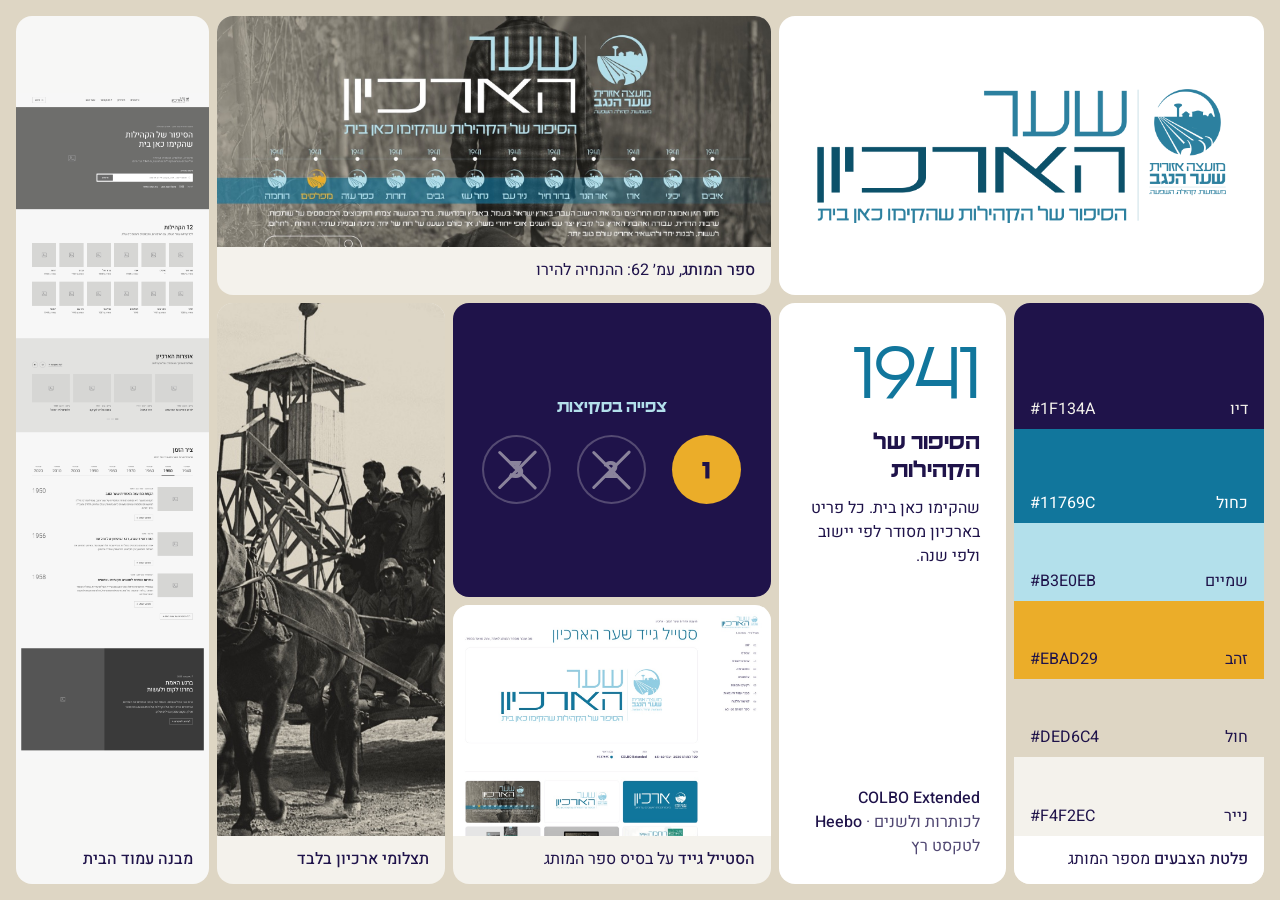
<file: index.html>
<!doctype html>
<html lang="he" dir="rtl">
<head>
<meta charset="utf-8">
<meta name="viewport" content="width=device-width, initial-scale=1">
<meta name="robots" content="noindex, nofollow">
<title>שער הארכיון · מאיפה הגענו</title>
<link rel="preconnect" href="https://fonts.googleapis.com">
<link rel="preconnect" href="https://fonts.gstatic.com" crossorigin>
<link rel="stylesheet" href="https://fonts.googleapis.com/css2?family=Heebo:wght@400;500;700&display=swap">
<link rel="stylesheet" href="assets/fonts/colbo/colbo.css">
<style>
  /* מסך פתיחה למצגת: פריים אחד בגובה המסך, אריחי בנטו עם החומרים שהסקיצה נבנתה מהם; הכפתור באמצע */
  :root {
    --blue: #11769C; --ink: #1F134A; --paper: #F4F2EC; --sand: #DED6C4; --sky: #B3E0EB; --gold: #EBAD29; --white: #FFFFFF;
    --ink-soft: rgba(31, 19, 74, .78);
    --display: "COLBO", "Heebo", sans-serif; --text: "Heebo", system-ui, sans-serif;
    --gap: 8px; --pad: 16px; --r: 16px;
    --ease: cubic-bezier(.16, 1, .3, 1);
  }
  * { box-sizing: border-box; }
  html, body { margin: 0; background: var(--sand); color: var(--ink); font-family: var(--text); }
  html, body { height: 100%; overflow: hidden; } /* אורי: עמוד ללא גלילה — בכל מכשיר */
  img { display: block; max-width: 100%; }
  ::selection { background: var(--sky); color: var(--ink); }

  .bento {
    height: 100svh; padding: var(--pad); display: grid; gap: var(--gap);
    grid-template-columns: 1.1fr 1fr 1.4fr 1fr .85fr;
    grid-template-rows: 1fr 1.05fr 1fr;
    grid-template-areas:
      "logo  logo  book  book  wf"
      "pal   type  cta   photo wf"
      "pal   type  sg    photo wf";
  }
  .tile { position: relative; overflow: hidden; border-radius: var(--r); background: var(--paper); display: flex; flex-direction: column; min-width: 0; min-height: 0; }
  .tile__media { flex: 1; min-height: 0; overflow: hidden; }
  .tile__media img { width: 100%; height: 100%; object-fit: cover; }
  .tile__cap { padding: 12px 16px 14px; font-size: 16px; line-height: 1.4; color: var(--ink); }
  .tile__cap b { font-weight: 500; }

  /* לוגו + משפט פתיחה */
  .t-logo { grid-area: logo; background: var(--white); padding: clamp(20px, 3vw, 40px); justify-content: center; align-items: center; } /* אורי 26.10: בלי שורת ההסבר — הלוגו לבד, ממורכז */
  .t-logo img { flex: 1 1 auto; min-height: 0; width: 100%; max-width: 520px; object-fit: contain; object-position: center; }
  .t-logo p { margin: 16px 0 0; font-family: var(--display); font-size: clamp(20px, 1.7vw, 28px); line-height: 1.25; max-width: 22em; }

  /* ספר המותג */
  .t-book { grid-area: book; }
  .t-book .tile__media img { object-position: center 28%; }

  /* השלד — נגלל לאט בתוך האריח */
  .t-wf { grid-area: wf; background: #F7F7F6; }
  .t-wf .tile__media img { height: auto; object-fit: initial; }

  /* פלטה */
  .t-pal { grid-area: pal; }
  .swatches { flex: 1; display: grid; grid-template-rows: 1.6fr 1.2fr 1fr 1fr 1fr 1fr; min-height: 0; }
  .sw { display: flex; align-items: flex-end; justify-content: space-between; gap: 8px; padding: 8px 16px; font-size: 16px; min-height: 0; }
  .sw span:last-child { font-variant-numeric: tabular-nums; direction: ltr; }
  .sw--ink { background: var(--ink); color: var(--paper); }
  .sw--blue { background: var(--blue); color: var(--white); }
  .sw--sky { background: var(--sky); color: var(--ink); }
  .sw--gold { background: var(--gold); color: var(--ink); }
  .sw--sand { background: var(--sand); color: var(--ink); }
  .sw--paper { background: var(--paper); color: var(--ink); }
  /* אורי 26.10: מעבר עכבר על צבע — הפס שלו מתרחב קצת בגובה, באותו מבנה */
  .swatches { transition: grid-template-rows 320ms var(--ease); }
  .swatches:has(.sw--ink:hover) { grid-template-rows: 2.05fr 1.2fr 1fr 1fr 1fr 1fr; }
  .swatches:has(.sw--blue:hover) { grid-template-rows: 1.6fr 1.65fr 1fr 1fr 1fr 1fr; }
  .swatches:has(.sw--sky:hover) { grid-template-rows: 1.6fr 1.2fr 1.45fr 1fr 1fr 1fr; }
  .swatches:has(.sw--gold:hover) { grid-template-rows: 1.6fr 1.2fr 1fr 1.45fr 1fr 1fr; }
  .swatches:has(.sw--sand:hover) { grid-template-rows: 1.6fr 1.2fr 1fr 1fr 1.45fr 1fr; }
  .swatches:has(.sw--paper:hover) { grid-template-rows: 1.6fr 1.2fr 1fr 1fr 1fr 1.45fr; }
  @media (prefers-reduced-motion: reduce) { .swatches { transition: none; } }

  /* טיפוגרפיה */
  .t-type { grid-area: type; background: var(--white); padding: clamp(16px, 2vw, 28px); justify-content: space-between; }
  .type-big { font-family: var(--display); font-weight: 300; font-size: clamp(56px, min(8vw, 17svh), 150px); line-height: .85; letter-spacing: -0.03em; color: var(--blue); margin: 0; }
  .type-head { font-family: var(--display); font-weight: 700; font-size: clamp(24px, 2.1vw, 36px); line-height: 1.05; margin: 12px 0 0; }
  .type-body { font-size: 16px; line-height: 1.5; margin: 12px 0 0; }
  .type-names { margin: 16px 0 0; font-size: 16px; line-height: 1.5; color: var(--ink-soft); }
  .type-names b { color: var(--ink); font-weight: 500; }

  /* הכפתור באמצע */
  .t-cta { grid-area: cta; background: var(--ink); align-items: center; justify-content: center; padding: 24px; }
  .cta {
    display: inline-flex; align-items: center; gap: 12px; min-height: 72px; padding: 0 clamp(20px, 2.2vw, 36px) 0 clamp(16px, 1.8vw, 28px); border-radius: 999px; white-space: nowrap;
    background: var(--gold); color: var(--ink); font-family: var(--display); font-size: clamp(22px, 1.9vw, 30px); font-weight: 700; text-decoration: none;
    transition: transform 280ms var(--ease), background-color 200ms ease;
  }
  .cta svg { width: 24px; height: 24px; flex: none; transition: transform 280ms var(--ease); }
  .cta:hover { background: #F2BE4A; transform: translateY(-2px); }
  .cta:hover svg { transform: translateX(-4px); }
  .cta:active { transform: translateY(0) scale(.98); }
  .cta:focus-visible { outline: 3px solid var(--sky); outline-offset: 4px; }
  /* שלושה קישורים לסקיצות */
  .t-cta { flex-direction: column; gap: 16px; }
  .cta-h { margin: 0; color: var(--sky); font-family: var(--display); font-weight: 700; font-size: clamp(18px, 1.5vw, 24px); line-height: 1.2; }
  .cta-row { display: flex; gap: clamp(20px, 2vw, 28px); }
  .cta--n { justify-content: center; width: clamp(64px, 5.4vw, 88px); height: clamp(64px, 5.4vw, 88px); min-height: 0; padding: 0; font-size: clamp(30px, 2.6vw, 42px); line-height: 1; }
  /* מעבר עכבר על מספר: הקופסה מקבלת את הפתיחה של אותה סקיצה (צבע, תמונה, טיפוגרפיה) */
  .t-cta { position: relative; isolation: isolate; transition: background-color 300ms ease; }
  .cta-bg { position: absolute; inset: 0; z-index: -1; opacity: 0; transition: opacity 320ms ease; pointer-events: none; }
  .cta-bg--1 { background: linear-gradient(rgba(133, 128, 118, .9), rgba(133, 128, 118, 0) 120px), linear-gradient(#B9B3A4, #B9B3A4), url("1st/assets/img/hero/ruhama-1944-3.jpg") center 40% / cover; background-blend-mode: multiply, multiply, normal; }
  .cta-bg--2 { background: var(--white); }
  .cta-bg--2::before { content: ""; position: absolute; inset: 0; background: url("2nd/assets/img/arch/nahaloz-1953-1-640.jpg") center 40% / cover; opacity: .13; /* אורי 26.10: תמונה מורגשת יותר */ }
  .cta-h { position: relative; transition: color 300ms ease; }
  .t-cta:has([data-s="1"]:is(:hover, :focus-visible)) .cta-bg--1,
  .t-cta:has([data-s="2"]:is(:hover, :focus-visible)) .cta-bg--2 { opacity: 1; }
  /* 1: צילום ספיה, קולבו רגיל בלבן */
  .t-cta:has([data-s="1"]:is(:hover, :focus-visible)) .cta-h { color: var(--white); font-weight: 400; }
  /* 2: לבן עם צילום ב-7%, קולבו דק בכחול */
  .t-cta:has([data-s="2"]:is(:hover, :focus-visible)) .cta-h { color: var(--blue); font-weight: 300; }
  /* 3: כחול כהה בלי תמונה, קולבו שחור-עבה בלבן עם נקודה צהובה, ועיגול קטן שמסתובב סביב המספר */
  .t-cta:has([data-s="3"]:is(:hover, :focus-visible)) .cta-h { color: var(--white); font-weight: 900; }
  .t-cta:has([data-s="3"]:is(:hover, :focus-visible)) .cta-h::after { content: ""; display: inline-block; width: .3em; height: .3em; margin-inline-start: .08em; border-radius: 50%; background: var(--gold); }
  .cta--n { position: relative; }
  .cta-orbit { position: absolute; inset: -10px; border-radius: 50%; border: 1px solid rgba(255, 255, 255, .22); opacity: 0; transition: opacity 260ms ease; pointer-events: none; }
  .cta-orbit span { position: absolute; left: 50%; top: 0; width: 10px; height: 10px; margin: -5px 0 0 -5px; border-radius: 50%; background: var(--gold); }
  .cta--n[data-s="3"]:is(:hover, :focus-visible) .cta-orbit { opacity: 1; animation: cta-orbit 4s linear infinite; }
  .cta--n[data-s="3"]:hover { transform: none; }
  @keyframes cta-orbit { to { transform: rotate(360deg); } }
  /* אורי 26.10: גם המספר עצמו מקבל את הכפתור של הסקיצה (3 נשאר כמו שהוא) */
  .cta--n { transition: transform 280ms var(--ease), background-color 200ms ease, color 200ms ease, box-shadow 200ms ease; }
  .cta--n[data-s="1"]:is(:hover, :focus-visible) { background: var(--blue); color: var(--white); font-weight: 400; transform: none; }
  .cta--n[data-s="2"]:is(:hover, :focus-visible) { background: var(--blue); color: var(--white); font-family: "Heebo", system-ui, sans-serif; font-weight: 500; transform: none;
    box-shadow: 0 1px 2px rgba(31, 19, 74, .16), 0 1px 3px 1px rgba(31, 19, 74, .08); }
  @media (prefers-reduced-motion: reduce) { .cta--n[data-s="3"]:is(:hover, :focus-visible) .cta-orbit { animation: none; } .cta-bg, .cta-h, .t-cta { transition: none; } }

  /* סקיצות 2 ו-3 לא נבחרו: מספר מעומעם עם איקס; רק 1 נשארת כרגיל (אורי 2.11) */
  .cta--n.is-off { background: transparent; color: var(--paper); opacity: .5; box-shadow: inset 0 0 0 2px rgba(244, 242, 236, .5); cursor: default; user-select: none; }
  .cta--n.is-off:hover { background: transparent; transform: none; }
  .cta--n.is-off::before, .cta--n.is-off::after { content: ""; position: absolute; inset-inline-start: 50%; top: 50%; width: 76%; height: 3px; margin-inline-start: -38%; border-radius: 2px; background: var(--paper); }
  .cta--n.is-off::before { transform: translateY(-50%) rotate(45deg); }
  .cta--n.is-off::after { transform: translateY(-50%) rotate(-45deg); }

  /* תצלומי ארכיון — מתחלפים */
  .t-photo { grid-area: photo; }
  .stack { position: relative; }
  .stack img { position: absolute; inset: 0; opacity: 0; transition: opacity 1200ms ease; }
  .stack img.is-on { opacity: 1; }

  /* הסטייל גייד */
  .t-sg { grid-area: sg; }
  .t-sg .tile__media img { object-position: center top; }

  /* מסך נמוך (מחשב נייד קטן): בלי שורת ההסבר באריח הטיפוגרפיה */
  @media (min-width: 1024px) and (max-height: 700px) { .type-body { display: none; } .t-logo { padding: 20px 24px; } .t-logo p { font-size: 20px; margin-top: 8px; } }

  /* אורי: לחיצה על עמוד 62 או על השלד פותחת את התמונה בגדול (dialog: Esc, לחיצה על הרקע או X סוגרים) */
  .zoom { all: unset; display: block; flex: 1; min-height: 0; overflow: hidden; cursor: zoom-in; }
  .zoom:focus-visible { outline: 3px solid var(--blue); outline-offset: -3px; }
  .zoom img { width: 100%; height: 100%; object-fit: cover; transition: transform 400ms var(--ease); }
  .t-book .zoom:hover img { transform: scale(1.02); }
  .t-wf .zoom img { height: auto; object-fit: initial; }
  .zoom.stack { position: relative; } /* אורי 26.10: גם התצלומים והסטייל גייד נפתחים בגדול */
  .t-sg .zoom img { object-position: center top; }
  .t-photo .zoom:hover img.is-on, .t-sg .zoom:hover img { transform: scale(1.02); }
  .lb { width: 100vw; height: 100svh; max-width: none; max-height: none; margin: 0; padding: 0; border: 0; background: transparent; color: var(--paper); overflow: hidden; }
  .lb::backdrop { background: rgba(31, 19, 74, .92); }
  .lb[open] { display: grid; place-items: center; animation: lb-in 220ms var(--ease); }
  @keyframes lb-in { from { opacity: 0; transform: scale(.98); } }
  .lb__fig { margin: 0; max-width: 92vw; max-height: 100svh; }
  .lb__fig img { display: block; max-width: 92vw; max-height: 88svh; width: auto; height: auto; border-radius: 8px; }
  .lb--tall .lb__fig { height: 100svh; overflow-y: auto; padding: 48px 0; scrollbar-width: thin; }
  .lb--tall .lb__fig img { max-height: none; width: min(1100px, 84vw); }
  .lb__close { position: fixed; top: 16px; left: 16px; width: 48px; height: 48px; border: 0; border-radius: 50%; background: var(--paper); color: var(--ink); display: grid; place-items: center; cursor: pointer; transition: background-color 200ms ease; }
  .lb__close:hover { background: var(--white); }
  .lb__close:focus-visible { outline: 3px solid var(--sky); outline-offset: 3px; }
  .lb__close svg { width: 24px; height: 24px; }
  @media (prefers-reduced-motion: reduce) { .lb[open] { animation: none; } .zoom img { transition: none; } }

  /* כניסה: האריחים עולים בזה אחר זה; בלי סקריפט הכל גלוי */
  .js .tile { opacity: 0; transform: translateY(20px); }
  .js .tile.is-in { opacity: 1; transform: none; transition: opacity 700ms var(--ease), transform 900ms var(--ease); }
  .t-wf .zoom img { animation: pan 60s ease-in-out 1.2s infinite alternate; }
  @keyframes pan { to { transform: translateY(calc(-100% + var(--wf-h, 600px))); } }

  @media (prefers-reduced-motion: reduce) {
    .js .tile { opacity: 1; transform: none; }
    .js .tile.is-in { transition: none; }
    .t-wf .zoom img { animation: none; }
    .stack img { transition: none; }
    .cta, .cta svg { transition: none; }
  }

  /* טאבלט וטלפון: גם כאן בלי גלילה — שתי עמודות, הכפתור מתחת לספר המותג, הכיתובים קצרים */
  @media (max-width: 1023px) {
    :root { --pad: 12px; --r: 12px; }
    .bento { grid-template-columns: 1fr 1fr; grid-template-rows: .75fr 1.1fr .55fr 1fr 1fr 1fr;
      grid-template-areas: "logo logo" "book book" "cta cta" "pal type" "photo wf" "sg wf"; }
    .t-logo { padding: 16px; flex-direction: row; align-items: center; gap: 16px; }
    .t-logo img { width: 52%; }
    .t-logo p { margin: 0; font-size: clamp(16px, 2.6vw, 22px); }
    .tile__cap { padding: 8px 12px 10px; font-size: 15px; }
    .type-big { font-size: clamp(48px, 9vw, 96px); }
    .type-head { font-size: clamp(18px, 3.2vw, 28px); margin-top: 8px; }
    .type-body { display: none; }
    .type-names { margin-top: 8px; font-size: 15px; }
    .swatches { grid-template-rows: none; grid-template-columns: repeat(6, 1fr); }
    .sw { padding: 8px 6px; font-size: 15px; justify-content: center; }
    .sw span:last-child { display: none; }
  }
  @media (max-width: 599px) {
    .bento { grid-template-rows: .7fr 1fr .5fr 1.15fr 1fr 1fr; }
    .t-logo { flex-direction: column; align-items: flex-start; justify-content: center; gap: 8px; }
    .t-logo img { width: 78%; }
    .t-logo p { font-size: 16px; }
    .cta { min-height: 56px; font-size: 22px; padding: 0 28px 0 22px; }
    .cta--n { width: 56px; height: 56px; padding: 0; font-size: 26px; }
    .sw span:last-child { display: none; }
    .type-names { display: none; }
    .tile__cap .more { display: none; }
    .sw span { display: none; }
  }
</style>
</head>
<body>
<main class="bento">
  <section class="tile t-logo" aria-label="שער הארכיון">
    <img src="img/logo-paper.png" width="1306" height="428" alt="שער הארכיון · מועצה אזורית שער הנגב">
  </section>

  <figure class="tile t-book" style="margin:0">
    <button type="button" class="tile__media zoom" data-zoom="img/page62.jpg" aria-label="הגדלה: עמוד 62 בספר המותג"><img src="img/page62.jpg" width="1600" height="900" alt="עמוד 62 בספר המותג: הירו עם הלוגו, שורת הסיפור ופס 12 הקהילות"></button>
    <figcaption class="tile__cap"><b>ספר המותג</b><span class="more">, עמ׳ 62: ההנחיה להירו</span></figcaption>
  </figure>

  <figure class="tile t-wf" style="margin:0">
    <button type="button" class="tile__media zoom" data-zoom="img/wireframe.jpg" data-tall aria-label="הגדלה: השלד של עמוד הבית"><img src="img/wireframe.jpg" width="1440" height="4960" alt="השלד של עמוד הבית, מההירו ועד הפוטר"></button>
    <figcaption class="tile__cap"><b>מבנה עמוד הבית</b></figcaption>
  </figure>

  <section class="tile t-pal" aria-label="פלטת הצבעים">
    <div class="swatches">
      <div class="sw sw--ink"><span>דיו</span><span>#1F134A</span></div>
      <div class="sw sw--blue"><span>כחול</span><span>#11769C</span></div>
      <div class="sw sw--sky"><span>שמיים</span><span>#B3E0EB</span></div>
      <div class="sw sw--gold"><span>זהב</span><span>#EBAD29</span></div>
      <div class="sw sw--sand"><span>חול</span><span>#DED6C4</span></div>
      <div class="sw sw--paper"><span>נייר</span><span>#F4F2EC</span></div>
    </div>
    <p class="tile__cap" style="margin:0;background:var(--white)"><b>פלטת הצבעים</b><span class="more"> מספר המותג</span></p>
  </section>

  <section class="tile t-type" aria-label="טיפוגרפיה">
    <div>
      <p class="type-big" aria-hidden="true">1941</p>
      <p class="type-head">הסיפור של הקהילות</p>
      <p class="type-body">שהקימו כאן בית. כל פריט בארכיון מסודר לפי יישוב ולפי שנה.</p>
    </div>
    <p class="type-names"><b>COLBO Extended</b> לכותרות ולשנים · <b>Heebo</b> לטקסט רץ</p>
  </section>

  <section class="tile t-cta" aria-labelledby="cta-h">
    <!-- אורי 26.10: שלוש הסקיצות הסופיות (1st · 2nd · 3rd) -->
    <span class="cta-bg cta-bg--1" aria-hidden="true"></span>
    <span class="cta-bg cta-bg--2" aria-hidden="true"></span>
    <p class="cta-h" id="cta-h">צפייה בסקיצות</p>
    <nav class="cta-row" aria-labelledby="cta-h">
      <a class="cta cta--n" data-s="1" href="sitemap.html" aria-label="סקיצה 1, הסקיצה שנבחרה. מעבר למפת האתר">1</a>
      <span class="cta cta--n is-off" role="img" aria-label="סקיצה 2, לא נבחרה">2</span>
      <span class="cta cta--n is-off" role="img" aria-label="סקיצה 3, לא נבחרה">3</span>
    </nav>
  </section>

  <figure class="tile t-photo" style="margin:0">
    <button type="button" class="tile__media stack zoom" aria-label="הגדלה: תצלום הארכיון המוצג">
      <!-- אורי 26.10: רק התצלום עם הסוס (כמו ברקע של 2) -->
      <img class="is-on" src="img/nahaloz-1953-1.jpg" alt="תצלום ארכיון: עגלה רתומה לסוס ומגדל שמירה, נחל עוז">
    </button>
    <figcaption class="tile__cap"><b>תצלומי ארכיון בלבד</b></figcaption>
  </figure>

  <figure class="tile t-sg" style="margin:0">
    <button type="button" class="tile__media zoom" data-zoom="img/styleguide.jpg" aria-label="הגדלה: הסטייל גייד"><img src="img/styleguide.jpg" width="1400" height="1750" alt="הסטייל גייד: הלוגו, הצבע הראשי והגופן"></button>
    <figcaption class="tile__cap"><b>הסטייל גייד</b><span class="more"> על בסיס ספר המותג</span></figcaption>
  </figure>
</main>
<dialog class="lb" id="lb" aria-label="תצוגה מקדימה">
  <figure class="lb__fig"><img id="lbImg" alt=""></figure>
  <button type="button" class="lb__close" id="lbClose" aria-label="סגירה"><svg viewBox="0 0 24 24" fill="none" stroke="currentColor" stroke-width="2.2" stroke-linecap="round" aria-hidden="true"><path d="M6 6l12 12M18 6L6 18"/></svg></button>
</dialog>
<script>
  (function () {
    var root = document.documentElement; root.classList.add('js');
    var tiles = [].slice.call(document.querySelectorAll('.tile'));
    // סדר הכניסה: מהלוגו, דרך הכפתור, אל השאר
    var order = ['t-logo', 't-cta', 't-book', 't-type', 't-pal', 't-photo', 't-sg', 't-wf'];
    tiles.sort(function (a, b) { return order.indexOf(a.classList[1]) - order.indexOf(b.classList[1]); });
    requestAnimationFrame(function () { tiles.forEach(function (t, i) { setTimeout(function () { t.classList.add('is-in'); }, 80 + i * 80); }); });
    // תצוגה מקדימה בגדול: עמוד 62 בגובה המסך, השלד ברוחב קריא עם גלילה בתוך החלון
    var lb = document.getElementById('lb'), lbImg = document.getElementById('lbImg');
    [].forEach.call(document.querySelectorAll('.zoom'), function (z) {
      z.addEventListener('click', function () {
        var cur = z.querySelector('img.is-on') || z.querySelector('img'); // בתצלומים המתחלפים: התצלום שמוצג עכשיו
        lbImg.src = z.dataset.zoom || cur.getAttribute('src'); lbImg.alt = cur.alt || 'תצלום ארכיון';
        lb.classList.toggle('lb--tall', z.hasAttribute('data-tall'));
        lb.showModal();
        lb.querySelector('.lb__fig').scrollTop = 0; // השלד נפתח מההירו
        document.getElementById('lbClose').focus({ preventScroll: true });
      });
    });
    document.getElementById('lbClose').addEventListener('click', function () { lb.close(); });
    lb.addEventListener('click', function (e) { if (e.target === lb || e.target.classList.contains('lb__fig')) lb.close(); });
    // השלד נגלל עד הסוף ובחזרה, לפי גובה האריח
    var wf = document.querySelector('.t-wf .zoom');
    function size() { wf.style.setProperty('--wf-h', wf.clientHeight + 'px'); }
    addEventListener('resize', size); size();
    // התצלומים מתחלפים כל 4 שניות (לא בתנועה מופחתת)
    if (matchMedia('(prefers-reduced-motion: reduce)').matches) return;
    var imgs = document.querySelectorAll('.stack img'), n = 0;
    setInterval(function () { imgs[n].classList.remove('is-on'); n = (n + 1) % imgs.length; imgs[n].classList.add('is-on'); }, 4000);
  })();
</script>
</body>
</html>
</file>
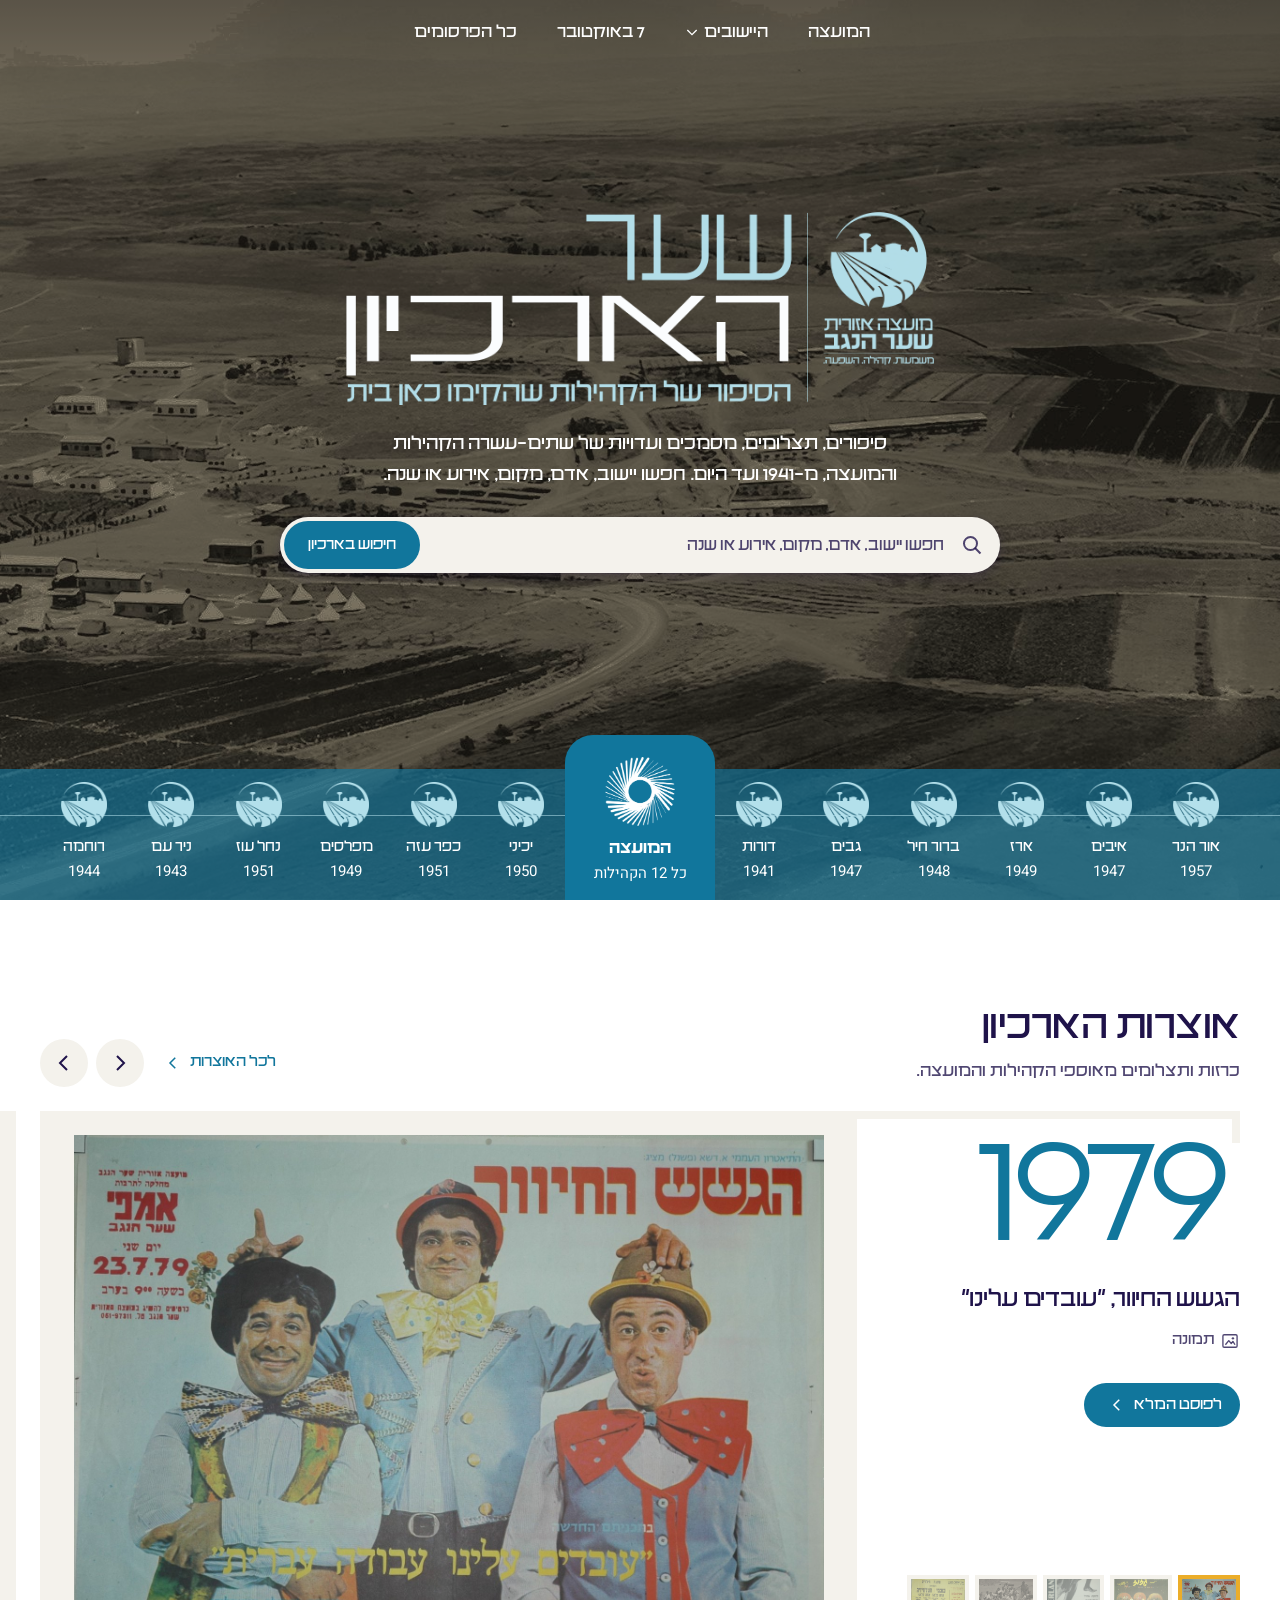
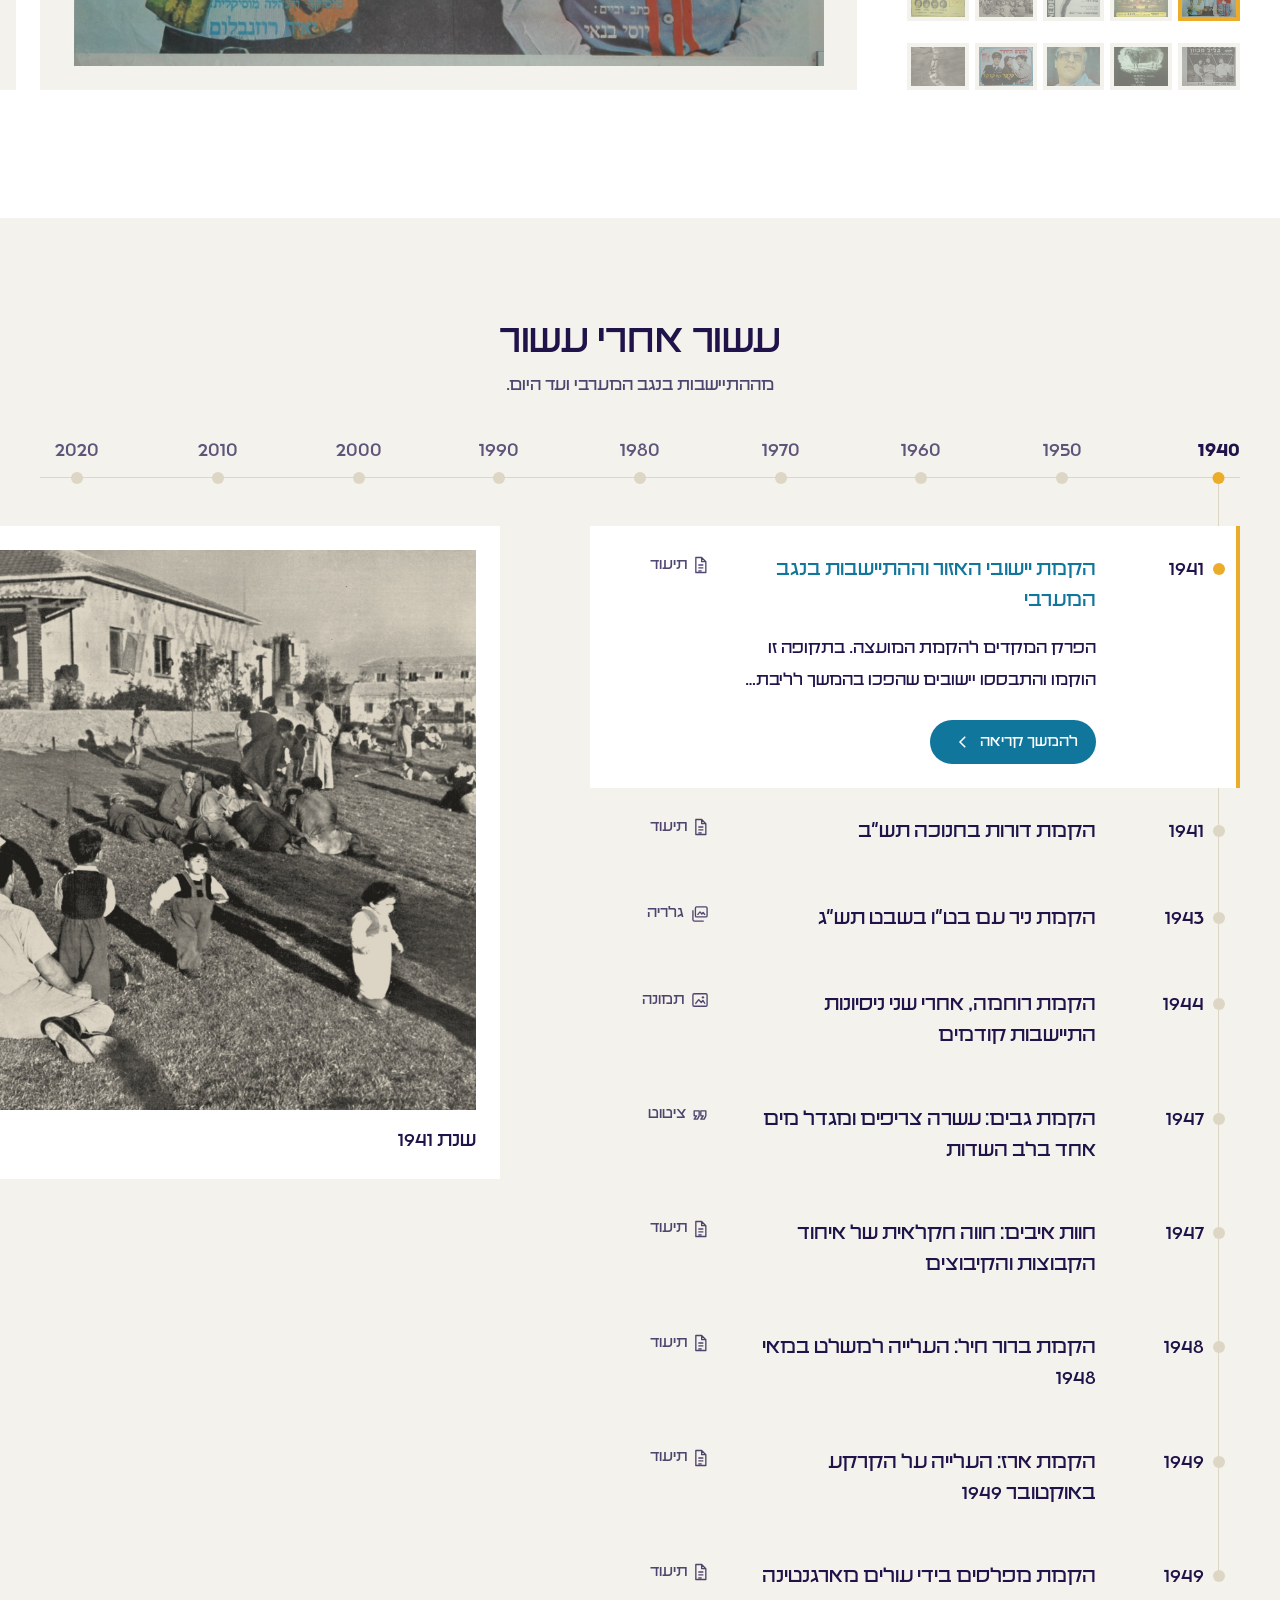
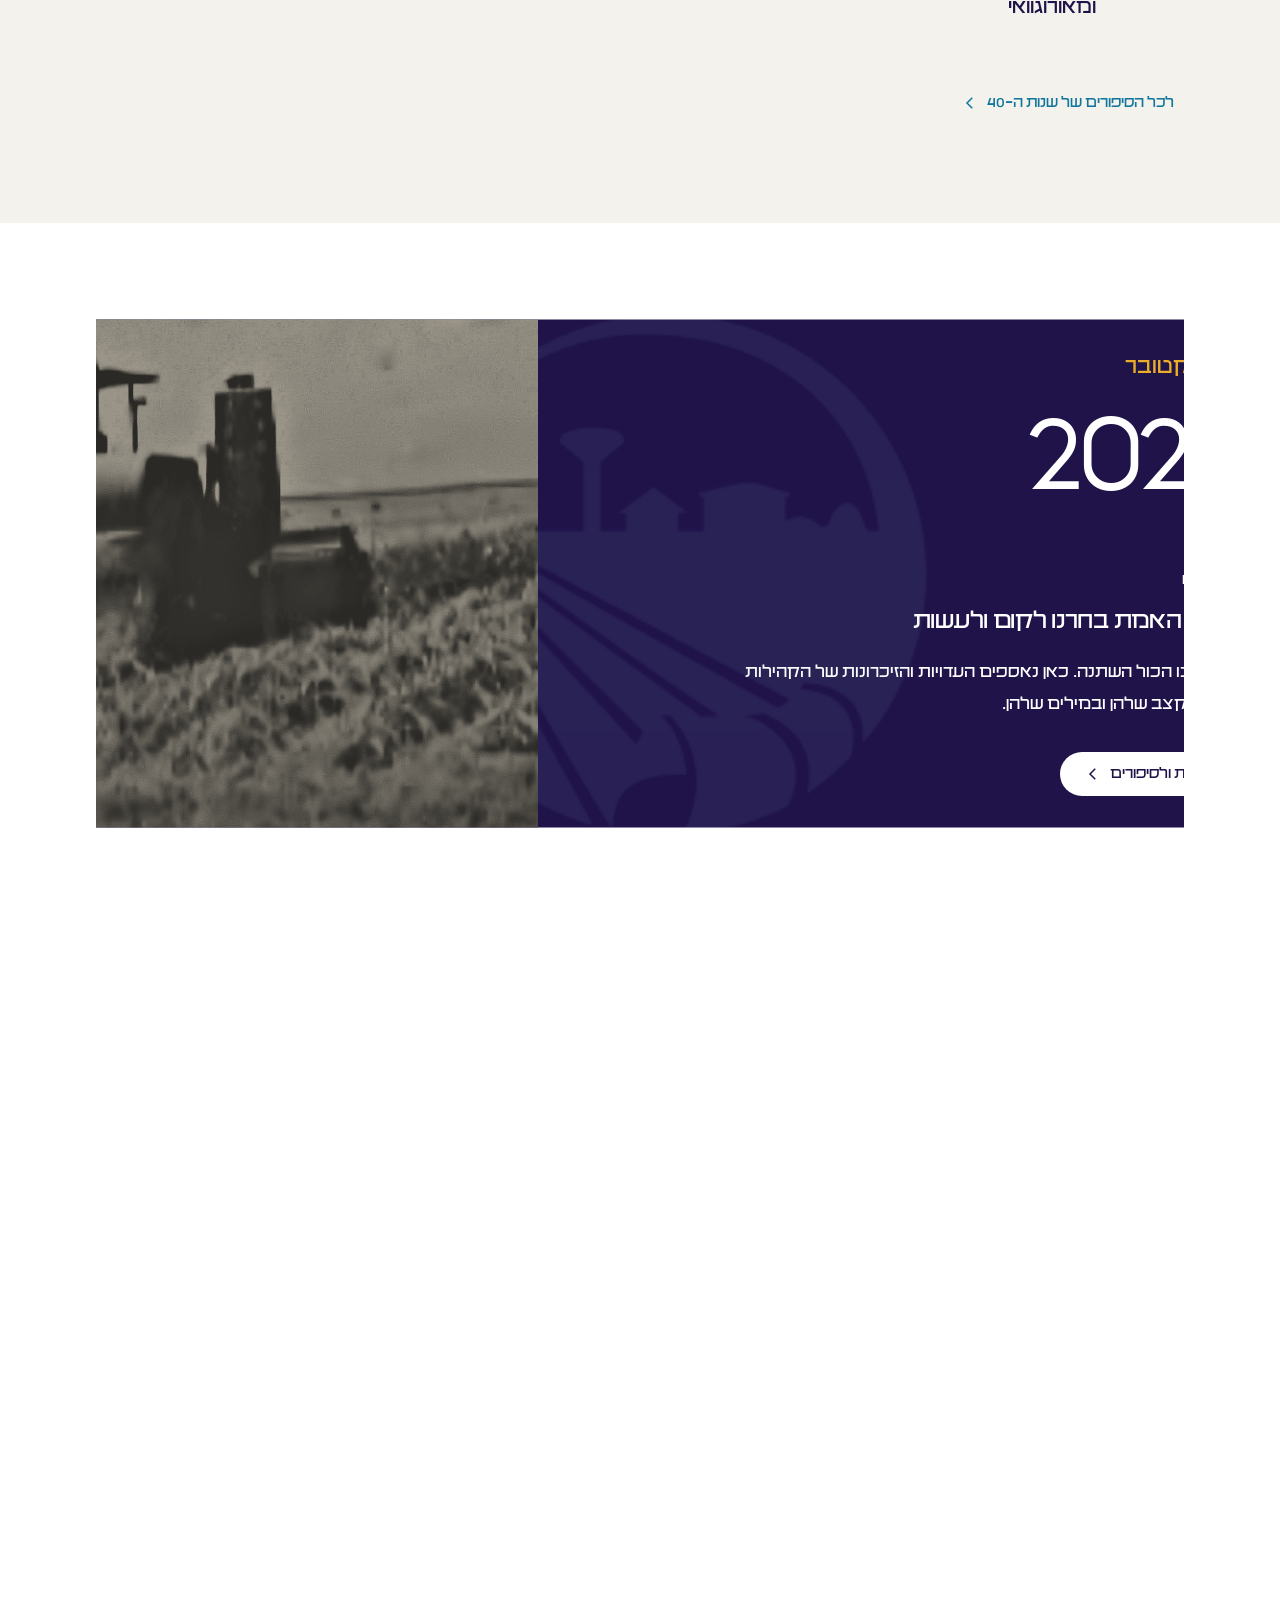
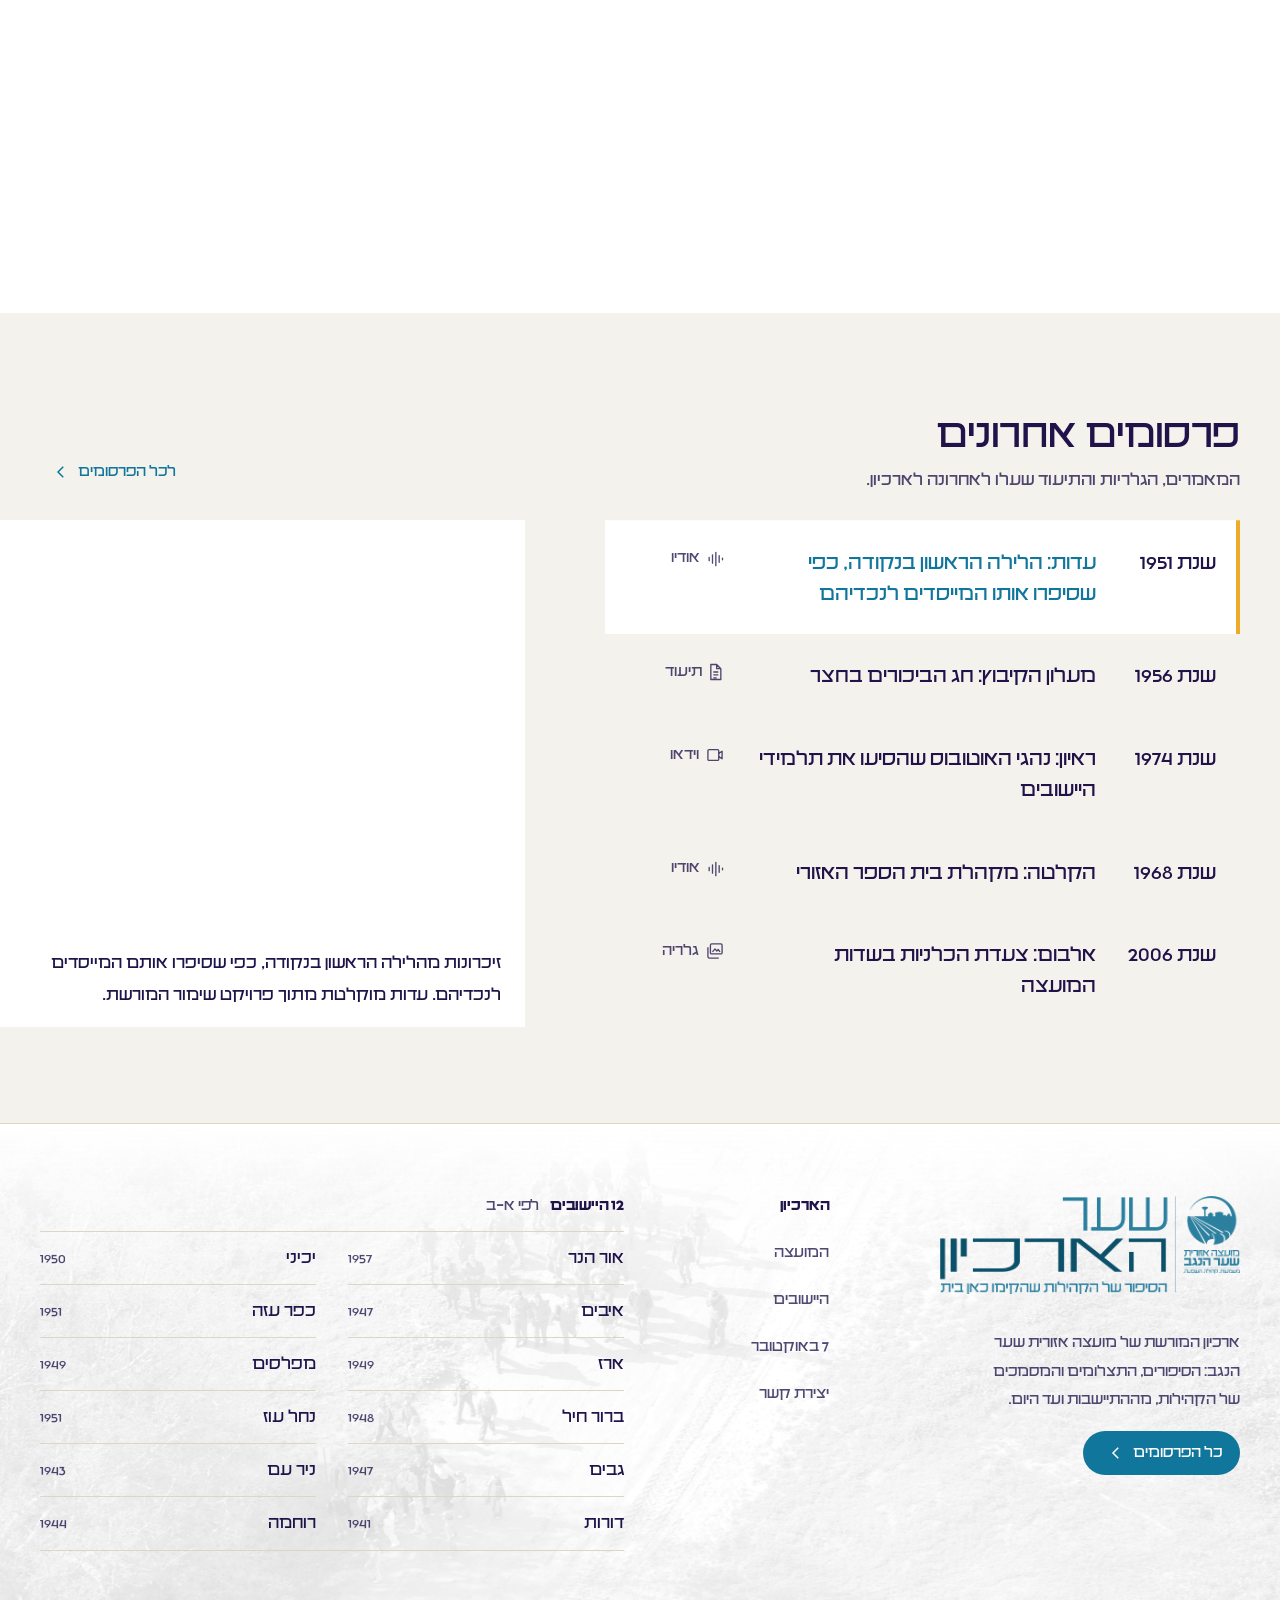
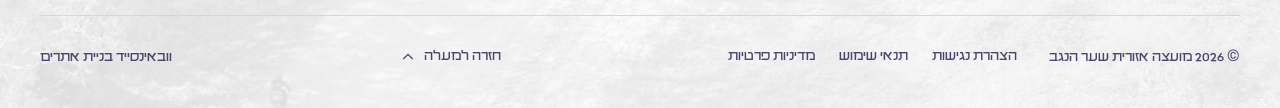
<file: 1st/index.html>
<!doctype html>
<html lang="he" dir="rtl">
<head>
<meta charset="utf-8">
<meta name="robots" content="noindex, nofollow">
<meta name="viewport" content="width=device-width, initial-scale=1">
<title>שער הארכיון · הסיפור של הקהילות שהקימו כאן בית (סקיצה 1)</title>
<meta name="description" content="ארכיון המורשת של מועצה אזורית שער הנגב: סיפורים, תצלומים ומסמכים של הקהילות, לפי מקום ולפי זמן.">
<link rel="icon" type="image/png" href="assets/img/icon.png">
<link rel="preconnect" href="https://fonts.googleapis.com">
<link rel="preconnect" href="https://fonts.gstatic.com" crossorigin>
<link rel="stylesheet" href="../assets/fonts/colbo/colbo.css">
<link rel="stylesheet" href="https://fonts.googleapis.com/css2?family=Heebo:wght@400;500;700&display=swap">
<link rel="stylesheet" href="assets/style.css?v=44a">
<link rel="stylesheet" href="assets/motion.css?v=44a">
<link rel="stylesheet" href="assets/polish.css?v=44a">
<link rel="stylesheet" href="assets/m3.css?v=44a">
<link rel="stylesheet" href="assets/responsive.css?v=44zz2">
<!-- סימון JS מיידי (בלי טעינת קובץ): מאפשר לרגע ההירו להתחיל מהצביעה הראשונה -->
<script>document.documentElement.classList.add('js', 'im-js');</script>
<script defer src="assets/motion.js?v=44b"></script>
<script defer src="assets/app.js?v=44zzb"></script>
</head>
<body>
<a class="skip-link" href="#main">דילוג לתוכן</a>

<svg width="0" height="0" style="position:absolute" aria-hidden="true">
  <symbol id="i-menu" viewBox="0 0 24 24"><path d="M4 7h16M4 12h16M4 17h16" fill="none" stroke="currentColor" stroke-width="2"/></symbol>
  <symbol id="i-close" viewBox="0 0 24 24"><path d="M6 6l12 12M18 6L6 18" fill="none" stroke="currentColor" stroke-width="2"/></symbol>
  <symbol id="i-search" viewBox="0 0 24 24"><circle cx="10.5" cy="10.5" r="6.5" fill="none" stroke="currentColor" stroke-width="2"/><path d="M15.5 15.5 21 21" stroke="currentColor" stroke-width="2" stroke-linecap="square"/></symbol>
  <symbol id="i-prev" viewBox="0 0 24 24"><path d="M9 5l7 7-7 7" fill="none" stroke="currentColor" stroke-width="2"/></symbol>
  <symbol id="i-next" viewBox="0 0 24 24"><path d="M15 5l-7 7 7 7" fill="none" stroke="currentColor" stroke-width="2"/></symbol>
  <!-- תבניות פוסט (Post Formats) — אייקוני קו בסגנון Material Symbols Outlined, 24×24 -->
  <symbol id="f-decade" viewBox="0 0 24 24"><path d="M4 6.5h16V20H4z M4 10.5h16 M8.5 4v4 M15.5 4v4" fill="none" stroke="currentColor" stroke-width="1.6" stroke-linejoin="round" stroke-linecap="round"/></symbol><symbol id="f-topic" viewBox="0 0 24 24"><path d="M3.5 12.2V4.5a1 1 0 0 1 1-1h7.7l8.3 8.3a1 1 0 0 1 0 1.4l-7.3 7.3a1 1 0 0 1-1.4 0z" fill="none" stroke="currentColor" stroke-width="1.6" stroke-linejoin="round"/><circle cx="8" cy="8" r="1.4" fill="none" stroke="currentColor" stroke-width="1.6"/></symbol><symbol id="f-standard" viewBox="0 0 24 24"><path d="M7 3h7l5 5v13H7z M14 3v5h5 M10 12h6 M10 15.5h6 M10 19h4" fill="none" stroke="currentColor" stroke-width="1.6" stroke-linejoin="round"/></symbol>
  <symbol id="f-image" viewBox="0 0 24 24"><rect x="3.5" y="4.5" width="17" height="15" rx="1.5" fill="none" stroke="currentColor" stroke-width="1.6"/><path d="M6.5 16.5l4-5 3 3.5 2-2.5 2.5 4" fill="none" stroke="currentColor" stroke-width="1.6" stroke-linejoin="round"/><circle cx="15.5" cy="8.8" r="1.4" fill="currentColor"/></symbol>
  <symbol id="f-gallery" viewBox="0 0 24 24"><rect x="6.5" y="3.5" width="14" height="12" rx="1.5" fill="none" stroke="currentColor" stroke-width="1.6"/><path d="M3.5 7.5v11a2 2 0 0 0 2 2h11 M9 13l3-3.5 2.2 2.5 1.6-1.8L18 13" fill="none" stroke="currentColor" stroke-width="1.6" stroke-linejoin="round"/></symbol>
  <symbol id="f-link" viewBox="0 0 24 24"><path d="M10 14a4 4 0 0 0 5.66 0l3-3a4 4 0 0 0-5.66-5.66l-1 1 M14 10a4 4 0 0 0-5.66 0l-3 3a4 4 0 0 0 5.66 5.66l1-1" fill="none" stroke="currentColor" stroke-width="1.6" stroke-linecap="round"/></symbol>
  <symbol id="f-quote" viewBox="0 0 24 24"><path d="M5 17h4l2-4V7H5v6h3z M13 17h4l2-4V7h-6v6h3z" fill="none" stroke="currentColor" stroke-width="1.6" stroke-linejoin="round"/></symbol>
  <symbol id="f-video" viewBox="0 0 24 24"><rect x="3.5" y="5.5" width="13" height="13" rx="1.5" fill="none" stroke="currentColor" stroke-width="1.6"/><path d="M16.5 10l4-2.5v9l-4-2.5" fill="none" stroke="currentColor" stroke-width="1.6" stroke-linejoin="round"/></symbol>
  <symbol id="f-audio" viewBox="0 0 24 24"><path d="M5 10v4 M9 7v10 M13 4v16 M17 8v8 M21 11v2" fill="none" stroke="currentColor" stroke-width="1.6" stroke-linecap="round"/></symbol>
</svg>

<!-- 1. כותרת עליונה: נייר כברירת מחדל; שקופה רק כש-JS מאשר שהיא מעל ההירו (.is-over) -->
<header class="site-header is-over is-top" id="siteHeader">
  <a class="site-header__logo" href="index.html" aria-label="שער הארכיון, לעמוד הבית">
    <img src="assets/img/logo-wordmark-title.svg" width="346" height="132" alt="">
  </a>
  <nav aria-label="ניווט ראשי" id="siteNav">
    <ul>
      <li><a href="../archive-page-v1/index.html?type=council">המועצה</a></li>
      <li><a href="../archive-page-v1/index.html?type=all" data-nav="places">היישובים</a></li>
      <li><a href="../archive-page-v1/index.html?type=tag">7 באוקטובר</a></li>
      <li><a href="../archive-page-v1/index.html?type=all">כל הפרסומים</a></li>
    </ul>
  </nav>
  <a class="btn btn--search" href="#hero">
    <svg class="icon" aria-hidden="true"><use href="#i-search"/></svg><span class="btn__label">חיפוש<span class="btn__more"> בארכיון</span></span>
  </a>
  <!-- v44: מובייל/טאבלט — כפתור תפריט (Material icon button) שפותח את אותו ניווט כגיליון מתחת לכותרת -->
  <button class="site-header__menu" type="button" aria-expanded="false" aria-controls="drawer" aria-label="תפריט">
    <svg class="icon i-open" aria-hidden="true"><use href="#i-menu"/></svg><svg class="icon i-close" aria-hidden="true"><use href="#i-close"/></svg>
  </button>
</header>

<!-- 2.11 (אורי): מגירת ניווט בטאבלט/מובייל בנוסח סקיצה 2 (Material 3 navigation drawer) -->
<div class="drawer" id="drawer" aria-hidden="true">
  <div class="drawer__scrim" data-close></div>
  <nav class="drawer__panel" aria-label="תפריט">
    <div class="drawer__head"><button class="drawer__close" type="button" aria-label="סגירת התפריט" data-close><svg class="icon" aria-hidden="true"><use href="#i-close"/></svg></button><img src="assets/img/logo-wordmark-title.svg" alt="שער הארכיון"></div>
    <a href="index.html" aria-current="page">דף הבית</a><a href="../archive-page-v1/index.html?type=council">המועצה</a><a href="../archive-page-v1/index.html?type=all">היישובים</a><a href="../archive-page-v1/index.html?type=tag">7 באוקטובר</a><a href="../archive-page-v1/index.html?type=all">כל הפרסומים</a><hr><span class="drawer__label" aria-hidden="true">היישובים</span><a href="../archive-page-v1/index.html?type=all&amp;place=dorot">דורות</a><a href="../archive-page-v1/index.html?type=all&amp;place=nir-am">ניר עם</a><a href="../archive-page-v1/index.html?type=all&amp;place=ruhama">רוחמה</a><a href="../archive-page-v1/index.html?type=all&amp;place=gvim">גבים</a><a href="../archive-page-v1/index.html?type=all&amp;place=ivim">איבים</a><a href="../archive-page-v1/index.html?type=all&amp;place=bror-hayil">ברור חיל</a><a href="../archive-page-v1/index.html?type=all&amp;place=erez">ארז</a><a href="../archive-page-v1/index.html?type=all&amp;place=mefalsim">מפלסים</a><a href="../archive-page-v1/index.html?type=all&amp;place=yachini">יכיני</a><a href="../archive-page-v1/index.html?type=all&amp;place=kfar-aza">כפר עזה</a><a href="../archive-page-v1/index.html?type=all&amp;place=nahal-oz">נחל עוז</a><a href="../archive-page-v1/index.html?type=all&amp;place=or-haner">אור הנר</a>
  </nav>
</div>

<main id="main" tabindex="-1">

<!-- 2. הירו -->
<section class="hero on-dark" id="hero" aria-label="פתיחה">
  <!-- צילום: ברור חיל 1953. להחלפה בקובץ מקור ברזולוציה גבוהה מהמועצה -->
  <div class="hero__bed" aria-hidden="true"></div>
  <img class="hero__photo" src="assets/img/hero/ruhama-1944-3.jpg" width="1707" height="1066" alt="מבט מלמעלה על שדות ובתי היישוב, רוחמה, 1944" fetchpriority="high">
  <div class="hero__scrim" aria-hidden="true"></div>

  <div class="hero__inner">
    <h1><img class="hero__logo" src="assets/img/logo-light.png" width="1306" height="428" alt="שער הארכיון: הסיפור של הקהילות שהקימו כאן בית. מועצה אזורית שער הנגב"></h1>
    <!-- פתיח: להחלפה (נוסח השלד, לאישור המועצה) -->
    <p class="hero__lead">סיפורים, תצלומים, מסמכים ועדויות של שתים-עשרה הקהילות והמועצה, מ-1941 ועד היום. חפשו יישוב, אדם, מקום, אירוע או שנה.</p>

    <!-- חיפוש וורדפרס: GET /?s= -->
    <form class="search" role="search" action="/" method="get" id="searchForm">
      <label for="q" class="visually-hidden">חיפוש בארכיון</label>
      <div class="search__row">
        <div class="search__field">
          <svg class="icon" aria-hidden="true"><use href="#i-search"/></svg>
          <input id="q" name="s" type="search" autocomplete="off"
                 placeholder="חפשו יישוב, אדם, מקום, אירוע או שנה">
        </div>
        <button class="btn" type="submit"><svg class="icon" aria-hidden="true"><use href="#i-search"/></svg><span class="btn__label">חיפוש בארכיון</span></button>
      </div>
      <ul class="search__list" id="qList" role="listbox" aria-label="הצעות לחיפוש" hidden></ul>
      <p class="search__empty" id="qEmpty" hidden></p>
      <p class="visually-hidden" id="qStatus" role="status" aria-live="polite"></p>
      <p class="visually-hidden" id="qHint"></p>
      <p class="search__examples"><span>למשל:</span><a href="../archive-page-v1/index.html?type=all&amp;decade=1950"><svg class="icon" aria-hidden="true"><use href="#i-search"></use></svg>1950</a><a href="/shaar-hanegev-factories/"><svg class="icon" aria-hidden="true"><use href="#i-search"></use></svg>מפעלי שער הנגב</a><a href="../archive-page-v1/index.html?type=tag"><svg class="icon" aria-hidden="true"><use href="#i-search"></use></svg>7 באוקטובר</a></p>
    </form>
  </div>

  <!-- פס היישובים, עמ' 62. "המועצה" במרכז: ריכוז של כולם -->
  <nav class="places" aria-label="היישובים">
    <div class="places__band" aria-hidden="true"></div>
    <div class="places__axis" aria-hidden="true"></div>
    <ol>
      <li class="place"><a href="../archive-page-v1/index.html?type=all&amp;place=or-haner"><span class="emblem" aria-hidden="true"></span><span class="name">אור הנר</span><span class="year">1957</span></a></li>
      <li class="place"><a href="../archive-page-v1/index.html?type=all&amp;place=ivim"><span class="emblem" aria-hidden="true"></span><span class="name">איבים</span><span class="year">1947</span></a></li>
      <li class="place"><a href="../archive-page-v1/index.html?type=all&amp;place=erez"><span class="emblem" aria-hidden="true"></span><span class="name">ארז</span><span class="year">1949</span></a></li>
      <li class="place"><a href="../archive-page-v1/index.html?type=all&amp;place=bror-hayil"><span class="emblem" aria-hidden="true"></span><span class="name">ברור חיל</span><span class="year">1948</span></a></li>
      <li class="place"><a href="../archive-page-v1/index.html?type=all&amp;place=gvim"><span class="emblem" aria-hidden="true"></span><span class="name">גבים</span><span class="year">1947</span></a></li>
      <li class="place"><a href="../archive-page-v1/index.html?type=all&amp;place=dorot"><span class="emblem" aria-hidden="true"></span><span class="name">דורות</span><span class="year">1941</span></a></li>
      <li class="place place--council"><a href="../archive-page-v1/index.html?type=council"><span class="sun" aria-hidden="true"></span><span class="name">המועצה</span><span class="year">כל 12 הקהילות</span></a></li>
      <li class="place"><a href="../archive-page-v1/index.html?type=all&amp;place=yachini"><span class="emblem" aria-hidden="true"></span><span class="name">יכיני</span><span class="year">1950</span></a></li>
      <li class="place"><a href="../archive-page-v1/index.html?type=all&amp;place=kfar-aza"><span class="emblem" aria-hidden="true"></span><span class="name">כפר עזה</span><span class="year">1951</span></a></li>
      <li class="place"><a href="../archive-page-v1/index.html?type=all&amp;place=mefalsim"><span class="emblem" aria-hidden="true"></span><span class="name">מפלסים</span><span class="year">1949</span></a></li>
      <li class="place"><a href="../archive-page-v1/index.html?type=all&amp;place=nahal-oz"><span class="emblem" aria-hidden="true"></span><span class="name">נחל עוז</span><span class="year">1951</span></a></li>
      <li class="place"><a href="../archive-page-v1/index.html?type=all&amp;place=nir-am"><span class="emblem" aria-hidden="true"></span><span class="name">ניר עם</span><span class="year">1943</span></a></li>
      <li class="place"><a href="../archive-page-v1/index.html?type=all&amp;place=ruhama"><span class="emblem" aria-hidden="true"></span><span class="name">רוחמה</span><span class="year">1944</span></a></li>
    </ol>
  </nav>
</section>
<!-- הכותרת שקופה רק כשהיא באמת מעל ההירו, לפני פס היישובים (בדיקה אחת בזמן הפירוש; app.js ממשיך בגלילה) -->
<script>(function(){var h=document.getElementById('siteHeader'),p=document.querySelector('.places');if(h&&p&&p.getBoundingClientRect().top>h.offsetHeight)h.classList.add('is-over');})();</script>

<!-- 3. אוצרות הארכיון (בסיס v3): שקופית גדולה, שנה ענקית שמתגלגלת, דף מגע. קו דק מהצילום אל השנה (v18). בלי החלפה אוטומטית. כותרות האוצרות: להחלפה -->
<section class="section treasures wrap" aria-labelledby="tr-h">
  <div class="section__head">
    <div>
      <h2 id="tr-h">אוצרות הארכיון</h2>
      <p>כרזות ותצלומים מאוספי הקהילות והמועצה.</p>
    </div>
    <div class="treasures__controls">
      <a class="link-arrow" href="/topic/featured/">לכל האוצרות<svg class="icon" aria-hidden="true"><use href="#i-next"/></svg></a>
      <span class="counter visually-hidden" id="trCounter">1 מתוך 10</span>
      <button class="icon-btn" id="trPrev" type="button" aria-label="האוצר הקודם" aria-controls="trStage"><svg class="icon" aria-hidden="true"><use href="#i-prev"/></svg></button>
      <button class="icon-btn" id="trNext" type="button" aria-label="האוצר הבא" aria-controls="trStage"><svg class="icon" aria-hidden="true"><use href="#i-next"/></svg></button>
    </div>
  </div>
  <div class="treasures__stage" id="trStage">
    <p class="visually-hidden" id="trStatus" role="status" aria-live="polite"></p>
    <div class="treasure__text">
      <p class="treasure__year" id="trYear">1979</p>
      <h3 class="treasure__title" id="trTitle">הגשש החיוור, ״עובדים עלינו״</h3>
      <p class="treasure__place" id="trPlace"><svg class="icon" aria-hidden="true"><use href="#f-image"/></svg><span>תמונה</span></p>
      <a class="link-arrow treasure__link" id="trLink" href="../archive-page-v1/article.html">לפוסט המלא<svg class="icon" aria-hidden="true"><use href="#i-next"/></svg></a>
      <!-- דף מגע (v3): app.js בונה מ-#trData כפתור לכל אוצר. בלי JS נשארת הרשימה למטה -->
      <ul class="treasure__sheet" id="trSheet" aria-label="בחירת אוצר" hidden></ul>
    </div>
    <div class="treasure__frame is-poster">
      <div class="treasure__mat"><div class="treasure__clip"><img id="trImg" src="assets/img/arch/poster-hagashash-avoda-ivrit-1979.jpg" width="1600" height="1132" loading="lazy" alt="כרזה: הגשש החיוור, עובדים עלינו, אמפי שער הנגב, 1979"></div></div>
      <div class="treasure__peek is-poster" aria-hidden="true"><img id="trPeek" src="assets/img/arch/poster-gazoz-1979.jpg" width="1600" height="1147" loading="lazy" alt=""></div>
    </div>
  </div>
  <!-- שאר האוצרות: גלויים בלי JS; app.js קורא מהם ומציג אחד בכל פעם -->
  <div class="treasure-more">
    <h3>עוד מאוצרות הארכיון</h3>
    <!-- שנים עם data-year-demo: לדמו בלבד (שנה שונה לכל פריט), לא השנה האמיתית של הכרזה -->
    <ol id="trData">
      <li><a data-format="image" data-format-demo="true" href="../archive-page-v1/article.html" data-kind="poster" data-img="poster-hagashash-avoda-ivrit-1979.jpg" data-year="1979" data-title="הגשש החיוור, ״עובדים עלינו״" data-place="אמפי שער הנגב" data-alt="כרזה: הגשש החיוור, עובדים עלינו, אמפי שער הנגב, 1979">הגשש החיוור · אמפי שער הנגב · 1979</a></li>
      <li><a data-format="video" data-format-demo="true" href="../archive-page-v1/article.html" data-kind="poster" data-img="poster-gazoz-1979.jpg" data-year="1978" data-year-demo="true" data-title="להקת גזוז, אמפי שער הנגב" data-place="אמפי שער הנגב" data-alt="כרזה: להקת גזוז, אמפי שער הנגב, 1978">להקת גזוז · אמפי שער הנגב · 1978</a></li>
      <li><a data-format="gallery" data-format-demo="true" href="../archive-page-v1/article.html" data-kind="poster" data-img="poster-batdor-1980.jpg" data-year="1980" data-title="להקת מחול בת-דור" data-place="אמפיתיאטרון שער הנגב" data-alt="כרזה: להקת מחול בת-דור, אמפיתיאטרון שער הנגב, 1980">להקת מחול בת-דור · אמפיתיאטרון שער הנגב · 1980</a></li>
      <li><a data-format="standard" data-format-demo="true" href="../archive-page-v1/article.html" data-img="gvim-1947-1-hero.jpg" data-year="1947" data-title="אסיפה בחצר בגבים" data-place="גבים" data-alt="קבוצה גדולה יושבת במעגל בחצר, גבים, 1947">אסיפה בחצר · גבים · 1947</a></li>
      <li><a data-format="audio" data-format-demo="true" href="../archive-page-v1/article.html" data-kind="poster" data-img="poster-tv-stars-1977.jpg" data-year="1977" data-title="כוכבי הטלוויזיה, הצגה לילדים" data-place="אמפיתיאטרון שער הנגב" data-alt="כרזה: כוכבי הטלוויזיה, הצגה לילדים, אמפיתיאטרון שער הנגב, 1977">כוכבי הטלוויזיה · אמפיתיאטרון שער הנגב · 1977</a></li>
      <li><a data-format="quote" data-format-demo="true" href="../archive-page-v1/article.html" data-kind="poster" data-img="poster-tzlil-mechuvan-1979.jpg" data-year="1976" data-year-demo="true" data-title="להקת צליל מכוון" data-place="אולם קיבוץ דורות" data-alt="כרזה: להקת צליל מכוון, אולם קיבוץ דורות, 1976">להקת צליל מכוון · אולם קיבוץ דורות · 1976</a></li>
      <li><a data-format="link" data-format-demo="true" href="../archive-page-v1/article.html" data-kind="poster" data-img="poster-sixteenth-sheep-1980.jpg" data-year="1982" data-year-demo="true" data-title="הכבש השישה-עשר, יהונתן גפן" data-place="אמפי שער הנגב" data-alt="כרזה: הכבש השישה-עשר, יהונתן גפן, אמפי שער הנגב, 1982">הכבש השישה-עשר · אמפי שער הנגב · 1982</a></li>
      <li><a data-format="image" data-format-demo="true" href="../archive-page-v1/article.html" data-kind="poster" data-img="poster-yossi-banai-1981.jpg" data-year="1981" data-title="יוסי בנאי, ״אני וסימון ומואיז הקטן״" data-place="אמפיתיאטרון שער הנגב" data-alt="כרזה: יוסי בנאי, אני וסימון ומואיז הקטן, אמפיתיאטרון שער הנגב, 1981">יוסי בנאי · אמפיתיאטרון שער הנגב · 1981</a></li>
      <li><a data-format="video" data-format-demo="true" href="../archive-page-v1/article.html" data-kind="poster" data-img="poster-hagashash-kreker-1981.jpg" data-year="1983" data-year-demo="true" data-title="הגשש החיוור, ״קרקר נגד קרקר״" data-place="אולם דורות" data-alt="כרזה: הגשש החיוור, קרקר נגד קרקר, אולם דורות, 1983">הגשש החיוור · אולם דורות · 1983</a></li>
      <li><a data-format="gallery" href="../archive-page-v1/article.html" data-img="anemone-march-2006-037.jpg" data-year="2006" data-title="צעדת הכלניות, צילום ג׳ימי קדושים" data-place="" data-alt="צעדת הכלניות, 2006">צעדת הכלניות · 2006</a></li>
    </ol>
  </div>
</section>

<!-- 4. ציר הזמן (בסיס v7 + פונקציונליות v2). בלי JS: העשורים הם קישורים לארכיון העשור, ושנות ה-50 מוצגות במלואן -->
<section class="section timeline wrap" id="timeline" aria-labelledby="tl-h">
  <div class="section__head">
    <div>
      <h2 id="tl-h">עשור אחרי עשור</h2>
      <p>מההתיישבות בנגב המערבי ועד היום.</p>
    </div>
    <a class="link-arrow" href="../archive-page-v1/index.html?type=all">לכל הפרסומים<svg class="icon" aria-hidden="true"><use href="#i-next"/></svg></a>
  </div>
  <nav class="decades-nav" aria-label="עשורים">
  <!-- v38: לשוניות עשורים בסגנון Material 3 על קו שיער רציף (הציר). הנבחר: סמן זהב אחד שנע לאורך הקו -->
  <div class="decades" id="decades">
    <a class="decade" href="../archive-page-v1/index.html?type=all&amp;decade=1940" data-decade="1940" aria-current="true"><span class="visually-hidden">שנות ה-</span><span class="decade__y">1940</span></a>
    <a class="decade" href="../archive-page-v1/index.html?type=all&amp;decade=1950" data-decade="1950"><span class="visually-hidden">שנות ה-</span><span class="decade__y">1950</span></a>
    <a class="decade" href="../archive-page-v1/index.html?type=all&amp;decade=1960" data-decade="1960"><span class="visually-hidden">שנות ה-</span><span class="decade__y">1960</span></a>
    <a class="decade" href="../archive-page-v1/index.html?type=all&amp;decade=1970" data-decade="1970"><span class="visually-hidden">שנות ה-</span><span class="decade__y">1970</span></a>
    <a class="decade" href="../archive-page-v1/index.html?type=all&amp;decade=1980" data-decade="1980"><span class="visually-hidden">שנות ה-</span><span class="decade__y">1980</span></a>
    <a class="decade" href="../archive-page-v1/index.html?type=all&amp;decade=1990" data-decade="1990"><span class="visually-hidden">שנות ה-</span><span class="decade__y">1990</span></a>
    <a class="decade" href="../archive-page-v1/index.html?type=all&amp;decade=2000" data-decade="2000"><span class="visually-hidden">שנות ה-</span><span class="decade__y">2000</span></a>
    <a class="decade" href="../archive-page-v1/index.html?type=all&amp;decade=2010" data-decade="2010"><span class="visually-hidden">שנות ה-</span><span class="decade__y">2010</span></a>
    <a class="decade" href="../archive-page-v1/index.html?type=all&amp;decade=2020" data-decade="2020"><span class="visually-hidden">שנות ה-</span><span class="decade__y">2020</span></a>
  </div>
  </nav>
  <p class="visually-hidden" aria-live="polite" id="tlStatus"></p>
  <div class="tl-body">
    <div class="tl-panels" id="tlPanels">
    <div class="tl-panel" id="panel-1940" data-decade="1940" data-all="../archive-page-v1/index.html?type=all&amp;decade=1940" data-active="true">
      <ol class="tl-list">
        <!-- כותרות גבים ויכיני = טקסט הדגמה מומצא (אורי: "את יכולה להמציא"); השאר מתועדות -->
        <!-- הדגמה: פוסטי תיעוד ליישובים (data-demo) במקום "הוקמו בעשור הזה"; השנים = שנות ההקמה האמיתיות -->
        <li class="tl-item" data-img="ruhama-1940-1.jpg">
          <h3 class="tl-item__head"><span class="tl-item__row"><span class="tl-item__year">1941</span><span class="tl-item__title">הקמת יישובי האזור וההתיישבות בנגב המערבי</span><span class="tl-item__type"><svg class="icon" aria-hidden="true"><use href="#f-standard"/></svg>תיעוד</span></span></h3>
          <div class="tl-item__body" id="tli-1940-0"><p>הפרק המקדים להקמת המועצה. בתקופה זו הוקמו והתבססו יישובים שהפכו בהמשך לליבת שער הנגב, ובהם דורות, ניר עם, רוחמה, גבים, ברור חיל, מפלסים, ארז, יכיני, כפר עזה ונחל עוז.</p><a class="btn" href="../archive-page-v1/article.html">להמשך קריאה<svg class="icon" aria-hidden="true"><use href="#i-next"/></svg></a></div>
        </li>
        <li class="tl-item" data-img="dorot-1941-1.jpg" data-demo="true">
          <h3 class="tl-item__head"><span class="tl-item__row"><span class="tl-item__year">1941</span><span class="tl-item__title">הקמת דורות בחנוכה תש״ב</span><span class="tl-item__type"><svg class="icon" aria-hidden="true"><use href="#f-standard"/></svg>תיעוד</span></span></h3>
          <div class="tl-item__body" id="tli-1940-1"><p>תיעוד ימי ההקמה של דורות: צילומים, מסמכים וזיכרונות של המייסדים מתוך אוסף הארכיון.</p><a class="btn" href="../archive-page-v1/index.html?type=all&amp;place=dorot">להמשך קריאה<svg class="icon" aria-hidden="true"><use href="#i-next"/></svg></a></div>
        </li>
        <li class="tl-item" data-img="niram-1949-1.jpg">
          <h3 class="tl-item__head"><span class="tl-item__row"><span class="tl-item__year">1943</span><span class="tl-item__title">הקמת ניר עם בט״ו בשבט תש״ג</span><span class="tl-item__type"><svg class="icon" aria-hidden="true"><use href="#f-gallery"/></svg>גלריה</span></span></h3>
          <div class="tl-item__body" id="tli-1940-2"><p>ניר עם הוקם בט״ו בשבט ה׳תש״ג.</p><a class="btn" href="../archive-page-v1/index.html?type=all&amp;place=nir-am">להמשך קריאה<svg class="icon" aria-hidden="true"><use href="#i-next"/></svg></a></div>
        </li>
        <li class="tl-item" data-img="ruhama-1944-2.jpg">
          <h3 class="tl-item__head"><span class="tl-item__row"><span class="tl-item__year">1944</span><span class="tl-item__title">הקמת רוחמה, אחרי שני ניסיונות התיישבות קודמים</span><span class="tl-item__type"><svg class="icon" aria-hidden="true"><use href="#f-image"/></svg>תמונה</span></span></h3>
          <div class="tl-item__body" id="tli-1940-3"><p>רוחמה נוסדה ב-1944.</p><a class="btn" href="../archive-page-v1/index.html?type=all&amp;place=ruhama">להמשך קריאה<svg class="icon" aria-hidden="true"><use href="#i-next"/></svg></a></div>
        </li>
        <li class="tl-item" data-img="gvim-1947-1.jpg">
          <h3 class="tl-item__head"><span class="tl-item__row"><span class="tl-item__year">1947</span><span class="tl-item__title">הקמת גבים: עשרה צריפים ומגדל מים אחד בלב השדות</span><span class="tl-item__type"><svg class="icon" aria-hidden="true"><use href="#f-quote"/></svg>ציטוט</span></span></h3>
          <div class="tl-item__body" id="tli-1940-4"><p>גבים הוקם ב-28 באוגוסט 1947.</p><a class="btn" href="../archive-page-v1/index.html?type=all&amp;place=gvim">להמשך קריאה<svg class="icon" aria-hidden="true"><use href="#i-next"/></svg></a></div>
        </li>
        <li class="tl-item" data-img="ivim-mirror-1.jpg" data-demo="true">
          <h3 class="tl-item__head"><span class="tl-item__row"><span class="tl-item__year">1947</span><span class="tl-item__title">חוות איבים: חווה חקלאית של איחוד הקבוצות והקיבוצים</span><span class="tl-item__type"><svg class="icon" aria-hidden="true"><use href="#f-standard"/></svg>תיעוד</span></span></h3>
          <div class="tl-item__body" id="tli-1940-5"><p>תיעוד ימי ההקמה של איבים: צילומים, מסמכים וזיכרונות של המייסדים מתוך אוסף הארכיון.</p><a class="btn" href="../archive-page-v1/index.html?type=all&amp;place=ivim">להמשך קריאה<svg class="icon" aria-hidden="true"><use href="#i-next"/></svg></a></div>
        </li>
        <li class="tl-item" data-img="brorhayil-1953-1.jpg" data-demo="true">
          <h3 class="tl-item__head"><span class="tl-item__row"><span class="tl-item__year">1948</span><span class="tl-item__title">הקמת ברור חיל: העלייה למשלט במאי 1948</span><span class="tl-item__type"><svg class="icon" aria-hidden="true"><use href="#f-standard"/></svg>תיעוד</span></span></h3>
          <div class="tl-item__body" id="tli-1940-6"><p>תיעוד ימי ההקמה של ברור חיל: צילומים, מסמכים וזיכרונות של המייסדים מתוך אוסף הארכיון.</p><a class="btn" href="../archive-page-v1/index.html?type=all&amp;place=bror-hayil">להמשך קריאה<svg class="icon" aria-hidden="true"><use href="#i-next"/></svg></a></div>
        </li>
        <li class="tl-item" data-img="erez-1950-1.jpg" data-demo="true">
          <h3 class="tl-item__head"><span class="tl-item__row"><span class="tl-item__year">1949</span><span class="tl-item__title">הקמת ארז: העלייה על הקרקע באוקטובר 1949</span><span class="tl-item__type"><svg class="icon" aria-hidden="true"><use href="#f-standard"/></svg>תיעוד</span></span></h3>
          <div class="tl-item__body" id="tli-1940-7"><p>תיעוד ימי ההקמה של ארז: צילומים, מסמכים וזיכרונות של המייסדים מתוך אוסף הארכיון.</p><a class="btn" href="../archive-page-v1/index.html?type=all&amp;place=erez">להמשך קריאה<svg class="icon" aria-hidden="true"><use href="#i-next"/></svg></a></div>
        </li>
        <li class="tl-item" data-img="mefalsim-1949-1.jpg" data-demo="true">
          <h3 class="tl-item__head"><span class="tl-item__row"><span class="tl-item__year">1949</span><span class="tl-item__title">הקמת מפלסים בידי עולים מארגנטינה ומאורוגוואי</span><span class="tl-item__type"><svg class="icon" aria-hidden="true"><use href="#f-standard"/></svg>תיעוד</span></span></h3>
          <div class="tl-item__body" id="tli-1940-8"><p>תיעוד ימי ההקמה של מפלסים: צילומים, מסמכים וזיכרונות של המייסדים מתוך אוסף הארכיון.</p><a class="btn" href="../archive-page-v1/index.html?type=all&amp;place=mefalsim">להמשך קריאה<svg class="icon" aria-hidden="true"><use href="#i-next"/></svg></a></div>
        </li>
      </ol>
    </div>
    <div class="tl-panel" id="panel-1950" data-decade="1950" data-all="../archive-page-v1/index.html?type=all&amp;decade=1950" hidden>
      <ol class="tl-list">
        <!-- הדגמה: פוסטי תיעוד ליישובים (data-demo) במקום "הוקמו בעשור הזה"; השנים = שנות ההקמה האמיתיות -->
        <li class="tl-item" data-img="council-building-lawn-up.jpg">
          <h3 class="tl-item__head"><span class="tl-item__row"><span class="tl-item__year">1950</span><span class="tl-item__title">הקמת המועצה האזורית שער הנגב</span><span class="tl-item__type"><svg class="icon" aria-hidden="true"><use href="#f-standard"/></svg>תיעוד</span></span></h3>
          <div class="tl-item__body" id="tli-1950-0"><p>הקמת המועצה היא נקודת הפתיחה המוסדית של שער הנגב. בתחילת דרכה כללה המועצה גם מקומות שאינם נמצאים כיום בתחומה, ובהם שדרות, תלמים ומעברת גבים–דורות.</p><a class="btn" href="../archive-page-v1/article.html">להמשך קריאה<svg class="icon" aria-hidden="true"><use href="#i-next"/></svg></a></div>
        </li>
        <li class="tl-item" data-img="yachini-1954-1.jpg" data-demo="true">
          <h3 class="tl-item__head"><span class="tl-item__row"><span class="tl-item__year">1950</span><span class="tl-item__title">הקמת המושב יכיני: המשפחות הראשונות והחלקות הראשונות</span><span class="tl-item__type"><svg class="icon" aria-hidden="true"><use href="#f-standard"/></svg>תיעוד</span></span></h3>
          <div class="tl-item__body" id="tli-1950-1"><p>תיעוד ימי ההקמה של יכיני: צילומים, מסמכים וזיכרונות של המייסדים מתוך אוסף הארכיון.</p><a class="btn" href="../archive-page-v1/index.html?type=all&amp;place=yachini">להמשך קריאה<svg class="icon" aria-hidden="true"><use href="#i-next"/></svg></a></div>
        </li>
        <li class="tl-item" data-img="kfaraza-1951-1.jpg" data-demo="true">
          <h3 class="tl-item__head"><span class="tl-item__row"><span class="tl-item__year">1951</span><span class="tl-item__title">הקמת כפר עזה, היאחזות הנח״ל החמישית על גבול הרצועה</span><span class="tl-item__type"><svg class="icon" aria-hidden="true"><use href="#f-standard"/></svg>תיעוד</span></span></h3>
          <div class="tl-item__body" id="tli-1950-2"><p>תיעוד ימי ההקמה של כפר עזה: צילומים, מסמכים וזיכרונות של המייסדים מתוך אוסף הארכיון.</p><a class="btn" href="../archive-page-v1/index.html?type=all&amp;place=kfar-aza">להמשך קריאה<svg class="icon" aria-hidden="true"><use href="#i-next"/></svg></a></div>
        </li>
        <li class="tl-item" data-img="nahaloz-1953-1.jpg" data-demo="true">
          <h3 class="tl-item__head"><span class="tl-item__row"><span class="tl-item__year">1951</span><span class="tl-item__title">הקמת נחל עוז, היאחזות הנח״ל הראשונה</span><span class="tl-item__type"><svg class="icon" aria-hidden="true"><use href="#f-standard"/></svg>תיעוד</span></span></h3>
          <div class="tl-item__body" id="tli-1950-3"><p>תיעוד ימי ההקמה של נחל עוז: צילומים, מסמכים וזיכרונות של המייסדים מתוך אוסף הארכיון.</p><a class="btn" href="../archive-page-v1/index.html?type=all&amp;place=nahal-oz">להמשך קריאה<svg class="icon" aria-hidden="true"><use href="#i-next"/></svg></a></div>
        </li>
        <li class="tl-item" data-img="niram-1949-3.jpg">
          <h3 class="tl-item__head"><span class="tl-item__row"><span class="tl-item__year">1956</span><span class="tl-item__title">רצח רועי רוטברג, רכז הביטחון של נחל עוז</span><span class="tl-item__type"><svg class="icon" aria-hidden="true"><use href="#f-audio"/></svg>אודיו</span></span></h3>
          <div class="tl-item__body" id="tli-1950-4"><p>אחד האירועים המכוננים בתולדות ההתיישבות מול רצועת עזה. האירוע ממחיש את השילוב המתמשך בין חקלאות, התיישבות, שמירה וביטחון.</p><a class="btn" href="/roi-rotberg/">להמשך קריאה<svg class="icon" aria-hidden="true"><use href="#i-next"/></svg></a></div>
        </li>
        <li class="tl-item" data-img="orhaner-1960-1.jpg" data-demo="true">
          <h3 class="tl-item__head"><span class="tl-item__row"><span class="tl-item__year">1957</span><span class="tl-item__title">הקמת אור הנר בידי בוגרי תנועות נוער מארגנטינה</span><span class="tl-item__type"><svg class="icon" aria-hidden="true"><use href="#f-standard"/></svg>תיעוד</span></span></h3>
          <div class="tl-item__body" id="tli-1950-5"><p>תיעוד ימי ההקמה של אור הנר: צילומים, מסמכים וזיכרונות של המייסדים מתוך אוסף הארכיון.</p><a class="btn" href="../archive-page-v1/index.html?type=all&amp;place=or-haner">להמשך קריאה<svg class="icon" aria-hidden="true"><use href="#i-next"/></svg></a></div>
        </li>
        <li class="tl-item" data-img="dorot-1942-2.jpg">
          <h3 class="tl-item__head"><span class="tl-item__row"><span class="tl-item__year">1958</span><span class="tl-item__title">שדרות הופכת למועצה מקומית עצמאית</span><span class="tl-item__type"><svg class="icon" aria-hidden="true"><use href="#f-link"/></svg>קישור</span></span></h3>
          <div class="tl-item__body" id="tli-1950-6"><p>בשנותיה הראשונות טיפלה שער הנגב גם בעיירת העולים שדרות. במהלך העשור השתנו גבולות המועצה: נחל עוז צורפה לתחום הטיפול, ותלמים הועברה למועצה האזורית לכיש.</p><a class="btn" href="/sderot-local-council/">להמשך קריאה<svg class="icon" aria-hidden="true"><use href="#i-next"/></svg></a></div>
        </li>
      </ol>
    </div>
    <div class="tl-panel" id="panel-1960" data-decade="1960" data-all="../archive-page-v1/index.html?type=all&amp;decade=1960" hidden>
      <ol class="tl-list">
        <li class="tl-item" data-img="niram-1960-2.jpg">
          <h3 class="tl-item__head"><span class="tl-item__row"><span class="tl-item__year">1960</span><span class="tl-item__title">המרכז האזורי, מפעלי שער הנגב וקריית החינוך</span><span class="tl-item__type"><svg class="icon" aria-hidden="true"><use href="#f-gallery"/></svg>גלריה</span></span></h3>
          <div class="tl-item__body" id="tli-1960-0"><p>מפעלי חקלאות ותעשייה, בית אריזה, מוסך, מכבסה, מנפטה, שירותי בריאות ובית הספר האזורי. משרדי המועצה עברו בהדרגה מדורות אל המרכז האזורי.</p><a class="btn" href="/regional-center/">להמשך קריאה<svg class="icon" aria-hidden="true"><use href="#i-next"/></svg></a></div>
        </li>
        <li class="tl-item" data-img="school-bus-kids-up.jpg">
          <h3 class="tl-item__head"><span class="tl-item__row"><span class="tl-item__year">1963</span><span class="tl-item__title">מהמרכז ללימודי מבוגרים למכללת ספיר</span><span class="tl-item__type"><svg class="icon" aria-hidden="true"><use href="#f-image"/></svg>תמונה</span></span></h3>
          <div class="tl-item__body" id="tli-1960-1"><p>בית הספר למבוגרים של שער הנגב עבר מן הצריפים לכיתות בבית הספר האזורי, והתפתח בהדרגה למכללת הנגב ובהמשך למכללה האקדמית ספיר.</p><a class="btn" href="/sapir-college/">להמשך קריאה<svg class="icon" aria-hidden="true"><use href="#i-next"/></svg></a></div>
        </li>
      </ol>
    </div>
    <div class="tl-panel" id="panel-1970" data-decade="1970" data-all="../archive-page-v1/index.html?type=all&amp;decade=1970" hidden>
      <ol class="tl-list">
        <li class="tl-item" data-img="poster-tv-stars-1977.jpg">
          <h3 class="tl-item__head"><span class="tl-item__row"><span class="tl-item__year">1970</span><span class="tl-item__title">פיתוח החינוך, התרבות, הספורט והשירותים האזוריים</span><span class="tl-item__type"><svg class="icon" aria-hidden="true"><use href="#f-standard"/></svg>תיעוד</span></span></h3>
          <div class="tl-item__body" id="tli-1970-0"><p>התרחבות קריית החינוך, המתנ״ס, האולפן למוזיקה ולמחול, שירותי הרווחה, מתקני הספורט והמרכזים הקהילתיים הפכה את שער הנגב ממסגרת של יישובים חקלאיים למערכת אזורית רחבה.</p><a class="btn" href="/education-culture-sport/">להמשך קריאה<svg class="icon" aria-hidden="true"><use href="#i-next"/></svg></a></div>
        </li>
      </ol>
    </div>
    <div class="tl-panel" id="panel-1980" data-decade="1980" data-all="../archive-page-v1/index.html?type=all&amp;decade=1980" hidden>
      <ol class="tl-list">
        <li class="tl-item" data-img="poster-sixteenth-sheep-1980.jpg">
          <h3 class="tl-item__head"><span class="tl-item__row"><span class="tl-item__year">1980</span><span class="tl-item__title">פיתוח החינוך, התרבות, הספורט והשירותים האזוריים</span><span class="tl-item__type"><svg class="icon" aria-hidden="true"><use href="#f-standard"/></svg>תיעוד</span></span></h3>
          <div class="tl-item__body" id="tli-1980-0"><p>התרחבות קריית החינוך, המתנ״ס, האולפן למוזיקה ולמחול, שירותי הרווחה, מתקני הספורט והמרכזים הקהילתיים הפכה את שער הנגב ממסגרת של יישובים חקלאיים למערכת אזורית רחבה.</p><a class="btn" href="/education-culture-sport/">להמשך קריאה<svg class="icon" aria-hidden="true"><use href="#i-next"/></svg></a></div>
        </li>
      </ol>
    </div>
    <div class="tl-panel" id="panel-1990" data-decade="1990" data-all="../archive-page-v1/index.html?type=all&amp;decade=1990" hidden>
      <ol class="tl-list">
        <li class="tl-item" data-img="poster-hagashash-kreker-1981.jpg">
          <h3 class="tl-item__head"><span class="tl-item__row"><span class="tl-item__year">1990</span><span class="tl-item__title">פיתוח החינוך, התרבות, הספורט והשירותים האזוריים</span><span class="tl-item__type"><svg class="icon" aria-hidden="true"><use href="#f-standard"/></svg>תיעוד</span></span></h3>
          <div class="tl-item__body" id="tli-1990-0"><p>התרחבות קריית החינוך, המתנ״ס, האולפן למוזיקה ולמחול, שירותי הרווחה, מתקני הספורט והמרכזים הקהילתיים הפכה את שער הנגב ממסגרת של יישובים חקלאיים למערכת אזורית רחבה.</p><a class="btn" href="/education-culture-sport/">להמשך קריאה<svg class="icon" aria-hidden="true"><use href="#i-next"/></svg></a></div>
        </li>
        <li class="tl-item" data-img="ruhama-1944-3.jpg">
          <h3 class="tl-item__head"><span class="tl-item__row"><span class="tl-item__year">1998</span><span class="tl-item__title">שותפות שער הנגב–סן דייגו</span><span class="tl-item__type"><svg class="icon" aria-hidden="true"><use href="#f-video"/></svg>וידאו</span></span></h3>
          <div class="tl-item__body" id="tli-1990-1"><p>השותפות החלה בשנת 1998 והפכה לרכיב משמעותי בחינוך, בפיתוח הקהילתי, בהתנדבות, במשלחות ובגיוס משאבים.</p><a class="btn" href="/san-diego-partnership/">להמשך קריאה<svg class="icon" aria-hidden="true"><use href="#i-next"/></svg></a></div>
        </li>
      </ol>
    </div>
    <div class="tl-panel" id="panel-2000" data-decade="2000" data-all="../archive-page-v1/index.html?type=all&amp;decade=2000" hidden>
      <!-- הדגמה: פוסטים לעשור שעדיין אין בו תוכן; שנים אמיתיות בלבד. הפריט הראשון בצילום צבע מהשנה המתאימה (אורי) — ויקישיתוף, רישיון מסחרי: Campus sapir 2007 (נחלת הכלל), Sapir College 2013 (CC BY-SA 3.0, Deror Avi), Nir-Am reservoir 2021 (CC BY 4.0, Bukvoed) -->
      <ol class="tl-list">
        <li class="tl-item" data-img="campus-sapir-2007.jpg" data-demo="true">
          <h3 class="tl-item__head"><span class="tl-item__row"><span class="tl-item__year">2000</span><span class="tl-item__title">50 שנה למועצה האזורית שער הנגב</span><span class="tl-item__type"><svg class="icon" aria-hidden="true"><use href="#f-standard"/></svg>תיעוד</span></span></h3>
          <div class="tl-item__body" id="tli-2000-0"><p>חצי יובל של יישובים, חינוך וקהילה: מסמכים, צילומים וברכות מאירועי שנת החמישים למועצה.</p><a class="btn" href="../archive-page-v1/article.html">להמשך קריאה<svg class="icon" aria-hidden="true"><use href="#i-next"/></svg></a></div>
        </li>
        <li class="tl-item" data-img="anemone-march-2006-034.jpg" data-demo="true">
          <h3 class="tl-item__head"><span class="tl-item__row"><span class="tl-item__year">2006</span><span class="tl-item__title">צעדת הכלניות בשדות המועצה</span><span class="tl-item__type"><svg class="icon" aria-hidden="true"><use href="#f-gallery"/></svg>גלריה</span></span></h3>
          <div class="tl-item__body" id="tli-2000-1"><p>אלבום התמונות מצעדת הכלניות, צילום ג׳ימי קדושים ז״ל: עשרות תמונות מהמסלול בשדות.</p><a class="btn" href="../archive-page-v1/article.html">להמשך קריאה<svg class="icon" aria-hidden="true"><use href="#i-next"/></svg></a></div>
        </li>
      </ol>
    </div>
    <div class="tl-panel" id="panel-2010" data-decade="2010" data-all="../archive-page-v1/index.html?type=all&amp;decade=2010" hidden>
      <!-- הדגמה: פוסטים לעשור שעדיין אין בו תוכן; שנים אמיתיות בלבד. הפריט הראשון בצילום צבע מהשנה המתאימה (אורי) — ויקישיתוף, רישיון מסחרי: Campus sapir 2007 (נחלת הכלל), Sapir College 2013 (CC BY-SA 3.0, Deror Avi), Nir-Am reservoir 2021 (CC BY 4.0, Bukvoed) -->
      <ol class="tl-list">
        <li class="tl-item" data-img="sapir-college-2013.jpg" data-demo="true">
          <h3 class="tl-item__head"><span class="tl-item__row"><span class="tl-item__year">2010</span><span class="tl-item__title">60 שנה למועצה האזורית שער הנגב</span><span class="tl-item__type"><svg class="icon" aria-hidden="true"><use href="#f-standard"/></svg>תיעוד</span></span></h3>
          <div class="tl-item__body" id="tli-2010-0"><p>שישים שנה להקמת המועצה: תערוכת צילומים מהארכיון ומפגש של דור המייסדים עם תלמידי קריית החינוך.</p><a class="btn" href="../archive-page-v1/article.html">להמשך קריאה<svg class="icon" aria-hidden="true"><use href="#i-next"/></svg></a></div>
        </li>
        <li class="tl-item" data-img="boy-with-flag-night-up.jpg" data-demo="true">
          <h3 class="tl-item__head"><span class="tl-item__row"><span class="tl-item__year">2010</span><span class="tl-item__title">עדויות מוקלטות: דור המייסדים מספר</span><span class="tl-item__type"><svg class="icon" aria-hidden="true"><use href="#f-audio"/></svg>אודיו</span></span></h3>
          <div class="tl-item__body" id="tli-2010-1"><p>פרויקט הקלטות של ותיקי היישובים, על הלילה הראשון בנקודה, על העבודה בשדות ועל הקהילה שנבנתה.</p><a class="btn" href="../archive-page-v1/article.html">להמשך קריאה<svg class="icon" aria-hidden="true"><use href="#i-next"/></svg></a></div>
        </li>
      </ol>
    </div>
    <div class="tl-panel" id="panel-2020" data-decade="2020" data-all="../archive-page-v1/index.html?type=all&amp;decade=2020" hidden>
      <!-- הדגמה: פוסטים לעשור שעדיין אין בו תוכן; שנים אמיתיות בלבד. הפריט הראשון בצילום צבע מהשנה המתאימה (אורי) — ויקישיתוף, רישיון מסחרי: Campus sapir 2007 (נחלת הכלל), Sapir College 2013 (CC BY-SA 3.0, Deror Avi), Nir-Am reservoir 2021 (CC BY 4.0, Bukvoed) -->
      <ol class="tl-list">
        <li class="tl-item" data-img="niram-reservoir-2021.jpg" data-demo="true">
          <h3 class="tl-item__head"><span class="tl-item__row"><span class="tl-item__year">2020</span><span class="tl-item__title">70 שנה למועצה האזורית שער הנגב</span><span class="tl-item__type"><svg class="icon" aria-hidden="true"><use href="#f-standard"/></svg>תיעוד</span></span></h3>
          <div class="tl-item__body" id="tli-2020-0"><p>שבעים שנה להקמת המועצה: מבחר מסמכים וצילומים מכל העשורים, מתוך אוסף הארכיון.</p><a class="btn" href="../archive-page-v1/article.html">להמשך קריאה<svg class="icon" aria-hidden="true"><use href="#i-next"/></svg></a></div>
        </li>
        <li class="tl-item" data-img="anemone-march-2006-042.jpg" data-demo="true">
          <h3 class="tl-item__head"><span class="tl-item__row"><span class="tl-item__year">2023</span><span class="tl-item__title">7 באוקטובר: עדויות הקהילות</span><span class="tl-item__type"><svg class="icon" aria-hidden="true"><use href="#f-video"/></svg>וידאו</span></span></h3>
          <div class="tl-item__body" id="tli-2020-1"><p>העדויות, הסיפורים והזיכרונות של הקהילות מהשבעה באוקטובר ואילך, בקצב שלהן ובמילים שלהן.</p><a class="btn" href="../archive-page-v1/index.html?type=tag">להמשך קריאה<svg class="icon" aria-hidden="true"><use href="#i-next"/></svg></a></div>
        </li>
      </ol>
    </div>
      <div class="tl-all"><a class="link-arrow" id="tlAll" href="../archive-page-v1/index.html?type=all&amp;decade=1950"><span id="tlAllLabel">לכל הסיפורים של שנות ה-50</span><svg class="icon" aria-hidden="true"><use href="#i-next"/></svg></a></div>
    </div>
    <!-- הצילום כהדפסה: נייר לבן 24px, ישר, בלי צל; יוצא מקצה המסך משמאל (כמו התצוגה המקדימה בפרסומים) -->
    <figure class="tl-photo" id="tlFigure" aria-hidden="true">
      <div class="tl-photo__frame"><img id="tlImg" src="assets/img/arch/erez-1950-1.jpg" width="1468" height="1600" loading="lazy" alt=""></div>
      <figcaption class="tl-photo__cap" id="tlCap">שנות ה-50</figcaption>
    </figure>
  </div>
</section>

<!-- 5. אירוע בפוקוס: 7 באוקטובר (בסיס v20). לוח מוצג בתוך שוליים לבנים: צילום / שדה דיו, וסמל המועצה טון על טון (v18). כותרת ופסקה להחלפה -->
<section class="oct7" id="oct7" aria-labelledby="fe-h">
  <!-- סקשן גלילה: הלוח ננעץ, ובגלילה התוכן מתחלף מ-7 באוקטובר ל"עשור בפוקוס"; סמל המועצה נשאר ברקע -->
  <div class="oct7__pin">
  <div class="oct7__board on-dark">
    <span class="oct7__wash" aria-hidden="true"></span>
    <figure class="oct7__photo"><img src="assets/img/arch/kfaraza-1951-1.jpg" width="2238" height="1458" loading="lazy" alt="קומביין קוצר בשדה, כפר עזה, 1951"><div class="oct7__photo-b" aria-hidden="true"><img src="assets/img/arch/niram-1960-2-wide.jpg" width="2399" height="2761" loading="lazy" alt="" data-alt="נערה מחזיקה תרנגולת, ניר עם, 1960"><!-- הצילום המקורי במלואו, ברזולוציה המקורית; רק השוליים וקצה השיער הושלמו בכלי AI --></div></figure>
    <div class="oct7__field">
      <span class="oct7__mark" aria-hidden="true"></span>
      <!-- אותו מבנה תוכן בדיוק כמו "עשור בפוקוס": כותרת קטנה · שנה גדולה · סוג תוכן · כותרת · טקסט · כפתור -->
      <div class="oct7__panel oct7__panel--a focus-decade">
      <div class="focus-decade__card">
        <h2 id="fe-h" class="focus-decade__label">7 באוקטובר<span class="visually-hidden"> 2023</span></h2>
        <p class="focus-decade__year" aria-hidden="true">2023</p>
        <p class="meta"><svg class="icon" aria-hidden="true"><use href="#f-topic"/></svg>נושא</p><!-- 7 באוקטובר = תגית בוורדפרס ← "נושא" -->
        <h3>ברגע האמת בחרנו לקום ולעשות</h3>
        <p class="body">היום שבו הכול השתנה. כאן נאספים העדויות והזיכרונות של הקהילות שלנו, בקצב שלהן ובמילים שלהן.</p>
        <a class="btn btn--light oct7__cta" href="../archive-page-v1/index.html?type=tag">לעדויות ולסיפורים<svg class="icon" aria-hidden="true"><use href="#i-next"/></svg></a>
      </div>
      </div>
      <div class="oct7__panel oct7__panel--b focus-decade">
      <div class="focus-decade__card">
        <h2 id="fd-h" class="focus-decade__label">עשור בפוקוס</h2>
        <p class="focus-decade__year" aria-hidden="true">1960</p>
        <p class="meta"><svg class="icon" aria-hidden="true"><use href="#f-decade"/></svg>עשור</p><!-- עשור בפוקוס = ארכיון של עשור (sng_year) ← "עשור" -->
        <h3>מהמרכז ללימודי מבוגרים למכללת ספיר</h3>
        <p class="body">ב-1963 עבר בית הספר למבוגרים מהצריפים לבית הספר האזורי, והתפתח בהדרגה למכללה האקדמית ספיר.</p>
        <a class="btn btn--light oct7__cta" href="../archive-page-v1/index.html?type=all&amp;decade=1960">לכל הסיפורים של שנות ה-60<svg class="icon" aria-hidden="true"><use href="#i-next"/></svg></a>
      </div>
      </div>
    </div>
  </div>
  </div>
</section>

<!-- 6. עשור בפוקוס -->
<!-- 7. פרסומים אחרונים. הסוג ("מאמר") להחלפה -->
<section class="section recent wrap" aria-labelledby="rc-h">
  <div class="section__head">
    <div>
      <h2 id="rc-h">פרסומים אחרונים</h2>
      <p>המאמרים, הגלריות והתיעוד שעלו לאחרונה לארכיון.</p>
    </div>
    <a class="link-arrow" href="../archive-page-v1/index.html?type=all">לכל הפרסומים<svg class="icon" aria-hidden="true"><use href="#i-next"/></svg></a>
  </div>
  <div class="recent__body">
    <ul class="ledger" id="ledger" data-demo="true"><!-- תוכן הדגמה בלבד (אורי 25.10: "להציג מה אנחנו צריכים", כל התוכן ישוכתב): סוגי פרסומים שונים מציר הזמן — עדות, עלון, ראיון, הקלטה, אלבום. הצילומים מהסט המאושר של הלקוחה -->
      <li><a href="../archive-page-v1/article.html" data-img="boy-with-flag-night-up.jpg" data-excerpt="זיכרונות מהלילה הראשון בנקודה, כפי שסיפרו אותם המייסדים לנכדיהם. עדות מוקלטת מתוך פרויקט שימור המורשת." class="is-active"><span class="t">עדות: הלילה הראשון בנקודה, כפי שסיפרו אותו המייסדים לנכדיהם</span><span class="k"><svg class="icon" aria-hidden="true"><use href="#f-audio"/></svg>אודיו</span><span class="y">שנת 1951</span></a></li>
      <li><a href="../archive-page-v1/article.html" data-img="council-building-lawn-up.jpg" data-excerpt="כתבה מתוך עלון הקיבוץ על חגיגות הביכורים בחצר המשותפת, עם רשימת המשתתפים והתוכנייה."><span class="t">מעלון הקיבוץ: חג הביכורים בחצר</span><span class="k"><svg class="icon" aria-hidden="true"><use href="#f-standard"/></svg>תיעוד</span><span class="y">שנת 1956</span></a></li>
      <li><a href="../archive-page-v1/article.html" data-img="council-bus-dorot-ruhama-up.jpg" data-excerpt="ראיון מצולם עם נהגי האוטובוס של המועצה, שהסיעו את תלמידי היישובים לבית הספר האזורי."><span class="t">ראיון: נהגי האוטובוס שהסיעו את תלמידי היישובים</span><span class="k"><svg class="icon" aria-hidden="true"><use href="#f-video"/></svg>וידאו</span><span class="y">שנת 1974</span></a></li>
      <li><a href="../archive-page-v1/article.html" data-img="school-bus-kids-up.jpg" data-excerpt="הקלטה נדירה של מקהלת בית הספר האזורי מטקס סוף השנה, שנמצאה בארכיון הקלטות המועצה."><span class="t">הקלטה: מקהלת בית הספר האזורי</span><span class="k"><svg class="icon" aria-hidden="true"><use href="#f-audio"/></svg>אודיו</span><span class="y">שנת 1968</span></a></li>
      <li><a href="../archive-page-v1/article.html" data-img="anemone-march-2006-042.jpg" data-excerpt="אלבום התמונות המלא מצעדת הכלניות, צילום ג׳ימי קדושים ז״ל. עשרות תמונות מהמסלול בשדות."><span class="t">אלבום: צעדת הכלניות בשדות המועצה</span><span class="k"><svg class="icon" aria-hidden="true"><use href="#f-gallery"/></svg>גלריה</span><span class="y">שנת 2006</span></a></li>
    </ul>
    <div class="preview" aria-hidden="true">
      <div class="preview__frame"><img id="pvImg" src="assets/img/arch/boy-with-flag-night-up.jpg" width="2400" height="1673" loading="lazy" alt=""></div>
      <p id="pvText">זיכרונות מהלילה הראשון בנקודה, כפי שסיפרו אותם המייסדים לנכדיהם. עדות מוקלטת מתוך פרויקט שימור המורשת.</p>
    </div>
  </div>
</section>

</main>

<!-- 8. פוטר -->
<footer class="sfoot" aria-labelledby="sfoot-h">
  <!-- פוטר (25.10, לפי 21st.dev + גוגל): משטח אחד, בלוק מותג, עמודות קצרות, שורת תחתית עם הקישורים המשפטיים.
       הכבוד ליישובים בגודל ובמקום: העמודה הרחבה ביותר, 12 שורות כמו רשימת הפרסומים (שם · שנת הקמה) -->
  <h2 id="sfoot-h" class="visually-hidden">מידע נוסף וניווט</h2>
  <!-- רקע עמ' 63: צעדת הכלניות 034, דרך העפר מהאוויר (מהסט המאושר של הלקוחה; אורי בחר א') ב-7% על לבן, דוהה ללבן מלמעלה -->
  <div class="sfoot__bg" aria-hidden="true"><img src="assets/img/arch/anemone-march-2006-034.jpg" alt="" loading="lazy"></div>
  <div class="sfoot__grid">
    <div class="sfoot__brand">
      <a class="sfoot__logo" href="index.html" aria-label="שער הארכיון, הסיפור של הקהילות שהקימו כאן בית. מועצה אזורית שער הנגב. לעמוד הבית"><img src="assets/img/logo-paper.png" width="1306" height="428" alt=""></a>
      <p>ארכיון המורשת של מועצה אזורית שער הנגב: הסיפורים, התצלומים והמסמכים של הקהילות, מההתיישבות ועד היום.</p>
      <a class="sfoot__cta" href="../archive-page-v1/index.html?type=all">כל הפרסומים<svg class="icon" aria-hidden="true"><use href="#i-next"/></svg></a>
    </div>
    <nav class="sfoot__col" aria-label="הארכיון">
      <h3>הארכיון</h3>
      <ul><li><a href="../archive-page-v1/index.html?type=council">המועצה</a></li><li><a href="../archive-page-v1/index.html?type=all">היישובים</a></li><li><a href="../archive-page-v1/index.html?type=tag">7 באוקטובר</a></li><li><a href="../archive-page-v1/contact.html">יצירת קשר</a></li></ul>
    </nav>
    <nav class="sfoot__places" aria-labelledby="sfoot-places-h">
      <h3 id="sfoot-places-h">12 היישובים <span>לפי א-ב</span></h3>
      <ol>
          <li><a href="../archive-page-v1/index.html?type=all&amp;place=or-haner"><span class="n">אור הנר</span><span class="y">1957</span></a></li>
          <li><a href="../archive-page-v1/index.html?type=all&amp;place=ivim"><span class="n">איבים</span><span class="y">1947</span></a></li>
          <li><a href="../archive-page-v1/index.html?type=all&amp;place=erez"><span class="n">ארז</span><span class="y">1949</span></a></li>
          <li><a href="../archive-page-v1/index.html?type=all&amp;place=bror-hayil"><span class="n">ברור חיל</span><span class="y">1948</span></a></li>
          <li><a href="../archive-page-v1/index.html?type=all&amp;place=gvim"><span class="n">גבים</span><span class="y">1947</span></a></li>
          <li><a href="../archive-page-v1/index.html?type=all&amp;place=dorot"><span class="n">דורות</span><span class="y">1941</span></a></li>
          <li><a href="../archive-page-v1/index.html?type=all&amp;place=yachini"><span class="n">יכיני</span><span class="y">1950</span></a></li>
          <li><a href="../archive-page-v1/index.html?type=all&amp;place=kfar-aza"><span class="n">כפר עזה</span><span class="y">1951</span></a></li>
          <li><a href="../archive-page-v1/index.html?type=all&amp;place=mefalsim"><span class="n">מפלסים</span><span class="y">1949</span></a></li>
          <li><a href="../archive-page-v1/index.html?type=all&amp;place=nahal-oz"><span class="n">נחל עוז</span><span class="y">1951</span></a></li>
          <li><a href="../archive-page-v1/index.html?type=all&amp;place=nir-am"><span class="n">ניר עם</span><span class="y">1943</span></a></li>
          <li><a href="../archive-page-v1/index.html?type=all&amp;place=ruhama"><span class="n">רוחמה</span><span class="y">1944</span></a></li>
      </ol>
    </nav>
  </div>
  <div class="sfoot__bar">
    <span>© 2026 מועצה אזורית שער הנגב</span>
    <ul class="sfoot__legal"><li><a href="/accessibility/">הצהרת נגישות</a></li><li><a href="/terms/">תנאי שימוש</a></li><li><a href="/privacy/">מדיניות פרטיות</a></li></ul>
    <a class="sfoot__credit" href="https://www.webinside.co.il/" target="_blank" rel="noopener">וובאינסייד בניית אתרים</a>
    <a class="sfoot__top" href="#main">חזרה למעלה<svg class="icon" aria-hidden="true"><use href="#i-next"/></svg></a>
  </div>
</footer>
<script src="../archive-page-v1/sitemap-fab.js" defer></script>
</body>
</html>
</file>
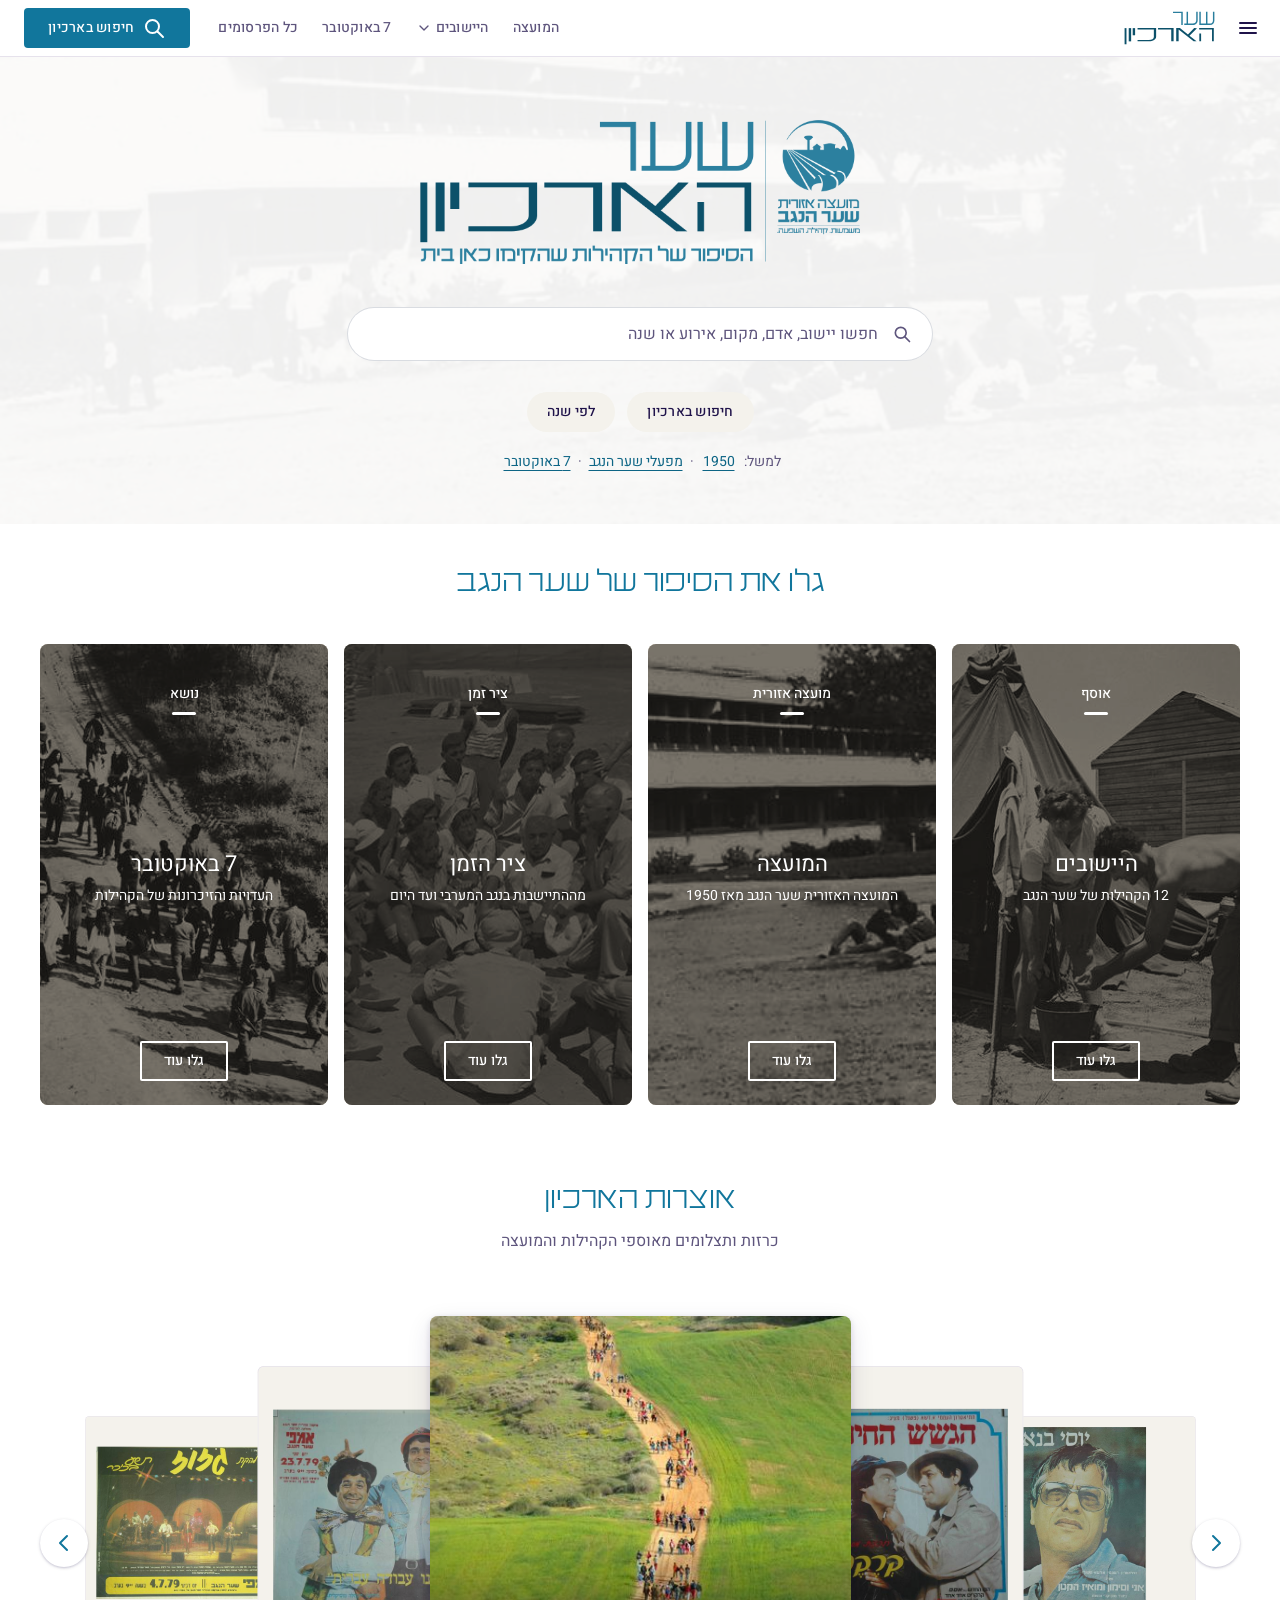
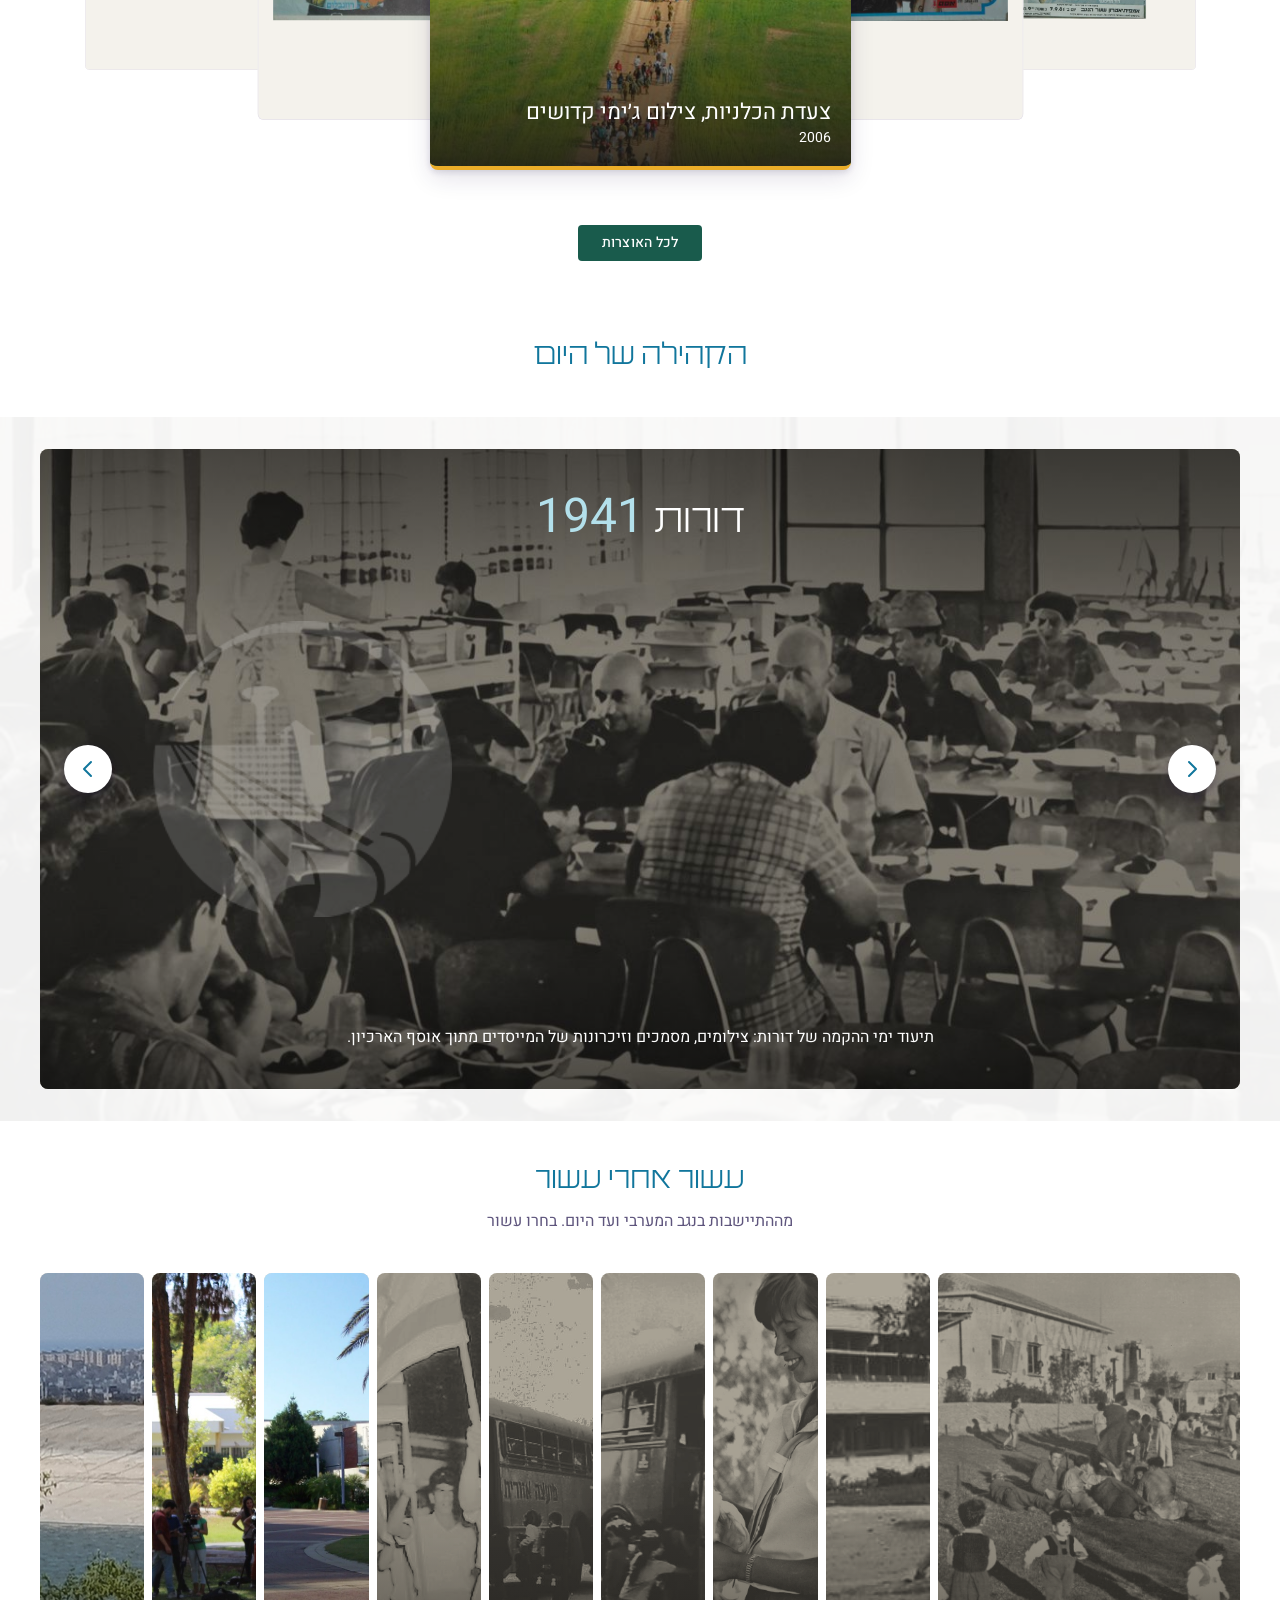
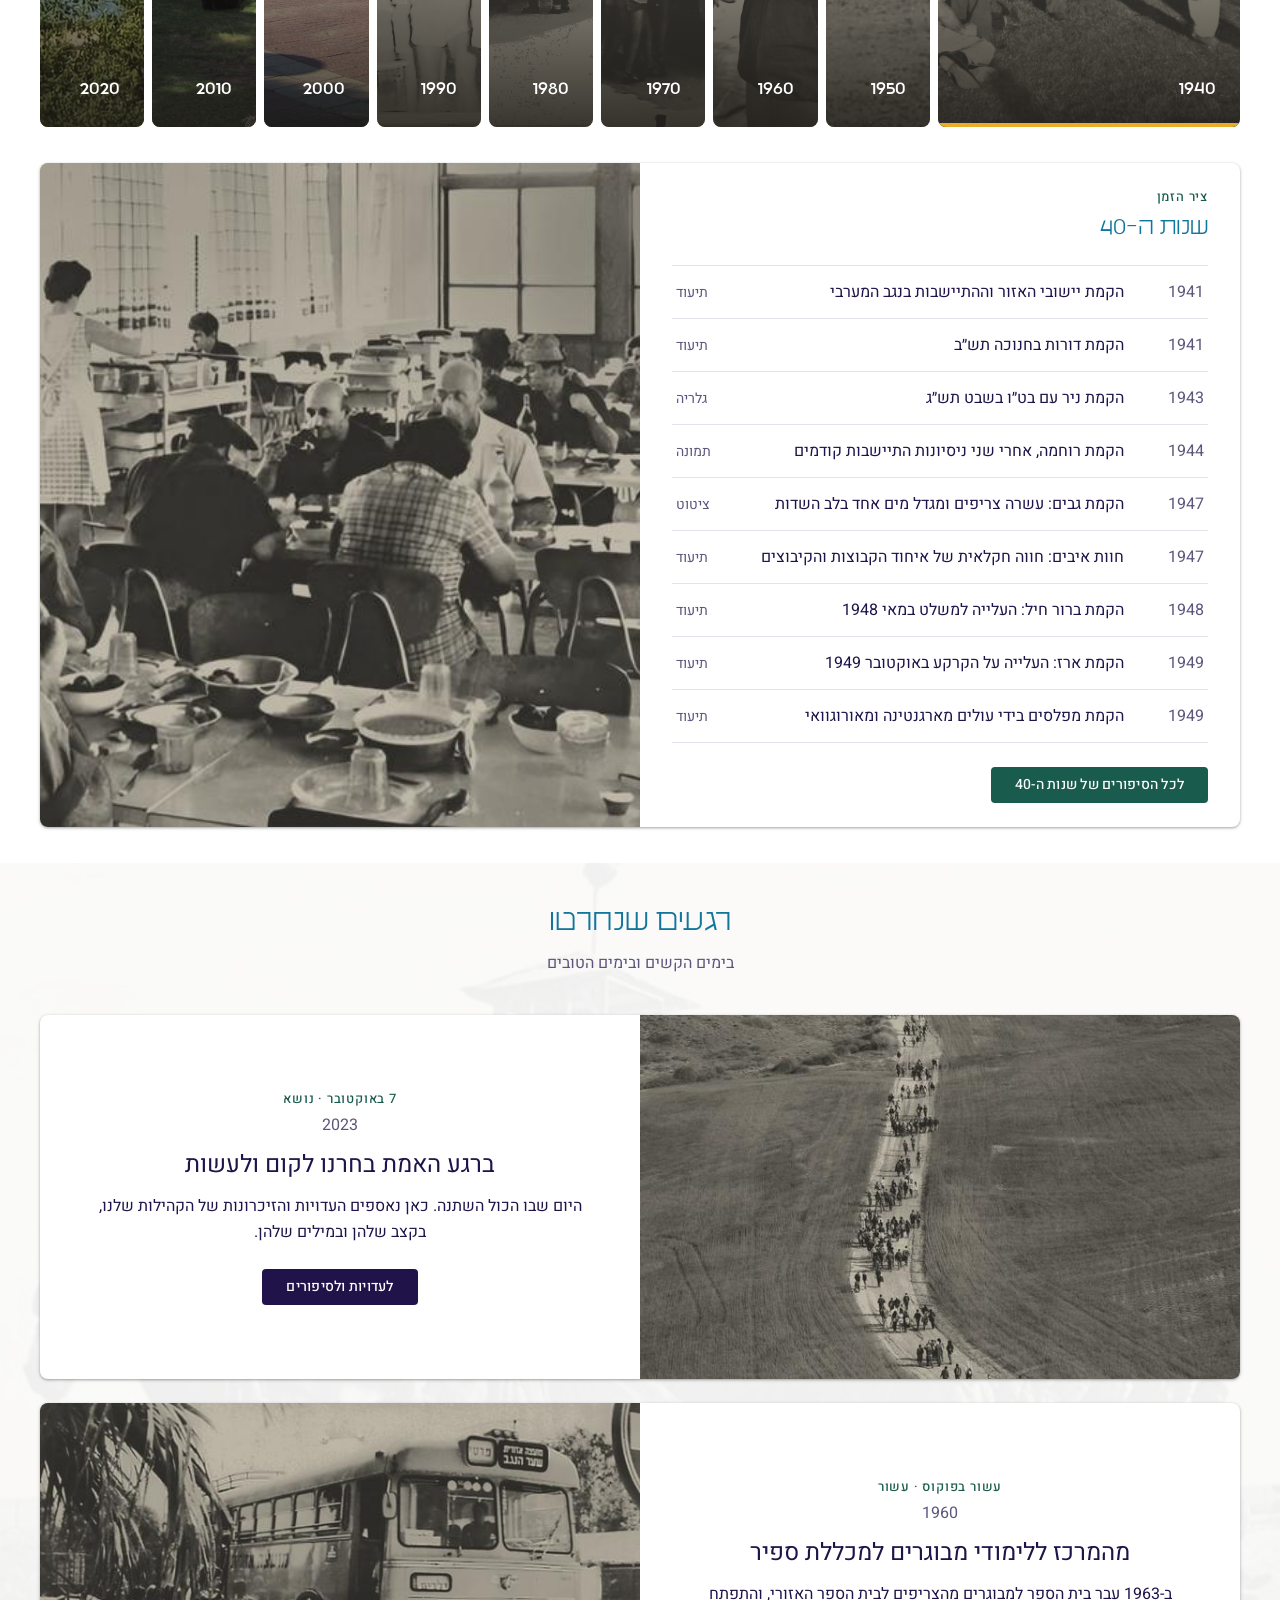
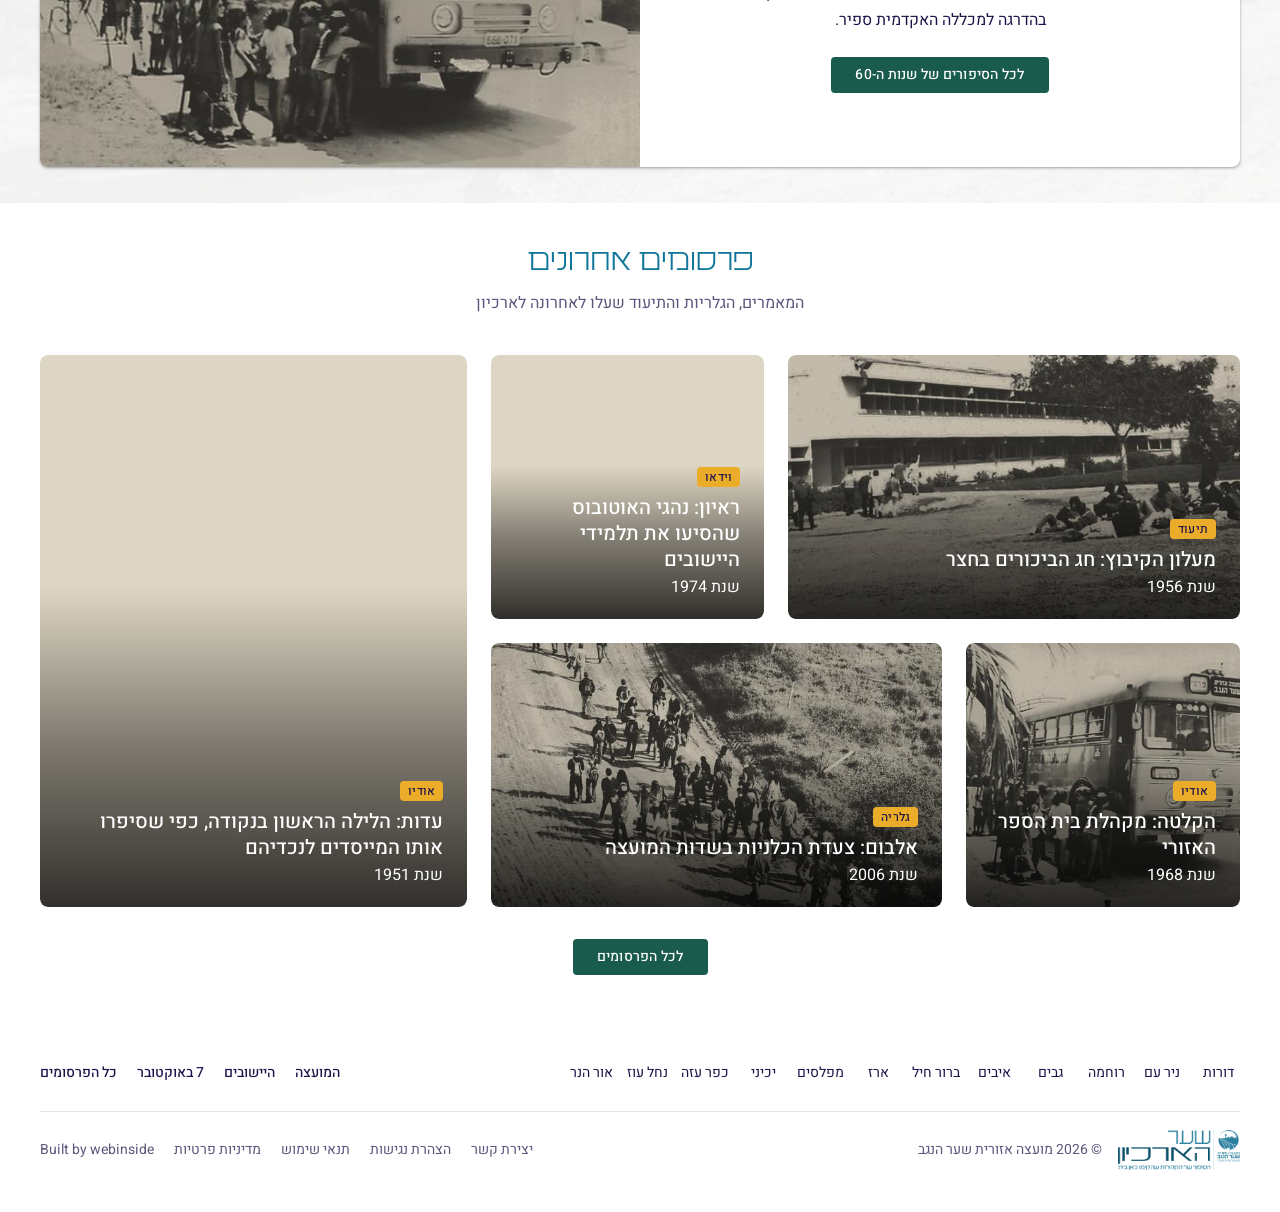
<file: 2nd/index.html>
<!doctype html>
<html lang="he" dir="rtl">
<head>
<meta charset="utf-8">
<meta name="robots" content="noindex, nofollow">
<meta name="viewport" content="width=device-width, initial-scale=1">
<title>שער הארכיון · הסיפור של הקהילות שהקימו כאן בית (סקיצה 2)</title>
<meta name="description" content="ארכיון המורשת של מועצה אזורית שער הנגב: סיפורים, תצלומים ומסמכים של הקהילות, לפי מקום ולפי זמן.">
<link rel="icon" type="image/png" href="assets/img/icon.png">
<link rel="preconnect" href="https://fonts.googleapis.com"><link rel="preconnect" href="https://fonts.gstatic.com" crossorigin>
<link rel="stylesheet" href="https://fonts.googleapis.com/css2?family=Heebo:wght@300;400;500;700&display=swap">
<link rel="stylesheet" href="../assets/fonts/colbo/colbo.css">
<link rel="stylesheet" href="assets/g.css?v=34">
<script>document.documentElement.classList.add('js');</script>
<script defer src="assets/g.js?v=16"></script>
</head>
<body id="top">
<a class="skip" href="#main">דילוג לתוכן</a>

<!-- כותרת בנוסח Google Arts & Culture: המבורגר ולוגו, לשוניות עם קו פעיל, כפתור ראשי בגלולה -->
<header class="hdr">
  <button class="hdr__menu" type="button" aria-label="תפריט" aria-expanded="false" aria-controls="drawer"><svg class="icon" viewBox="0 0 24 24" aria-hidden="true"><path d="M4 7h16M4 12h16M4 17h16" fill="none" stroke="currentColor" stroke-width="2" stroke-linecap="round"/></svg></button>
  <a class="hdr__logo" href="#top" aria-label="שער הארכיון, לדף הבית"><img src="assets/img/logo-wordmark-title.svg" width="346" height="132" alt=""></a>
  <nav class="tabs" aria-label="ניווט ראשי"><a href="/community/council/">המועצה</a><div class="tabs__dd"><button type="button" class="tabs__btn" aria-expanded="false" aria-controls="ddPlaces">היישובים<svg class="icon tabs__chev" viewBox="0 0 24 24" aria-hidden="true"><path d="M6 9l6 6 6-6" fill="none" stroke="currentColor" stroke-width="2" stroke-linecap="round" stroke-linejoin="round"/></svg></button><div class="tabs__menu" id="ddPlaces" role="menu" hidden><p class="tabs__menu-h">12 היישובים <span>לפי שנת ההקמה</span></p><div class="tabs__grid"><a href="/community/dorot/" role="menuitem">דורות<span>1941</span></a><a href="/community/nir-am/" role="menuitem">ניר עם<span>1943</span></a><a href="/community/ruhama/" role="menuitem">רוחמה<span>1944</span></a><a href="/community/gvim/" role="menuitem">גבים<span>1947</span></a><a href="/community/ivim/" role="menuitem">איבים<span>1947</span></a><a href="/community/bror-hayil/" role="menuitem">ברור חיל<span>1948</span></a><a href="/community/erez/" role="menuitem">ארז<span>1949</span></a><a href="/community/mefalsim/" role="menuitem">מפלסים<span>1949</span></a><a href="/community/yachini/" role="menuitem">יכיני<span>1950</span></a><a href="/community/kfar-aza/" role="menuitem">כפר עזה<span>1951</span></a><a href="/community/nahal-oz/" role="menuitem">נחל עוז<span>1951</span></a><a href="/community/or-haner/" role="menuitem">אור הנר<span>1957</span></a></div></div></div><a href="/topic/october-7/">7 באוקטובר</a><a href="/?s=">כל הפרסומים</a></nav>
  <a class="btn btn--fill hdr__search" href="#find" aria-label="חיפוש בארכיון"><svg class="icon" viewBox="0 0 24 24" aria-hidden="true"><circle cx="10.5" cy="10.5" r="6.5" fill="none" stroke="currentColor" stroke-width="2"/><path d="M15.5 15.5 21 21" stroke="currentColor" stroke-width="2" stroke-linecap="round"/></svg><span class="lbl">חיפוש בארכיון</span></a>
</header>
<div class="drawer" id="drawer" aria-hidden="true">
  <div class="drawer__scrim" data-close></div>
  <nav class="drawer__panel" aria-label="תפריט">
    <div class="drawer__head"><button class="hdr__menu" type="button" aria-label="סגירת התפריט" data-close><svg class="icon" viewBox="0 0 24 24" aria-hidden="true"><path d="M6 6l12 12M18 6 6 18" fill="none" stroke="currentColor" stroke-width="2" stroke-linecap="round"/></svg></button><img src="assets/img/logo-wordmark-title.svg" alt="שער הארכיון"></div>
    <a href="#top" aria-current="page">דף הבית</a><a href="#today">היישובים</a><a href="#treasures">אוצרות הארכיון</a><a href="#recent">כל הפרסומים</a><a href="#oct7">7 באוקטובר</a><hr><span class="drawer__label" aria-hidden="true">היישובים</span><a href="/community/dorot/">דורות</a><a href="/community/nir-am/">ניר עם</a><a href="/community/ruhama/">רוחמה</a><a href="/community/gvim/">גבים</a><a href="/community/ivim/">איבים</a><a href="/community/bror-hayil/">ברור חיל</a><a href="/community/erez/">ארז</a><a href="/community/mefalsim/">מפלסים</a><a href="/community/yachini/">יכיני</a><a href="/community/kfar-aza/">כפר עזה</a><a href="/community/nahal-oz/">נחל עוז</a><a href="/community/or-haner/">אור הנר</a>
  </nav>
</div>

<main id="main">

<!-- חיפוש בנוסח גוגל: הלוגו, שדה מעוגל, שני כפתורים -->
<section class="find f-photo" id="find" aria-label="חיפוש בארכיון" style="--f-img:url(img/arch/council-building-lawn-up-640.jpg); /* url() במשתנה נפתר יחסית ל-assets/g.css */">
  <h1 class="vh">שער הארכיון · הסיפור של הקהילות שהקימו כאן בית</h1>
  <img class="find__logo" fetchpriority="high" src="assets/img/logo-paper.png" width="1306" height="428" alt="שער הארכיון: הסיפור של הקהילות שהקימו כאן בית. מועצה אזורית שער הנגב">
  <form class="find__form" role="search" action="/" method="get" id="findForm" novalidate>
    <div class="find__bar"><div class="find__in">
      <label class="find__box" for="q"><svg class="icon" viewBox="0 0 24 24" aria-hidden="true"><circle cx="10.5" cy="10.5" r="6.5" fill="none" stroke="currentColor" stroke-width="2"/><path d="M15.5 15.5 21 21" stroke="currentColor" stroke-width="2" stroke-linecap="round"/></svg><span class="vh">חיפוש בארכיון</span>
        <input id="q" name="s" type="search" enterkeyhint="search" autocomplete="off" spellcheck="false" placeholder="חפשו יישוב, אדם, מקום, אירוע או שנה" role="combobox" aria-expanded="false" aria-controls="qList" aria-autocomplete="list" aria-describedby="qNote qMsg">
        <button class="find__clear" type="button" id="qClear" aria-label="ניקוי החיפוש" hidden><svg class="icon find__trash" viewBox="0 0 24 24" aria-hidden="true"><path fill="currentColor" d="M7 21q-.825 0-1.412-.587T5 19V6H4V4h5V3h6v1h5v2h-1v13q0 .825-.587 1.413T17 21zm10-15H7v13h10zM9 17h2V8H9zm4 0h2V8h-2z"/></svg></button>
      </label>
      <ul class="find__list" id="qList" role="listbox" aria-label="הצעות לחיפוש" hidden></ul>
    </div></div>
    <p class="find__msg" id="qMsg" role="status" aria-live="polite"></p>
    <div class="find__btns"><button class="btn btn--fill" type="submit">חיפוש בארכיון</button><a class="btn btn--line" href="#timeline">לפי שנה</a></div>
  </form>
  <p class="find__note" id="qNote">למשל: <a href="/topic/1950s/">1950</a> · <a href="/shaar-hanegev-factories/">מפעלי שער הנגב</a> · <a href="/topic/october-7/">7 באוקטובר</a></p>
</section>

<!-- "What are you in the mood for?" -->
<section class="sec" aria-labelledby="h-mood">
  <h2 class="sec__h" id="h-mood">גלו את הסיפור של שער הנגב</h2>
  <div class="sec__body tiles"><a class="tile rv" href="#today"><img src="assets/img/arch/niram-1949-1-640.jpg" srcset="assets/img/arch/niram-1949-1-640.jpg 640w, assets/img/arch/niram-1949-1-1280.jpg 1280w" sizes="(max-width: 599px) 50vw, (max-width: 1100px) 50vw, 300px" decoding="async" alt="" loading="lazy"><span class="tile__txt"><span class="tile__kind">אוסף</span><span class="tile__name">היישובים<span class="tile__sub">12 הקהילות של שער הנגב</span></span></span><span class="btn btn--ghost">גלו עוד</span></a><a class="tile rv" href="/community/council/"><img src="assets/img/arch/council-building-lawn-up-640.jpg" srcset="assets/img/arch/council-building-lawn-up-640.jpg 640w, assets/img/arch/council-building-lawn-up-1280.jpg 1280w" sizes="(max-width: 599px) 50vw, (max-width: 1100px) 50vw, 300px" decoding="async" alt="" loading="lazy"><span class="tile__txt"><span class="tile__kind">מועצה אזורית</span><span class="tile__name">המועצה<span class="tile__sub">המועצה האזורית שער הנגב מאז 1950</span></span></span><span class="btn btn--ghost">גלו עוד</span></a><a class="tile rv" href="#timeline"><img src="assets/img/arch/gvim-1947-1-hero-640.jpg" srcset="assets/img/arch/gvim-1947-1-hero-640.jpg 640w, assets/img/arch/gvim-1947-1-hero-1280.jpg 1280w" sizes="(max-width: 599px) 50vw, (max-width: 1100px) 50vw, 300px" decoding="async" alt="" loading="lazy"><span class="tile__txt"><span class="tile__kind">ציר זמן</span><span class="tile__name">ציר הזמן<span class="tile__sub">מההתיישבות בנגב המערבי ועד היום</span></span></span><span class="btn btn--ghost">גלו עוד</span></a><a class="tile rv" href="/topic/october-7/"><img src="assets/img/arch/anemone-march-2006-042-640.jpg" srcset="assets/img/arch/anemone-march-2006-042-640.jpg 640w, assets/img/arch/anemone-march-2006-042-1280.jpg 1280w" sizes="(max-width: 599px) 50vw, (max-width: 1100px) 50vw, 300px" decoding="async" alt="" loading="lazy"><span class="tile__txt"><span class="tile__kind">נושא</span><span class="tile__name">7 באוקטובר<span class="tile__sub">העדויות והזיכרונות של הקהילות</span></span></span><span class="btn btn--ghost">גלו עוד</span></a></div>
</section>

<!-- "Pick a way to explore": קרוסלה, הכרטיס המרכזי גדול -->
<section class="sec" id="treasures" aria-labelledby="h-tr">
  <h2 class="sec__h" id="h-tr">אוצרות הארכיון</h2>
  <p class="sec__sub">כרזות ותצלומים מאוספי הקהילות והמועצה</p>
  <div class="flow" aria-roledescription="קרוסלה" aria-label="אוצרות הארכיון">
    <button class="round flow__nav flow__nav--prev" type="button" aria-label="האוצר הקודם"><svg class="icon" viewBox="0 0 24 24" aria-hidden="true"><path d="M9 5l7 7-7 7" fill="none" stroke="currentColor" stroke-width="2" stroke-linecap="round" stroke-linejoin="round"/></svg></button>
    <ul class="flow__track" id="flow"><li class="flow__card" data-i="0"><a href="/anemone-march-2006/" tabindex="-1" aria-hidden="true"><img src="assets/img/arch/anemone-march-2006-038-color-640.jpg" srcset="assets/img/arch/anemone-march-2006-038-color-640.jpg 640w, assets/img/arch/anemone-march-2006-038-color-1280.jpg 1280w" sizes="(max-width: 599px) 240px, (max-width: 860px) 300px, 420px" decoding="async" alt="צעדת הכלניות, 2006" loading="lazy"></a><div class="flow__cap"><b>צעדת הכלניות, צילום ג׳ימי קדושים</b><span><span class="y">2006</span></span></div></li><li class="flow__card is-poster" data-i="1"><a href="/poster-hagashash-1979/" tabindex="-1" aria-hidden="true"><img src="assets/img/arch/poster-hagashash-avoda-ivrit-1979-640.jpg" srcset="assets/img/arch/poster-hagashash-avoda-ivrit-1979-640.jpg 640w, assets/img/arch/poster-hagashash-avoda-ivrit-1979-1280.jpg 1280w" sizes="(max-width: 599px) 240px, (max-width: 860px) 300px, 420px" decoding="async" alt="כרזה: הגשש החיוור, עובדים עלינו, אמפי שער הנגב, 1979" loading="lazy"></a><div class="flow__cap"><b>הגשש החיוור, ״עובדים עלינו״</b><span>אמפי שער הנגב · <span class="y">1979</span></span></div></li><li class="flow__card is-poster" data-i="2"><a href="/poster-gazoz-1979/" tabindex="-1" aria-hidden="true"><img src="assets/img/arch/poster-gazoz-1979-640.jpg" srcset="assets/img/arch/poster-gazoz-1979-640.jpg 640w, assets/img/arch/poster-gazoz-1979-1280.jpg 1280w" sizes="(max-width: 599px) 240px, (max-width: 860px) 300px, 420px" decoding="async" alt="כרזה: להקת גזוז, אמפי שער הנגב, 1978" loading="lazy"></a><div class="flow__cap"><b>להקת גזוז, אמפי שער הנגב</b><span>אמפי שער הנגב · <span class="y">1978</span></span></div></li><li class="flow__card is-poster" data-i="3"><a href="/poster-batdor-1980/" tabindex="-1" aria-hidden="true"><img src="assets/img/arch/poster-batdor-1980-640.jpg" srcset="assets/img/arch/poster-batdor-1980-640.jpg 640w, assets/img/arch/poster-batdor-1980-1280.jpg 1280w" sizes="(max-width: 599px) 240px, (max-width: 860px) 300px, 420px" decoding="async" alt="כרזה: להקת מחול בת-דור, אמפיתיאטרון שער הנגב, 1980" loading="lazy"></a><div class="flow__cap"><b>להקת מחול בת-דור</b><span>אמפיתיאטרון שער הנגב · <span class="y">1980</span></span></div></li><li class="flow__card" data-i="4"><a href="/gvim-gathering-1947/" tabindex="-1" aria-hidden="true"><img src="assets/img/arch/gvim-1947-1-hero-640.jpg" srcset="assets/img/arch/gvim-1947-1-hero-640.jpg 640w, assets/img/arch/gvim-1947-1-hero-1280.jpg 1280w" sizes="(max-width: 599px) 240px, (max-width: 860px) 300px, 420px" decoding="async" alt="קבוצה גדולה יושבת במעגל בחצר, גבים, 1947" loading="lazy"></a><div class="flow__cap"><b>אסיפה בחצר בגבים</b><span>גבים · <span class="y">1947</span></span></div></li><li class="flow__card is-poster" data-i="5"><a href="/poster-tv-stars-1977/" tabindex="-1" aria-hidden="true"><img src="assets/img/arch/poster-tv-stars-1977-640.jpg" srcset="assets/img/arch/poster-tv-stars-1977-640.jpg 640w, assets/img/arch/poster-tv-stars-1977-1280.jpg 1280w" sizes="(max-width: 599px) 240px, (max-width: 860px) 300px, 420px" decoding="async" alt="כרזה: כוכבי הטלוויזיה, הצגה לילדים, אמפיתיאטרון שער הנגב, 1977" loading="lazy"></a><div class="flow__cap"><b>כוכבי הטלוויזיה, הצגה לילדים</b><span>אמפיתיאטרון שער הנגב · <span class="y">1977</span></span></div></li><li class="flow__card is-poster" data-i="6"><a href="/poster-tzlil-mechuvan-1979/" tabindex="-1" aria-hidden="true"><img src="assets/img/arch/poster-tzlil-mechuvan-1979-640.jpg" srcset="assets/img/arch/poster-tzlil-mechuvan-1979-640.jpg 640w, assets/img/arch/poster-tzlil-mechuvan-1979-1280.jpg 1280w" sizes="(max-width: 599px) 240px, (max-width: 860px) 300px, 420px" decoding="async" alt="כרזה: להקת צליל מכוון, אולם קיבוץ דורות, 1976" loading="lazy"></a><div class="flow__cap"><b>להקת צליל מכוון</b><span>אולם קיבוץ דורות · <span class="y">1976</span></span></div></li><li class="flow__card is-poster" data-i="7"><a href="/poster-sixteenth-sheep-1980/" tabindex="-1" aria-hidden="true"><img src="assets/img/arch/poster-sixteenth-sheep-1980-640.jpg" srcset="assets/img/arch/poster-sixteenth-sheep-1980-640.jpg 640w, assets/img/arch/poster-sixteenth-sheep-1980-1280.jpg 1280w" sizes="(max-width: 599px) 240px, (max-width: 860px) 300px, 420px" decoding="async" alt="כרזה: הכבש השישה-עשר, יהונתן גפן, אמפי שער הנגב, 1982" loading="lazy"></a><div class="flow__cap"><b>הכבש השישה-עשר, יהונתן גפן</b><span>אמפי שער הנגב · <span class="y">1982</span></span></div></li><li class="flow__card is-poster" data-i="8"><a href="/poster-yossi-banai-1981/" tabindex="-1" aria-hidden="true"><img src="assets/img/arch/poster-yossi-banai-1981-640.jpg" srcset="assets/img/arch/poster-yossi-banai-1981-640.jpg 640w, assets/img/arch/poster-yossi-banai-1981-1280.jpg 1280w" sizes="(max-width: 599px) 240px, (max-width: 860px) 300px, 420px" decoding="async" alt="כרזה: יוסי בנאי, אני וסימון ומואיז הקטן, אמפיתיאטרון שער הנגב, 1981" loading="lazy"></a><div class="flow__cap"><b>יוסי בנאי, ״אני וסימון ומואיז הקטן״</b><span>אמפיתיאטרון שער הנגב · <span class="y">1981</span></span></div></li><li class="flow__card is-poster" data-i="9"><a href="/poster-hagashash-kreker-1981/" tabindex="-1" aria-hidden="true"><img src="assets/img/arch/poster-hagashash-kreker-1981-640.jpg" srcset="assets/img/arch/poster-hagashash-kreker-1981-640.jpg 640w, assets/img/arch/poster-hagashash-kreker-1981-1280.jpg 1280w" sizes="(max-width: 599px) 240px, (max-width: 860px) 300px, 420px" decoding="async" alt="כרזה: הגשש החיוור, קרקר נגד קרקר, אולם דורות, 1983" loading="lazy"></a><div class="flow__cap"><b>הגשש החיוור, ״קרקר נגד קרקר״</b><span>אולם דורות · <span class="y">1983</span></span></div></li></ul>
    <button class="round flow__nav flow__nav--next" type="button" aria-label="האוצר הבא"><svg class="icon" viewBox="0 0 24 24" aria-hidden="true"><path d="M15 5l-7 7 7 7" fill="none" stroke="currentColor" stroke-width="2" stroke-linecap="round" stroke-linejoin="round"/></svg></button>
    <p class="vh" id="flowStatus" aria-live="polite"></p>
  </div>
  <div class="sec__more"><a class="btn btn--line" href="/topic/featured/">לכל האוצרות</a></div>
</section>

<!-- "Museum of the day": צילום מלא + תיבה ירוקה כהה (עמ׳ 63), על לבן עם הצילום ב-7% -->
<!-- אורי 26.10: הכותרת יוצאת מרקע הצילום אל הלבן שמעליו, כמו "Museum of the day" ברפרנס -->
<div class="today__head" id="today"><h2 class="sec__h" id="h-today">הקהילה של היום</h2></div>
<section class="today f-photo" aria-labelledby="h-today" style="--f-img:url(img/arch/dorot-1941-1-640.jpg); /* url() במשתנה נפתר יחסית ל-assets/g.css */">
  <!-- אורי 26.10: דפדוף בין 12 הקהילות + סימן מים קבוע של סמל המועצה -->
  <div class="today__stage">
    <a class="today__card ph" href="/community/dorot/">
      <img src="assets/img/arch/dorot-1941-1-640.jpg" srcset="assets/img/arch/dorot-1941-1-640.jpg 640w, assets/img/arch/dorot-1941-1-1280.jpg 1280w" sizes="(max-width: 1248px) 100vw, 1200px" decoding="async" alt="" loading="lazy">
      <span class="today__mark" aria-hidden="true"></span>
      <span class="today__box">
        <span class="today__name">דורות <span class="y">1941</span></span>
        <span class="today__text">תיעוד ימי ההקמה של דורות: צילומים, מסמכים וזיכרונות של המייסדים מתוך אוסף הארכיון.</span>
        <span class="btn btn--light">לעמוד הקהילה</span>
      </span>
    </a>
    <button class="round today__nav today__nav--prev" type="button" id="todayPrev" aria-label="הקהילה הקודמת"><svg class="icon" viewBox="0 0 24 24" aria-hidden="true"><path d="M9 5l7 7-7 7" fill="none" stroke="currentColor" stroke-width="2" stroke-linecap="round" stroke-linejoin="round"/></svg></button>
    <button class="round today__nav today__nav--next" type="button" id="todayNext" aria-label="הקהילה הבאה"><svg class="icon" viewBox="0 0 24 24" aria-hidden="true"><path d="M15 5l-7 7 7 7" fill="none" stroke="currentColor" stroke-width="2" stroke-linecap="round" stroke-linejoin="round"/></svg></button>
    <p class="vh" id="todayStatus" aria-live="polite"></p>
  </div>
</section>

<!-- "Today's timeline": רצועה לכל עשור, הנבחרת נפתחת; מתחת — כרטיס הסיפורים של העשור -->
<section class="sec" id="timeline" aria-labelledby="h-tl">
  <h2 class="sec__h" id="h-tl">עשור אחרי עשור</h2>
  <p class="sec__sub">מההתיישבות בנגב המערבי ועד היום. בחרו עשור</p>
  <div class="sec__body">
    <ul class="strips" id="strips" aria-label="עשורים"><li class="strip" data-d="1940"><button type="button" aria-pressed="false" aria-controls="story"><img src="assets/img/arch/ruhama-1940-1-640.jpg" srcset="assets/img/arch/ruhama-1940-1-640.jpg 640w, assets/img/arch/ruhama-1940-1-1280.jpg 1280w" sizes="(max-width: 599px) 1px, (max-width: 860px) 60vw, 720px" decoding="async" alt="" loading="lazy"><span class="strip__y">1940</span><span class="vh">שנות ה-40</span></button></li><li class="strip is-open" data-d="1950"><button type="button" aria-pressed="true" aria-controls="story"><img src="assets/img/arch/council-building-lawn-up-640.jpg" srcset="assets/img/arch/council-building-lawn-up-640.jpg 640w, assets/img/arch/council-building-lawn-up-1280.jpg 1280w" sizes="(max-width: 599px) 1px, (max-width: 860px) 60vw, 720px" decoding="async" alt="" loading="lazy"><span class="strip__y">1950</span><span class="vh">שנות ה-50</span></button></li><li class="strip" data-d="1960"><button type="button" aria-pressed="false" aria-controls="story"><img src="assets/img/arch/niram-1960-2-640.jpg" srcset="assets/img/arch/niram-1960-2-640.jpg 640w, assets/img/arch/niram-1960-2-1280.jpg 1280w" sizes="(max-width: 599px) 1px, (max-width: 860px) 60vw, 720px" decoding="async" alt="" loading="lazy"><span class="strip__y">1960</span><span class="vh">שנות ה-60</span></button></li><li class="strip" data-d="1970"><button type="button" aria-pressed="false" aria-controls="story"><img src="assets/img/arch/school-bus-kids-up-640.jpg" srcset="assets/img/arch/school-bus-kids-up-640.jpg 640w, assets/img/arch/school-bus-kids-up-1280.jpg 1280w" sizes="(max-width: 599px) 1px, (max-width: 860px) 60vw, 720px" decoding="async" alt="" loading="lazy"><span class="strip__y">1970</span><span class="vh">שנות ה-70</span></button></li><li class="strip" data-d="1980"><button type="button" aria-pressed="false" aria-controls="story"><img src="assets/img/arch/council-bus-dorot-ruhama-up-640.jpg" srcset="assets/img/arch/council-bus-dorot-ruhama-up-640.jpg 640w, assets/img/arch/council-bus-dorot-ruhama-up-1280.jpg 1280w" sizes="(max-width: 599px) 1px, (max-width: 860px) 60vw, 720px" decoding="async" alt="" loading="lazy"><span class="strip__y">1980</span><span class="vh">שנות ה-80</span></button></li><li class="strip" data-d="1990"><button type="button" aria-pressed="false" aria-controls="story"><img src="assets/img/arch/boy-with-flag-night-up-640.jpg" srcset="assets/img/arch/boy-with-flag-night-up-640.jpg 640w, assets/img/arch/boy-with-flag-night-up-1280.jpg 1280w" sizes="(max-width: 599px) 1px, (max-width: 860px) 60vw, 720px" decoding="async" alt="" loading="lazy"><span class="strip__y">1990</span><span class="vh">שנות ה-90</span></button></li><li class="strip" data-d="2000"><button type="button" aria-pressed="false" aria-controls="story"><img src="assets/img/arch/campus-sapir-2007-640.jpg" srcset="assets/img/arch/campus-sapir-2007-640.jpg 640w, assets/img/arch/campus-sapir-2007-1280.jpg 1280w" sizes="(max-width: 599px) 1px, (max-width: 860px) 60vw, 720px" decoding="async" alt="" loading="lazy"><span class="strip__y">2000</span><span class="vh">שנות ה-00</span></button></li><li class="strip" data-d="2010"><button type="button" aria-pressed="false" aria-controls="story"><img src="assets/img/arch/sapir-college-2013-640.jpg" srcset="assets/img/arch/sapir-college-2013-640.jpg 640w, assets/img/arch/sapir-college-2013-1280.jpg 1280w" sizes="(max-width: 599px) 1px, (max-width: 860px) 60vw, 720px" decoding="async" alt="" loading="lazy"><span class="strip__y">2010</span><span class="vh">שנות ה-10</span></button></li><li class="strip" data-d="2020"><button type="button" aria-pressed="false" aria-controls="story"><img src="assets/img/arch/niram-reservoir-2021-640.jpg" srcset="assets/img/arch/niram-reservoir-2021-640.jpg 640w, assets/img/arch/niram-reservoir-2021-1280.jpg 1280w" sizes="(max-width: 599px) 1px, (max-width: 860px) 60vw, 720px" decoding="async" alt="" loading="lazy"><span class="strip__y">2020</span><span class="vh">שנות ה-20</span></button></li></ul>
    <article class="story" id="story" aria-live="polite">
      <div class="story__img ph"><img id="storyImg" src="assets/img/arch/yachini-1954-1-640.jpg" srcset="assets/img/arch/yachini-1954-1-640.jpg 640w, assets/img/arch/yachini-1954-1-1280.jpg 1280w" sizes="(max-width: 860px) 100vw, 600px" decoding="async" alt="" loading="lazy"></div>
      <div class="story__txt">
        <span class="story__kind" id="storyKind">ציר הזמן</span>
        <h3 class="story__h" id="storyH">שנות ה-50</h3>
        <ul class="story__list" id="storyList"><li><a href="/founding-of-the-council/"><span class="y">1950</span><span class="t">הקמת המועצה האזורית שער הנגב</span><span class="k">תיעוד</span></a></li><li><a href="/community/yachini/"><span class="y">1950</span><span class="t">הקמת המושב יכיני: המשפחות הראשונות והחלקות הראשונות</span><span class="k">תיעוד</span></a></li><li><a href="/community/kfar-aza/"><span class="y">1951</span><span class="t">הקמת כפר עזה, היאחזות הנח״ל החמישית על גבול הרצועה</span><span class="k">תיעוד</span></a></li><li><a href="/community/nahal-oz/"><span class="y">1951</span><span class="t">הקמת נחל עוז, היאחזות הנח״ל הראשונה</span><span class="k">תיעוד</span></a></li></ul>
        <a class="btn btn--fill" id="storyAll" href="/topic/1950s/">לכל הסיפורים של שנות ה-50</a>
      </div>
    </article>
  </div>
</section>

<!-- "Story of the day": 7 באוקטובר ועשור בפוקוס, כרטיסים מפוצלים -->
<section class="sec f-photo" id="oct7" style="--f-img:url(img/arch/nahaloz-1953-1-640.jpg); /* url() במשתנה נפתר יחסית ל-assets/g.css */" aria-labelledby="h-oct7">
  <h2 class="sec__h" id="h-oct7">רגעים שנחרטו</h2>
  <p class="sec__sub">בימים הקשים ובימים הטובים</p>
  <article class="split rv">
    <div class="split__img ph"><img src="assets/img/arch/anemone-march-2006-037-640.jpg" srcset="assets/img/arch/anemone-march-2006-037-640.jpg 640w, assets/img/arch/anemone-march-2006-037-1280.jpg 1280w" sizes="(max-width: 860px) 100vw, 600px" decoding="async" alt="צעדת הכלניות בשדות המועצה, 2006" loading="lazy"></div>
    <div class="split__txt">
      <span class="split__kind">7 באוקטובר · נושא</span>
      <p class="split__y" aria-hidden="true">2023</p>
      <h3 class="split__h">ברגע האמת בחרנו לקום ולעשות</h3>
      <p class="split__p">היום שבו הכול השתנה. כאן נאספים העדויות והזיכרונות של הקהילות שלנו, בקצב שלהן ובמילים שלהן.</p>
      <a class="btn btn--fill" href="/topic/october-7/">לעדויות ולסיפורים</a>
    </div>
  </article>
  <article class="split rv">
    <div class="split__txt">
      <span class="split__kind">עשור בפוקוס · עשור</span>
      <p class="split__y" aria-hidden="true">1960</p>
      <h3 class="split__h">מהמרכז ללימודי מבוגרים למכללת ספיר</h3>
      <p class="split__p">ב-1963 עבר בית הספר למבוגרים מהצריפים לבית הספר האזורי, והתפתח בהדרגה למכללה האקדמית ספיר.</p>
      <a class="btn btn--fill" href="/topic/1960s/">לכל הסיפורים של שנות ה-60</a>
    </div>
    <div class="split__img ph"><img src="assets/img/arch/school-bus-kids-up-640.jpg" srcset="assets/img/arch/school-bus-kids-up-640.jpg 640w, assets/img/arch/school-bus-kids-up-1280.jpg 1280w" sizes="(max-width: 860px) 100vw, 600px" decoding="async" alt="תלמידים עולים לאוטובוס" loading="lazy"></div>
  </article>
</section>

<!-- "Recommended for you" -->
<section class="sec" id="recent" aria-labelledby="h-rc">
  <h2 class="sec__h" id="h-rc">פרסומים אחרונים</h2>
  <p class="sec__sub">המאמרים, הגלריות והתיעוד שעלו לאחרונה לארכיון</p>
  <div class="reco">
    <ul class="reco__row" id="recoRow"><li><a href="/demo/testimony-first-night/"><span class="ph"><img src="assets/img/arch/boy-with-flag-night-up-640.jpg" srcset="assets/img/arch/boy-with-flag-night-up-640.jpg 640w, assets/img/arch/boy-with-flag-night-up-1280.jpg 1280w" sizes="(min-width: 1024px) 40vw, 320px" decoding="async" alt="" loading="lazy"></span><div class="reco__meta"><span class="reco__chip">אודיו</span><b>עדות: הלילה הראשון בנקודה, כפי שסיפרו אותו המייסדים לנכדיהם</b><span><span class="reco__k">אודיו · </span><span class="y">שנת 1951</span></span></div></a></li><li><a href="/demo/kibbutz-newsletter-bikurim/"><span class="ph"><img src="assets/img/arch/council-building-lawn-up-640.jpg" srcset="assets/img/arch/council-building-lawn-up-640.jpg 640w, assets/img/arch/council-building-lawn-up-1280.jpg 1280w" sizes="(min-width: 1024px) 40vw, 320px" decoding="async" alt="" loading="lazy"></span><div class="reco__meta"><span class="reco__chip">תיעוד</span><b>מעלון הקיבוץ: חג הביכורים בחצר</b><span><span class="reco__k">תיעוד · </span><span class="y">שנת 1956</span></span></div></a></li><li><a href="/demo/regional-bus-interview/"><span class="ph"><img src="assets/img/arch/council-bus-dorot-ruhama-up-640.jpg" srcset="assets/img/arch/council-bus-dorot-ruhama-up-640.jpg 640w, assets/img/arch/council-bus-dorot-ruhama-up-1280.jpg 1280w" sizes="(min-width: 1024px) 40vw, 320px" decoding="async" alt="" loading="lazy"></span><div class="reco__meta"><span class="reco__chip">וידאו</span><b>ראיון: נהגי האוטובוס שהסיעו את תלמידי היישובים</b><span><span class="reco__k">וידאו · </span><span class="y">שנת 1974</span></span></div></a></li><li><a href="/demo/school-choir-recording/"><span class="ph"><img src="assets/img/arch/school-bus-kids-up-640.jpg" srcset="assets/img/arch/school-bus-kids-up-640.jpg 640w, assets/img/arch/school-bus-kids-up-1280.jpg 1280w" sizes="(min-width: 1024px) 40vw, 320px" decoding="async" alt="" loading="lazy"></span><div class="reco__meta"><span class="reco__chip">אודיו</span><b>הקלטה: מקהלת בית הספר האזורי</b><span><span class="reco__k">אודיו · </span><span class="y">שנת 1968</span></span></div></a></li><li><a href="/demo/anemone-march-album/"><span class="ph"><img src="assets/img/arch/anemone-march-2006-042-640.jpg" srcset="assets/img/arch/anemone-march-2006-042-640.jpg 640w, assets/img/arch/anemone-march-2006-042-1280.jpg 1280w" sizes="(min-width: 1024px) 40vw, 320px" decoding="async" alt="" loading="lazy"></span><div class="reco__meta"><span class="reco__chip">גלריה</span><b>אלבום: צעדת הכלניות בשדות המועצה</b><span><span class="reco__k">גלריה · </span><span class="y">שנת 2006</span></span></div></a></li></ul>
    <button class="round round--prev" type="button" id="recoPrev" aria-label="הפרסומים הקודמים" disabled><svg class="icon" viewBox="0 0 24 24" aria-hidden="true"><path d="M9 5l7 7-7 7" fill="none" stroke="currentColor" stroke-width="2" stroke-linecap="round" stroke-linejoin="round"/></svg></button>
    <button class="round round--next" type="button" id="recoNext" aria-label="עוד פרסומים"><svg class="icon" viewBox="0 0 24 24" aria-hidden="true"><path d="M15 5l-7 7 7 7" fill="none" stroke="currentColor" stroke-width="2" stroke-linecap="round" stroke-linejoin="round"/></svg></button>
  </div>
  <div class="sec__more"><a class="btn btn--line" href="/?s=">לכל הפרסומים</a></div>
</section>

<!-- "Keep exploring": 12 הקהילות בגלילה אופקית -->
<section class="sec" id="communities" aria-labelledby="h-cm">
  <h2 class="sec__h" id="h-cm">12 הקהילות</h2>
  <p class="sec__sub">לאן תרצו להגיע היום?</p>
  <div class="rail">
    <button class="round round--prev" type="button" id="railPrev" aria-label="הקהילות הקודמות" disabled><svg class="icon" viewBox="0 0 24 24" aria-hidden="true"><path d="M9 5l7 7-7 7" fill="none" stroke="currentColor" stroke-width="2" stroke-linecap="round" stroke-linejoin="round"/></svg></button>
    <ul class="rail__row" id="railRow"><li><a class="tile" href="/community/dorot/"><img src="assets/img/arch/dorot-1941-1-640.jpg" srcset="assets/img/arch/dorot-1941-1-640.jpg 640w, assets/img/arch/dorot-1941-1-1280.jpg 1280w" sizes="(max-width: 599px) 72vw, (max-width: 860px) 50vw, (max-width: 1100px) 33vw, 300px" decoding="async" alt="" loading="lazy"><span class="tile__txt"><span class="tile__kind">קהילה</span><span class="tile__name">דורות <span class="y">1941</span><span class="vh">, נוסדה ב-1941</span></span></span><span class="btn btn--ghost">לעמוד הקהילה</span></a></li><li><a class="tile" href="/community/nir-am/"><img src="assets/img/arch/niram-1949-1-640.jpg" srcset="assets/img/arch/niram-1949-1-640.jpg 640w, assets/img/arch/niram-1949-1-1280.jpg 1280w" sizes="(max-width: 599px) 72vw, (max-width: 860px) 50vw, (max-width: 1100px) 33vw, 300px" decoding="async" alt="" loading="lazy"><span class="tile__txt"><span class="tile__kind">קהילה</span><span class="tile__name">ניר עם <span class="y">1943</span><span class="vh">, נוסדה ב-1943</span></span></span><span class="btn btn--ghost">לעמוד הקהילה</span></a></li><li><a class="tile" href="/community/ruhama/"><img src="assets/img/arch/ruhama-1944-2-640.jpg" srcset="assets/img/arch/ruhama-1944-2-640.jpg 640w, assets/img/arch/ruhama-1944-2-1280.jpg 1280w" sizes="(max-width: 599px) 72vw, (max-width: 860px) 50vw, (max-width: 1100px) 33vw, 300px" decoding="async" alt="" loading="lazy"><span class="tile__txt"><span class="tile__kind">קהילה</span><span class="tile__name">רוחמה <span class="y">1944</span><span class="vh">, נוסדה ב-1944</span></span></span><span class="btn btn--ghost">לעמוד הקהילה</span></a></li><li><a class="tile" href="/community/gvim/"><img src="assets/img/arch/gvim-1947-1-640.jpg" srcset="assets/img/arch/gvim-1947-1-640.jpg 640w, assets/img/arch/gvim-1947-1-1280.jpg 1280w" sizes="(max-width: 599px) 72vw, (max-width: 860px) 50vw, (max-width: 1100px) 33vw, 300px" decoding="async" alt="" loading="lazy"><span class="tile__txt"><span class="tile__kind">קהילה</span><span class="tile__name">גבים <span class="y">1947</span><span class="vh">, נוסדה ב-1947</span></span></span><span class="btn btn--ghost">לעמוד הקהילה</span></a></li><li><a class="tile" href="/community/ivim/"><img src="assets/img/arch/ivim-mirror-1-640.jpg" srcset="assets/img/arch/ivim-mirror-1-640.jpg 640w, assets/img/arch/ivim-mirror-1-1280.jpg 1280w" sizes="(max-width: 599px) 72vw, (max-width: 860px) 50vw, (max-width: 1100px) 33vw, 300px" decoding="async" alt="" loading="lazy"><span class="tile__txt"><span class="tile__kind">קהילה</span><span class="tile__name">איבים <span class="y">1947</span><span class="vh">, נוסדה ב-1947</span></span></span><span class="btn btn--ghost">לעמוד הקהילה</span></a></li><li><a class="tile" href="/community/bror-hayil/"><img src="assets/img/arch/brorhayil-1953-1-640.jpg" srcset="assets/img/arch/brorhayil-1953-1-640.jpg 640w, assets/img/arch/brorhayil-1953-1-1280.jpg 1280w" sizes="(max-width: 599px) 72vw, (max-width: 860px) 50vw, (max-width: 1100px) 33vw, 300px" decoding="async" alt="" loading="lazy"><span class="tile__txt"><span class="tile__kind">קהילה</span><span class="tile__name">ברור חיל <span class="y">1948</span><span class="vh">, נוסדה ב-1948</span></span></span><span class="btn btn--ghost">לעמוד הקהילה</span></a></li><li><a class="tile" href="/community/erez/"><img src="assets/img/arch/erez-1950-1-640.jpg" srcset="assets/img/arch/erez-1950-1-640.jpg 640w, assets/img/arch/erez-1950-1-1280.jpg 1280w" sizes="(max-width: 599px) 72vw, (max-width: 860px) 50vw, (max-width: 1100px) 33vw, 300px" decoding="async" alt="" loading="lazy"><span class="tile__txt"><span class="tile__kind">קהילה</span><span class="tile__name">ארז <span class="y">1949</span><span class="vh">, נוסדה ב-1949</span></span></span><span class="btn btn--ghost">לעמוד הקהילה</span></a></li><li><a class="tile" href="/community/mefalsim/"><img src="assets/img/arch/mefalsim-1949-1-640.jpg" srcset="assets/img/arch/mefalsim-1949-1-640.jpg 640w, assets/img/arch/mefalsim-1949-1-1280.jpg 1280w" sizes="(max-width: 599px) 72vw, (max-width: 860px) 50vw, (max-width: 1100px) 33vw, 300px" decoding="async" alt="" loading="lazy"><span class="tile__txt"><span class="tile__kind">קהילה</span><span class="tile__name">מפלסים <span class="y">1949</span><span class="vh">, נוסדה ב-1949</span></span></span><span class="btn btn--ghost">לעמוד הקהילה</span></a></li><li><a class="tile" href="/community/yachini/"><img src="assets/img/arch/yachini-1954-1-640.jpg" srcset="assets/img/arch/yachini-1954-1-640.jpg 640w, assets/img/arch/yachini-1954-1-1280.jpg 1280w" sizes="(max-width: 599px) 72vw, (max-width: 860px) 50vw, (max-width: 1100px) 33vw, 300px" decoding="async" alt="" loading="lazy"><span class="tile__txt"><span class="tile__kind">קהילה</span><span class="tile__name">יכיני <span class="y">1950</span><span class="vh">, נוסדה ב-1950</span></span></span><span class="btn btn--ghost">לעמוד הקהילה</span></a></li><li><a class="tile" href="/community/kfar-aza/"><img src="assets/img/arch/kfaraza-1951-1-640.jpg" srcset="assets/img/arch/kfaraza-1951-1-640.jpg 640w, assets/img/arch/kfaraza-1951-1-1280.jpg 1280w" sizes="(max-width: 599px) 72vw, (max-width: 860px) 50vw, (max-width: 1100px) 33vw, 300px" decoding="async" alt="" loading="lazy"><span class="tile__txt"><span class="tile__kind">קהילה</span><span class="tile__name">כפר עזה <span class="y">1951</span><span class="vh">, נוסדה ב-1951</span></span></span><span class="btn btn--ghost">לעמוד הקהילה</span></a></li><li><a class="tile" href="/community/nahal-oz/"><img src="assets/img/arch/nahaloz-1953-1-640.jpg" srcset="assets/img/arch/nahaloz-1953-1-640.jpg 640w, assets/img/arch/nahaloz-1953-1-1280.jpg 1280w" sizes="(max-width: 599px) 72vw, (max-width: 860px) 50vw, (max-width: 1100px) 33vw, 300px" decoding="async" alt="" loading="lazy"><span class="tile__txt"><span class="tile__kind">קהילה</span><span class="tile__name">נחל עוז <span class="y">1951</span><span class="vh">, נוסדה ב-1951</span></span></span><span class="btn btn--ghost">לעמוד הקהילה</span></a></li><li><a class="tile" href="/community/or-haner/"><img src="assets/img/arch/orhaner-1960-1-640.jpg" srcset="assets/img/arch/orhaner-1960-1-640.jpg 640w, assets/img/arch/orhaner-1960-1-1280.jpg 1280w" sizes="(max-width: 599px) 72vw, (max-width: 860px) 50vw, (max-width: 1100px) 33vw, 300px" decoding="async" alt="" loading="lazy"><span class="tile__txt"><span class="tile__kind">קהילה</span><span class="tile__name">אור הנר <span class="y">1957</span><span class="vh">, נוסדה ב-1957</span></span></span><span class="btn btn--ghost">לעמוד הקהילה</span></a></li></ul>
    <button class="round round--next" type="button" id="railNext" aria-label="עוד קהילות"><svg class="icon" viewBox="0 0 24 24" aria-hidden="true"><path d="M15 5l-7 7 7 7" fill="none" stroke="currentColor" stroke-width="2" stroke-linecap="round" stroke-linejoin="round"/></svg></button>
  </div>
  <div class="sec__more"><a class="btn btn--line" href="/community/council/">המועצה · כל 12 הקהילות</a></div>
</section>

</main>

<footer class="foot">
  <div class="foot__row"><nav class="foot__places" aria-label="היישובים"><a href="/community/dorot/">דורות</a><a href="/community/nir-am/">ניר עם</a><a href="/community/ruhama/">רוחמה</a><a href="/community/gvim/">גבים</a><a href="/community/ivim/">איבים</a><a href="/community/bror-hayil/">ברור חיל</a><a href="/community/erez/">ארז</a><a href="/community/mefalsim/">מפלסים</a><a href="/community/yachini/">יכיני</a><a href="/community/kfar-aza/">כפר עזה</a><a href="/community/nahal-oz/">נחל עוז</a><a href="/community/or-haner/">אור הנר</a></nav><nav class="foot__main" aria-label="ניווט ראשי בפוטר"><a href="/community/council/">המועצה</a><a href="/community/">היישובים</a><a href="/topic/october-7/">7 באוקטובר</a><a href="/?s=">כל הפרסומים</a></nav></div>
  <div class="foot__in">
    <div class="foot__brand"><img src="assets/img/logo-paper.png" width="1306" height="428" alt="שער הארכיון · מועצה אזורית שער הנגב"><span>© 2026 מועצה אזורית שער הנגב</span></div>
    <ul><li><a href="/contact/">יצירת קשר</a></li><li><a href="/accessibility/">הצהרת נגישות</a></li><li><a href="/terms/">תנאי שימוש</a></li><li><a href="/privacy/">מדיניות פרטיות</a></li><li><a class="foot__credit" href="https://webinside.co.il/" target="_blank" rel="noopener" lang="en">Built by webinside</a></li></ul>
  </div>
</footer>
<script type="application/json" id="tlData">{"1940": [{"y": "1941", "t": "הקמת יישובי האזור וההתיישבות בנגב המערבי", "k": "תיעוד", "h": "/western-negev-settlement/", "img": "ruhama-1940-1.jpg", "x": "הפרק המקדים להקמת המועצה. בתקופה זו הוקמו והתבססו יישובים שהפכו בהמשך לליבת שער הנגב, ובהם דורות, ניר עם, רוחמה, גבים, ברור חיל, מפלסים, ארז, יכיני, כפר עזה ונחל עוז."}, {"y": "1941", "t": "הקמת דורות בחנוכה תש״ב", "k": "תיעוד", "h": "/community/dorot/", "img": "dorot-1941-1.jpg", "x": "תיעוד ימי ההקמה של דורות: צילומים, מסמכים וזיכרונות של המייסדים מתוך אוסף הארכיון."}, {"y": "1943", "t": "הקמת ניר עם בט״ו בשבט תש״ג", "k": "גלריה", "h": "/community/nir-am/", "img": "niram-1949-1.jpg", "x": "ניר עם הוקם בט״ו בשבט ה׳תש״ג."}, {"y": "1944", "t": "הקמת רוחמה, אחרי שני ניסיונות התיישבות קודמים", "k": "תמונה", "h": "/community/ruhama/", "img": "ruhama-1944-2.jpg", "x": "רוחמה נוסדה ב-1944."}, {"y": "1947", "t": "הקמת גבים: עשרה צריפים ומגדל מים אחד בלב השדות", "k": "ציטוט", "h": "/community/gvim/", "img": "gvim-1947-1.jpg", "x": "גבים הוקם ב-28 באוגוסט 1947."}, {"y": "1947", "t": "חוות איבים: חווה חקלאית של איחוד הקבוצות והקיבוצים", "k": "תיעוד", "h": "/community/ivim/", "img": "ivim-mirror-1.jpg", "x": "תיעוד ימי ההקמה של איבים: צילומים, מסמכים וזיכרונות של המייסדים מתוך אוסף הארכיון."}, {"y": "1948", "t": "הקמת ברור חיל: העלייה למשלט במאי 1948", "k": "תיעוד", "h": "/community/bror-hayil/", "img": "brorhayil-1953-1.jpg", "x": "תיעוד ימי ההקמה של ברור חיל: צילומים, מסמכים וזיכרונות של המייסדים מתוך אוסף הארכיון."}, {"y": "1949", "t": "הקמת ארז: העלייה על הקרקע באוקטובר 1949", "k": "תיעוד", "h": "/community/erez/", "img": "erez-1950-1.jpg", "x": "תיעוד ימי ההקמה של ארז: צילומים, מסמכים וזיכרונות של המייסדים מתוך אוסף הארכיון."}, {"y": "1949", "t": "הקמת מפלסים בידי עולים מארגנטינה ומאורוגוואי", "k": "תיעוד", "h": "/community/mefalsim/", "img": "mefalsim-1949-1.jpg", "x": "תיעוד ימי ההקמה של מפלסים: צילומים, מסמכים וזיכרונות של המייסדים מתוך אוסף הארכיון."}], "1950": [{"y": "1950", "t": "הקמת המועצה האזורית שער הנגב", "k": "תיעוד", "h": "/founding-of-the-council/", "img": "council-building-lawn-up.jpg", "x": "הקמת המועצה היא נקודת הפתיחה המוסדית של שער הנגב. בתחילת דרכה כללה המועצה גם מקומות שאינם נמצאים כיום בתחומה, ובהם שדרות, תלמים ומעברת גבים–דורות."}, {"y": "1950", "t": "הקמת המושב יכיני: המשפחות הראשונות והחלקות הראשונות", "k": "תיעוד", "h": "/community/yachini/", "img": "yachini-1954-1.jpg", "x": "תיעוד ימי ההקמה של יכיני: צילומים, מסמכים וזיכרונות של המייסדים מתוך אוסף הארכיון."}, {"y": "1951", "t": "הקמת כפר עזה, היאחזות הנח״ל החמישית על גבול הרצועה", "k": "תיעוד", "h": "/community/kfar-aza/", "img": "kfaraza-1951-1.jpg", "x": "תיעוד ימי ההקמה של כפר עזה: צילומים, מסמכים וזיכרונות של המייסדים מתוך אוסף הארכיון."}, {"y": "1951", "t": "הקמת נחל עוז, היאחזות הנח״ל הראשונה", "k": "תיעוד", "h": "/community/nahal-oz/", "img": "nahaloz-1953-1.jpg", "x": "תיעוד ימי ההקמה של נחל עוז: צילומים, מסמכים וזיכרונות של המייסדים מתוך אוסף הארכיון."}, {"y": "1956", "t": "רצח רועי רוטברג, רכז הביטחון של נחל עוז", "k": "אודיו", "h": "/roi-rotberg/", "img": "niram-1949-3.jpg", "x": "אחד האירועים המכוננים בתולדות ההתיישבות מול רצועת עזה. האירוע ממחיש את השילוב המתמשך בין חקלאות, התיישבות, שמירה וביטחון."}, {"y": "1957", "t": "הקמת אור הנר בידי בוגרי תנועות נוער מארגנטינה", "k": "תיעוד", "h": "/community/or-haner/", "img": "orhaner-1960-1.jpg", "x": "תיעוד ימי ההקמה של אור הנר: צילומים, מסמכים וזיכרונות של המייסדים מתוך אוסף הארכיון."}, {"y": "1958", "t": "שדרות הופכת למועצה מקומית עצמאית", "k": "קישור", "h": "/sderot-local-council/", "img": "dorot-1942-2.jpg", "x": "בשנותיה הראשונות טיפלה שער הנגב גם בעיירת העולים שדרות. במהלך העשור השתנו גבולות המועצה: נחל עוז צורפה לתחום הטיפול, ותלמים הועברה למועצה האזורית לכיש."}], "1960": [{"y": "1960", "t": "המרכז האזורי, מפעלי שער הנגב וקריית החינוך", "k": "גלריה", "h": "/regional-center/", "img": "niram-1960-2.jpg", "x": "מפעלי חקלאות ותעשייה, בית אריזה, מוסך, מכבסה, מנפטה, שירותי בריאות ובית הספר האזורי. משרדי המועצה עברו בהדרגה מדורות אל המרכז האזורי."}, {"y": "1963", "t": "מהמרכז ללימודי מבוגרים למכללת ספיר", "k": "תמונה", "h": "/sapir-college/", "img": "school-bus-kids-up.jpg", "x": "בית הספר למבוגרים של שער הנגב עבר מן הצריפים לכיתות בבית הספר האזורי, והתפתח בהדרגה למכללת הנגב ובהמשך למכללה האקדמית ספיר."}], "1970": [{"y": "1970", "t": "פיתוח החינוך, התרבות, הספורט והשירותים האזוריים", "k": "תיעוד", "h": "/education-culture-sport/", "img": "poster-tv-stars-1977.jpg", "x": "התרחבות קריית החינוך, המתנ״ס, האולפן למוזיקה ולמחול, שירותי הרווחה, מתקני הספורט והמרכזים הקהילתיים הפכה את שער הנגב ממסגרת של יישובים חקלאיים למערכת אזורית רחבה."}], "1980": [{"y": "1980", "t": "פיתוח החינוך, התרבות, הספורט והשירותים האזוריים", "k": "תיעוד", "h": "/education-culture-sport/", "img": "poster-sixteenth-sheep-1980.jpg", "x": "התרחבות קריית החינוך, המתנ״ס, האולפן למוזיקה ולמחול, שירותי הרווחה, מתקני הספורט והמרכזים הקהילתיים הפכה את שער הנגב ממסגרת של יישובים חקלאיים למערכת אזורית רחבה."}], "1990": [{"y": "1990", "t": "פיתוח החינוך, התרבות, הספורט והשירותים האזוריים", "k": "תיעוד", "h": "/education-culture-sport/", "img": "poster-hagashash-kreker-1981.jpg", "x": "התרחבות קריית החינוך, המתנ״ס, האולפן למוזיקה ולמחול, שירותי הרווחה, מתקני הספורט והמרכזים הקהילתיים הפכה את שער הנגב ממסגרת של יישובים חקלאיים למערכת אזורית רחבה."}, {"y": "1998", "t": "שותפות שער הנגב–סן דייגו", "k": "וידאו", "h": "/san-diego-partnership/", "img": "ruhama-1944-3.jpg", "x": "השותפות החלה בשנת 1998 והפכה לרכיב משמעותי בחינוך, בפיתוח הקהילתי, בהתנדבות, במשלחות ובגיוס משאבים."}], "2000": [{"y": "2000", "t": "50 שנה למועצה האזורית שער הנגב", "k": "תיעוד", "h": "/demo/council-50/", "img": "campus-sapir-2007.jpg", "x": "חצי יובל של יישובים, חינוך וקהילה: מסמכים, צילומים וברכות מאירועי שנת החמישים למועצה."}, {"y": "2006", "t": "צעדת הכלניות בשדות המועצה", "k": "גלריה", "h": "/demo/anemone-march-album/", "img": "anemone-march-2006-034-color.jpg", "x": "אלבום התמונות מצעדת הכלניות, צילום ג׳ימי קדושים ז״ל: עשרות תמונות מהמסלול בשדות."}], "2010": [{"y": "2010", "t": "60 שנה למועצה האזורית שער הנגב", "k": "תיעוד", "h": "/demo/council-60/", "img": "sapir-college-2013.jpg", "x": "שישים שנה להקמת המועצה: תערוכת צילומים מהארכיון ומפגש של דור המייסדים עם תלמידי קריית החינוך."}, {"y": "2010", "t": "עדויות מוקלטות: דור המייסדים מספר", "k": "אודיו", "h": "/demo/founders-testimonies/", "img": "boy-with-flag-night-up.jpg", "x": "פרויקט הקלטות של ותיקי היישובים, על הלילה הראשון בנקודה, על העבודה בשדות ועל הקהילה שנבנתה."}], "2020": [{"y": "2020", "t": "70 שנה למועצה האזורית שער הנגב", "k": "תיעוד", "h": "/demo/council-70/", "img": "niram-reservoir-2021.jpg", "x": "שבעים שנה להקמת המועצה: מבחר מסמכים וצילומים מכל העשורים, מתוך אוסף הארכיון."}, {"y": "2023", "t": "7 באוקטובר: עדויות הקהילות", "k": "וידאו", "h": "/topic/october-7/", "img": "anemone-march-2006-042.jpg", "x": "העדויות, הסיפורים והזיכרונות של הקהילות מהשבעה באוקטובר ואילך, בקצב שלהן ובמילים שלהן."}]}</script>
</body>
</html>
</file>
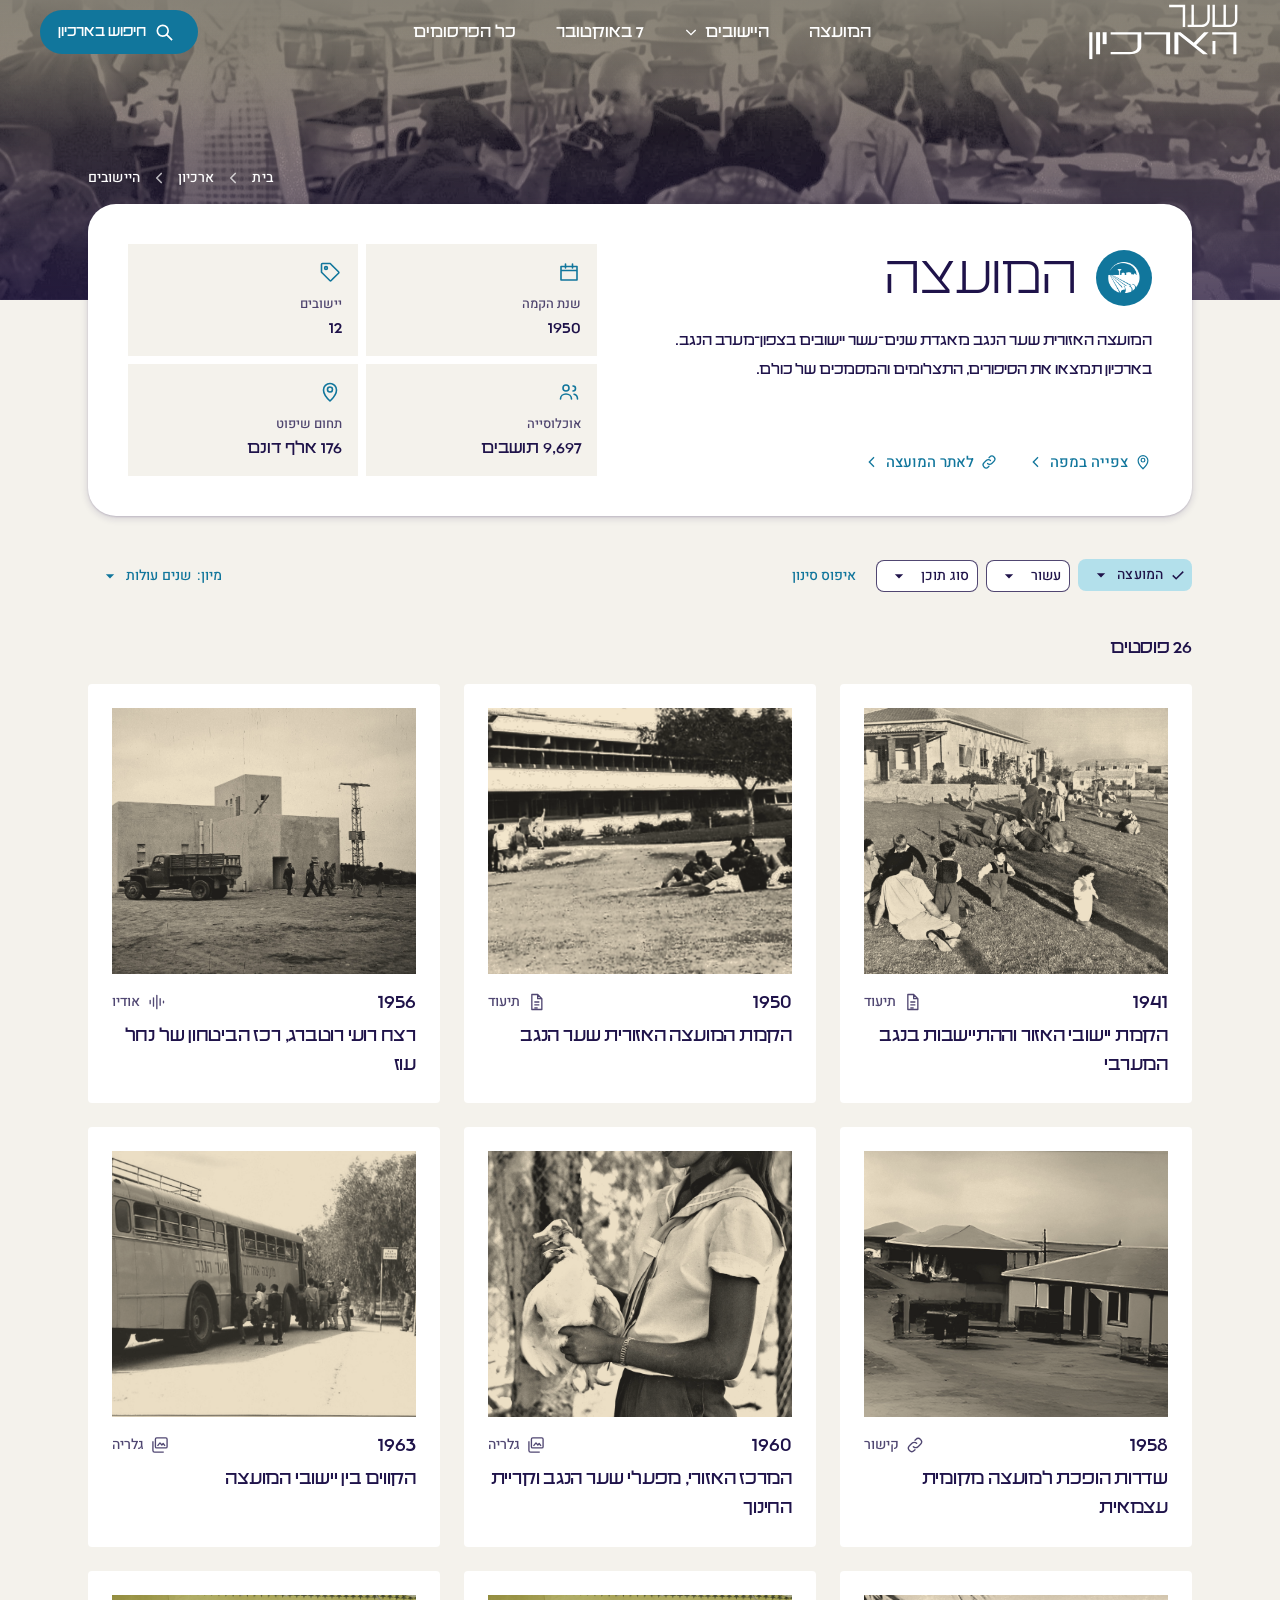
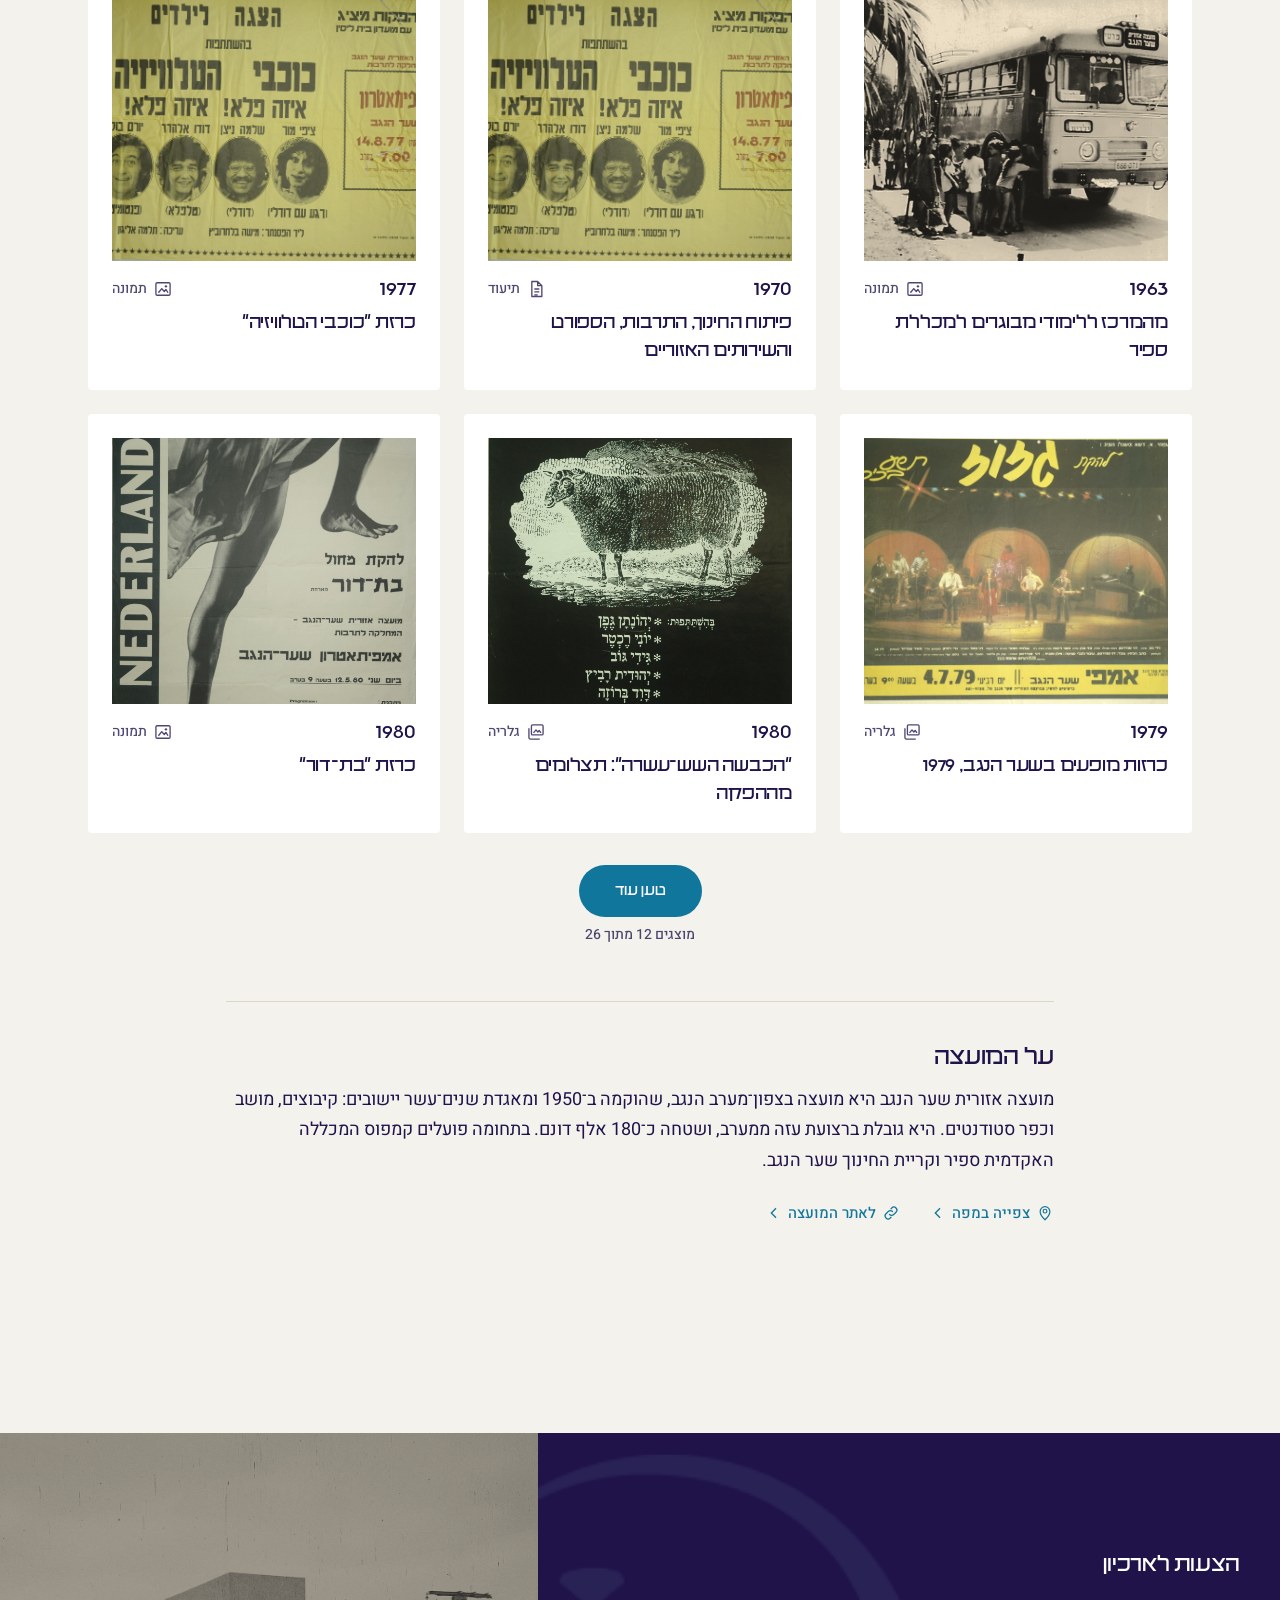
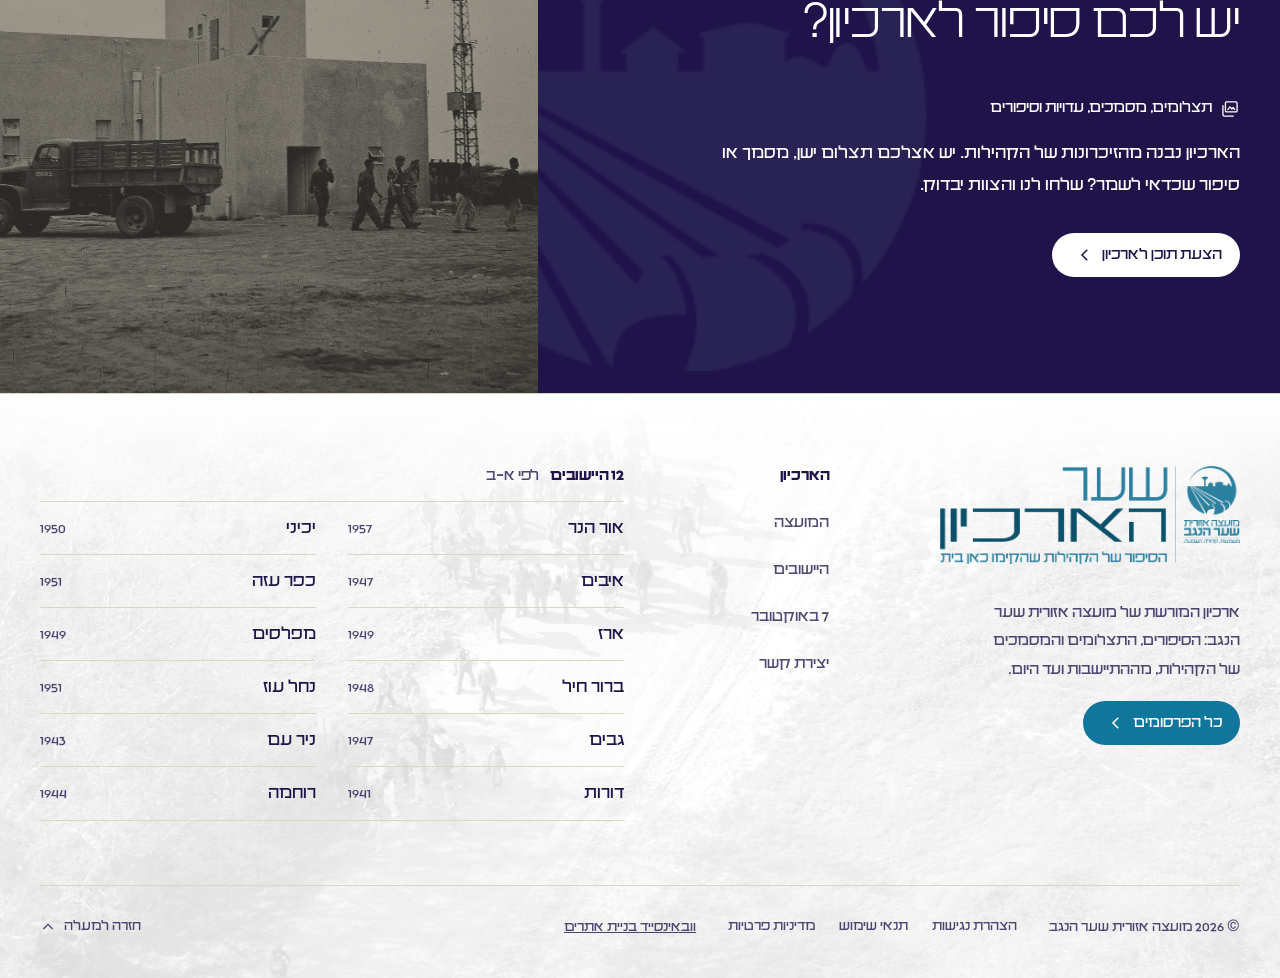
<file: archive-page-v1/index.html>
<!doctype html>
<html lang="he" dir="rtl">
<head>
<meta charset="utf-8">
<meta name="viewport" content="width=device-width, initial-scale=1">
<meta name="robots" content="noindex">
<title>עמוד ארכיון · דוגמת תבנית</title>
<link rel="icon" type="image/png" href="../1st/assets/img/icon.png">
<link rel="preconnect" href="https://fonts.googleapis.com">
<link rel="preconnect" href="https://fonts.gstatic.com" crossorigin>
<link rel="stylesheet" href="../assets/fonts/colbo/colbo.css">
<link rel="stylesheet" href="https://fonts.googleapis.com/css2?family=Heebo:wght@400;500;700&display=swap">
<link rel="stylesheet" href="../1st/assets/style.css?v=44a">
<link rel="stylesheet" href="../1st/assets/polish.css?v=44a">
<link rel="stylesheet" href="../1st/assets/m3.css?v=44a">
<link rel="stylesheet" href="archive.css">
<link rel="stylesheet" href="cta.css">
<script defer src="posts.js"></script>
<script defer src="archive.js"></script>
<script defer src="scroll.js"></script>
<script defer src="nav-places.js"></script>
</head>
<body>
<a class="skip-link" href="#main">דילוג לתוכן</a>
<svg width="0" height="0" style="position:absolute" aria-hidden="true"><symbol id="i-road" viewBox="0 0 24 24"><path d="M8.5 4L4.5 20 M15.5 4l4 16 M12 5v2.5 M12 11v2.5 M12 17v2.5" fill="none" stroke="currentColor" stroke-width="1.6" stroke-linecap="round"/></symbol><symbol id="i-pin" viewBox="0 0 24 24"><path d="M12 21s-6.5-6-6.5-11a6.5 6.5 0 1 1 13 0c0 5-6.5 11-6.5 11z M12 12a2.5 2.5 0 1 0 0-5 2.5 2.5 0 0 0 0 5z" fill="none" stroke="currentColor" stroke-width="1.6" stroke-linejoin="round"/></symbol><symbol id="i-check" viewBox="0 0 24 24"><path d="M5 12.5l4.5 4.5L19 7.5" fill="none" stroke="currentColor" stroke-width="2"/></symbol><symbol id="i-people" viewBox="0 0 24 24"><path d="M9 11a3 3 0 1 0 0-6 3 3 0 0 0 0 6z M3.5 19c0-3 2.5-5 5.5-5s5.5 2 5.5 5 M16 11a2.5 2.5 0 1 0 0-5 M17 14.2c2 .3 3.5 1.9 3.5 4.8" fill="none" stroke="currentColor" stroke-width="1.6" stroke-linecap="round"/></symbol></svg>
<svg width="0" height="0" style="position:absolute" aria-hidden="true">
  <symbol id="i-menu" viewBox="0 0 24 24"><path d="M4 7h16M4 12h16M4 17h16" fill="none" stroke="currentColor" stroke-width="2"/></symbol>
  <symbol id="i-close" viewBox="0 0 24 24"><path d="M6 6l12 12M18 6L6 18" fill="none" stroke="currentColor" stroke-width="2"/></symbol>
  <symbol id="i-search" viewBox="0 0 24 24"><circle cx="10.5" cy="10.5" r="6.5" fill="none" stroke="currentColor" stroke-width="2"/><path d="M15.5 15.5 21 21" stroke="currentColor" stroke-width="2" stroke-linecap="square"/></symbol>
  <symbol id="i-prev" viewBox="0 0 24 24"><path d="M9 5l7 7-7 7" fill="none" stroke="currentColor" stroke-width="2"/></symbol>
  <symbol id="i-next" viewBox="0 0 24 24"><path d="M15 5l-7 7 7 7" fill="none" stroke="currentColor" stroke-width="2"/></symbol>
  <!-- תבניות פוסט (Post Formats) — אייקוני קו בסגנון Material Symbols Outlined, 24×24 -->
  <symbol id="f-decade" viewBox="0 0 24 24"><path d="M4 6.5h16V20H4z M4 10.5h16 M8.5 4v4 M15.5 4v4" fill="none" stroke="currentColor" stroke-width="1.6" stroke-linejoin="round" stroke-linecap="round"/></symbol><symbol id="f-topic" viewBox="0 0 24 24"><path d="M3.5 12.2V4.5a1 1 0 0 1 1-1h7.7l8.3 8.3a1 1 0 0 1 0 1.4l-7.3 7.3a1 1 0 0 1-1.4 0z" fill="none" stroke="currentColor" stroke-width="1.6" stroke-linejoin="round"/><circle cx="8" cy="8" r="1.4" fill="none" stroke="currentColor" stroke-width="1.6"/></symbol><symbol id="f-standard" viewBox="0 0 24 24"><path d="M7 3h7l5 5v13H7z M14 3v5h5 M10 12h6 M10 15.5h6 M10 19h4" fill="none" stroke="currentColor" stroke-width="1.6" stroke-linejoin="round"/></symbol>
  <symbol id="f-image" viewBox="0 0 24 24"><rect x="3.5" y="4.5" width="17" height="15" rx="1.5" fill="none" stroke="currentColor" stroke-width="1.6"/><path d="M6.5 16.5l4-5 3 3.5 2-2.5 2.5 4" fill="none" stroke="currentColor" stroke-width="1.6" stroke-linejoin="round"/><circle cx="15.5" cy="8.8" r="1.4" fill="currentColor"/></symbol>
  <symbol id="f-gallery" viewBox="0 0 24 24"><rect x="6.5" y="3.5" width="14" height="12" rx="1.5" fill="none" stroke="currentColor" stroke-width="1.6"/><path d="M3.5 7.5v11a2 2 0 0 0 2 2h11 M9 13l3-3.5 2.2 2.5 1.6-1.8L18 13" fill="none" stroke="currentColor" stroke-width="1.6" stroke-linejoin="round"/></symbol>
  <symbol id="f-link" viewBox="0 0 24 24"><path d="M10 14a4 4 0 0 0 5.66 0l3-3a4 4 0 0 0-5.66-5.66l-1 1 M14 10a4 4 0 0 0-5.66 0l-3 3a4 4 0 0 0 5.66 5.66l1-1" fill="none" stroke="currentColor" stroke-width="1.6" stroke-linecap="round"/></symbol>
  <symbol id="f-quote" viewBox="0 0 24 24"><path d="M5 17h4l2-4V7H5v6h3z M13 17h4l2-4V7h-6v6h3z" fill="none" stroke="currentColor" stroke-width="1.6" stroke-linejoin="round"/></symbol>
  <symbol id="f-video" viewBox="0 0 24 24"><rect x="3.5" y="5.5" width="13" height="13" rx="1.5" fill="none" stroke="currentColor" stroke-width="1.6"/><path d="M16.5 10l4-2.5v9l-4-2.5" fill="none" stroke="currentColor" stroke-width="1.6" stroke-linejoin="round"/></symbol>
  <symbol id="f-audio" viewBox="0 0 24 24"><path d="M5 10v4 M9 7v10 M13 4v16 M17 8v8 M21 11v2" fill="none" stroke="currentColor" stroke-width="1.6" stroke-linecap="round"/></symbol>
</svg>


<header class="site-header" id="siteHeader">
  <a class="site-header__logo" href="../1st/index.html" aria-label="שער הארכיון, לעמוד הבית">
    <img src="../1st/assets/img/logo-wordmark-title.svg" width="346" height="132" alt="">
  </a>
  <nav aria-label="ניווט ראשי" id="siteNav">
    <ul>
      <li><a href="index.html?type=council" data-nav="/community/council/">המועצה</a></li>
      <li><a href="index.html?type=all" data-nav="/community/">היישובים</a></li>
      <li><a href="index.html?type=tag" data-nav="/topic/october-7/">7 באוקטובר</a></li>
      <li><a href="index.html?type=all" data-nav="/?s=">כל הפרסומים</a></li>
    </ul>
  </nav>
  <a class="btn btn--search" href="../1st/index.html#hero">
    <svg class="icon" aria-hidden="true"><use href="#i-search"/></svg><span class="btn__label">חיפוש<span class="btn__more"> בארכיון</span></span>
  </a>
  <!-- v44: מובייל/טאבלט — כפתור תפריט (Material icon button) שפותח את אותו ניווט כגיליון מתחת לכותרת -->
  <button class="site-header__menu" type="button" aria-expanded="false" aria-controls="drawer" aria-label="תפריט">
    <svg class="icon i-open" aria-hidden="true"><use href="#i-menu"/></svg><svg class="icon i-close" aria-hidden="true"><use href="#i-close"/></svg>
  </button>
</header>

<!-- 2.13: מגירת ניווט בטאבלט/טלפון, זהה לעמוד הבית (Material 3 navigation drawer); הפריט הפעיל מסומן ב-archive.js לפי data-nav -->
<div class="drawer" id="drawer" aria-hidden="true">
  <div class="drawer__scrim" data-close></div>
  <nav class="drawer__panel" aria-label="תפריט">
    <div class="drawer__head"><button class="drawer__close" type="button" aria-label="סגירת התפריט" data-close><svg class="icon" aria-hidden="true"><use href="#i-close"/></svg></button><img src="../1st/assets/img/logo-wordmark-title.svg" alt="שער הארכיון"></div>
    <a href="../1st/index.html">דף הבית</a><a href="index.html?type=council" data-nav="/community/council/">המועצה</a><a href="index.html?type=all" data-nav="/community/">היישובים</a><a href="index.html?type=tag" data-nav="/topic/october-7/">7 באוקטובר</a><a href="index.html?type=all" data-nav="/?s=">כל הפרסומים</a><hr><span class="drawer__label" aria-hidden="true">היישובים</span><a href="index.html?type=all&amp;place=or-haner" data-place="or-haner">אור הנר</a><a href="index.html?type=all&amp;place=ivim" data-place="ivim">איבים</a><a href="index.html?type=all&amp;place=erez" data-place="erez">ארז</a><a href="index.html?type=all&amp;place=bror-hayil" data-place="bror-hayil">ברור חיל</a><a href="index.html?type=all&amp;place=gvim" data-place="gvim">גבים</a><a href="index.html?type=all&amp;place=dorot" data-place="dorot">דורות</a><a href="index.html?type=all&amp;place=yachini" data-place="yachini">יכיני</a><a href="index.html?type=all&amp;place=kfar-aza" data-place="kfar-aza">כפר עזה</a><a href="index.html?type=all&amp;place=mefalsim" data-place="mefalsim">מפלסים</a><a href="index.html?type=all&amp;place=nahal-oz" data-place="nahal-oz">נחל עוז</a><a href="index.html?type=all&amp;place=nir-am" data-place="nir-am">ניר עם</a><a href="index.html?type=all&amp;place=ruhama" data-place="ruhama">רוחמה</a>
  </nav>
</div>

<main id="main" tabindex="-1">

<!-- 1. הירו (אפשרות א, אושרה): פירורי לחם, תצלום מעוגל שנבחר ידנית, ולוח משטח חופף עם כותרת ותיאור; לוגו, כפתורי מפה/אתר ועובדות רק ביישוב או במועצה. בלי חיפוש בהירו (אורי) -->
<section class="hA is-entering" id="hero" aria-labelledby="h1">
  <figure class="hA__media"><img id="bg" src="" alt="" fetchpriority="high"></figure>
  <div class="hA__crumbs aw"><nav class="crumbs" aria-label="פירורי לחם"><ol id="crumbs"></ol></nav></div>
  <div class="aw">
    <div class="hA__panel" id="panel">
      <div class="hA__id"><span class="logo" id="logo" hidden><img src="../1st/assets/img/emblem-mark.png" alt=""></span><div><h1 id="h1"></h1></div></div>
      <p class="hA__desc" id="desc"></p>
      <div class="acts" id="acts" hidden></div>
      <ul class="hA__facts" id="facts" hidden></ul>
    </div>
  </div>
</section>

<!-- 2. סרגל סינון ומיון (דביק): צ'יפ ה-Term עם X, יישוב / עשור / סוג, מיון -->
<section class="af" aria-label="סינון ומיון"><div class="aw af__in" id="bar"></div></section>

<!-- 3. רשימת הפוסטים · 4. טען עוד · 6. מצב ריק -->
<section class="al aw" aria-labelledby="count">
  <div class="al__head"><h2 class="al__count" id="count"></h2><a class="tlink" id="allPosts" href="index.html?type=all" hidden>כל הפרסומים<svg class="icon tlink__go" aria-hidden="true"><use href="#i-next"/></svg></a></div>
  <p class="visually-hidden" id="status" role="status" aria-live="polite"></p>
  <ul class="ag" id="list"></ul>
  <div class="aempty" id="empty" hidden>
    <svg class="icon" aria-hidden="true"><use href="#i-search"/></svg>
    <h2>לא נמצאו פוסטים בסינון הזה</h2>
    <p id="emptyP"></p>
    <button type="button" class="aempty__go" id="emptyReset" hidden>איפוס סינון</button>
    <a class="aempty__go" id="emptyGo" href="../1st/index.html#hero">חיפוש בארכיון</a>
  </div>
  <div class="aload" id="load" hidden><button type="button" class="aload__btn" id="loadBtn">טען עוד</button><small id="loadN"></small></div>
</section>

<!-- 5. מידע כללי על ה-Term (בפועל: שדה "תיאור" של וורדפרס) -->
<section class="ainfo aw" aria-labelledby="infoH"><div class="ainfo__in"><h2 id="infoH"></h2><p id="infoT"></p><div class="acts ainfo__acts" id="infoActs" hidden></div><div class="al__more" id="allPostsSlot"></div></div></section>

<!-- קריאה להצעות תוכן (אותה רצועה כמו בעמוד הכתבה): אותו מבנה כמו "עשור בפוקוס" בעמוד הבית (כותרת קטנה · כותרת גדולה · סוג תוכן · טקסט · כפתור), לוח דיו עם צילום וסמל המועצה טון על טון -->
<section class="aCta" aria-labelledby="cta-h">
  <div class="aCta__board on-dark">
    <span class="aCta__mark" aria-hidden="true"></span>
    <figure class="aCta__photo"><img src="../1st/assets/img/arch/niram-1949-3.jpg" width="2000" height="1339" loading="lazy" alt="בניין חדש, משאית ואנשים בדרך עפר, ניר עם, 1949"></figure>
    <div class="aCta__field">
      <h2 id="cta-h" class="aCta__label">הצעות לארכיון</h2>
      <p class="aCta__big">יש לכם סיפור לארכיון?</p>
      <p class="aCta__meta"><svg class="icon" aria-hidden="true"><use href="#f-gallery"/></svg>תצלומים, מסמכים, עדויות וסיפורים</p>
      <p class="aCta__body">הארכיון נבנה מהזיכרונות של הקהילות. יש אצלכם תצלום ישן, מסמך או סיפור שכדאי לשמר? שלחו לנו והצוות יבדוק.</p>
      <a class="btn btn--light aCta__btn" href="contact.html?subject=content">הצעת תוכן לארכיון<svg class="icon" aria-hidden="true"><use href="#i-next"/></svg></a>
    </div>
  </div>
</section>

</main>

<footer class="sfoot" aria-labelledby="sfoot-h">
  <!-- פוטר (25.10, לפי 21st.dev + גוגל): משטח אחד, בלוק מותג, עמודות קצרות, שורת תחתית עם הקישורים המשפטיים.
       הכבוד ליישובים בגודל ובמקום: העמודה הרחבה ביותר, 12 שורות כמו רשימת הפרסומים (שם · שנת הקמה) -->
  <h2 id="sfoot-h" class="visually-hidden">מידע נוסף וניווט</h2>
  <!-- רקע עמ' 63: צעדת הכלניות 034, דרך העפר מהאוויר (מהסט המאושר של הלקוחה; אורי בחר א') ב-7% על לבן, דוהה ללבן מלמעלה -->
  <div class="sfoot__bg" aria-hidden="true"><img src="../1st/assets/img/arch/anemone-march-2006-034.jpg" alt="" loading="lazy"></div>
  <div class="sfoot__grid">
    <div class="sfoot__brand">
      <a class="sfoot__logo" href="../1st/index.html" aria-label="שער הארכיון, הסיפור של הקהילות שהקימו כאן בית. מועצה אזורית שער הנגב. לעמוד הבית"><img src="../1st/assets/img/logo-paper.png" width="1306" height="428" alt=""></a>
      <p>ארכיון המורשת של מועצה אזורית שער הנגב: הסיפורים, התצלומים והמסמכים של הקהילות, מההתיישבות ועד היום.</p>
      <a class="sfoot__cta" href="index.html?type=all">כל הפרסומים<svg class="icon" aria-hidden="true"><use href="#i-next"/></svg></a>
    </div>
    <nav class="sfoot__col" aria-label="הארכיון">
      <h3>הארכיון</h3>
      <ul><li><a href="index.html?type=council">המועצה</a></li><li><a href="index.html?type=all">היישובים</a></li><li><a href="index.html?type=tag">7 באוקטובר</a></li><li><a href="contact.html">יצירת קשר</a></li></ul>
    </nav>
    <nav class="sfoot__places" aria-labelledby="sfoot-places-h">
      <h3 id="sfoot-places-h">12 היישובים <span>לפי א-ב</span></h3>
      <ol>
          <li><a href="index.html?type=all&amp;place=or-haner"><span class="n">אור הנר</span><span class="y">1957</span></a></li>
          <li><a href="index.html?type=all&amp;place=ivim"><span class="n">איבים</span><span class="y">1947</span></a></li>
          <li><a href="index.html?type=all&amp;place=erez"><span class="n">ארז</span><span class="y">1949</span></a></li>
          <li><a href="index.html?type=all&amp;place=bror-hayil"><span class="n">ברור חיל</span><span class="y">1948</span></a></li>
          <li><a href="index.html?type=all&amp;place=gvim"><span class="n">גבים</span><span class="y">1947</span></a></li>
          <li><a href="index.html?type=all&amp;place=dorot"><span class="n">דורות</span><span class="y">1941</span></a></li>
          <li><a href="index.html?type=all&amp;place=yachini"><span class="n">יכיני</span><span class="y">1950</span></a></li>
          <li><a href="index.html?type=all&amp;place=kfar-aza"><span class="n">כפר עזה</span><span class="y">1951</span></a></li>
          <li><a href="index.html?type=all&amp;place=mefalsim"><span class="n">מפלסים</span><span class="y">1949</span></a></li>
          <li><a href="index.html?type=all&amp;place=nahal-oz"><span class="n">נחל עוז</span><span class="y">1951</span></a></li>
          <li><a href="index.html?type=all&amp;place=nir-am"><span class="n">ניר עם</span><span class="y">1943</span></a></li>
          <li><a href="index.html?type=all&amp;place=ruhama"><span class="n">רוחמה</span><span class="y">1944</span></a></li>
      </ol>
    </nav>
  </div>
  <div class="sfoot__bar">
    <span>© 2026 מועצה אזורית שער הנגב</span>
    <ul class="sfoot__legal"><li><a href="/accessibility/">הצהרת נגישות</a></li><li><a href="/terms/">תנאי שימוש</a></li><li><a href="/privacy/">מדיניות פרטיות</a></li></ul>
    <a class="sfoot__credit" href="https://www.webinside.co.il/" target="_blank" rel="noopener">וובאינסייד בניית אתרים</a>
    <a class="sfoot__top" href="#main">חזרה למעלה<svg class="icon" aria-hidden="true"><use href="#i-next"/></svg></a>
  </div>
</footer>
<script src="sitemap-fab.js" defer></script>
</body>
</html>
</file>
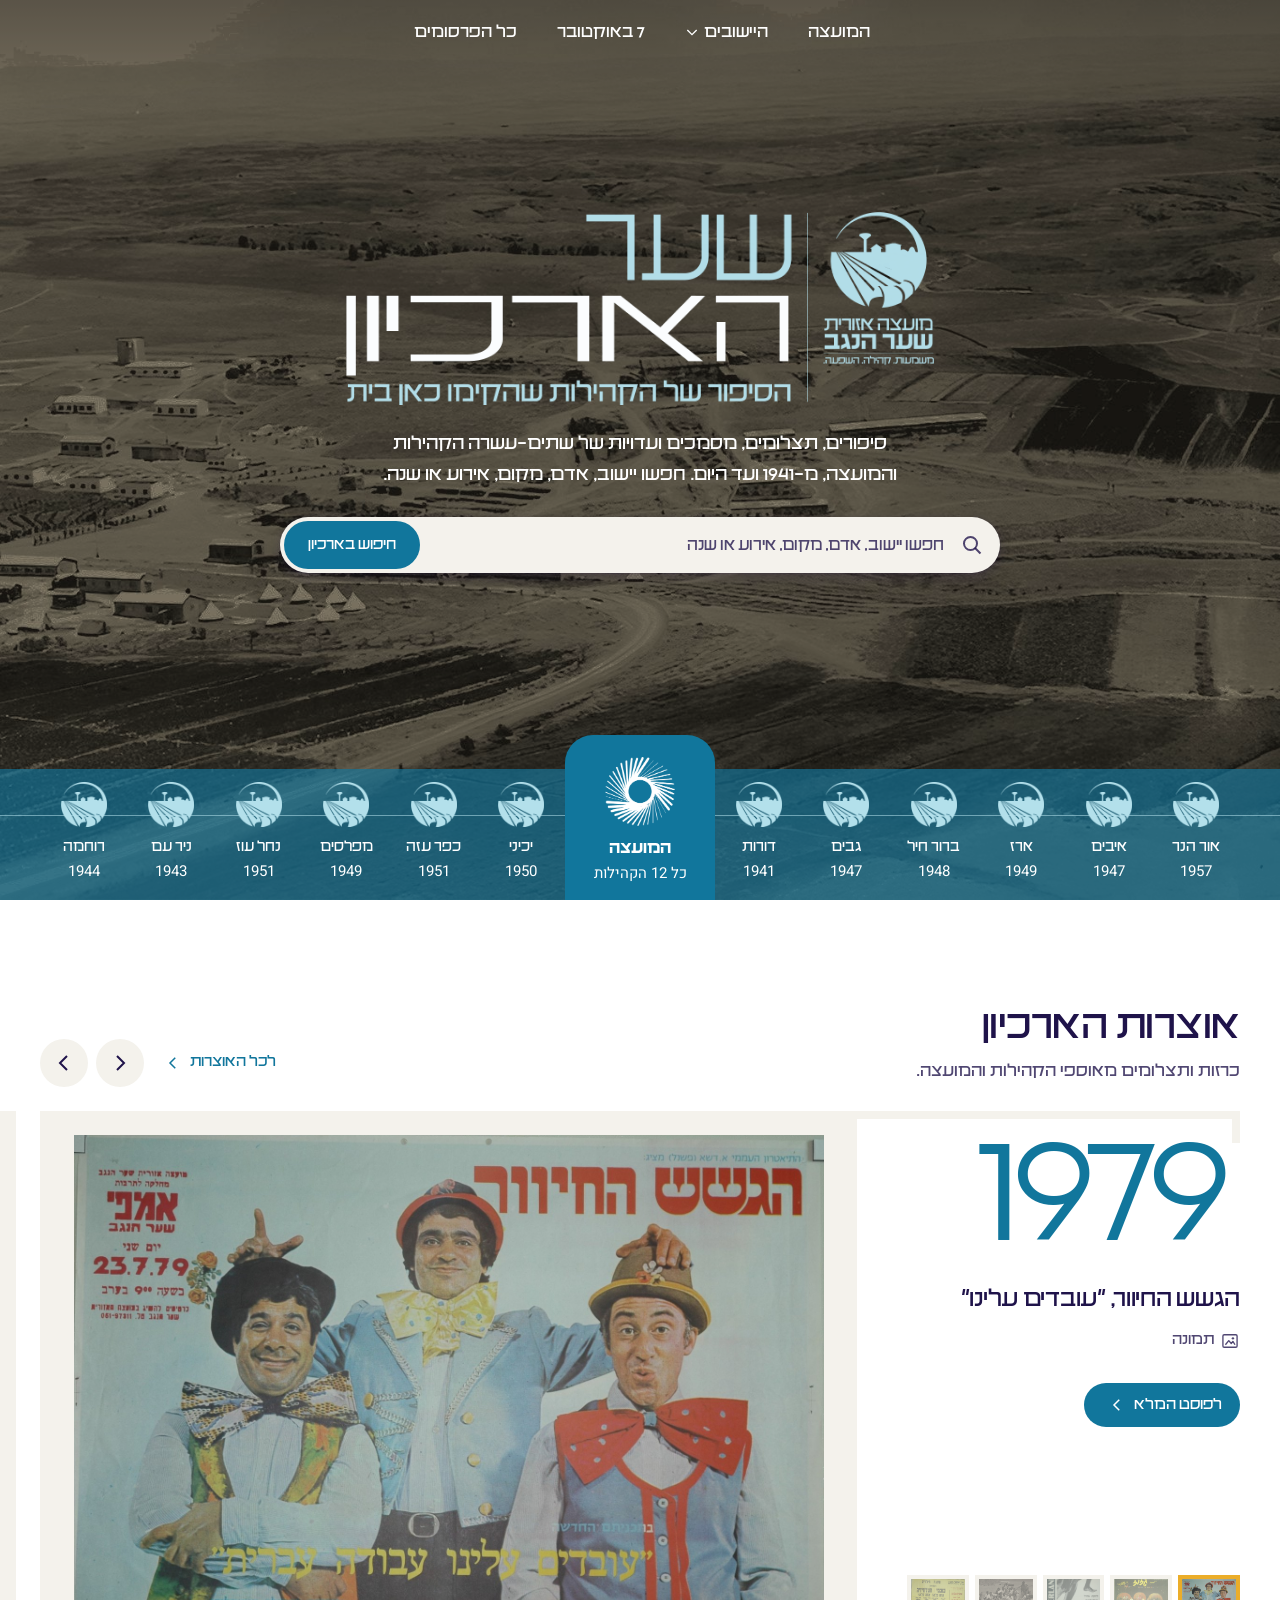
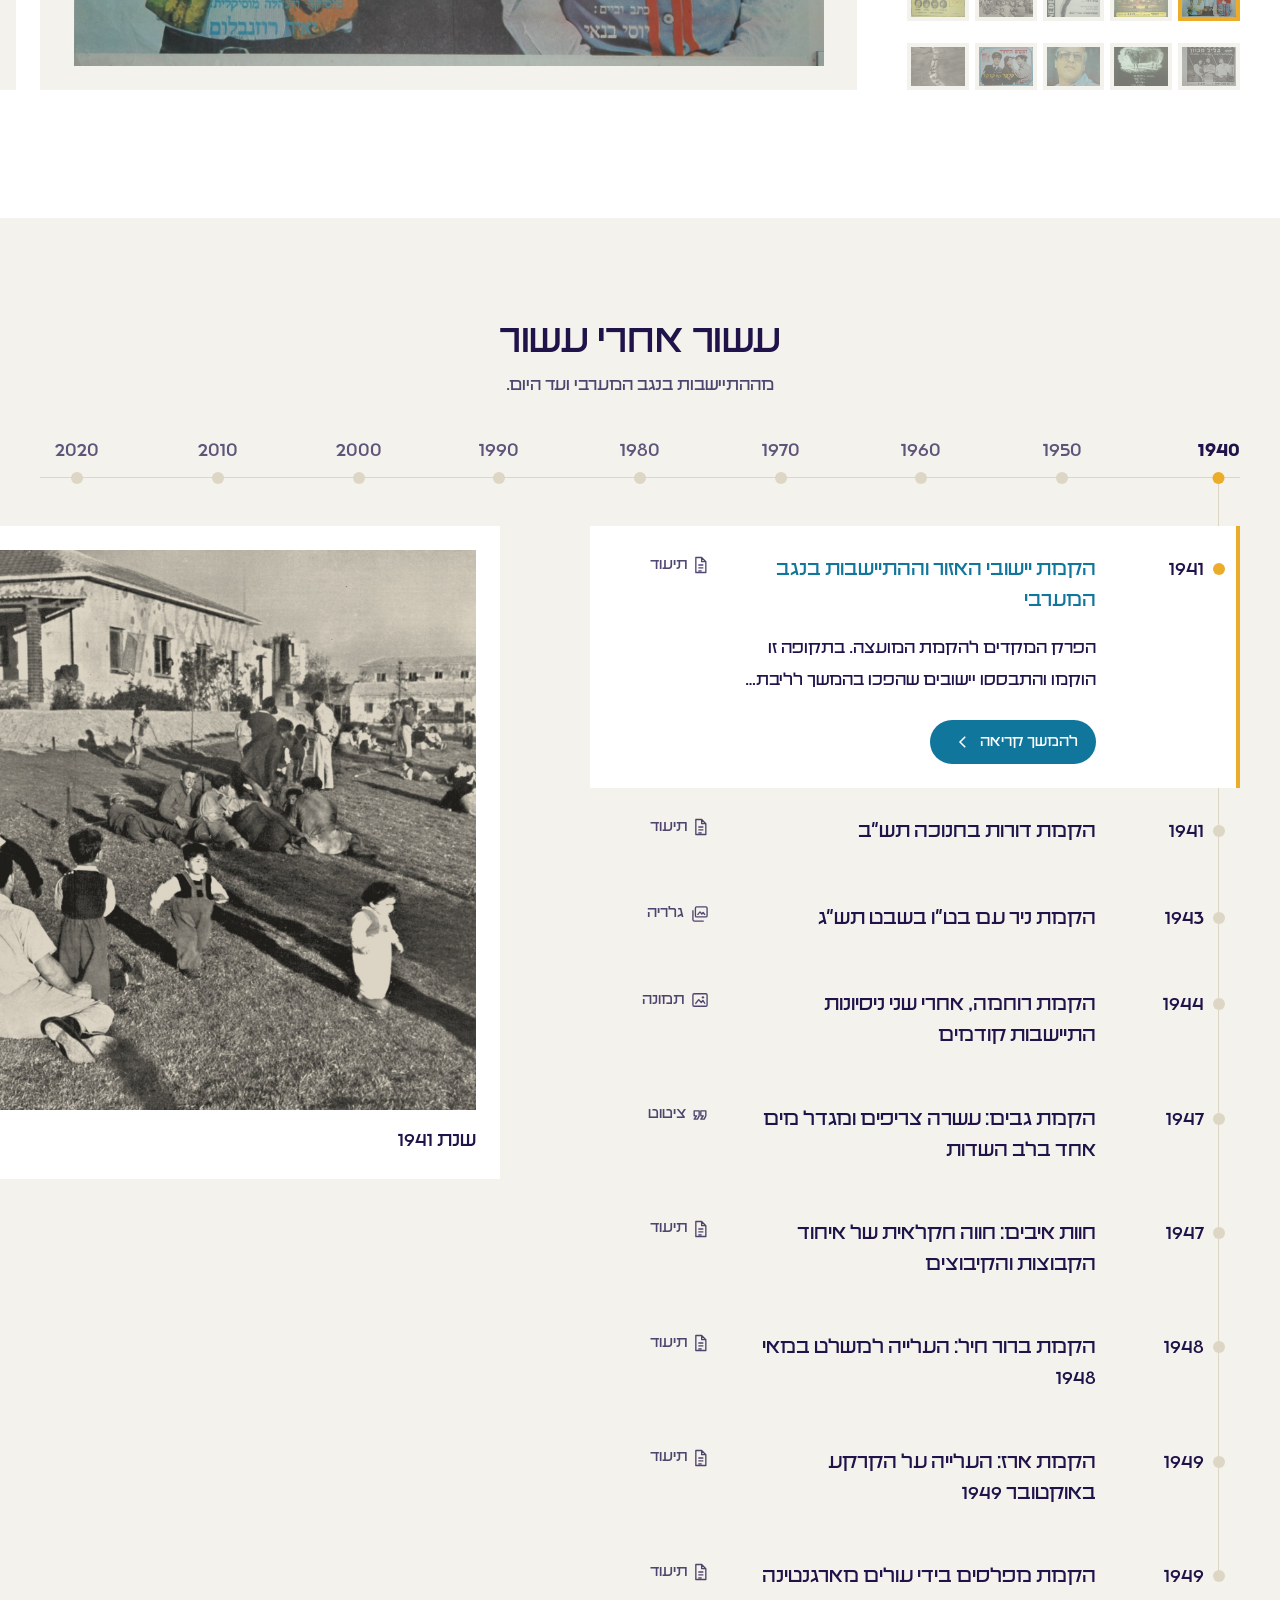
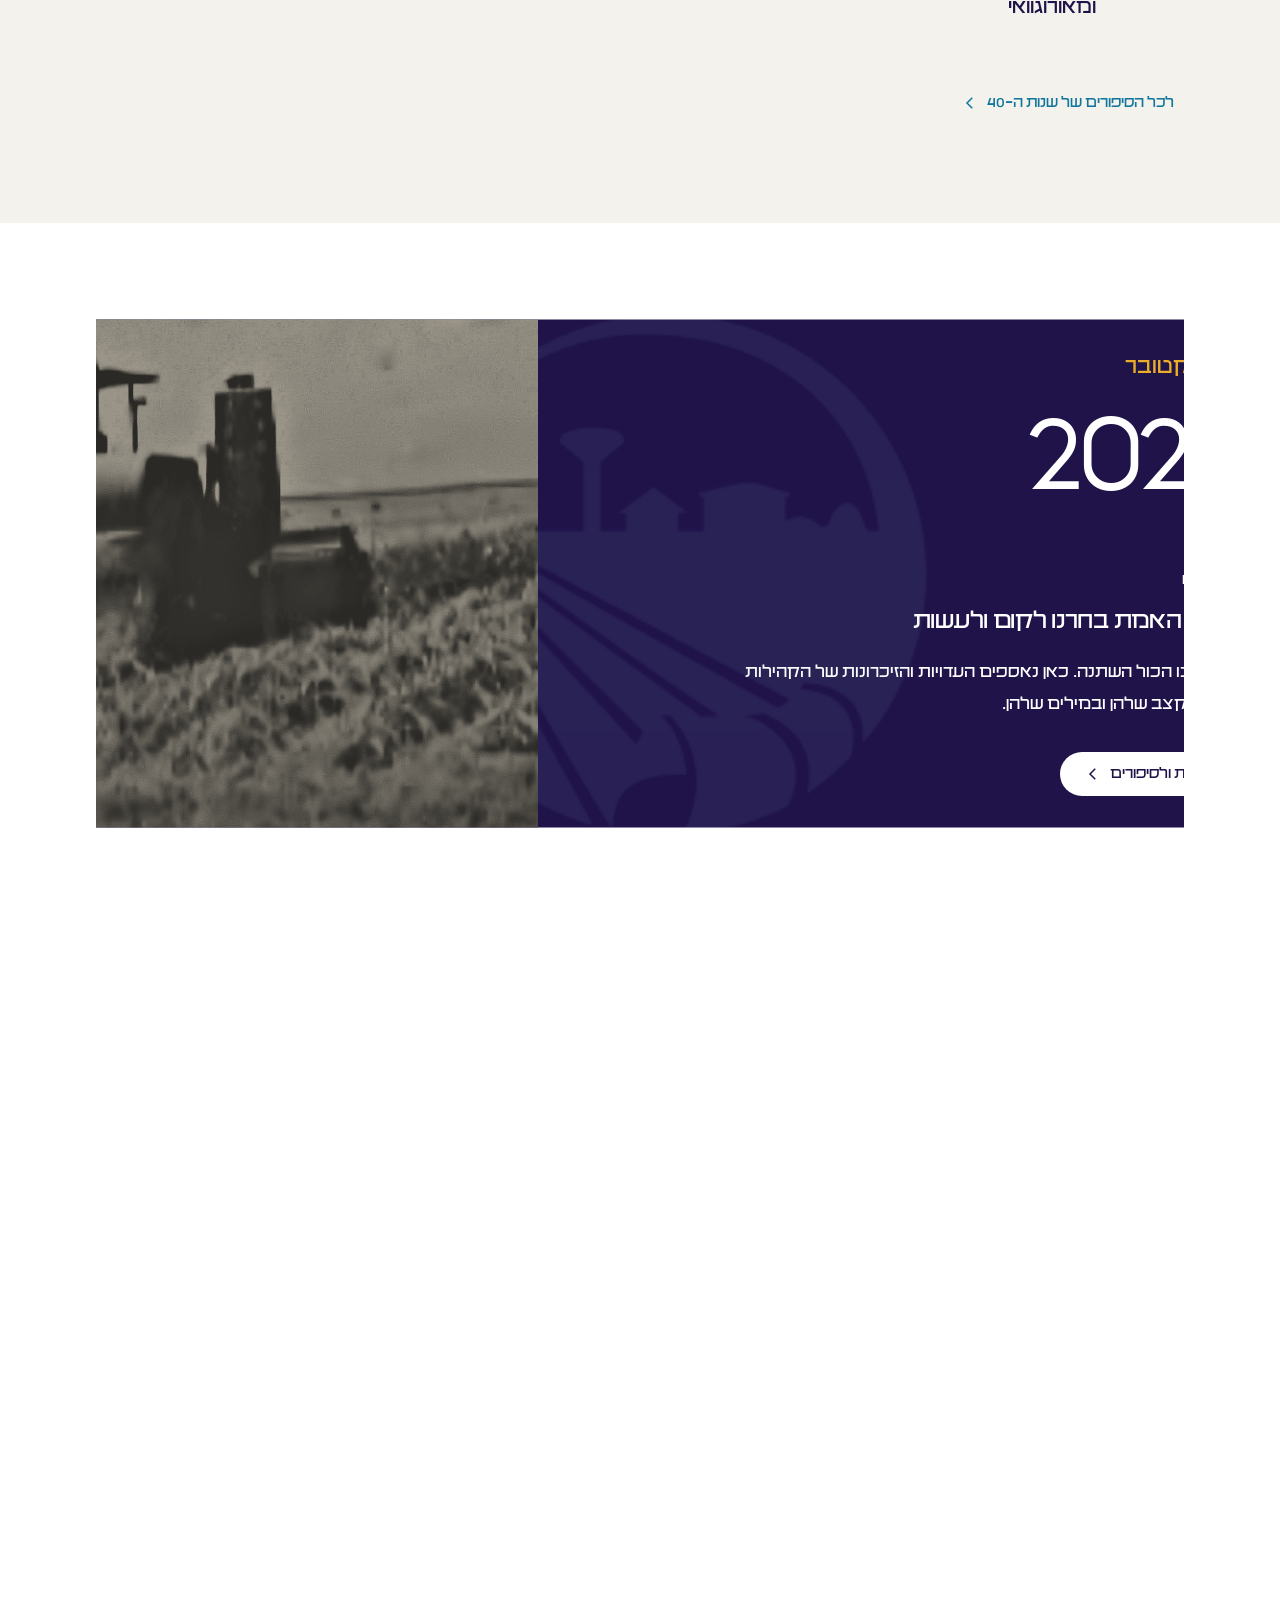
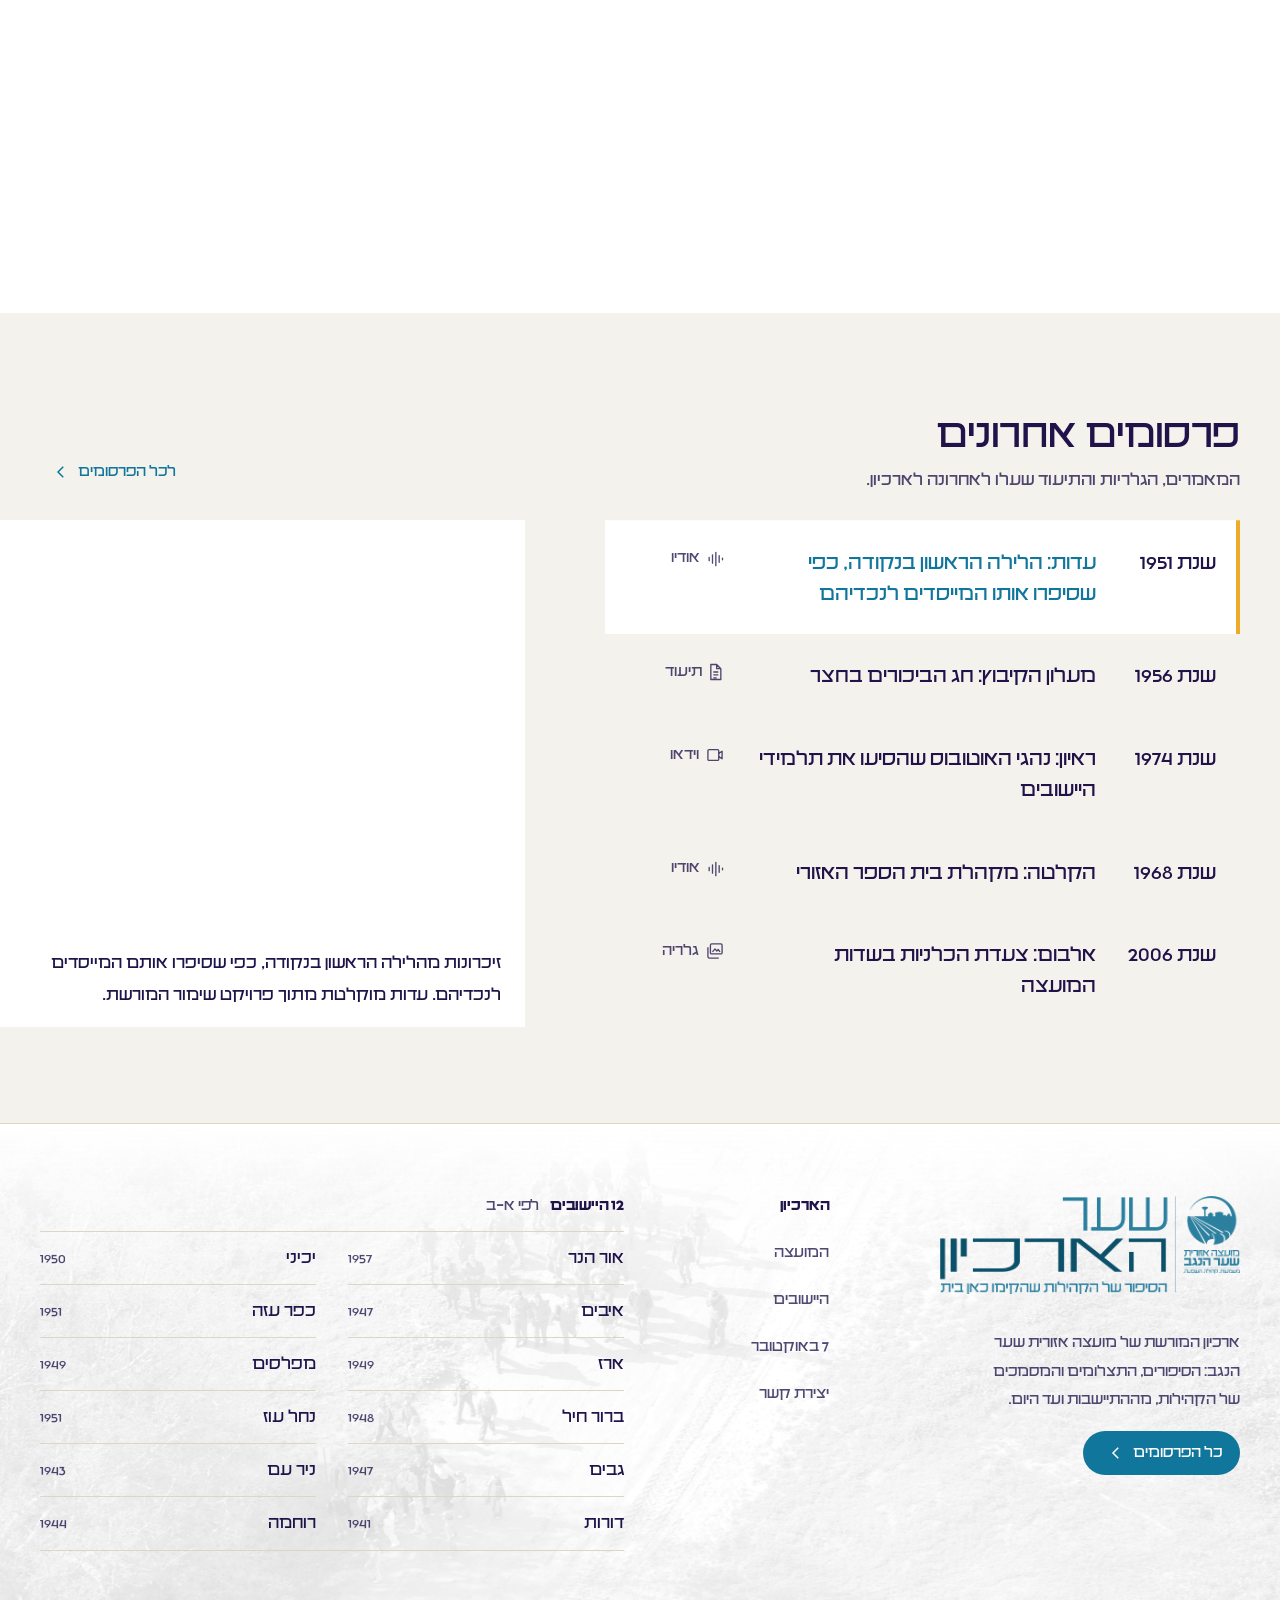
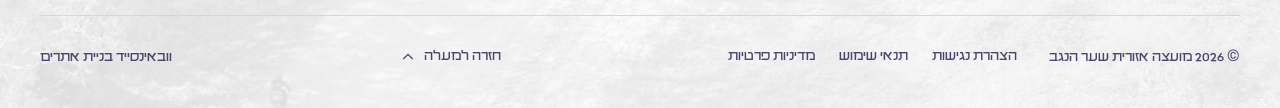
<file: sketch/index.html>
<!doctype html>
<html lang="he" dir="rtl"><head><meta charset="utf-8"><meta name="viewport" content="width=device-width, initial-scale=1"><meta name="robots" content="noindex">
<title>שער הארכיון · סקיצה 1</title><meta http-equiv="refresh" content="0; url=../1st/"><script>location.replace('../1st/'+location.hash);</script>
<style>body{margin:0;padding:24px;background:#fff;color:#1F134A;font:16px/1.5 sans-serif}</style></head>
<body><a href="../1st/">לסקיצה 1</a></body></html>
</file>
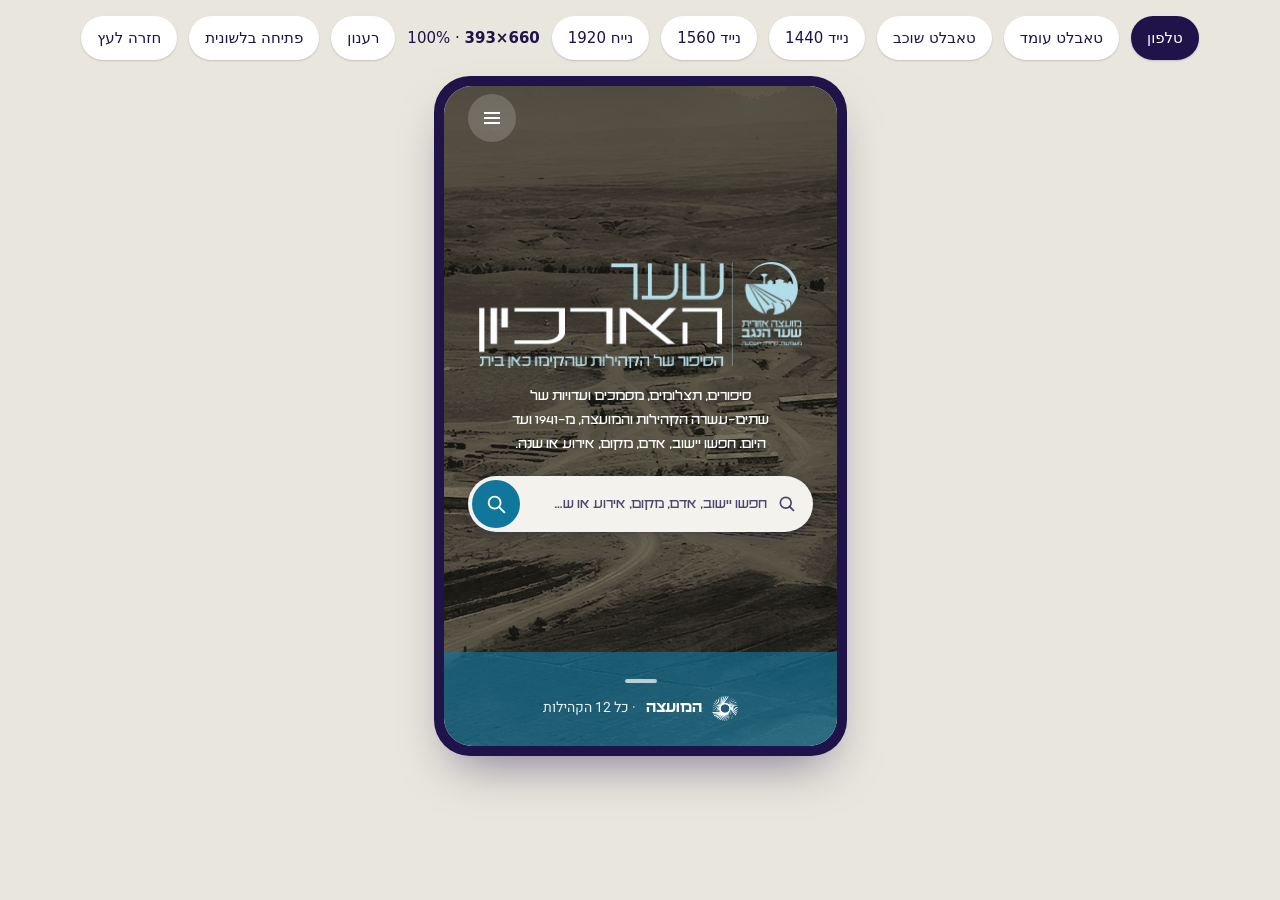
<file: phone.html>
<!doctype html>
<html lang="he" dir="rtl">
<head>
<meta charset="utf-8">
<meta name="viewport" content="width=device-width, initial-scale=1">
<meta name="robots" content="noindex">
<title>הדמיית מכשיר · סקיצה 1</title>
<style>
  /* דף הדמיה לבדיקות פנימיות (לא לפרסום ללקוח): מציג את הסקיצה בתוך מסגרת בגודל מכשיר, בכל גודל חלון.
     הסקיצה בתוך המסגרת רואה את גודל המכשיר האמיתי (media queries לפי המסגרת); המסגרת עצמה מוקטנת להתאמה לחלון.
     דגם נוסף: לשנות את DEVICES בסקריפט, או להוסיף לכתובת ?w=375&h=667 */
  :root { color-scheme: light; }
  * { box-sizing: border-box; }
  body { margin: 0; min-height: 100vh; display: grid; justify-items: center; align-content: start; gap: 16px; padding: 16px; background: #E9E6DD; color: #1F134A; font-family: system-ui, "Heebo", sans-serif; }
  .bar { display: flex; flex-wrap: wrap; gap: 8px 12px; align-items: center; justify-content: center; font-size: 15px; }
  .bar b { font-weight: 600; direction: ltr; unicode-bidi: isolate; }
  .bar button, .bar a { min-height: 44px; padding: 0 16px; border: 0; border-radius: 22px; background: #fff; color: #1F134A; font: inherit; text-decoration: none; display: inline-flex; align-items: center; cursor: pointer; box-shadow: 0 1px 2px rgba(31, 19, 74, .18); }
  .bar button:hover, .bar a:hover { background: #F4F2EC; }
  .bar button[aria-pressed="true"] { background: #1F134A; color: #fff; }
  .bar button:focus-visible, .bar a:focus-visible { outline: 3px solid #11769C; outline-offset: 2px; }
  .phone { border-radius: 36px; padding: 10px; background: #1F134A; box-shadow: 0 24px 50px -20px rgba(31, 19, 74, .55); transform-origin: top center; }
  .phone iframe { display: block; border: 0; border-radius: 28px; background: #fff; }
</style>
</head>
<body>
<div class="bar" id="bar">
  <button type="button" data-d="phone" aria-pressed="false">טלפון</button>
  <button type="button" data-d="tp" aria-pressed="false">טאבלט עומד</button>
  <button type="button" data-d="tl" aria-pressed="false">טאבלט שוכב</button>
  <button type="button" data-d="l1440" aria-pressed="false">נייד 1440</button>
  <button type="button" data-d="l1560" aria-pressed="false">נייד 1560</button>
  <button type="button" data-d="d1920" aria-pressed="false">נייח 1920</button>
  <span><b id="dim"></b> · <span id="zoom"></span></span>
  <button type="button" id="reload">רענון</button>
  <a href="1st/index.html" target="_blank" rel="noopener">פתיחה בלשונית</a>
  <a href="sitemap.html">חזרה לעץ</a>
</div>
<div class="wrap" id="wrap"><div class="phone" id="phone"><iframe id="f" title="סקיצה 1 בגודל מכשיר" src="1st/index.html"></iframe></div></div>
<script>
  // דגמים: טלפון = אייפון 15/16 בסאפרי (רוחב 393, גובה נראה ≈660 אחרי הסרגלים); טאבלט 768×1024 / 1024×768
  // דסקטופ: גובה לפי יחס נפוץ — נייד 1440×900 ו-1560×975 (16:10), נייח 1920×1080 (16:9)
  var DEVICES = { phone: [393, 660], tp: [768, 1024], tl: [1024, 768], l1440: [1440, 900], l1560: [1560, 975], d1920: [1920, 1080] };
  var q = new URLSearchParams(location.search);
  var cur = q.get('w') && q.get('h') ? [+q.get('w'), +q.get('h')] : DEVICES[localStorageGet('dev')] || DEVICES.phone;
  var f = document.getElementById('f'), phone = document.getElementById('phone'), wrap = document.getElementById('wrap');
  function localStorageGet(k) { try { return localStorage.getItem(k); } catch (e) { return null; } }
  function localStorageSet(k, v) { try { localStorage.setItem(k, v); } catch (e) {} }
  function fit() {
    var availW = innerWidth - 32, availH = innerHeight - document.getElementById('bar').offsetHeight - 16 - 32;
    var s = Math.min(1, availW / (cur[0] + 20), Math.max(.3, availH) / (cur[1] + 20));
    s = Math.max(.25, s);
    phone.style.zoom = s;
    document.getElementById('zoom').textContent = Math.round(s * 100) + '%';
  }
  function set(w, h, key) {
    cur = [w, h]; f.width = w; f.height = h;
    document.getElementById('dim').textContent = w + '×' + h;
    document.querySelectorAll('[data-d]').forEach(function (b) { b.setAttribute('aria-pressed', String(DEVICES[b.dataset.d][0] === w && DEVICES[b.dataset.d][1] === h)); });
    if (key) localStorageSet('dev', key);
    fit();
  }
  document.querySelectorAll('[data-d]').forEach(function (b) { b.addEventListener('click', function () { var d = DEVICES[b.dataset.d]; set(d[0], d[1], b.dataset.d); }); });
  document.getElementById('reload').addEventListener('click', function () { f.contentWindow.location.reload(); });
  window.addEventListener('resize', fit);
  set(cur[0], cur[1]);
</script>
</body>
</html>
</file>
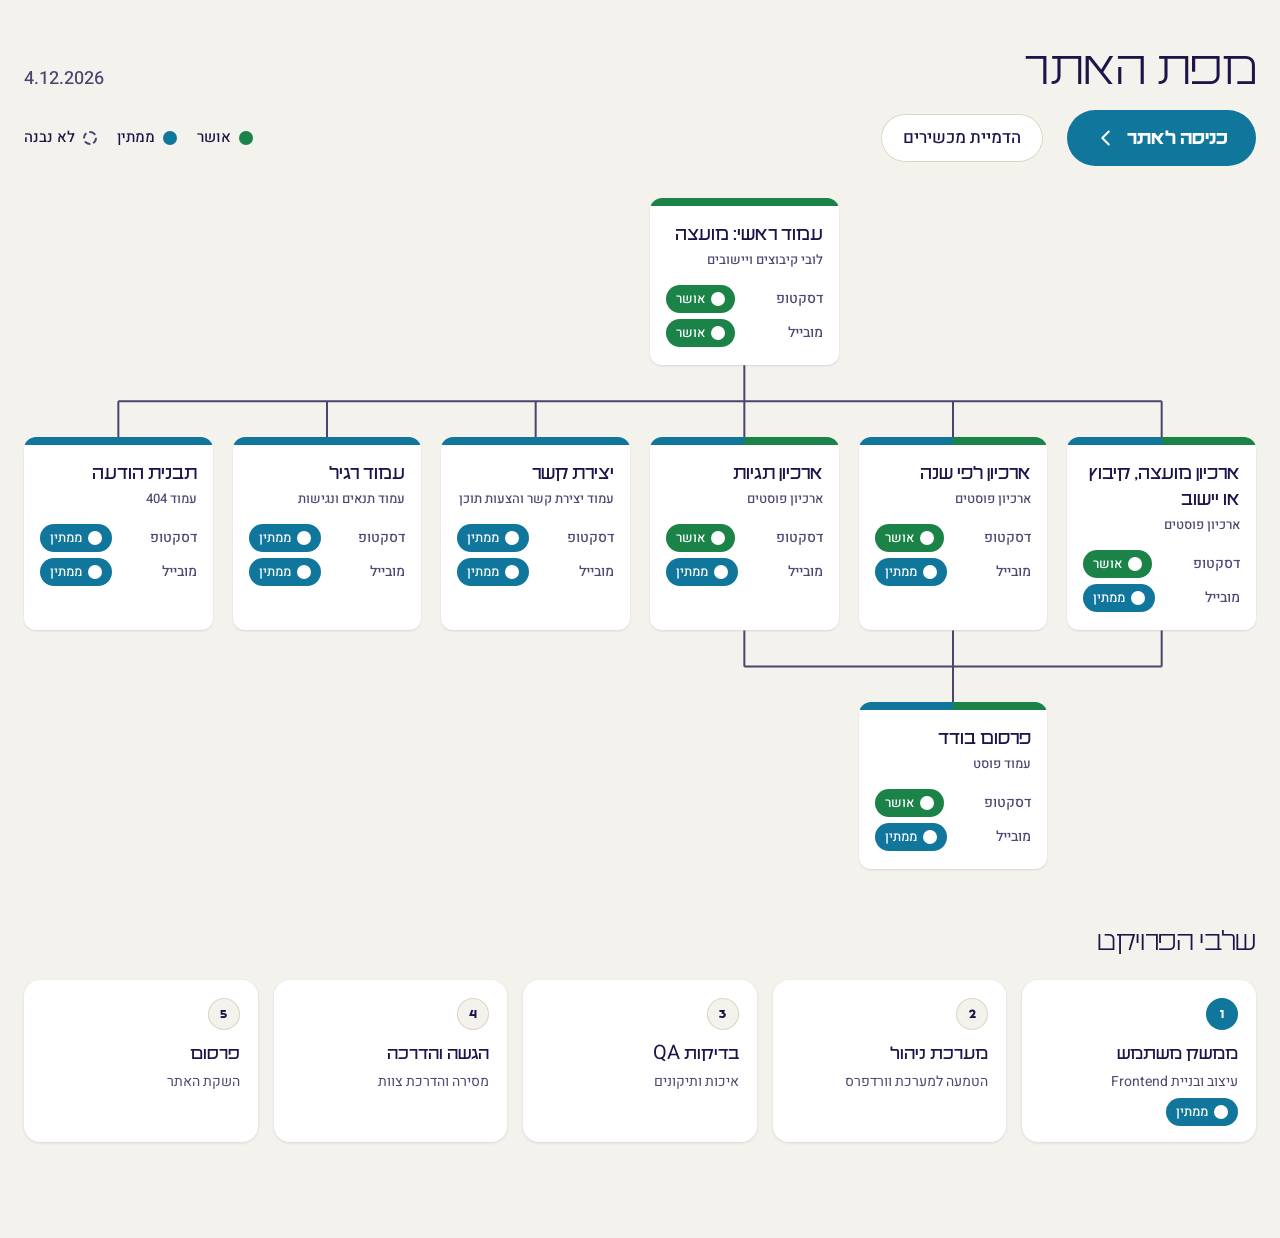
<file: sitemap.html>
<!doctype html>
<html lang="he" dir="rtl">
<head>
<meta charset="utf-8">
<meta name="viewport" content="width=device-width, initial-scale=1">
<meta name="robots" content="noindex">
<title>מפת האתר</title>
<link rel="icon" type="image/png" href="1st/assets/img/icon.png">
<link rel="preconnect" href="https://fonts.googleapis.com">
<link rel="preconnect" href="https://fonts.gstatic.com" crossorigin>
<link rel="stylesheet" href="assets/fonts/colbo/colbo.css">
<link rel="stylesheet" href="https://fonts.googleapis.com/css2?family=Heebo:wght@400;500;700&display=swap">
<style>
/* מפת האתר: מה מוכן ומה לא (דסקטופ ומובייל). אותם טוקנים כמו הסקיצה (design/1st): בלי צבעים חדשים.
   ui-ux-pro-max: צבע לא לבד (גם טקסט ואייקון), יעדי לחיצה 44+, מיקוד גלוי, קריאה גם בלי JS ברמת הכותרות. */
:root { --ink: #1F134A; --ink-soft: rgba(31, 19, 74, .78); --blue: #11769C; --paper: #F4F2EC; --sand: #DED6C4; --sky: #B3E0EB; --gold: #EBAD29; --green-dark: #1B8248; --white: #fff; --display: COLBO, Heebo, sans-serif; --text: Heebo, system-ui, sans-serif; }
* { box-sizing: border-box; }
body { margin: 0; background: var(--paper); color: var(--ink); font: 400 18px/1.6 var(--text); }
a { color: inherit; }
.wrap { width: min(1240px, calc(100vw - 48px)); margin-inline: auto; padding-block: 40px 72px; }
.top h1 { margin: 0 0 8px; font: 300 clamp(34px, 4.4vw, 56px)/1.1 var(--display); letter-spacing: -.01em; }
.top p { margin: 0; max-width: 46em; color: var(--ink-soft); }
.bar { display: flex; flex-wrap: wrap; align-items: center; gap: 16px 32px; margin-block: 28px 8px; }
.legend { display: flex; flex-wrap: wrap; gap: 8px 20px; margin: 0; padding: 0; list-style: none; font: 500 15px/1.3 var(--text); }
.legend li { display: inline-flex; align-items: center; gap: 8px; }
.dot { width: 14px; height: 14px; border-radius: 50%; flex: none; }
.dot--done { background: var(--white); }
.dot--review { background: var(--white); }
.dot--done.lg { background: var(--green-dark); }
.dot--review.lg { background: var(--blue); }
.dot--todo { background: transparent; border: 2px dashed var(--ink-soft); }

/* ---- העץ: גריד של 5 עמודות בדסקטופ (כמו בתרשים), קווים ב-SVG ---- */
.map { position: relative; display: grid; grid-template-columns: repeat(6, minmax(0, 1fr)); gap: 72px 20px; }
.map__lines { position: absolute; inset: 0; width: 100%; height: 100%; pointer-events: none; overflow: visible; }
.map__lines path { fill: none; stroke: var(--ink-soft); stroke-width: 2; stroke-linejoin: round; }
.node { position: relative; z-index: 1; display: flex; flex-direction: column; background: var(--white); border-radius: 12px; overflow: hidden; box-shadow: 0 1px 2px rgba(31, 19, 74, .12); transition: box-shadow 150ms linear, opacity 200ms linear; }
.node--link:hover { box-shadow: 0 2px 8px rgba(31, 19, 74, .22); }
.node--todo { background: transparent; box-shadow: inset 0 0 0 2px var(--sand); border: 0; }
.node__bar { display: flex; height: 8px; }
.node__bar i { flex: 1; }
.node__bar .s-done { background: var(--green-dark); }
.node__bar .s-review { background: var(--blue); }
.node__bar .s-todo { background: repeating-linear-gradient(135deg, var(--sand) 0 6px, transparent 6px 12px); }
.node__body { display: flex; flex-direction: column; gap: 4px; padding: 16px 16px 18px; flex: 1; }
.node h2 { margin: 0; font: 400 21px/1.25 var(--display); }
.node h2 a { text-decoration: none; }
.node h2 a::after { content: ""; position: absolute; inset: 0; z-index: 1; }
.node__kind { margin: 0; color: var(--ink-soft); font: 500 13px/1.3 var(--text); }
.st { display: grid; gap: 6px; margin: 12px 0 0; padding: 0; list-style: none; }
.st li { display: flex; align-items: center; justify-content: space-between; gap: 8px; font: 500 14px/1.3 var(--text); }
.st .dev { color: var(--ink-soft); }
.pill { display: inline-flex; align-items: center; gap: 6px; min-height: 28px; padding: 0 10px; border-radius: 14px; font: 500 13px/1.2 var(--text); white-space: nowrap; }
.pill--done { background: var(--green-dark); color: var(--white); }
.pill--review { background: var(--blue); color: var(--white); }
.pill--todo { background: transparent; box-shadow: inset 0 0 0 1px var(--ink-soft); color: var(--ink-soft); }
.node a:focus-visible { outline: 3px solid var(--blue); outline-offset: 2px; }
.node__note { margin: 10px 0 0; color: var(--ink-soft); font: 400 13px/1.45 var(--text); }
.node__links { position: relative; z-index: 2; display: flex; flex-wrap: wrap; gap: 4px 14px; margin: 10px 0 0; padding: 0; list-style: none; font: 500 14px/1.3 var(--text); }
.node__links a { display: inline-flex; align-items: center; min-height: 32px; color: var(--blue); text-decoration: none; }
.node__links a:hover { text-decoration: underline; text-underline-offset: 4px; }
/* מתג מכשיר: מציג רק את המכשיר שנבחר ומעמעם עמודים שלא נבנו בו */
.map[data-view="desktop"] .st li[data-dev="mobile"], .map[data-view="mobile"] .st li[data-dev="desktop"] { display: none; }
.map[data-view="desktop"] .node__bar i[data-dev="mobile"], .map[data-view="mobile"] .node__bar i[data-dev="desktop"] { display: none; }
.node.is-dim { opacity: .8; } /* ניגודיות טקסט 5.0:1 (ב-.55 היה 2.8:1) */
.pos-root { grid-column: 3; grid-row: 1; }
.pos-a1 { grid-column: 1; grid-row: 2; } .pos-a2 { grid-column: 2; grid-row: 2; } .pos-a3 { grid-column: 3; grid-row: 2; }
.pos-contact { grid-column: 4; grid-row: 2; } .pos-reg { grid-column: 5; grid-row: 2; } .pos-404 { grid-column: 6; grid-row: 2; }
.pos-post { grid-column: 2; grid-row: 3; }
.top { display: flex; align-items: baseline; justify-content: space-between; gap: 16px; }
.today { color: var(--ink-soft); font: 500 18px/1 var(--text); font-variant-numeric: tabular-nums; }
.stages { margin: 56px 0 24px; }
.stages h2 { margin: 0 0 20px; font: 300 32px/1.1 var(--display); letter-spacing: -0.01em; }
.stages ol { display: grid; grid-template-columns: repeat(5, 1fr); gap: 16px; margin: 0; padding: 0; list-style: none; counter-reset: st; }
.stage { position: relative; display: flex; flex-direction: column; gap: 6px; min-height: 148px; padding: 18px 18px 16px; border-radius: 16px; background: var(--white); box-shadow: 0 1px 3px rgba(31, 19, 74, .12); counter-increment: st; }
.stage::before { content: counter(st); display: grid; place-items: center; width: 32px; height: 32px; margin-bottom: 6px; border-radius: 50%; background: var(--paper); color: var(--ink); font: 700 16px/1 var(--display); box-shadow: inset 0 0 0 1px var(--sand); }
.stage--review::before { background: var(--blue); color: var(--white); box-shadow: none; }
.stage h3 { margin: 0; font: 400 20px/1.2 var(--display); }
.stage p { margin: 0; white-space: nowrap; overflow: hidden; text-overflow: ellipsis; color: var(--ink-soft); font: 400 14px/1.4 var(--text); }
.stage .pill { align-self: flex-start; margin-top: auto; }
@media (max-width: 1099px) { .stages ol { grid-template-columns: repeat(3, 1fr); } }
@media (max-width: 599px) { .stages ol { grid-template-columns: 1fr 1fr; } .stage { min-height: 0; } }
.enter .legend { margin-inline-start: auto; }
.enter { display: flex; flex-wrap: wrap; align-items: center; gap: 12px 24px; margin: 0 0 32px; }
.enter__go { display: inline-flex; align-items: center; gap: 10px; min-height: 56px; padding: 0 28px; border-radius: 28px; background: var(--blue); color: var(--white); font: 700 22px/1 var(--display); text-decoration: none; transition: background-color 150ms linear; }
.enter__go:hover { background: var(--ink); }
.enter__sec { display: inline-flex; align-items: center; min-height: 48px; padding: 0 22px; border-radius: 24px; background: var(--white); box-shadow: inset 0 0 0 1px var(--sand); color: var(--ink); font: 500 17px/1 var(--text); text-decoration: none; transition: background-color 150ms linear; }
.enter__sec:hover { background: var(--sky); }
.enter a:focus-visible { outline: 3px solid var(--blue); outline-offset: 3px; }
.foot { margin-top: 36px; color: var(--ink-soft); font: 400 14px/1.5 var(--text); }

/* ---- מובייל וטאבלט צר: רשימה אנכית עם קו עץ ---- */
@media (max-width: 899px) {
  .wrap { width: min(640px, calc(100vw - 32px)); padding-block: 28px 56px; }
  .map { display: flex; flex-direction: column; gap: 14px; }
  .map__lines { display: none; }
  .map > .node { margin-inline-start: 0; }
  .map > .node:not(.pos-root) { margin-inline-start: 20px; position: relative; }
  .map > .node:not(.pos-root)::before { content: ""; position: absolute; inset-block: -14px 50%; inset-inline-start: -20px; width: 20px; border-inline-start: 2px solid var(--ink-soft); border-block-end: 2px solid var(--ink-soft); border-end-start-radius: 8px; }
  .map > .pos-post { margin-inline-start: 44px; }
  .map > .pos-post::before { inset-inline-start: -20px; }
}
@media (prefers-reduced-motion: reduce) { .node { transition: none; } }
</style>
</head>
<body>
<div class="wrap">
  <header class="top">
    <h1>מפת האתר</h1>
    <time id="today" class="today"></time>
  </header>
  <div class="enter"><a class="enter__go" href="1st/index.html">כניסה לאתר<svg viewBox="0 0 24 24" width="22" height="22" fill="none" stroke="currentColor" stroke-width="2.2" stroke-linecap="round" stroke-linejoin="round" aria-hidden="true"><path d="M15 5l-7 7 7 7"/></svg></a><a class="enter__sec" href="phone.html">הדמיית מכשירים</a><ul class="legend" aria-label="מקרא">
      <li><span class="dot dot--done lg" aria-hidden="true"></span>אושר</li>
      <li><span class="dot dot--review lg" aria-hidden="true"></span>ממתין</li>
      <li><span class="dot dot--todo" aria-hidden="true"></span>לא נבנה</li>
    </ul></div>

  <main>
    <h2 class="vh" style="position:absolute;width:1px;height:1px;overflow:hidden;clip:rect(0 0 0 0)">עצי העמודים</h2>
    <div class="map" id="map" data-view="all"><svg class="map__lines" id="lines" aria-hidden="true"></svg></div>
  </main>

  <section class="stages" aria-labelledby="stg-h">
    <h2 id="stg-h">שלבי הפרויקט</h2>
    <ol>
      <li class="stage stage--review"><h3>ממשק משתמש</h3><p>עיצוב ובניית Frontend</p><span class="pill pill--review"><span class="dot dot--review" aria-hidden="true"></span>ממתין</span></li>
      <li class="stage"><h3>מערכת ניהול</h3><p>הטמעה למערכת וורדפרס</p></li>
      <li class="stage"><h3>בדיקות QA</h3><p>איכות ותיקונים</p></li>
      <li class="stage"><h3>הגשה והדרכה</h3><p>מסירה והדרכת צוות</p></li>
      <li class="stage"><h3>פרסום</h3><p>השקת האתר</p></li>
    </ol>
  </section>
</div>

<script>
(function () {
  /* מצבים: done = בנוי, review = בנוי וממתין לסקירה/אישור, todo = לא נבנה */
  var ST = { done: 'אושר', review: 'ממתין', todo: 'לא נבנה' };
  var NODES = [
    { id: 'root', pos: 'root', title: 'עמוד ראשי: מועצה', kind: 'לובי קיבוצים ויישובים', d: 'done', m: 'done',
      note: 'מחשב, טאבלט וטלפון בנויים ואושרו.', href: '1st/index.html', links: [] },
    { id: 'a1', pos: 'a1', title: 'ארכיון מועצה, קיבוץ או יישוב', kind: 'ארכיון פוסטים', d: 'done', m: 'review',
      note: 'סינון בבחירה מרובה (שני יישובים מציגים הירו "הארכיון"), יישובים לפי א-ב. טאבלט וטלפון נבנו, כולל גיליון סינון תחתון.', href: 'archive-page-v1/index.html?type=council', links: [['המועצה', 'archive-page-v1/index.html?type=council'], ['יישוב (דורות)', 'archive-page-v1/index.html?type=settlement'], ['שני יישובים', 'archive-page-v1/index.html?type=all&place=dorot,gvim']] },
    { id: 'a2', pos: 'a2', title: 'ארכיון לפי שנה', kind: 'ארכיון פוסטים', d: 'done', m: 'review',
      note: 'אותה תבנית ארכיון, עם הירו של עשור. טאבלט וטלפון נבנו.', href: 'archive-page-v1/index.html?type=decade', links: [] },
    { id: 'a3', pos: 'a3', title: 'ארכיון תגיות', kind: 'ארכיון פוסטים', d: 'done', m: 'review',
      note: 'אותה תבנית ארכיון, עם הירו של נושא (7 באוקטובר). טאבלט וטלפון נבנו.', href: 'archive-page-v1/index.html?type=tag', links: [] },
    { id: 'contact', pos: 'contact', title: 'יצירת קשר', kind: 'עמוד יצירת קשר והצעות תוכן', d: 'review', m: 'review', note: 'מחשב, טאבלט וטלפון נבנו. טופס עם בדיקת שדות ואישור שליחה; פרטי הקשר להשלמה על ידי המועצה. אליו מובילה הקריאה "הצעת תוכן לארכיון" בעמוד הכתבה.', href: 'archive-page-v1/contact.html', links: [] },
    { id: 'reg', pos: 'reg', title: 'עמוד רגיל', kind: 'עמוד תנאים ונגישות', d: 'review', m: 'review', note: 'נבנה עם תוכן לדוגמה (הצהרת נגישות). פרטי רכז הנגישות להשלמה על ידי המועצה.', href: 'archive-page-v1/page.html', links: [] },
    { id: 'e404', pos: '404', title: 'תבנית הודעה', kind: 'עמוד 404', d: 'review', m: 'review', note: 'לוח דיו וקישורים מהירים.', href: 'archive-page-v1/404.html', links: [] },
    { id: 'post', pos: 'post', title: 'פרסום בודד', kind: 'עמוד פוסט', d: 'done', m: 'review',
      note: 'בלי תאריך בהירו, רצועת הצעות תוכן לפני "שווה צפייה". טאבלט וטלפון נבנו, כולל תוכן עניינים מתקפל. נפתח מכל ארכיון.', href: 'archive-page-v1/article.html', links: [] }
  ];
  var map = document.getElementById('map'), lines = document.getElementById('lines');
  var DEV = [['desktop', 'דסקטופ', 'd'], ['mobile', 'מובייל', 'm']]; /* 'מובייל' כולל טאבלט */
  NODES.forEach(function (n) {
    var el = document.createElement('article');
    el.className = 'node pos-' + n.pos + ' node--' + (n.href ? 'link' : 'nolink') + (n.d === 'todo' && n.m === 'todo' ? ' node--todo' : '');
    el.id = 'n-' + n.id;
    var bar = '<div class="node__bar" aria-hidden="true">' + DEV.map(function (v) { return '<i class="s-' + n[v[2]] + '" data-dev="' + v[0] + '"></i>'; }).join('') + '</div>';
    var title = n.href ? '<a href="' + n.href + '">' + n.title + '</a>' : n.title;
    var st = '<ul class="st">' + DEV.map(function (v) { var s = n[v[2]]; return '<li data-dev="' + v[0] + '"><span class="dev">' + v[1] + '</span><span class="pill pill--' + s + '"><span class="dot dot--' + s + '" aria-hidden="true"></span>' + ST[s] + '</span></li>'; }).join('') + '</ul>';
    var links = n.links.length ? '<ul class="node__links">' + n.links.map(function (l) { return '<li><a href="' + l[1] + '">' + l[0] + '</a></li>'; }).join('') + '</ul>' : '';
    el.innerHTML = bar + '<div class="node__body"><h2>' + title + '</h2><p class="node__kind">' + n.kind + '</p>' + st + '</div>';
    map.appendChild(el);
  });
  /* תאריך היום, מתעדכן בכל טעינה */
  var td = document.getElementById('today'), now = new Date();
  td.textContent = now.getDate() + '.' + (now.getMonth() + 1) + '.' + now.getFullYear();
  td.setAttribute('datetime', now.toISOString().slice(0, 10));
  /* קווי העץ (דסקטופ): מההורה אל הילדים בקווים ישרים וזוויות ישרות */
  function draw() {
    lines.innerHTML = '';
    if (window.matchMedia('(max-width: 899px)').matches) return;
    var base = map.getBoundingClientRect();
    function r(id) { var b = document.getElementById('n-' + id).getBoundingClientRect(); return { cx: b.left + b.width / 2 - base.left, top: b.top - base.top, bottom: b.bottom - base.top }; }
    var root = r('root'), kids = ['a1', 'a2', 'a3', 'contact', 'reg', 'e404'].map(r), post = r('post');
    function bus(from, to, y) {
      var xs = to.map(function (k) { return k.cx; }).concat(from.cx), min = Math.min.apply(null, xs), max = Math.max.apply(null, xs);
      var d = 'M' + from.cx + ' ' + from.bottom + 'V' + y + 'M' + min + ' ' + y + 'H' + max;
      to.forEach(function (k) { d += 'M' + k.cx + ' ' + y + 'V' + k.top; });
      return d;
    }
    var yTop = (root.bottom + kids[0].top) / 2;
    /* מהארכיונים אל הפרסום הבודד: מהתחתית של שלוש הכרטיסים אל אמצע, ואז אל הפרסום */
    var arch = kids.slice(0, 3), yBottom = (arch[0].bottom + post.top) / 2;
    var xs = arch.map(function (k) { return k.cx; }), min = Math.min.apply(null, xs), max = Math.max.apply(null, xs);
    var d2 = '';
    arch.forEach(function (k) { d2 += 'M' + k.cx + ' ' + k.bottom + 'V' + yBottom; });
    d2 += 'M' + min + ' ' + yBottom + 'H' + max + 'M' + post.cx + ' ' + yBottom + 'V' + post.top;
    [bus(root, kids, yTop), d2].forEach(function (d) { var p = document.createElementNS('http://www.w3.org/2000/svg', 'path'); p.setAttribute('d', d); lines.appendChild(p); });
  }
  window.addEventListener('resize', draw);
  if (document.fonts && document.fonts.ready) document.fonts.ready.then(draw);
  window.addEventListener('load', draw);
  draw();
})();
</script>
</body>
</html>
</file>
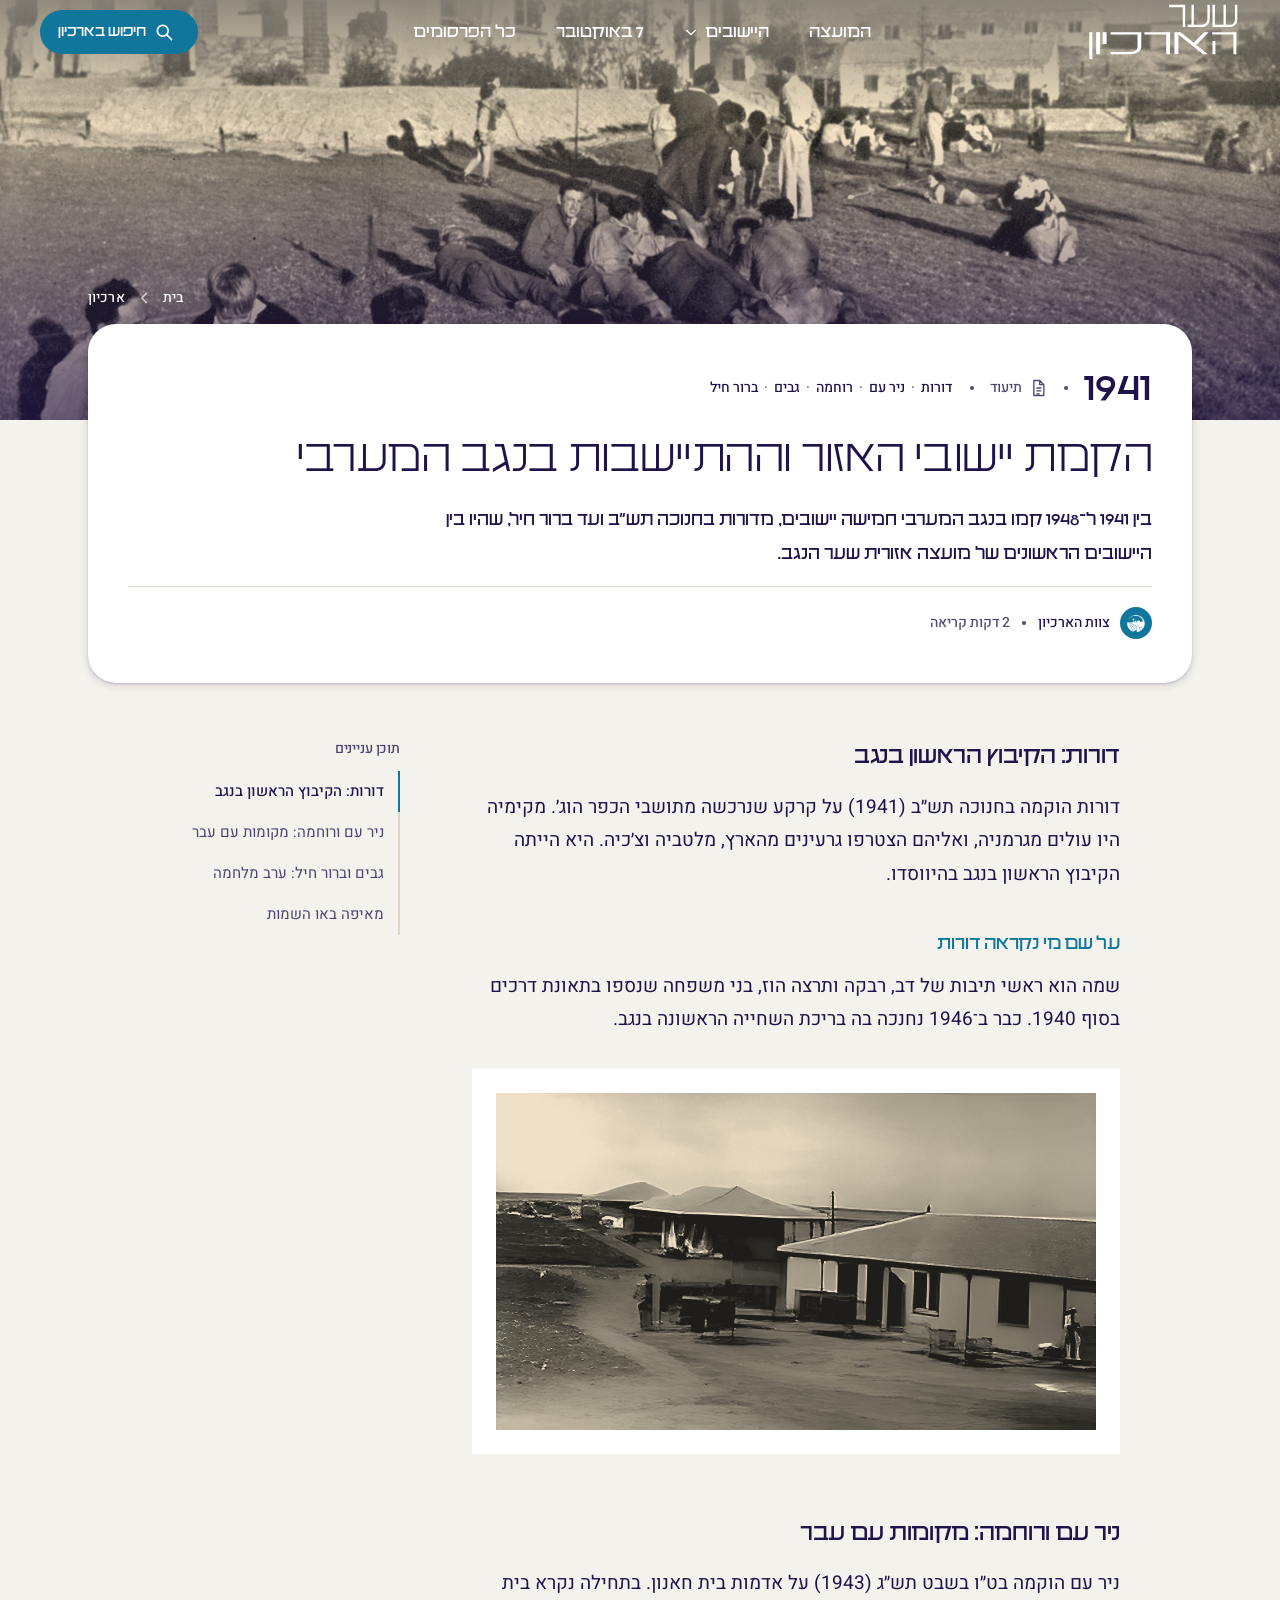
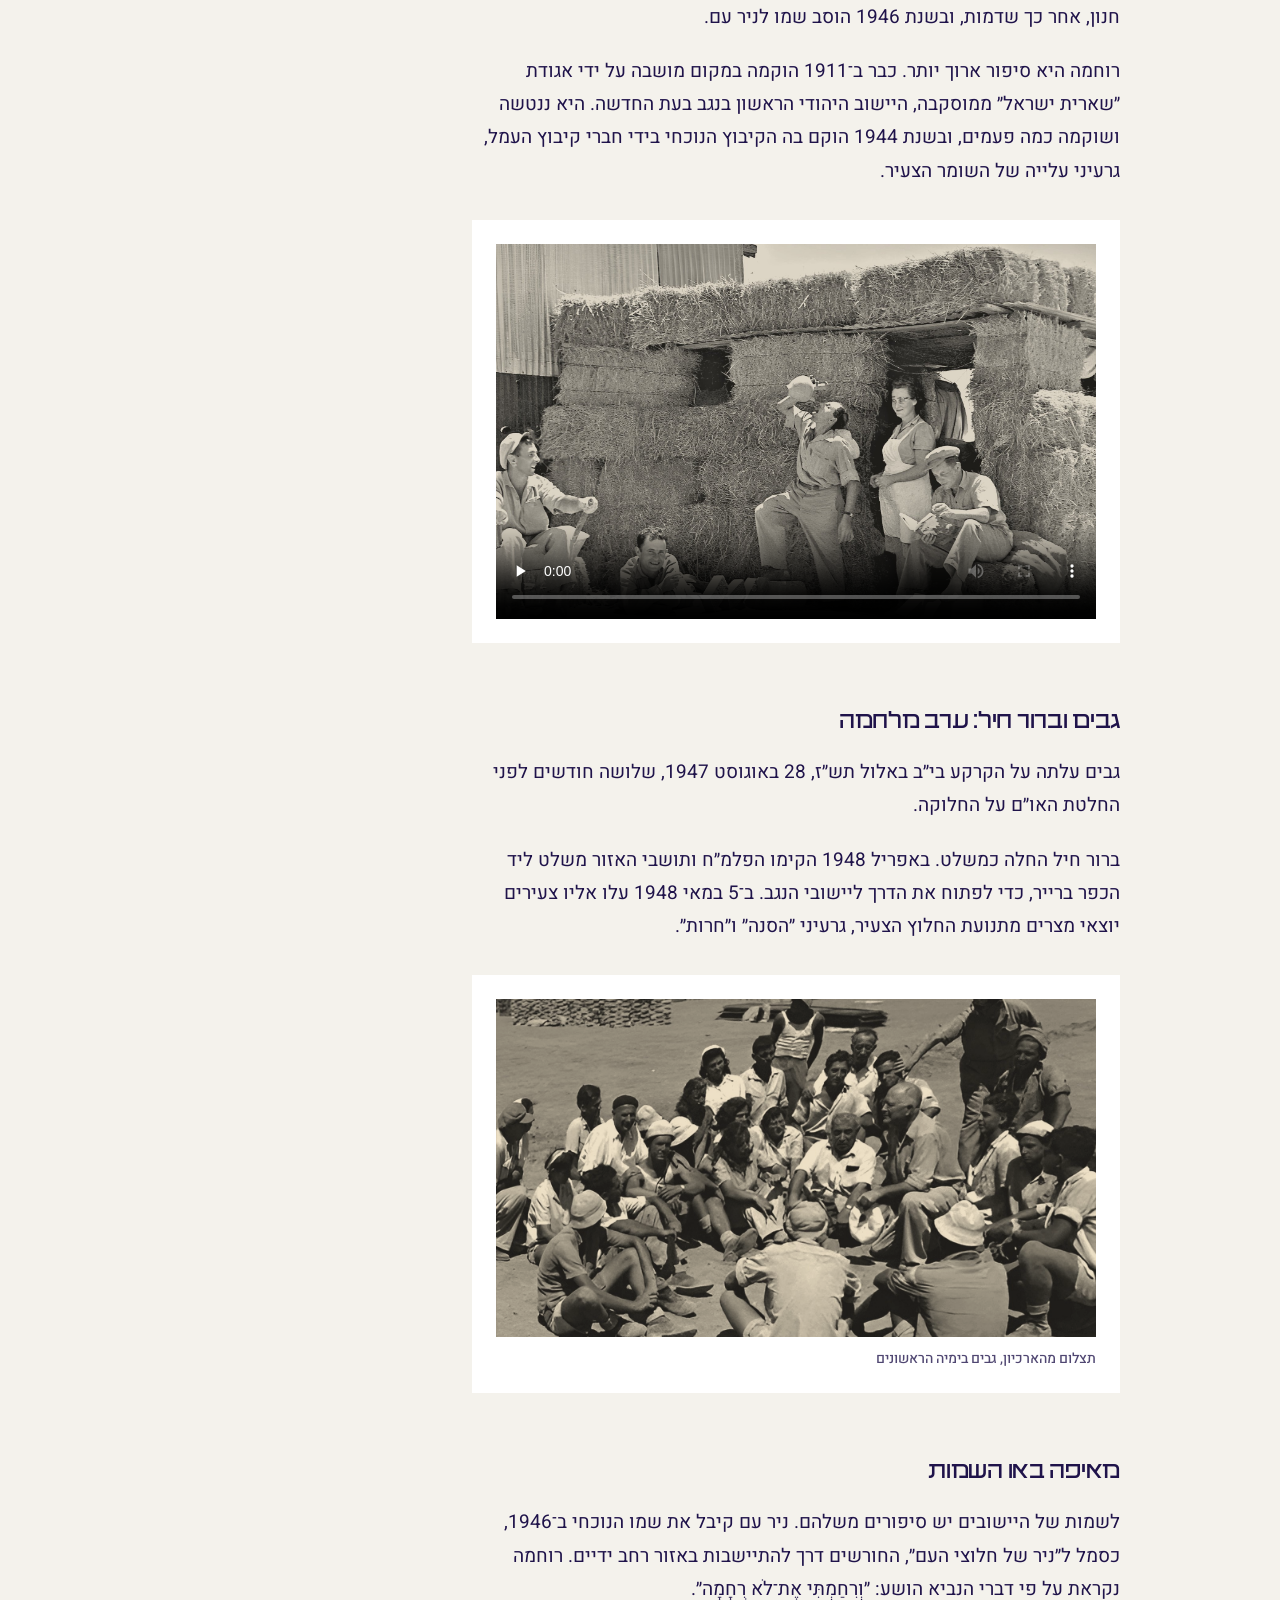
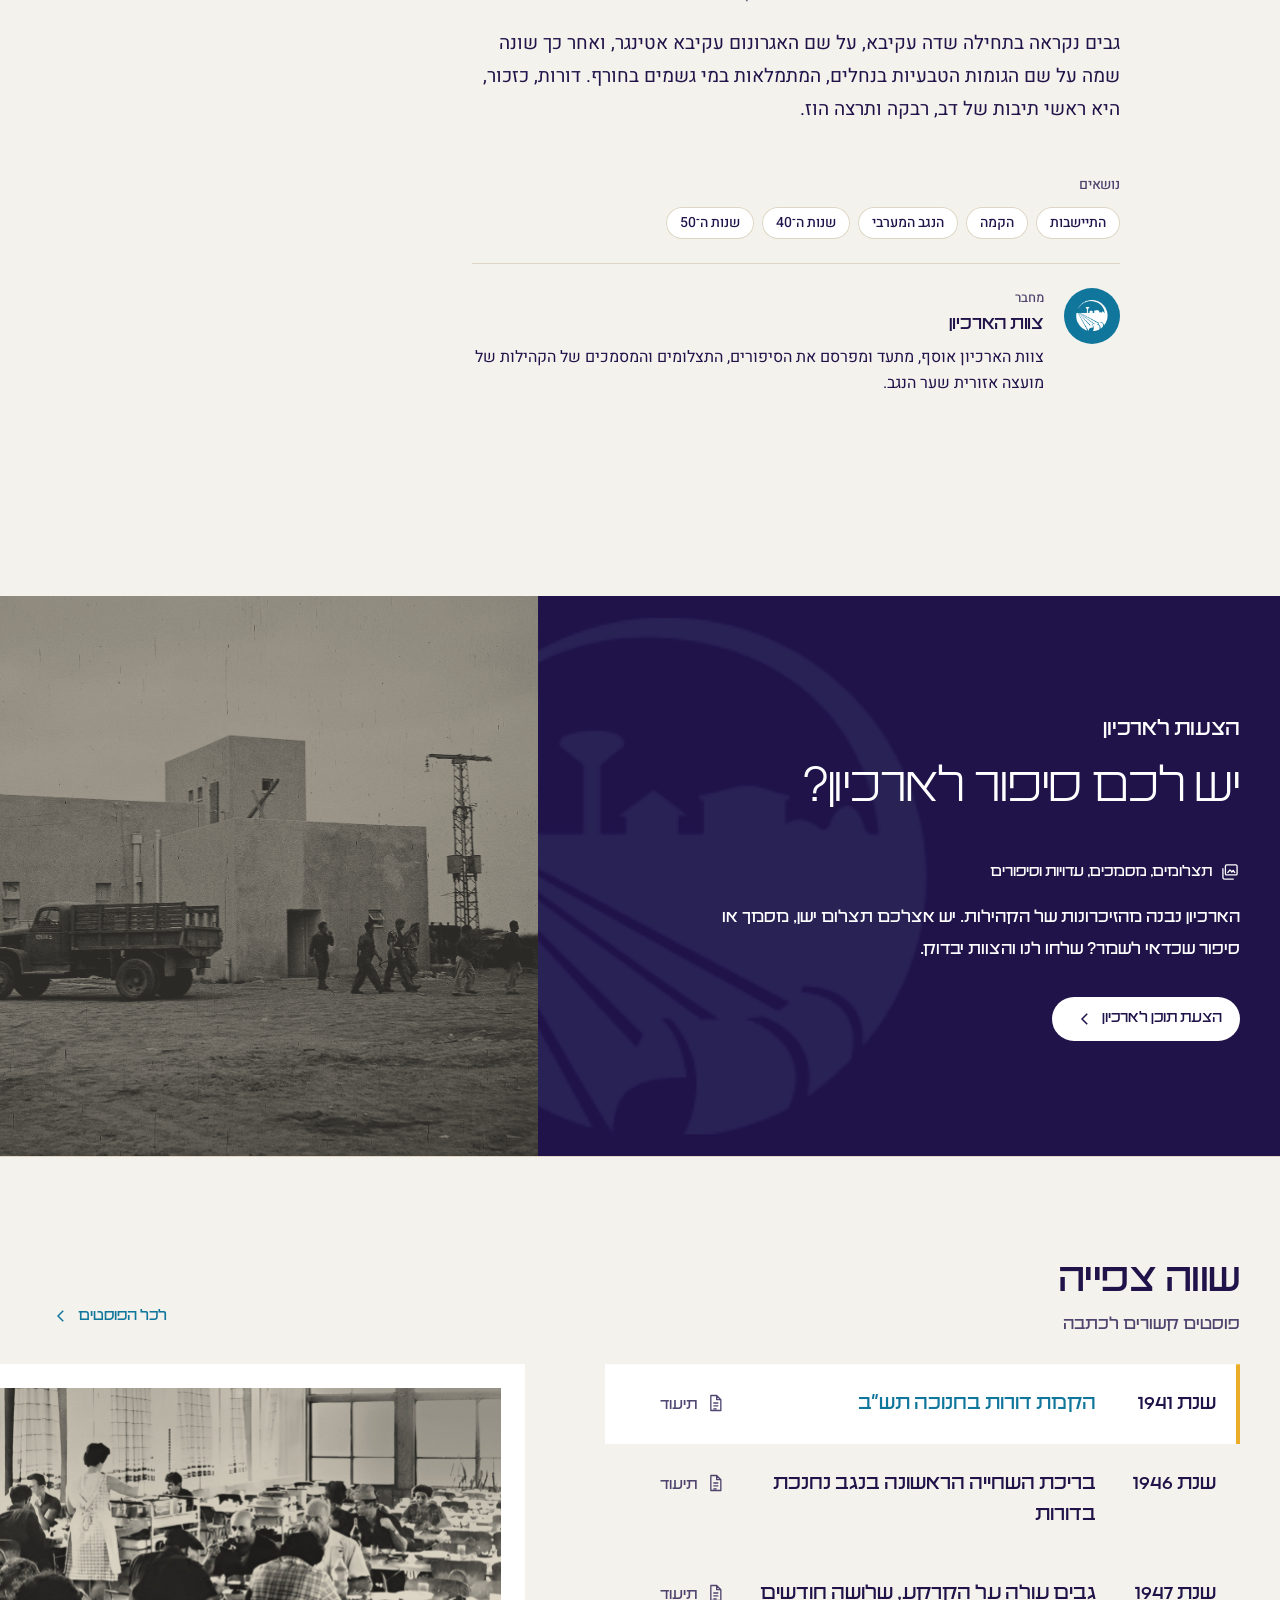
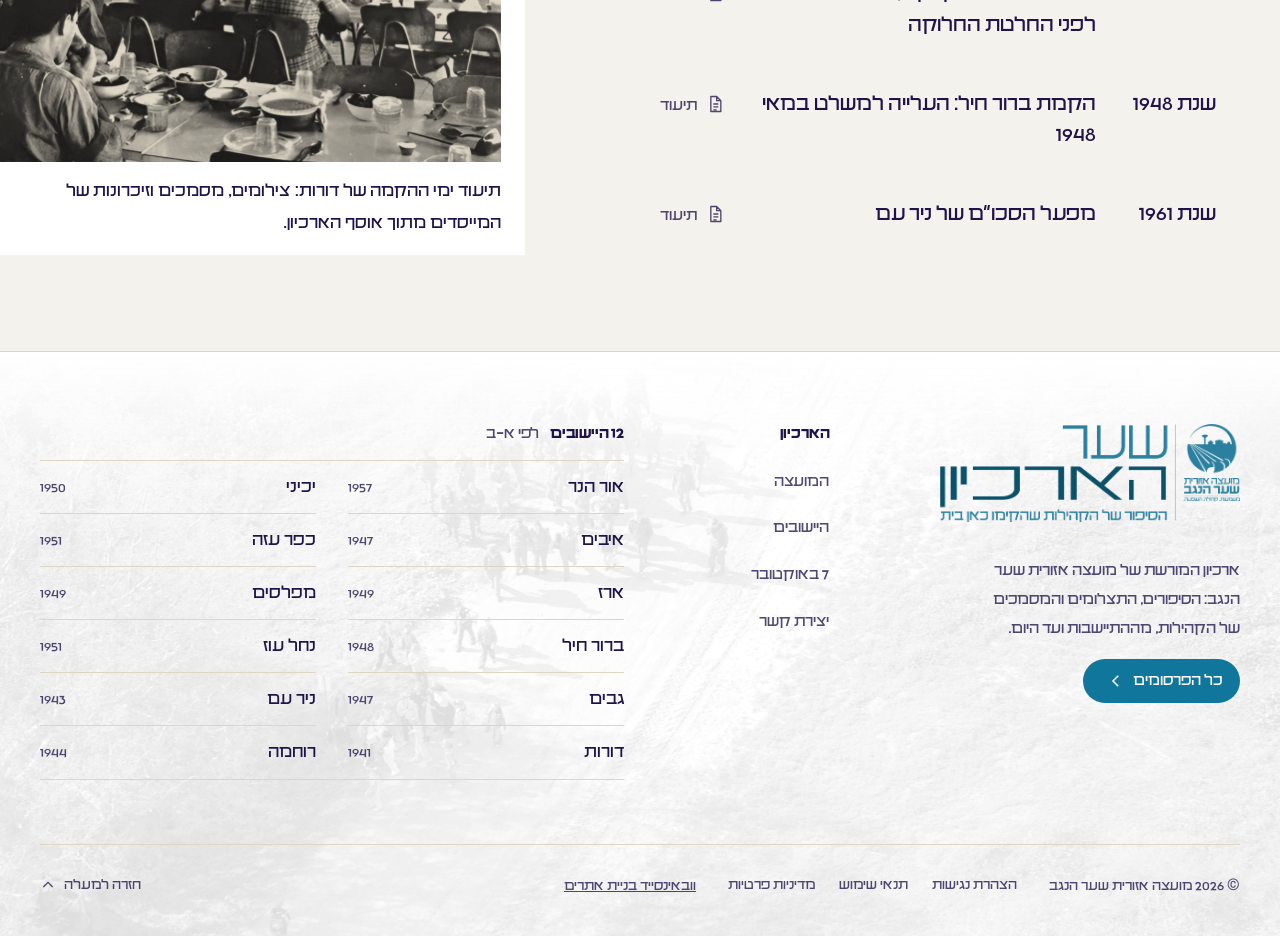
<file: archive-page-v1/article.html>
<!doctype html>
<html lang="he" dir="rtl">
<head>
<meta charset="utf-8">
<meta name="viewport" content="width=device-width, initial-scale=1">
<meta name="robots" content="noindex">
<title>עמוד כתבה · דוגמת תבנית</title>
<meta name="description" content="בין 1941 ל־1948 קמו בנגב המערבי חמישה יישובים, מדורות בחנוכה תש״ב ועד ברור חיל, שהיו בין היישובים הראשונים של מועצה אזורית שער הנגב.">
<link rel="icon" type="image/png" href="../1st/assets/img/icon.png">
<link rel="preconnect" href="https://fonts.googleapis.com">
<link rel="preconnect" href="https://fonts.gstatic.com" crossorigin>
<link rel="stylesheet" href="../assets/fonts/colbo/colbo.css">
<link rel="stylesheet" href="https://fonts.googleapis.com/css2?family=Heebo:wght@400;500;700&display=swap">
<link rel="stylesheet" href="../1st/assets/style.css?v=44a">
<link rel="stylesheet" href="../1st/assets/polish.css?v=44a">
<link rel="stylesheet" href="../1st/assets/m3.css?v=44a">
<link rel="stylesheet" href="archive.css">
<link rel="stylesheet" href="article.css">
<link rel="stylesheet" href="cta.css">
<script type="application/ld+json">{"@context":"https://schema.org","@graph":[{"@type":"Article","headline":"הקמת יישובי האזור וההתיישבות בנגב המערבי","description":"בין 1941 ל־1948 קמו בנגב המערבי חמישה יישובים, מדורות בחנוכה תש״ב ועד ברור חיל, שהיו בין היישובים הראשונים של מועצה אזורית שער הנגב.","inLanguage":"he","datePublished":"2026-11-02","dateModified":"2026-11-02","image":["/design/1st/assets/img/arch/ruhama-1940-1.jpg"],"author":{"@type":"Organization","name":"צוות הארכיון","url":"/author/archive-team/"},"publisher":{"@type":"Organization","name":"שער הארכיון, מועצה אזורית שער הנגב"},"mainEntityOfPage":"/western-negev-settlement/","about":["דורות","ניר עם","רוחמה","גבים","ברור חיל"],"keywords":"התיישבות, הקמה, הנגב המערבי"},{"@type":"BreadcrumbList","itemListElement":[{"@type":"ListItem","position":1,"name":"בית","item":"/"},{"@type":"ListItem","position":2,"name":"ארכיון","item":"/archive/"}]}]}</script>
<script defer src="posts.js"></script>
<script defer src="article.js"></script>
<script defer src="scroll.js"></script>
<script defer src="nav-places.js"></script>
</head>
<body>
<a class="skip-link" href="#main">דילוג לתוכן</a>
<svg width="0" height="0" style="position:absolute" aria-hidden="true">
  <symbol id="i-menu" viewBox="0 0 24 24"><path d="M4 7h16M4 12h16M4 17h16" fill="none" stroke="currentColor" stroke-width="2"/></symbol>
  <symbol id="i-close" viewBox="0 0 24 24"><path d="M6 6l12 12M18 6L6 18" fill="none" stroke="currentColor" stroke-width="2"/></symbol>
  <symbol id="i-search" viewBox="0 0 24 24"><circle cx="10.5" cy="10.5" r="6.5" fill="none" stroke="currentColor" stroke-width="2"/><path d="M15.5 15.5 21 21" stroke="currentColor" stroke-width="2" stroke-linecap="square"/></symbol>
  <symbol id="i-prev" viewBox="0 0 24 24"><path d="M9 5l7 7-7 7" fill="none" stroke="currentColor" stroke-width="2"/></symbol>
  <symbol id="i-next" viewBox="0 0 24 24"><path d="M15 5l-7 7 7 7" fill="none" stroke="currentColor" stroke-width="2"/></symbol>
  <!-- תבניות פוסט (Post Formats) — אייקוני קו בסגנון Material Symbols Outlined, 24×24 -->
  <symbol id="f-decade" viewBox="0 0 24 24"><path d="M4 6.5h16V20H4z M4 10.5h16 M8.5 4v4 M15.5 4v4" fill="none" stroke="currentColor" stroke-width="1.6" stroke-linejoin="round" stroke-linecap="round"/></symbol><symbol id="f-topic" viewBox="0 0 24 24"><path d="M3.5 12.2V4.5a1 1 0 0 1 1-1h7.7l8.3 8.3a1 1 0 0 1 0 1.4l-7.3 7.3a1 1 0 0 1-1.4 0z" fill="none" stroke="currentColor" stroke-width="1.6" stroke-linejoin="round"/><circle cx="8" cy="8" r="1.4" fill="none" stroke="currentColor" stroke-width="1.6"/></symbol><symbol id="f-standard" viewBox="0 0 24 24"><path d="M7 3h7l5 5v13H7z M14 3v5h5 M10 12h6 M10 15.5h6 M10 19h4" fill="none" stroke="currentColor" stroke-width="1.6" stroke-linejoin="round"/></symbol>
  <symbol id="f-image" viewBox="0 0 24 24"><rect x="3.5" y="4.5" width="17" height="15" rx="1.5" fill="none" stroke="currentColor" stroke-width="1.6"/><path d="M6.5 16.5l4-5 3 3.5 2-2.5 2.5 4" fill="none" stroke="currentColor" stroke-width="1.6" stroke-linejoin="round"/><circle cx="15.5" cy="8.8" r="1.4" fill="currentColor"/></symbol>
  <symbol id="f-gallery" viewBox="0 0 24 24"><rect x="6.5" y="3.5" width="14" height="12" rx="1.5" fill="none" stroke="currentColor" stroke-width="1.6"/><path d="M3.5 7.5v11a2 2 0 0 0 2 2h11 M9 13l3-3.5 2.2 2.5 1.6-1.8L18 13" fill="none" stroke="currentColor" stroke-width="1.6" stroke-linejoin="round"/></symbol>
  <symbol id="f-link" viewBox="0 0 24 24"><path d="M10 14a4 4 0 0 0 5.66 0l3-3a4 4 0 0 0-5.66-5.66l-1 1 M14 10a4 4 0 0 0-5.66 0l-3 3a4 4 0 0 0 5.66 5.66l1-1" fill="none" stroke="currentColor" stroke-width="1.6" stroke-linecap="round"/></symbol>
  <symbol id="f-quote" viewBox="0 0 24 24"><path d="M5 17h4l2-4V7H5v6h3z M13 17h4l2-4V7h-6v6h3z" fill="none" stroke="currentColor" stroke-width="1.6" stroke-linejoin="round"/></symbol>
  <symbol id="f-video" viewBox="0 0 24 24"><rect x="3.5" y="5.5" width="13" height="13" rx="1.5" fill="none" stroke="currentColor" stroke-width="1.6"/><path d="M16.5 10l4-2.5v9l-4-2.5" fill="none" stroke="currentColor" stroke-width="1.6" stroke-linejoin="round"/></symbol>
  <symbol id="f-audio" viewBox="0 0 24 24"><path d="M5 10v4 M9 7v10 M13 4v16 M17 8v8 M21 11v2" fill="none" stroke="currentColor" stroke-width="1.6" stroke-linecap="round"/></symbol>
</svg>


<header class="site-header" id="siteHeader">
  <a class="site-header__logo" href="../1st/index.html" aria-label="שער הארכיון, לעמוד הבית">
    <img src="../1st/assets/img/logo-wordmark-title.svg" width="346" height="132" alt="">
  </a>
  <nav aria-label="ניווט ראשי" id="siteNav">
    <ul>
      <li><a href="index.html?type=council">המועצה</a></li>
      <li><a href="index.html?type=all">היישובים</a></li>
      <li><a href="index.html?type=tag">7 באוקטובר</a></li>
      <li><a href="index.html?type=all">כל הפרסומים</a></li>
    </ul>
  </nav>
  <a class="btn btn--search" href="../1st/index.html#hero">
    <svg class="icon" aria-hidden="true"><use href="#i-search"/></svg><span class="btn__label">חיפוש<span class="btn__more"> בארכיון</span></span>
  </a>
  <!-- v44: מובייל/טאבלט — כפתור תפריט (Material icon button) שפותח את אותו ניווט כגיליון מתחת לכותרת -->
  <button class="site-header__menu" type="button" aria-expanded="false" aria-controls="drawer" aria-label="תפריט">
    <svg class="icon i-open" aria-hidden="true"><use href="#i-menu"/></svg><svg class="icon i-close" aria-hidden="true"><use href="#i-close"/></svg>
  </button>
</header>

<!-- 2.13: מגירת ניווט בטאבלט/טלפון, זהה לעמוד הבית (Material 3 navigation drawer) -->
<div class="drawer" id="drawer" aria-hidden="true">
  <div class="drawer__scrim" data-close></div>
  <nav class="drawer__panel" aria-label="תפריט">
    <div class="drawer__head"><button class="drawer__close" type="button" aria-label="סגירת התפריט" data-close><svg class="icon" aria-hidden="true"><use href="#i-close"/></svg></button><img src="../1st/assets/img/logo-wordmark-title.svg" alt="שער הארכיון"></div>
    <a href="../1st/index.html">דף הבית</a><a href="index.html?type=council">המועצה</a><a href="index.html?type=all">היישובים</a><a href="index.html?type=tag">7 באוקטובר</a><a href="index.html?type=all">כל הפרסומים</a><hr><span class="drawer__label" aria-hidden="true">היישובים</span><a href="index.html?type=all&amp;place=or-haner">אור הנר</a><a href="index.html?type=all&amp;place=ivim">איבים</a><a href="index.html?type=all&amp;place=erez">ארז</a><a href="index.html?type=all&amp;place=bror-hayil">ברור חיל</a><a href="index.html?type=all&amp;place=gvim">גבים</a><a href="index.html?type=all&amp;place=dorot">דורות</a><a href="index.html?type=all&amp;place=yachini">יכיני</a><a href="index.html?type=all&amp;place=kfar-aza">כפר עזה</a><a href="index.html?type=all&amp;place=mefalsim">מפלסים</a><a href="index.html?type=all&amp;place=nahal-oz">נחל עוז</a><a href="index.html?type=all&amp;place=nir-am">ניר עם</a><a href="index.html?type=all&amp;place=ruhama">רוחמה</a>
  </nav>
</div>

<main id="main" tabindex="-1">

<!-- 1. הירו כתבה: אותה שפה כמו עמוד הארכיון (תצלום ברוחב מלא, לוח חופף), עם סוג ושנים, כותרת, תקציר, שורת מחבר ויישובי הכתבה -->
<article id="article" aria-labelledby="h1">
<header class="hA aH is-entering" id="hero">
  <figure class="hA__media"><img src="../1st/assets/img/arch/ruhama-1940-1.jpg" width="1468" height="1600" alt="תצלום ארכיון מהשנים הראשונות של ההתיישבות בנגב המערבי" fetchpriority="high"></figure>
  <div class="hA__crumbs aw"><nav class="crumbs" aria-label="פירורי לחם"><ol id="crumbs"><li><a href="../1st/index.html">בית</a></li><li><a href="index.html?type=all">ארכיון</a></li></ol></nav></div>
  <div class="aw">
    <div class="hA__panel aH__panel">
      <div class="aH__top">
        <span class="aH__years"><span class="visually-hidden">שנת </span>1941</span>
        <span class="aH__dot" aria-hidden="true"></span>
        <span class="ac__type"><svg class="icon" aria-hidden="true"><use href="#f-standard"/></svg>תיעוד</span>
        <span class="aH__dot" aria-hidden="true"></span>
        <div class="aH__places"><ul aria-label="יישובים בכתבה"><li><a class="pchip" href="index.html?type=all&amp;place=dorot">דורות</a></li><li><a class="pchip" href="index.html?type=all&amp;place=nir-am">ניר עם</a></li><li><a class="pchip" href="index.html?type=all&amp;place=ruhama">רוחמה</a></li><li><a class="pchip" href="index.html?type=all&amp;place=gvim">גבים</a></li><li><a class="pchip" href="index.html?type=all&amp;place=bror-hayil">ברור חיל</a></li></ul></div>
      </div>
      <h1 id="h1">הקמת יישובי האזור וההתיישבות בנגב המערבי</h1>
      <p class="aH__lead">בין 1941 ל־1948 קמו בנגב המערבי חמישה יישובים, מדורות בחנוכה תש״ב ועד ברור חיל, שהיו בין היישובים הראשונים של מועצה אזורית שער הנגב.</p>
      <div class="aH__row">
      <div class="aH__by">
        <span class="aH__author"><span class="logo logo--sm" aria-hidden="true"><img src="../1st/assets/img/emblem-mark.png" alt=""></span><span><span class="visually-hidden">מאת </span>צוות הארכיון</span></span>
        <span class="aH__dot" aria-hidden="true"></span><span id="rt">4 דקות קריאה</span>
      </div>
      </div>
    </div>
  </div>
</header>

<!-- 2. גוף הכתבה: טור קריאה (כ־68 תווים לשורה) + תוכן עניינים דביק -->
<div class="aw art">
  <aside class="art__side" aria-label="תוכן עניינים"><nav class="toc" aria-labelledby="toch"><h2 id="toch">תוכן עניינים</h2><ol id="toc"></ol></nav></aside>
  <div class="art__body" id="body">
    <h2 id="dorot">דורות: הקיבוץ הראשון בנגב</h2>
    <p>דורות הוקמה בחנוכה תש״ב (1941) על קרקע שנרכשה מתושבי הכפר הוג׳. מקימיה היו עולים מגרמניה, ואליהם הצטרפו גרעינים מהארץ, מלטביה וצ׳כיה. היא הייתה הקיבוץ הראשון בנגב בהיווסדו.</p>
    <h3 id="dorot-name">על שם מי נקראה דורות</h3>
    <p>שמה הוא ראשי תיבות של דב, רבקה ותרצה הוז, בני משפחה שנספו בתאונת דרכים בסוף 1940. כבר ב־1946 נחנכה בה בריכת השחייה הראשונה בנגב.</p>
    <figure class="art__fig"><img src="../1st/assets/img/arch/dorot-1942-2.jpg" width="1468" height="1100" loading="lazy" alt="תצלום ארכיון של בנייני קיבוץ דורות ודרך עפר בשנותיה הראשונות"></figure>

    <h2 id="niram-ruhama">ניר עם ורוחמה: מקומות עם עבר</h2>
    <p>ניר עם הוקמה בט״ו בשבט תש״ג (1943) על אדמות בית חאנון. בתחילה נקרא בית חנון, אחר כך שדמות, ובשנת 1946 הוסב שמו לניר עם.</p>
    <p>רוחמה היא סיפור ארוך יותר. כבר ב־1911 הוקמה במקום מושבה על ידי אגודת ״שארית ישראל״ ממוסקבה, היישוב היהודי הראשון בנגב בעת החדשה. היא ננטשה ושוקמה כמה פעמים, ובשנת 1944 הוקם בה הקיבוץ הנוכחי בידי חברי קיבוץ העמל, גרעיני עלייה של השומר הצעיר.</p>

    <figure class="art__fig art__video"><video controls preload="none" playsinline poster="../1st/assets/img/arch/ruhama-1944-2.jpg" aria-label="וידאו להמחשה"><source src="../picks/09-anim.mp4" type="video/mp4">הדפדפן שלך לא תומך בניגון וידאו.</video></figure>

    <h2 id="gvim-bror">גבים וברור חיל: ערב מלחמה</h2>
    <p>גבים עלתה על הקרקע בי״ב באלול תש״ז, 28 באוגוסט 1947, שלושה חודשים לפני החלטת האו״ם על החלוקה.</p>
    <p>ברור חיל החלה כמשלט. באפריל 1948 הקימו הפלמ״ח ותושבי האזור משלט ליד הכפר ברייר, כדי לפתוח את הדרך ליישובי הנגב. ב־5 במאי 1948 עלו אליו צעירים יוצאי מצרים מתנועת החלוץ הצעיר, גרעיני ״הסנה״ ו״חרות״.</p>
    <figure class="art__fig"><img src="../1st/assets/img/arch/gvim-1947-1.jpg" width="1468" height="1100" loading="lazy" alt=""><figcaption>תצלום מהארכיון, גבים בימיה הראשונים</figcaption></figure>

    <h2 id="names">מאיפה באו השמות</h2>
    <p>לשמות של היישובים יש סיפורים משלהם. ניר עם קיבל את שמו הנוכחי ב־1946, כסמל ל״ניר של חלוצי העם״, החורשים דרך להתיישבות באזור רחב ידיים. רוחמה נקראת על פי דברי הנביא הושע: ״וְרִחַמְתִּי אֶת־לֹא רֻחָמָה״.</p>
    <p>גבים נקראה בתחילה שדה עקיבא, על שם האגרונום עקיבא אטינגר, ואחר כך שונה שמה על שם הגומות הטבעיות בנחלים, המתמלאות במי גשמים בחורף. דורות, כזכור, היא ראשי תיבות של דב, רבקה ותרצה הוז.</p>

    <!-- 3. תגיות -->
    <div class="art__tags"><h2 class="art__th" id="tagh">נושאים</h2><ul aria-labelledby="tagh"><li><a class="tag" href="/topic/settlement/">התיישבות</a></li><li><a class="tag" href="/topic/founding/">הקמה</a></li><li><a class="tag" href="/topic/western-negev/">הנגב המערבי</a></li><li><a class="tag" href="index.html?type=all&amp;decade=1940">שנות ה־40</a></li><li><a class="tag" href="index.html?type=all&amp;decade=1950">שנות ה־50</a></li></ul></div>

    <!-- 4. קופסת מחבר -->
    <aside class="authorbox" aria-labelledby="authh">
      <span class="logo" aria-hidden="true"><img src="../1st/assets/img/emblem-mark.png" alt=""></span>
      <div>
        <p class="authorbox__k">מחבר</p>
        <h2 id="authh">צוות הארכיון</h2>
        <p>צוות הארכיון אוסף, מתעד ומפרסם את הסיפורים, התצלומים והמסמכים של הקהילות של מועצה אזורית שער הנגב.</p>
      </div>
    </aside>
  </div>

</div>
</article>

<!-- 4ב. קריאה להצעות תוכן: אותו מבנה כמו "עשור בפוקוס" בעמוד הבית (כותרת קטנה · כותרת גדולה · סוג תוכן · טקסט · כפתור), לוח דיו עם צילום וסמל המועצה טון על טון -->
<section class="aCta" aria-labelledby="cta-h">
  <div class="aCta__board on-dark">
    <span class="aCta__mark" aria-hidden="true"></span>
    <figure class="aCta__photo"><img src="../1st/assets/img/arch/niram-1949-3.jpg" width="2000" height="1339" loading="lazy" alt="בניין חדש, משאית ואנשים בדרך עפר, ניר עם, 1949"></figure>
    <div class="aCta__field">
      <h2 id="cta-h" class="aCta__label">הצעות לארכיון</h2>
      <p class="aCta__big">יש לכם סיפור לארכיון?</p>
      <p class="aCta__meta"><svg class="icon" aria-hidden="true"><use href="#f-gallery"/></svg>תצלומים, מסמכים, עדויות וסיפורים</p>
      <p class="aCta__body">הארכיון נבנה מהזיכרונות של הקהילות. יש אצלכם תצלום ישן, מסמך או סיפור שכדאי לשמר? שלחו לנו והצוות יבדוק.</p>
      <a class="btn btn--light aCta__btn" href="contact.html?subject=content">הצעת תוכן לארכיון<svg class="icon" aria-hidden="true"><use href="#i-next"/></svg></a>
    </div>
  </div>
</section>

<!-- 5. שווה צפייה: אותו מבנה כמו 'פרסומים אחרונים' בעמוד הבית (רשימה + תצוגה מקדימה) -->
<section class="section recent wrap aRecent" aria-labelledby="rc-h">
  <div class="section__head">
    <div><h2 id="rc-h">שווה צפייה</h2><p>פוסטים קשורים לכתבה</p></div>
    <a class="link-arrow" href="index.html?type=all">לכל הפוסטים<svg class="icon" aria-hidden="true"><use href="#i-next"/></svg></a>
  </div>
  <div class="recent__body">
    <ul class="ledger" id="ledger"></ul>
    <div class="preview" aria-hidden="true">
      <div class="preview__frame"><img id="pvImg" src="" width="2400" height="1673" loading="lazy" alt=""></div>
      <p id="pvText"></p>
    </div>
  </div>
</section>

</main>


<footer class="sfoot" aria-labelledby="sfoot-h">
  <!-- פוטר (25.10, לפי 21st.dev + גוגל): משטח אחד, בלוק מותג, עמודות קצרות, שורת תחתית עם הקישורים המשפטיים.
       הכבוד ליישובים בגודל ובמקום: העמודה הרחבה ביותר, 12 שורות כמו רשימת הפרסומים (שם · שנת הקמה) -->
  <h2 id="sfoot-h" class="visually-hidden">מידע נוסף וניווט</h2>
  <!-- רקע עמ' 63: צעדת הכלניות 034, דרך העפר מהאוויר (מהסט המאושר של הלקוחה; אורי בחר א') ב-7% על לבן, דוהה ללבן מלמעלה -->
  <div class="sfoot__bg" aria-hidden="true"><img src="../1st/assets/img/arch/anemone-march-2006-034.jpg" alt="" loading="lazy"></div>
  <div class="sfoot__grid">
    <div class="sfoot__brand">
      <a class="sfoot__logo" href="../1st/index.html" aria-label="שער הארכיון, הסיפור של הקהילות שהקימו כאן בית. מועצה אזורית שער הנגב. לעמוד הבית"><img src="../1st/assets/img/logo-paper.png" width="1306" height="428" alt=""></a>
      <p>ארכיון המורשת של מועצה אזורית שער הנגב: הסיפורים, התצלומים והמסמכים של הקהילות, מההתיישבות ועד היום.</p>
      <a class="sfoot__cta" href="index.html?type=all">כל הפרסומים<svg class="icon" aria-hidden="true"><use href="#i-next"/></svg></a>
    </div>
    <nav class="sfoot__col" aria-label="הארכיון">
      <h3>הארכיון</h3>
      <ul><li><a href="index.html?type=council">המועצה</a></li><li><a href="index.html?type=all">היישובים</a></li><li><a href="index.html?type=tag">7 באוקטובר</a></li><li><a href="contact.html">יצירת קשר</a></li></ul>
    </nav>
    <nav class="sfoot__places" aria-labelledby="sfoot-places-h">
      <h3 id="sfoot-places-h">12 היישובים <span>לפי א-ב</span></h3>
      <ol>
          <li><a href="index.html?type=all&amp;place=or-haner"><span class="n">אור הנר</span><span class="y">1957</span></a></li>
          <li><a href="index.html?type=all&amp;place=ivim"><span class="n">איבים</span><span class="y">1947</span></a></li>
          <li><a href="index.html?type=all&amp;place=erez"><span class="n">ארז</span><span class="y">1949</span></a></li>
          <li><a href="index.html?type=all&amp;place=bror-hayil"><span class="n">ברור חיל</span><span class="y">1948</span></a></li>
          <li><a href="index.html?type=all&amp;place=gvim"><span class="n">גבים</span><span class="y">1947</span></a></li>
          <li><a href="index.html?type=all&amp;place=dorot"><span class="n">דורות</span><span class="y">1941</span></a></li>
          <li><a href="index.html?type=all&amp;place=yachini"><span class="n">יכיני</span><span class="y">1950</span></a></li>
          <li><a href="index.html?type=all&amp;place=kfar-aza"><span class="n">כפר עזה</span><span class="y">1951</span></a></li>
          <li><a href="index.html?type=all&amp;place=mefalsim"><span class="n">מפלסים</span><span class="y">1949</span></a></li>
          <li><a href="index.html?type=all&amp;place=nahal-oz"><span class="n">נחל עוז</span><span class="y">1951</span></a></li>
          <li><a href="index.html?type=all&amp;place=nir-am"><span class="n">ניר עם</span><span class="y">1943</span></a></li>
          <li><a href="index.html?type=all&amp;place=ruhama"><span class="n">רוחמה</span><span class="y">1944</span></a></li>
      </ol>
    </nav>
  </div>
  <div class="sfoot__bar">
    <span>© 2026 מועצה אזורית שער הנגב</span>
    <ul class="sfoot__legal"><li><a href="/accessibility/">הצהרת נגישות</a></li><li><a href="/terms/">תנאי שימוש</a></li><li><a href="/privacy/">מדיניות פרטיות</a></li></ul>
    <a class="sfoot__credit" href="https://www.webinside.co.il/" target="_blank" rel="noopener">וובאינסייד בניית אתרים</a>
    <a class="sfoot__top" href="#main">חזרה למעלה<svg class="icon" aria-hidden="true"><use href="#i-next"/></svg></a>
  </div>
</footer>
<script src="sitemap-fab.js" defer></script>
</body>
</html>
</file>
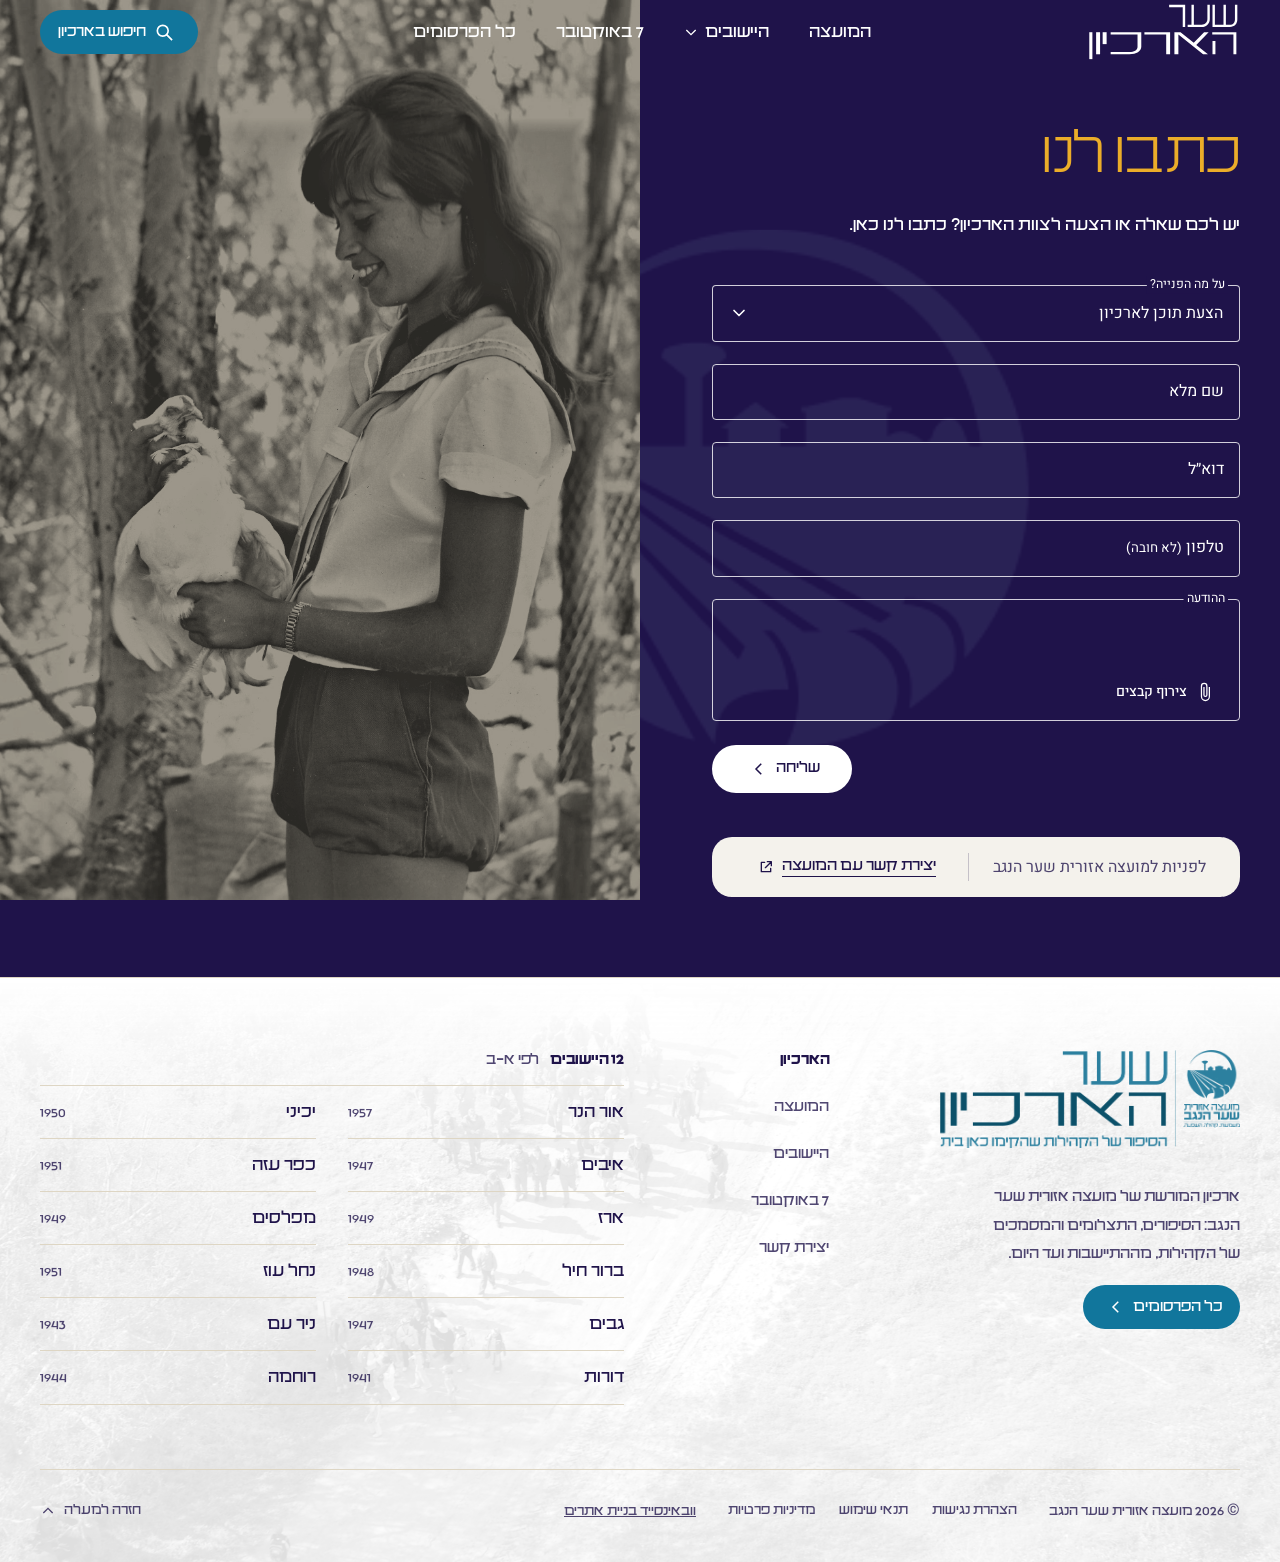
<file: archive-page-v1/contact.html>
<!doctype html>
<html lang="he" dir="rtl">
<head>
<meta charset="utf-8">
<meta name="viewport" content="width=device-width, initial-scale=1">
<meta name="robots" content="noindex">
<title>כתבו לנו · שער הארכיון (דוגמת תבנית)</title>
<meta name="description" content="כתבו לצוות שער הארכיון: הצעת תוכן לארכיון, שאלה על חומר בארכיון, נגישות או כל נושא אחר.">
<link rel="icon" type="image/png" href="../1st/assets/img/icon.png">
<link rel="preconnect" href="https://fonts.googleapis.com">
<link rel="preconnect" href="https://fonts.gstatic.com" crossorigin>
<link rel="stylesheet" href="../assets/fonts/colbo/colbo.css">
<link rel="stylesheet" href="https://fonts.googleapis.com/css2?family=Heebo:wght@400;500;700&display=swap">
<link rel="stylesheet" href="../1st/assets/style.css?v=44a">
<link rel="stylesheet" href="../1st/assets/polish.css?v=44a">
<link rel="stylesheet" href="../1st/assets/m3.css?v=44a">
<link rel="stylesheet" href="archive.css">
<link rel="stylesheet" href="article.css">
<link rel="stylesheet" href="contact.css">
<script type="application/ld+json">{"@context":"https://schema.org","@type":"ContactPage","name":"כתבו לנו","inLanguage":"he","isPartOf":{"@type":"WebSite","name":"שער הארכיון, מועצה אזורית שער הנגב"}}</script>
<script defer src="page.js"></script>
<script defer src="contact.js"></script>
<script defer src="scroll.js"></script>
<script defer src="nav-places.js"></script>
</head>
<body>
<a class="skip-link" href="#main">דילוג לתוכן</a>
<svg width="0" height="0" style="position:absolute" aria-hidden="true">
  <symbol id="i-menu" viewBox="0 0 24 24"><path d="M4 7h16M4 12h16M4 17h16" fill="none" stroke="currentColor" stroke-width="2"/></symbol>
  <symbol id="i-close" viewBox="0 0 24 24"><path d="M6 6l12 12M18 6L6 18" fill="none" stroke="currentColor" stroke-width="2"/></symbol>
  <symbol id="i-search" viewBox="0 0 24 24"><circle cx="10.5" cy="10.5" r="6.5" fill="none" stroke="currentColor" stroke-width="2"/><path d="M15.5 15.5 21 21" stroke="currentColor" stroke-width="2" stroke-linecap="square"/></symbol>
  <symbol id="i-prev" viewBox="0 0 24 24"><path d="M9 5l7 7-7 7" fill="none" stroke="currentColor" stroke-width="2"/></symbol>
  <symbol id="i-next" viewBox="0 0 24 24"><path d="M15 5l-7 7 7 7" fill="none" stroke="currentColor" stroke-width="2"/></symbol>
  <symbol id="i-ext" viewBox="0 0 24 24"><path d="M10 5H5v14h14v-5 M14 4h6v6 M20 4l-9 9" fill="none" stroke="currentColor" stroke-width="2" stroke-linecap="round" stroke-linejoin="round"/></symbol>
  <!-- תבניות פוסט (Post Formats) — אייקוני קו בסגנון Material Symbols Outlined, 24×24 -->
  <symbol id="f-decade" viewBox="0 0 24 24"><path d="M4 6.5h16V20H4z M4 10.5h16 M8.5 4v4 M15.5 4v4" fill="none" stroke="currentColor" stroke-width="1.6" stroke-linejoin="round" stroke-linecap="round"/></symbol><symbol id="f-topic" viewBox="0 0 24 24"><path d="M3.5 12.2V4.5a1 1 0 0 1 1-1h7.7l8.3 8.3a1 1 0 0 1 0 1.4l-7.3 7.3a1 1 0 0 1-1.4 0z" fill="none" stroke="currentColor" stroke-width="1.6" stroke-linejoin="round"/><circle cx="8" cy="8" r="1.4" fill="none" stroke="currentColor" stroke-width="1.6"/></symbol><symbol id="f-standard" viewBox="0 0 24 24"><path d="M7 3h7l5 5v13H7z M14 3v5h5 M10 12h6 M10 15.5h6 M10 19h4" fill="none" stroke="currentColor" stroke-width="1.6" stroke-linejoin="round"/></symbol>
  <symbol id="f-image" viewBox="0 0 24 24"><rect x="3.5" y="4.5" width="17" height="15" rx="1.5" fill="none" stroke="currentColor" stroke-width="1.6"/><path d="M6.5 16.5l4-5 3 3.5 2-2.5 2.5 4" fill="none" stroke="currentColor" stroke-width="1.6" stroke-linejoin="round"/><circle cx="15.5" cy="8.8" r="1.4" fill="currentColor"/></symbol>
  <symbol id="f-gallery" viewBox="0 0 24 24"><rect x="6.5" y="3.5" width="14" height="12" rx="1.5" fill="none" stroke="currentColor" stroke-width="1.6"/><path d="M3.5 7.5v11a2 2 0 0 0 2 2h11 M9 13l3-3.5 2.2 2.5 1.6-1.8L18 13" fill="none" stroke="currentColor" stroke-width="1.6" stroke-linejoin="round"/></symbol>
  <symbol id="f-link" viewBox="0 0 24 24"><path d="M10 14a4 4 0 0 0 5.66 0l3-3a4 4 0 0 0-5.66-5.66l-1 1 M14 10a4 4 0 0 0-5.66 0l-3 3a4 4 0 0 0 5.66 5.66l1-1" fill="none" stroke="currentColor" stroke-width="1.6" stroke-linecap="round"/></symbol>
  <symbol id="f-quote" viewBox="0 0 24 24"><path d="M5 17h4l2-4V7H5v6h3z M13 17h4l2-4V7h-6v6h3z" fill="none" stroke="currentColor" stroke-width="1.6" stroke-linejoin="round"/></symbol>
  <symbol id="f-video" viewBox="0 0 24 24"><rect x="3.5" y="5.5" width="13" height="13" rx="1.5" fill="none" stroke="currentColor" stroke-width="1.6"/><path d="M16.5 10l4-2.5v9l-4-2.5" fill="none" stroke="currentColor" stroke-width="1.6" stroke-linejoin="round"/></symbol>
  <symbol id="f-audio" viewBox="0 0 24 24"><path d="M5 10v4 M9 7v10 M13 4v16 M17 8v8 M21 11v2" fill="none" stroke="currentColor" stroke-width="1.6" stroke-linecap="round"/></symbol>
</svg>


<header class="site-header" id="siteHeader">
  <a class="site-header__logo" href="../1st/index.html" aria-label="שער הארכיון, לעמוד הבית">
    <img src="../1st/assets/img/logo-wordmark-title.svg" width="346" height="132" alt="">
  </a>
  <nav aria-label="ניווט ראשי" id="siteNav">
    <ul>
      <li><a href="index.html?type=council">המועצה</a></li>
      <li><a href="index.html?type=all">היישובים</a></li>
      <li><a href="index.html?type=tag">7 באוקטובר</a></li>
      <li><a href="index.html?type=all">כל הפרסומים</a></li>
    </ul>
  </nav>
  <a class="btn btn--search" href="../1st/index.html#hero">
    <svg class="icon" aria-hidden="true"><use href="#i-search"/></svg><span class="btn__label">חיפוש<span class="btn__more"> בארכיון</span></span>
  </a>
  <!-- v44: מובייל/טאבלט — כפתור תפריט (Material icon button) שפותח את אותו ניווט כגיליון מתחת לכותרת -->
  <button class="site-header__menu" type="button" aria-expanded="false" aria-controls="drawer" aria-label="תפריט">
    <svg class="icon i-open" aria-hidden="true"><use href="#i-menu"/></svg><svg class="icon i-close" aria-hidden="true"><use href="#i-close"/></svg>
  </button>
</header>

<!-- 2.13: מגירת ניווט בטאבלט/טלפון, זהה לעמוד הבית (Material 3 navigation drawer) -->
<div class="drawer" id="drawer" aria-hidden="true">
  <div class="drawer__scrim" data-close></div>
  <nav class="drawer__panel" aria-label="תפריט">
    <div class="drawer__head"><button class="drawer__close" type="button" aria-label="סגירת התפריט" data-close><svg class="icon" aria-hidden="true"><use href="#i-close"/></svg></button><img src="../1st/assets/img/logo-wordmark-title.svg" alt="שער הארכיון"></div>
    <a href="../1st/index.html">דף הבית</a><a href="index.html?type=council">המועצה</a><a href="index.html?type=all">היישובים</a><a href="index.html?type=tag">7 באוקטובר</a><a href="index.html?type=all">כל הפרסומים</a><hr><span class="drawer__label" aria-hidden="true">היישובים</span><a href="index.html?type=all&amp;place=or-haner">אור הנר</a><a href="index.html?type=all&amp;place=ivim">איבים</a><a href="index.html?type=all&amp;place=erez">ארז</a><a href="index.html?type=all&amp;place=bror-hayil">ברור חיל</a><a href="index.html?type=all&amp;place=gvim">גבים</a><a href="index.html?type=all&amp;place=dorot">דורות</a><a href="index.html?type=all&amp;place=yachini">יכיני</a><a href="index.html?type=all&amp;place=kfar-aza">כפר עזה</a><a href="index.html?type=all&amp;place=mefalsim">מפלסים</a><a href="index.html?type=all&amp;place=nahal-oz">נחל עוז</a><a href="index.html?type=all&amp;place=nir-am">ניר עם</a><a href="index.html?type=all&amp;place=ruhama">רוחמה</a>
  </nav>
</div>

<main id="main" tabindex="-1">

<!-- עמוד יצירת קשר (2.18): לוח דיו ברוחב מלא כמו עמוד 404 (סמל המועצה טון על טון, הכותרת השקופה מעליו). חצי אחד טופס, חצי שני ארבעה תצלומים מתחלפים (קישוט: alt ריק, בלי כיתוב, בלי נקודות ניווט), דבוקים בגלילה בדסקטופ. הכותרת בזהב כמו "7 באוקטובר" בעמוד הבית. השליחה מדומה: ביישום טופס וורדפרס -->
<section class="cp is-entering" id="cp" aria-labelledby="cp-h">
  <div class="cp__board on-dark">
    <span class="cp__mark" aria-hidden="true"></span>
    <figure class="cp__photos" aria-hidden="true">
      <img class="is-on" src="../1st/assets/img/arch/niram-1960-2-wide.jpg" width="2399" height="2761" alt="" fetchpriority="high" decoding="async">
      <img src="../1st/assets/img/arch/yachini-1954-2.jpg" width="1517" height="2000" alt="" loading="lazy" decoding="async">
      <img src="../1st/assets/img/arch/orhaner-1960-1.jpg" width="1128" height="1564" alt="" loading="lazy" decoding="async">
      <img src="../1st/assets/img/arch/erez-1950-1.jpg" width="1468" height="1600" alt="" loading="lazy" decoding="async">
    </figure>
    <div class="cp__field">
      <div class="cp__stage">
        <h1 id="cp-h" class="cp__title">כתבו לנו</h1>
        <p class="cp__lead">יש לכם שאלה או הצעה לצוות הארכיון? כתבו לנו כאן.</p>

        <form class="cp__form" id="cform" action="#" method="post" novalidate aria-labelledby="cp-h">
          <div class="cp__errsum" id="cf-err" role="alert" tabindex="-1" hidden></div>

          <div class="cp__field-item cp__select"><label for="cf-topic">על מה הפנייה?</label><select id="cf-topic" name="topic"><option value="content" selected>הצעת תוכן לארכיון</option><option value="question">שאלה על חומר בארכיון</option><option value="access">נגישות</option><option value="other">אחר</option></select></div>

          <div class="cp__field-item"><label for="cf-name">שם מלא</label><input id="cf-name" name="name" type="text" autocomplete="name" required aria-describedby="cf-name-e" placeholder=" "><p class="cp__err" id="cf-name-e" hidden></p></div>
          <div class="cp__field-item"><label for="cf-mail">דוא״ל</label><input id="cf-mail" name="email" type="email" autocomplete="email" required dir="ltr" aria-describedby="cf-mail-e" placeholder=" "><p class="cp__err" id="cf-mail-e" hidden></p></div>
          <div class="cp__field-item"><label for="cf-tel">טלפון <small>(לא חובה)</small></label><input id="cf-tel" name="tel" type="tel" autocomplete="tel" dir="ltr" placeholder=" "></div>
          <div class="cp__field-item cp__msg"><label for="cf-msg">ההודעה</label>
            <div class="cp__composer">
              <textarea id="cf-msg" name="message" rows="2" required aria-describedby="cf-msg-e" placeholder=" "></textarea>
              <!-- צירוף קבצים בתוך שדה ההודעה (Material, מקום לפעולה בתחתית השדה): כפתור עם אייקון ואחרי הבחירה כמות הקבצים; tooltip עם השמות. המגבלות (accept, עד 10 קבצים, עד 20MB) נבדקות בקוד בלבד -->
              <div class="cp__tools"><div class="cp__filectl"><input id="cf-files" name="files" type="file" multiple accept="image/*,application/pdf,audio/*" aria-describedby="cf-files-e"><label for="cf-files" class="cp__pick"><svg class="icon" aria-hidden="true" viewBox="0 0 24 24"><path fill="currentColor" d="M16.5 6v11.5a4 4 0 0 1-8 0V5a2.5 2.5 0 0 1 5 0v10.5a1 1 0 0 1-2 0V6H10v9.5a2.5 2.5 0 0 0 5 0V5a4 4 0 0 0-8 0v12.5a5.5 5.5 0 0 0 11 0V6z"/></svg><span class="cp__picktext">צירוף קבצים</span></label><span class="visually-hidden" id="cf-files-list" aria-live="polite"></span><div class="cp__tip" id="cf-files-tip" role="tooltip" hidden></div></div></div>
            </div>
            <p class="cp__err" id="cf-msg-e" hidden></p><p class="cp__err" id="cf-files-e" hidden></p></div>

          <button class="cp__send" id="cf-send" type="submit"><span>שליחה</span><svg class="icon" aria-hidden="true"><use href="#i-next"/></svg></button>
        </form>

        <div class="cp__done" id="cf-done" role="status" tabindex="-1" hidden>
          <h2>תודה, קיבלנו</h2>
          <p>הפנייה הגיעה לצוות הארכיון. אם נצטרך עוד פרטים, נכתוב לכם לדוא״ל.</p>
          <a class="cp__send" href="index.html?type=all"><span>חזרה לארכיון</span><svg class="icon" aria-hidden="true"><use href="#i-next"/></svg></a>
        </div>
          <div class="cp__council">
            <p>לפניות למועצה אזורית שער הנגב</p>
            <a class="cp__alt" href="http://www.sng.org.il" target="_blank" rel="noopener noreferrer">יצירת קשר עם המועצה<span class="visually-hidden"> (נפתח בלשונית חדשה)</span><svg class="icon" aria-hidden="true"><use href="#i-ext"/></svg></a>
          </div>
      </div>
    </div>
  </div>
</section>

</main>

<footer class="sfoot" aria-labelledby="sfoot-h">
  <!-- פוטר (25.10, לפי 21st.dev + גוגל): משטח אחד, בלוק מותג, עמודות קצרות, שורת תחתית עם הקישורים המשפטיים.
       הכבוד ליישובים בגודל ובמקום: העמודה הרחבה ביותר, 12 שורות כמו רשימת הפרסומים (שם · שנת הקמה) -->
  <h2 id="sfoot-h" class="visually-hidden">מידע נוסף וניווט</h2>
  <!-- רקע עמ' 63: צעדת הכלניות 034, דרך העפר מהאוויר (מהסט המאושר של הלקוחה; אורי בחר א') ב-7% על לבן, דוהה ללבן מלמעלה -->
  <div class="sfoot__bg" aria-hidden="true"><img src="../1st/assets/img/arch/anemone-march-2006-034.jpg" alt="" loading="lazy"></div>
  <div class="sfoot__grid">
    <div class="sfoot__brand">
      <a class="sfoot__logo" href="../1st/index.html" aria-label="שער הארכיון, הסיפור של הקהילות שהקימו כאן בית. מועצה אזורית שער הנגב. לעמוד הבית"><img src="../1st/assets/img/logo-paper.png" width="1306" height="428" alt=""></a>
      <p>ארכיון המורשת של מועצה אזורית שער הנגב: הסיפורים, התצלומים והמסמכים של הקהילות, מההתיישבות ועד היום.</p>
      <a class="sfoot__cta" href="index.html?type=all">כל הפרסומים<svg class="icon" aria-hidden="true"><use href="#i-next"/></svg></a>
    </div>
    <nav class="sfoot__col" aria-label="הארכיון">
      <h3>הארכיון</h3>
      <ul><li><a href="index.html?type=council">המועצה</a></li><li><a href="index.html?type=all">היישובים</a></li><li><a href="index.html?type=tag">7 באוקטובר</a></li><li><a href="contact.html">יצירת קשר</a></li></ul>
    </nav>
    <nav class="sfoot__places" aria-labelledby="sfoot-places-h">
      <h3 id="sfoot-places-h">12 היישובים <span>לפי א-ב</span></h3>
      <ol>
          <li><a href="index.html?type=all&amp;place=or-haner"><span class="n">אור הנר</span><span class="y">1957</span></a></li>
          <li><a href="index.html?type=all&amp;place=ivim"><span class="n">איבים</span><span class="y">1947</span></a></li>
          <li><a href="index.html?type=all&amp;place=erez"><span class="n">ארז</span><span class="y">1949</span></a></li>
          <li><a href="index.html?type=all&amp;place=bror-hayil"><span class="n">ברור חיל</span><span class="y">1948</span></a></li>
          <li><a href="index.html?type=all&amp;place=gvim"><span class="n">גבים</span><span class="y">1947</span></a></li>
          <li><a href="index.html?type=all&amp;place=dorot"><span class="n">דורות</span><span class="y">1941</span></a></li>
          <li><a href="index.html?type=all&amp;place=yachini"><span class="n">יכיני</span><span class="y">1950</span></a></li>
          <li><a href="index.html?type=all&amp;place=kfar-aza"><span class="n">כפר עזה</span><span class="y">1951</span></a></li>
          <li><a href="index.html?type=all&amp;place=mefalsim"><span class="n">מפלסים</span><span class="y">1949</span></a></li>
          <li><a href="index.html?type=all&amp;place=nahal-oz"><span class="n">נחל עוז</span><span class="y">1951</span></a></li>
          <li><a href="index.html?type=all&amp;place=nir-am"><span class="n">ניר עם</span><span class="y">1943</span></a></li>
          <li><a href="index.html?type=all&amp;place=ruhama"><span class="n">רוחמה</span><span class="y">1944</span></a></li>
      </ol>
    </nav>
  </div>
  <div class="sfoot__bar">
    <span>© 2026 מועצה אזורית שער הנגב</span>
    <ul class="sfoot__legal"><li><a href="/accessibility/">הצהרת נגישות</a></li><li><a href="/terms/">תנאי שימוש</a></li><li><a href="/privacy/">מדיניות פרטיות</a></li></ul>
    <a class="sfoot__credit" href="https://www.webinside.co.il/" target="_blank" rel="noopener">וובאינסייד בניית אתרים</a>
    <a class="sfoot__top" href="#main">חזרה למעלה<svg class="icon" aria-hidden="true"><use href="#i-next"/></svg></a>
  </div>
</footer>
<script src="sitemap-fab.js" defer></script>
</body>
</html>
</file>
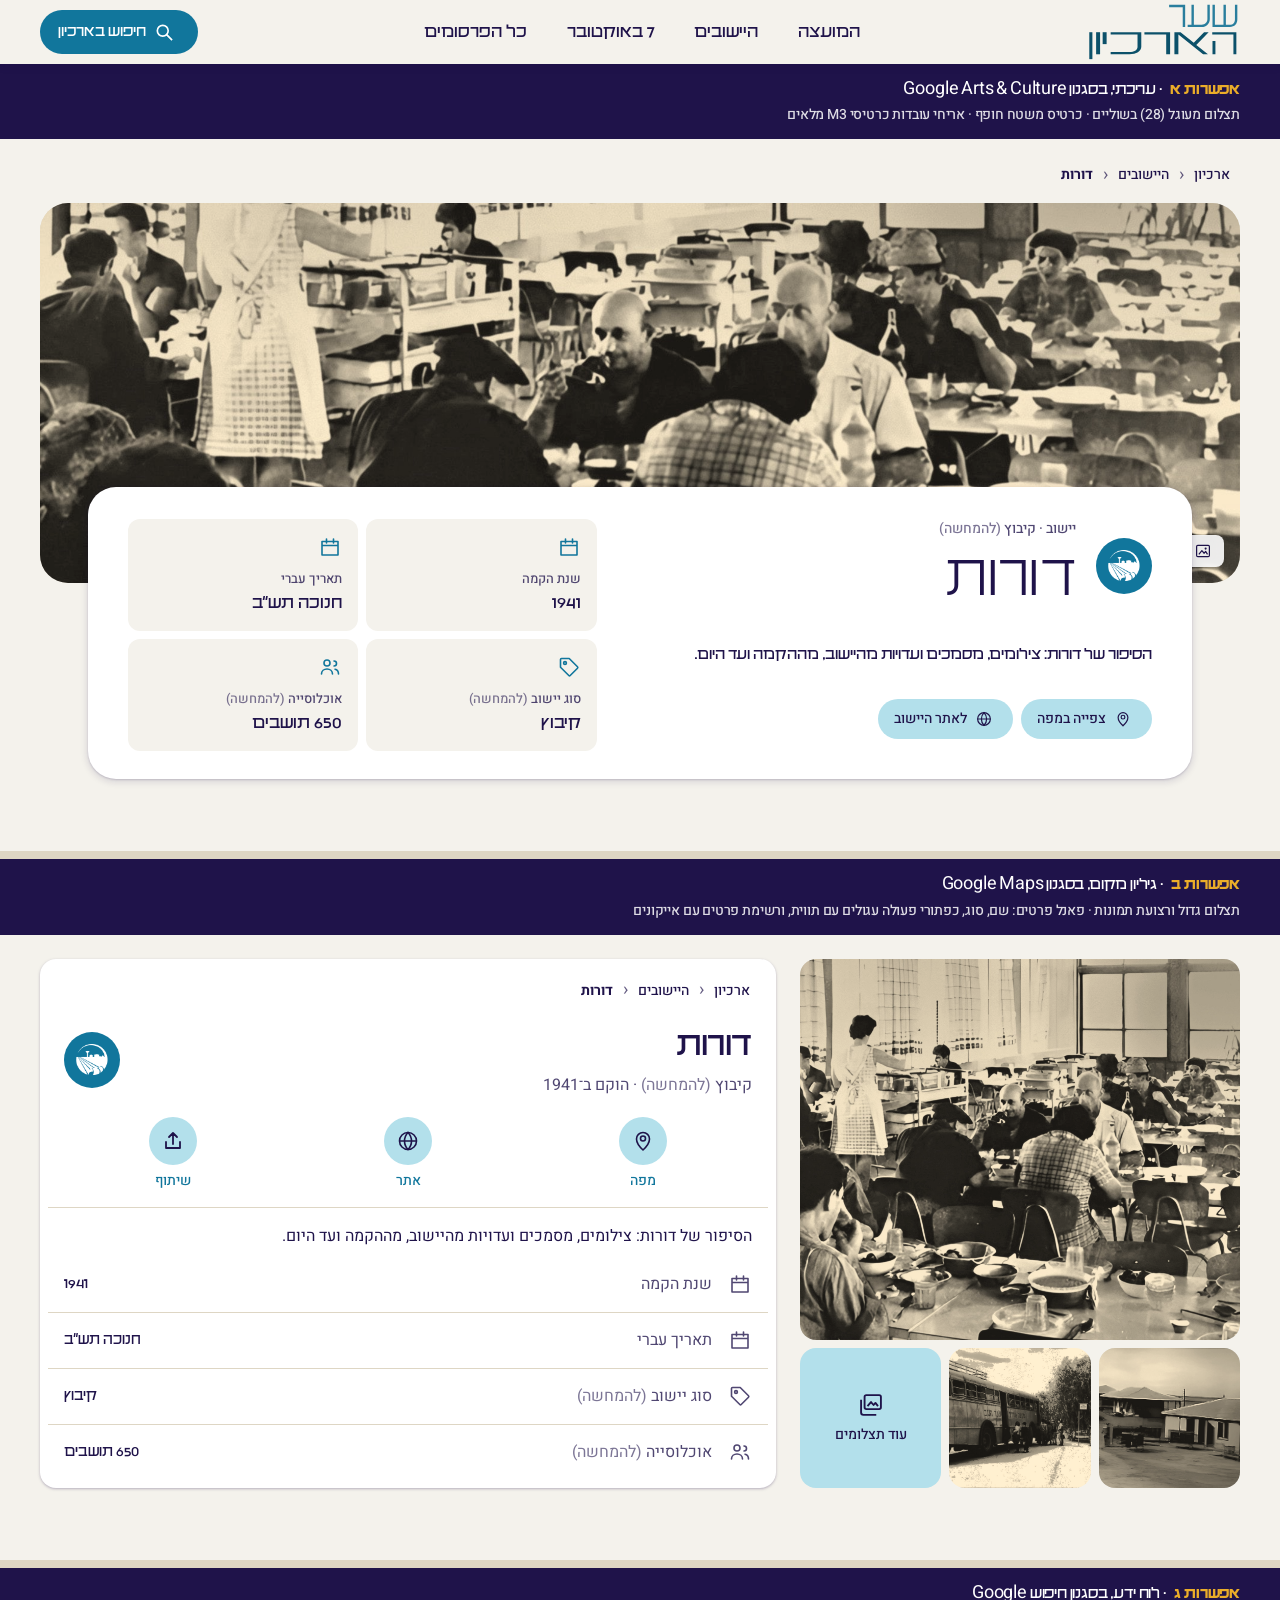
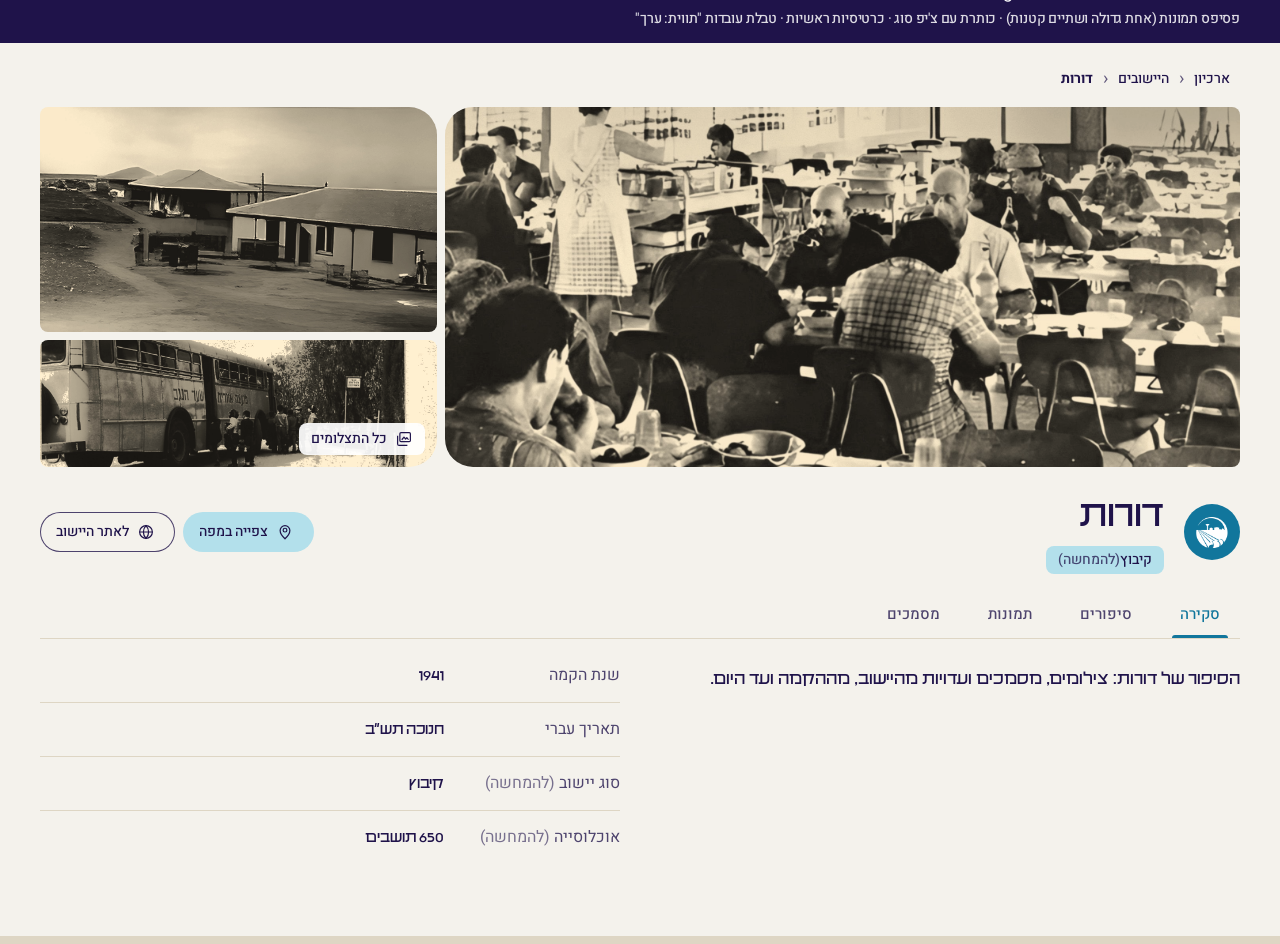
<file: archive-page-v1/hero-options.html>
<!doctype html>
<html lang="he" dir="rtl">
<head>
<meta charset="utf-8">
<meta name="viewport" content="width=device-width, initial-scale=1">
<meta name="robots" content="noindex">
<title>הצעות להירו · עמוד יישוב (דורות)</title>
<link rel="stylesheet" href="../assets/fonts/colbo/colbo.css">
<link rel="stylesheet" href="https://fonts.googleapis.com/css2?family=Heebo:wght@400;500;700&display=swap">
<link rel="stylesheet" href="../1st/assets/style.css?v=44a">
<link rel="stylesheet" href="../1st/assets/polish.css?v=44a">
<link rel="stylesheet" href="../1st/assets/m3.css?v=44a">
<link rel="stylesheet" href="hero-options.css">
</head>
<body>
<svg width="0" height="0" style="position:absolute" aria-hidden="true">
  <symbol id="i-menu" viewBox="0 0 24 24"><path d="M4 7h16M4 12h16M4 17h16" fill="none" stroke="currentColor" stroke-width="2"/></symbol>
  <symbol id="i-close" viewBox="0 0 24 24"><path d="M6 6l12 12M18 6L6 18" fill="none" stroke="currentColor" stroke-width="2"/></symbol>
  <symbol id="i-search" viewBox="0 0 24 24"><circle cx="10.5" cy="10.5" r="6.5" fill="none" stroke="currentColor" stroke-width="2"/><path d="M15.5 15.5 21 21" stroke="currentColor" stroke-width="2" stroke-linecap="square"/></symbol>
  <symbol id="i-prev" viewBox="0 0 24 24"><path d="M9 5l7 7-7 7" fill="none" stroke="currentColor" stroke-width="2"/></symbol>
  <symbol id="i-next" viewBox="0 0 24 24"><path d="M15 5l-7 7 7 7" fill="none" stroke="currentColor" stroke-width="2"/></symbol>
  <!-- תבניות פוסט (Post Formats) — אייקוני קו בסגנון Material Symbols Outlined, 24×24 -->
  <symbol id="f-decade" viewBox="0 0 24 24"><path d="M4 6.5h16V20H4z M4 10.5h16 M8.5 4v4 M15.5 4v4" fill="none" stroke="currentColor" stroke-width="1.6" stroke-linejoin="round" stroke-linecap="round"/></symbol><symbol id="f-topic" viewBox="0 0 24 24"><path d="M3.5 12.2V4.5a1 1 0 0 1 1-1h7.7l8.3 8.3a1 1 0 0 1 0 1.4l-7.3 7.3a1 1 0 0 1-1.4 0z" fill="none" stroke="currentColor" stroke-width="1.6" stroke-linejoin="round"/><circle cx="8" cy="8" r="1.4" fill="none" stroke="currentColor" stroke-width="1.6"/></symbol><symbol id="f-standard" viewBox="0 0 24 24"><path d="M7 3h7l5 5v13H7z M14 3v5h5 M10 12h6 M10 15.5h6 M10 19h4" fill="none" stroke="currentColor" stroke-width="1.6" stroke-linejoin="round"/></symbol>
  <symbol id="f-image" viewBox="0 0 24 24"><rect x="3.5" y="4.5" width="17" height="15" rx="1.5" fill="none" stroke="currentColor" stroke-width="1.6"/><path d="M6.5 16.5l4-5 3 3.5 2-2.5 2.5 4" fill="none" stroke="currentColor" stroke-width="1.6" stroke-linejoin="round"/><circle cx="15.5" cy="8.8" r="1.4" fill="currentColor"/></symbol>
  <symbol id="f-gallery" viewBox="0 0 24 24"><rect x="6.5" y="3.5" width="14" height="12" rx="1.5" fill="none" stroke="currentColor" stroke-width="1.6"/><path d="M3.5 7.5v11a2 2 0 0 0 2 2h11 M9 13l3-3.5 2.2 2.5 1.6-1.8L18 13" fill="none" stroke="currentColor" stroke-width="1.6" stroke-linejoin="round"/></symbol>
  <symbol id="f-link" viewBox="0 0 24 24"><path d="M10 14a4 4 0 0 0 5.66 0l3-3a4 4 0 0 0-5.66-5.66l-1 1 M14 10a4 4 0 0 0-5.66 0l-3 3a4 4 0 0 0 5.66 5.66l1-1" fill="none" stroke="currentColor" stroke-width="1.6" stroke-linecap="round"/></symbol>
  <symbol id="f-quote" viewBox="0 0 24 24"><path d="M5 17h4l2-4V7H5v6h3z M13 17h4l2-4V7h-6v6h3z" fill="none" stroke="currentColor" stroke-width="1.6" stroke-linejoin="round"/></symbol>
  <symbol id="f-video" viewBox="0 0 24 24"><rect x="3.5" y="5.5" width="13" height="13" rx="1.5" fill="none" stroke="currentColor" stroke-width="1.6"/><path d="M16.5 10l4-2.5v9l-4-2.5" fill="none" stroke="currentColor" stroke-width="1.6" stroke-linejoin="round"/></symbol>
  <symbol id="f-audio" viewBox="0 0 24 24"><path d="M5 10v4 M9 7v10 M13 4v16 M17 8v8 M21 11v2" fill="none" stroke="currentColor" stroke-width="1.6" stroke-linecap="round"/></symbol>
</svg><svg width="0" height="0" style="position:absolute" aria-hidden="true"><symbol id="i-pin" viewBox="0 0 24 24"><path d="M12 21s-6.5-6-6.5-11a6.5 6.5 0 1 1 13 0c0 5-6.5 11-6.5 11z M12 12a2.5 2.5 0 1 0 0-5 2.5 2.5 0 0 0 0 5z" fill="none" stroke="currentColor" stroke-width="1.6" stroke-linejoin="round"/></symbol><symbol id="i-share" viewBox="0 0 24 24"><path d="M12 15V4 M8 8l4-4 4 4 M5 13v6h14v-6" fill="none" stroke="currentColor" stroke-width="1.8" stroke-linecap="round" stroke-linejoin="round"/></symbol><symbol id="i-web" viewBox="0 0 24 24"><circle cx="12" cy="12" r="8.5" fill="none" stroke="currentColor" stroke-width="1.6"/><path d="M3.5 12h17 M12 3.5c2.5 2.6 3.5 5.4 3.5 8.5s-1 5.9-3.5 8.5c-2.5-2.6-3.5-5.4-3.5-8.5s1-5.9 3.5-8.5z" fill="none" stroke="currentColor" stroke-width="1.6"/></symbol><symbol id="i-people" viewBox="0 0 24 24"><path d="M9 11a3 3 0 1 0 0-6 3 3 0 0 0 0 6z M3.5 19c0-3 2.5-5 5.5-5s5.5 2 5.5 5 M16 11a2.5 2.5 0 1 0 0-5 M17 14.2c2 .3 3.5 1.9 3.5 4.8" fill="none" stroke="currentColor" stroke-width="1.6" stroke-linecap="round"/></symbol><symbol id="i-check" viewBox="0 0 24 24"><path d="M5 12.5l4.5 4.5L19 7.5" fill="none" stroke="currentColor" stroke-width="2"/></symbol></svg>
<header class="site-header" id="siteHeader">
  <a class="site-header__logo" href="/" aria-label="שער הארכיון, לעמוד הבית">
    <img src="../1st/assets/img/logo-wordmark-title.svg" width="346" height="132" alt="">
  </a>
  <nav aria-label="ניווט ראשי" id="siteNav">
    <ul>
      <li><a href="/community/council/">המועצה</a></li>
      <li><a href="/community/">היישובים</a></li>
      <li><a href="/topic/october-7/">7 באוקטובר</a></li>
      <li><a href="/?s=">כל הפרסומים</a></li>
    </ul>
  </nav>
  <a class="btn btn--search" href="/?s=">
    <svg class="icon" aria-hidden="true"><use href="#i-search"/></svg><span class="btn__label">חיפוש<span class="btn__more"> בארכיון</span></span>
  </a>
  <!-- v44: מובייל/טאבלט — כפתור תפריט (Material icon button) שפותח את אותו ניווט כגיליון מתחת לכותרת -->
  <button class="site-header__menu" type="button" aria-expanded="false" aria-controls="drawer" aria-label="תפריט">
    <svg class="icon i-open" aria-hidden="true"><use href="#i-menu"/></svg><svg class="icon i-close" aria-hidden="true"><use href="#i-close"/></svg>
  </button>
</header>
<main id="main">

<!-- א · "אומנות ותרבות": קומפוזיציה עריכתית — תצלום מעוגל בשוליים, כרטיס משטח חופף, אריחי עובדות -->
<section class="opt" aria-labelledby="oa">
  <h2 class="opt__label" id="oa"><b>אפשרות א</b> · עריכתי, בסגנון Google Arts &amp; Culture<small>תצלום מעוגל (28) בשוליים · כרטיס משטח חופף · אריחי עובדות כרטיסי M3 מלאים</small></h2>
  <div class="aw hA">
    <nav class="crumbs" aria-label="פירורי לחם"><ol><li><a href="#">ארכיון</a></li><li><a href="#">היישובים</a></li><li><span aria-current="page">דורות</span></li></ol></nav>
    <figure class="hA__media"><img src="../1st/assets/img/arch/dorot-1941-1.jpg" alt=""><figcaption><svg class="icon" aria-hidden="true"><use href="#f-image"/></svg>דורות, 1941</figcaption></figure>
    <div class="hA__panel">
      <div class="hA__id"><span class="logo"><img src="../1st/assets/img/emblem-mark.png" alt=""></span><div><p class="kicker">יישוב · קיבוץ <i>(להמחשה)</i></p><h1>דורות</h1></div></div>
      <p class="hA__desc">הסיפור של דורות: צילומים, מסמכים ועדויות מהיישוב, מההקמה ועד היום.</p>
      <div class="acts"><a class="tonal" href="#"><svg class="icon" aria-hidden="true"><use href="#i-pin"/></svg>צפייה במפה</a><a class="tonal" href="#"><svg class="icon" aria-hidden="true"><use href="#i-web"/></svg>לאתר היישוב</a></div>
      <ul class="hA__facts"><li><svg class="icon" aria-hidden="true"><use href="#f-decade"/></svg><small>שנת הקמה</small><b>1941</b></li><li><svg class="icon" aria-hidden="true"><use href="#f-decade"/></svg><small>תאריך עברי</small><b>חנוכה תש״ב</b></li><li><svg class="icon" aria-hidden="true"><use href="#f-topic"/></svg><small>סוג יישוב <i>(להמחשה)</i></small><b>קיבוץ</b></li><li><svg class="icon" aria-hidden="true"><use href="#i-people"/></svg><small>אוכלוסייה <i>(להמחשה)</i></small><b>650 תושבים</b></li></ul>
    </div>
  </div>
</section>

<!-- ב · "גיליון מקום" כמו Google Maps: תצלום גדול + פאנל פרטים עם כפתורי פעולה עגולים -->
<section class="opt" aria-labelledby="ob">
  <h2 class="opt__label" id="ob"><b>אפשרות ב</b> · גיליון מקום, בסגנון Google Maps<small>תצלום גדול ורצועת תמונות · פאנל פרטים: שם, סוג, כפתורי פעולה עגולים עם תווית, ורשימת פרטים עם אייקונים</small></h2>
  <div class="aw hB">
    <div class="hB__media">
      <img class="big" src="../1st/assets/img/arch/dorot-1941-1.jpg" alt="">
      <div class="strip"><img src="../1st/assets/img/arch/dorot-1942-2.jpg" alt=""><img src="../1st/assets/img/arch/council-bus-dorot-ruhama-up.jpg" alt=""><span class="more"><svg class="icon" aria-hidden="true"><use href="#f-gallery"/></svg>עוד תצלומים</span></div>
    </div>
    <aside class="hB__sheet" aria-label="פרטי היישוב">
      <nav class="crumbs crumbs--ink" aria-label="פירורי לחם"><ol><li><a href="#">ארכיון</a></li><li><a href="#">היישובים</a></li><li><span aria-current="page">דורות</span></li></ol></nav>
      <div class="hB__title"><div><h1>דורות</h1><p>קיבוץ <i>(להמחשה)</i> · הוקם ב־1941</p></div><span class="logo"><img src="../1st/assets/img/emblem-mark.png" alt=""></span></div>
      <div class="round"><a href="#"><span><svg class="icon" aria-hidden="true"><use href="#i-pin"/></svg></span>מפה</a><a href="#"><span><svg class="icon" aria-hidden="true"><use href="#i-web"/></svg></span>אתר</a><a href="#"><span><svg class="icon" aria-hidden="true"><use href="#i-share"/></svg></span>שיתוף</a></div>
      <p class="hB__desc">הסיפור של דורות: צילומים, מסמכים ועדויות מהיישוב, מההקמה ועד היום.</p>
      <ul class="hB__list"><li><svg class="icon" aria-hidden="true"><use href="#f-decade"/></svg><span>שנת הקמה</span><b>1941</b></li><li><svg class="icon" aria-hidden="true"><use href="#f-decade"/></svg><span>תאריך עברי</span><b>חנוכה תש״ב</b></li><li><svg class="icon" aria-hidden="true"><use href="#f-topic"/></svg><span>סוג יישוב <i>(להמחשה)</i></span><b>קיבוץ</b></li><li><svg class="icon" aria-hidden="true"><use href="#i-people"/></svg><span>אוכלוסייה <i>(להמחשה)</i></span><b>650 תושבים</b></li></ul>
    </aside>
  </div>
</section>

<!-- ג · "לוח ידע" כמו חיפוש גוגל: פסיפס תמונות, כותרת וסוג, כרטיסיות ראשיות, טבלת עובדות -->
<section class="opt" aria-labelledby="oc">
  <h2 class="opt__label" id="oc"><b>אפשרות ג</b> · לוח ידע, בסגנון חיפוש Google<small>פסיפס תמונות (אחת גדולה ושתיים קטנות) · כותרת עם צ'יפ סוג · כרטיסיות ראשיות · טבלת עובדות "תווית: ערך"</small></h2>
  <div class="aw hC">
    <nav class="crumbs crumbs--ink" aria-label="פירורי לחם"><ol><li><a href="#">ארכיון</a></li><li><a href="#">היישובים</a></li><li><span aria-current="page">דורות</span></li></ol></nav>
    <div class="hC__mosaic"><img class="a" src="../1st/assets/img/arch/dorot-1941-1.jpg" alt=""><img class="b" src="../1st/assets/img/arch/dorot-1942-2.jpg" alt=""><span class="c"><img src="../1st/assets/img/arch/council-bus-dorot-ruhama-up.jpg" alt=""><em><svg class="icon" aria-hidden="true"><use href="#f-gallery"/></svg>כל התצלומים</em></span></div>
    <div class="hC__head"><span class="logo"><img src="../1st/assets/img/emblem-mark.png" alt=""></span><div><h1>דורות</h1><p class="chipk">קיבוץ <i>(להמחשה)</i></p></div><div class="acts"><a class="tonal" href="#"><svg class="icon" aria-hidden="true"><use href="#i-pin"/></svg>צפייה במפה</a><a class="outl" href="#"><svg class="icon" aria-hidden="true"><use href="#i-web"/></svg>לאתר היישוב</a></div></div>
    <div class="hC__tabs" role="tablist" aria-label="חלקי העמוד"><a role="tab" aria-selected="true" href="#">סקירה</a><a role="tab" href="#">סיפורים</a><a role="tab" href="#">תמונות</a><a role="tab" href="#">מסמכים</a></div>
    <div class="hC__body"><p>הסיפור של דורות: צילומים, מסמכים ועדויות מהיישוב, מההקמה ועד היום.</p>
      <dl class="hC__facts"><div><dt>שנת הקמה</dt><dd>1941</dd></div><div><dt>תאריך עברי</dt><dd>חנוכה תש״ב</dd></div><div><dt>סוג יישוב <i>(להמחשה)</i></dt><dd>קיבוץ</dd></div><div><dt>אוכלוסייה <i>(להמחשה)</i></dt><dd>650 תושבים</dd></div></dl></div>
  </div>
</section>

</main>
</body>
</html>
</file>
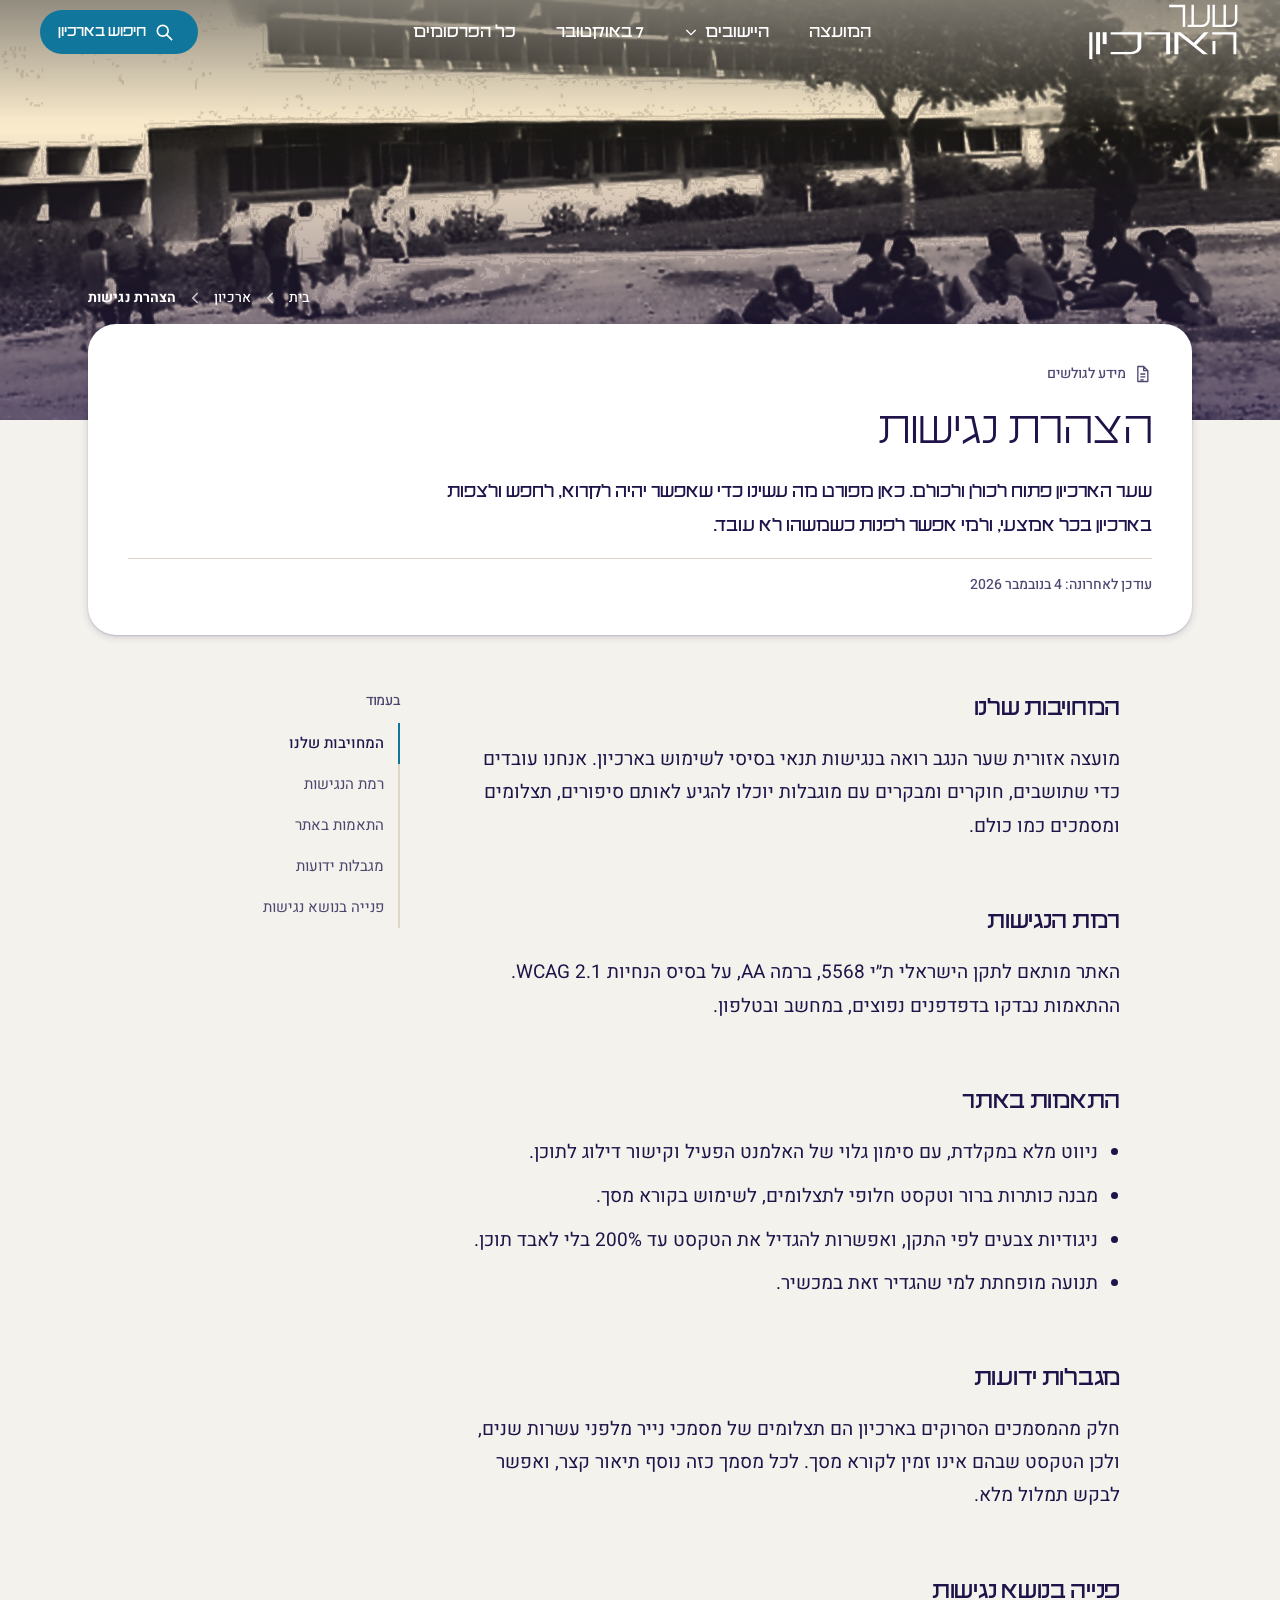
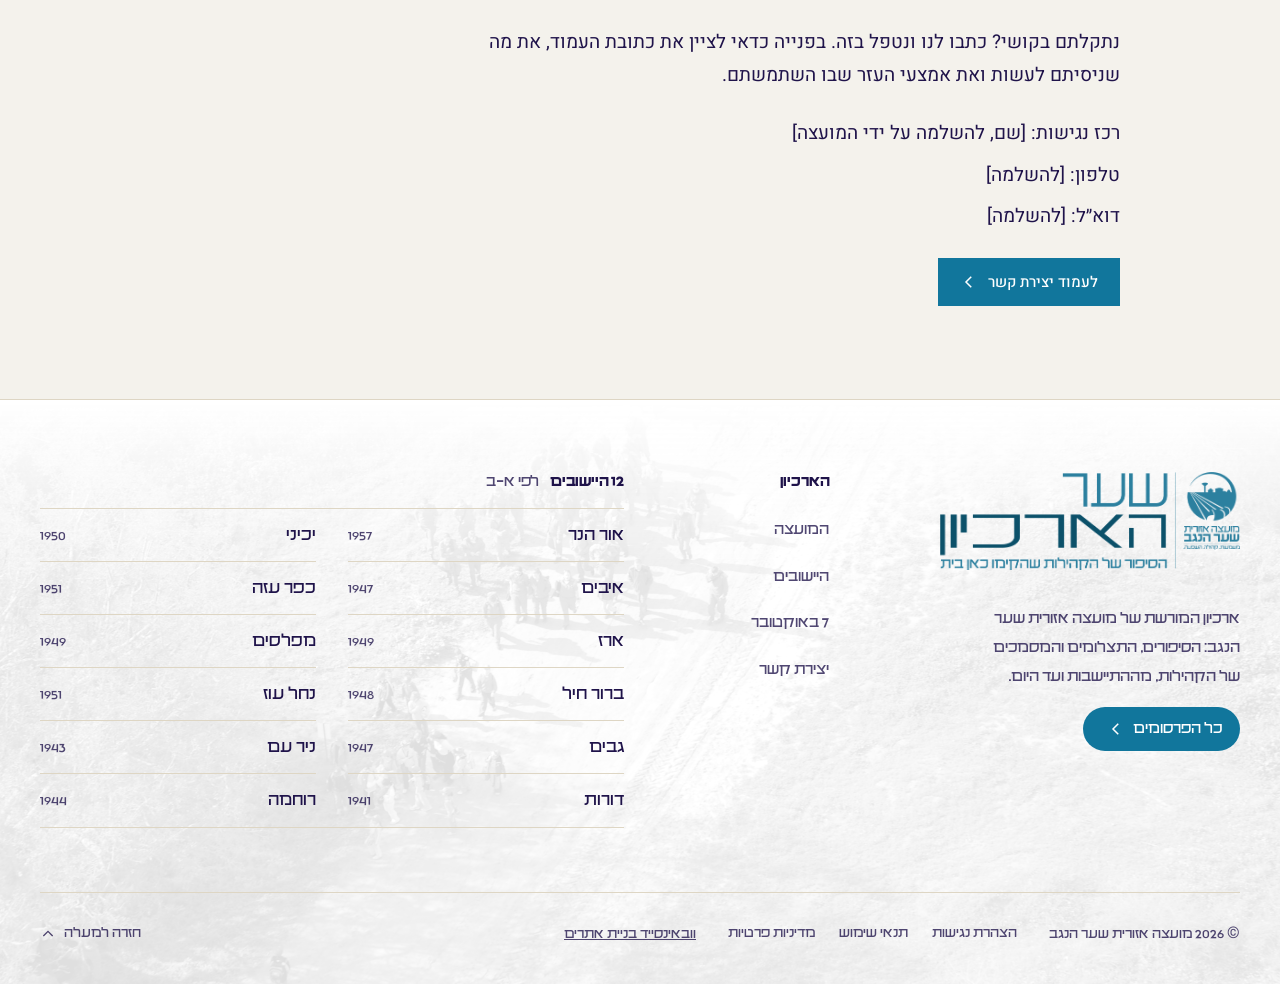
<file: archive-page-v1/page.html>
<!doctype html>
<html lang="he" dir="rtl">
<head>
<meta charset="utf-8">
<meta name="viewport" content="width=device-width, initial-scale=1">
<meta name="robots" content="noindex">
<title>הצהרת נגישות · עמוד רגיל (דוגמת תבנית)</title>
<meta name="description" content="תבנית עמוד רגיל לשער הארכיון: תנאי שימוש, נגישות ופרטיות. התוכן לדוגמה.">
<link rel="icon" type="image/png" href="../1st/assets/img/icon.png">
<link rel="preconnect" href="https://fonts.googleapis.com">
<link rel="preconnect" href="https://fonts.gstatic.com" crossorigin>
<link rel="stylesheet" href="../assets/fonts/colbo/colbo.css">
<link rel="stylesheet" href="https://fonts.googleapis.com/css2?family=Heebo:wght@400;500;700&display=swap">
<link rel="stylesheet" href="../1st/assets/style.css?v=44a">
<link rel="stylesheet" href="../1st/assets/polish.css?v=44a">
<link rel="stylesheet" href="../1st/assets/m3.css?v=44a">
<link rel="stylesheet" href="archive.css">
<link rel="stylesheet" href="article.css">
<link rel="stylesheet" href="page.css">
<script type="application/ld+json">{"@context":"https://schema.org","@type":"WebPage","name":"הצהרת נגישות","inLanguage":"he","dateModified":"2026-11-04","isPartOf":{"@type":"WebSite","name":"שער הארכיון, מועצה אזורית שער הנגב"}}</script>
<script defer src="page.js"></script>
<script defer src="scroll.js"></script>
<script defer src="nav-places.js"></script>
</head>
<body>
<a class="skip-link" href="#main">דילוג לתוכן</a>
<svg width="0" height="0" style="position:absolute" aria-hidden="true">
  <symbol id="i-menu" viewBox="0 0 24 24"><path d="M4 7h16M4 12h16M4 17h16" fill="none" stroke="currentColor" stroke-width="2"/></symbol>
  <symbol id="i-close" viewBox="0 0 24 24"><path d="M6 6l12 12M18 6L6 18" fill="none" stroke="currentColor" stroke-width="2"/></symbol>
  <symbol id="i-search" viewBox="0 0 24 24"><circle cx="10.5" cy="10.5" r="6.5" fill="none" stroke="currentColor" stroke-width="2"/><path d="M15.5 15.5 21 21" stroke="currentColor" stroke-width="2" stroke-linecap="square"/></symbol>
  <symbol id="i-prev" viewBox="0 0 24 24"><path d="M9 5l7 7-7 7" fill="none" stroke="currentColor" stroke-width="2"/></symbol>
  <symbol id="i-next" viewBox="0 0 24 24"><path d="M15 5l-7 7 7 7" fill="none" stroke="currentColor" stroke-width="2"/></symbol>
  <!-- תבניות פוסט (Post Formats) — אייקוני קו בסגנון Material Symbols Outlined, 24×24 -->
  <symbol id="f-decade" viewBox="0 0 24 24"><path d="M4 6.5h16V20H4z M4 10.5h16 M8.5 4v4 M15.5 4v4" fill="none" stroke="currentColor" stroke-width="1.6" stroke-linejoin="round" stroke-linecap="round"/></symbol><symbol id="f-topic" viewBox="0 0 24 24"><path d="M3.5 12.2V4.5a1 1 0 0 1 1-1h7.7l8.3 8.3a1 1 0 0 1 0 1.4l-7.3 7.3a1 1 0 0 1-1.4 0z" fill="none" stroke="currentColor" stroke-width="1.6" stroke-linejoin="round"/><circle cx="8" cy="8" r="1.4" fill="none" stroke="currentColor" stroke-width="1.6"/></symbol><symbol id="f-standard" viewBox="0 0 24 24"><path d="M7 3h7l5 5v13H7z M14 3v5h5 M10 12h6 M10 15.5h6 M10 19h4" fill="none" stroke="currentColor" stroke-width="1.6" stroke-linejoin="round"/></symbol>
  <symbol id="f-image" viewBox="0 0 24 24"><rect x="3.5" y="4.5" width="17" height="15" rx="1.5" fill="none" stroke="currentColor" stroke-width="1.6"/><path d="M6.5 16.5l4-5 3 3.5 2-2.5 2.5 4" fill="none" stroke="currentColor" stroke-width="1.6" stroke-linejoin="round"/><circle cx="15.5" cy="8.8" r="1.4" fill="currentColor"/></symbol>
  <symbol id="f-gallery" viewBox="0 0 24 24"><rect x="6.5" y="3.5" width="14" height="12" rx="1.5" fill="none" stroke="currentColor" stroke-width="1.6"/><path d="M3.5 7.5v11a2 2 0 0 0 2 2h11 M9 13l3-3.5 2.2 2.5 1.6-1.8L18 13" fill="none" stroke="currentColor" stroke-width="1.6" stroke-linejoin="round"/></symbol>
  <symbol id="f-link" viewBox="0 0 24 24"><path d="M10 14a4 4 0 0 0 5.66 0l3-3a4 4 0 0 0-5.66-5.66l-1 1 M14 10a4 4 0 0 0-5.66 0l-3 3a4 4 0 0 0 5.66 5.66l1-1" fill="none" stroke="currentColor" stroke-width="1.6" stroke-linecap="round"/></symbol>
  <symbol id="f-quote" viewBox="0 0 24 24"><path d="M5 17h4l2-4V7H5v6h3z M13 17h4l2-4V7h-6v6h3z" fill="none" stroke="currentColor" stroke-width="1.6" stroke-linejoin="round"/></symbol>
  <symbol id="f-video" viewBox="0 0 24 24"><rect x="3.5" y="5.5" width="13" height="13" rx="1.5" fill="none" stroke="currentColor" stroke-width="1.6"/><path d="M16.5 10l4-2.5v9l-4-2.5" fill="none" stroke="currentColor" stroke-width="1.6" stroke-linejoin="round"/></symbol>
  <symbol id="f-audio" viewBox="0 0 24 24"><path d="M5 10v4 M9 7v10 M13 4v16 M17 8v8 M21 11v2" fill="none" stroke="currentColor" stroke-width="1.6" stroke-linecap="round"/></symbol>
</svg>


<header class="site-header" id="siteHeader">
  <a class="site-header__logo" href="../1st/index.html" aria-label="שער הארכיון, לעמוד הבית">
    <img src="../1st/assets/img/logo-wordmark-title.svg" width="346" height="132" alt="">
  </a>
  <nav aria-label="ניווט ראשי" id="siteNav">
    <ul>
      <li><a href="index.html?type=council">המועצה</a></li>
      <li><a href="index.html?type=all">היישובים</a></li>
      <li><a href="index.html?type=tag">7 באוקטובר</a></li>
      <li><a href="index.html?type=all">כל הפרסומים</a></li>
    </ul>
  </nav>
  <a class="btn btn--search" href="../1st/index.html#hero">
    <svg class="icon" aria-hidden="true"><use href="#i-search"/></svg><span class="btn__label">חיפוש<span class="btn__more"> בארכיון</span></span>
  </a>
  <!-- v44: מובייל/טאבלט — כפתור תפריט (Material icon button) שפותח את אותו ניווט כגיליון מתחת לכותרת -->
  <button class="site-header__menu" type="button" aria-expanded="false" aria-controls="drawer" aria-label="תפריט">
    <svg class="icon i-open" aria-hidden="true"><use href="#i-menu"/></svg><svg class="icon i-close" aria-hidden="true"><use href="#i-close"/></svg>
  </button>
</header>

<!-- 2.13: מגירת ניווט בטאבלט/טלפון, זהה לעמוד הבית (Material 3 navigation drawer) -->
<div class="drawer" id="drawer" aria-hidden="true">
  <div class="drawer__scrim" data-close></div>
  <nav class="drawer__panel" aria-label="תפריט">
    <div class="drawer__head"><button class="drawer__close" type="button" aria-label="סגירת התפריט" data-close><svg class="icon" aria-hidden="true"><use href="#i-close"/></svg></button><img src="../1st/assets/img/logo-wordmark-title.svg" alt="שער הארכיון"></div>
    <a href="../1st/index.html">דף הבית</a><a href="index.html?type=council">המועצה</a><a href="index.html?type=all">היישובים</a><a href="index.html?type=tag">7 באוקטובר</a><a href="index.html?type=all">כל הפרסומים</a><hr><span class="drawer__label" aria-hidden="true">היישובים</span><a href="index.html?type=all&amp;place=or-haner">אור הנר</a><a href="index.html?type=all&amp;place=ivim">איבים</a><a href="index.html?type=all&amp;place=erez">ארז</a><a href="index.html?type=all&amp;place=bror-hayil">ברור חיל</a><a href="index.html?type=all&amp;place=gvim">גבים</a><a href="index.html?type=all&amp;place=dorot">דורות</a><a href="index.html?type=all&amp;place=yachini">יכיני</a><a href="index.html?type=all&amp;place=kfar-aza">כפר עזה</a><a href="index.html?type=all&amp;place=mefalsim">מפלסים</a><a href="index.html?type=all&amp;place=nahal-oz">נחל עוז</a><a href="index.html?type=all&amp;place=nir-am">ניר עם</a><a href="index.html?type=all&amp;place=ruhama">רוחמה</a>
  </nav>
</div>

<main id="main" tabindex="-1">

<!-- עמוד רגיל (תנאי שימוש, נגישות, פרטיות): אותה שפה כמו הכתבה: הירו עם תצלום ולוח חופף, ואז טור קריאה עם תוכן עניינים בצד. התוכן כאן לדוגמה בלבד -->
<article id="page" aria-labelledby="h1">
<header class="hA aH is-entering" id="hero">
  <figure class="hA__media"><img src="../1st/assets/img/arch/council-building-lawn-up.jpg" width="1468" height="1100" alt="בניין המועצה האזורית שער הנגב ומדשאה" fetchpriority="high"></figure>
  <div class="hA__crumbs aw"><nav class="crumbs" aria-label="פירורי לחם"><ol><li><a href="../1st/index.html">בית</a></li><li><a href="index.html?type=all">ארכיון</a></li><li><span aria-current="page">הצהרת נגישות</span></li></ol></nav></div>
  <div class="aw">
    <div class="hA__panel aH__panel">
      <div class="aH__top">
        <span class="ac__type"><svg class="icon" aria-hidden="true"><use href="#f-standard"/></svg>מידע לגולשים</span>
      </div>
      <h1 id="h1">הצהרת נגישות</h1>
      <p class="aH__lead">שער הארכיון פתוח לכולן ולכולם. כאן מפורט מה עשינו כדי שאפשר יהיה לקרוא, לחפש ולצפות בארכיון בכל אמצעי, ולמי אפשר לפנות כשמשהו לא עובד.</p>
      <div class="aH__row"><div class="aH__by"><span>עודכן לאחרונה: 4 בנובמבר 2026</span></div></div>
    </div>
  </div>
</header>

<div class="aw art pg">
  <aside class="art__side" aria-label="תוכן עניינים"><nav class="toc" aria-labelledby="toch"><h2 id="toch">בעמוד</h2><ol id="toc"></ol></nav></aside>
  <div class="art__body" id="body">
    <h2 id="commitment">המחויבות שלנו</h2>
    <p>מועצה אזורית שער הנגב רואה בנגישות תנאי בסיסי לשימוש בארכיון. אנחנו עובדים כדי שתושבים, חוקרים ומבקרים עם מוגבלות יוכלו להגיע לאותם סיפורים, תצלומים ומסמכים כמו כולם.</p>
    <h2 id="level">רמת הנגישות</h2>
    <p>האתר מותאם לתקן הישראלי ת״י 5568, ברמה AA, על בסיס הנחיות WCAG 2.1. ההתאמות נבדקו בדפדפנים נפוצים, במחשב ובטלפון.</p>
    <h2 id="adjustments">התאמות באתר</h2>
    <ul>
      <li>ניווט מלא במקלדת, עם סימון גלוי של האלמנט הפעיל וקישור דילוג לתוכן.</li>
      <li>מבנה כותרות ברור וטקסט חלופי לתצלומים, לשימוש בקורא מסך.</li>
      <li>ניגודיות צבעים לפי התקן, ואפשרות להגדיל את הטקסט עד 200% בלי לאבד תוכן.</li>
      <li>תנועה מופחתת למי שהגדיר זאת במכשיר.</li>
    </ul>
    <h2 id="limits">מגבלות ידועות</h2>
    <p>חלק מהמסמכים הסרוקים בארכיון הם תצלומים של מסמכי נייר מלפני עשרות שנים, ולכן הטקסט שבהם אינו זמין לקורא מסך. לכל מסמך כזה נוסף תיאור קצר, ואפשר לבקש תמלול מלא.</p>
    <h2 id="contact">פנייה בנושא נגישות</h2>
    <p>נתקלתם בקושי? כתבו לנו ונטפל בזה. בפנייה כדאי לציין את כתובת העמוד, את מה שניסיתם לעשות ואת אמצעי העזר שבו השתמשתם.</p>
    <p class="pg__contact"><span>רכז נגישות: [שם, להשלמה על ידי המועצה]</span><span>טלפון: [להשלמה]</span><span>דוא״ל: [להשלמה]</span></p>
    <p><a class="btn" href="contact.html">לעמוד יצירת קשר<svg class="icon" aria-hidden="true"><use href="#i-next"/></svg></a></p>
  </div>
</div>
</article>

</main>

<footer class="sfoot" aria-labelledby="sfoot-h">
  <!-- פוטר (25.10, לפי 21st.dev + גוגל): משטח אחד, בלוק מותג, עמודות קצרות, שורת תחתית עם הקישורים המשפטיים.
       הכבוד ליישובים בגודל ובמקום: העמודה הרחבה ביותר, 12 שורות כמו רשימת הפרסומים (שם · שנת הקמה) -->
  <h2 id="sfoot-h" class="visually-hidden">מידע נוסף וניווט</h2>
  <!-- רקע עמ' 63: צעדת הכלניות 034, דרך העפר מהאוויר (מהסט המאושר של הלקוחה; אורי בחר א') ב-7% על לבן, דוהה ללבן מלמעלה -->
  <div class="sfoot__bg" aria-hidden="true"><img src="../1st/assets/img/arch/anemone-march-2006-034.jpg" alt="" loading="lazy"></div>
  <div class="sfoot__grid">
    <div class="sfoot__brand">
      <a class="sfoot__logo" href="../1st/index.html" aria-label="שער הארכיון, הסיפור של הקהילות שהקימו כאן בית. מועצה אזורית שער הנגב. לעמוד הבית"><img src="../1st/assets/img/logo-paper.png" width="1306" height="428" alt=""></a>
      <p>ארכיון המורשת של מועצה אזורית שער הנגב: הסיפורים, התצלומים והמסמכים של הקהילות, מההתיישבות ועד היום.</p>
      <a class="sfoot__cta" href="index.html?type=all">כל הפרסומים<svg class="icon" aria-hidden="true"><use href="#i-next"/></svg></a>
    </div>
    <nav class="sfoot__col" aria-label="הארכיון">
      <h3>הארכיון</h3>
      <ul><li><a href="index.html?type=council">המועצה</a></li><li><a href="index.html?type=all">היישובים</a></li><li><a href="index.html?type=tag">7 באוקטובר</a></li><li><a href="contact.html">יצירת קשר</a></li></ul>
    </nav>
    <nav class="sfoot__places" aria-labelledby="sfoot-places-h">
      <h3 id="sfoot-places-h">12 היישובים <span>לפי א-ב</span></h3>
      <ol>
          <li><a href="index.html?type=all&amp;place=or-haner"><span class="n">אור הנר</span><span class="y">1957</span></a></li>
          <li><a href="index.html?type=all&amp;place=ivim"><span class="n">איבים</span><span class="y">1947</span></a></li>
          <li><a href="index.html?type=all&amp;place=erez"><span class="n">ארז</span><span class="y">1949</span></a></li>
          <li><a href="index.html?type=all&amp;place=bror-hayil"><span class="n">ברור חיל</span><span class="y">1948</span></a></li>
          <li><a href="index.html?type=all&amp;place=gvim"><span class="n">גבים</span><span class="y">1947</span></a></li>
          <li><a href="index.html?type=all&amp;place=dorot"><span class="n">דורות</span><span class="y">1941</span></a></li>
          <li><a href="index.html?type=all&amp;place=yachini"><span class="n">יכיני</span><span class="y">1950</span></a></li>
          <li><a href="index.html?type=all&amp;place=kfar-aza"><span class="n">כפר עזה</span><span class="y">1951</span></a></li>
          <li><a href="index.html?type=all&amp;place=mefalsim"><span class="n">מפלסים</span><span class="y">1949</span></a></li>
          <li><a href="index.html?type=all&amp;place=nahal-oz"><span class="n">נחל עוז</span><span class="y">1951</span></a></li>
          <li><a href="index.html?type=all&amp;place=nir-am"><span class="n">ניר עם</span><span class="y">1943</span></a></li>
          <li><a href="index.html?type=all&amp;place=ruhama"><span class="n">רוחמה</span><span class="y">1944</span></a></li>
      </ol>
    </nav>
  </div>
  <div class="sfoot__bar">
    <span>© 2026 מועצה אזורית שער הנגב</span>
    <ul class="sfoot__legal"><li><a href="/accessibility/">הצהרת נגישות</a></li><li><a href="/terms/">תנאי שימוש</a></li><li><a href="/privacy/">מדיניות פרטיות</a></li></ul>
    <a class="sfoot__credit" href="https://www.webinside.co.il/" target="_blank" rel="noopener">וובאינסייד בניית אתרים</a>
    <a class="sfoot__top" href="#main">חזרה למעלה<svg class="icon" aria-hidden="true"><use href="#i-next"/></svg></a>
  </div>
</footer>
<script src="sitemap-fab.js" defer></script>
</body>
</html>
</file>
<file: assets/fonts/colbo/colbo.css>
/* COLBO Extended — webfont licensed to the client (Hagilda_License_Web.pdf). Headings, name, decade numerals only. */
@font-face{font-family:"COLBO";font-weight:300;font-style:normal;font-display:swap;src:url("COLBO-LightExtended.woff2") format("woff2"),url("COLBO-LightExtended.woff") format("woff")}
@font-face{font-family:"COLBO";font-weight:400;font-style:normal;font-display:swap;src:url("COLBO-RegularExtended.woff2") format("woff2"),url("COLBO-RegularExtended.woff") format("woff")}
@font-face{font-family:"COLBO";font-weight:700;font-style:normal;font-display:swap;src:url("COLBO-BoldExtended.woff2") format("woff2"),url("COLBO-BoldExtended.woff") format("woff")}
@font-face{font-family:"COLBO";font-weight:900;font-style:normal;font-display:swap;src:url("COLBO-BlackExtended.woff2") format("woff2"),url("COLBO-BlackExtended.woff") format("woff")}
</file>
<file: 1st/assets/style.css>
/* שער הארכיון · עמוד הבית v2 · מבנה ועיצוב (טעם)
   סדר השכבות: base ← components ← polish (polish.css) ← motion (motion.css). כל מאפיין בבעלות שכבה אחת.
   COLBO נטען ב-<link> ב-index.html. */
@layer base, components, polish, motion; /* motion אחרון: מעבר הכניסה (.im-r) גובר על מעברי הריחוף של polish רק בזמן הכניסה */

@layer base {

:root {
  /* פלטת הסטייל גייד בלבד */
  --blue: #11769C;
  --ink: #1F134A;
  --paper: #F4F2EC;
  --sand: #DED6C4;
  --sky: #B3E0EB;
  --gold: #EBAD29;
  --green-dark: #195B4C; /* "מותר" בסטייל גייד: תיבה ירוקה כהה */
  --white: #FFFFFF;
  --ink-soft: rgba(31, 19, 74, .78); /* דיו מוחלש, ≥ 7:1 על נייר */

  --display: "COLBO", "Heebo", sans-serif;
  --text: "Heebo", system-ui, sans-serif;

  /* חמש מדרגות גודל */
  --fs-hero: clamp(120px, 11vw, 168px);
  --fs-h2: 48px;
  --fs-h3: 26px;
  --fs-body: 18px;
  --fs-small: 15px;

  --content: 1200px;
  --gutter: max(32px, calc((100vw - var(--content)) / 2));
  --header-h: 76px;
  --tl-year-col: 150px; --tl-gap: 24px; /* עמודת השנה בציר הזמן */
  --section-y: 128px; /* ריווח אנכי אחיד לכל הסקשנים (spacing-scale, 8px) */
  --focus: var(--blue);
}

*, *::before, *::after { box-sizing: border-box; }
html { scroll-padding-top: calc(var(--header-h) + 16px); }
body {
  margin: 0;
  background: var(--paper);
  color: var(--ink);
  font-family: var(--text);
  font-size: var(--fs-body);
  line-height: 1.6;
  -webkit-font-smoothing: antialiased;
}
img { display: block; max-width: 100%; }
a { color: inherit; }
h1, h2, h3 { font-family: var(--display); font-weight: 400; margin: 0; line-height: 1.1; letter-spacing: -0.01em; }
p { margin: 0; }
button { font: inherit; color: inherit; }
figure { margin: 0; }
[hidden] { display: none !important; } /* hidden תמיד מנצח פריסה של רכיב */

:focus-visible { outline: 3px solid var(--focus); outline-offset: 3px; }
.on-dark { --focus: var(--gold); }

.visually-hidden {
  position: absolute !important; width: 1px; height: 1px; overflow: hidden;
  clip: rect(0 0 0 0); clip-path: inset(50%); white-space: nowrap;
}
.skip-link {
  position: fixed; top: 8px; right: 8px; z-index: 100;
  background: var(--ink); color: var(--white); padding: 12px 20px;
  font-size: var(--fs-small); text-decoration: none;
  transform: translateY(-200%);
}
.skip-link:focus { transform: none; }
main:focus { outline: none; }

}

@layer components {

.wrap { width: 100%; padding-inline: var(--gutter); }

/* כפתורים: צורה אחת, פינות ישרות, מילוי שטוח */
.btn {
  display: inline-flex; align-items: center; gap: 10px;
  min-height: 48px; padding: 0 22px;
  font-family: var(--text); font-size: var(--fs-small); font-weight: 500;
  text-decoration: none; border: 0; border-radius: 0; cursor: pointer;
  background: var(--blue); color: var(--white);
}
.btn:hover { background: var(--ink); }
.btn--light { background: var(--white); color: var(--ink); }
.btn--light:hover { background: var(--sky); color: var(--ink); } /* דיו על תכלת 11.8:1 */
.btn .arr { font-family: var(--text); }
.link-arrow {
  font-size: var(--fs-small); font-weight: 500; color: var(--blue);
  text-decoration: underline; text-underline-offset: 4px;
}
.link-arrow:hover { color: var(--ink); }

/* ---------- 1. כותרת עליונה ---------- */
.site-header {
  position: fixed; inset: 0 0 auto 0; z-index: 50;
  height: var(--header-h);
  display: flex; align-items: center; justify-content: space-between; gap: 32px;
  padding-inline: var(--gutter);
  background: transparent; color: var(--ink);
  isolation: isolate;
  --focus: var(--blue);
}
/* רקע הכותרת: שכבה נפרדת שנכנסת מלמעלה יחד עם הלוגו והחיפוש */
.site-header::before { content: ""; position: absolute; inset: 0; z-index: -1; background: var(--paper); }
.site-header.is-over::before { transform: translateY(-101%); }
/* שקופה רק כש-JS מאשר שהכותרת מעל ההירו ולפני פס היישובים */
.site-header.is-over { background: transparent; color: var(--white); --focus: var(--gold); }
.site-header__logo { display: block; width: 142px; } /* "שער הארכיון" + תת-הכותרת, בלי הסמל */
.site-header__logo img { width: 100%; height: auto; }
.site-header nav ul { display: flex; gap: 36px; list-style: none; margin: 0; padding: 0; }
.site-header nav a { display: inline-block; font-family: var(--display); font-size: 17px; font-weight: 400; padding: 12px 0; }
.site-header .btn--search { font-family: var(--display); height: 48px; min-height: 48px; padding: 0 24px; border-radius: 24px; background: transparent; color: var(--ink); box-shadow: inset 0 0 0 1px var(--ink-soft); } /* כפתור מתאר-גלולה של מטריאל, כמו ב-v21 */
.site-header .btn--search:hover { background: transparent; }
.icon { width: 18px; height: 18px; flex: none; }

/* ---------- 2. הירו ---------- */
.hero {
  position: relative; min-height: max(100vh, 780px);
  display: flex; flex-direction: column; color: var(--white);
  background: var(--ink); overflow: hidden;
}
/* צילומי ההירו במתכון הספיה של ספר המותג (עמ׳ 62–64): חול מתחת, הצילום בשחור-לבן ב-multiply 89% */
.hero__photo { position: absolute; inset: 0; width: 100%; height: 100%; object-fit: cover; object-position: center 40%; filter: grayscale(1) contrast(1.35) brightness(var(--hero-dim, .52)); mix-blend-mode: multiply; opacity: .89; }
.hero__bed { position: absolute; inset: 0; background: var(--sand); }
.hero__scrim { display: none; } /* הוסר: שכבה כהה בגוון שאינו בפלטה. ההכהיה נעשית בצילום עצמו (מתכון עמ׳ 62) */
.hero__inner {
  position: relative; flex: 1;
  display: flex; flex-direction: column; align-items: center; justify-content: center;
  padding: calc(var(--header-h) + 8px) var(--gutter) 40px; text-align: center;
}
.hero h1 { margin: 0; }
.hero__logo { width: min(600px, 46vw); height: auto; }
.hero__lead { max-width: 28em; /* ≈ 70 תווים ב-20px */ margin-top: 28px; font-size: 20px; line-height: 1.55; }

.search { width: min(720px, 100%); margin-top: 32px; text-align: start; position: relative; }
.search label { display: block; font-size: var(--fs-small); font-weight: 500; margin-bottom: 8px; text-align: center; }
/* שדה החיפוש בסגנון גוגל (מטריאל, כמו ב-v21): גלולה לבנה מורמת, אייקון, כפתור גלולה מלא בתוכה */
.search__row {
  display: flex; align-items: center; gap: 12px; height: 64px;
  padding-inline: 24px 8px; border-radius: 999px; background: var(--white); color: var(--ink);
  box-shadow: 0 4px 8px 3px rgba(31, 19, 74, .08), 0 1px 3px rgba(31, 19, 74, .14);
  transition: border-radius 200ms cubic-bezier(.2, 0, 0, 1);
}
.search__row:focus-within { border-radius: 28px; outline: 3px solid var(--sky); outline-offset: 3px; }
.search__field { position: relative; flex: 1; display: flex; align-items: center; gap: 12px; height: 100%; }
.search__field .icon { flex: none; color: var(--ink-soft); }
.search input {
  flex: 1; min-width: 0; height: 100%; border: 0; border-radius: 0; padding: 0;
  font: inherit; font-size: 18px; color: var(--ink); background: transparent; outline: none;
}
.search input::placeholder { color: var(--ink-soft); opacity: 1; }
.search input:focus-visible { outline: none; } /* המיקוד מסומן על הגלולה כולה */
.search .btn { height: 48px; min-height: 48px; padding: 0 24px; border-radius: 24px; font-size: 16px; }
/* שכבת מצב (state layer) של מטריאל: גוון בצבע הטקסט, בלי צבע חדש */
.search .btn, .search__examples a, .site-header .btn--search { position: relative; isolation: isolate; overflow: hidden; }
.search .btn::before, .search__examples a::before, .site-header .btn--search::before {
  content: ""; position: absolute; inset: 0; z-index: -1; border-radius: inherit;
  background: currentColor; opacity: 0; transition: opacity 150ms cubic-bezier(.2, 0, 0, 1);
}
.search .btn:hover::before, .search__examples a:hover::before, .site-header .btn--search:hover::before { opacity: .08; }
.search .btn:active::before, .search__examples a:active::before, .site-header .btn--search:active::before { opacity: .10; }
.search .btn:active { border-radius: 12px; }
.search .btn:hover { background: var(--blue); }
.search__list {
  position: absolute; inset-inline: 0; top: calc(100% + 4px); z-index: 20;
  margin: 0; padding: 6px 0; list-style: none; background: var(--white); color: var(--ink);
  box-shadow: 0 12px 32px rgba(31, 19, 74, .28); /* צל רק לרכיב צף */
}
.search__list[hidden] { display: none; }
.search__list li { padding: 10px 18px; font-size: 16px; cursor: pointer; display: flex; justify-content: space-between; gap: 16px; }
.search__list li .kind { color: var(--ink-soft); font-size: var(--fs-small); }
.search__list li[aria-selected="true"], .search__list li:hover { background: var(--paper); }
.search__empty { position: absolute; inset-inline: 0; top: calc(100% + 4px); z-index: 20; padding: 14px 18px; font-size: 16px; background: var(--white); color: var(--ink); box-shadow: 0 12px 32px rgba(31, 19, 74, .28); }
/* הדוגמאות: צ'יפי הצעת חיפוש בסגנון גוגל — גלולה בהירה עם זכוכית מגדלת, טקסט דיו (16.6:1), שורה אחת */
.search__examples { display: flex; align-items: center; justify-content: center; gap: 8px; margin-top: 20px; font-size: 15px; font-weight: 500; }
.search__examples span { color: var(--sky); margin-inline-end: 4px; }
.search__examples a {
  display: inline-flex; align-items: center; gap: 8px; height: 40px; padding-inline: 14px 18px; border-radius: 20px;
  background: var(--white); color: var(--ink); text-decoration: none; white-space: nowrap;
  box-shadow: 0 1px 2px rgba(31, 19, 74, .18);
  transition: box-shadow 150ms cubic-bezier(.2, 0, 0, 1);
}
.search__examples a .icon { width: 16px; height: 16px; flex: none; color: var(--ink-soft); }
.search__examples a:hover { box-shadow: 0 1px 3px rgba(31, 19, 74, .24), 0 4px 8px 3px rgba(31, 19, 74, .12); }
.search__examples a:focus-visible { outline: 3px solid var(--sky); outline-offset: 2px; }

/* פס היישובים: נקודה קטנה מעל היישוב במעבר עכבר ובמיקוד */
.place a { position: relative; }
.place:not(.place--council) a::after {
  content: ""; position: absolute; top: 14px; left: 50%; width: 8px; height: 8px; border-radius: 50%;
  background: var(--gold); transform: translateX(-50%) scale(0); transition: transform 220ms cubic-bezier(.2, 0, 0, 1);
}
.place:not(.place--council) a:hover::after, .place:not(.place--council) a:focus-visible::after { transform: translateX(-50%) scale(1); }

/* החלפת צילום הרקע בהירו: שכבת חול נחשפת ואז הצילום (כמו "עשור בפוקוס") */
.hero__swap { position: absolute; inset: 0; background: var(--sand); }
.hero__swap img { position: absolute; inset: 0; width: 100%; height: 100%; object-fit: cover; object-position: center 40%; filter: grayscale(1) contrast(1.35) brightness(var(--hero-dim, .52)); mix-blend-mode: multiply; opacity: .89; }
.hero__swap { isolation: isolate; }

/* פס היישובים · עמ' 62 · כחול 65% */
.places { position: relative; padding-inline: var(--gutter); }
.places__band { position: absolute; inset: 34px 0 0 0; background: rgba(17, 118, 156, .65); }
.places__axis { position: absolute; inset-inline: 0; top: 80px; height: 1px; background: rgba(179, 224, 235, .55); }
.places ol {
  position: relative; list-style: none; margin: 0 auto; padding: 0; max-width: var(--content);
  display: grid; grid-template-columns: repeat(6, 1fr) 150px repeat(6, 1fr); align-items: start; /* שם בלי שנה (איבים) נשאר בקו השמות */
}
.place a {
  display: flex; flex-direction: column; align-items: center; gap: 4px;
  padding: 46px 2px 18px; text-decoration: none; text-align: center;
}
.place .emblem {
  width: 46px; height: 46px; background: var(--sky);
  -webkit-mask: url("img/emblem-mask.png") center / contain no-repeat;
  mask: url("img/emblem-mask.png") center / contain no-repeat;
}
.place a:hover .emblem, .place a:focus-visible .emblem { background: var(--gold); }
.place .name { font-family: var(--display); font-size: 17px; line-height: 1.2; margin-top: 6px; white-space: nowrap; }
.place .year { font-size: var(--fs-small); line-height: 1.2; }
.place a { min-height: 100%; }
.place--council { align-self: stretch; }
.place--council a {
  height: 100%; padding: 22px 8px 18px; background: var(--blue); justify-content: flex-end;
  border-radius: 16px 16px 0 0; /* פינות מעוגלות למעלה */
  isolation: isolate; overflow: hidden;
}
.place--council .sun {
  display: block; width: 70px; aspect-ratio: 400 / 392; background: var(--white);
  -webkit-mask: url("img/sun.png") center / contain no-repeat; mask: url("img/sun.png") center / contain no-repeat;
  transition: transform 600ms cubic-bezier(.16, 1, .3, 1), background-color 240ms ease-out;
}
.place--council .name { font-weight: 700; font-size: 20px; }
/* מעבר עכבר עדין: שכבת אור לבנה 8% (במקום מילוי דיו) והשמש מסתובבת לאט */
.place--council a::before { content: ""; position: absolute; inset: 0; z-index: -1; background: var(--white); opacity: 0; transition: opacity 200ms cubic-bezier(.2, 0, 0, 1); }
.place--council a:hover::before { opacity: .08; }
.place--council a:hover .sun, .place--council a:focus-visible .sun { transform: rotate(45deg); background: var(--gold); } /* השמש מסתובבת ונצבעת בזהב, כמו סמלי היישובים */

/* ---------- כותרות סקשנים ---------- */
.section { padding-block: var(--section-y); }
.section__head { display: flex; align-items: flex-end; justify-content: space-between; gap: 32px; max-width: var(--content); margin: 0 auto 56px; }
.section__head h2 { font-size: var(--fs-h2); }
.section__head p { margin-top: 12px; color: var(--ink-soft); }

/* ---------- 3. אוצרות הארכיון ---------- */
.treasures { background: var(--white); overflow: hidden; }
.treasures__controls { display: flex; align-items: center; gap: 20px; }
.counter { font-size: var(--fs-small); color: var(--ink-soft); min-width: 64px; text-align: center; font-variant-numeric: tabular-nums; }
.icon-btn {
  width: 52px; height: 52px; display: grid; place-items: center; cursor: pointer;
  border: 0; border-radius: 0; background: var(--paper); color: var(--ink);
}
.icon-btn:hover:not(:disabled) { background: var(--blue); color: var(--white); }
.icon-btn:disabled { cursor: default; color: rgba(31, 19, 74, .45); }
.treasures__stage {
  --tr-gap: 56px;
  max-width: var(--content); margin: 0 auto; position: relative;
  display: grid; grid-template-columns: 372px 1fr; gap: var(--tr-gap); align-items: stretch;
}
.treasure__text { position: relative; display: flex; flex-direction: column; }
/* קו דק מהצילום אל השנה (v18): עובר מפינת הצילום לאורך ראש העמודה, ויורד אל השנה */
.treasure__text::before, .treasure__text::after { content: ""; position: absolute; top: 0; inset-inline-start: 0; background: var(--blue); }
.treasure__text::before { width: calc(100% + var(--tr-gap)); height: 1px; }
.treasure__text::after { width: 1px; height: 16px; }
/* השנה ממלאת את רוחב העמודה (v3): "השנה מהותית וברורה" */
.treasure__year { font-family: var(--display); font-weight: 300; font-size: 232px; line-height: .8; color: var(--blue); letter-spacing: -0.045em; margin-top: -12px; padding-inline-start: .045em; /* הריווח השלילי אחרי הספרה האחרונה לא דוחף אותה מחוץ לעמודה */ }
.treasure__title { font-size: 34px; margin-top: auto; padding-top: 24px; line-height: 1.2; }
.treasure__place { margin-top: 10px; font-size: var(--fs-small); color: var(--ink-soft); }
.treasure__link { display: inline-block; margin-top: 28px; }
.treasure__frame { position: relative; aspect-ratio: 4 / 3; background: var(--sand); }
.treasure__frame img { width: 100%; height: 100%; object-fit: cover; }
.treasure__peek {
  position: absolute; top: 0; bottom: 0; inset-inline-start: calc(100% + 24px); width: 400px;
  background: var(--sand);
}
.treasure__peek img { width: 100%; height: 100%; object-fit: cover; object-position: right center; }
/* דף מגע (v3): תמונה קטנה לכל אוצר, לחיצה בוחרת אותו (בנוסף לחצים) */
.treasure__sheet { margin: auto 0 0; padding: 28px 0 0; display: grid; grid-template-columns: repeat(4, 1fr); gap: 8px; list-style: none; }
.treasure__sheet button { display: block; width: 100%; aspect-ratio: 4 / 3; padding: 0; border: 0; border-radius: 0; cursor: pointer; background: var(--sand); position: relative; }
.treasure__sheet img { width: 100%; height: 100%; object-fit: cover; opacity: .55; }
.treasure__sheet button[aria-current="true"] img { opacity: 1; }
.treasure__sheet button[aria-current="true"]::after { content: ""; position: absolute; inset-inline: 0; bottom: -8px; height: 4px; background: var(--blue); }
.treasure-more { max-width: var(--content); margin: 48px auto 0; }
.treasure-more h3 { font-size: var(--fs-h3); margin-bottom: 12px; }
.treasure-more ol { margin: 0; padding-inline-start: 24px; }
.treasure-more a { display: inline-block; padding-block: 10px; color: var(--blue); }
.js .treasure-more { display: none; }
html:not(.js) .treasures__controls .counter, html:not(.js) .treasures__controls .icon-btn { display: none; }

/* ---------- 4. ציר הזמן ---------- */
.timeline { background: var(--paper); overflow-x: clip; } /* ההדפסה יוצאת מקצה המסך בלי גלילה לצדדים */
/* קו הציר (v9 + סקיצה 4): קו נקודות דק, עיגול דיו לכל עשור, והנבחר בעיגול זהב גדול */
.decades-nav { position: relative; max-width: var(--content); margin: 0 auto; padding-top: 44px; --axis-y: 16px; }
.decades-nav::before {
  content: ""; position: absolute; top: calc(var(--axis-y) - 1px); inset-inline: 0; height: 2px;
  background: radial-gradient(circle, var(--ink) 1px, transparent 1.5px) 0 50% / 10px 2px repeat-x;
  transform-origin: right center; /* RTL: הציר נמתח מתחילת השורה */
}
.decades__ind { /* העיגול הזהב: אחד, נע על הציר אל העשור הנבחר (transform בלבד) */
  position: absolute; left: 0; top: calc(var(--axis-y) - 13px); width: 26px; height: 26px; border-radius: 50%;
  background: var(--gold); pointer-events: none;
}
/* לשוניות העשורים (v7): לחצנים אמיתיים, מסגרת דיו ובסיס דיו קטן שיורד בלחיצה */
.decades { display: grid; grid-template-columns: repeat(9, 1fr); gap: 10px; }
.decade {
  position: relative;
  display: flex; flex-direction: column; align-items: center; gap: 2px;
  padding: 12px 4px 14px; border: 2px solid var(--ink); border-radius: 14px; cursor: pointer;
  background: var(--paper); color: var(--ink);
  font: inherit; box-shadow: 0 var(--dc-lift, 3px) 0 var(--ink);
}
.decade::before { /* העיגול של העשור על הציר */
  content: ""; position: absolute; top: calc(var(--axis-y) - 44px - 2px - 6px); inset-inline-start: calc(50% - 6px);
  width: 12px; height: 12px; border-radius: 50%; background: var(--ink); pointer-events: none;
}
html:not(.js) .decade[aria-current="true"]::before { width: 26px; height: 26px; top: calc(var(--axis-y) - 44px - 2px - 13px); inset-inline-start: calc(50% - 13px); background: var(--gold); }
.decade small { font-family: var(--text); font-size: var(--fs-small); font-weight: 500; line-height: 1.2; }
a.decade { text-decoration: none; }
.decade b { font-family: var(--display); font-weight: 400; font-size: 40px; line-height: 1.05; letter-spacing: -0.02em; }
.decade[aria-selected="true"], .decade[aria-current="true"] { background: var(--blue); border-color: var(--blue); color: var(--white); }
.decade[aria-selected="true"] b, .decade[aria-current="true"] b { font-weight: 700; }

.tl-body {
  max-width: var(--content); margin: 64px auto 0;
  display: grid; grid-template-columns: 1fr 460px; gap: 72px; align-items: start;
}
.tl-list { list-style: none; margin: 0; padding: 0; }
.tl-item { padding: 22px 24px; }
.tl-item + .tl-item { margin-top: 4px; }
.tl-item__head { font: inherit; }
.tl-item__row { width: 100%; display: grid; grid-template-columns: var(--tl-year-col) 1fr; align-items: baseline; gap: var(--tl-gap); }
.tl-item__btn { border: 0; background: none; padding: 0; text-align: start; cursor: pointer; }
.tl-item__year { font-family: var(--display); font-weight: 300; font-size: 44px; line-height: 1; color: var(--blue); font-variant-numeric: tabular-nums; }
.tl-item__year--range { font-size: 36px; } /* פריט שמתפרס על כמה עשורים: הטווח מהמטא */
.tl-item__title { font-family: var(--display); font-size: var(--fs-h3); line-height: 1.25; }
.tl-item__body { margin-inline-start: calc(var(--tl-year-col) + var(--tl-gap)); margin-top: 14px; max-width: 34em; } /* ≈ 70 תווים */
.tl-item__body p { color: var(--ink); }
.tl-item__body .meta { font-size: var(--fs-small); color: var(--ink-soft); margin-bottom: 8px; }
.tl-item__body .btn { margin-top: 20px; }
.tl-item.is-active { background: var(--white); }
.tl-empty { padding: 32px 24px; max-width: 34em; }
.tl-empty h3 { font-size: var(--fs-h3); margin-bottom: 10px; }
/* הצילום (v7) יוצא מקצה המסך משמאל, כהדפסה אמיתית (v15): שוליים לבנים, כיתוב, הטיה קלה וצל */
.tl-photo {
  position: sticky; top: calc(var(--header-h) + 32px);
  margin-inline-end: calc(-1 * var(--gutter) - 40px);
  padding: 16px 16px 0; background: var(--white);
  box-shadow: 0 1px 0 rgba(31, 19, 74, .10), 0 30px 50px -26px rgba(31, 19, 74, .55);
  transform: rotate(-1.6deg); transform-origin: 50% 0;
}
.tl-photo__frame { height: 560px; background: var(--sand); }
.tl-photo.is-empty .tl-photo__frame { outline: 1.5px dashed rgba(31, 19, 74, .38); outline-offset: -16px; } /* עשור ריק: הדפסה ריקה (v15) */
.tl-photo.is-empty .tl-photo__frame img { visibility: hidden; }
.tl-photo__frame img { width: 100%; height: 100%; object-fit: cover; }
.tl-photo__cap { font-family: var(--display); font-size: 28px; line-height: 1; padding: 18px 4px 22px; color: var(--ink); }
/* הוקמו בעשור הזה (v19) */
.founded { margin-top: 24px; padding: 24px 28px; border-radius: 14px; background: var(--white); display: flex; align-items: baseline; flex-wrap: wrap; gap: 12px 32px; }
.founded__label { font-size: var(--fs-small); font-weight: 500; color: var(--ink-soft); }
.founded ul { display: flex; flex-wrap: wrap; gap: 10px 28px; list-style: none; margin: 0; padding: 0; }
.founded li { display: flex; align-items: baseline; gap: 8px; }
.founded li span { font-family: var(--display); font-size: 19px; }
.founded li b { font-family: var(--display); font-weight: 300; font-size: 19px; color: var(--blue); font-variant-numeric: tabular-nums; }
.tl-all { max-width: var(--content); margin: 56px auto 0; }

/* ---------- 5. אירוע בפוקוס: 7 באוקטובר (v20) ---------- */
.oct7 { background: var(--white); padding: 40px 40px var(--section-y); } /* שוליים לבנים: לוח מוצג ולא רצועה. מתחת: מרווח סקשן מלא לפני רצועת העשור בפוקוס */
.oct7__board { display: grid; grid-template-columns: 1fr 42%; min-height: 620px; background: var(--ink); color: var(--white); }
.oct7__photo { position: relative; overflow: hidden; background: var(--sand); order: 2; }
.oct7__photo img { position: absolute; inset: 0; width: 100%; height: 100%; object-fit: cover; filter: grayscale(1) brightness(.8); mix-blend-mode: multiply; opacity: .89; }
.oct7__photo figcaption { position: absolute; bottom: 14px; left: 16px; font-size: 14px; color: var(--white); text-shadow: 0 1px 6px rgba(31, 19, 74, .6); }
.oct7__field { position: relative; overflow: hidden; display: flex; align-items: center; padding: 96px 96px 96px 80px; }
.oct7__mark { /* סמל המועצה גדול וחתוך בקצה השדה, טון על טון (v18): מרקם, לא לוגו */
  position: absolute; width: 600px; aspect-ratio: 232 / 200; inset-inline-end: -170px; top: 50%; transform: translateY(-50%);
  background: var(--sky); opacity: .07; pointer-events: none;
  -webkit-mask: url("img/emblem-mark.png") center / contain no-repeat; mask: url("img/emblem-mark.png") center / contain no-repeat;
}
.oct7__text { position: relative; max-width: 600px; }
.oct7__date { font-family: var(--display); font-size: 18px; color: var(--sky); margin-bottom: 22px; }
.oct7 h2 { font-weight: 300; font-size: 58px; line-height: 1.12; letter-spacing: -0.01em; }
.oct7__lead { margin-top: 30px; font-size: 20px; line-height: 1.7; max-width: 30em; }
.oct7 .btn { margin-top: 36px; }

/* ---------- 6. עשור בפוקוס ---------- */
.focus-decade { display: grid; grid-template-columns: 1fr 1fr; min-height: 760px; background: var(--blue); color: var(--white); --focus: var(--white); } /* לבן על כחול 5.13:1 */
.focus-decade__card { padding-block: var(--section-y); padding-inline: var(--gutter) 80px; display: flex; flex-direction: column; justify-content: center; }
.focus-decade__label { font-family: var(--display); font-size: var(--fs-h3); }
.focus-decade__year { font-family: var(--display); font-weight: 300; font-size: var(--fs-hero); line-height: .9; letter-spacing: -0.03em; margin-top: 8px; }
.focus-decade .meta { margin-top: 48px; font-size: var(--fs-small); }
.focus-decade h3 { font-size: 34px; margin-top: 10px; line-height: 1.2; }
.focus-decade p.body { margin-top: 18px; max-width: 34em; }
.focus-decade .btn { margin-top: 32px; align-self: flex-start; }
.focus-decade .btn--light:not(:hover):not(:focus-visible) { color: var(--blue); }
.focus-decade__photo { background: var(--sand); position: relative; }
.focus-decade__photo img { position: absolute; inset: 0; width: 100%; height: 100%; object-fit: cover; object-position: center 30%; }

/* ---------- 7. פרסומים אחרונים ---------- */
.recent { background: var(--paper); }
.recent__body { max-width: var(--content); margin: 0 auto; display: grid; grid-template-columns: 1fr 440px; gap: 80px; align-items: stretch; }
.ledger { list-style: none; margin: 0; padding: 0; display: flex; flex-direction: column; justify-content: space-between; }
.ledger a {
  display: grid; grid-template-columns: 1fr 130px 150px; align-items: baseline; gap: 24px;
  padding: 26px 20px; text-decoration: none;
}
.ledger .t { font-family: var(--display); font-size: 24px; line-height: 1.3; }
.ledger .k { font-size: var(--fs-small); color: var(--ink-soft); }
.ledger .y { font-size: var(--fs-small); text-align: end; font-variant-numeric: tabular-nums; }
.ledger a.is-active .t { color: var(--blue); }
@media (hover: hover) and (pointer: fine) { .ledger a:hover .t { color: var(--blue); } }
.ledger a.is-active { background: var(--white); }
.preview { align-self: start; }
.preview__frame { aspect-ratio: 1 / 1; background: var(--sand); }
.preview__frame img { width: 100%; height: 100%; object-fit: cover; }
.preview p { margin-top: 18px; font-size: 17px; }
.preview .meta { margin-top: 16px; font-size: var(--fs-small); color: var(--ink-soft); }

/* ---------- 8. פוטר ---------- */
.site-footer { display: grid; grid-template-columns: 1fr 1fr; background: var(--green-dark); color: var(--white); min-height: 100vh; }
.site-footer__field { padding-block: var(--section-y) 40px; padding-inline: var(--gutter) 80px; display: flex; flex-direction: column; }
.site-footer__logo { width: 280px; height: auto; }
.site-footer__about { margin-top: 24px; max-width: 34em; font-size: 17px; }
.footer-menu { list-style: none; margin: 48px 0 0; padding: 0; display: grid; gap: 4px; }
.footer-menu a { display: inline-block; padding-block: 4px; font-family: var(--display); font-size: 34px; line-height: 1.2; }
.footer-cols { display: grid; grid-template-columns: 1fr 1.3fr; gap: 40px; margin-top: 56px; font-size: var(--fs-small); }
.footer-cols h2 { font-family: var(--text); font-size: var(--fs-small); font-weight: 700; margin-bottom: 10px; }
.footer-cols ul { list-style: none; margin: 0; padding: 0; display: grid; }
.footer-cols ul a { display: inline-block; padding-block: 10px; }
.footer-cols .btn { margin-top: 16px; }
.footer-places { margin-top: 48px; display: flex; flex-wrap: wrap; gap: 0 8px; list-style: none; padding: 0; font-size: var(--fs-small); }
.footer-places a { display: inline-block; min-width: 24px; padding: 10px 6px; text-align: center; color: var(--sky); }
.footer-legal { margin-top: auto; padding-top: 32px; display: flex; justify-content: space-between; align-items: center; font-size: var(--fs-small); }
.footer-legal a { display: inline-block; padding-block: 10px; }
.site-footer__photo { background: var(--sand); position: relative; }
.site-footer__photo img { position: absolute; inset: 0; width: 100%; height: 100%; object-fit: cover; }

}
</file>
<file: 1st/assets/motion.css>
/* שער הארכיון · עמוד הבית v2 · שכבת התנועה (impeccable animate)
   בעלות: כניסות (הירו וגלילה), מעברי צילום/טקסט, ומעבר הכותרת. משוב לחיצה וריחוף שייך ל-polish.css.
   עיקרון: מצב ברירת המחדל גלוי. שום דבר לא מוסתר בלי JS: כל מצב התחלתי נשען על .im-js
   (שורה אחת ב-<head>) או על .im-pending (רק לרכיבים מתחת לקו המסך; מוסר בגלילה, במיקוד או בכשל).
   תנועה מופחתת: כל תנועה במרחב עטופה ב-(prefers-reduced-motion: no-preference), בלי !important. */
@layer motion {

:root {
  --im-ease: cubic-bezier(0.16, 1, 0.3, 1);      /* האטה טבעית להגעה */
  --im-enter: 760ms;    /* כניסת סקשן */
  --im-focal: 1900ms;   /* הרגע המחובר: ההירו */
  --im-shutter: cubic-bezier(0.76, 0, 0.24, 1); /* תריס (v1 ג): נפתח ונסגר בתנועה אחת */
  --im-soft: cubic-bezier(0.33, 1, 0.68, 1);
}

/* ---------- 1. כותרת: שקופה ← נייר (צבע בלבד, מותר גם בתנועה מופחתת) ---------- */
.site-header { transition: background-color 320ms ease-out, color 320ms ease-out; }
/* רקע הכותרת נכנס מלמעלה (ויוצא חזרה בראש העמוד) */
.site-header::before { transition: transform 380ms var(--im-ease); }
.site-header.is-over::before { transition: transform 240ms ease-in; }
/* גלילה ראשונה: הלוגו של ההירו יוצא ראשון; באותו רגע הלוגו והחיפוש בכותרת נכנסים (עם השהיה קצרה) */
.site-header__logo, .site-header .btn--search { transition: opacity 360ms var(--im-ease) 140ms, transform 420ms var(--im-ease) 140ms, visibility 0s; }
.site-header.is-top .site-header__logo, .site-header.is-top .btn--search { opacity: 0; visibility: hidden; transform: translateY(-8px); transition: opacity 200ms ease-in, transform 200ms ease-in, visibility 0s 200ms; }
/* כל תוכן ההירו יוצא בגלילה הראשונה, בזה אחר זה: לוגו ← פתיח ← חיפוש ← דוגמאות; חוזר בחזרה לראש */
.hero__logo, .hero__lead, .hero .search__examples { transition: opacity 260ms ease-in, transform 300ms ease-in; }
.hero .search__row { transition: opacity 260ms ease-in, transform 300ms ease-in, border-radius 200ms cubic-bezier(.2, 0, 0, 1); }
.is-scrolled .hero__logo { opacity: 0; transform: translateY(-14px) scale(.98); }
.is-scrolled .hero__lead { opacity: 0; transform: translateY(-14px); transition-delay: 60ms; }
.is-scrolled .hero .search__row { opacity: 0; transform: translateY(-14px); transition-delay: 120ms; }
.is-scrolled .hero .search__examples { opacity: 0; transform: translateY(-14px); transition-delay: 170ms; }
/* מי שמקליד בחיפוש לא מאבד אותו בגלילה */
.is-scrolled .hero .search:focus-within .search__row, .is-scrolled .hero .search:focus-within .search__examples { opacity: 1; transform: none; }
@media (prefers-reduced-motion: reduce) {
  .place--council a:hover .sun, .place--council a:focus-visible .sun { transform: none; }
  .site-header.is-over::before { transform: none; opacity: 0; }
  .site-header::before { transition: opacity 200ms linear; }
  .site-header__logo, .site-header .btn--search, .site-header.is-top .site-header__logo, .site-header.is-top .btn--search, .hero__logo, .hero__lead, .hero .search__row, .hero .search__examples { transform: none !important; }
}

/* ---------- 2. מסגרות שהצילום שבהן מתחלף: עוגן לשכבת המעבר ---------- */
.tl-photo__frame, .preview__frame { position: relative; overflow: hidden; }
.treasure__frame > img, .tl-photo__frame > img, .preview__frame > img { transform-origin: center; }
.im-ghost { position: absolute; inset: 0; width: 100%; height: 100%; object-fit: cover; pointer-events: none; z-index: 1; }
.treasure__peek .im-ghost { object-position: right center; }
.im-roll { display: inline-block; direction: ltr; unicode-bidi: isolate; }
.im-roll__d { display: inline-block; overflow: hidden; vertical-align: top; padding-block: .06em; margin-block: -.06em; }
.im-roll__d > span { display: inline-block; }

/* ---------- 3. הרגע המחובר: ההירו "מתפתח" כמו הדפס במגש,
   והיישובים יוצאים מהמועצה, השמש שבמרכז, החוצה ---------- */
@media (prefers-reduced-motion: no-preference) {
  /* כניסת צילום ההירו — כמו בחילוף התמונות: החול נחשף מימין, והצילום עולה מתוכו */
  .im-js .hero__bed     { animation: im-hero-wipe 900ms cubic-bezier(0.76, 0, 0.24, 1) 120ms backwards; }
  .im-js .hero__photo   { animation: im-hero-wipe 900ms cubic-bezier(0.76, 0, 0.24, 1) 120ms backwards, im-hero-rise 820ms cubic-bezier(0.16, 1, 0.3, 1) 440ms backwards; }
  .im-js .hero__logo    { animation: im-rise 900ms var(--im-ease) 300ms backwards; }
  .im-js .hero__lead    { animation: im-rise 800ms var(--im-ease) 420ms backwards; }
  .im-js .search        { animation: im-rise 800ms var(--im-ease) 520ms backwards; }
  .im-js .places__band  { animation: im-fade 700ms ease-out 650ms backwards; }
  .im-js .places__axis  { animation: im-draw 1100ms var(--im-ease) 760ms backwards; transform-origin: center; }
  .im-js .place         { animation: im-rise-s 700ms var(--im-ease) backwards; }
  .im-js .place--council { animation-name: im-rise; animation-delay: 700ms; }
  .im-js .place:nth-child(6),  .im-js .place:nth-child(8)  { animation-delay: 860ms; }
  .im-js .place:nth-child(5),  .im-js .place:nth-child(9)  { animation-delay: 920ms; }
  .im-js .place:nth-child(4),  .im-js .place:nth-child(10) { animation-delay: 980ms; }
  .im-js .place:nth-child(3),  .im-js .place:nth-child(11) { animation-delay: 1040ms; }
  .im-js .place:nth-child(2),  .im-js .place:nth-child(12) { animation-delay: 1100ms; }
  .im-js .place:nth-child(1),  .im-js .place:nth-child(13) { animation-delay: 1160ms; }
}
@keyframes im-develop { from { opacity: 0; transform: scale(1.06); } to { opacity: 1; transform: none; } }
@keyframes im-rise    { from { opacity: 0; transform: translateY(14px); } }
@keyframes im-rise-s  { from { opacity: 0; transform: translateY(8px); } }
@keyframes im-fade    { from { opacity: 0; } }
@keyframes im-draw    { from { transform: scaleX(0); } }

/* ---------- 4. כניסות בגלילה: פעם אחת, שלושה חומרים לפי משמעות ----------
   rise: כותרות וטקסט · clip: צילום נחשף בכיוון הקריאה · fade: שקט (7 באוקטובר)
   motion.js לא מסמן .im-pending כשמבוקשת תנועה מופחתת. */
.im-pending[data-im="rise"]  { opacity: 0; transform: translateY(24px); }
.im-pending[data-im="fade"]  { opacity: 0; }
.im-pending[data-im="clip"]  { clip-path: inset(0 0 0 100%); }
.im-pending[data-im="list"] > * { opacity: 0; transform: translateY(12px); }
/* shutter (אוצרות, v1 ג): הצילום נפתח מלמטה כתריס ומתיישב מהגדלה קלה; התמונות הקטנות אחריו, אחת אחת */
.im-pending[data-im="shutter"] { clip-path: inset(100% 0 0 var(--im-clip-over, 0px)); }
.im-pending[data-im="shutters"] > * { clip-path: inset(100% 0 0 0); }
.im-pending[data-im="shutter"] img, .im-pending[data-im="shutters"] > * img { transform: scale(1.08); }
/* axis (ציר הזמן): קו הנקודות נמתח, והעיגול הזהב נוחת עליו */
.im-pending[data-im="axis"]::before { transform: scaleX(0); }
.im-pending[data-im="axis"] .decades__ind { opacity: 0; scale: .6; } /* לא מאפס: עיגול שיש לו צורה גם לפני הנחיתה */

.im-r[data-im="rise"] { transition: opacity var(--im-enter) var(--im-ease) var(--im-delay, 0ms), transform var(--im-enter) var(--im-ease) var(--im-delay, 0ms); }
.im-r[data-im="fade"] { transition: opacity 1200ms ease-out var(--im-delay, 0ms); }
.im-r[data-im="clip"] { transition: clip-path 1100ms var(--im-ease) var(--im-delay, 0ms); }
.im-r[data-im="clip"]:not(.im-pending) { clip-path: inset(0 0 0 var(--im-clip-over, 0px)); }
.treasure__frame { --im-clip-over: -460px; } /* החשיפה ממשיכה אל הצילום הבא שמציץ */
.im-r[data-im="shutter"] { transition: clip-path 1000ms var(--im-shutter) var(--im-delay, 0ms); }
.im-r[data-im="shutter"]:not(.im-pending) { clip-path: inset(0 0 0 var(--im-clip-over, 0px)); }
.im-r[data-im="shutter"] img { transition: transform 1400ms var(--im-soft) var(--im-delay, 0ms); }
.im-r[data-im="shutters"] > *, .im-r[data-im="shutters"] > * img { transition-delay: calc(var(--im-delay, 0ms) + var(--im-i, 0) * 120ms); }
.im-r[data-im="shutters"]:not(.im-pending) > * { clip-path: inset(0 0 -12px 0); } /* כולל את סימון הנבחר מתחת */
.im-r[data-im="shutters"] > * { transition-property: clip-path; transition-duration: 1000ms; transition-timing-function: var(--im-shutter); }
.im-r[data-im="shutters"] > * img { transition-property: transform; transition-duration: 1400ms; transition-timing-function: var(--im-soft); }
.im-r[data-im="axis"]::before { transition: transform 1100ms var(--im-ease) var(--im-delay, 0ms); }
.im-r[data-im="axis"] .decades__ind { transition: opacity 360ms ease-out, scale 520ms cubic-bezier(0.34, 1.4, 0.64, 1); transition-delay: calc(var(--im-delay, 0ms) + 700ms); }
.im-r[data-im="list"] > * {
  transition: opacity 560ms var(--im-ease), transform 560ms var(--im-ease);
  transition-delay: calc(var(--im-delay, 0ms) + min(var(--im-i, 0), 6) * 45ms);
}
/* סיום מיידי (מיקוד מקלדת, הדפסה): ספציפיות גבוהה מכללי .im-r, בלי !important */
.im-instant.im-instant[data-im], .im-instant.im-instant[data-im] > *, .im-instant.im-instant[data-im] img,
.im-instant.im-instant[data-im]::before, .im-instant.im-instant[data-im] .decades__ind { transition: none; }

@media print {
  .im-pending, .im-pending > *, .im-pending img, .im-pending::before, .im-pending .decades__ind { opacity: 1; transform: none; scale: none; clip-path: none; }
}

}

@keyframes im-hero-wipe { from { clip-path: inset(0 0 0 100%); } to { clip-path: inset(0 0 0 0); } }
@keyframes im-hero-rise { from { opacity: 0; transform: scale(1.04); } to { opacity: .89; transform: scale(1); } }
</file>
<file: 1st/assets/polish.css>
/* שער הארכיון · עמוד הבית v2 · שכבת הליטוש (emil-design-eng)
   בעלות: משוב לחיצה, ריחוף, מיקוד ומעברי צבע של כל הרכיבים האינטראקטיביים. לא משנה צבע מותג, פריסה או טקסט.
   - לחיצה: scale(0.97) ב-140ms ease-out חזק. בשורות רחבות 0.985.
   - ריחוף: רק תחת (hover: hover) and (pointer: fine). המיקוד מקבל את אותו מצב.
   - מעברים: מאפיינים מפורטים, בלי transition: all.
   - תנועה מופחתת: scale והמעבר שלו רק תחת (prefers-reduced-motion: no-preference). צבע וקו תחתי נשארים.
   ui-ux-pro-max (--domain ux): Active States, Hover States, Focus States, Hover vs Tap, Target Size, Reduced Motion. */
@layer polish {

:root {
  --pl-ease-out: cubic-bezier(0.23, 1, 0.32, 1);
  --pl-press: 140ms;
  --pl-color: 160ms;
}

/* ---------- 1. מעברי מצב: בעלים יחיד ---------- */
.btn, .icon-btn, .decade, .place a, .tl-item__btn, .ledger a, .tl-item {
  transition: background-color var(--pl-color) ease, color var(--pl-color) ease;
}
.decade { transition: background-color var(--pl-color) ease, color var(--pl-color) ease, border-color var(--pl-color) ease; }
.treasure__sheet img { transition: opacity var(--pl-color) ease; }
.place .emblem { transition: background-color var(--pl-color) ease, transform 420ms cubic-bezier(.34, 1.4, .64, 1); }
/* מעבר עכבר עדין מאוד: הסמל עולה 3px וגדל מעט, בקפיץ רך */
.place a:hover .emblem, .place a:focus-visible .emblem { transform: translateY(-3px) scale(1.06); }
@media (prefers-reduced-motion: reduce) { .place a:hover .emblem, .place a:focus-visible .emblem { transform: none; } }
.decade b, .ledger .t { transition: color var(--pl-color) ease; }
.tl-item__title { transition: color var(--pl-color) ease, text-decoration-color var(--pl-color) ease; }
.site-header nav a, .link-arrow, .search__examples a, .footer-menu a,
.footer-cols a:not(.btn), .footer-places a, .footer-legal a {
  transition: color var(--pl-color) ease, opacity 100ms ease, text-decoration-color var(--pl-color) ease, text-decoration-thickness var(--pl-color) ease;
}
.btn, .icon-btn, .decade, .place a {
  -webkit-user-select: none; user-select: none; /* לחיצה כפולה על חץ או עשור לא מסמנת טקסט */
  touch-action: manipulation;
}

/* ---------- 2. לחיצה ---------- */
@media (prefers-reduced-motion: no-preference) {
  .btn, .icon-btn, .decade, .place a, .tl-item__btn, .ledger a {
    transition: background-color var(--pl-color) ease, color var(--pl-color) ease, transform var(--pl-press) var(--pl-ease-out);
  }
  .btn:active, .icon-btn:active:not(:disabled), .place a:active { transform: scale(0.97); }
  .tl-item__btn:active, .ledger a:active { transform: scale(0.985); }

  /* בורר העשורים (v7, emil-design-eng): הלחצן "יורד" אל בסיס הדיו שלו, והעיגול הזהב נע על הציר.
     תנועה על המסך ⇐ ease-in-out חזק, מתחת ל-350ms. מקלדת ושינוי גודל ⇐ מיידי (is-instant), כי חיצים חוזרים עשרות פעמים. */
  .decade {
    transition: background-color var(--pl-color) ease, color var(--pl-color) ease, border-color var(--pl-color) ease,
                box-shadow var(--pl-press) var(--pl-ease-out), transform var(--pl-press) var(--pl-ease-out);
  }
  .decade:active { transform: translateY(2px) scale(0.98); --dc-lift: 1px; }
  .decades__ind { transition: transform 320ms cubic-bezier(0.77, 0, 0.175, 1); }
  .decades__ind.is-instant { transition: none; }
}
/* קישורי טקסט: הלחיצה מחלישה לרגע, בלי צבע חדש */
.site-header nav a:active, .link-arrow:active, .search__examples a:active, .footer-menu a:active,
.footer-cols a:not(.btn):active, .footer-places a:active, .footer-legal a:active { opacity: .72; }

/* ---------- 3. קו תחתי: נוכח תמיד ושקוף, מקבל צבע בריחוף ובמיקוד ---------- */
.site-header nav a { text-decoration: underline 2px transparent; text-underline-offset: 6px; }
.tl-item__title { text-decoration: underline transparent; text-underline-offset: 6px; }
.footer-menu a { text-decoration: underline 2px transparent; text-underline-offset: 8px; }
.footer-cols a:not(.btn), .footer-places a, .footer-legal a { text-decoration-thickness: 1px; text-underline-offset: 4px; }

.site-header nav a:focus-visible, .footer-menu a:focus-visible,
.tl-item__btn:focus-visible .tl-item__title { text-decoration-color: currentColor; }
.footer-cols a:not(.btn):focus-visible,
.footer-places a:focus-visible, .footer-legal a:focus-visible { text-decoration-thickness: 2px; }

/* ---------- 4. מצבי מיקוד (צבעי הפלטה בלבד) ---------- */
.btn:focus-visible { background: var(--ink); }
.site-header .btn--search:focus-visible { box-shadow: inset 0 0 0 2px var(--ink); } /* כפתור מתאר: מיקוד בעובי המתאר, לא במילוי */
.search .btn:focus-visible { background: var(--blue); }
.btn--light:focus-visible { background: var(--sky); color: var(--ink); } /* דיו על תכלת 11.8:1 */
.link-arrow:focus-visible { color: var(--ink); }
.icon-btn:focus-visible:not(:disabled) { background: var(--blue); color: var(--white); }
.place--council a:focus-visible { outline: 3px solid var(--gold); outline-offset: -3px; }
.place--council a:focus-visible::before { opacity: .08; }
.place a:focus-visible, .decade:focus-visible, .ledger a:focus-visible { position: relative; z-index: 1; }
.decade:not([aria-selected="true"]):focus-visible { background: var(--sky); }
.decade[aria-selected="true"] { --focus: var(--ink); } /* טבעת דיו סביב לחצן כחול */
.treasure__sheet button:focus-visible img { opacity: 1; }
.tl-item__btn:focus-visible { outline-offset: 6px; }
.ledger a:focus-visible .t { color: var(--blue); }

/* ---------- 5. ריחוף: רק עם עכבר אמיתי ---------- */
@media (hover: hover) and (pointer: fine) {
  .site-header nav a:hover, .footer-menu a:hover, .tl-item__btn:hover .tl-item__title { text-decoration-color: currentColor; }
  .decade:not([aria-selected="true"]):hover { background: var(--sky); } /* דיו על תכלת 11.8:1 */
  .treasure__sheet button:hover img { opacity: 1; }
  .footer-cols a:not(.btn):hover,
  .footer-places a:hover, .footer-legal a:hover { text-decoration-thickness: 2px; }
}

}
</file>
<file: 1st/assets/m3.css>
/* ==========================================================================
   v34 · הכותרת וההירו ב-Material 3 (Expressive), בפלטת המותג בלבד.
   נטען אחרון — דורס רק את הכותרת ואת ההירו. המבנה, ה-HTML וההתנהגות לא השתנו.
   מקורות ההחלטות: ui-ux-pro-max (סגנון material-you-md3 + כללי UX) — ראו M3.md.
   ========================================================================== */

:root {
  /* תפקידי צבע של M3, ממופים לפלטת הסטייל גייד (בלי הסגול של מטריאל) */
  --md-primary: var(--blue);               /* #11769C */
  --md-on-primary: var(--white);
  --md-secondary-container: var(--sky);    /* #B3E0EB */
  --md-on-secondary-container: var(--ink); /* 11.8:1 */
  --md-surface: var(--paper);              /* "בלי לבן טהור" — נייר */
  --md-on-surface: var(--ink);
  --md-on-surface-variant: var(--ink-soft);
  --md-outline: rgba(31, 19, 74, .38);
  /* צורה */
  --md-shape-xs: 4px; --md-shape-sm: 8px; --md-shape-md: 12px; --md-shape-lg: 16px; --md-shape-xl: 28px; --md-shape-full: 999px;
  /* גובה (צללים סביבתיים בלבד, בגוון הדיו) */
  --md-elev-1: 0 1px 2px rgba(31, 19, 74, .18), 0 1px 3px 1px rgba(31, 19, 74, .08);
  --md-elev-2: 0 1px 2px rgba(31, 19, 74, .18), 0 2px 6px 2px rgba(31, 19, 74, .10);
  --md-elev-3: 0 1px 3px rgba(31, 19, 74, .18), 0 4px 8px 3px rgba(31, 19, 74, .10);
  /* מצבים (state layers) */
  --md-state-hover: .08; --md-state-focus: .10; --md-state-pressed: .10;
  /* תנועה */
  --md-ease: cubic-bezier(.2, 0, 0, 1);              /* emphasized / standard */
  --md-ease-decel: cubic-bezier(.05, .7, .1, 1);      /* emphasized decelerate */
  --md-ease-spring: cubic-bezier(.34, 1.4, .64, 1);   /* expressive: קפיץ רך */
  --md-short: 150ms; --md-medium: 300ms; --md-long: 500ms;
}

/* שכבת מצב משותפת: currentColor מתחת לתוכן, שקופה עד ריחוף/מיקוד/לחיצה */
.site-header nav a, .site-header .btn--search, .hero .search .btn, .search__examples a, .place a {
  position: relative; isolation: isolate;
}
.site-header nav a::before, .site-header .btn--search::before, .hero .search .btn::before, .search__examples a::before {
  content: ""; position: absolute; inset: 0; z-index: -1; border-radius: inherit;
  background: currentColor; opacity: 0; transition: opacity var(--md-short) var(--md-ease);
}
.site-header nav a:hover::before, .site-header .btn--search:hover::before, .hero .search .btn:hover::before, .search__examples a:hover::before { opacity: var(--md-state-hover); }
.site-header nav a:focus-visible::before, .site-header .btn--search:focus-visible::before, .hero .search .btn:focus-visible::before, .search__examples a:focus-visible::before { opacity: var(--md-state-focus); }
.site-header nav a:active::before, .site-header .btn--search:active::before, .hero .search .btn:active::before, .search__examples a:active::before { opacity: var(--md-state-pressed); }

/* ---------- 1. Top app bar ---------- */
:root { --header-h: 64px; } /* M3 small top app bar */
.site-header::before { box-shadow: var(--md-elev-2); } /* "scrolled-under": משטח מורם מעל התוכן */
.site-header.is-over::before { box-shadow: none; }
/* קישורי הניווט: כפתורי טקסט של M3 — גלולה 40px, שכבת מצב במקום קו תחתון */
.site-header nav ul { gap: 4px; }
.site-header nav a {
  height: 40px; display: inline-flex; align-items: center; padding: 0 16px;
  border-radius: var(--md-shape-full); text-decoration: none !important;
}
.site-header nav a:focus-visible { outline: 3px solid var(--focus); outline-offset: 2px; }
/* חיפוש: Filled tonal button של M3 (מיכל משני = תכלת, טקסט דיו) */
.site-header .btn--search {
  height: 40px; min-height: 40px; padding: 0 24px 0 16px; gap: 8px; border-radius: var(--md-shape-full);
  background: var(--md-secondary-container); color: var(--md-on-secondary-container); box-shadow: none;
  transition: border-radius var(--md-medium) var(--md-ease-spring), opacity 360ms var(--im-ease) 140ms, transform 420ms var(--im-ease) 140ms, visibility 0s;
}
.site-header .btn--search .icon { width: 18px; height: 18px; }
.site-header .btn--search:hover { background: var(--md-secondary-container); box-shadow: var(--md-elev-1); }
.site-header .btn--search:active { border-radius: var(--md-shape-md); } /* expressive: הצורה מתכווצת בלחיצה */
.site-header .btn--search:focus-visible { box-shadow: none; outline: 3px solid var(--focus); outline-offset: 2px; }

/* ---------- 2. Search bar (M3) ---------- */
.hero .search__row {
  height: 56px; padding-inline: 16px 4px; gap: 16px;
  border-radius: var(--md-shape-full); background: var(--md-surface); box-shadow: var(--md-elev-3);
}
.hero .search__row:focus-within { border-radius: var(--md-shape-xl); outline: 3px solid var(--sky); outline-offset: 3px; }
.hero .search__field { gap: 16px; }
.hero .search__field .icon { width: 24px; height: 24px; color: var(--md-on-surface-variant); }
.hero .search input { font-size: 17px; }
.hero .search input::placeholder { color: var(--md-on-surface-variant); }
/* כפתור החיפוש: Filled button של M3, 48px בתוך הסרגל */
.hero .search .btn {
  height: 48px; min-height: 48px; padding: 0 24px; border-radius: var(--md-shape-full);
  background: var(--md-primary); color: var(--md-on-primary); font-size: 16px; font-weight: 500;
  transition: border-radius var(--md-medium) var(--md-ease-spring), box-shadow var(--md-short) var(--md-ease);
}
.hero .search .btn:hover { background: var(--md-primary); box-shadow: var(--md-elev-1); }
.hero .search .btn:active { border-radius: var(--md-shape-md); }
.hero .search .btn:focus-visible { background: var(--md-primary); outline: 3px solid var(--sky); outline-offset: 2px; }

/* ---------- 3. Suggestion chips (M3, elevated) ---------- */
.search__examples { gap: 8px; margin-top: 16px; font-size: 14px; }
.search__examples span { font-weight: 500; }
.search__examples a {
  height: 32px; padding-inline: 8px 16px; gap: 8px; border-radius: var(--md-shape-sm);
  background: var(--md-surface); color: var(--md-on-surface); box-shadow: var(--md-elev-1);
  font-weight: 500; transition: border-radius var(--md-medium) var(--md-ease-spring), box-shadow var(--md-short) var(--md-ease);
}
.search__examples a .icon { width: 18px; height: 18px; color: var(--md-on-surface-variant); }
.search__examples a:hover { box-shadow: var(--md-elev-2); border-radius: var(--md-shape-lg); } /* expressive: הפינות מתרככות בריחוף */
/* מטרת לחיצה ≥ 48px בלי לשנות את הגובה הנראה (M3 touch target) */
.search__examples a::after { content: ""; position: absolute; inset: -8px 0; }

/* ---------- 4. פס היישובים: פריטים כמו Navigation rail — מיכל מעוגל + שכבת מצב ---------- */
.place:not(.place--council) a { border-radius: var(--md-shape-lg); }
.place:not(.place--council) a { transition: background-color var(--md-short) var(--md-ease); }
.place:not(.place--council) a:hover { background-color: rgba(255, 255, 255, var(--md-state-hover)); }
.place:not(.place--council) a:focus-visible { background-color: rgba(255, 255, 255, var(--md-state-focus)); outline: 3px solid var(--gold); outline-offset: -3px; }
.place--council a { border-radius: var(--md-shape-xl) var(--md-shape-xl) 0 0; } /* M3 extra-large למעלה */

@media (prefers-reduced-motion: reduce) {
  .site-header .btn--search, .hero .search .btn, .search__examples a { transition: none; }
}

/* הלוגו בכותרת בגובה 64px: 128px רוחב ≈ 56px גובה, עם מרווח מלמעלה ומלמטה */
.site-header__logo { width: 128px; }

/* טקסטי הכותרת גדולים יותר (בקשת אורי, ui-ux-pro-max: סולם עקבי, מינימום 16px).
   ל-COLBO Extended גובה-x נמוך, ולכן 20px בו נקרא כמו ~18px בגופן רגיל */
.site-header nav a { font-size: 20px; height: 44px; padding: 0 18px; }
.site-header .btn--search { font-size: 18px; height: 44px; min-height: 44px; padding: 0 24px 0 18px; }
.site-header .btn--search .icon { width: 20px; height: 20px; }

/* ההירו בקולבו, כמו הכותרת (בקשת אורי). גובה-x נמוך ⇒ +2px מול הגודל הקודם */
.hero__lead { font-family: var(--display); font-size: 22px; line-height: 1.4; max-width: 30em; text-wrap: balance; } /* קולבו: אותיות נמוכות ⇒ ריווח שורות צפוף יותר מטקסט רגיל */
.hero .search input, .hero .search input::placeholder { font-family: var(--display); font-size: 19px; }
.hero .search .btn { font-family: var(--display); font-size: 18px; font-weight: 400; }
.search__examples { font-family: var(--display); font-size: 16px; }
.search__examples span, .search__examples a { font-weight: 400; }
.search__examples a { height: 36px; } /* 32 → 36 כדי שהטקסט הגדול לא יידחס */

/* ---------- תיקוני סקירת UI/UX 1 (8.3) — בלי שינוי צבעים ---------- */
/* 2 · מיקוד: טבעת אחת ברורה — דיו על כפתור החיפוש; תכלת סביב הסרגל רק כשהשדה עצמו במיקוד */
.hero .search .btn:focus-visible { outline: 3px solid var(--ink); outline-offset: 2px; }
.hero .search__row:focus-within { outline: none; }
.hero .search__row:has(input:focus-visible), .hero .search__row:has(input:focus) { outline: 3px solid var(--sky); outline-offset: 3px; }
/* 6 · shape morph אמיתי במיקוד (999 → 16) */
.hero .search__row:has(input:focus) { border-radius: var(--md-shape-lg); }
/* 3 · מטרת לחיצה מורחבת של הצ'יפים (overflow מ-style.css גזר אותה) */
.search__examples a { overflow: visible; }
/* 10 · בצ'יפים שינוי הצורה בלחיצה, לא בריחוף */
.search__examples a:hover { border-radius: var(--md-shape-sm); }
.search__examples a:active { border-radius: var(--md-shape-lg); }
/* 5 · הצל של כפתור החיפוש בכותרת נכנס במעבר */
.site-header .btn--search { transition: border-radius var(--md-medium) var(--md-ease-spring), box-shadow var(--md-short) var(--md-ease), opacity 360ms var(--im-ease) 140ms, transform 420ms var(--im-ease) 140ms, visibility 0s; }
/* 7 · בלחיצה רק שכבת המצב, התוכן לא מתעמעם */
.site-header nav a:active { opacity: 1; }
/* 9 · הלוגו נושם בכותרת של 64px; טבעת מיקוד מעוגלת */
.site-header__logo { width: 116px; }
.site-header__logo:focus-visible { outline-offset: 2px; border-radius: var(--md-shape-sm); }
/* 4 · ההדגשה של יישוב מתחילה בקו הפס (לא על הצילום שמעליו) */
.place:not(.place--council) a { isolation: isolate; border-radius: 0; }
.place:not(.place--council) a:hover, .place:not(.place--council) a:focus-visible { background-color: transparent; }
.place:not(.place--council) a::before {
  content: ""; position: absolute; inset: 34px 4px 0; z-index: -1; border-radius: var(--md-shape-lg) var(--md-shape-lg) 0 0;
  background: transparent; transition: background-color var(--md-short) var(--md-ease), box-shadow var(--md-short) var(--md-ease);
}
.place:not(.place--council) a:hover::before { background: rgba(255, 255, 255, var(--md-state-hover)); }
.place:not(.place--council) a:focus-visible { outline: none; }
.place:not(.place--council) a:focus-visible::before { background: rgba(255, 255, 255, var(--md-state-focus)); box-shadow: inset 0 0 0 3px var(--gold); }

/* 1 · "למשל:" בלבן (אושר ע"י אורי, 25.10) — תכלת נכשל בניגודיות מעל חלק מהצילומים */
.search__examples span { color: var(--white); }

/* מצב ניגודיות גבוהה (Windows): טבעת מיקוד שקופה שהמערכת צובעת — בלי שינוי בתצוגה הרגילה */
.place:not(.place--council) a:focus-visible { outline: 3px solid transparent; outline-offset: -3px; }

/* כפתור החיפוש בכותרת = אותה פעולה כמו בהירו ⇒ אותו Filled button כחול (אושר ע"י אורי, 25.10) */
.site-header .btn--search, .site-header .btn--search:hover { background: var(--md-primary); color: var(--md-on-primary); }
.site-header .btn--search .icon { color: currentColor; }

/* לחיצת עכבר על השדה: בלי טבעת מיקוד ובלי שינוי צורה (אורי, 25.10). במקלדת — נשאר */
.hero .search__row.is-pointer, .hero .search__row.is-pointer:has(input:focus) { outline: none; border-radius: var(--md-shape-full); }

/* הלוגו בכותרת: רק "שער הארכיון", גדול וחד (בלי תת-הכותרת, שלא נקראת בגובה 64px) */
.site-header__logo { width: 155px; }
.site-header__logo img { display: block; width: 100%; height: auto; }

/* ---------- כניסת הלוגו והחיפוש בגלילה הראשונה: רגועה ואלגנטית (emil-design-eng) ----------
   קודם: 360ms, תזוזה 8px, יציאה ב-ease-in. עכשיו: הרקע נכנס ראשון, הלוגו אחריו והחיפוש אחריו (מדורג),
   תזוזה קטנה של 4px + ריכוך (blur 2px) שמחבר בין המצבים, עקומת ease-out חזקה ואיטית מעט — "דף שנפתח בארכיון".
   יציאה מהירה ושקטה (180ms, שקיפות בלבד). */
.site-header::before { transition: transform 460ms cubic-bezier(.32, .72, 0, 1); }
.site-header.is-over::before { transition: transform 220ms cubic-bezier(.23, 1, .32, 1); }
.site-header__logo, .site-header .btn--search {
  transition: opacity 560ms cubic-bezier(.23, 1, .32, 1) var(--enter-d, 180ms),
              transform 640ms cubic-bezier(.23, 1, .32, 1) var(--enter-d, 180ms),
              filter 560ms cubic-bezier(.23, 1, .32, 1) var(--enter-d, 180ms),
              box-shadow var(--md-short) var(--md-ease), border-radius var(--md-medium) var(--md-ease-spring), visibility 0s;
}
.site-header .btn--search { --enter-d: 260ms; } /* 80ms אחרי הלוגו */
.site-header.is-top .site-header__logo, .site-header.is-top .btn--search {
  opacity: 0; visibility: hidden; transform: translateY(-4px); filter: blur(2px);
  transition: opacity 180ms cubic-bezier(.23, 1, .32, 1), transform 180ms cubic-bezier(.23, 1, .32, 1), filter 180ms linear, visibility 0s 180ms;
}
@media (prefers-reduced-motion: reduce) {
  .site-header__logo, .site-header .btn--search, .site-header.is-top .site-header__logo, .site-header.is-top .btn--search { transform: none; filter: none; }
}

/* ---------- כניסת הכותרת בגלילה הראשונה: מעבר בזמן קבוע, תמיד עד הסוף ----------
   בלי החלקה של הרקע ובלי טשטוש: הרקע, צבע הקישורים, הלוגו והחיפוש מתחלפים יחד בהתבהרות רכה (ease, כמו Sonner — אלגנטי),
   הלוגו והחיפוש עולים 4px בלבד, מדורגים ב-60ms. יציאה מהירה (200ms). */
.site-header::before { transform: none !important; opacity: 1; transition: opacity 420ms ease !important; }
.site-header.is-over::before { opacity: 0; transition: opacity 200ms ease !important; }
.site-header nav a { transition: color 420ms ease; }
.site-header__logo, .site-header .btn--search {
  opacity: 1; transform: none; filter: none;
  transition: opacity 480ms ease var(--enter-d, 120ms), transform 520ms cubic-bezier(.23, 1, .32, 1) var(--enter-d, 120ms),
              box-shadow var(--md-short) var(--md-ease), border-radius var(--md-medium) var(--md-ease-spring), visibility 0s !important;
}
.site-header .btn--search { --enter-d: 180ms; }
.site-header.is-top .site-header__logo, .site-header.is-top .btn--search {
  opacity: 0; visibility: hidden; transform: translateY(4px); filter: none;
  transition: opacity 200ms ease, transform 200ms ease, visibility 0s 200ms !important;
}
@media (prefers-reduced-motion: reduce) {
  .site-header__logo, .site-header .btn--search, .site-header.is-top .site-header__logo, .site-header.is-top .btn--search { transform: none; }
}
.site-header.is-over nav a { transition: color 200ms ease; } /* ביציאה הצבע חוזר באותו קצב של הרקע */

/* ---------- התאמה דינמית לגובה המסך (דסקטופ 1024–1920) ----------
   ההירו = בדיוק גובה המסך, כך שפס היישובים תמיד נכנס במסך הראשון.
   המשתנה שמתאים את עצמו הוא גובה הלוגו בהירו (אורי): הוא גדל וקטן לפי הגובה הפנוי,
   והמרווחים בין הפתיח, החיפוש והדוגמאות מתכווצים איתו מעט. */
.hero { min-height: max(100svh, 600px); height: max(100svh, 600px); }
.hero__logo {
  /* 3.05 = יחס רוחב/גובה של הלוגו. הגובה = מה שנשאר אחרי הכותרת, הפתיח, החיפוש והפס */
  width: min(600px, 46vw, calc((100svh - 540px) * 3.05));
  min-width: 300px;
}
.hero__inner { padding-top: calc(var(--header-h) + clamp(4px, 1.5svh, 16px)); padding-bottom: clamp(16px, 3svh, 40px); }
.hero__lead { margin-top: clamp(12px, 2.6svh, 28px); }
.hero .search { margin-top: clamp(16px, 3svh, 32px); }
.search__examples { margin-top: clamp(10px, 1.6svh, 16px); }

/* הצבע הראשון בנחיתה (מתחת לכניסת החול והצילום): כחול הארכיון במקום הדיו (אורי, 25.10) */
.hero { background: var(--blue); }

/* ---------- טון צילום ההירו כמו בספר המותג (עמ׳ 62/64) ----------
   מדידה: הגוון (חום-חול לכל רמת בהירות) כבר זהה לספר; ההבדל היה בבהירות — אצלנו רוב הצילום ברמה 32–64,
   בספר ברמה 64–128 (גוונים בינוניים). לכן: הצילום בהיר יותר כמו בספר, וההכהיה עוברת לאזור הטקסט בלבד
   בשכבת multiply בגוון החול עצמו (חול × 0.5) — נשאר במשפחת הצבע של המתכון, בלי שחור. */
.hero__photo, .hero__swap img { filter: grayscale(1) contrast(1.1) brightness(var(--hero-dim, .82)) !important; }
.hero__scrim {
  display: block !important; position: absolute; inset: 0; pointer-events: none; mix-blend-mode: multiply;
  background: radial-gradient(ellipse 46% 52% at 50% 46%, #6F6B62 0%, #6F6B62 45%, rgba(111, 107, 98, 0) 100%);
}

/* ---------- הצילומים בהירו "אפויים" בטון של ספר המותג ----------
   כל צילום עבר התאמת היסטוגרמה לצילום של עמ׳ 62 + עקומת הצבע שלו (assets/img/hero/), ולכן מוצג כמו שהוא:
   בלי פילטר, בלי multiply. נשארת רק הכהיה עדינה בגוון החול מאחורי הטקסט ובראש העמוד — לקריאות. */
.hero__photo, .hero__swap img { filter: none !important; mix-blend-mode: normal !important; opacity: 1; }
@keyframes im-hero-rise { from { opacity: 0; transform: scale(1.04); } to { opacity: 1; transform: scale(1); } }
.hero__scrim {
  background:
    linear-gradient(to bottom, rgba(111, 107, 98, .9) 0, rgba(111, 107, 98, 0) 120px),
    radial-gradient(ellipse 44% 46% at 50% 47%, #6F6B62 0%, #6F6B62 40%, rgba(111, 107, 98, 0) 100%) !important;
}

/* ---------- הצעות החיפוש כ-Search view של M3 (במקום צ'יפים קבועים) ----------
   הדוגמאות מופיעות רק בלחיצה על השדה, ברשימה מחוברת לסרגל — כמו בגוגל. */
.js-examples-in-list .search__examples { display: none; }
.hero .search__list {
  top: calc(100% + 8px); padding: 8px 0; border-radius: var(--md-shape-xl); overflow: hidden;
  background: var(--md-surface); color: var(--md-on-surface); box-shadow: var(--md-elev-3);
  font-family: var(--display); text-align: start;
}
.hero .search__list li { display: flex; align-items: center; gap: 16px; min-height: 56px; padding: 0 24px; font-size: 18px; }
.hero .search__list li .icon { width: 20px; height: 20px; flex: none; color: var(--md-on-surface-variant); }
.hero .search__list li .text { flex: 1; }
.hero .search__list li .kind { font-family: var(--text); font-size: 14px; color: var(--md-on-surface-variant); }
.hero .search__list li:hover, .hero .search__list li[aria-selected="true"] { background: rgba(31, 19, 74, var(--md-state-hover)); }
.hero .search__empty { top: calc(100% + 8px); border-radius: var(--md-shape-xl); background: var(--md-surface); box-shadow: var(--md-elev-3); padding: 16px 24px; font-family: var(--display); }

/* הכהיה עדינה יותר (אורי: "חזקה מידי"): חול × 0.7 במקום × 0.5, ושוליים רכים יותר */
.hero__scrim {
  background:
    linear-gradient(to bottom, rgba(155, 150, 137, .8) 0, rgba(155, 150, 137, 0) 110px),
    radial-gradient(ellipse 42% 44% at 50% 47%, #9B9689 0%, rgba(155, 150, 137, .85) 45%, rgba(155, 150, 137, 0) 100%) !important;
}

/* בלי "אליפסה" כהה (אורי סימן אותה): הכהיה אחידה ועדינה על כל הצילום — כמו בספר — ועוד מעט רק בראש העמוד לתפריט */
.hero__scrim {
  background:
    linear-gradient(to bottom, rgba(133, 128, 118, .9) 0, rgba(133, 128, 118, 0) 120px),
    linear-gradient(#B9B3A4, #B9B3A4) !important;
}

/* ---------- החלפה אוטומטית: הפריט המוצג מסומן רק בעיגול הצהוב (בלי מצב הריחוף של כל הפריט) ---------- */
.place.is-current:not(.place--council) a::after { transform: translateX(-50%) scale(1); }


/* הרשימה הנפתחת: עד כמעט תחתית המסך (הגובה נקבע ב-JS), גלילה פנימית, פס גלילה בדיו */
.hero .search__list { overflow-y: auto; overscroll-behavior: contain; scrollbar-width: thin; scrollbar-color: var(--ink) transparent; }
.hero .search__list::-webkit-scrollbar { width: 8px; }
.hero .search__list::-webkit-scrollbar-track { background: transparent; margin: 16px 0; }
.hero .search__list::-webkit-scrollbar-thumb { background: var(--ink); border-radius: 8px; }

/* הדגשת יישוב במעבר עכבר: מלבן ישר, בלי רדיוס, לכל גובה הפס (מהקו העליון של הפס ועד תחתיתו) */
.place:not(.place--council) a::before { inset: 34px 0 0 0; border-radius: 0; }

/* ניסיון (אורי, 25.10): הזהב שלנו אחרי לחיצה על השדה — טבעת זהב סביב הסרגל (מעל הצילום הכהה, ניגודיות טובה),
   ופס זהב קטן לצד ההצעה המסומנת ברשימה. גם בלחיצת עכבר וגם במקלדת; הסרגל נשאר בצורת גלולה */
.hero .search__row:has(input:focus), .hero .search__row.is-pointer:has(input:focus) {
  outline: 2px solid var(--gold); outline-offset: 3px; border-radius: var(--md-shape-full);
}
.hero .search__list li { position: relative; }
.hero .search__list li[aria-selected="true"]::before, .hero .search__list li:hover::before {
  content: ""; position: absolute; inset-block: 12px; inset-inline-start: 0; width: 3px; background: var(--gold);
}

/* הזהב בצורה אחרת (אורי: לא טבעת מיקוד): בלחיצה על השדה, אייקון החיפוש נכנס לעיגול זהב —
   אותו עיגול צהוב של פס היישובים. בלי טבעת סביב הסרגל בלחיצת עכבר; במקלדת נשארת טבעת התכלת. */
.hero .search__row:has(input:focus), .hero .search__row.is-pointer:has(input:focus) { outline: none; }
.hero .search__row:not(.is-pointer):has(input:focus-visible) { outline: 3px solid var(--sky); outline-offset: 3px; }
.hero .search__field .icon {
  box-sizing: content-box; padding: 6px; margin-inline: -6px; border-radius: 50%;
  background: transparent; color: var(--md-on-surface-variant);
  transition: background-color 240ms ease, color 240ms ease, transform 320ms var(--md-ease-spring);
}
.hero .search__row:has(input:focus) .search__field .icon { background: var(--gold); color: var(--ink); transform: scale(1.06); } /* דיו על זהב 8.6:1 */
@media (prefers-reduced-motion: reduce) { .hero .search__row:has(input:focus) .search__field .icon { transform: none; } }

/* במקום הקו בקצה: נקודת זהב מימין לסוג התוכן ("הצעה" / "יישוב"...) בפריט המסומן — כמו העיגול שבפס היישובים */
.hero .search__list li[aria-selected="true"]::before, .hero .search__list li:hover::before { content: none; }
.hero .search__list li .kind { display: inline-flex; align-items: center; gap: 8px; }
.hero .search__list li .kind::before {
  content: ""; width: 8px; height: 8px; border-radius: 50%; background: var(--gold);
  transform: scale(0); transition: transform 200ms var(--md-ease);
}
.hero .search__list li[aria-selected="true"] .kind::before, .hero .search__list li:hover .kind::before { transform: scale(1); }

/* פס הגלילה בתוך הפינות המעוגלות: clip-path חותך גם את פס הגלילה לפי הרדיוס,
   והמסילה מתחילה ונגמרת במרחק הרדיוס (28px) כך שהידית לא נוגעת בפינות.
   ב-Chrome ‏scrollbar-color מבטל את עיצוב ‎::-webkit-scrollbar, לכן הוא מוגדר רק לדפדפנים בלעדיו (Firefox). */
.hero .search__list { clip-path: inset(0 round var(--md-shape-xl)); scrollbar-width: auto; scrollbar-color: auto; }
@supports not selector(::-webkit-scrollbar) { .hero .search__list { scrollbar-width: thin; scrollbar-color: var(--ink) transparent; } }
.hero .search__list::-webkit-scrollbar { width: 12px; }
.hero .search__list::-webkit-scrollbar-track { background: transparent; margin-block: var(--md-shape-xl); }
.hero .search__list::-webkit-scrollbar-thumb { background: var(--ink); border-radius: 8px; border: 3px solid transparent; background-clip: padding-box; }
/* מקום לפס הגלילה: רווח נוסף בצד שמאל של כל פריט (RTL: inline-end) */
.hero .search__list li { padding-inline: 24px 36px; }

/* ---------- אוצרות הארכיון: גם כרזות וצילום 2006 (מהסטייל גייד) ----------
   כרזות: בצבע המקורי, שלמות (לא נחתכות), על נייר. צילומים: במתכון הספיה. */
.treasure__frame.is-poster, .treasure__peek.is-poster, .treasure__sheet button.is-poster { background: var(--paper); }
.treasure__frame.is-poster > img { object-fit: contain; padding: 24px; }
.treasure__peek.is-poster img, .treasure__sheet button.is-poster img { object-fit: contain; padding: 6px; }
/* 9 אוצרות: דף המגע בשתי שורות */
.treasure__sheet { grid-template-columns: repeat(5, 1fr); }

/* אוצרות: השנה ממורכזת בעמודה; קו המסגרת נמתח מצד הצילום (שמאל) והשנתה יורדת מלמעלה */
.treasure__year { text-align: center; }
.treasure__text::before { transform-origin: left center; }
.treasure__text::after { transform-origin: center top; }
.treasure__year { padding-inline: 0; } /* מירכוז אמיתי */

/* ==========================================================================
   אוצרות: (1) מסגרת נייר אחידה — 24px מכל צד לכל פריט, בלי חיתוך (JS קובע את גודל ההדפס לפי פרופורציית התמונה)
   (2) נכנס בגובה המסך מתחת לכותרת, מ-1920 ועד טאבלט (כמו ההירו)  (3) התמונה עצמה היא קישור לפוסט, עם מחוות ריחוף
   ========================================================================== */
.treasures { padding-top: calc(var(--header-h) + clamp(16px, 4svh, 48px)); }
.treasures .section__head { margin-bottom: clamp(20px, 3.5svh, 56px); }
.treasures__stage {
  --tr-pad: clamp(16px, 4svh, 48px); --tr-head: 104px; --tr-headgap: clamp(20px, 3.5svh, 56px);
  /* גובה הבמה = מה שנשאר מתחת לכותרת, לראש הסקשן ולמרווחים */
  --tr-h: clamp(330px, calc(100svh - var(--header-h) - var(--tr-pad) - var(--tr-head) - var(--tr-headgap) - 24px), 579px);
  height: var(--tr-h);
}
.treasure__year { font-size: clamp(132px, calc(var(--tr-h) * .4), 232px); }
.treasure__title { font-size: clamp(26px, calc(var(--tr-h) * .059), 34px); padding-top: clamp(12px, calc(var(--tr-h) * .04), 24px); }
.treasure__link { margin-top: clamp(14px, calc(var(--tr-h) * .048), 28px); }
.treasure__sheet { padding-top: clamp(14px, calc(var(--tr-h) * .048), 28px); gap: 6px; row-gap: 8px; }

.treasure__frame, .treasure__frame.is-poster { aspect-ratio: auto; height: 100%; background: none; cursor: pointer; }
.treasure__frame > img, .treasure__frame.is-poster > img, .treasure__frame > .im-ghost {
  position: absolute; top: 0; inset-inline-start: 0; inset-inline-end: auto; bottom: auto;
  width: var(--mat-w, 100%); height: var(--mat-h, 100%); box-sizing: border-box;
  padding: 24px; background: var(--paper); object-fit: contain;
}
.treasure__peek, .treasure__peek.is-poster {
  top: 0; bottom: auto; height: var(--mat-h, 100%); width: var(--peek-w, 400px);
  inset-inline-start: calc(var(--mat-w, 100%) + 24px); background: var(--paper);
}
.treasure__peek img, .treasure__peek.is-poster img { box-sizing: border-box; padding: 24px; object-fit: contain; object-position: center; }
/* מחוות ריחוף: ההדפס מתרומם מעט, והקישור "לפוסט המלא" מגיב יחד איתו */
.treasure__frame > img { transition: transform 280ms cubic-bezier(.2, 0, 0, 1), box-shadow 280ms cubic-bezier(.2, 0, 0, 1); }
.treasure__frame:hover > img { transform: translateY(-3px); box-shadow: 0 1px 3px rgba(31, 19, 74, .18), 0 6px 14px 2px rgba(31, 19, 74, .12); }
.treasure__link.is-hover { color: var(--ink); }
@media (prefers-reduced-motion: reduce) { .treasure__frame:hover > img { transform: none; } }
/* השנה מתכווצת גם לפי רוחב המסך (אורי), ועמודת הטקסט צרה יותר במסכים קטנים */
.treasures__stage { grid-template-columns: clamp(280px, 26vw, 372px) 1fr; --tr-gap: clamp(32px, 3.9vw, 56px); }
.treasure__year { font-size: clamp(120px, min(calc(var(--tr-h) * .4), 15vw), 232px); }
/* ברזולוציות נמוכות: הכותרת עולה ונצמדת מתחת לשנה (בלי הרווח הגדול ביניהן); דף המגע נשאר בתחתית */
@media (max-width: 1439px), (max-height: 899px) {
  .treasure__title { margin-top: clamp(8px, 1.5svh, 16px); padding-top: 0; }
}
/* כניסה ראשונה: הקו מוסתר עד שהסקשן נראה; השנתה נבנית מלמטה למעלה */
.treasure__text.tr-line-pending::before, .treasure__text.tr-line-pending::after { transform: scale(0); }
.treasures .treasure__text::after { transform-origin: center bottom; }

/* ההדפס = מסגרת נייר קבועה (.treasure__mat) + חלון תמונה (.treasure__clip). במעבר עכבר: זום-אין עדין מאוד לתמונה בלבד, הנייר לא זז */
.treasure__frame > img, .treasure__frame.is-poster > img { all: unset; }
.treasure__mat {
  position: absolute; top: 0; inset-inline-start: 0; width: var(--mat-w, 100%); height: var(--mat-h, 100%);
  box-sizing: border-box; padding: 24px; background: var(--paper);
}
.treasure__clip { position: relative; width: 100%; height: 100%; overflow: hidden; }
.treasure__clip > img, .treasure__clip > .im-ghost {
  position: absolute; inset: 0; width: 100%; height: 100%; padding: 0; background: none; object-fit: cover;
  transform-origin: center;
}
.treasure__clip > img { transition: transform 600ms cubic-bezier(.2, 0, 0, 1); }
.treasure__frame.is-zoom .treasure__clip > img { transform: scale(1.03); box-shadow: none; }
.treasure__frame:hover > img { transform: none; box-shadow: none; }
@media (prefers-reduced-motion: reduce) { .treasure__frame.is-zoom .treasure__clip > img { transform: none; } }
/* השנה: הספרה הישנה והחדשה באותו תא (מעבר רגוע) */
.im-roll__d { position: relative; overflow: visible; }
.im-roll__old { position: absolute; inset: 0; text-align: center; pointer-events: none; }
/* הקו והשנתה בצבע מסגרת הנייר — המשך של ההדפס (אורי) */
.treasure__text::before, .treasure__text::after { background: var(--paper); }
/* עמודת הטקסט בגובה ההדפס: הגלריה (דף המגע) מיושרת לתחתית התמונה בכל רזולוציה ובכל פרופורציה */
.treasures__stage { align-items: start; }
.treasure__text { height: var(--mat-h, 100%); transition: height 420ms cubic-bezier(.2, 0, 0, 1); }
@media (prefers-reduced-motion: reduce) { .treasure__text { transition: none; } }

/* ==========================================================================
   v36 · אוצרות הארכיון ב-Material 3, לפי החלטות ההירו (ui-ux-pro-max: material-you-md3 + כללי UX)
   מההירו: COLBO לממשק (+2px) · גלולות עם שכבות מצב 8/10/10 · פעולה ראשית = גלולה כחולה מלאה ·
   זהב = "נבחר" · סולם צורות M3 · צל סביבתי בדיו · emphasized easing · בלי צבעים חדשים.
   ========================================================================== */
.treasures .section__head p { font-family: var(--display); font-size: 20px; }

/* פקדים */
.treasures__controls { gap: 8px; }
.treasures__controls .link-arrow, .treasure__link {
  position: relative; isolation: isolate; display: inline-flex; align-items: center; gap: 8px; height: 44px;
  font-family: var(--display); font-size: 18px; font-weight: 400; text-decoration: none !important;
  transition: border-radius var(--md-medium) var(--md-ease-spring), box-shadow var(--md-short) var(--md-ease);
}
.treasures__controls .link-arrow { padding: 0 14px 0 18px; border-radius: 22px; color: var(--md-primary); }
.treasures__controls .link-arrow .icon, .treasure__link .icon { width: 18px; height: 18px; }
.treasures .counter { font-family: var(--display); font-size: 17px; min-width: 72px; }
.treasures .icon-btn {
  width: 48px; height: 48px; border-radius: 24px; background: transparent; color: var(--ink);
  box-shadow: inset 0 0 0 1px var(--md-outline); position: relative; isolation: isolate;
  transition: border-radius var(--md-medium) var(--md-ease-spring);
}
.treasures .icon-btn:hover:not(:disabled), .treasures .icon-btn:focus-visible:not(:disabled) { background: transparent; color: var(--ink); }
.treasures .icon-btn:active:not(:disabled) { border-radius: var(--md-shape-md); transform: none; }
.treasures .icon-btn:disabled { box-shadow: inset 0 0 0 1px rgba(31, 19, 74, .12); color: rgba(31, 19, 74, .38); }
/* "לפוסט המלא" = Filled button, כמו "חיפוש בארכיון" */
.treasure__link { align-self: flex-start; padding: 0 18px 0 24px; border-radius: 22px; background: var(--md-primary); color: var(--md-on-primary) !important; }
.treasure__link:hover, .treasure__link.is-hover { box-shadow: var(--md-elev-1); color: var(--md-on-primary) !important; }
.treasures__controls .link-arrow:active, .treasure__link:active { border-radius: var(--md-shape-md); }
/* שכבת מצב משותפת */
.treasures__controls .link-arrow::before, .treasures .icon-btn::before, .treasure__link::before, .treasure__sheet button::before {
  content: ""; position: absolute; inset: 0; z-index: 1; border-radius: inherit; background: currentColor; opacity: 0;
  pointer-events: none; transition: opacity var(--md-short) var(--md-ease);
}
.treasures__controls .link-arrow::before, .treasures .icon-btn::before, .treasure__link::before { z-index: -1; }
.treasure__sheet button::before { background: var(--ink); }
.treasures__controls .link-arrow:hover::before, .treasures .icon-btn:hover:not(:disabled)::before, .treasure__link:hover::before, .treasure__link.is-hover::before, .treasure__sheet button:hover::before { opacity: var(--md-state-hover); }
.treasures__controls .link-arrow:focus-visible::before, .treasures .icon-btn:focus-visible::before, .treasure__link:focus-visible::before, .treasure__sheet button:focus-visible::before { opacity: var(--md-state-focus); }
.treasures__controls .link-arrow:active::before, .treasures .icon-btn:active:not(:disabled)::before, .treasure__link:active::before, .treasure__sheet button:active::before { opacity: var(--md-state-pressed); }
/* מיקוד אחיד: 3px, מרווח 2px */
.treasures__controls .link-arrow:focus-visible, .treasures .icon-btn:focus-visible, .treasure__link:focus-visible, .treasure__sheet button:focus-visible { outline: 3px solid var(--focus); outline-offset: 2px; }

/* טקסט האוצר */
.treasure__title { font-family: var(--display); font-weight: 400; }
.treasure__place { font-family: var(--display); font-size: 18px; }

/* ההדפס וההצצה: צורת M3 large; הפינה שאליה מתחבר הקו נשארת חדה (צורה אסימטרית, Expressive) */
.treasure__mat, .treasure__peek { border-radius: var(--md-shape-lg); }
.treasure__mat { border-start-end-radius: var(--md-shape-xs); box-shadow: var(--md-elev-1); }
.treasure__clip { border-radius: var(--md-shape-xs); }
.treasure__peek { overflow: hidden; }

/* דף המגע: אריחים מעוגלים, שכבת מצב, נבחר = עיגול זהב 10px (כמו בפס היישובים) */
.treasure__sheet button { border-radius: var(--md-shape-sm); isolation: isolate; }
.treasure__sheet button img { border-radius: var(--md-shape-sm); }
.treasure__sheet button[aria-current="true"]::after {
  inset-inline: auto; left: 50%; bottom: -14px; width: 10px; height: 10px; border-radius: 50%; background: var(--gold); transform: translateX(-50%);
}
.treasure__sheet { row-gap: 22px; }

@media (prefers-reduced-motion: reduce) {
  .treasures .icon-btn, .treasure__link, .treasures__controls .link-arrow { transition: none; }
}

/* ההצצה לחיצה: מגיבה כמו פריט שאפשר לבחור */
.treasure__peek { cursor: pointer; transition: opacity 200ms ease; }
.treasure__peek:hover { opacity: .85; }
/* מסגרת ההדפס וההצצה ישרות, בלי פינות מעוגלות (אורי) — כמו הדפס נייר */
.treasure__mat, .treasure__peek, .treasure__clip { border-radius: 0 !important; }

/* דף המגע: אותה מסגרת בכל כרטיס — נייר 4px אחיד מכל צד, התמונה ממלאת את החלון (כמו ההדפס הגדול), פינות ישרות */
.treasure__sheet button, .treasure__sheet button.is-poster { padding: 4px; background: var(--paper); border-radius: 0; box-sizing: border-box; }
.treasure__sheet button img, .treasure__sheet button.is-poster img { padding: 0; object-fit: cover; border-radius: 0; }
.treasure__sheet button::before { border-radius: 0; }
/* הכרטיס הנבחר: המסגרת עצמה בזהב (במקום הנקודה/הקו מתחת) */
.treasure__sheet button[aria-current="true"], .treasure__sheet button.is-poster[aria-current="true"] { background: var(--gold); }
.treasure__sheet button[aria-current="true"]::after { content: none; }
.treasure__sheet button { transition: background-color 240ms ease; }
/* הקו מהמסגרת אל השנה: פס נייר עבה (8px) והשנתה בהתאם — המשך של מסגרת ההדפס, לא קו שיער */
.treasure__text::before { height: 8px; }
.treasure__text::after { width: 8px; height: 32px; }
.treasure__year { margin-top: 4px; }
/* ריווח ראש הסקשן (ui-ux-pro-max: קרבה — המרווח בין הכותרת לתוכן גדול מהמרווח בתוך קבוצת הכותרת; סולם 8px).
   כותרת→תיאור 12px, תיאור→תוכן 32px — כמו בציר הזמן */
.treasures .section__head { margin-bottom: 32px; }
.treasures__stage { --tr-headgap: 32px; }

/* סוג התוכן עם אייקון קו קטן (Material Symbols Outlined) — מחזק את המשמעות, לא מחליף את המילה */
.treasure__place { display: inline-flex; align-items: center; gap: 8px; }
.treasure__place .icon { width: 20px; height: 20px; flex: none; color: var(--ink-soft); }

/* בלי צל על ההדפס: הצל יצר קו בין המסגרת לפס הנייר שממשיך אל השנה */
.treasure__mat, .treasure__frame, .treasure__peek { box-shadow: none !important; }

/* הדפס קבוע לכל הפריטים: התמונה שלמה בתוכו, בלי חיתוך ובלי מתיחה; הרווח נשאר בנייר */
.treasure__clip > img, .treasure__clip > .im-ghost { object-fit: contain; object-position: center; }
/* השנה חוזרת לימין: הקצה הימני של הספרות מיושר לקצה החיצוני של הקו האנכי שיורד מהמסגרת */
.treasure__year { text-align: start; padding-inline-start: 0; }

/* אוצרות — כניסה ראשונה (motion.js): עד שהבמה נכנסת למסך הרכיבים מוסתרים; האנימציה עצמה ב-WAAPI */
.tr-intro-pending .treasure__mat, .tr-intro-pending .treasure__peek { clip-path: inset(0 0 0 100%); }
.tr-intro-pending #trYear, .tr-intro-pending #trTitle, .tr-intro-pending #trPlace, .tr-intro-pending #trLink,
.tr-intro-pending #trSheet > li { opacity: 0; }
.tr-intro-pending .treasure__text::before { transform: scaleX(0); }
.tr-intro-pending .treasure__text::after { transform: scaleY(0); }
@media print { .tr-intro-pending * { opacity: 1 !important; clip-path: none !important; } }


/* כותרת האוצר: לפחות שלוש מילים, ובשורה אחת (רק שם ארוך במיוחד נשבר). הגודל צומח עם עמודת הטקסט (26vw), כך שהיחס נשמר בכל רוחב */
.treasure__title { font-size: clamp(24px, 2.22vw, 32px); }

/* חצים — כפתורי אייקון "טונאליים" של מטריאל 3 (Filled tonal icon button), כמו החצים בחנות של גוגל:
   עיגול 48px מלא בצבע הנייר של ההדפס (המשטח המשני שלנו), חץ בצבע הדיו 24px, רווח 8px. מעל הקרוסלה ולא עליה (הנחיית M3).
   המונה "X מתוך 10" יוצא מהמסך: המיקום כבר מסומן במסגרת הזהב בדף המגע; הוא נשאר לקורא מסך. */
.treasures__controls { gap: 24px; }
.treasures .icon-btn { width: 48px; height: 48px; border-radius: 24px; background: var(--paper); color: var(--ink); box-shadow: none; }
.treasures .icon-btn + .icon-btn { margin-inline-start: -16px; }   /* 24 ← 8 בין שני החצים */
.treasures .icon-btn .icon { width: 24px; height: 24px; }
.treasures .icon-btn:hover:not(:disabled), .treasures .icon-btn:focus-visible:not(:disabled) { background: var(--paper); color: var(--ink); }
.treasures .icon-btn:disabled { background: rgba(31, 19, 74, .12); color: rgba(31, 19, 74, .38); box-shadow: none; cursor: default; }

/* "פרסומים אחרונים": סוג התוכן לפי פורמט הפוסט בוורדפרס (כמו באוצרות) — אייקון + שם; שנה אחת בלבד */
.ledger .k { display: inline-flex; align-items: center; gap: 8px; }
.ledger .k .icon { width: 18px; height: 18px; flex: none; }
.treasures .counter.visually-hidden { min-width: 0; }

/* 7 באוקטובר — בכניסה: לוח עם שוליים לבנים שווים מכל הצדדים (96px; הטקסט ממורכז ונשאר כולו בתוך החלק הגלוי);
   בהמשך הגלילה הלוח מתרחב עד הקצוות, בלי מסגרת לבנה — צמוד לגלילת העכבר (motion.js מעדכן את --oct7-in).
   הלוח עצמו תמיד ברוחב מלא, והשוליים הם "חיתוך" (clip-path), כך שאין תזוזת פריסה. */
.oct7 { padding: 0; --oct7-in: 96px; }
.oct7__board { min-height: calc(620px + 80px); clip-path: inset(var(--oct7-in)); }
.oct7__photo figcaption { bottom: calc(14px + var(--oct7-in)); left: calc(16px + var(--oct7-in)); }
/* ריווח אחיד: בין שני החצים = בין החצים ל"לכל האוצרות" (8px) */
.treasures__controls { gap: 8px; }
.treasures .icon-btn + .icon-btn { margin-inline-start: 0; }
/* חץ לא פעיל: נשאר בצבע הנייר של ההדפס (בלי האפור-סגול), ורק החץ דהוי לדיו 38% */
.treasures .icon-btn:disabled { background: var(--paper); color: rgba(31, 19, 74, .38); }
/* "לכל האוצרות" = כפתור טונאלי באותה שפה של החצים (נייר, גובה 48, גלולה) — כך הרווח של 8px נראה שווה בין שלושת הכפתורים */
.treasures__controls .link-arrow { height: 48px; padding: 0 16px 0 20px; border-radius: 24px; background: var(--paper); color: var(--md-primary); text-decoration: none; }
.treasures__controls .link-arrow:hover { color: var(--md-primary); }
/* ריווח ראש הסקשן לפי ui-ux-pro-max (spacing-scale 8, visual-hierarchy בקרבה), נמדד בין קצוות האותיות ולא בין תיבות:
   כותרת ← תיאור 16px (קבוצה אחת) · תיאור ← תוכן 32px · סקשן ← סקשן ~100px. כל מרווח גדול מהקודם, כך שהראש "שייך" לתוכן שלו */
.treasures .section__head p { margin-top: 2px; }        /* 2 + ריווח השורה של הכותרת והתיאור = 16px בין האותיות */
.treasures .section__head { margin-bottom: 24px; }      /* 24 + ריווח השורה של התיאור = 32px עד ההדפס */
.treasures__stage { --tr-headgap: 24px; }
/* "לכל האוצרות" — טקסט בלבד: בלי רקע ובלי מסגרת, גם במעבר עכבר (אז רק הטקסט מתחלף לדיו). גובה 48 נשמר כאזור לחיצה;
   בלי ריפוד, כך שהרווח הנראה מהחץ שלו לעיגול הוא אותם 8px שבין שני העיגולים */
.treasures__controls .link-arrow { background: none; padding: 0; border-radius: 0; }
.treasures__controls .link-arrow::before { content: none; }
.treasures__controls .link-arrow:hover { color: var(--ink); }
.treasures__controls .link-arrow:active { border-radius: 0; }

/* ===== בקרי האוצרות — גרסה סופית (זהה ב-v34 וב-v36) =====
   "לכל האוצרות": טקסט בלבד, בלי רקע ובלי מסגרת גם במעבר עכבר (רק הטקסט מתחלף לדיו).
   החצים: עיגול 48px בצבע הנייר של ההדפס, חץ דיו 24px, רווח 8px. מעבר עכבר / לחיצה / מיקוד = חול (#DED6C4) מהפלטה —
   בלי שכבת מצב שקופה בדיו (היא יצרה גוון כחול-סגול שאינו בפלטה). הקרוסלה אינסופית, ולכן אין מצב לא פעיל. */
.treasures__controls { display: flex; align-items: center; gap: 8px; }
.treasures__controls .link-arrow {
  position: relative; display: inline-flex; align-items: center; gap: 8px; height: 48px; padding: 0;
  background: none; border-radius: 0; box-shadow: none; color: var(--blue); text-decoration: none !important;
  font-family: var(--display); font-size: 18px; font-weight: 400;
}
.treasures__controls .link-arrow::before { content: none; }
.treasures__controls .link-arrow:hover, .treasures__controls .link-arrow:focus-visible { background: none; color: var(--ink); }
.treasures__controls .link-arrow:active { border-radius: 0; background: none; }
.treasures__controls .link-arrow .icon { width: 18px; height: 18px; }
.treasures .icon-btn {
  width: 48px; height: 48px; border: 0; border-radius: 24px; display: grid; place-items: center; cursor: pointer;
  background: var(--paper); color: var(--ink); box-shadow: none; transition: background-color 150ms cubic-bezier(.2, 0, 0, 1);
}
.treasures .icon-btn::before { content: none; }
.treasures .icon-btn + .icon-btn { margin-inline-start: 0; }
.treasures .icon-btn .icon { width: 24px; height: 24px; }
.treasures .icon-btn:hover:not(:disabled), .treasures .icon-btn:focus-visible:not(:disabled), .treasures .icon-btn:active:not(:disabled) { background: var(--sand); color: var(--ink); }
.treasures .icon-btn:active:not(:disabled) { border-radius: 24px; transform: scale(.96); }
.treasures .icon-btn:focus-visible, .treasures__controls .link-arrow:focus-visible { outline: 3px solid var(--focus); outline-offset: 2px; }
.treasures .counter.visually-hidden { min-width: 0; }

/* ===== 7 באוקטובר + עשור בפוקוס = סקשן גלילה אחד =====
   הסקשן גבוה (הלוח + מרחק נעיצה); הלוח ננעץ מתחת לכותרת וממורכז במסך. בגלילה (motion.js → --fd מ-0 ל-1):
   הטקסט והצילום של 7 באוקטובר דוהים החוצה, "עשור בפוקוס" דוהה פנימה (שקיפות בלבד, בלי תזוזה — כמו כל 7 באוקטובר),
   והרקע עובר מדיו לכחול — כל פאנל בצבע המקורי שלו. סמל המועצה נשאר במקומו ברקע לאורך כל הדרך. */
.oct7 { --fd: 0; --oct7-pin: 80svh; --oct7-h: 700px; height: calc(var(--oct7-h) + var(--oct7-pin)); }
.oct7__pin { position: sticky; top: calc(var(--header-h, 64px) + max(0px, (100svh - var(--header-h, 64px) - var(--oct7-h)) / 2)); }
.oct7__board { height: var(--oct7-h); min-height: 0; background: color-mix(in srgb, var(--blue) calc(var(--fd) * 100%), var(--ink)); }
.oct7__photo > img, .oct7__photo figcaption { opacity: calc(.89 * (1 - var(--fd))); }
.oct7__photo figcaption { opacity: calc(1 - var(--fd)); }
.oct7__photo-b { position: absolute; inset: 0; opacity: var(--fd); }
.oct7__photo-b img { position: absolute; inset: 0; width: 100%; height: 100%; object-fit: cover; object-position: center 30%; filter: none; mix-blend-mode: normal; opacity: 1; }
.oct7__field { display: grid; align-items: center; }
.oct7__panel { grid-area: 1 / 1; }
.oct7__panel--a { opacity: calc(1 - var(--fd)); }
.oct7__panel--b { opacity: var(--fd); }
.oct7.fd-b .oct7__panel--a, .oct7:not(.fd-b) .oct7__panel--b { pointer-events: none; }
/* "עשור בפוקוס" בתוך הלוח: בלי הרשת, הרקע והריווח של הסקשן הנפרד שהיה */
.oct7 .focus-decade { display: block; min-height: 0; background: none; }
.oct7 .focus-decade__card { padding: 0; }
/* הטקסטים לא חופפים: הראשון יוצא בחצי הראשון של המעבר, השני נכנס בחצי השני (הצילום והרקע ממשיכים להתחלף ברצף) */
.oct7__panel--a { opacity: clamp(0, 1 - 2 * var(--fd), 1); }
.oct7__panel--b { opacity: clamp(0, 2 * var(--fd) - 1, 1); }

/* "עשור בפוקוס": סוג התוכן לפי פורמט הפוסט בוורדפרס, כמו באוצרות וברשימה — אייקון + שם */
.oct7 .focus-decade .meta { display: inline-flex; align-items: center; gap: 8px; }
.oct7 .focus-decade .meta .icon { width: 18px; height: 18px; flex: none; }

/* ===== המעבר בין 7 באוקטובר ל"עשור בפוקוס" — באותה שפת תנועה של ההירו והאוצרות (motion.js) =====
   מצב בדיד (.fd-b), לא שקיפות צמודה לגלילה: משטח כחול נפרש על הדיו מימין לשמאל (כמו החול בהירו),
   הצילום נחשף באותו כיוון ומופיע, והטקסט עולה שורה אחר שורה. בגלילה חזרה — אותה תנועה בכיוון ההפוך.
   כאן רק מצבי המנוחה; התנועה עצמה ב-WAAPI. */
.oct7__board { position: relative; background: var(--ink); }
.oct7__wash { position: absolute; inset: 0; z-index: 0; background: var(--blue); clip-path: inset(0 0 0 100%); pointer-events: none; }
.oct7__photo, .oct7__field { position: relative; z-index: 1; }
.oct7__photo > img { opacity: .89; }
.oct7__photo figcaption { opacity: 1; }
.oct7__photo-b { opacity: 0; }
.oct7__panel--a { opacity: 1; }
.oct7__panel--b { opacity: 0; }
.oct7.fd-b .oct7__wash { clip-path: inset(0); }
.oct7.fd-b .oct7__photo-b { opacity: 1; }
.oct7.fd-b .oct7__photo figcaption { opacity: 0; }
.oct7.fd-b .oct7__panel--a { opacity: 0; }
.oct7.fd-b .oct7__panel--b { opacity: 1; }

/* עוד גלילה ל"עשור בפוקוס" אחרי ההחלפה: מרחק הנעיצה 110svh, וההחלפה ב-40% — 7 באוקטובר מחזיק ~44svh, עשור בפוקוס ~66svh */
.oct7 { --oct7-pin: 110svh; }
/* טיפוגרפיה כמו באינטרו (ההירו ועמודת הטקסט של האוצרות): הכול ב-COLBO, בגדלים של שם
   כותרת קטנה 26 (כמו כותרות ציר הזמן; קודם נדרסה ל-58 דק מכלל h2 ישן של 7 באוקטובר) · סוג תוכן 18 + אייקון 20 (כמו באוצרות)
   · כותרת 32 (כמו כותרת האוצר) · טקסט 20/32 (כמו תיאור הסקשן) · כפתור 18 (כמו "לפוסט המלא" ו"חיפוש") */
.oct7 .focus-decade__label { font-family: var(--display); font-size: var(--fs-h3); font-weight: 400; line-height: 1.25; letter-spacing: normal; }
.oct7 .focus-decade .meta { font-family: var(--display); font-size: 18px; line-height: 1.6; }
.oct7 .focus-decade .meta .icon { width: 20px; height: 20px; }
.oct7 .focus-decade h3 { font-family: var(--display); font-weight: 400; font-size: clamp(24px, 2.22vw, 32px); line-height: 1.2; letter-spacing: -0.01em; }
.oct7 .focus-decade p.body { font-family: var(--display); font-size: 20px; line-height: 1.6; }
.oct7 .focus-decade .btn { font-family: var(--display); font-size: 18px; font-weight: 400; }
/* צילום "עשור בפוקוס" מורחק: הצילום שלם על נייר (כמו ההדפס באוצרות, שוליים 24px), במקום חיתוך cover שקטע את הראש.
   בקובץ המקורי השיער כבר נוגע בקצה העליון — לכן לא "משלימים" פיקסלים, רק מראים את הצילום כולו */
.oct7__photo-b { background: var(--paper); padding: 24px; box-sizing: border-box; }
.oct7__photo-b img { position: static; width: 100%; height: 100%; object-fit: contain; object-position: center; }
/* כפתורי הלוח — באותה צורה כמו הכפתורים למעלה ("לפוסט המלא", "חיפוש בארכיון"): גלולה מלאה 44px, ריפוד 24/18,
   COLBO 18, חץ SVG 18px. על רקע כהה/כחול המילוי לבן (במקום כחול על כחול), הטקסט בצבע שהיה לו. ריחוף = שכבת מצב 8% */
.oct7 .oct7__cta {
  display: inline-flex; align-items: center; gap: 8px; height: 44px; padding: 0 18px 0 24px; border-radius: 22px;
  font-family: var(--display); font-size: 18px; font-weight: 400; background: var(--white); text-decoration: none;
  transition: background-color 150ms cubic-bezier(.2, 0, 0, 1), border-radius 300ms cubic-bezier(.34, 1.4, .64, 1);
}
.oct7 .oct7__cta .icon { width: 18px; height: 18px; flex: none; }
.oct7 .oct7__panel--a .oct7__cta { color: var(--ink); }
.oct7 .oct7__panel--b .oct7__cta, .oct7 .focus-decade .oct7__cta:not(:hover):not(:focus-visible) { color: var(--blue); }
.oct7 .oct7__panel--a .oct7__cta:not(:hover):not(:focus-visible) { color: var(--ink); }
.oct7 .oct7__cta:hover, .oct7 .oct7__cta:focus-visible { background: color-mix(in srgb, currentColor 8%, var(--white)); }
.oct7 .oct7__cta:active { border-radius: 12px; }
.oct7 .oct7__cta:focus-visible { outline: 3px solid var(--white); outline-offset: 2px; }
.oct7 .oct7__cta { height: 44px; min-height: 0; padding-block: 0; }
/* ===== פרסומים אחרונים — טיפוגרפיה ומבנה כמו באינטרו (ההירו והאוצרות) =====
   ראש הסקשן: כותרת ← תוכן 32px בין האותיות (כמו באוצרות); "לכל הפרסומים" כמו "לכל האוצרות" (טקסט COLBO 18 + חץ SVG, בלי קו תחתון).
   ברשימה: סוג התוכן כמו באוצרות (COLBO 18, אייקון 20), השנה COLBO 18. התצוגה המקדימה: טקסט COLBO כמו תיאור הסקשן,
   והצילום יוצא מהגריד שמאלה עד קצה המסך (כמו ההצצה באוצרות) */
.recent { overflow-x: clip; }
.recent .section__head { margin-bottom: 24px; align-items: flex-end; }
.recent .section__head .link-arrow {
  display: inline-flex; align-items: center; gap: 8px; height: 48px; padding: 0; background: none;
  font-family: var(--display); font-size: 18px; font-weight: 400; color: var(--blue); text-decoration: none !important;
}
.recent .section__head .link-arrow:hover, .recent .section__head .link-arrow:focus-visible { color: var(--ink); }
.recent .section__head .link-arrow .icon { width: 18px; height: 18px; }
.ledger .k { font-family: var(--display); font-size: 18px; gap: 8px; }
.ledger .k .icon { width: 20px; height: 20px; }
.ledger .y { font-family: var(--display); font-size: 18px; font-variant-numeric: tabular-nums; }
#pvMeta { font-family: var(--display); font-size: 18px; }
#pvText { font-family: var(--display); font-size: 20px; line-height: 1.6; }
.preview__frame { margin-inline-end: calc(-1 * var(--gutter)); }
.preview__frame { aspect-ratio: auto; height: clamp(320px, 30.6vw, 440px); } /* הגובה נשאר כמו קודם (ריבוע ברוחב העמודה); רק הרוחב גדל אל קצה המסך */

/* צילום "עשור בפוקוס" המורחב: חוזר לכיסוי מלא (בלי נייר) — יש עכשיו מקום מעל הראש */
.oct7__photo-b { background: none; padding: 0; }
.oct7__photo-b img { position: absolute; inset: 0; width: 100%; height: 100%; object-fit: cover; object-position: center 20%; }
/* תצוגה מקדימה בפרסומים — כמו ההדפס באוצרות: הצילום בתוך נייר 24px. כאן הרקע של הסקשן הוא נייר, ולכן ההדפס לבן */
.preview__frame { background: var(--white); padding: 24px; box-sizing: border-box; }
.preview__frame img { width: 100%; height: 100%; object-fit: cover; }
#pvText { margin-top: 24px; } /* אחרי הורדת השורה הכפולה: 24px מההדפס, כמו שולי הנייר */
/* הנייר של התצוגה כמסגרת (border) ולא ריפוד: overflow חותך בתוך המסגרת, כך שההחלפה (צילום רפאים + התיישבות מהגדלה) נשארת בתוך החלון */
.preview__frame { padding: 0; border: 24px solid var(--white); }
/* שורת "פרסומים אחרונים" לפי ui-ux-pro-max: ריווח בסולם 8 (24px פנימי, 32px בין עמודות),
   כל שלושת הטקסטים על אותו קו בסיס של השורה הראשונה (האייקון כבר לא מזיז את "סוג התוכן" למעלה),
   עמודת סוג קבועה כך שהאייקונים נערמים בטור אחד, והשנה צמודה לקצה בלי חלל ריק באמצע */
.ledger a { grid-template-columns: 1fr 112px 48px; gap: 32px; padding: 24px; align-items: baseline; }
.ledger .k { display: block; white-space: nowrap; }
.ledger .k .icon { display: inline-block; vertical-align: -4px; margin-inline-end: 8px; }
.ledger .y { text-align: end; }
/* השנה בפורמט "שנת {שנה}" — העמודה מתרחבת בהתאם */
.ledger a { grid-template-columns: 1fr 112px 88px; }
.ledger .y { white-space: nowrap; }
/* כותרות קטנות בלוח ("7 באוקטובר", "עשור בפוקוס") בתכלת — אושר 25.10. ניגודיות: 11.82 על הדיו, 3.61 על הכחול (טקסט גדול, סף 3:1) */
.oct7 .focus-decade__label { color: var(--sky); }
/* ===== פרסומים אחרונים — עימוד לפי ספר המותג עמ' 63 (עמוד יישוב), רק הצילום שמשמאל =====
   הצילום יוצא עד קצה שמאל ברוחב ~41% מהמסך, ועמודת הצילום (הדפס + תקציר) מיושרת בגובה לרשימה מהשורה הראשונה ועד האחרונה —
   אותה קומפוזיציה כמו באוצרות: טקסט מימין, הדפס משמאל באותו גובה */
.recent__body { grid-template-columns: 1fr calc(41vw - var(--gutter)); align-items: stretch; }
.preview { align-self: stretch; display: flex; flex-direction: column; }
.preview__frame { flex: 1 1 auto; height: auto; min-height: 320px; aspect-ratio: auto; }
#pvText { flex: none; }
/* הצילום לא קובע גובה: הרשימה קובעת, וההדפס נמתח אליה (התמונה ממלאת את החלון במיקום מוחלט) */
.preview__frame { position: relative; min-height: 0; }
.preview__frame > img { position: absolute; inset: 0; width: 100%; height: 100%; }
.ledger { justify-content: flex-start; }
/* תוכן הלוח בתוך הגריד של העמוד בכל רוחב: הקצה הימני של הטקסט מיושר לקצה הגריד (כמו הלוגו והכותרות), לא 96px קבועים מקצה המסך */
.oct7__field { padding-inline-start: var(--gutter); }

/* שורת תיאור ל"פרסומים אחרונים" — אותה טיפוגרפיה וריווח כמו באוצרות (כותרת ← תיאור 16px, תיאור ← תוכן 32px) */
.recent .section__head p { font-family: var(--display); font-size: 20px; color: var(--ink-soft); margin-top: 2px; }
/* התקציר בתוך ההדפס (מבנה כרטיס של מטריאל 3: מדיה + טקסט תומך באותו משטח; ui-ux-pro-max: קיבוץ חזותי והיררכיה).
   המשטח הלבן עוטף את הצילום ואת הטקסט יחד, 24px סביב ו-24px ביניהם; הכרטיס כולו יוצא מהגריד עד קצה שמאל ומיושר בגובה לרשימה */
.preview { background: var(--white); padding: 24px; box-sizing: border-box; margin-inline-end: calc(-1 * var(--gutter)); }
.preview__frame { border: 0; margin-inline-end: 0; }
#pvText { margin-top: 24px; }
/* ריווח בכרטיס לפי ui-ux-pro-max (סולם 8, נמדד בין קצוות האותיות ולא בין תיבות): 24px אחיד — צדדים, צילום ← טקסט, טקסט ← תחתית.
   ריווח השורה (32 לגופן 20) מוסיף ~13px מעל האותיות ו~6px מתחתן, ולכן התיבות מקוזזות בהתאם */
#pvText { margin-top: 11px; }
.preview { padding-bottom: 18px; }
#pvText { margin-top: 13px; }
.preview { padding-bottom: 16px; }

/* הכרטיס בפרסומים לחיץ (מוביל לפוסט הפעיל): סמן יד, זום עדין 1.03 על הצילום בלבד (כמו באוצרות), והשורה הפעילה מודגשת */
.preview { cursor: pointer; }
.preview__frame > img { transition: transform 600ms cubic-bezier(.2, 0, 0, 1); }
.preview.is-zoom .preview__frame > img { transform: scale(1.03); }
.ledger a.is-hover .t { color: var(--blue); }
@media (prefers-reduced-motion: reduce) { .preview.is-zoom .preview__frame > img { transform: none; } }
/* שורת "פרסומים אחרונים" — סופי (אורי, 25.10: "3 עמודות וסיימנו"): שורה אחת בסדר שנה ← כותרת ← סיווג.
   השנה פותחת כמו בציר הזמן; עמודות שנה וסיווג ברוחב קבוע, כך שהשנים והאייקונים נערמים בטורים ישרים */
.ledger a { grid-template-columns: 88px 1fr 96px; grid-template-areas: "y t k"; column-gap: 32px; row-gap: 0; align-items: baseline; }
.ledger .y { grid-area: y; text-align: start; color: var(--ink); }
.ledger .t { grid-area: t; padding-inline-end: 0; }
.ledger .k { grid-area: k; }
.ledger .y::before { content: none; }
/* "לכל האוצרות" / "לכל הפרסומים" — כפתור טקסט של מטריאל 3: במנוחה טקסט כחול בלבד; במעבר עכבר / מיקוד / לחיצה
   מופיע מילוי חול (#DED6C4, כמו בריחוף על החצים) בצורת גלולה, והטקסט נשאר כחול (בלי המעבר לדיו שנראה סגול).
   ריפוד 16/12 קבוע כדי שהמילוי לא יזיז את הטקסט; הרווח בין הכפתורים נמדד בין המיכלים (8px) */
.treasures__controls .link-arrow, .recent .section__head .link-arrow {
  padding: 0 16px 0 12px; border-radius: 24px; height: 48px; background: transparent;
  transition: background-color 150ms cubic-bezier(.2, 0, 0, 1);
}
.treasures__controls .link-arrow:hover, .treasures__controls .link-arrow:focus-visible, .treasures__controls .link-arrow:active,
.recent .section__head .link-arrow:hover, .recent .section__head .link-arrow:focus-visible, .recent .section__head .link-arrow:active {
  background: var(--sand); color: var(--blue);
}

/* הזום על ההדפס בפרסומים: כניסה 600ms, יציאה מהירה יותר (250ms) — מעבר מהיר מהכרטיס לשורה לא משאיר את הצילום "תלוי" מוגדל */
.preview__frame > img { transition: transform 250ms cubic-bezier(.2, 0, 0, 1); }
.preview.is-zoom .preview__frame > img { transition-duration: 600ms; }


/* ===== פוטר (25.10, סופי לבדיקה) — לפי 21st.dev וגוגל: משטח אחד, היררכיה אחת, גריד אחד =====
   נייר (#F4F2EC) כמו הסקשן שמעל, מופרד בקו חול; גריד 12 עמודות בתוך 1200: מותג 4 · יישובים 6 · הארכיון 2.
   היישובים מקבלים כבוד בגודל ובמקום — העמודה הרחבה, שם 20 בכתב COLBO ושנת הקמה, בשורות עם קו שיער (כמו רשימת הפרסומים).
   שורת התחתית: זכויות · קישורים משפטיים · חזרה למעלה. רק צבעי הפלטה; טקסט ≥16; ריווח בסולם 8 */
.sfoot { background: var(--paper); color: var(--ink); border-top: 1px solid var(--sand); font-family: var(--display); padding-inline: var(--gutter); }
.sfoot__grid { max-width: var(--content); margin: 0 auto; padding: 72px 0 64px; display: grid; grid-template-columns: repeat(12, 1fr); column-gap: 32px; align-items: start; }
.sfoot__brand { grid-column: span 4; }
.sfoot__places { grid-column: span 6; }
.sfoot__col { grid-column: span 2; }
.sfoot__logo { display: inline-block; }
.sfoot__logo img { width: 300px; height: auto; display: block; }
.sfoot__brand p { margin-top: 24px; font-size: 18px; line-height: 1.6; color: var(--ink-soft); max-width: 30ch; }
.sfoot__cta { margin-top: 16px; display: inline-flex; align-items: center; gap: 8px; min-height: 44px; font-size: 18px; color: var(--blue); text-decoration: none; }
.sfoot__cta .icon { width: 18px; height: 18px; }
.sfoot__cta:hover { text-decoration: underline; text-underline-offset: 4px; }
.sfoot h3 { font-family: var(--display); font-size: 18px; font-weight: 700; color: var(--ink); margin: 0 0 16px; }
.sfoot__places h3 span { font-weight: 400; color: var(--ink-soft); margin-inline-start: 8px; }
.sfoot__places ol { list-style: none; margin: 0; padding: 0; columns: 2; column-gap: 32px; border-top: 1px solid var(--sand); }
.sfoot__places li { break-inside: avoid; border-bottom: 1px solid var(--sand); }
.sfoot__places a { display: flex; align-items: baseline; justify-content: space-between; gap: 16px; min-height: 48px; padding: 10px 0; text-decoration: none; box-sizing: border-box; }
.sfoot__places .n { font-size: 20px; color: var(--ink); }
.sfoot__places .y { font-size: 16px; color: var(--ink-soft); font-variant-numeric: tabular-nums; }
.sfoot__places a:hover .n, .sfoot__places a:focus-visible .n { color: var(--blue); }
.sfoot__col ul { list-style: none; margin: 0; padding: 0; }
.sfoot__col a { display: inline-flex; align-items: center; min-height: 40px; font-size: 18px; color: var(--ink-soft); text-decoration: none; }
.sfoot__col a:hover, .sfoot__legal a:hover, .sfoot__top:hover { color: var(--blue); text-decoration: underline; text-underline-offset: 4px; }
.sfoot__bar { max-width: var(--content); margin: 0 auto; border-top: 1px solid var(--sand); padding: 20px 0 28px; display: flex; align-items: center; gap: 32px; font-size: 16px; color: var(--ink-soft); }
.sfoot__legal { list-style: none; margin: 0; padding: 0; display: flex; gap: 24px; }
.sfoot__legal a, .sfoot__top { display: inline-flex; align-items: center; gap: 8px; min-height: 32px; font-size: 16px; color: var(--ink-soft); text-decoration: none; }
.sfoot__top { margin-inline-start: auto; }
.sfoot__top .icon { width: 16px; height: 16px; transform: rotate(90deg); }
.sfoot a:focus-visible { outline: 3px solid var(--focus); outline-offset: 2px; border-radius: 2px; }

/* פרסומים אחרונים — עד הכניסה למסך: מוסתר (motion.js מריץ את הכניסה ב-WAAPI ומסיר את המחלקה) */
.rc-intro-pending .preview { clip-path: inset(0 0 0 100%); }
.rc-intro-pending #ledger > li, .rc-intro-pending #pvText { opacity: 0; }
@media print { .rc-intro-pending .preview, .rc-intro-pending #ledger > li, .rc-intro-pending #pvText { clip-path: none; opacity: 1; } }

/* 7 באוקטובר — עד הכניסה למסך: הטקסט והצילום מוסתרים (motion.js) */
.o7-intro-pending .oct7__panel--a .focus-decade__card > *, .o7-intro-pending .oct7__photo > img { opacity: 0; }
/* "7 באוקטובר" בזהב — החלטת אורי (25.10). על הדיו: 8.43:1 (עובר). "עשור בפוקוס" נשאר בתכלת */
.oct7__panel--a .focus-decade__label { color: var(--gold); }
/* "יצירת קשר עם הארכיון" — כפתור כמו בשאר העמוד ("לפוסט המלא", "חיפוש בארכיון"): גלולה כחולה מלאה 44px, COLBO 18, לבן, חץ SVG 18 */
.sfoot__cta {
  height: 44px; min-height: 44px; padding: 0 18px 0 24px; border-radius: 22px; background: var(--blue); color: var(--white) !important;
  text-decoration: none !important; transition: box-shadow 150ms cubic-bezier(.2, 0, 0, 1), border-radius 300ms cubic-bezier(.34, 1.4, .64, 1);
}
.sfoot__cta:hover { box-shadow: var(--md-elev-1); text-decoration: none; }
.sfoot__cta:active { border-radius: 12px; }
.sfoot__cta:focus-visible { outline: 3px solid var(--focus); outline-offset: 2px; }
/* הקו התחתון של רשימת היישובים זהה לעליון: קו אחד רציף על כל רוחב הרשימה (גם מעל הרווח בין העמודות).
   הקווים בין השורות נשארים לכל עמודה בנפרד */
.sfoot__places ol { border-top: 1px solid var(--sand); border-bottom: 1px solid var(--sand); }
.sfoot__places li:nth-child(6), .sfoot__places li:nth-child(12) { border-bottom: 0; }
/* קישורי טקסט בפוטר: קו תחתון שנמתח בכיוון הקריאה (מימין לשמאל) במעבר עכבר/מיקוד, ונאסף חזרה ביציאה — במקום קו שמופיע בבת אחת.
   כניסה 250ms, יציאה מהירה יותר (150ms); בתנועה מופחתת: הקו מופיע מיד */
.sfoot__col a, .sfoot__legal a, .sfoot__top {
  text-decoration: none !important;
  background: linear-gradient(currentColor, currentColor) right bottom / 0 1px no-repeat;
  transition: background-size 150ms cubic-bezier(.2, 0, 0, 1), color 150ms ease;
  padding-bottom: 2px; min-height: 0; margin-block: 8px;
}
.sfoot__col a:hover, .sfoot__col a:focus-visible, .sfoot__legal a:hover, .sfoot__legal a:focus-visible, .sfoot__top:hover, .sfoot__top:focus-visible {
  background-size: 100% 1px; transition-duration: 250ms;
}
@media (prefers-reduced-motion: reduce) { .sfoot__col a, .sfoot__legal a, .sfoot__top { transition: none; } }
/* רשימת היישובים: אותו קו נמתח, לכל רוחב הפריט (שם + שנה) — על קו השיער של השורה, בכחול, מימין לשמאל */
.sfoot__places a { position: relative; }
.sfoot__places a::after {
  content: ""; position: absolute; inset-inline: 0; bottom: -1px; height: 1px; background: var(--blue);
  transform: scaleX(0); transform-origin: right center; transition: transform 150ms cubic-bezier(.2, 0, 0, 1);
}
.sfoot__places a:hover::after, .sfoot__places a:focus-visible::after { transform: scaleX(1); transition-duration: 300ms; }
.sfoot__places a:hover .y, .sfoot__places a:focus-visible .y { color: var(--blue); }
@media (prefers-reduced-motion: reduce) { .sfoot__places a::after { transition: none; } }
/* "יצירת קשר עם הארכיון" — מעבר עכבר כמו כפתור "חיפוש בארכיון" בכותרת: שכבת מצב בצבע הטקסט (לבן) 8% / מיקוד 10% / לחיצה 10%, בלי צל */
.sfoot__cta { position: relative; isolation: isolate; overflow: hidden; }
.sfoot__cta::before { content: ""; position: absolute; inset: 0; z-index: -1; background: currentColor; opacity: 0; transition: opacity var(--md-short) var(--md-ease); pointer-events: none; }
.sfoot__cta:hover { box-shadow: none; }
.sfoot__cta:hover::before { opacity: var(--md-state-hover); }
.sfoot__cta:focus-visible::before { opacity: var(--md-state-focus); }
.sfoot__cta:active::before { opacity: var(--md-state-pressed); }
/* ניסוי (אורי: "תראי לי לבן" — בלייב): רקע הפוטר לבן. לחזרה לנייר: למחוק את השורה */
.sfoot { background: var(--white); }
/* צהוב (אורי: "חסר לי צהוב") — בתפקיד הקבוע שלו בעמוד: "נבחר / פעיל" (כמו מסגרת הזהב בדף המגע והעיגול בהירו).
   1. פרסומים אחרונים: פס זהב 4px בקצה הימני של השורה הפעילה.
   2. פוטר: הקו שנמתח בריחוף על הקישורים ועל היישובים — בזהב. הטקסט עצמו נשאר בדיו/כחול (הזהב לא נושא טקסט) */
.ledger a { position: relative; }
.ledger a::before { content: ""; position: absolute; inset-block: 0; inset-inline-start: 0; width: 4px; background: var(--gold); transform: scaleY(0); transition: transform 250ms cubic-bezier(.2, 0, 0, 1); }
.ledger a.is-active::before { transform: scaleY(1); }
.sfoot__col a, .sfoot__legal a, .sfoot__top { background-image: linear-gradient(var(--gold), var(--gold)); background-size: 0 2px; }
.sfoot__col a:hover, .sfoot__col a:focus-visible, .sfoot__legal a:hover, .sfoot__legal a:focus-visible, .sfoot__top:hover, .sfoot__top:focus-visible { background-size: 100% 2px; }
.sfoot__places a::after { background: var(--gold); height: 2px; bottom: -1px; }
@media (prefers-reduced-motion: reduce) { .ledger a::before { transition: none; } }
/* פס הזהב: נבנה מלמעלה למטה, ונעלם גם הוא מלמעלה למטה (מקור הסקייל מתחלף: למעלה בכניסה, למטה ביציאה) */
.ledger a::before { transform-origin: center bottom; transition-duration: 300ms; }
.ledger a.is-active::before { transform-origin: center top; }
/* פס הזהב (במקום מלמעלה-למטה): נכנס מימין ויוצא לימין — נחשף מהקצה הימני פנימה, ונאסף בחזרה אל הקצה */
.ledger a::before, .ledger a.is-active::before { transform: none; transform-origin: center; }
.ledger a::before { clip-path: inset(0 0 0 100%); transition: clip-path 250ms cubic-bezier(.2, 0, 0, 1); }
.ledger a.is-active::before { clip-path: inset(0 0 0 0); }
@media (prefers-reduced-motion: reduce) { .ledger a::before { transition: none; } }
/* השורה הפעילה — רצף ברור (אורי): קודם הרקע הלבן נפרש מימין לשמאל (300ms), ורק כשהוא מסתיים פס הזהב נבנה מלמעלה למטה (250ms).
   ביציאה: הפס נעלם מיד (150ms) והרקע נאסף חזרה ימינה. הרקע הוא שכבה (::after) כדי שאפשר יהיה לפרוש אותו */
.ledger a, .ledger a.is-active, .ledger a.is-hover { background: transparent; isolation: isolate; }
.ledger a::after { content: ""; position: absolute; inset: 0; z-index: -1; background: var(--white); clip-path: inset(0 0 0 100%);
  transition: clip-path 300ms cubic-bezier(.2, 0, 0, 1) 150ms; }
.ledger a.is-active::after { clip-path: inset(0); transition-delay: 0ms; }
.ledger a::before { clip-path: none; transform: scaleY(0); transform-origin: center top; transition: transform 150ms ease-in 0ms; }
.ledger a.is-active::before { transform: scaleY(1); transition: transform 250ms cubic-bezier(.2, 0, 0, 1) 300ms; }
@media (prefers-reduced-motion: reduce) { .ledger a::after, .ledger a::before, .ledger a.is-active::after, .ledger a.is-active::before { transition: none; } }


/* פוטר — רקע לפי עמ' 63: צילום השדות (כפר עזה) ב-7% על לבן, בשחור-לבן, מאחורי התוכן */
.sfoot { position: relative; isolation: isolate; overflow: hidden; }
.sfoot__bg { position: absolute; inset: 0; z-index: -1; opacity: .07; pointer-events: none; }
.sfoot__bg img { width: 100%; height: 100%; object-fit: cover; object-position: center 40%; filter: grayscale(1); display: block; }

/* רקע הפוטר: החלק העליון לבן — דהייה רכה של התמונה מלמעלה (0 עד 45%), כמו בעמ' 63; השדות נשארים בתחתית */
.sfoot__bg { -webkit-mask-image: linear-gradient(to bottom, transparent 0%, #000 45%); mask-image: linear-gradient(to bottom, transparent 0%, #000 45%); }
.sfoot__bg img { object-position: center bottom; }
/* פס הזהב (אורי): נכנס מימין לשמאל ויוצא משמאל לימין — נחשף מהקצה הימני פנימה ונאסף בחזרה לקצה.
   עדיין אחרי הרקע הלבן: כניסה 300ms אחרי השהיה 300ms; יציאה מיד, 200ms */
.ledger a::before { transform: none; clip-path: inset(0 0 0 100%); transition: clip-path 200ms ease-in 0ms; }
.ledger a.is-active::before { transform: none; clip-path: inset(0); transition: clip-path 300ms cubic-bezier(.2, 0, 0, 1) 300ms; }
/* רקע הפוטר מכויל לעמ' 63: שם הצילום ברקע אפור ניטרלי (נדגם מהספר: 237–248 על לבן, בלי גוון),
   ושם הצילום כהה יותר ולכן מורגש יותר. אצלנו הצילום בהיר (שדות ושמיים), לכן האטימות עולה ל-12% כדי להגיע לאותה נוכחות,
   והדהייה ללבן מלמעלה מתקצרת ל-30% */
.sfoot__bg { opacity: .12; -webkit-mask-image: linear-gradient(to bottom, transparent 0%, #000 30%); mask-image: linear-gradient(to bottom, transparent 0%, #000 30%); }
.sfoot__bg img { filter: grayscale(1) contrast(1.1); }


/* ===== v37 · ציר הזמן מיושר לשפת העמוד (אופציה להשוואה מול v34) =====
   לשוניות העשורים: בלי מסגרת דיו עבה ובלי צל קשיח — משטח לבן שקט על הנייר, ריחוף בחול, הנבחר כחול מלא (כמו קודם); "שנות ה-" ב-COLBO.
   הכפתור: גלולה כמו "לפוסט המלא". הצילום: הדפס ישר על נייר לבן 24px, בלי הטיה ובלי צל (כמו באוצרות ובפרסומים). התאריך COLBO 18 */
.decade { border: 0; box-shadow: none; --dc-lift: 0px; background: var(--white); border-radius: 16px; padding: 14px 4px 16px; }
.decade:not([aria-selected="true"]):hover { background: var(--sand); }
.decade:not([aria-selected="true"]):focus-visible { background: var(--sand); }
.decade small { font-family: var(--display); font-size: 16px; font-weight: 400; color: var(--ink-soft); }
.decade[aria-selected="true"] small, .decade[aria-current="true"] small { color: var(--white); }
.decade:active { transform: scale(.98); }
.tl-item__body .meta { font-family: var(--display); font-size: 18px; }
.tl-item__body .btn {
  display: inline-flex; align-items: center; gap: 8px; height: 44px; min-height: 44px; padding: 0 18px 0 24px; border-radius: 22px;
  font-family: var(--display); font-size: 18px; font-weight: 400; position: relative; isolation: isolate; overflow: hidden;
}
.tl-item__body .btn .icon { width: 18px; height: 18px; }
.tl-item__body .btn::before { content: ""; position: absolute; inset: 0; z-index: -1; background: currentColor; opacity: 0; transition: opacity 150ms ease; }
.tl-item__body .btn:hover { background: var(--blue); }
.tl-item__body .btn:hover::before { opacity: .08; }
.tl-photo { transform: none; box-shadow: none; padding: 24px; background: var(--white); }
.tl-photo__cap { font-family: var(--display); }
/* העשור הנבחר: כחול מלא וטקסט לבן (גובר על המשטח הלבן החדש) */
.decades .decade[aria-selected="true"], .decades .decade[aria-current="true"] { background: var(--blue); color: var(--white); }
/* לשוניות העשורים — בעיצוב הכפתורים שלנו (כמו "חיפוש בארכיון"): גלולה, COLBO, שורה אחת "שנות ה- 1940".
   לא נבחר: גלולת מתאר (קו דיו מוחלש 1px, כמו כפתור המתאר בכותרת), ריחוף = שכבת מצב 8%. נבחר: גלולה כחולה מלאה, טקסט לבן */
.decades .decade {
  flex-direction: row; align-items: baseline; justify-content: center; gap: 6px;
  height: 56px; padding: 0 12px; border-radius: 28px; background: transparent; color: var(--ink);
  box-shadow: inset 0 0 0 1px var(--ink-soft); border: 0; position: relative; isolation: isolate; overflow: hidden;
}
.decades .decade small { font-size: 16px; }
.decades .decade b { font-size: 24px; line-height: 1; }
.decades .decade::after { content: ""; position: absolute; inset: 0; z-index: -1; background: currentColor; opacity: 0; transition: opacity 150ms ease; border-radius: inherit; }
.decades .decade:not([aria-selected="true"]):hover, .decades .decade:not([aria-selected="true"]):focus-visible { background: transparent; }
.decades .decade:not([aria-selected="true"]):hover::after { opacity: .08; }
.decades .decade:focus-visible::after { opacity: .10; }
.decades .decade[aria-selected="true"], .decades .decade[aria-current="true"] { background: var(--blue); color: var(--white); box-shadow: none; }
/* בלי חיתוך: הנקודה של כל עשור על הציר (‎::before) יושבת מעל הכפתור, ושכבת המצב מעוגלת ממילא */
.decades .decade { overflow: visible; }


/* ===== v38 · ציר הזמן — Material 3, בשפת העמוד =====
   ui-ux-pro-max: nav-state-active · visual-hierarchy · state-clarity · consistency · touch-target-size · focus-states ·
   excessive-motion · fade-crossfade · stagger-sequence · reduced-motion · spacing-scale.
   סימון "נבחר" אחד בלבד (במקום עיגול זהב + גלולה כחולה): סמן זהב שנע על קו שיער חול — הקו הוא הציר.
   הפריט הפתוח כמו השורה הפעילה בפרסומים: משטח לבן + פס זהב 4px בתחילת השורה. */

/* כותרת ותיאור: אותן מידות כמו באוצרות ובפרסומים (16px בין האותיות, 32px עד התוכן) */
.timeline .section__head { margin-bottom: 0; } /* הלשונית בגובה 56 והספרות במרכזה: 0 כאן = 32px בין אותיות התיאור לספרות (נמדד) */
.timeline .section__head p { font-family: var(--display); font-size: 20px; color: var(--ink-soft); margin-top: 2px; }

/* הציר: קו שיער חול רציף מתחת לכל העשורים (במקום קו הנקודות) */
.timeline .decades-nav { padding-top: 0; }
.timeline .decades-nav::before {
  top: auto; bottom: 0; height: 1px; background: var(--sand);
  transform-origin: right center;
}
/* סמן הנבחר: זהב, 4px, פינות עליונות מעוגלות (מחוון הלשונית של M3), נע ב-transform בלבד */
.timeline .decades__ind {
  top: auto; bottom: 0; width: 64px; height: 4px; border-radius: 4px 4px 0 0;
  background: var(--gold); transition: transform 300ms cubic-bezier(.2, 0, 0, 1);
}
.timeline .decades__ind.is-instant { transition: none; }

/* הלשוניות: 9 עמודות שוות, בלי מסגרות ובלי משטחים — רק הספרות (COLBO 24, ספרות טבלאיות) */
.timeline .decades { gap: 0; }
.timeline { --tl-year-idle: rgba(31, 19, 74, .70); } /* אורי 2.11: שנות עשורים לא פעילות והמפריד שלפני הראשונה — דיו 70% (6.06:1 על נייר) */
.timeline .decades .decade {
  display: flex; align-items: center; justify-content: center; gap: 0;
  height: 56px; padding: 0 8px; margin: 0; border: 0; border-radius: 28px;
  background: transparent; box-shadow: none; color: var(--tl-year-idle); transform: none;
  font-family: var(--display); font-size: 24px; font-weight: 400; line-height: 1; letter-spacing: 0;
  font-variant-numeric: tabular-nums; text-decoration: none; cursor: pointer;
  position: relative; isolation: isolate; overflow: visible;
  transition: color 150ms cubic-bezier(.2, 0, 0, 1);
}
.timeline .decades .decade::before { content: none; }
/* ריחוף = גלולת חול (כמו כפתורי הטקסט "לכל האוצרות" / "לכל הפרסומים") */
.timeline .decades .decade::after {
  content: ""; position: absolute; inset: 6px 4px 10px; z-index: -1; border-radius: 20px;
  background: var(--sand); opacity: 0; transition: opacity 150ms cubic-bezier(.2, 0, 0, 1);
}
.timeline .decades .decade:not([aria-selected="true"]):not([aria-current="true"]):hover { background: transparent; color: var(--ink); }
.timeline .decades .decade:not([aria-selected="true"]):not([aria-current="true"]):hover::after { opacity: 1; }
.timeline .decades .decade:active { transform: none; }
.timeline .decades .decade:active::after { opacity: 1; }
.timeline .decades .decade[aria-selected="true"], .timeline .decades .decade[aria-current="true"] {
  background: transparent; color: var(--ink); font-weight: 700; box-shadow: none;
}
.timeline .decades .decade:focus-visible { background: transparent; outline: 3px solid var(--blue); outline-offset: -6px; --focus: var(--blue); }
.timeline .decades .decade:focus-visible::after { opacity: 0; }
html:not(.js) .timeline .decades .decade[aria-current="true"] { box-shadow: inset 0 -4px 0 var(--gold); border-radius: 0; }

/* כניסה בגלילה: הקו נמתח, הסמן נפתח לרוחבו (בלי קפיצת קפיץ) */
.timeline .im-pending[data-im="axis"] .decades__ind { opacity: 0; scale: 0 1; }
.timeline .im-r[data-im="axis"] .decades__ind { transition: opacity 200ms linear, scale 400ms cubic-bezier(.2, 0, 0, 1), transform 300ms cubic-bezier(.2, 0, 0, 1); transition-delay: calc(var(--im-delay, 0ms) + 600ms), calc(var(--im-delay, 0ms) + 600ms), 0ms; }

/* גוף: רשימה מימין, הדפס משמאל — 48px מתחת לציר */
.timeline .tl-body { margin-top: 48px; gap: 80px; }

/* פריט: שנה (COLBO Light 32, כחול) · כותרת (COLBO 24). פתוח = משטח לבן + פס זהב בתחילת השורה */
.timeline .tl-item { position: relative; padding: 24px; }
.timeline .tl-item + .tl-item { margin-top: 0; }
.timeline .tl-item::before {
  content: ""; position: absolute; inset-block: 0; inset-inline-start: 0; width: 4px; background: var(--gold);
  clip-path: inset(0 0 0 100%); transition: clip-path 200ms cubic-bezier(.3, 0, .8, .15);
}
.timeline .tl-item.is-active::before { clip-path: inset(0); transition: clip-path 300ms cubic-bezier(.2, 0, 0, 1); }
.timeline .tl-item__row { grid-template-columns: 96px 1fr; gap: 24px; align-items: baseline; }
.timeline .tl-item__year { font-size: 32px; font-weight: 300; line-height: 1.2; }
.timeline .tl-item__year--range { font-size: 28px; }
.timeline .tl-item__title { font-size: 24px; line-height: 1.3; text-decoration: none; }
.timeline .tl-item__btn:hover .tl-item__title, .timeline .tl-item.is-active .tl-item__title { color: var(--blue); text-decoration: none; }
.timeline .tl-item__btn:focus-visible { outline: 3px solid var(--blue); outline-offset: 8px; border-radius: 4px; }
.timeline .tl-item__btn:active { transform: none; }
.timeline .tl-item__btn { position: relative; }
.timeline .tl-item__btn::after { content: ""; position: absolute; inset: -24px; } /* כל השורה לחיצה (≥ 44px), לא רק השורה של הטקסט */
.timeline .tl-item__body { margin-inline-start: 120px; margin-top: 16px; max-width: 34em; }
.timeline .tl-item__body .meta { font-family: var(--display); font-size: 18px; line-height: 1.6; color: var(--ink-soft); margin-bottom: 8px; }
.timeline .tl-item__body p:not(.meta) { font-family: var(--display); font-size: 20px; line-height: 1.6; }
.timeline .tl-item__body .btn { margin-top: 24px; }

/* "הוקמו בעשור הזה": בלי כרטיס — קו שיער חול ושורה אחת, מיושרת לעמודת השנה */
.timeline .founded {
  margin: 32px 24px 0; padding: 24px 0 0; border-radius: 0; background: none; border-top: 1px solid var(--sand);
  flex-direction: column; align-items: flex-start; gap: 8px; /* התווית תמיד בשורה משלה — זהה בכל העשורים */
}
.timeline .founded__label { font-family: var(--display); font-size: 18px; font-weight: 400; color: var(--ink-soft); }
.timeline .founded ul { gap: 8px 24px; }
.timeline .founded li span { font-size: 20px; }
.timeline .founded li b { font-size: 18px; font-weight: 400; }

/* עשור ריק */
.timeline .tl-empty { padding: 24px; }
.timeline .tl-empty h3 { font-size: 24px; line-height: 1.3; margin-bottom: 8px; }
.timeline .tl-empty p, .timeline .tl-item__body p { text-wrap: pretty; }
.timeline .tl-empty p { font-family: var(--display); font-size: 20px; line-height: 1.6; color: var(--ink-soft); }
.timeline .tl-empty .link-arrow { font-family: var(--display); font-size: inherit; font-weight: 400; text-decoration: underline; text-underline-offset: 4px; }

/* "לכל הסיפורים של שנות ה-X": כפתור טקסט כמו "לכל האוצרות" — בסוף הרשימה, הטקסט מיושר לעמודת השנה */
.timeline .tl-all { max-width: none; margin: 32px 0 0; margin-inline-start: 8px; }
.timeline .tl-all .link-arrow {
  display: inline-flex; align-items: center; gap: 8px; height: 48px; padding: 0 16px 0 12px; border-radius: 24px;
  font-family: var(--display); font-size: 18px; font-weight: 400; color: var(--blue); text-decoration: none; background: transparent;
  transition: background-color 150ms cubic-bezier(.2, 0, 0, 1);
}
.timeline .tl-all .link-arrow .icon { width: 18px; height: 18px; }
.timeline .tl-all .link-arrow:hover, .timeline .tl-all .link-arrow:focus-visible, .timeline .tl-all .link-arrow:active { background: var(--sand); color: var(--blue); }
.timeline .tl-all .link-arrow:focus-visible { outline: 3px solid var(--blue); outline-offset: 2px; }

/* ההדפס: נייר לבן 24px מכל הצדדים, ישר, בלי צל; כיתוב COLBO 24 */
.timeline .tl-photo { padding: 24px; transform: none; box-shadow: none; }
.timeline .tl-photo__cap { font-size: 24px; line-height: 1.2; padding: 16px 0 0; }
.timeline .tl-photo.is-empty .tl-photo__frame { outline: 0; }

@media (max-width: 1279px) {
  .timeline .tl-body { grid-template-columns: 1fr 400px; gap: 56px; }
  .timeline .tl-photo__frame { height: 480px; }
}
@media (prefers-reduced-motion: reduce) {
  .timeline .decades__ind, .timeline .decades .decade, .timeline .decades .decade::after, .timeline .tl-item::before, .timeline .tl-all .link-arrow { transition: none; }
}

/* סמן הנבחר: נקודת זהב על קו הציר (במקום הפס), במרכז הלשונית; נעה ב-transform בלבד */
.timeline .decades__ind { width: 12px; height: 12px; border-radius: 50%; bottom: -5.5px; }
.timeline .im-pending[data-im="axis"] .decades__ind { scale: 0; }

/* נקודה לכל עשור על קו הציר: לא נבחר = חול (צבע הקו), נבחר = נקודת הזהב הנעה */
.timeline .decades .decade::before { content: ""; position: absolute; inset: auto; left: 50%; bottom: -5.5px; width: 12px; height: 12px; margin-left: -6px; border-radius: 50%; background: var(--sand); pointer-events: none; transition: opacity 150ms linear; }
.timeline .decades .decade[aria-selected="true"]::before { opacity: 0; }
/* v39 — ציר מסתובב + קו יורד (מדויק)
   הנבחר תמיד בקצה הימני; ממרכזו יורד קו מקווקו בצבע הציר (חול) עם נקודה לכל שנה: חול = פריט, זהב = הפריט הפתוח.
   הרשימה מוזזת פנימה (--tl-spine-pad = חצי לשונית + 20px), כך שהקו עובר מחוץ לכרטיסים ולא דרך השנים */
.timeline { position: relative; --tl-spine-pad: 86px; }
.timeline .tl-panel { padding-inline-start: var(--tl-spine-pad); }
.timeline .tl-all { margin-inline-start: calc(var(--tl-spine-pad) + 8px); }
.tl-spine { position: absolute; width: 2px; margin-left: -1px; pointer-events: none; z-index: 3;
  background: repeating-linear-gradient(to bottom, var(--sand) 0 6px, transparent 6px 12px); }
.tl-spine__dot { position: absolute; left: -5px; width: 12px; height: 12px; margin-top: -6px; border-radius: 50%; background: var(--sand); transition: background-color 150ms cubic-bezier(.2, 0, 0, 1); }
.tl-spine__dot.is-on { background: var(--gold); }
/* "חוזרים להתחלה": מפריד אנכי קצר מימין לעשור הראשון שחזר משמאל */
.timeline .decades .decade.is-wrap .decade__y::after { content: ""; position: absolute; right: 0; top: 50%; width: 1px; height: 24px; margin-top: -12px; background: var(--tl-year-idle); }
@media (prefers-reduced-motion: reduce) { .tl-spine__dot { transition: none; } }
/* מטא עם אייקון סוג תוכן (פוסטי התיעוד של היישובים) */
.tl-item__body .meta:has(.icon) { display: flex; align-items: center; gap: 8px; }
.tl-item__body .meta .icon { width: 20px; height: 20px; flex: none; }
/* גדלים כמו בפרסומים האחרונים (אורי: "דומה"): עמודת שנה 88px, רווח 32px, שנה COLBO 18 / 400, כותרת 24, סוג תוכן 18, תקציר 20, ריפוד 24 */
.timeline { --tl-year-col: 88px; --tl-gap: 32px; }
.timeline .tl-item__year, .timeline .tl-item__year--range { font-size: 18px; font-weight: 400; line-height: 1.6; }
/* צבע השנה = כהה, כמו בפרסומים האחרונים (אורי: "מאושר", 25.10) */
.timeline .tl-item__year { color: var(--ink); }
/* "לכל הפרסומים" בשורת הכותרת של ציר הזמן — אותו כפתור טקסט כמו "לכל האוצרות" / "לכל הפרסומים" (אורי, 25.10) */
.timeline .section__head { align-items: flex-end; }
.timeline .section__head .link-arrow {
  display: inline-flex; align-items: center; gap: 8px; height: 48px; padding: 0 16px 0 12px; border-radius: 24px; background: transparent;
  font-family: var(--display); font-size: 18px; font-weight: 400; color: var(--blue); text-decoration: none !important;
  transition: background-color 150ms cubic-bezier(.2, 0, 0, 1);
}
.timeline .section__head .link-arrow .icon { width: 18px; height: 18px; }
.timeline .section__head .link-arrow:hover, .timeline .section__head .link-arrow:focus-visible, .timeline .section__head .link-arrow:active { background: var(--sand); color: var(--blue); }
.timeline .section__head .link-arrow:focus-visible { outline: 3px solid var(--blue); outline-offset: 2px; }
@media (prefers-reduced-motion: reduce) { .timeline .section__head .link-arrow { transition: none; } }
/* סקירת קוד (25.10): המשתנים יחולו בפועל (כללי 96/24/120 הקשיחים דרסו אותם) */
.timeline .tl-item__row { grid-template-columns: var(--tl-year-col) 1fr; gap: var(--tl-gap); }
.timeline .tl-item__body { margin-inline-start: calc(var(--tl-year-col) + var(--tl-gap)); }
/* הקו נכנס יחד עם הרשימה (לא תלוי באוויר לפני שהתוכן עולה) */
.tl-spine { transition: opacity 400ms cubic-bezier(.2, 0, 0, 1); }
.timeline:has(.tl-body.im-pending) .tl-spine { opacity: 0; }
@media (prefers-reduced-motion: reduce) { .tl-spine { transition: none; } }
/* יישור לקווי הגריד (אורי, 25.10): שורת העשורים רחבה מהתוכן ב-51px לכל צד, כך שהספרה הימנית מסתיימת בקו של הכותרת
   והשמאלית מתחילה בקו של "לכל הפרסומים". קו הציר נשאר ברוחב התוכן */
.timeline .decades { margin-inline: -33px; } /* 25.10: היה 51 — הגלולה של הריחוף יצאה מהגריד */
/* "לכל הפרסומים" עומד על אותה שורה כמו התיאור */
.timeline .section__head .link-arrow { position: relative; top: 9px; } /* נמדד: קו הטקסט של הכפתור 9px מעל קו התיאור (flex-end מיישר תיבות, לא שורות) */
/* אורי: "צריך להישאר בגריד" — גלולת הריחוף והמיקוד עוטפת את הספרה (16px לכל צד) ולא את כל התא,
   והשורה רחבה רק 33px לכל צד ⇐ הגלולה של העשור הקיצוני נוגעת בקו הגריד ולא עוברת אותו; הספרות 16px פנימה מהקו */
.timeline .decades .decade::after { content: none; }
.timeline .decades .decade__y { display: inline-flex; align-items: center; height: 40px; padding: 0 16px; border-radius: 20px; transition: background-color 150ms cubic-bezier(.2, 0, 0, 1); }
.timeline .decades .decade:not([aria-selected="true"]):hover .decade__y, .timeline .decades .decade:active .decade__y { background: var(--sand); }
.timeline .decades .decade:focus-visible { outline: none; }
.timeline .decades .decade:focus-visible .decade__y { outline: 3px solid var(--blue); outline-offset: 0; }
@media (prefers-reduced-motion: reduce) { .timeline .decades .decade__y { transition: none; } }
/* אורי: העשור הנבחר "דולק" ומיושר לימין — הספרה שלו מסתיימת בקו הגריד (1319); השאר כפתורים עם 16px רווח פנימי */
.timeline .decades .decade[aria-selected="true"] .decade__y { transform: translateX(16px); }
/* v40 ניסוי (אורי, 25.10): בלי "לכל הפרסומים" בשורת הכותרת; כותרת ותיאור במרכז — קומפוזיציה סימטרית מעל ציר העשורים */
.timeline .section__head { justify-content: center; text-align: center; }
.timeline .section__head .link-arrow { display: none; }
/* ריווח בין הכותרת לשנים (אורי): היה 26px בין התיאור לספרות — עכשיו 48, כמו בין הציר לכרטיסים (סולם 8; הכותרת קבוצה אחת, התוכן קבוצה אחרת) */
.timeline .section__head { margin-bottom: 22px; }
/* ריווח עליון (אורי: "סדרי את הריווח"): 128 → 96. סולם 8: 96 מעל הכותרת = פי 2 מ-48 שבין התיאור לשנים, כך שהכותרת שייכת לתוכן שמתחתיה */
.timeline { padding-top: 96px; }
/* v40 (אורי): הכרטיס הפתוח נמתח עד קו הגריד — נקודת הזהב בתוכו, והקו המקווקו עובר מאחוריו.
   הפאנל בלי הזחה; כל שורה מקבלת את ההזחה כריפוד, כך שהתוכן נשאר במקום והמשטח הלבן מכסה את הקו */
.timeline .tl-panel { padding-inline-start: 0; }
.timeline .tl-item { padding-inline-start: calc(24px + var(--tl-spine-pad)); }
.timeline .tl-body { position: relative; z-index: 1; }
.tl-spine { z-index: 0; }
.tl-spine.tl-spine--dots { z-index: 2; background: none; }
/* ריווח תחתון (אורי: "סדרי את התחתון גם"): 128 → 96, כמו העליון */
.timeline { padding-bottom: 96px; }
/* סוג התוכן בשורת הכותרת, כמו בפרסומים האחרונים (אורי): שנה · כותרת · סוג — עמודה שלישית 96px משמאל, COLBO 18, אייקון 20 */
.timeline .tl-item__row { grid-template-columns: var(--tl-year-col) 1fr 96px; }
.timeline .tl-item__type { display: inline-flex; align-items: center; gap: 8px; justify-self: start; white-space: nowrap;
  font-family: var(--display); font-size: 18px; line-height: 1.6; color: var(--ink-soft); }
.timeline .tl-item__type .icon { width: 20px; height: 20px; flex: none; }
/* v40 (אורי): מבנה זהה לפרסומים האחרונים — ריפוד 24 מקצה הגריד, עמודות 88 · כותרת · 96.
   בעמודת השנה הנקודה על הקו יושבת במקום "שנת", והספרות אחריה (הריווח מחושב ב-JS לפי מיקום הקו) */
.timeline .tl-item { padding-inline-start: 24px; }
.timeline .tl-item__year { padding-inline-start: var(--tl-year-pad, 0px); }
/* כמו בפרסומים: רוחב השורה 650 (הכרטיס מתחיל ב-669 כמו שורות הפרסומים) */
.timeline .tl-list { margin-inline-end: 10px; }
/* אורי: התקציר "מעט פחות רחב" — באותו רוחב כמו עמודת הכותרת, לא מתחת לעמודת הסוג (96 + 32) */
.timeline .tl-item__body { margin-inline-end: calc(96px + var(--tl-gap)); max-width: none; }
/* אורי: שורת העשורים דביקה עד סוף הסקשן — נעצרת מתחת לכותרת האתר (64px) ומשתחררת בסוף ציר הזמן (sticky בתוך #timeline).
   רקע נייר לכל רוחב הסקשן (box-shadow + clip-path), כדי שהרשימה תיעלם מתחתיה; הצילום הדביק יורד מתחת לשורה */
.timeline .decades-nav {
  position: sticky; top: var(--header-h, 64px); z-index: 5; background: var(--paper);
  box-shadow: 0 0 0 100vmax var(--paper); clip-path: inset(0 -100vmax -8px);
}
.timeline .tl-photo { top: calc(var(--header-h, 64px) + 56px + 24px); }
/* תמונה אחרת לכל פוסט (אורי) — כולל כרזות מהסטייל גייד; כרזה מוצגת שלמה (לא נחתכת) על המשטח הלבן */
.tl-photo__frame img[src*="poster-"] { object-fit: contain; }
/* אורי: קו הציר הוא הקצה התחתון של השורה הדביקה — בלי רצועת רקע מתחתיו; הנקודות "מרחפות" חצי מעל התוכן.
   הרקע עובר לשכבה (::after) שנגמרת בדיוק בקו, ונמתחת לרוחב הסקשן; בלי clip-path כדי שהנקודות לא ייחתכו */
.timeline .decades-nav { background: none; box-shadow: none; clip-path: none; }
.timeline .decades-nav::after { content: ""; position: absolute; inset: 0 -100vmax; z-index: -1; background: var(--paper); pointer-events: none; }
/* אורי ("ככה"): ריווח מינימלי בין השורה הדביקה לתוכן — 16px גם לצילום הדביק וגם לרשימה אחרי בחירת עשור */
.timeline .tl-photo { top: calc(var(--header-h, 64px) + 56px + 16px); }
/* החלפת עשור משנה את גובה הרשימה — בלי "עיגון גלילה" של הדפדפן, שהזיז את הדף מעבר לנקודה שחישבנו */
.timeline .tl-body { overflow-anchor: none; }
/* אורי: טשטוש קל ברקע השורה הדביקה (צבע הנייר, לא לבן) — הרשימה נגללת מתחתיה ברכות */
.timeline .decades-nav::after { background: color-mix(in srgb, var(--paper) 82%, transparent); -webkit-backdrop-filter: blur(10px); backdrop-filter: blur(10px); }
/* אורי: התקציר בכרטיס — שתי שורות בלבד (שלוש נקודות בסוף); הטקסט המלא בפוסט */
.timeline .tl-item__body p:not(.meta) { display: -webkit-box; -webkit-box-orient: vertical; -webkit-line-clamp: 2; line-clamp: 2; overflow: hidden; }
/* אורי: כותרת שנשברת — לא להשאיר מילה אחת בשורה השנייה; שבירה מאוזנת (עוד מילה-שתיים יורדות) */
.timeline .tl-item__title { text-wrap: wrap; } /* אורי 2.11: הכותרת נשברת רק כשהשורה מלאה (בלי איזון שורות) */
/* אורי: שנת הפריט גדולה ב-2px (18 → 20) */
.timeline .tl-item__year, .timeline .tl-item__year--range { font-size: 20px; }
/* אורי: עוד 2px (20 → 22) */
.timeline .tl-item__year, .timeline .tl-item__year--range { font-size: 22px; }
/* אורי ("מאושר"): שנת הפריט = גודל העשור (24); ההבדל ביניהם במשקל בלבד (העשור הנבחר מודגש) */
.timeline .tl-item__year, .timeline .tl-item__year--range { font-size: 24px; }
/* אורי: ריווח עליון ותחתון בפרסומים האחרונים — 96, כמו ציר הזמן */
.recent { padding-top: 96px; padding-bottom: 96px; }
/* אורי: גדלים כמו בציר הזמן — שנה 24 (כמו שנת הפריט והעשור), סוג תוכן 18 עם אייקון 20 */
.ledger .y { font-size: 24px; line-height: 1.3; white-space: nowrap; }
.ledger .k { font-size: 18px; }
/* אורי: הנקודות לא "עולות" על התוכן — רקע השורה (נייר + טשטוש) נמשך 24px מתחת לקו ודועך לשקיפות (מסכה הדרגתית),
   כך שהתוכן נעלם בהדרגה לפני שהוא מגיע לנקודות, בלי פס בצבע מלא */
.timeline .decades-nav::after {
  inset: 0 -100vmax -24px;
  -webkit-mask-image: linear-gradient(to bottom, #000 calc(100% - 24px), transparent);
          mask-image: linear-gradient(to bottom, #000 calc(100% - 24px), transparent);
}
/* הכפתור הכחול שנגלל מתחת יצר "כתם" מטושטש בשורה — רקע אטום יותר (90%) */
.timeline .decades-nav::after { background: color-mix(in srgb, var(--paper) 90%, transparent); }

/* ===== התאמה לכל רזולוציה (אורי, 25.10) — כמו האוצרות וההירו: הגבהים נגזרים מגובה המסך (svh) =====
   יעד: ברגע שהשורה נדבקת, הצילום (מסגרת + כיתוב) והכרטיס הפתוח נראים במלואם — מ-1280×720 עד 1920×1080.
   רווחים: 96/48 במסך גבוה (900+), מתכווצים יחד במסך נמוך; מסגרת הצילום 560 לכל היותר */
.timeline {
  --tl-gap-v: clamp(28px, 5.3svh, 48px);                 /* תיאור→שנים, ציר→תוכן */
  --tl-frame-h: clamp(300px, calc(100svh - var(--header-h, 64px) - 56px - var(--tl-gap-v) - 24px - 45px - 24px - 16px), 560px);
  padding-top: clamp(56px, 10.7svh, 96px); padding-bottom: clamp(56px, 10.7svh, 96px);
}
.timeline .section__head { margin-bottom: calc(var(--tl-gap-v) - 26px); }
.timeline .tl-body { margin-top: var(--tl-gap-v); }
.timeline .tl-photo__frame { height: var(--tl-frame-h); }
@media (max-width: 1279px) { .timeline .tl-photo__frame { height: min(480px, var(--tl-frame-h)); } }
/* אורי: "קווים מופרדים בריווח — גזירה של ילד" ⇐ הקו היורד רציף ודק, זהה לקו הציר (1px חול): ציר אחד שפונה מטה */
.tl-spine:not(.tl-spine--dots) { width: 1px; margin-left: -0.5px; background: var(--sand); }
/* אורי: 7 באוקטובר / עשור בפוקוס — פסקה צרה יותר, שתי שורות (טקסט קוצר) */
.oct7 .focus-decade p.body { max-width: 26em; }

/* ===== פרסומים אחרונים — התאמה לכל רזולוציה, כמו ציר הזמן (אורי, 25.10) =====
   כל הסקשן (כותרת + 5 שורות + צילום) בתוך מסך אחד מתחת לכותרת האתר, מ-1280×720 עד 1920×1080.
   רווחי הסקשן 96 ↓ 56, ריפוד שורה 24 ↓ 14 (הצילום נמתח לגובה הרשימה ממילא) */
.recent { padding-top: clamp(56px, 10.7svh, 96px); padding-bottom: clamp(56px, 10.7svh, 96px); }
.recent .section__head { margin-bottom: clamp(16px, 2.7svh, 24px); }
.ledger a { padding-block: clamp(14px, 2.7svh, 24px); }
/* הטשטוש על שכבה ברוחב 100vmax×2 יצר "רצועה" בהירה בחלק מהשורה — השכבה ברוחב המסך בלבד (עד קצה ה-gutter) */
.timeline .decades-nav::after { inset: 0 calc(-1 * var(--gutter)) -24px; }
.timeline .decades-nav::after { opacity: 0; transition: opacity 150ms linear; }
.timeline .decades-nav.is-stuck::after { opacity: 1; }
@media (prefers-reduced-motion: reduce) { .timeline .decades-nav::after { transition: none; } }
/* קרדיט לצילום ברישיון CC (ויקישיתוף) — שורה קטנה מתחת ל"שנת X" */
.tl-photo__credit { display: block; margin-top: 4px; font-family: var(--display); font-size: 14px; line-height: 1.4; color: var(--ink-soft); }
/* אורי: הצילום בפרסומים האחרונים כמו בציר הזמן — בלי מסגרת לבנה משמאל; הצילום נוגע בקצה המסך */
.recent .preview { padding-inline-end: 0; }
/* אורי 2.11: הכרטיס יוצא עד קצה המסך (אין שוליים חיצוניים), ולכן הטקסט מקבל שוליים פנימיים משמאל — 24px כמו שאר צדדי הכרטיס; הצילום נשאר נוגע בקצה */
.recent #pvText { padding-inline-end: 24px; }
/* אורי: כשהשורה דבוקה — 16px רקע מלא מתחת לקו (כמו הרווח מעל הצילום משמאל), ומתחתיו הילת הטשטוש הדועכת (24px) */
.timeline .decades-nav::after {
  inset: 0 calc(-1 * var(--gutter)) -40px;
  -webkit-mask-image: linear-gradient(to bottom, #000 calc(100% - 24px), transparent);
          mask-image: linear-gradient(to bottom, #000 calc(100% - 24px), transparent);
}
/* אורי: הרצועה (16px מלא + הילה 24px) רק מעל עמודת הרשימה; מעל הצילום הרקע נגמר בקו */
.timeline .decades-nav::after { inset: 0 calc(-1 * var(--gutter)); -webkit-mask-image: none; mask-image: none; }
.timeline .decades { position: relative; }
.timeline .decades::after {
  content: ""; position: absolute; top: 100%; right: 33px; width: var(--tl-listcol, 650px); height: 40px; pointer-events: none;
  background: color-mix(in srgb, var(--paper) 90%, transparent); -webkit-backdrop-filter: blur(10px); backdrop-filter: blur(10px);
  -webkit-mask-image: linear-gradient(to bottom, #000 16px, transparent); mask-image: linear-gradient(to bottom, #000 16px, transparent);
  opacity: 0; transition: opacity 150ms linear;
}
.timeline .decades-nav.is-stuck .decades::after { opacity: 1; }
@media (max-width: 1279px) { .timeline { --tl-listcol: calc(100% - 76px - 400px - 56px); } }
@media (prefers-reduced-motion: reduce) { .timeline .decades::after { transition: none; } }
/* אורי: "עדיין יש חיתוך" — בלי רצועה מלאה עם קצה; דעיכה רכה וארוכה (56px, עקומה הדרגתית) מהקו ומטה, כך שהתוכן נעלם ולא נחתך */
.timeline .decades::after {
  height: 56px;
  -webkit-mask-image: linear-gradient(to bottom, #000 0, rgba(0,0,0,.92) 18%, rgba(0,0,0,.7) 40%, rgba(0,0,0,.38) 65%, rgba(0,0,0,.12) 85%, transparent 100%);
          mask-image: linear-gradient(to bottom, #000 0, rgba(0,0,0,.92) 18%, rgba(0,0,0,.7) 40%, rgba(0,0,0,.38) 65%, rgba(0,0,0,.12) 85%, transparent 100%);
}
/* אורי: כשהשורה דבוקה — בלי הילה מתחתיה, ובלי נקודות החול של העשורים (נשארת רק נקודת הזהב של הנבחר) */
.timeline .decades::after { content: none; }
.timeline .decades .decade::before { transition: opacity 150ms linear; }
.timeline .decades-nav.is-stuck .decades .decade::before { opacity: 0; }
/* אורי: בשורה הדבוקה — נקודת החול של עשור מופיעה רק במעבר עכבר / מיקוד */
.timeline .decades-nav.is-stuck .decades .decade:not([aria-selected="true"]):hover::before,
.timeline .decades-nav.is-stuck .decades .decade:not([aria-selected="true"]):focus-visible::before { opacity: 1; }
</file>
<file: 1st/assets/responsive.css>
/* ==========================================================================
   v44 — התאמה לטאבלט ולמובייל (אורי, 25.10): על בסיס v40 (הנבחרת, מגובה ב-design/backups).
   עקרונות: כל ההתנהגויות של הדסקטופ נשמרות; קיצוץ מינימלי; כמה שיותר במסך אחד (svh).
   חלוקה לפי Material 3 window size classes:
     expanded ≥ 1024 — הדסקטופ כמו שהוא
     medium   600–1023 — טאבלט
     compact  < 600  — טלפון
   ui-ux-pro-max: אזורי מגע ≥ 48px עם 8px ביניהם, טקסט גוף ≥ 16px, בלי גלילה לצדדים של העמוד,
   רשימות ארוכות (יישובים, עשורים, דפי מגע) = שורה שנגללת לצד עם snap — לא נחתך כלום.
   ========================================================================== */

:root { --m-gutter: 24px; }

/* ---------- 1. כותרת האתר ---------- */
.site-header__menu, .drawer { display: none; }

@media (max-width: 1023px) {
  :root { --gutter: var(--m-gutter); }
  .site-header { gap: 8px; }
  .site-header nav { display: none; } /* 2.11: הניווט עבר למגירה (#drawer) */
  /* 2.11 (אורי): כפתור תפריט "טונאלי" עגול (Material 3): 48×48, מילוי currentColor ב-18% (לבן מעל ההירו, דיו על נייר) */
  .site-header__menu {
    display: inline-grid; place-items: center; width: 48px; height: 48px; margin-inline-start: auto;
    border: 0; border-radius: 50%; background: transparent; color: inherit; cursor: pointer; position: relative; isolation: isolate;
  }
  .site-header__menu::before { content: ""; position: absolute; inset: 0; border-radius: inherit; background: currentColor; opacity: .18; z-index: -1; transition: opacity 150ms linear; }
  .site-header__menu:hover::before { opacity: .26; }
  .site-header__menu:active::before { opacity: .32; }
  .site-header__menu:focus-visible { outline: 3px solid var(--focus); outline-offset: 2px; }
  .site-header__menu .icon { width: 24px; height: 24px; }
  .site-header__menu .i-close { display: none; }
  /* מגירת ניווט בנוסח סקיצה 2 */
  html.is-drawer { overflow: hidden; }
  .drawer { display: block; position: fixed; inset: 0; z-index: 80; visibility: hidden; transition: visibility 0s linear 200ms; }
  .drawer.is-open { visibility: visible; transition: none; }
  .drawer__scrim { position: absolute; inset: 0; background: rgba(31, 19, 74, .4); opacity: 0; transition: opacity 200ms ease; }
  .drawer__panel { position: absolute; top: 0; bottom: 0; inset-inline-start: 0; width: min(320px, 86vw); background: var(--white); color: var(--ink); padding: 8px 0 24px; overflow-y: auto; overscroll-behavior: contain;
    transform: translateX(100%); transition: transform 200ms cubic-bezier(.3, 0, .8, .15); box-shadow: var(--md-elev-2); }
  .drawer.is-open .drawer__scrim { opacity: 1; transition-duration: 300ms; }
  .drawer.is-open .drawer__panel { transform: none; transition: transform 300ms cubic-bezier(.2, 0, 0, 1); }
  .drawer__head { display: flex; align-items: center; gap: 8px; padding: 0 8px 8px; }
  .drawer__head img { width: 142px; height: auto; } /* אורי: כגודל הלוגו בכותרת (142; בטלפון 118) */
  @media (max-width: 599px) { .drawer__head img { width: 118px; } }
  .drawer__close { width: 48px; height: 48px; border-radius: 50%; border: 0; background: none; display: grid; place-items: center; cursor: pointer; color: var(--ink); transition: background-color 150ms ease; }
  .drawer__close:hover { background: rgba(31, 19, 74, .08); }
  .drawer__close .icon { width: 24px; height: 24px; }
  .drawer a { display: flex; align-items: center; min-height: 48px; padding: 0 24px; margin-inline-end: 12px; border-radius: 24px 0 0 24px;
    font-family: var(--display); font-size: 18px; line-height: 1.2; color: var(--ink); text-decoration: none; transition: background-color 150ms ease; }
  .drawer a:hover { background: rgba(31, 19, 74, .08); }
  .drawer a[aria-current="page"] { background: rgba(179, 224, 235, .5); color: var(--blue); }
  .drawer a:focus-visible, .drawer__close:focus-visible { outline: 3px solid var(--blue); outline-offset: -3px; }
  .drawer hr { border: 0; border-top: 1px solid rgba(31, 19, 74, .16); margin: 8px 0; }
  .drawer__label { display: block; padding: 8px 24px 4px; font-family: var(--display); font-size: 15px; line-height: 20px; color: var(--ink-soft); }
  @media (prefers-reduced-motion: reduce) { .drawer__scrim, .drawer__panel, .drawer.is-open .drawer__panel { transition: none; } }
  .site-header .btn--search { order: 2; }
  .site-header__menu { order: 3; margin-inline-start: 0; }
  .site-header__logo { margin-inline-end: auto; }
}
@media (max-width: 599px) {
  .site-header__logo { width: 118px; }
  /* 2.11 (אורי): בטלפון כפתור החיפוש בכותרת עם הטקסט המקוצר "חיפוש" (בלי "בארכיון"), גלולה צרה במקום עיגול בלי טקסט */
  .site-header .btn--search { width: auto; padding: 0 18px 0 20px; justify-content: center; gap: 8px; }
  .site-header .btn--search .btn__label { white-space: nowrap; }
  .site-header .btn--search .btn__more { display: none; }
}

/* ---------- 2. הירו — הכל במסך אחד: לוגו, פתיח, חיפוש, דוגמאות ופס היישובים ---------- */
@media (max-width: 1023px) {
  .hero { min-height: 100svh; height: auto; display: flex; flex-direction: column; }
  .hero__inner { flex: 1; display: flex; flex-direction: column; justify-content: center; padding: calc(var(--header-h) + 16px) var(--gutter) 24px; }
  .hero__logo { width: min(520px, 82vw); }
  .hero__lead { font-size: 18px; margin-top: clamp(12px, 2.4svh, 24px); }
  .hero .search { margin-top: clamp(16px, 3svh, 28px); }
  .search__examples { flex-wrap: wrap; row-gap: 8px; }
  /* פס היישובים: שורה שנגללת לצד (snap), המועצה נשארת במקומה במרכז הרצף */
  .places { padding-inline: 0; }
  .places ol {
    display: flex; overflow-x: auto; overscroll-behavior-x: contain; scroll-snap-type: x proximity;
    scrollbar-width: none; padding-inline: var(--gutter);
  }
  .places ol::-webkit-scrollbar { display: none; }
  .place { flex: 0 0 auto; min-width: 84px; scroll-snap-align: center; }
  .place--council { min-width: 128px; }
}
@media (max-width: 599px) {
  .hero__lead { font-size: 16px; line-height: 1.5; }
  .search__row { height: 56px; padding-inline: 18px 6px; }
  .search .btn { width: 44px; height: 44px; min-height: 44px; padding: 0; border-radius: 22px; justify-content: center; }
  .search .btn .btn__label { position: absolute; width: 1px; height: 1px; overflow: hidden; clip: rect(0 0 0 0); white-space: nowrap; }
  .search input { font-size: 16px; } /* בלי זום אוטומטי ב-iOS */
  .search__examples { font-size: 14px; }
  .place { min-width: 76px; }
  .place .emblem { width: 40px; height: 40px; }
}
.search .btn .icon { display: none; }
@media (max-width: 599px) { .search .btn .icon { display: block; width: 22px; height: 22px; } }

/* ---------- 3. אוצרות הארכיון — צילום למעלה, הטקסט מתחת, דף המגע כשורה שנגללת לצד; הכל במסך אחד ---------- */
@media (max-width: 1023px) {
  .treasures { padding-top: calc(var(--header-h) + 16px); padding-bottom: 56px; }
  .treasures .section__head { flex-wrap: wrap; align-items: flex-end; gap: 12px 16px; margin-bottom: 16px; }
  .treasures .section__head h2 { font-size: 32px; }
  .treasures .section__head p { font-size: 17px; }
  .treasures__controls { gap: 8px; margin-inline-start: auto; }
  .treasures__stage {
    --tr-gap: 20px; height: auto;
    grid-template-columns: minmax(0, 1fr); grid-template-rows: auto auto; row-gap: 20px;
  }
  .treasure__frame { order: -1; height: clamp(220px, 40svh, 460px) !important; }
  .treasure__text::before { width: 100%; }
  .treasure__year { font-size: clamp(72px, 20vw, 140px); margin-top: 8px; }
  .treasure__title { font-size: clamp(22px, 5.6vw, 28px); margin-top: 8px; padding-top: 0; }
  .treasure__link { margin-top: 16px; }
  .treasure__sheet {
    display: flex; gap: 8px; overflow-x: auto; scroll-snap-type: x proximity; scrollbar-width: none;
    padding: 16px 0 12px; margin: 0 calc(-1 * var(--gutter)); padding-inline: var(--gutter);
  }
  .treasure__sheet::-webkit-scrollbar { display: none; }
  .treasure__sheet li { flex: 0 0 72px; scroll-snap-align: start; }
  .treasure__sheet button { min-height: 48px; }
}
@media (min-width: 600px) and (max-width: 1023px) {
  /* טאבלט: שנה ותוכן לצד הכותרת — שתי עמודות בתוך הטקסט */
  .treasure__text { display: grid; grid-template-columns: auto 1fr; column-gap: 24px; align-items: end; }
  .treasure__text > .treasure__year { grid-row: 1 / span 3; }
  .treasure__sheet { grid-column: 1 / -1; }
}
@media (max-width: 599px) {
  .treasures .section__head h2 { font-size: 28px; }
  .treasures .section__head > div { flex: 1 1 100%; }
  .treasures__controls { margin-inline-start: 0; width: 100%; justify-content: space-between; }
  .treasures .icon-btn { width: 48px; height: 48px; }
}
@media (max-width: 1023px) { .treasure__text, .treasure__frame { min-width: 0; } }
@media (max-width: 599px) { .treasure__frame { height: clamp(200px, 34svh, 360px) !important; } .treasure__year { font-size: clamp(64px, 17vw, 96px); } .treasures__stage { row-gap: 16px; } }

/* ---------- 4. ציר הזמן ---------- */
@media (max-width: 1023px) {
  .timeline .section__head h2 { font-size: 32px; }
  .timeline .section__head p { font-size: 17px; }
  /* שורת העשורים: נגללת לצד (snap); העשור הנבחר תמיד ראשון מימין, והקו היורד יוצא ממנו */
  .timeline .decades {
    display: grid; grid-auto-flow: column; grid-template-columns: none; grid-auto-columns: 72px;
    margin-inline: 0 calc(-1 * var(--gutter)); overflow-x: auto; overflow-y: visible; scrollbar-width: none;
    scroll-snap-type: x proximity; padding-bottom: 8px; margin-bottom: -8px; /* מקום לנקודות מתחת לקו בלי לחתוך */
  }
  .timeline .decades::-webkit-scrollbar { display: none; }
  .timeline .decades .decade { height: 48px; font-size: 20px; scroll-snap-align: start; }
  .timeline .decades .decade__y { height: 40px; padding: 0 14px; }
  /* הרשימה ברוחב מלא; הצילום עבר לראש הכרטיס הפתוח (app.js) */
  .timeline .tl-body { display: block; }
  .timeline .tl-list { margin-inline-end: 0; }
  .timeline .tl-item__body { margin-inline: 0; }
  .timeline .tl-item__body .tl-photo {
    position: static; top: auto; margin: 0 0 16px; padding: 0; background: none; transform: none; box-shadow: none;
  }
  .timeline .tl-item__body .tl-photo__frame { height: clamp(180px, 30svh, 340px); }
  .timeline .tl-item__body .tl-photo__cap { display: none; } /* "שנת X" כבר בשורת הכותרת של הפריט */
  .timeline .tl-all { margin-inline-start: 0; }
}
@media (max-width: 599px) {
  /* מבנה פריט (אורי): שנה בפינה הימנית וסוג התוכן בשמאלית; מתחת — כותרת ברוחב מלא, תקציר, כפתור */
  .timeline .tl-item__row {
    grid-template-columns: 1fr auto; grid-template-areas: "y k" "t t"; row-gap: 6px; align-items: center;
  }
  .timeline .tl-item__year { grid-area: y; }
  .timeline .tl-item__type { grid-area: k; justify-self: end; }
  .timeline .tl-item__title { grid-area: t; font-size: 22px; text-wrap: wrap; }
  .timeline .tl-item { padding-block: 18px; }
  .timeline .tl-item__body { margin-top: 12px; }
  .timeline .tl-item__body .btn { white-space: nowrap; }
}

/* ---------- 5. 7 באוקטובר / עשור בפוקוס — הלוח בגובה המסך: צילום למעלה, הטקסט מתחת; ההחלפה בגלילה נשמרת ---------- */
@media (max-width: 1023px) {
  .oct7 { padding: 0 0 56px; --oct7-h: calc(100svh - var(--header-h, 64px)); --oct7-pin: 100svh; }
  .oct7__pin { top: var(--header-h, 64px); }
  .oct7__board { grid-template-columns: minmax(0, 1fr); grid-template-rows: 38% minmax(0, 1fr); }
  .oct7__photo { order: -1; }
  .oct7__field { padding: 24px var(--gutter) 28px; align-items: start; }
  .oct7 .focus-decade__year { font-size: clamp(64px, 18vw, 120px); }
  .oct7 .focus-decade h3 { font-size: clamp(22px, 5.6vw, 30px); }
  .oct7 .focus-decade p.body { font-size: 17px; max-width: none; }
  .oct7__mark { width: 360px; }
}
@media (min-width: 600px) and (max-width: 1023px) {
  .oct7__board { grid-template-rows: 44% minmax(0, 1fr); }
  .oct7__field { padding: 32px 40px; }
}
@media (max-width: 1023px) {
  /* ההתרחבות בגלילה (motion.js מעדכן --oct7-in מ-96 ל-0) — במסך צר בשוליים של רבע */
  .oct7__board { min-height: 0; clip-path: inset(calc(var(--oct7-in) / 4)); }
  .oct7__photo figcaption { bottom: calc(14px + var(--oct7-in) / 4); left: calc(16px + var(--oct7-in) / 4); }
}

/* ---------- 6. פרסומים אחרונים — הצילום של השורה הפעילה למעלה (כמו בציר הזמן), הרשימה מתחת; שורה = שנה·סוג, ואז כותרת ---------- */
@media (max-width: 1023px) {
  .recent { padding-top: 56px; padding-bottom: 56px; }
  .recent .section__head { flex-wrap: wrap; gap: 8px 16px; margin-bottom: 16px; }
  .recent .section__head h2 { font-size: 32px; }
  .recent .section__head p { font-size: 17px; }
  .recent .section__head .link-arrow { top: 0; }
  .recent__body { display: flex; flex-direction: column; gap: 16px; }
  .recent .preview { order: -1; margin: 0; padding: 16px 16px 12px; height: auto; }
  .preview__frame { flex: none; height: clamp(170px, 26svh, 320px); min-height: 0; }
  #pvText { margin-top: 12px; font-size: 17px; }
}
@media (max-width: 599px) {
  .recent .section__head h2 { font-size: 28px; }
  .recent .section__head > div { flex: 1 1 100%; }
  .ledger a { grid-template-columns: 1fr auto; grid-template-areas: "y k" "t t"; row-gap: 4px; align-items: center; padding: 14px 16px; }
  .ledger .t { font-size: 20px; text-wrap: pretty; }
  .ledger .y { font-size: 20px; }
  .ledger .k { justify-self: end; }
  #pvText { display: -webkit-box; -webkit-box-orient: vertical; -webkit-line-clamp: 2; overflow: hidden; }
}

/* ---------- 7. פוטר — מותג, היישובים (2 עמודות, כבוד מלא), הארכיון; שורת התחתית נשברת ---------- */
@media (max-width: 1023px) {
  .sfoot__grid { grid-template-columns: repeat(6, minmax(0, 1fr)); column-gap: 24px; row-gap: 40px; padding: 48px 0 40px; }
  .sfoot__brand { grid-column: 1 / -1; }
  .sfoot__places { grid-column: span 4; }
  .sfoot__col { grid-column: span 2; }
  .sfoot__logo img { width: 240px; }
  .sfoot__bar { flex-wrap: wrap; gap: 12px 24px; }
}
@media (max-width: 599px) {
  .sfoot__grid { grid-template-columns: minmax(0, 1fr); }
  .sfoot__places, .sfoot__col { grid-column: 1 / -1; }
  .sfoot__places ol { column-gap: 20px; }
  .sfoot__places .n { font-size: 18px; }
  .sfoot__col ul { display: flex; flex-wrap: wrap; gap: 0 20px; }
  .sfoot__col a { min-height: 48px; }
}
/* אורי: "לסרס" — במובייל ובטאבלט בלי כרטיס התצוגה המקדימה (במגע אין ריחוף שמזין אותו); השורות עצמן מובילות לפוסט */
@media (max-width: 1023px) { .recent .preview { display: none; } }

/* אורי: פס היישובים בלי גלילה לצד ובלי סמל לכל יישוב — רק סמל המועצה. רשת: המועצה בעמודה הימנית,
   12 היישובים לפי סדר ההקמה (טלפון: 4×3, טאבלט: 6×2). כל תא ≥ 48px גובה */
@media (max-width: 1023px) {
  .places__axis { display: none; }
  .places__band { inset: 0; }
  .places ol {
    display: grid; overflow: visible; scroll-snap-type: none; padding: 8px var(--gutter);
    grid-template-columns: 112px repeat(6, minmax(0, 1fr)); grid-template-rows: repeat(2, minmax(56px, auto)); gap: 0;
  }
  .place { min-width: 0; }
  .place--council { grid-column: 1; grid-row: 1 / span 2; min-width: 0; }
  .place .emblem { display: none; }
  .place:not(.place--council) a { padding: 8px 2px; justify-content: center; min-height: 56px; gap: 2px; }
  .place:not(.place--council) a::before { inset: 0; }
  .place .name { margin-top: 0; font-size: 17px; }
  .place--council a { height: 100%; padding: 12px 6px; justify-content: center; border-radius: 16px; }
  .place--council .sun { width: 52px; }
  .place--council .name { font-size: 18px; }
  .place--council .year { white-space: normal; }
}
@media (max-width: 599px) {
  .places ol { grid-template-columns: 92px repeat(4, minmax(0, 1fr)); grid-template-rows: repeat(3, minmax(52px, auto)); padding-block: 6px; }
  .place--council { grid-row: 1 / span 3; }
  .place:not(.place--council) a { min-height: 52px; padding: 6px 1px; }
  .place .name { font-size: 15px; }
  .place .year { font-size: 13px; }
  .place--council .sun { width: 44px; }
  .place--council .name { font-size: 16px; }
  .place--council .year { font-size: 12px; line-height: 1.3; }
}
/* אורי (טלפון): בלי דף המגע — הניווט בחצים; הכפתורים מסודרים: "לכל האוצרות" מימין, שני החצים צמודים משמאל (8px ביניהם) */
@media (max-width: 599px) {
  /* 2.11 (אורי): פס התמונות הממוזערות חזר גם בטלפון (היה מוסתר: "בלי דף המגע") */
  .treasures__controls { justify-content: flex-start; gap: 8px; }
  .treasures__controls #trPrev { margin-inline-start: auto; }
  .treasures .icon-btn { width: 48px; height: 48px; }
  .treasure__frame { height: clamp(220px, 40svh, 380px) !important; }
}
/* אורי: השנה 8px שמאלה — לא נוגעת בקו הדק שיורד אליה */
@media (max-width: 1023px) { .treasure__year { padding-inline-start: calc(.045em + 8px); } }
/* אורי: גובה המסגרת לא טוב — היו רצועות נייר גדולות מעל ומתחת לכרזה. המסגרת ביחס 4:3 (כמו רוב האוצרות),
   כך שהכרזה ממלאת את רוחב הנייר והשוליים אחידים (24px); כרזה לאורך מקבלת נייר בצדדים */
@media (max-width: 1023px) { .treasures .treasure__frame, .treasures .treasure__frame.is-poster { height: auto !important; aspect-ratio: 4 / 3; } }
/* אורי: עוד 8px רווח מימין לשנה (סה"כ 16) */
@media (max-width: 1023px) { .treasure__year { padding-inline-start: calc(.045em + 16px); } }
/* אורי: גם מלמעלה עוד 8px לשנה */
@media (max-width: 1023px) { .treasure__year { margin-top: 16px; } }
/* אורי: נקודות החול לא ישבו על הקו — בשורה הנגללת יש 8px מקום מתחת ללשוניות (כדי שהנקודות לא ייחתכו),
   לכן הקו ונקודת הזהב עולים 8px אל תחתית הלשוניות */
@media (max-width: 1023px) {
  .timeline .decades { margin-bottom: 0; }
  .timeline .decades-nav::before { bottom: 8px; }
  .timeline .decades__ind { bottom: 2.5px; }
}
/* אורי: סוג התוכן צמוד לשנה (משמאל לה), לא בפינה הנגדית — בציר הזמן ובפרסומים */
@media (max-width: 599px) {
  .timeline .tl-item__row { grid-template-columns: auto 1fr; column-gap: 16px; }
  .timeline .tl-item__type { justify-self: start; }
  .ledger a { grid-template-columns: auto 1fr; column-gap: 16px; }
  .ledger .k { justify-self: start; }
}
/* אורי: בלי ריווח מתחת לקו — רקע השורה נגמר בקו, ונקודת הזהב "מרחפת" חצי מעל התוכן */
@media (max-width: 1023px) {
  .timeline .decades-nav::after { inset: 0 calc(-1 * var(--gutter)) 8px; }
}

/* אורי: תגית סוג התוכן — ריווח מדויק בכל הרזולוציות.
   לכל אייקון קו יש שוליים פנימיים שונים בתוך ה-24 (מ-2.9 עד 5.8px בגודל 20) — לכן הרווח מחושב לכל סמל,
   כך שבין הקו הנראה של הסמל לטקסט יש בדיוק 8px (Material: 8dp), והסמל ממורכז לגובה הטקסט */
.tl-item__type, .ledger .k, .treasure__place, .oct7 .focus-decade .meta { display: inline-flex !important; align-items: center; gap: 0 !important; }
.tl-item__type .icon, .ledger .k .icon, .treasure__place .icon, .oct7 .focus-decade .meta .icon { width: 20px; height: 20px; flex: none; transform: none; margin-inline-end: 5.6px; }
:is(.tl-item__type, .ledger .k, .treasure__place, .oct7 .focus-decade .meta) .icon:has(use[href="#f-standard"]) { margin-inline-end: 2.8px; }
:is(.tl-item__type, .ledger .k, .treasure__place, .oct7 .focus-decade .meta) .icon:has(use[href="#f-audio"]),
:is(.tl-item__type, .ledger .k, .treasure__place, .oct7 .focus-decade .meta) .icon:has(use[href="#f-quote"]) { margin-inline-end: 4.4px; }
:is(.tl-item__type, .ledger .k, .treasure__place, .oct7 .focus-decade .meta) .icon:has(use[href="#f-image"]),
:is(.tl-item__type, .ledger .k, .treasure__place, .oct7 .focus-decade .meta) .icon:has(use[href="#f-gallery"]),
:is(.tl-item__type, .ledger .k, .treasure__place, .oct7 .focus-decade .meta) .icon:has(use[href="#f-video"]) { margin-inline-end: 5.7px; }

/* אורי: "לא טוב" לרשת — אפשרות א (ההמלצה): המועצה כגלולה רחבה בראש, ומתחתיה שמות 12 היישובים בלבד
   (בלי שנים ובלי סמלים; השנים נשארות בדסקטופ ובפוטר) — קישורים ממורכזים שנשברים לשורות, בלי גלילה לצד */
@media (max-width: 1023px) {
  .places ol {
    display: flex; flex-wrap: wrap; justify-content: center; align-content: center; gap: 0 4px;
    grid-template-columns: none; grid-template-rows: none; padding: 12px var(--gutter) 14px;
  }
  .place--council { flex: 1 1 100%; order: -1; grid-row: auto; grid-column: auto; margin-bottom: 6px; }
  .place--council a { flex-direction: row; justify-content: center; gap: 10px; height: 48px; min-height: 48px; padding: 0 20px; border-radius: 24px; }
  .place--council .sun { width: 28px; }
  .place--council .name { font-size: 18px; }
  .place--council .year { font-size: 15px; opacity: .9; white-space: nowrap; }
  .place--council .year::before { content: "· "; }
  .place:not(.place--council) { flex: 0 0 auto; }
  .place:not(.place--council) a { min-height: 44px; padding: 0 10px; justify-content: center; }
  .place:not(.place--council) .year { display: none; }
  .place .name { font-size: 17px; }
}
@media (max-width: 599px) {
  .places ol { padding: 10px 16px 12px; }
  .place:not(.place--council) a { padding: 0 8px; min-height: 40px; }
  .place .name { font-size: 16px; }
}
/* אורי: הטקסט בשדה החיפוש נחתך — שלוש נקודות, וגופן קטן מעט (16, המינימום שלא מפעיל זום ב-iOS) */
@media (max-width: 599px) {
  .hero .search input, .hero .search input::placeholder { font-size: 16px; }
  .hero .search input { text-overflow: ellipsis; overflow: hidden; white-space: nowrap; min-width: 0; }
  .hero .search__field { min-width: 0; gap: 10px; }
}
/* אורי: בלי הרווח הלבן מתחת ללוח של 7 באוקטובר / עשור בפוקוס */
@media (max-width: 1023px) { .oct7 { padding-bottom: 0; } }

/* ---------- פס היישובים — אפשרות ב (אורי): גלולת המועצה בלבד + גיליון תחתון ----------
   2.11 (אורי): בטאבלט (600–1023) הפס פתוח מראש, בלי כפתור פותח (אפשרות א למעלה); גלולת המועצה + גיליון נשארים בטלפון (≤599) עד שנטפל במובייל */
@media (max-width: 599px) {
  .places ol { display: flex; justify-content: center; padding: 14px var(--gutter); }
  .place:not(.place--council) { display: none; }
  .place--council { flex: 0 1 auto; margin: 0; }
  .place--council a { padding: 0 24px; }
  .place--council .year::before { content: "· "; }
}
.places-sheet { position: fixed; inset: 0; z-index: 200; }
.places-sheet[hidden] { display: none; }
.places-sheet__scrim { position: absolute; inset: 0; background: rgba(31, 19, 74, .32); opacity: 0; transition: opacity 250ms cubic-bezier(.2, 0, 0, 1); }
.places-sheet__panel {
  position: absolute; inset-inline: 0; bottom: 0; max-height: 86svh; overflow-y: auto; overscroll-behavior: contain;
  background: var(--paper); color: var(--ink); border-radius: 28px 28px 0 0; padding: 8px var(--gutter, 24px) calc(24px + env(safe-area-inset-bottom));
  box-shadow: 0 -2px 12px rgba(31, 19, 74, .16); transform: translateY(100%); transition: transform 300ms cubic-bezier(.2, 0, 0, 1);
}
.places-sheet.is-open .places-sheet__scrim { opacity: 1; }
.places-sheet.is-open .places-sheet__panel { transform: none; }
.places-sheet__handle { width: 32px; height: 4px; border-radius: 2px; background: rgba(31, 19, 74, .4); margin: 14px auto 8px; }
.places-sheet__head { display: flex; align-items: center; justify-content: space-between; gap: 16px; }
.places-sheet__head h2 { font-family: var(--display); font-size: 22px; font-weight: 400; margin: 0; }
.places-sheet__close { width: 48px; height: 48px; display: grid; place-items: center; border: 0; border-radius: 24px; background: transparent; color: var(--ink); cursor: pointer; }
.places-sheet__close:hover { background: rgba(31, 19, 74, .08); }
.places-sheet__close .icon { width: 24px; height: 24px; }
.places-sheet__council { display: flex; align-items: center; justify-content: space-between; min-height: 56px; margin-top: 8px; padding: 0 20px; border-radius: 28px; background: var(--blue); color: var(--white); font-family: var(--display); font-size: 18px; text-decoration: none; }
.places-sheet__council .icon { width: 18px; height: 18px; }
.places-sheet__sub { margin: 20px 0 4px; font-family: var(--display); font-size: 16px; color: var(--ink-soft); }
.places-sheet ol { list-style: none; margin: 0; padding: 0; columns: 2; column-gap: 24px; border-top: 1px solid var(--sand); }
.places-sheet li { break-inside: avoid; border-bottom: 1px solid var(--sand); }
.places-sheet ol a { display: flex; align-items: baseline; justify-content: space-between; gap: 12px; min-height: 48px; padding: 12px 0; text-decoration: none; color: var(--ink); font-family: var(--display); box-sizing: border-box; }
.places-sheet .n { font-size: 18px; }
.places-sheet .y { font-size: 16px; color: var(--ink-soft); font-variant-numeric: tabular-nums; }
.places-sheet a:focus-visible, .places-sheet__close:focus-visible { outline: 3px solid var(--blue); outline-offset: 2px; }
.sheet-open, .sheet-open body { overflow: hidden; }
@media (prefers-reduced-motion: reduce) { .places-sheet__panel, .places-sheet__scrim { transition: none; } }
/* אורי: בלי X — סגירה בידית (כפתור 48px עם תווית "סגירה"), בלחיצה על הרקע או ב-Esc */
.places-sheet__handle { display: block; width: 64px; height: 32px; margin: 4px auto 4px; padding: 0; border: 0; background: transparent; cursor: pointer; border-radius: 16px; }
.places-sheet__handle span { display: block; width: 32px; height: 4px; margin: 0 auto; border-radius: 2px; background: rgba(31, 19, 74, .4); }
.places-sheet__handle:focus-visible { outline: 3px solid var(--blue); outline-offset: 2px; }
.places-sheet__head { min-height: 40px; }
.places-sheet__handle, .places-sheet__head { touch-action: none; }

/* אורי: קרדיט "Built by webinside" בשורת התחתית — בדסקטופ לפני "חזרה למעלה", בטלפון באותה שורה מימין ו"חזרה למעלה" משמאל */
.sfoot__credit { display: inline-flex; align-items: center; min-height: 32px; margin-inline-start: auto; font-family: var(--display); font-size: 16px; color: var(--ink-soft); text-decoration: none; }
.sfoot__credit:hover, .sfoot__credit:focus-visible { color: var(--blue); text-decoration: underline; text-underline-offset: 4px; }
.sfoot__credit + .sfoot__top { margin-inline-start: 24px; }
@media (max-width: 599px) {
  .sfoot__legal { flex: 1 1 100%; flex-wrap: wrap; gap: 0 20px; }
  .sfoot__credit { margin-inline-start: 0; min-height: 48px; }
  .sfoot__credit + .sfoot__top { margin-inline-start: auto; min-height: 48px; }
}
/* אורי (דסקטופ/טאבלט): להחליף מקומות — "חזרה למעלה" אחרי הקישורים המשפטיים, והקרדיט בקצה השמאלי */
@media (min-width: 600px) {
  .sfoot__top { order: 1; margin-inline-start: auto !important; }
  .sfoot__credit { order: 2; margin-inline-start: 24px; }
}
/* הקרדיט הוא dir="ltr" — שוליים פיזיים (ה-inline שלו הפוך) */
.sfoot__credit { margin-left: 0 !important; }
@media (min-width: 600px) { .sfoot__credit { margin-right: 24px; } }
@media (max-width: 599px) { .sfoot__credit { margin-right: 0; } }
/* אורי: "חזרה למעלה" באמצע בין "מדיניות פרטיות" לקרדיט */
@media (min-width: 600px) {
  .sfoot__top { margin-inline: auto !important; }
  .sfoot__credit { margin-right: 0; }
}

/* אורי: פס היישובים יוצא בגלילה הראשונה, יחד עם תוכן ההירו — בשפת הכניסה שלו, הפוכה:
   כניסה = המועצה עולה ראשונה והיישובים מתפשטים החוצה, הציר נמתח מהמרכז והרצועה מופיעה.
   יציאה = היישובים יורדים 8px ונעלמים מהקצוות פנימה, המועצה אחרונה, הציר נאסף למרכז והרצועה דועכת.
   בחזרה לראש — הסדר של הכניסה (המרכז קודם). ease-in ביציאה, כמו הלוגו והחיפוש */
.place { transition: opacity 260ms ease-in, transform 300ms ease-in; }
.places__axis { transition: transform 420ms ease-in; transform-origin: center; }
.places__band { transition: opacity 320ms ease-in; }
/* חזרה (כניסה): מהמרכז החוצה */
.place:nth-child(6), .place:nth-child(8) { transition-delay: 60ms; }
.place:nth-child(5), .place:nth-child(9) { transition-delay: 100ms; }
.place:nth-child(4), .place:nth-child(10) { transition-delay: 140ms; }
.place:nth-child(3), .place:nth-child(11) { transition-delay: 180ms; }
.place:nth-child(2), .place:nth-child(12) { transition-delay: 220ms; }
.place:nth-child(1), .place:nth-child(13) { transition-delay: 260ms; }
/* יציאה: מהקצוות פנימה, המועצה אחרונה; אחריה הציר והרצועה */
.is-scrolled .place { opacity: 0; transform: translateY(8px); }
.is-scrolled .place:nth-child(1), .is-scrolled .place:nth-child(13) { transition-delay: 0ms; }
.is-scrolled .place:nth-child(2), .is-scrolled .place:nth-child(12) { transition-delay: 35ms; }
.is-scrolled .place:nth-child(3), .is-scrolled .place:nth-child(11) { transition-delay: 70ms; }
.is-scrolled .place:nth-child(4), .is-scrolled .place:nth-child(10) { transition-delay: 105ms; }
.is-scrolled .place:nth-child(5), .is-scrolled .place:nth-child(9) { transition-delay: 140ms; }
.is-scrolled .place:nth-child(6), .is-scrolled .place:nth-child(8) { transition-delay: 175ms; }
.is-scrolled .place--council { transition-delay: 220ms; }
.is-scrolled .places__axis { transform: scaleX(0); transition-delay: 180ms; }
.is-scrolled .places__band { opacity: 0; transition-delay: 300ms; }
/* מי שעובר במקלדת על היישובים לא מאבד אותם */
.is-scrolled .places:focus-within .place, .is-scrolled .places:focus-within .places__band { opacity: 1; transform: none; }
.is-scrolled .places:focus-within .places__axis { transform: none; }
@media (prefers-reduced-motion: reduce) {
  .place, .places__axis, .places__band { transition: opacity 200ms linear; transition-delay: 0ms !important; }
  .is-scrolled .place { transform: none; }
  .is-scrolled .places__axis { transform: none; opacity: 0; }
}
/* אורי: גם בדסקטופ — השנה באוצרות 8px שמאלה (לא צמודה לקו הדק בקצה) */
@media (min-width: 1024px) { .treasure__year { padding-inline-start: calc(.045em + 8px); } }

/* ---------- תפריט נפתח מתחת ל"היישובים" (אורי) — Material menu: משטח נייר מורם, שורות 48px עם קו חול ---------- */
.site-header nav li.has-sub { position: relative; display: flex; align-items: center; }
.subnav__toggle {
  width: 32px; height: 32px; margin-inline-start: -6px; display: inline-grid; place-items: center;
  border: 0; border-radius: 16px; background: transparent; color: inherit; cursor: pointer; position: relative;
}
.subnav__toggle .icon { width: 16px; height: 16px; transform: rotate(-90deg); transition: transform 200ms cubic-bezier(.2, 0, 0, 1); }
.has-sub.is-open .subnav__toggle .icon { transform: rotate(90deg); }
.subnav__toggle:hover { background: rgba(255, 255, 255, .12); }
.site-header:not(.is-over) .subnav__toggle:hover { background: rgba(31, 19, 74, .08); }
.subnav__toggle:focus-visible { outline: 3px solid var(--focus); outline-offset: 2px; }
.subnav { display: none; }
.subnav ol { list-style: none; margin: 0; padding: 0; columns: 2; column-gap: 24px; border-top: 1px solid var(--sand); }
.subnav li { break-inside: avoid; border-bottom: 1px solid var(--sand); }
.site-header nav .subnav a, .site-header.is-over nav .subnav a {
  display: flex; align-items: baseline; justify-content: space-between; gap: 12px; min-height: 48px; padding: 12px 0; border-radius: 0;
  color: var(--ink); font-family: var(--display); font-size: 18px; text-decoration: none; background: none;
}
.site-header nav .subnav a::before { content: none; }
.site-header nav .subnav a:hover .n, .site-header nav .subnav a:focus-visible .n { color: var(--blue); }
.site-header nav .subnav a:focus-visible { outline: 3px solid var(--blue); outline-offset: 2px; }
.subnav .y { font-size: 16px; color: var(--ink-soft); font-variant-numeric: tabular-nums; }
.site-header nav .subnav .subnav__council {
  display: flex; align-items: center; justify-content: center; min-height: 48px; padding: 0 20px; margin-bottom: 12px;
  border-radius: 24px; background: var(--blue); color: var(--white);
}
.site-header nav .subnav .subnav__council:hover { background: var(--blue); color: var(--white); box-shadow: var(--md-elev-1); }
.subnav__sub { margin: 0 0 4px; font-family: var(--display); font-size: 16px; color: var(--ink-soft); }
@media (min-width: 1024px) {
  .subnav {
    position: absolute; top: calc(100% + 8px); right: -16px; width: 440px; z-index: 60;
    padding: 16px 20px 12px; background: var(--paper); color: var(--ink); border-radius: 16px; box-shadow: var(--md-elev-2);
    opacity: 0; transform: translateY(-4px); visibility: hidden; transition: opacity 150ms linear, transform 200ms cubic-bezier(.2, 0, 0, 1), visibility 0s 200ms;
  }
  /* גשר בלתי נראה בין הקישור לתפריט, כדי שהריחוף לא יינתק במעבר */
  .subnav::before { content: ""; position: absolute; inset: -12px 0 auto; height: 12px; }
  .has-sub:hover .subnav, .has-sub:focus-within .subnav, .has-sub.is-open .subnav {
    display: block; opacity: 1; transform: none; visibility: visible; transition: opacity 150ms linear, transform 200ms cubic-bezier(.2, 0, 0, 1), visibility 0s;
  }
  .subnav { display: block; }
}
@media (max-width: 1023px) {
  .site-header nav li.has-sub { flex-wrap: wrap; }
  .site-header nav li.has-sub > a { flex: 1; }
  .subnav__toggle { width: 48px; height: 48px; margin-inline: 0 var(--gutter); border-radius: 24px; color: var(--ink); }
  .subnav { flex: 1 1 100%; padding: 4px var(--gutter) 16px; }
  .has-sub.is-open .subnav { display: block; }
}
@media (prefers-reduced-motion: reduce) { .subnav, .subnav__toggle .icon { transition: none !important; } }
/* אורי: "כפתור אחד ולא שניים, כמו החיפוש" — בדסקטופ החץ בתוך הגלולה של "היישובים" (שכבת המצב מכסה את שניהם) */
.subnav__chev { display: none; }
@media (min-width: 1024px) {
  .subnav__toggle { display: none; }
  .site-header nav li.has-sub > a { gap: 6px; }
  .subnav__chev { display: block; width: 16px; height: 16px; transform: rotate(-90deg); transition: transform 200ms cubic-bezier(.2, 0, 0, 1); }
  .has-sub:hover .subnav__chev, .has-sub:focus-within .subnav__chev { transform: rotate(90deg); }
}
@media (prefers-reduced-motion: reduce) { .subnav__chev { transition: none; } }
/* אורי: בדסקטופ שלוש עמודות; מעבר עכבר על יישוב כמו בפוטר — קו כחול נמתח מימין לשמאל על קו השיער, השם והשנה בכחול */
@media (min-width: 1024px) {
  .subnav { width: 600px; }
  .subnav ol { columns: 3; column-gap: 28px; }
}
.site-header nav .subnav ol a { position: relative; overflow: visible; }
.site-header nav .subnav ol a::after {
  content: ""; position: absolute; inset-inline: 0; bottom: -1px; height: 1px; background: var(--blue);
  transform: scaleX(0); transform-origin: right center; transition: transform 150ms cubic-bezier(.2, 0, 0, 1);
}
.site-header nav .subnav ol a:hover::after, .site-header nav .subnav ol a:focus-visible::after { transform: scaleX(1); transition-duration: 300ms; }
.site-header nav .subnav ol a:hover .y, .site-header nav .subnav ol a:focus-visible .y { color: var(--blue); }
@media (prefers-reduced-motion: reduce) { .site-header nav .subnav ol a::after { transition: none; } }
/* ui-ux-pro-max (אורי: "תסדרי עם uxuipro"): סולם 8 — ריפוד 24 מכל צד, 16 בין הכותרת לרשימה, 32 בין העמודות;
   היררכיה — "12 היישובים" מודגש + "לפי שנת ההקמה" משני (כמו בפוטר); יישור — קצה התפריט מתחיל בקצה הגלולה של "היישובים";
   שורות ≥ 48px; מיקוד גלוי; Esc סוגר; במגע — הקשה פותחת (לא רק ריחוף) */
@media (min-width: 1024px) {
  .subnav { right: 0; top: calc(100% + 8px); width: 616px; padding: 20px 24px 16px; border-radius: 16px; }
  .subnav ol { column-gap: 32px; }
}
.subnav__sub { display: flex; align-items: baseline; gap: 8px; margin: 0 0 12px; }
.subnav__sub b { font-family: var(--display); font-size: 18px; font-weight: 700; color: var(--ink); }
.subnav__sub span { font-family: var(--display); font-size: 16px; color: var(--ink-soft); }
.site-header nav .subnav ol a { padding: 12px 0; }

/* אורי: יציאת הפס כמו החלק שכבר יוצא (לוגו ← פתיח ← חיפוש ← דוגמאות: עלייה 14px ודעיכה, ease-in),
   וממשיכה את הרצף: קודם אריח המועצה, ורק אחריו היישובים — מהמרכז החוצה; בסוף הציר והרצועה */
.is-scrolled .place { transform: translateY(-14px); }
.is-scrolled .place--council { transition-delay: 220ms; }
.is-scrolled .place:nth-child(6), .is-scrolled .place:nth-child(8) { transition-delay: 280ms; }
.is-scrolled .place:nth-child(5), .is-scrolled .place:nth-child(9) { transition-delay: 310ms; }
.is-scrolled .place:nth-child(4), .is-scrolled .place:nth-child(10) { transition-delay: 340ms; }
.is-scrolled .place:nth-child(3), .is-scrolled .place:nth-child(11) { transition-delay: 370ms; }
.is-scrolled .place:nth-child(2), .is-scrolled .place:nth-child(12) { transition-delay: 400ms; }
.is-scrolled .place:nth-child(1), .is-scrolled .place:nth-child(13) { transition-delay: 430ms; }
.is-scrolled .places__axis { transition-delay: 380ms; }
.is-scrolled .places__band { transition-delay: 480ms; }
@media (prefers-reduced-motion: reduce) { .is-scrolled .place { transform: none; } }
/* אורי: כשהכותרת דבוקה התפריט ישב על הקו התחתון שלה — עכשיו נפתח 8px מתחת לכותרת (לא מתחת לגלולה) */
@media (min-width: 1024px) {
  .subnav { top: calc(100% + (var(--header-h, 64px) - 100%) / 2 + 8px); }
  .subnav::before { inset: auto 0 100%; height: calc((var(--header-h, 64px) - 44px) / 2 + 12px); }
}
/* גלילה ראשונה (is-scrolled): הפס נשאר במקומו */
html.is-scrolled:not(.is-places-out) .place { opacity: 1; transform: none; }
html.is-scrolled:not(.is-places-out) .places__band { opacity: 1; }
html.is-scrolled:not(.is-places-out) .places__axis { transform: none; }
/* גלילה שנייה (is-places-out): הפס יוצא לבד — עלייה 14px ודעיכה כמו ההירו; המועצה ראשונה, אחריה היישובים מהמרכז החוצה, בסוף הציר והרצועה */
html.is-places-out .place { opacity: 0; transform: translateY(-14px); }
html.is-places-out .place--council { transition-delay: 0ms; }
html.is-places-out .place:nth-child(6), html.is-places-out .place:nth-child(8) { transition-delay: 60ms; }
html.is-places-out .place:nth-child(5), html.is-places-out .place:nth-child(9) { transition-delay: 90ms; }
html.is-places-out .place:nth-child(4), html.is-places-out .place:nth-child(10) { transition-delay: 120ms; }
html.is-places-out .place:nth-child(3), html.is-places-out .place:nth-child(11) { transition-delay: 150ms; }
html.is-places-out .place:nth-child(2), html.is-places-out .place:nth-child(12) { transition-delay: 180ms; }
html.is-places-out .place:nth-child(1), html.is-places-out .place:nth-child(13) { transition-delay: 210ms; }
html.is-places-out .places__axis { transform: scaleX(0); transition-delay: 160ms; }
html.is-places-out .places__band { opacity: 0; transition-delay: 260ms; }
html.is-places-out .places:focus-within .place, html.is-places-out .places:focus-within .places__band { opacity: 1; transform: none; }
@media (prefers-reduced-motion: reduce) { html.is-places-out .place { transform: none; } }
/* אורי: כמו בפוטר — קו תחתון אחד רציף לכל הרוחב (גם על הרווח בין העמודות); לשורה האחרונה בכל עמודה אין קו משלה */
.subnav ol { border-bottom: 1px solid var(--sand); }
@media (min-width: 1024px) { .subnav li:nth-child(4n) { border-bottom: 0; } }
@media (max-width: 1023px) { .subnav li:nth-child(6n) { border-bottom: 0; } }
.places-sheet ol { border-bottom: 1px solid var(--sand); }
.places-sheet li:nth-child(6n) { border-bottom: 0; }
/* אורי: "ריווחים תקינים וטיפוגרפיה — לוודא ב-uxuipro" (ui-ux-pro-max + impeccable typeset/layout):
   spacing-scale — ריפוד 24 מכל הצדדים (היה 20/24/16), 16 בין הכותרת לרשימה (היה 12) — יותר מרווח מעל הכותרת משמתחתיה;
   touch-spacing — 8px בין גלולות הניווט (היה 4); הריפוד שלהן 16 (היה 18) כך שהמרחק בין המילים נשאר 40 כמו קודם;
   חץ — 4px מהמילה (האייקון כולל ~3px אוויר, אופטית ~7); יישור — טקסט התפריט מתחיל בדיוק מתחת ל"היישובים" */
@media (min-width: 1024px) {
  .site-header nav ul { gap: 8px; }
  .site-header nav a { padding: 0 16px; }
  .site-header nav li.has-sub > a { gap: 4px; }
  .subnav { right: -8px; padding: 24px; }
  .subnav__sub { margin-bottom: 16px; }
}
/* אורי: במחשב נייד קטן (חלון ~1280×585) הכפתור "לכל הסיפורים" נחתך — הלוח 700px גבוה מהשטח שמתחת לכותרת.
   כשהחלון נמוך מהלוח (גובה < 780): הלוח בגובה השטח הגלוי, השנה קטנה לפי גובה המסך,
   פחות ריווח מעל "7 באוקטובר" ומתחת לתיאור (ui-ux-pro-max: Viewport Units — svh; הפעולה הראשית נראית) */
@media (min-width: 1024px) and (max-height: 780px) {
  .oct7 { --oct7-h: calc(100svh - var(--header-h, 64px) - 16px); }
  .oct7__field { padding-block: clamp(24px, 6svh, 96px); }
  .oct7 .focus-decade__year { font-size: min(var(--fs-hero), 18svh); }
  .oct7 .focus-decade .oct7__cta { margin-top: clamp(16px, 4svh, 32px); }
}
/* אורי: "לא רואים" / "חתוך" — במחשב נייד קטן עמודת הטקסט באוצרות (שנה + כותרת + סוג + כפתור + 10 תמונות קטנות)
   גבוהה מהבמה (346px), והבמה בגובה קבוע — ההדפס והתמונות הקטנות נחתכו מתחת לציר הזמן.
   בחלון נמוך: השנה קטנה לפי גובה המסך, והבמה לפחות בגובה המסך ומתארכת לפי התוכן (לא נחתכת); עמודת הטקסט נמתחת לגובה השורה */
@media (min-width: 1024px) and (max-height: 780px) {
  .treasures__stage { height: auto; min-height: var(--tr-h); }
  .treasures .treasure__text { height: auto; align-self: stretch; }
  .treasures .treasure__year { font-size: min(clamp(120px, min(calc(var(--tr-h) * .4), 15vw), 232px), 16svh); }
}
/* אורי: בתפריט הנפתח "לפי שנת ההקמה" מיושר לשמאל — מעל עמודת השנים, מול "12 היישובים" מימין */
.subnav__sub { justify-content: space-between; }
/* אורי: "הריווח בכל הרזולוציות ככה" (כמו בדסקטופ 1379: ~24 מעל הספרות, ~16 מימין) — עד עכשיו זה השתנה עם גודל השנה
   (9 במחשב נייד קטן, 29 במקבוק, 17 בטלפון). הריווח נמדד מהקו (8px) עד הספרה עצמה:
   מעל — 24px: מקזזים את האוויר שבתוך שורת הספרות (‎.1435em); מימין — 16px: מקזזים את האוויר של הספרה האחרונה (‎.0309em) */
.treasures .treasure__year { margin-top: calc(32px - .1435em); padding-inline-start: calc(24px - .0309em); }

/* ציר הזמן: מצב לפני הכניסה (motion.js מסיר את המחלקה כשהסקשן נכנס למסך; בלי JS / בהדפסה — הכל גלוי) */
.tl-intro-pending .decades-nav, .tl-intro-pending .tl-panel:not([hidden]) .tl-item, .tl-intro-pending .tl-all, .tl-intro-pending #tlImg, .tl-intro-pending #tlCap { opacity: 0; }
.tl-intro-pending .tl-photo__frame { clip-path: inset(0 0 0 100%); }
@media print { .tl-intro-pending .decades-nav, .tl-intro-pending .tl-item, .tl-intro-pending .tl-all, .tl-intro-pending #tlImg, .tl-intro-pending #tlCap { opacity: 1; } .tl-intro-pending .tl-photo__frame { clip-path: none; } }

/* ציר הזמן: הצילום לחיץ (מוביל לפוסט של הפריט הפתוח) — סמן יד, זום עדין 1.03 על הצילום בלבד, והכפתור בפריט מגיב יחד איתו (כמו בפרסומים) */
.timeline .tl-photo { cursor: pointer; }
.timeline .tl-photo.is-empty { cursor: default; }
.timeline .tl-photo__frame { overflow: hidden; }
.timeline .tl-photo__frame > img { transition: transform 600ms cubic-bezier(.2, 0, 0, 1); }
.timeline .tl-photo.is-zoom .tl-photo__frame > img { transform: scale(1.03); }
.tl-item__body .btn.is-hover { background: var(--blue); }
.tl-item__body .btn.is-hover::before { opacity: .08; }
@media (prefers-reduced-motion: reduce) { .timeline .tl-photo.is-zoom .tl-photo__frame > img { transform: none; } }

/* 2.11 (אורי): טאבלט (600–1023) — פס היישובים פתוח מראש, בלי גלולה: 7 עמודות × 2 שורות. המועצה תופסת את העמודה האמצעית לגובה (כמו בדסקטופ, 6 יישובים מכל צד),
   בלי רקע — סמל, שם ו"כל 12 הקהילות", וקו דק בכל צד. בכל תא יישוב שם ושנה זה מעל זה, כמו בדסקטופ. יישובים 1–6 בצד הימני (לפי שנת ההקמה), 7–12 בשמאלי */
@media (min-width: 600px) and (max-width: 1023px) {
  .places ol { display: grid; grid-template-columns: repeat(7, minmax(0, 1fr)); grid-template-rows: repeat(2, auto); gap: 8px 0; align-items: stretch; padding: 12px var(--gutter) 14px; }
  .place { flex: none; min-width: 0; }
  .place:not(.place--council) a { width: 100%; height: 100%; min-height: 56px; flex-direction: column; justify-content: center; gap: 2px; padding: 4px 2px; }
  .place:not(.place--council) .year { display: block; font-size: 15px; }
  .place:not(.place--council) .name { font-size: 17px; }
  /* הנקודה הצהובה (היישוב הנוכחי / ריחוף / מיקוד) מעל השם: 8px בראש התא + 6px רווח, והתוכן מתחיל מתחתיה */
  .place:not(.place--council) a { justify-content: flex-start; padding: 18px 2px 4px; }
  .place:not(.place--council) a::after { top: 4px; }
  .place:nth-child(1) { grid-area: 1 / 1; } .place:nth-child(2) { grid-area: 1 / 2; } .place:nth-child(3) { grid-area: 1 / 3; }
  .place:nth-child(4) { grid-area: 2 / 1; } .place:nth-child(5) { grid-area: 2 / 2; } .place:nth-child(6) { grid-area: 2 / 3; }
  .place--council { grid-area: 1 / 4 / 3 / 5; order: 0; margin: 0; width: auto; min-width: 0; }
  .place:nth-child(8) { grid-area: 1 / 5; } .place:nth-child(9) { grid-area: 1 / 6; } .place:nth-child(10) { grid-area: 1 / 7; }
  .place:nth-child(11) { grid-area: 2 / 5; } .place:nth-child(12) { grid-area: 2 / 6; } .place:nth-child(13) { grid-area: 2 / 7; }
  .place--council a { flex-direction: column; justify-content: center; gap: 4px; height: 100%; min-height: 0; padding: 4px 6px; border-radius: 0; background: none;
    border-inline: 1px solid rgba(255, 255, 255, .32); }
  .place--council .sun { width: 56px; }
  .place--council .name { font-size: 20px; }
  .place--council .year { font-size: 15px; opacity: .9; white-space: normal; text-align: center; line-height: 1.3; }
  .place--council .year::before { content: none; }
}

/* 2.11 (אורי): טאבלט (600–1023) — "אוצרות הארכיון": במקום שתי עמודות (שנה ענקית בצד, התוכן נמתח ברשת) — בלוק אחד מוערם מימין:
   שנה 96 ← כותרת 28 (8) ← תג (8) ← כפתור בגודל התוכן, 48 גובה (24) ← פס הממוזערות. גובה לפי התוכן, בסולם 8 */
@media (min-width: 600px) and (max-width: 1023px) {
  .treasures .treasure__text { display: grid; grid-template-columns: minmax(0, 1fr); grid-auto-rows: auto; align-content: start; align-items: start; justify-items: start; row-gap: 0; height: auto !important; }
  .treasures .treasure__text > .treasure__year { grid-row: auto; font-size: 96px; line-height: 1; margin-top: 24px; padding-inline: 0; text-align: start; }
  .treasures .treasure__text > .treasure__title { margin-top: 8px; padding-top: 0; font-size: 28px; text-align: start; max-width: 100%; }
  .treasures .treasure__text > .treasure__place { margin-top: 8px; }
  .treasures .treasure__text > .treasure__link { margin-top: 24px; width: auto; height: 48px; min-height: 48px; justify-self: start; }
  .treasures .treasure__text > .treasure__sheet { grid-column: 1 / -1; justify-self: stretch; margin-top: 24px; }
}

/* 2.11 (אורי): טאבלט (600–1023) — שורת העשורים מתחלקת שווה לרוחב הגריד (אין רווח ריק משמאל ל-2020); מתחת ל-72px לעשור — נגללת כמו קודם */
@media (min-width: 600px) and (max-width: 1023px) {
  .timeline .decades { grid-auto-columns: max(72px, calc((100% - var(--gutter)) / 9)); }
}

/* 2.11 (אורי): טאבלט (600–1023) — בלוק המותג בפוטר: שלוש עמודות על קו אחד, ממורכזות אנכית: לוגו מימין, פסקה באמצע, כפתור בקצה השמאלי של הרשת */
@media (min-width: 600px) and (max-width: 1023px) {
  .sfoot__brand { display: grid; grid-template-columns: auto minmax(0, 1fr) auto; grid-template-rows: auto; column-gap: 40px; align-items: center; }
  .sfoot__brand .sfoot__logo { grid-column: 1; grid-row: 1; }
  .sfoot__brand .sfoot__logo img { width: 200px; } /* אורי: לוגו 200 (במקום 240) — הפסקה מתרחבת */
  .sfoot__brand p { grid-column: 2; grid-row: 1; margin-top: 0; max-width: none; align-self: center; }
  .sfoot__brand .sfoot__cta { grid-column: 3; grid-row: 1; margin-top: 0; justify-self: end; align-self: center; }
}

/* 2.11 (אורי): טאבלט (600–1023) — שורה תחתונה של הפוטר: זכויות יוצרים, קישורים משפטיים, קו מפריד ו"וובאינסייד בניית אתרים" בשורה אחת (טקסט 14, בחירת אורי);
   "חזרה למעלה" לבדו בשורה נפרדת, באמצע */
@media (min-width: 600px) and (max-width: 1023px) {
  .sfoot__bar { flex-wrap: wrap; justify-content: center; align-items: center; gap: 12px 24px; font-size: 14px; } /* אורי: כל השורה ממורכזת */
  .sfoot__bar > span, .sfoot__legal a, .sfoot__credit { font-size: 14px; }
  .sfoot__credit { order: 1; margin: 0 !important; padding-inline-start: 24px; border-inline-start: 1px solid rgba(31, 19, 74, .28); min-height: 32px; }
  .sfoot__top { order: 2; flex: 1 1 100%; justify-content: center; margin: 0 !important; min-height: 44px; font-size: 18px; } /* אורי: "חזרה למעלה" 18 */
  .sfoot__top .icon { width: 18px; height: 18px; }
}

/* 2.11 (אורי): טלפון (≤599) — העיגול הצהוב של האייקון בשדה החיפוש (במיקוד) קטן: 28px במקום 36 (אייקון 20 + ריפוד 4) */
@media (max-width: 599px) {
  .hero .search__field .icon { width: 20px; height: 20px; padding: 4px; margin-inline: -4px; }
}

/* 2.11 (אורי): טלפון (≤599) — פס התמונות הממוזערות באוצרות חזר: בלוק הטקסט בגובה אוטומטי (לא --mat-h הקבוע), כך שהפס חלק מהסקשן ולא מכוסה בסקשן הבא; רווח נראה 40px מתחת לכפתור */
@media (max-width: 599px) {
  .treasures .treasure__text { height: auto !important; }
  .treasures .treasure__text > .treasure__sheet { margin-top: 24px; }
}

/* 2.11 (אורי): טלפון (≤599) — פס היישובים הסגור: פס המועצה בעיצוב אפשרות 1 (סמל, שם, "כל 12 הקהילות" על הפס הכחול, בלי גלולה) + ידית גרירה מעליו.
   לחיצה על הפס או על הידית, או גרירת הידית למעלה, פותחות את הגיליון הקיים */
.places__grip { display: none; }
@media (max-width: 599px) {
  .places { padding-inline: 0; }
  .places ol { padding: 30px 16px max(12px, env(safe-area-inset-bottom)); } /* 2.11: ריפוד תחתון בטוח (≥12) */
  .place--council { flex: 1 1 100%; }
  .place--council a { width: 100%; height: 52px; min-height: 52px; padding: 0 16px; border-radius: 0; background: none; box-shadow: none; justify-content: center; flex-direction: row; gap: 10px; }
  .place--council .sun { width: 26px; }
  .place--council .name { font-size: 18px; margin-top: 0; }
  .place--council .year { font-size: 14px; opacity: .9; white-space: nowrap; margin-top: 0; }
  .places__grip { display: block; position: absolute; top: 2px; left: 50%; transform: translateX(-50%); width: 72px; height: 44px; padding: 0; border: 0; border-radius: 22px; background: transparent; cursor: pointer; touch-action: none; z-index: 2; } /* 2.11: יעד לחיצה 44 */
  .places__grip span { display: block; width: 32px; height: 4px; margin: 10px auto 0; border-radius: 2px; background: rgba(255, 255, 255, .7); }
  .places__grip:focus-visible { outline: 3px solid var(--gold); outline-offset: -3px; }
}

/* 2.11 (אורי): טלפון — סימון הלחיצה/ריחוף/מיקוד על כל הפס (ידית + שורת המועצה) כשכבת הארה אחת (לבן 10%), ולא רק על השורה; בלי שכבה נפרדת בשורה ובלי שמש זהובה */
@media (max-width: 599px) {
  .place--council a::before { display: none; }
  .place--council a:hover .sun, .place--council a:focus-visible .sun { transform: none; background: var(--white); }
  .places__band { transition: box-shadow 150ms linear; }
  .places:has(.place--council a:active, .place--council a:focus-visible, .places__grip:active, .places__grip:focus-visible) .places__band { box-shadow: inset 0 0 0 999px rgba(255, 255, 255, .1); }
}
@media (max-width: 599px) and (hover: hover) {
  .places:has(.place--council a:hover, .places__grip:hover) .places__band { box-shadow: inset 0 0 0 999px rgba(255, 255, 255, .1); }
}

/* 2.11 (אורי): בגיליון היישובים כפתור המועצה אחרון, אחרי הרשימה (מועצה אזורית שער הנגב) */
.places-sheet ol + .places-sheet__council { margin-top: 24px; }

/* 2.11 (אורי): ידית הגרירה נעלמת בגלילה יחד עם הפס (אותה יציאה של הרצועה, אותו דיליי), וחוזרת בחזרה לראש. בפוקוס מקלדת — נשארת */
.places__grip { transition: opacity 320ms ease-in; }
html.is-places-out .places__grip { opacity: 0; pointer-events: none; transition-delay: 260ms; }
html.is-places-out .places:focus-within .places__grip { opacity: 1; pointer-events: auto; }
@media (prefers-reduced-motion: reduce) { .places__grip { transition: opacity 200ms linear; transition-delay: 0ms !important; } }

/* 2.11 (אורי): טלפון (≤599) — הכרטיס הפתוח בציר הזמן קטן, בלי לשנות את חיתוך התמונה (297×198 כמו קודם): ריפוד אנכי 14, רווח 16 לפני הכפתור, פסקה 18/28 */
@media (max-width: 599px) {
  .timeline .tl-item { padding-block: 14px; }
  .timeline .tl-item__body .btn { margin-top: 16px; }
  .timeline .tl-item__body p:not(.meta) { font-size: 18px; line-height: 28px; }
}

/* 2.11 (אורי): טלפון (≤599) — 7 באוקטובר / עשור בפוקוס: הלוח הננעץ והמעבר המונפש חזרו, והתוכן מצומצם כך שייכנס בלוח (כפתור לא נחתך):
   תצלום 30% (במקום 38), שנה 56, ריפוד 16/20, רווח לפני הכפתור 16, פסקה 16 עד 3 שורות */
@media (max-width: 599px) {
  .oct7__board { grid-template-rows: 30% minmax(0, 1fr); }
  .oct7__field { padding: 16px var(--gutter) 20px; }
  .oct7 .focus-decade__year { font-size: clamp(48px, 14vw, 56px); }
  .oct7 .focus-decade .oct7__cta { margin-top: 16px; }
  .oct7 .focus-decade p.body { font-size: 16px; display: -webkit-box; -webkit-box-orient: vertical; -webkit-line-clamp: 3; line-clamp: 3; overflow: hidden; }
}

/* 2.11 (בדיקת סיום): שורות ציר הזמן בטאבלט/טלפון — יעד לחיצה 44 לפחות (היה 38 לכותרת בשורה אחת) */
@media (max-width: 1023px) {
  .timeline .tl-item__btn { min-height: 44px; align-content: center; }
}

/* טלפון: בלי הקו שמעל שורת הזכויות והקישורים המשפטיים בפוטר, כמו בעמודי הארכיון והכתבה (אורי); הקו שמתחת לרשימת היישובים נשאר */
@media (max-width: 599px) {
  .sfoot__bar { border-top: 0; }
}
</file>
<file: 2nd/assets/g.css>
/* ==========================================================================
   final_var3b — סקיצה 3 בשפת המותג (26.10). אותו מבנה Google Arts & Culture,
   וכל החלטת צבע / משטח / שכבה נגזרת מספר המותג ומהסטייל גייד (design/style-guide):
   · עמוד לבן נקי ............................ עמ׳ 61 ("לבן נקי"), גייד 05א
   · לבן עם צילום ב-7% מאחורי הטקסט ......... עמ׳ 63, גייד 05א  → .f-photo (המשטח החלופי היחיד)
   · שדה כחול מלא, עליו רק לבן .............. עמ׳ 60, גייד 05א  → בר החיפוש, "עוד לגלות"
   · תיבה ירוקה כהה #195B4C, תכלת/לבן ...... עמ׳ 63 + גייד "מותר"  → "קהילה של היום"
   · צילום = שחור-לבן + חול + Multiply 89% .. עמ׳ 62, גייד 05ב  → נאפה לקבצי ‎-640/-1280 (ספיה)
   · צילומי תוכן: מלבן מלא, בלי מסגרת וצל ... עמ׳ 63, גייד 05ג
   · כרזות: צבע מקורי, שלמות, על נייר ........ גייד 06א
   · שם יישוב + שנה בשורה אחת, COLBO Light ... עמ׳ 63, גייד 5א
   · כותרת סקשן COLBO Light כחול; טקסט דיו; משני #5E557D; קישור #0D6585 + קו 2px .. גייד 03 (סולם)
   · צהוב — רק סימון "נבחר" (יישוב מודגש בציר עמ׳ 62) → העשור הפתוח בלבד
   · שכבת הקריאה על צילום: גוון כהה של החול (לא סגול), מלמטה ורק איפה שיש טקסט
   ========================================================================== */
:root {
  /* מותג */
  --ink: #1F134A; --ink-2: #5E557D; --blue: #11769C; --link: #0D6585; --sky: #B3E0EB;
  --gold: #EBAD29; --sand: #DED6C4; --paper: #F4F2EC; --white: #FFFFFF; --green: #195B4C;
  /* תפקידים */
  --surface: var(--white); --line: #E6E2EC; --scrim: 28, 26, 22;          /* חול × 0.12 — ניטרלי חם */
  --hover: rgba(17, 118, 156, .08);
  --e1: 0 1px 2px rgba(31, 19, 74, .16), 0 1px 3px 1px rgba(31, 19, 74, .08);
  --e2: 0 2px 6px rgba(31, 19, 74, .14), 0 8px 24px rgba(31, 19, 74, .12);
  /* טיפוגרפיה: סולם אחד */
  --sans: "Heebo", system-ui, sans-serif; --display: "COLBO", "Heebo", sans-serif;
  --fs-meta: 14px; --fs-body: 16px; --fs-lg: 18px; --fs-h4: 22px; --fs-h3: 28px; --fs-h2: 40px;
  /* מידות ותנועה */
  --r: 8px; --max: 1200px; --hdr: 64px; --gut: 24px;
  --ease-out: cubic-bezier(.2, 0, 0, 1); --ease-in: cubic-bezier(.3, 0, 1, 1);
  --t-fast: 150ms; --t-med: 280ms; --t-slow: 520ms;
}
* { box-sizing: border-box; }
html { scroll-behavior: smooth; scroll-padding-top: calc(var(--hdr) + 16px); -webkit-text-size-adjust: 100%; }
body { margin: 0; background: var(--surface); color: var(--ink); font: 400 var(--fs-body)/1.5 var(--sans); -webkit-font-smoothing: antialiased; }
img { display: block; max-width: 100%; }
a { color: inherit; }
a, button { touch-action: manipulation; -webkit-tap-highlight-color: transparent; }
button { font: inherit; color: inherit; }
::selection { background: var(--sky); color: var(--ink); }
:focus-visible { outline: 3px solid var(--blue); outline-offset: 2px; }
.vh { position: absolute !important; width: 1px; height: 1px; overflow: hidden; clip: rect(0 0 0 0); white-space: nowrap; }
.skip { position: absolute; inset-inline-start: 16px; top: -64px; z-index: 100; background: var(--white); color: var(--link); padding: 12px 16px; border-radius: var(--r); box-shadow: var(--e1); }
.skip:focus { top: 8px; }
.icon { width: 24px; height: 24px; flex: none; }
.y { font-family: var(--display); }

/* ---------- כפתורים: היררכיה אחת ----------
   ראשי = מילוי כחול · משני = מתאר כחול · על צילום = מתאר לבן · על משטח כהה = מילוי לבן */
.btn { display: inline-flex; align-items: center; justify-content: center; gap: 8px; min-height: 44px; padding: 0 24px; border-radius: 999px; border: 0;
  font: 500 var(--fs-meta)/1.2 var(--sans); text-decoration: none; text-align: center; cursor: pointer; user-select: none;
  transition: background-color var(--t-fast) ease, color var(--t-fast) ease, box-shadow var(--t-fast) ease, transform var(--t-fast) ease; }
.btn:active { transform: scale(.97); }
.btn--fill { background: var(--blue); color: var(--white); }
.btn--fill:hover { background: var(--link); box-shadow: var(--e1); }
.btn--line { background: transparent; color: var(--link); box-shadow: inset 0 0 0 1px var(--blue); }
.btn--line:hover { background: var(--hover); }
.btn--ghost { background: transparent; color: var(--white); box-shadow: inset 0 0 0 1px rgba(255, 255, 255, .92); }
.btn--ghost:hover, a:hover > .btn--ghost { background: var(--white); color: var(--ink); }
.btn--light { background: var(--white); color: var(--ink); }
.btn--light:hover, a:hover .btn--light { background: var(--sky); }
.round { width: 48px; height: 48px; border-radius: 50%; border: 0; display: grid; place-items: center; background: var(--white); color: var(--blue); cursor: pointer;
  box-shadow: var(--e1); transition: box-shadow var(--t-fast) ease, background-color var(--t-fast) ease, transform var(--t-fast) ease, opacity var(--t-fast) ease; }
.round:hover { background: #F2F8FA; box-shadow: var(--e2); }
.round:active { transform: scale(.94); }
.round:disabled { opacity: 0; pointer-events: none; }

/* ---------- 1. כותרת ---------- */
.hdr { position: sticky; top: 0; z-index: 50; height: var(--hdr); display: flex; align-items: center; gap: 8px; padding-inline: 8px var(--gut);
  background: var(--white); box-shadow: 0 1px 0 var(--line); }
.hdr__menu { width: 48px; height: 48px; border-radius: 50%; border: 0; background: none; display: grid; place-items: center; cursor: pointer; color: var(--ink); transition: background-color var(--t-fast) ease; }
.hdr__menu:hover { background: var(--hover); }
.hdr__logo { display: flex; align-items: center; min-height: 48px; border-radius: 4px; }
.hdr__logo img { height: 40px; width: auto; }
.tabs { display: flex; align-items: stretch; height: 100%; margin-inline-start: auto; }
.tabs a { position: relative; display: flex; align-items: center; padding: 0 12px; font: 500 var(--fs-meta)/1 var(--sans); color: var(--ink-2); text-decoration: none; transition: color var(--t-fast) ease, background-color var(--t-fast) ease; }
.tabs a:hover { color: var(--ink); background: var(--hover); }
.tabs a[aria-current="page"] { color: var(--blue); }
.tabs a::after { content: ""; position: absolute; inset-inline: 12px; bottom: 0; height: 3px; border-radius: 3px 3px 0 0; background: var(--blue); transform: scaleX(0); transition: transform var(--t-med) var(--ease-out); }
.tabs a[aria-current="page"]::after { transform: none; }
.hdr__search { margin-inline-start: 8px; padding: 0 20px; }

/* מגירת ניווט — נכנסת מהצד שלה, יוצאת מהר יותר */
.drawer { position: fixed; inset: 0; z-index: 80; visibility: hidden; transition: visibility 0s linear 200ms; }
.drawer.is-open { visibility: visible; transition: none; }
.drawer__scrim { position: absolute; inset: 0; background: rgba(var(--scrim), .4); opacity: 0; transition: opacity 200ms ease; }
.drawer__panel { position: absolute; top: 0; bottom: 0; inset-inline-start: 0; width: min(320px, 86vw); background: var(--white); padding: 8px 0 24px; overflow-y: auto; overscroll-behavior: contain;
  transform: translateX(100%); transition: transform 200ms var(--ease-in); box-shadow: var(--e2); }
.drawer.is-open .drawer__scrim { opacity: 1; transition-duration: var(--t-med); }
.drawer.is-open .drawer__panel { transform: none; transition: transform var(--t-med) var(--ease-out); }
.drawer__head { display: flex; align-items: center; gap: 8px; padding: 0 8px 8px; }
.drawer__head img { height: 36px; width: auto; }
.drawer a { display: flex; align-items: center; min-height: 48px; padding: 0 24px; margin-inline-end: 12px; border-radius: 24px 0 0 24px;
  font: 500 var(--fs-meta)/1.2 var(--sans); color: var(--ink); text-decoration: none; transition: background-color var(--t-fast) ease; }
[dir="ltr"] .drawer a { border-radius: 0 24px 24px 0; }
.drawer a:hover { background: var(--hover); }
.drawer a[aria-current="page"] { background: rgba(179, 224, 235, .5); color: var(--link); }
.drawer hr { border: 0; border-top: 1px solid var(--line); margin: 8px 0; }
.drawer__label { display: block; padding: 8px 24px 4px; font: 500 var(--fs-meta)/20px var(--sans); color: var(--ink-2); }

/* ---------- מבנה סקשן ---------- */
.sec { padding: 72px var(--gut) 80px; }
.sec__h { margin: 0; text-align: center; font: 300 var(--fs-h2)/1.2 var(--display); color: var(--blue); text-wrap: balance; }
.sec__sub { margin: 8px 0 0; text-align: center; font: 400 var(--fs-body)/24px var(--sans); color: var(--ink-2); }
.sec__body { max-width: var(--max); margin: 40px auto 0; }
.sec__more { display: flex; justify-content: center; margin-top: 40px; }
/* המשטח החלופי היחיד: לבן עם צילום ב-7% (עמ׳ 63) */
.f-photo { position: relative; isolation: isolate; }
.f-photo::before { content: ""; position: absolute; inset: 0; z-index: -1; background: var(--f-img) center 40% / cover no-repeat; opacity: .07; pointer-events: none; }
/* שדה כחול מלא, עליו רק לבן (עמ׳ 60) */
.f-blue { background: var(--blue); color: var(--white); }
.f-blue .sec__h, .f-blue .sec__sub { color: var(--white); }
.f-blue :focus-visible { outline-color: var(--white); }

/* ---------- 2. פתיחה: לוגו, בר כחול אחד וחיפוש (עמ׳ 62) ---------- */
.find { padding: 64px 0 40px; text-align: center; }
.find + .sec { padding-top: 40px; }
.find__logo { width: min(440px, 80vw); height: auto; margin: 0 auto; }
.find__form { margin: 36px 0 0; }
.find__bar { background: var(--blue); padding: 22px var(--gut); }
.find__in { position: relative; max-width: 584px; margin: 0 auto; }
.find__box { position: relative; z-index: 6; display: flex; align-items: center; gap: 12px; height: 52px; padding: 0 8px 0 20px; border-radius: 26px; background: var(--white); cursor: text;
  transition: box-shadow var(--t-fast) ease; }
[dir="rtl"] .find__box { padding: 0 20px 0 8px; }
.find__box:hover, .find__box:focus-within { box-shadow: 0 2px 10px rgba(var(--scrim), .3); }
.find__box:focus-within { outline: 3px solid var(--sky); outline-offset: 2px; }
.find__in:has(.find__list:not([hidden])) .find__box { border-radius: 26px 26px 0 0; box-shadow: none; }
.find__in:has(.find__list:not([hidden])) .find__list { top: 100%; padding-top: 8px; border-top: 1px solid var(--line); }
.find__box > .icon { width: 20px; height: 20px; color: var(--ink-2); }
.find__box input { flex: 1; min-width: 0; height: 100%; border: 0; outline: 0; background: none; font: 400 var(--fs-body) var(--sans); color: var(--ink); }
.find__box input::placeholder { color: var(--ink-2); opacity: 1; }
.find__box input::-webkit-search-cancel-button { display: none; }
.find__clear { width: 44px; height: 44px; border: 0; border-radius: 50%; background: none; color: var(--ink-2); display: grid; place-items: center; cursor: pointer; flex: none; }
.find__clear:hover { background: var(--hover); color: var(--ink); }
.find__clear[hidden] { display: none; }
.find__list { position: absolute; inset-inline: 0; top: calc(100% - 26px); padding: 34px 0 8px; margin: 0; list-style: none; background: var(--white);
  border-radius: 0 0 26px 26px; box-shadow: 0 6px 12px rgba(var(--scrim), .25); text-align: start; z-index: 5; }
.find__list[hidden] { display: none; }
.find__list a, .find__list .none { display: flex; align-items: center; gap: 12px; min-height: 44px; padding: 0 20px; text-decoration: none; color: var(--ink); }
.find__list .none { color: var(--ink-2); font-size: var(--fs-meta); }
.find__list a:hover, .find__list a.is-on { background: var(--hover); }
.find__list .icon { width: 18px; height: 18px; color: var(--ink-2); }
.find__btns { display: flex; justify-content: center; gap: 12px; margin-top: 28px; padding: 0 var(--gut); }
.find__msg { min-height: 20px; margin: 12px 0 0; font-size: var(--fs-meta); color: var(--ink); }
.find__note { margin: 0; padding: 0 var(--gut); font-size: var(--fs-meta); line-height: 44px; color: var(--ink-2); }
.find__note a { display: inline-block; min-height: 44px; min-width: 44px; text-align: center; line-height: 44px; padding: 0 4px; color: var(--link); text-decoration: underline; text-decoration-thickness: 1px; text-underline-offset: 4px; }
.find__note a:hover { text-decoration-thickness: 2px; }

/* ---------- צילום בספיה + שכבת קריאה ניטרלית מלמטה ---------- */
.ph { background: var(--sand); }                        /* חול מתחת (עמ׳ 62) — הקבצים כבר אפויים בספיה */
.scrim::after { content: ""; position: absolute; inset: 0; pointer-events: none;
  background: linear-gradient(to top, rgba(var(--scrim), .88) 0%, rgba(var(--scrim), .62) 34%, rgba(var(--scrim), .18) 62%, rgba(var(--scrim), 0) 80%); }

/* ---------- 3. "מה תרצו לגלות?" ---------- */
.tiles { display: grid; grid-template-columns: repeat(4, minmax(0, 1fr)); gap: 16px; }
.tile { position: relative; display: flex; flex-direction: column; align-items: center; justify-content: flex-end; gap: 16px; height: 460px; padding: 32px 24px;
  border-radius: var(--r); overflow: hidden; color: var(--white); text-decoration: none; isolation: isolate; background: var(--sand); text-align: center; }
.tile img { position: absolute; inset: 0; width: 100%; height: 100%; object-fit: cover; z-index: -2; transition: transform var(--t-slow) var(--ease-out); }
.tile::after { content: ""; position: absolute; inset: 0; z-index: -1; pointer-events: none;
  background: linear-gradient(to top, rgba(var(--scrim), .9) 0%, rgba(var(--scrim), .66) 36%, rgba(var(--scrim), .12) 66%, rgba(var(--scrim), 0) 80%); }
.tile:hover img { transform: scale(1.04); }
.tile:active { transform: scale(.99); }
.tile__kind { font: 500 var(--fs-meta)/20px var(--sans); color: var(--sky); }
.tile__name { font: 400 var(--fs-h3)/1.2 var(--sans); }
.tile__sub { display: block; margin-top: 6px; font: 400 var(--fs-meta)/20px var(--sans); color: var(--white); }
.tile__txt { display: flex; flex-direction: column; align-items: center; gap: 8px; }
.tile .btn { pointer-events: none; }

/* ---------- 4. "אוצרות הארכיון" — קרוסלה ---------- */
.flow { position: relative; height: 470px; max-width: var(--max); margin: 40px auto 0; }
.flow__track { position: relative; height: 100%; margin: 0; padding: 0; list-style: none; }
.flow__card { position: absolute; top: 50%; left: 50%; width: 420px; height: 420px; margin: -210px 0 0 -210px; border-radius: var(--r); overflow: hidden;
  background: var(--sand); transition: transform var(--t-slow) var(--ease-out), opacity 400ms ease, box-shadow 400ms ease; cursor: pointer; }
.flow__card a { display: block; width: 100%; height: 100%; }
.flow__card img { width: 100%; height: 100%; object-fit: cover; }
.flow__card:not(.is-poster)::after { content: ""; position: absolute; inset: 0; pointer-events: none; opacity: 0; transition: opacity var(--t-med) ease;
  background: linear-gradient(to top, rgba(var(--scrim), .88), rgba(var(--scrim), .5) 26%, rgba(var(--scrim), 0) 52%); }
/* כרזה: שלמה, בצבע המקורי, על נייר — הכיתוב מתחתיה ולא עליה (גייד 06א) */
.flow__card.is-poster { background: var(--paper); box-shadow: inset 0 0 0 1px var(--line); }
.flow__card.is-poster img { object-fit: contain; padding: 20px 20px 92px; }
.flow__cap { position: absolute; inset-inline: 20px; bottom: 18px; z-index: 1; color: var(--white); pointer-events: none; }
.flow__card.is-poster .flow__cap { color: var(--ink); }
.flow__cap b { display: block; font: 500 var(--fs-lg)/26px var(--sans); }
.flow__cap span { display: block; margin-top: 2px; font: 400 var(--fs-meta)/20px var(--sans); }
.flow__card.is-poster .flow__cap > span { color: var(--ink-2); }
.flow__cap .y { display: inline; font-size: var(--fs-meta); }
.flow__card[data-pos="0"] { z-index: 5; box-shadow: var(--e2); }
.flow__card[data-pos="0"]::after { opacity: 1; }
.flow__card[data-pos="0"].is-poster { box-shadow: var(--e2), inset 0 0 0 1px var(--line); }
.flow__card:not([data-pos="0"]) .flow__cap { opacity: 0; transition: opacity var(--t-fast) ease; }
.flow__card[data-pos="0"] .flow__cap { opacity: 1; transition: opacity var(--t-med) ease 120ms; }
.flow__nav { position: absolute; top: 50%; z-index: 9; margin-top: -24px; }
.flow__nav--prev { inset-inline-start: 0; }
.flow__nav--next { inset-inline-end: 0; }

/* ---------- 5. "קהילה של היום" — צילום מלא + תיבה ירוקה כהה (עמ׳ 63, "מותר") ---------- */
.today { padding: 56px var(--gut) 72px; }
.today .sec__h { margin-bottom: 40px; }
.today__card { position: relative; display: block; max-width: var(--max); height: 460px; margin: 0 auto; border-radius: var(--r); overflow: hidden; text-decoration: none; color: var(--white); }
.today__card > img { position: absolute; inset: 0; width: 100%; height: 100%; object-fit: cover; object-position: center 35%; transition: transform var(--t-slow) var(--ease-out); }
.today__card:hover > img { transform: scale(1.02); }
.today__box { position: absolute; inset-inline-start: 40px; bottom: 40px; width: min(440px, calc(100% - 80px)); padding: 32px; border-radius: 4px; background: var(--green); display: flex; flex-direction: column; align-items: flex-start; }
.today__kind { font: 500 var(--fs-meta)/20px var(--sans); color: var(--sky); }
.today__name { margin: 8px 0 0; font: 300 var(--fs-h2)/1.1 var(--display); color: var(--white); }
.today__name .y { color: var(--sky); }
.today__text { margin: 12px 0 0; font: 400 var(--fs-body)/24px var(--sans); color: var(--white); }
.today__box .btn { margin-top: 24px; }

/* ---------- 6. "ציר הזמן" ---------- */
.strips { display: flex; gap: 8px; height: 400px; margin: 0; padding: 0; list-style: none; }
.strip { position: relative; flex: 1 1 0; min-width: 0; border-radius: var(--r); overflow: hidden; transition: flex-grow var(--t-slow) var(--ease-out); }
.strip.is-open { flex-grow: 5.5; }
.strip button { position: absolute; inset: 0; width: 100%; border: 0; padding: 0; background: var(--sand); cursor: pointer; text-align: start; overflow: hidden; }
.strip img { position: absolute; inset: 0; width: 100%; height: 100%; object-fit: cover; transition: transform var(--t-slow) var(--ease-out); }
.strip button::after { content: ""; position: absolute; inset: 0; pointer-events: none;
  background: linear-gradient(to top, rgba(var(--scrim), .8), rgba(var(--scrim), .3) 30%, rgba(var(--scrim), 0) 55%); }
.strip:not(.is-open) button:hover img { transform: scale(1.05); }
/* השנה: גודל אחד, מוקטנת ב-transform (בלי אנימציה של font-size) */
.strip__y { position: absolute; z-index: 1; inset-inline-start: 16px; bottom: 16px; color: var(--white); font: 300 64px/1 var(--display); white-space: nowrap;
  transform: scale(.36); transform-origin: right bottom; transition: transform var(--t-slow) var(--ease-out); }
[dir="ltr"] .strip__y { transform-origin: left bottom; }
.strip.is-open .strip__y { transform: none; inset-inline-start: 24px; bottom: 24px; }
/* כרזות ברצועה: שלמות על נייר */
.strip.is-poster button { background: var(--paper); box-shadow: inset 0 0 0 1px var(--line); }
.strip.is-poster img { object-fit: contain; object-position: center 40%; padding: 10px 8px 56px; }
.strip.is-poster.is-open img { padding: 20px 20px 104px; }
.strip.is-poster button::after { display: none; }
.strip.is-poster .strip__y { color: var(--ink); }
/* סימון "נבחר" בצהוב — כמו היישוב המודגש בציר (עמ׳ 62) */
.strip::after { content: ""; position: absolute; inset-inline: 0; bottom: 0; height: 4px; background: var(--gold); transform: scaleX(0); transition: transform var(--t-med) var(--ease-out); pointer-events: none; z-index: 2; }
.strip.is-open::after { transform: none; }

.story { display: grid; grid-template-columns: 1fr 1fr; gap: 48px; margin-top: 32px; }
.story__img { position: relative; min-height: 440px; border-radius: var(--r); overflow: hidden; }
.story__img img { position: absolute; inset: 0; width: 100%; height: 100%; object-fit: cover; transition: opacity var(--t-med) ease; }
.story__img img.is-swap { opacity: 0; }
.story__img.is-poster { background: var(--paper); box-shadow: inset 0 0 0 1px var(--line); }   /* כרזה: שלמה על נייר (גייד 06א) */
.story__img.is-poster img { object-fit: contain; padding: 24px; }
.story__txt { padding: 8px 0; display: flex; flex-direction: column; }
.story__kind { font: 500 var(--fs-meta)/20px var(--sans); color: var(--ink-2); }
.story__h { margin: 4px 0 0; font: 300 32px/1.2 var(--display); color: var(--blue); }
.story__list { list-style: none; margin: 20px 0 0; padding: 0; border-top: 1px solid var(--line); }
.story__list li { border-bottom: 1px solid var(--line); }
.story__list a { display: grid; grid-template-columns: 64px 1fr auto; gap: 16px; align-items: baseline; padding: 14px 4px; text-decoration: none; transition: background-color var(--t-fast) ease; }
.story__list a:hover { background: var(--hover); }
.story__list a:hover .t { color: var(--link); text-decoration: underline; text-decoration-thickness: 2px; text-underline-offset: 4px; }
.story__list .y { font: 300 var(--fs-h4)/1 var(--display); color: var(--blue); }
.story__list .t { font: 400 var(--fs-body)/24px var(--sans); color: var(--ink); }
.story__list .k { font: 400 var(--fs-meta)/20px var(--sans); color: var(--ink-2); white-space: nowrap; }
.story__txt .btn { margin-top: 28px; align-self: flex-start; }

/* ---------- 7. "סיפור בפוקוס" — צילום מלא בלי מסגרת, טור טקסט (עמ׳ 63) ---------- */
.split { display: grid; grid-template-columns: 1fr 1fr; max-width: var(--max); margin: 40px auto 0; border-radius: var(--r); overflow: hidden; background: var(--white); }
.split + .split { margin-top: 24px; }
.split__img { position: relative; min-height: 460px; }
.split__img img { position: absolute; inset: 0; width: 100%; height: 100%; object-fit: cover; }
.split__txt { display: flex; flex-direction: column; align-items: center; justify-content: center; text-align: center; padding: 48px; }
.split__kind { font: 500 var(--fs-meta)/20px var(--sans); color: var(--ink-2); }
.split__y { margin: 8px 0 0; font: 300 88px/1 var(--display); color: var(--blue); }
.split__h { margin: 16px 0 0; font: 400 var(--fs-h3)/36px var(--sans); color: var(--ink); text-wrap: balance; }
.split__p { margin: 12px 0 0; max-width: 32em; font: 400 var(--fs-body)/26px var(--sans); color: var(--ink); }
.split__txt .btn { margin-top: 28px; }

/* ---------- 8. "פרסומים אחרונים" ---------- */
.reco { position: relative; max-width: var(--max); margin: 40px auto 0; }
.reco__row { display: flex; align-items: flex-end; gap: 24px; overflow-x: auto; scroll-snap-type: x mandatory; scrollbar-width: none; padding: 0 0 4px; margin: 0; list-style: none; overscroll-behavior-x: contain; }
.reco__row::-webkit-scrollbar { display: none; }
.reco__row li { flex: none; scroll-snap-align: start; }
.reco__row a { display: block; text-decoration: none; border-radius: var(--r); }
.reco__row .ph { display: block; overflow: hidden; border-radius: var(--r); }
.reco__row img { object-fit: cover; transition: transform var(--t-slow) var(--ease-out); }
.reco__row a:hover img { transform: scale(1.03); }
.reco__row a:hover b { color: var(--link); text-decoration: underline; text-decoration-thickness: 2px; text-underline-offset: 4px; }
.reco__row li:nth-child(1) img { height: 300px; width: 260px; }
.reco__row li:nth-child(2) img { height: 340px; width: 300px; }
.reco__row li:nth-child(3) img { height: 260px; width: 260px; }
.reco__row li:nth-child(4) img { height: 320px; width: 240px; }
.reco__row li:nth-child(5) img { height: 280px; width: 320px; }
.reco__meta { width: 0; min-width: 100%; padding-top: 12px; }
.reco__meta b { display: block; font: 500 var(--fs-body)/24px var(--sans); color: var(--ink); }
.reco__meta > span { display: block; margin-top: 2px; font: 400 var(--fs-meta)/20px var(--sans); color: var(--ink-2); }
.reco .round { position: absolute; top: 146px; z-index: 2; }
.reco .round--next { inset-inline-end: -24px; }
.reco .round--prev { inset-inline-start: -24px; }

/* ---------- 9. "12 הקהילות" ---------- */
.rail { position: relative; max-width: var(--max); margin: 40px auto 0; }
.rail__row { display: grid; grid-auto-flow: column; grid-auto-columns: calc((100% - 48px) / 4); gap: 16px; overflow-x: auto; scroll-snap-type: x mandatory; scrollbar-width: none; margin: 0; padding: 0; list-style: none; overscroll-behavior-x: contain; }
.rail__row::-webkit-scrollbar { display: none; }
.rail__row li { scroll-snap-align: start; }
.rail__row .tile { height: 420px; }
.rail .tile__name { font: 300 32px/1.15 var(--display); }
.rail .tile__name .y { color: var(--sky); }
.rail .tile__name .vh { font-size: 1px; }
.rail .round { position: absolute; top: 50%; margin-top: -24px; z-index: 2; }
.rail .round--next { inset-inline-end: -24px; }
.rail .round--prev { inset-inline-start: -24px; }

/* ---------- 10. "עוד לגלות" — שדה כחול מלא, צ׳יפים במתאר לבן (עמ׳ 60) ---------- */
.chips { display: flex; flex-wrap: wrap; justify-content: center; gap: 8px 12px; max-width: 920px; margin: 32px auto 0; padding: 0; list-style: none; }
.chips a { display: inline-flex; align-items: center; min-height: 44px; padding: 0 20px; border-radius: 999px; box-shadow: inset 0 0 0 1px rgba(255, 255, 255, .85);
  font: 500 var(--fs-meta)/1.2 var(--sans); color: var(--white); text-decoration: none; transition: background-color var(--t-fast) ease, color var(--t-fast) ease, transform var(--t-fast) ease; }
.chips a:hover { background: var(--white); color: var(--link); }
.chips a:active { transform: scale(.97); }

/* ---------- 11. פוטר ---------- */
.foot { padding: 40px var(--gut) 40px; }
.foot__in { max-width: var(--max); margin: 0 auto; display: flex; flex-wrap: wrap; align-items: center; justify-content: space-between; gap: 16px 32px; }
.foot__brand { display: flex; align-items: center; gap: 16px; }
.foot__brand img { height: 40px; width: auto; }
.foot__brand span { font-size: var(--fs-meta); color: var(--ink-2); }
.foot ul { display: flex; flex-wrap: wrap; gap: 0 20px; margin: 0; padding: 0; list-style: none; }
.foot a { display: inline-flex; align-items: center; justify-content: center; min-height: 44px; min-width: 44px; font-size: var(--fs-meta); color: var(--ink-2); text-decoration: none; }
.foot a:hover { color: var(--link); text-decoration: underline; text-underline-offset: 4px; }
.foot__places { max-width: var(--max); margin: 0 auto 16px; display: flex; flex-wrap: wrap; gap: 0 12px; padding-bottom: 16px; border-bottom: 1px solid var(--line); }
.foot__places a { color: var(--ink); }
.foot__credit { direction: ltr; }

/* ---------- תנועה: כניסה עדינה (בלי להסתיר תוכן בלי סקריפט) ---------- */
.js .rv { opacity: 0; transform: translateY(16px); transition: opacity 500ms var(--ease-out), transform 600ms var(--ease-out); }
.js .rv.is-in { opacity: 1; transform: none; }
@media (prefers-reduced-motion: reduce) {
  html { scroll-behavior: auto; }
  *, *::before, *::after { transition-duration: 1ms !important; transition-delay: 0s !important; animation: none !important; }
  .js .rv { opacity: 1; transform: none; }
  .tile:hover img, .strip button:hover img, .reco__row a:hover img, .today__card:hover > img { transform: none; }
}
@media (hover: none) { .tile:hover img, .reco__row a:hover img, .today__card:hover > img { transform: none; } }

/* ---------- 1024 ---------- */
@media (max-width: 1100px) {
  .tabs a { padding: 0 8px; }
  .tabs a::after { inset-inline: 8px; }
  .tiles { grid-template-columns: repeat(2, minmax(0, 1fr)); }
  .tiles .tile { height: 400px; }
  .rail__row { grid-auto-columns: calc((100% - 32px) / 3); }
  .rail .round--next, .reco .round--next { inset-inline-end: -12px; }
  .rail .round--prev, .reco .round--prev { inset-inline-start: -12px; }
}
/* ---------- 768 ---------- */
@media (max-width: 860px) {
  .tabs { display: none; }
  .hdr__search { margin-inline-start: auto; }
  .story, .split { grid-template-columns: 1fr; }
  .story { gap: 24px; }
  .story__img, .split__img { min-height: 320px; }
  .split__txt { order: 2; }
  /* העשורים בטאבלט ובטלפון: שורת גלולות בגלילה (רצועות של 24–37px לא נלחצות ולא מכילות את השנה) */
  .strips { height: auto; gap: 8px; overflow-x: auto; scrollbar-width: none; margin-inline: calc(var(--gut) * -1); padding: 2px var(--gut) 6px; scroll-padding-inline: var(--gut); }
  .strips::-webkit-scrollbar { display: none; }
  .strip, .strip.is-open { flex: none; overflow: visible; border-radius: 999px; transition: none; }
  .strip::after { display: none; }
  .strip button, .strip.is-poster button { position: static; display: flex; align-items: center; min-height: 44px; padding: 0 18px; border-radius: 999px; background: var(--white); box-shadow: inset 0 0 0 1px var(--blue); color: var(--link); }
  .strip button::after, .strip img { display: none; }
  .strip__y, .strip.is-open .strip__y, .strip.is-poster .strip__y { position: static; transform: none; font: 400 var(--fs-body)/1 var(--display); color: inherit; }
  .strip.is-open button { background: var(--blue); color: var(--white); }
  .flow__card { width: 300px; height: 300px; margin: -150px 0 0 -150px; }
  .flow__card.is-poster img { padding: 16px 16px 84px; }
  .flow { height: 360px; }
  .rail__row { grid-auto-columns: calc((100% - 16px) / 2); }
  .rail .round, .reco .round { display: none; }
  .rail__row, .reco__row { margin-inline: calc(var(--gut) * -1); padding-inline: var(--gut); scroll-padding-inline: var(--gut); }
}
/* ---------- 390 ---------- */
@media (max-width: 599px) {
  :root { --gut: 16px; --fs-h2: 32px; --fs-h3: 24px; }
  .sec { padding: 48px var(--gut) 56px; }
  .sec__body, .flow, .reco, .rail, .split { margin-top: 28px; }
  .hdr { padding-inline: 4px 12px; }
  .hdr__logo img { height: 34px; }
  .hdr__search .lbl { display: none; }
  .hdr__search { width: 44px; padding: 0; }
  .find { padding-top: 40px; }
  .find__bar { padding: 16px var(--gut); }
  .find__btns { flex-wrap: wrap; }
  .tiles { grid-template-columns: 1fr 1fr; gap: 8px; }
  .tiles .tile { height: 280px; padding: 16px 8px 16px; gap: 12px; }
  .tile__name { font-size: var(--fs-h4); line-height: 28px; }
  .tile__sub { display: none; }
  .tiles .tile .btn { min-height: 40px; padding: 0 16px; }
  .rail__row { grid-auto-columns: 72%; }
  .rail__row .tile { height: 340px; }
  .rail .tile__name { font-size: var(--fs-h3); }
  .split__h { font-size: var(--fs-h4); line-height: 30px; }
  .story__h { font-size: var(--fs-h3); }
  .story__img { min-height: 240px; }
  .story__list a { grid-template-columns: 52px 1fr; }
  .story__list .k { grid-column: 2; }
  .split__txt { padding: 28px 20px 32px; }
  .split__y { font-size: 64px; }
  .split__img { min-height: 240px; }
  .today { padding: 40px var(--gut) 48px; }
  .today .sec__h { margin-bottom: 28px; }
  .today__card { height: auto; display: flex; flex-direction: column; }
  .today__card > img { position: relative; height: 240px; }
  .today__box { position: static; width: auto; padding: 24px 20px; border-radius: 0; }
  .flow__card { width: 240px; height: 240px; margin: -120px 0 0 -120px; }
  .flow__card.is-poster img { padding: 12px 12px 76px; }
  .flow__cap { inset-inline: 14px; bottom: 12px; }
  .flow__cap b { font-size: var(--fs-body); line-height: 22px; }
  .flow { height: 300px; }
  .flow__nav--prev { inset-inline-start: -4px; } .flow__nav--next { inset-inline-end: -4px; }
  .foot__brand { flex-wrap: wrap; }
}

/* הקרוסלה: כרטיסים מוסתרים מחוץ למסך לא יוצרים גלילה לצדדים */
#treasures { overflow-x: clip; }

/* אורי 26.10: "בלי הרקע" — החיפוש בלי הבר הכחול; השדה כמו בגוגל: לבן עם מתאר אפור עדין, צל בריחוף ובמיקוד */
.find__bar { background: none; padding-block: 8px; }
.find__box { box-shadow: 0 0 0 1px #D9DCE1; }
.find__box:hover, .find__box:focus-within { box-shadow: 0 0 0 1px transparent, 0 2px 10px rgba(var(--scrim), .28); }
.find__box:focus-within { outline-color: var(--blue); }

/* אורי 26.10: ברצועות העשורים רק צילומים מלאים (בלי כרזות), כולם באותו צבע — מתכון הספיה של הספר (עמ׳ 62, גייד 05ב): שחור-לבן, חול מתחת, Multiply 89% */
@media (min-width: 861px) {
.strip button { background: #DED6C4; }
.strip img { object-fit: cover !important; padding: 0 !important; background: none !important; filter: grayscale(1) contrast(1.05); mix-blend-mode: multiply; opacity: .89; }
}

/* אורי 26.10: "חסר שילוב של הצהוב והירוק של המותג — בלי לשנות את העיצוב, כמו ברפרנס".
   כמו ב-Google Arts & Culture: שדות חיוורים בגוון לסקשנים מסוימים + רצועה אחת רוויה עם צ׳יפים.
   · אוצרות — שדה זהב חיוור (כמו "Play with culture" #FFF5E9) · 12 הקהילות — שדה ירוק חיוור (כמו "What adventure" #F1F8E9)
   · עוד לגלות — רצועת זהב מלאה עם צ׳יפים כהים (כמו הרצועה הצהובה שלהם). הירוק הכהה נשאר בתיבת "קהילה של היום" (עמ׳ 63) */
.f-gold-soft { background: #FBF3E0; }
.f-green-soft { background: #E8F0EC; }
.f-gold { background: var(--gold); color: var(--ink); }
.f-gold .sec__h, .f-gold .sec__sub { color: var(--ink); }
.f-gold .chips a { box-shadow: inset 0 0 0 1px rgba(31, 19, 74, .55); color: var(--ink); background: transparent; }
.f-gold .chips a:hover { background: var(--ink); color: var(--white); box-shadow: none; }
.f-gold :focus-visible { outline-color: var(--ink); }
.f-gold-soft .flow__card.is-poster { background: var(--white); }

/* אורי 26.10: "שלבי את הצהוב והירוק במיקומים רלוונטיים — בלי לשנות רקעים".
   זהב רק כמילוי/סימון או כטקסט על רקע כהה (על לבן הוא לא עובר ניגודיות); ירוק כהה כטקסט על לבן (7.95:1).
   · סוג התוכן על צילום (אריחים, הקהילה של היום) — קו זהב קצר מתחת לתווית
   · תוויות סוג על לבן (ציר הזמן, סיפור בפוקוס) + השנים ברשימת הסיפורים — ירוק כהה
   · האוצר שבמרכז הקרוסלה — קו זהב בתחתית (כמו העשור הנבחר)
   · צ׳יפים ב"עוד לגלות" — מילוי זהב בריחוף */
/* זהב כטקסט קטן על השכבה הכהה לא עובר 4.5:1 — לכן התווית נשארת בתכלת, והזהב הוא הקו הקצר מתחתיה (כמו בגוגל) */
.tile__kind::after, .today__kind::after { content: ""; display: block; width: 24px; height: 3px; margin: 8px auto 0; border-radius: 2px; background: var(--gold); }
.today__kind::after { margin-inline: 0; }
.story__kind, .split__kind { color: var(--green); }
.story__list .y { color: var(--green); }
.flow__card[data-pos="0"] { border-bottom: 4px solid var(--gold); }
.chips a:hover { background: var(--gold); color: var(--ink); box-shadow: none; }

/* אורי 26.10: התפריט הראשי = המועצה · היישובים (תפריט נפתח) · 7 באוקטובר · כל הפרסומים; ובפוטר בקצה השמאלי של שורת היישובים */
.tabs__dd { position: relative; display: flex; }
.tabs__btn { position: relative; display: flex; align-items: center; gap: 4px; padding: 0 12px; border: 0; background: none; cursor: pointer;
  font: 500 var(--fs-meta)/1 var(--sans); color: var(--ink-2); transition: color var(--t-fast) ease, background-color var(--t-fast) ease; }
.tabs__btn:hover, .tabs__btn[aria-expanded="true"] { color: var(--ink); background: var(--hover); }
.tabs__chev { width: 16px; height: 16px; transition: transform var(--t-med) var(--ease-out); }
.tabs__btn[aria-expanded="true"] .tabs__chev { transform: rotate(180deg); }
.tabs__menu { position: absolute; top: calc(100% + 8px); inset-inline-start: 0; z-index: 60; width: 520px; padding: 20px 24px 16px; border-radius: var(--r); background: var(--white);
  box-shadow: var(--e2, 0 8px 24px rgba(31, 19, 74, .14)); }
.tabs__menu[hidden] { display: none; }
.tabs__menu-h { display: flex; justify-content: space-between; margin: 0 0 12px; font: 500 var(--fs-body)/1.3 var(--sans); color: var(--ink); }
.tabs__menu-h span { font-weight: 400; color: var(--ink-2); }
.tabs__grid { display: grid; grid-template-columns: repeat(3, 1fr); gap: 0 24px; border-top: 1px solid var(--line); }
.tabs .tabs__grid a { display: flex; justify-content: space-between; align-items: center; height: 44px; padding: 0 4px; border-bottom: 1px solid var(--line); color: var(--ink); font-weight: 400; }
.tabs .tabs__grid a::after { content: none; }
.tabs .tabs__grid a span { font: 300 var(--fs-meta)/1 var(--display); color: var(--green); }
.tabs .tabs__grid a:hover { background: none; color: var(--blue); }
.foot__row { max-width: var(--max); margin: 0 auto 16px; display: flex; flex-wrap: wrap; align-items: baseline; justify-content: space-between; gap: 12px 32px; padding-bottom: 16px; border-bottom: 1px solid var(--line); }
.foot__row .foot__places { margin: 0; padding: 0; border: 0; max-width: none; }
.foot__main { display: flex; flex-wrap: wrap; gap: 0 20px; margin-inline-start: auto; }
.foot__main a { color: var(--ink); font-weight: 500; text-decoration: none; }
.foot__main a:hover { color: var(--blue); text-decoration: underline; }

/* אורי 26.10: "משהו לא עובד" מתחת לחיפוש — אחרי שהבר הכחול ירד נשאר רווח של 68px (הודעת שגיאה ריקה תפסה מקום),
   והכפתורים נראו כפעולה נפרדת. ui-ux-pro-max whitespace-balance: פריטים קשורים צמודים. כמו בדף הבית של גוגל:
   שדה ← 24px ← שני כפתורים ניטרליים זהים ← 12px ← דוגמאות */
.find__msg:empty { display: none; }
.find__msg { margin-top: 12px; text-align: center; }
.find__btns { margin-top: 24px; }
.find__btns .btn { height: 40px; padding: 0 20px; border-radius: 999px; background: var(--paper); color: var(--ink); box-shadow: none; font-weight: 500; }
.find__btns .btn:hover { background: var(--paper); box-shadow: inset 0 0 0 1px var(--line-strong, rgba(31, 19, 74, .22)), 0 1px 2px rgba(31, 19, 74, .12); color: var(--ink); }
.find__note { margin-top: 8px; }

/* אורי 26.10: התפריט הנפתח "משמאל נחתך" — היה מעוגן לקצה הימני של הכפתור ונמתח 520px שמאלה אל מחוץ למסך.
   עכשיו מעוגן לקצה השמאלי של הכפתור ונפתח פנימה (ימינה), בתוך המסך */
.tabs__menu { inset-inline-start: auto; inset-inline-end: 0; }

/* אורי 26.10: התפריט נפתח ממורכז מתחת לפריט "היישובים" (לא מיושר לימין או לשמאל) */
.tabs__menu { inset-inline: auto; left: 50%; right: auto; transform: translateX(-50%); }

/* אורי 26.10: "התמונות של היום צריכות להיות כבר בצבע — הלקוח יעלה תמונות אמיתיות בצבע".
   העשורים 2000 / 2010 / 2020 — צילום בצבע המקורי, בלי מתכון הספיה (הקבצים המוקטנים נוצרו מחדש מהמקור בצבע) */
@media (min-width: 861px) {
  .strip[data-d="2000"] img, .strip[data-d="2010"] img, .strip[data-d="2020"] img { filter: none; mix-blend-mode: normal; opacity: 1; }
}

/* אורי 26.10: שורת הסוג והשנה בפרסומים האחרונים "קטנה מדי" — 16px כמו טקסט הגוף (ui-ux-pro-max: גוף 16) */
.reco__meta > span, .reco__meta .y { font-size: var(--fs-body, 16px); line-height: 24px; }

/* ==========================================================================
   סבב 2 (26.10) — התאמה ל-Google Arts & Culture במחשב בלבד (≥1024). טאבלט, טלפון ומגירה לא השתנו.
   המידות נמדדו מהרפרנס ב-1440 (artsandculture.google.com): כותרת 56, סקשן 36px למעלה ולמטה, כותרת 36/44,
   תוכן 40px מתחת לכותרת, אריח 288×461 עם שכבה שטוחה rgba(0,0,0,.4) ותווית למעלה / שם באמצע / כפתור למטה,
   כפתור על צילום: מסגרת לבנה 2px ופינה 2px, "עוד" בסוף סקשן: מילוי כהה ופינה 4px בגובה 36,
   קרוסלה: מרכז 421×454 וצדדים ~78%, "של היום": כרטיס 1200×640, כותרת למעלה ותיאור למטה,
   סיפור: כרטיס 1200×364 עם צל רמה 1, ציר זמן: רצועות 454 גובה, שנה 22px, "מומלצים": 220×265 עם כותרת על התמונה,
   צ׳יפים 34px בפינה 16. הצבעים, הגופנים, הרקעים והתוכן — כמו שהיו (נעולים).
   ========================================================================== */
@media (min-width: 1024px) {
  :root { --hdr: 56px; --g-e1: 0 1px 2px rgba(60, 64, 67, .3), 0 1px 3px 1px rgba(60, 64, 67, .15); }
  /* כותרת */
  .hdr { height: 56px; }
  .hdr__logo img { height: 36px; }
  .tabs a, .tabs__btn { padding: 0 12px; font: 500 14px/20px var(--sans); letter-spacing: .25px; }
  .hdr__search { min-height: 40px; height: 40px; padding: 0 16px 0 12px; border-radius: 100px; }
  /* קצב סקשנים וכותרות */
  .sec { padding: 36px var(--gut); }
  .find + .sec { padding-top: 36px; }
  .sec__h { font-size: 36px; line-height: 44px; }
  .sec__more { margin-top: 32px; }
  /* כפתורים כמו אצלם: פינה 4px, גובה 36; "עוד" בסוף סקשן = מילוי כהה */
  .btn { min-height: 36px; padding: 0 24px; border-radius: 4px; font: 500 14px/20px var(--sans); letter-spacing: .25px; }
  .sec__more .btn, .sec__more .btn--line { background: var(--ink); color: var(--white); box-shadow: none; }
  .sec__more .btn:hover { background: #2E2166; box-shadow: var(--g-e1); }
  .btn--ghost { min-height: 40px; border-radius: 2px; box-shadow: inset 0 0 0 2px var(--white); }
  /* אריחים ("גלו" ו-12 הקהילות): תווית למעלה, שם באמצע, כפתור למטה */
  .tiles .tile, .rail__row .tile { height: 461px; padding: 40px 12px 24px; justify-content: space-between; gap: 0; }
  .tile__txt { display: contents; }
  .tile::after { background: rgba(0, 0, 0, .45); }
  .tile:hover::after { background: rgba(0, 0, 0, .55); }
  .tile__kind { color: var(--white); }   /* התווית לבנה כמו אצלם (תכלת על השכבה השטוחה ירדה ל-3.97:1) */
  .tile__name { font: 400 22px/28px var(--sans); }
  .tile__sub { margin-top: 8px; }
  .rail .tile__name { font: 300 28px/1.2 var(--display); }
  /* קרוסלת האוצרות */
  .flow { height: 500px; --flow-shrink: .22; }
  .flow__card { width: 421px; height: 454px; margin: -227px 0 0 -210px; }
  .flow__cap b { font: 400 22px/28px var(--sans); }
  /* הקהילה של היום: כרטיס 1200×640, הכותרת למעלה במרכז, התיאור למטה, בלי תיבה */
  .today { padding: 36px var(--gut); }
  .today .sec__h { margin-bottom: 40px; }
  .today__card { height: 640px; }
  .today__card::after { content: ""; position: absolute; inset: 0; pointer-events: none;
    background: linear-gradient(0deg, rgba(0, 0, 0, .6) 0%, rgba(0, 0, 0, .32) 26%, rgba(0, 0, 0, .3) 70%, rgba(0, 0, 0, .58) 100%); }
  .today__box { position: absolute; inset: 0; z-index: 1; width: auto; padding: 40px; border-radius: 0; background: none; align-items: center; text-align: center; }
  .today__kind::after { margin: 8px auto 0; }
  .today__name { margin-top: 12px; font: 300 36px/44px var(--display); }
  .today__text { margin-top: auto; max-width: 700px; }
  .today__box .btn { display: none; }
  /* ציר הזמן: רצועות 454, הפתוחה ~3 רוחבים, השנה 22px תמיד */
  .strips { height: 454px; }
  .strip.is-open { flex-grow: 2.9; }
  .strip__y, .strip.is-open .strip__y { transform: none; inset-inline-start: 24px; bottom: 24px; font: 400 22px/28px var(--display); }
  /* כרטיס הסיפור מתחת לרצועות — כמו "Story of the day": טקסט בצד ההתחלה, תמונה בצד השני, צל רמה 1 */
  .story { gap: 0; margin-top: 36px; border-radius: var(--r); overflow: hidden; background: var(--white); box-shadow: var(--g-e1); }
  .story__img { order: 2; min-height: 364px; border-radius: 0; }
  .story__txt { padding: 24px 32px; }
  .story__h { font-size: 28px; }
  /* רגעים שנחרטו: אותו כרטיס */
  .split { box-shadow: var(--g-e1); }
  .split__img { min-height: 364px; }
  .split__txt { padding: 24px 48px; }
  .split__kind, .story__kind { font: 500 13px/20px var(--sans); letter-spacing: .8px; }
  .split__y { font-size: 56px; }
  .split__h { margin-top: 12px; font: 400 24px/32px var(--sans); }
  .split__txt .btn, .story__txt .btn { margin-top: 24px; }
  /* פרסומים אחרונים: כרטיסים אחידים 220×265, הכותרת על התמונה */
  .reco__row { gap: 40px; align-items: flex-start; }
  .reco__row a { position: relative; width: 220px; }
  .reco__row .ph { position: relative; }
  .reco__row .ph::after { content: ""; position: absolute; inset: 0; pointer-events: none; background: linear-gradient(0deg, rgba(0, 0, 0, .8) 0%, rgba(0, 0, 0, .5) 34%, rgba(0, 0, 0, 0) 62%); }
  .reco__row li:nth-child(n) img { width: 220px; height: 265px; }
  .reco__meta { position: absolute; inset-inline: 0; bottom: 0; z-index: 1; width: auto; min-width: 0; padding: 16px; }
  .reco__meta b { color: var(--white); font: 500 16px/22px var(--sans); }
  .reco__meta > span { color: var(--white); }
  .reco__row a:hover b { color: var(--white); }
  .reco .round { top: 108px; }
  /* צ׳יפים */
  .chips { gap: 8px; }
  .chips a { min-height: 34px; padding: 0 12px; border-radius: 16px; font: 500 13px/20px var(--sans); letter-spacing: .25px; }
}

/* אורי 26.10: 12 הקהילות כמו "Museum explorer / Where do you want to visit today?" — רשת של 4 בשורה, 3 שורות (במקום גלילה לצדדים).
   דסקטופ בלבד. "עוד לגלות" הוסר מהעמוד */
@media (min-width: 1024px) {
  .rail__row { grid-auto-flow: row; grid-template-columns: repeat(4, minmax(0, 1fr)); grid-auto-columns: auto; overflow: visible; scroll-snap-type: none; gap: 16px; }
  .rail .round { display: none !important; }
  .rail__row .tile { height: 360px !important; }
}

/* ===== אורי 26.10 — שלושה תיקונים לפי הרפרנס (Google Arts & Culture), דסקטופ בלבד ===== */
@media (min-width: 1024px) {

  /* 1. 12 הקהילות = "Museum explorer": עיגול עם התמונה, תג עגול עם סמל המועצה על קצה העיגול, ומתחת: "קהילה" · שם היישוב · שנה */
  #communities .rail__row { gap: 48px 16px; }
  #communities .tile { height: auto !important; padding: 0 !important; gap: 0 !important; justify-content: flex-start !important; background: none !important;
    color: var(--ink) !important; overflow: visible !important; border-radius: 0 !important; isolation: auto; }
  #communities .tile img { position: relative !important; inset: auto !important; z-index: 0 !important; width: 240px !important; height: 240px !important;
    border-radius: 50%; object-fit: cover; transform: none !important; }
  #communities .tile::after { content: "" !important; position: absolute !important; inset: auto !important; top: 212px !important; left: 50% !important;
    width: 56px; height: 56px; margin-left: -28px; border-radius: 50%; z-index: 2 !important; opacity: 1 !important;
    background: var(--white) !important; box-shadow: 0 1px 3px rgba(31, 19, 74, .2), 0 2px 8px rgba(31, 19, 74, .14); }
  #communities .tile::before { content: "" !important; position: absolute !important; top: 226px; left: 50%; width: 28px; height: 28px; margin-left: -14px; z-index: 3;
    background: var(--gold); -webkit-mask: url("img/emblem-mask.png") center / contain no-repeat; mask: url("img/emblem-mask.png") center / contain no-repeat; }
  #communities .tile__txt { margin-top: 44px; gap: 0 !important; text-align: center; }
  #communities .tile__kind { font: 500 13px/20px var(--sans) !important; color: var(--ink-2) !important; letter-spacing: .4px; }
  #communities .tile__kind::after { content: none !important; }
  #communities .tile__name { margin-top: 8px; font: 500 17px/24px var(--sans) !important; color: var(--ink) !important; }
  #communities .tile__name .y { display: block; margin-top: 6px; font: 400 15px/20px var(--sans) !important; color: var(--ink-2) !important; }
  #communities .tile .btn { display: none !important; }
  #communities .tile:hover .tile__name { color: var(--blue) !important; }

  /* 2. פרסומים אחרונים = "Recommended for you": התמונות בפרופורציה הטבעית, בלי פינות, ממורכזות לגובה; הכיתוב מופיע רק בריחוף/מיקוד, על התמונה */
  .reco__row { align-items: center !important; gap: 40px !important; }
  .reco__row a { width: auto !important; border-radius: 0 !important; }
  .reco__row .ph { border-radius: 0 !important; }
  .reco__row li:nth-child(n) img { width: auto !important; height: 265px !important; max-width: 420px; object-fit: contain; border-radius: 0; transform: none !important; }
  .reco__row .ph::after, .reco__meta { opacity: 0; transition: opacity var(--t-med, 200ms) ease; }
  .reco__row a:hover .ph::after, .reco__row a:focus-visible .ph::after, .reco__row a:hover .reco__meta, .reco__row a:focus-visible .reco__meta { opacity: 1; }

  /* 3. שנים: בלי הדגשה — באותו גופן, גודל וצבע של הטקסט סביבן (ברפרנס שנה היא מידע, לא כותרת).
        תוויות הרצועות בציר הזמן נשארות (כמו "1672" ברפרנס) */
  .story__list .y, .flow__cap .y, .today__name .y, .reco__meta .y, .tabs .tabs__grid a span { font-family: var(--sans) !important; font-weight: 400 !important; color: inherit !important; }
  .story__list .y { font-size: 16px !important; color: var(--ink-2) !important; }
  .today__name .y { font-size: inherit !important; }
  .tabs .tabs__grid a span { font-size: 14px !important; color: var(--ink-2) !important; }
  .split__y { font: 400 16px/24px var(--sans) !important; color: var(--ink-2) !important; margin: 4px 0 0 !important; letter-spacing: normal !important; }
}
@media (min-width: 1024px) and (prefers-reduced-motion: reduce) { .reco__row .ph::after, .reco__meta { transition: none; } }

/* אורי 26.10: ניקוי החיפוש — אייקון פח קטן במקום X */
.find__clear .find__trash { width: 20px; height: 20px; }
.find__clear:hover .find__trash { color: var(--ink); }

/* אורי 26.10: "התמונות צריכות להיות זהות בצבע ובטון" — כל אריחי "גלו את הסיפור" וכל עיגולי 12 הקהילות עוברים את אותו מתכון ספיה של הספר
   (עמ׳ 62) — מסנן אחיד: שחור-לבן ← גוון ספיה קבוע ← ניגודיות ובהירות אחידות, כך שהטון זהה בלי קשר לצילום המקור */
.tiles .tile img, #communities .tile img { filter: grayscale(1) sepia(.32) contrast(1.06) brightness(1.03); }

/* אורי 26.10: בריחוף על אריח — הכפתור "גלו עוד" מתמלא בירוק המותג (#195B4C, לבן עליו 7.95:1) */
.tiles .tile .btn { transition: background-color 200ms ease, box-shadow 200ms ease, border-color 200ms ease; }
.tiles .tile:hover .btn, .tiles .tile:focus-visible .btn { background: var(--green) !important; border-color: var(--green) !important; box-shadow: inset 0 0 0 2px var(--green) !important; color: var(--white) !important; }

/* אורי 26.10: כפתורי "לכל..." בסוף הסקשנים — ירוק המותג (לבן עליו 7.95:1); בריחוף ירוק כהה יותר */
.sec__more .btn { background: var(--green) !important; color: var(--white) !important; box-shadow: none !important; }
.sec__more .btn:hover, .sec__more .btn:focus-visible { background: #134537 !important; }

/* אורי 26.10: "הקהילה של היום" על הלבן, מעל רצועת הצילום — כמו "Museum of the day" ברפרנס.
   מדוד ברפרנס (1440): ~72px מתוכן הסקשן הקודם עד הכותרת (36 סוף סקשן + 36 תחילת סקשן), ~40px מהכותרת עד הרצועה, והכרטיס ~32px בתוך הרצועה */
.today__head { padding: 36px var(--gut) 40px; text-align: center; }
.today__head .sec__h { margin: 0; }
@media (min-width: 1024px) { .today.f-photo { padding-top: 32px !important; padding-bottom: 32px !important; } }

/* אורי 26.10: כרטיס "הקהילה של היום" — בלי התווית "קהילה", שם גדול יותר, השנה בתכלת */
@media (min-width: 1024px) {
  .today__name { margin-top: 0; font: 300 48px/56px var(--display); }
}
.today__name .y { color: var(--sky) !important; }

/* אורי 26.10: כפתורי הסיפורים בירוק (כמו "לכל האוצרות"); "לעדויות ולסיפורים" בכחול הכהה של המותג */
#storyAll, .split .btn[href="/topic/1960s/"] { background: var(--green) !important; color: var(--white) !important; box-shadow: none !important; }
#storyAll:hover, #storyAll:focus-visible, .split .btn[href="/topic/1960s/"]:hover, .split .btn[href="/topic/1960s/"]:focus-visible { background: #134537 !important; }
.split .btn[href="/topic/october-7/"] { background: var(--ink) !important; color: var(--white) !important; box-shadow: none !important; }
.split .btn[href="/topic/october-7/"]:hover, .split .btn[href="/topic/october-7/"]:focus-visible { background: #2E2166 !important; }

/* אורי 26.10: 12 הקהילות — עיגול קטן יותר, טיפוגרפיה מסודרת: שם ואז שנה גדולה בקולבו */
@media (min-width: 1024px) {
  #communities .rail__row { gap: 56px 16px; }
  #communities .tile img { width: 184px !important; height: 184px !important; }
  #communities .tile::after { top: 160px !important; width: 48px; height: 48px; margin-left: -24px; }
  #communities .tile::before { top: 172px; width: 24px; height: 24px; margin-left: -12px; }
  #communities .tile__txt { margin-top: 40px; }
  #communities .tile__name { margin-top: 0; font: 500 18px/24px var(--sans) !important; }
  #communities .tile__name .y { margin-top: 4px; font: 300 28px/32px var(--display) !important; color: var(--ink) !important; }
}

/* אורי 26.10: "הקהילה של היום" — חצים לדפדוף בין 12 הקהילות + סימן מים של סמל המועצה שנשאר קבוע (דסקטופ) */
.today__stage { position: relative; max-width: var(--max); margin: 0 auto; }
.today__nav, .today__mark { display: none; }
@media (min-width: 1024px) {
  .today__nav { display: grid; position: absolute; top: 50%; margin-top: -24px; z-index: 3; box-shadow: var(--e2); }
  .today__nav--prev { inset-inline-start: 24px; }
  .today__nav--next { inset-inline-end: 24px; }
  .today__nav:focus-visible { outline: 3px solid var(--gold); outline-offset: 3px; }
  .today__mark { display: block; position: absolute; z-index: 1; top: 50%; inset-inline-end: 112px; width: 300px; height: 300px; margin-top: -150px; pointer-events: none;
    background: var(--white); opacity: .16; -webkit-mask: url("img/emblem-mask.png") center / contain no-repeat; mask: url("img/emblem-mask.png") center / contain no-repeat; }
  .today__card > img { transition: transform var(--t-slow) var(--ease-out), opacity .2s ease; }
  .today__card > img.is-swap, .today__box.is-swap { opacity: 0; }
  .today__box { transition: opacity .2s ease; }
}
@media (prefers-reduced-motion: reduce) { .today__card > img, .today__box { transition: none; } }

/* אורי 26.10: "פרסומים אחרונים" כמו "ג'פוניזם" ברפרנס — פסיפס של 5: כרטיס גבוה בצד שמאל, ומימין שתי שורות ברוחב מתחלף (רחב+צר / צר+רחב).
   מידות מהרפרנס (1845 רוחב): עמודות 430 · 242 · 429 · 671, שורות 387+387. תג צבעוני, כותרת ותת-כותרת לבנים על מעבר כהה, תמיד גלויים */
.reco__chip { display: none; }
@media (min-width: 1024px) {
  .reco__row { display: grid !important; grid-template-columns: 430fr 242fr 429fr 671fr; grid-template-rows: 264px 264px; gap: 24px !important; overflow: visible !important; padding: 0 !important; }
  .reco__row li { min-width: 0; }
  .reco__row li:nth-child(1) { grid-column: 4; grid-row: 1 / 3; }
  .reco__row li:nth-child(2) { grid-column: 1 / 3; grid-row: 1; }
  .reco__row li:nth-child(3) { grid-column: 3; grid-row: 1; }
  .reco__row li:nth-child(4) { grid-column: 1; grid-row: 2; }
  .reco__row li:nth-child(5) { grid-column: 2 / 4; grid-row: 2; }
  .reco__row a { position: relative; display: block; width: 100% !important; height: 100%; border-radius: 8px !important; overflow: hidden; }
  .reco__row .ph { position: absolute !important; inset: 0; border-radius: 8px !important; }
  .reco__row li:nth-child(n) img { width: 100% !important; height: 100% !important; max-width: none; object-fit: cover; object-position: center 40%; }
  .reco__row a:hover img { transform: scale(1.03) !important; }
  .reco__row .ph::after { opacity: 1 !important; background: linear-gradient(0deg, rgba(0, 0, 0, .78) 0%, rgba(0, 0, 0, .42) 30%, rgba(0, 0, 0, 0) 58%) !important; }
  .reco__meta { opacity: 1 !important; padding: 20px 24px !important; display: flex; flex-direction: column; align-items: flex-start; }
  .reco__chip { display: inline-block; margin-bottom: 8px; padding: 2px 10px; border-radius: 4px; background: var(--blue); color: var(--white); font: 500 13px/20px var(--sans); }
  .reco__meta b { font: 500 20px/26px var(--sans) !important; color: var(--white) !important; }
  .reco__meta > span:last-child { margin-top: 2px; color: var(--white) !important; font: 400 15px/20px var(--sans) !important; }
  .reco__k { display: none; }
  .reco .round { display: none !important; }
  .reco__row a:focus-visible { outline: 3px solid var(--gold); outline-offset: 3px; }
}
@media (min-width: 1024px) { .reco__row { align-items: stretch !important; } .reco__row li { height: auto; } }
/* אורי 26.10: הקו הקצר מתחת לתווית באריחים — לבן במקום זהב */
.tiles .tile__kind::after { background: var(--white); }

/* אורי 26.10: תג הסוג בפסיפס — צהוב המותג עם טקסט כחול כהה (ניגודיות 8.5:1) */
.reco__chip { background: var(--gold) !important; color: var(--ink) !important; }

/* אורי 26.10: סקשן "12 הקהילות" מוסתר (דסקטופ). נשאר ב-DOM כי הדפדוף ב"הקהילה של היום" קורא ממנו את הנתונים */
@media (min-width: 1024px) { #communities { display: none !important; } }
/* אורי 26.10: התג קטן יותר — 12px/18px (קודם נדרס ל-16px בכלל של .reco__meta > span) */
@media (min-width: 1024px) { .reco__meta > .reco__chip { margin: 0 0 8px; padding: 1px 8px; font: 500 12px/18px var(--sans) !important; letter-spacing: .2px; } }

/* אורי 26.10: התפריט "היישובים" נצמד לקצה השמאלי של הגריד (כמו קצה התוכן בעמוד), לא ממורכז מתחת לפריט.
   ה-dd כבר לא ממוקם, אז התפריט נמדד מול .hdr (sticky) */
@media (min-width: 1024px) {
  .tabs__dd { position: static; }
  .tabs__menu { top: calc(100% + 8px); left: max(var(--gut), calc((100% - var(--max)) / 2)) !important; right: auto !important; inset-inline: auto; transform: none !important; }
}
</file>
<file: archive-page-v1/archive.css>
/* תבנית עמוד ארכיון (דסקטופ) — דוגמה v1, מעוצבת לפי Material 3 על הטוקנים של design/1st (style.css, m3.css): בלי צבעים חדשים.
   מידות לפי המפרט: צ'יפ 32 (אזור לחיצה 48), פינות 8; תפריט פינות 4 + רמה 2, פריט 48; שורת חיפוש 56 פינות מלאות; כרטיס מלא פינות 12; כפתור טונאלי 40.
   ui-ux-pro-max: צ'יפים עוטפים ולא נחתכים, מצבי לחיצה גלויים, מצב ריק עם פעולה, הכרזת תוצאות (aria-live), סרגל דביק שלא מכסה תוכן, ניווט מקלדת בתפריטים. */
:root { --aw: min(var(--content), calc(100vw - 2 * var(--gutter))); --m3-label: 500 14px/20px var(--text); --m3-body: 400 16px/24px var(--text); }
html { scroll-padding-top: calc(var(--header-h) + 72px); }
body { background: var(--paper); }
.aw { width: var(--aw); margin-inline: auto; }
.site-header__menu, .drawer, .dd__done { display: none; } /* רכיבי טאבלט/טלפון (מגירה, כפתור סיום בגיליון הסינון): מוצגים רק ברוחב ≤1023, למטה */
/* לוגו לבן מעל התמונה לפני גלילה; בצבעיו הרגילים אחרי גלילה (אורי) */
.site-header__logo img { transition: filter 200ms linear; }
.site-header.is-over .site-header__logo img { filter: brightness(0) invert(1); } /* תפריט המגירה הוא לטלפון/טאבלט; כאן דסקטופ בלבד */
.visually-hidden { position: absolute; width: 1px; height: 1px; overflow: hidden; clip: rect(0 0 0 0); white-space: nowrap; }


/* ---- 1. הירו (אפשרות א): תצלום מעוגל בשוליים + לוח משטח חופף ---- */
.crumbs ol { display: flex; flex-wrap: wrap; align-items: center; list-style: none; margin: 0; padding: 0; }
.crumbs li { display: inline-flex; align-items: center; }
.crumbs li + li::before { content: ""; width: 18px; height: 18px; flex: none; background: currentColor; opacity: .7; -webkit-mask: url("data:image/svg+xml,%3Csvg xmlns='http://www.w3.org/2000/svg' viewBox='0 0 24 24'%3E%3Cpath d='M15 6l-6 6 6 6' fill='none' stroke='%23000' stroke-width='2.2' stroke-linecap='round' stroke-linejoin='round'/%3E%3C/svg%3E") center / 18px no-repeat; mask: url("data:image/svg+xml,%3Csvg xmlns='http://www.w3.org/2000/svg' viewBox='0 0 24 24'%3E%3Cpath d='M15 6l-6 6 6 6' fill='none' stroke='%23000' stroke-width='2.2' stroke-linecap='round' stroke-linejoin='round'/%3E%3C/svg%3E") center / 18px no-repeat; } /* חץ שמצביע שמאלה (כיוון ההתקדמות בעברית), מצויר כמסכה ולכן לא מתהפך אוטומטית כמו התו ‹ */
.crumbs a, .crumbs [aria-current] { display: inline-flex; align-items: center; min-height: 40px; padding: 0 10px; border-radius: 20px; font: var(--m3-label); letter-spacing: .1px; color: var(--white); text-decoration: none; }
.crumbs a { transition: background-color 150ms linear; }
.crumbs a:hover { background: rgba(255, 255, 255, .14); }
.crumbs a:focus-visible { outline: 3px solid var(--gold); outline-offset: -3px; }
.crumbs [aria-current] { font-weight: 700; }
.hA { --media-h: 300px; position: relative; padding: 0; }
/* פירורי הלחם בתחתית התמונה, מעל הלוח, בקצה השמאלי (אורי) */
.hA__crumbs { position: absolute; z-index: 2; top: calc(var(--media-h) - 96px - 46px); inset-inline: 0; margin-inline: auto; color: var(--white); display: flex; justify-content: flex-end; }
.hA__crumbs[hidden] { display: none; }
.hA__crumbs .crumbs { margin-inline-end: 38px; } /* טקסט הפירורים מיושר לקצה השמאלי של הלוח (שוליים 48 פחות ריפוד הקישור 10) — אורי */
/* תמונה ברוחב מלא (100%), גם מתחת לכותרת השקופה — אורי */
.hA__media { margin: 0; position: relative; height: var(--media-h); overflow: hidden; background: var(--sand); }
.hA__media::after { content: ""; position: absolute; inset: 0; background: linear-gradient(to bottom, rgba(133, 128, 118, .9) 0, rgba(133, 128, 118, 0) 130px), linear-gradient(to top, rgba(31, 19, 74, .65) 0, rgba(31, 19, 74, 0) 300px); pointer-events: none; }
.hA__media img { width: 100%; height: 100%; object-fit: cover; object-position: center 40%; filter: sepia(.35) contrast(1.05); display: block; }
.hA__panel { position: relative; z-index: 3; margin: -96px 48px 0; padding: 40px; border-radius: 28px; background: var(--white); box-shadow: var(--md-elev-2); display: grid; grid-template-columns: minmax(0, 1fr); gap: 16px 40px; align-items: start; }
.hA__panel.has-facts { grid-template-columns: minmax(0, 1.1fr) minmax(0, 1fr); grid-template-rows: auto auto 1fr; }
.hA__id { grid-column: 1; display: flex; align-items: center; gap: 20px; }
.hA__id h1 { margin: 0; font-family: var(--display); font-weight: 300; font-size: clamp(44px, 5vw, 68px); line-height: 1.05; letter-spacing: -.01em; }
.hA__id h1.is-long { font-size: clamp(30px, 3.4vw, 44px); }
.logo { width: 56px; height: 56px; flex: none; border-radius: 50%; background: var(--blue); display: grid; place-items: center; }
.logo[hidden] { display: none; }
.logo img { width: 36px; height: 36px; object-fit: contain; }
.hA__desc { grid-column: 1; margin: 0; font: 400 18px/1.6 var(--display); max-width: 30em; }
.acts { grid-column: 1; display: flex; flex-wrap: wrap; gap: 4px 20px; align-self: end; margin-bottom: -6px; } /* מיושרים לתחתית הלוח, בקו התחתון של האריחים (אורי) */
/* כפתורי טקסט של Material: בלי רקע ובלי מסגרת, כחול, אייקון קטן וחץ (אורי) */
.tlink { display: inline-flex; align-items: center; gap: 6px; min-height: 40px; padding: 0 10px; margin-inline-start: -10px; border-radius: 20px; color: var(--blue); font: var(--m3-label); font-size: 15px; text-decoration: none; transition: background-color 150ms linear; }
.tlink:hover { background: rgba(17, 118, 156, .06); }
.tlink:focus-visible { outline: 3px solid var(--blue); outline-offset: 2px; }
.tlink .icon { width: 18px; height: 18px; }
.tlink .tlink__go { width: 16px; height: 16px; }
.acts[hidden] { display: none; }
.tonal { position: relative; isolation: isolate; overflow: hidden; display: inline-flex; align-items: center; gap: 8px; min-height: 40px; padding: 0 20px 0 16px; border-radius: 20px; font: var(--m3-label); text-decoration: none; color: var(--ink); background: var(--sky); }
.tonal::before { content: ""; position: absolute; inset: 0; z-index: -1; background: currentColor; opacity: 0; transition: opacity 150ms linear; }
.tonal:hover::before { opacity: .08; }
.tonal:focus-visible { outline: 3px solid var(--blue); outline-offset: 2px; }
.tonal .icon { width: 18px; height: 18px; }
.hA__facts { grid-column: 2; grid-row: 1 / span 3; list-style: none; margin: 0; padding: 0; display: grid; grid-template-columns: 1fr 1fr; gap: 8px; }
.hA__facts[hidden] { display: none; }
.hA__facts li { display: grid; gap: 2px; padding: 16px; border-radius: 0; background: var(--paper); align-content: start; }
.hA__facts .icon { width: 24px; height: 24px; color: var(--blue); margin-bottom: 8px; }
.hA__facts small { font: var(--m3-label); font-size: 13px; color: var(--ink-soft); }
.hA__facts b { font: 400 20px/1.2 var(--display); font-variant-numeric: tabular-nums; }
.hA__facts i, .hA__id i { font-style: normal; opacity: .75; }
.hA + .af { margin-top: 32px; }

/* ---- 2. סרגל סינון ומיון (דביק): צ'יפים של Material 3 ---- */
.af { position: sticky; top: var(--header-h); z-index: 30; background: var(--paper); }
.af.is-stuck { box-shadow: var(--md-elev-1); }
.af__in { display: flex; flex-wrap: wrap; align-items: center; gap: 4px 8px; padding: 8px 48px; box-sizing: border-box; } /* 48 = שוליי הלוח של ההירו: הסרגל והכרטיסים בגריד של ההירו (אורי) */
/* צ'יפ סינון עם תפריט: מסגרת; כשפעיל — תכלת עם ✓ */
.dd { position: relative; }
.dd__btn { position: relative; isolation: isolate; display: inline-flex; align-items: center; gap: 6px; height: 32px; padding: 0 8px 0 12px; border: 1px solid var(--ink-soft); border-radius: 8px; background: var(--white); color: var(--ink); font: var(--m3-label); letter-spacing: .1px; cursor: pointer; }
.dd__btn::after { content: ""; position: absolute; inset: -8px 0; }
.dd__btn::before { content: ""; position: absolute; inset: 0; z-index: -1; border-radius: inherit; background: currentColor; opacity: 0; transition: opacity 150ms linear; }
.dd__btn:hover::before { opacity: .05; }
.dd__btn:focus-visible { outline: 3px solid var(--blue); outline-offset: 2px; }
.dd__btn[aria-expanded="true"]::before { opacity: .1; }
.dd__btn.is-set { background: var(--sky); border-color: transparent; }
.dd:not(.af__sort) .dd__btn.is-set .dd__k { position: absolute; width: 1px; height: 1px; overflow: hidden; clip: rect(0 0 0 0); white-space: nowrap; } /* כמו ב-Google Flights: הערך שנבחר מחליף את התווית */
.dd__ck { display: none; width: 18px; height: 18px; margin-inline-start: -4px; }
.dd__btn.is-set .dd__ck { display: block; }
.dd__btn .icon:not(.dd__ck) { width: 20px; height: 20px; fill: currentColor; transition: transform 200ms cubic-bezier(.2, 0, 0, 1); } /* חץ משולש מלא, כמו ב-Google Flights */
.dd__btn[aria-expanded="true"] .icon:not(.dd__ck) { transform: rotate(180deg); }
/* תפריט Material: פינות 4, רמה 2, פריט 48 */
.dd__menu { position: absolute; z-index: 40; inset-inline-start: 0; top: calc(100% + 8px); min-width: 240px; max-height: 336px; overflow: auto; margin: 0; padding: 8px 0; list-style: none; background: var(--white); border-radius: 8px; box-shadow: 0 1px 3px rgba(31, 19, 74, .3), 0 4px 8px 3px rgba(31, 19, 74, .15); }
.dd__menu[hidden] { display: none; }
.dd__menu li { position: relative; display: flex; align-items: center; gap: 16px; min-height: 48px; padding: 0 16px; font: 400 14px/20px var(--text); letter-spacing: .25px; cursor: pointer; }
.dd__menu li::before { content: ""; width: 20px; height: 20px; flex: none; box-sizing: border-box; border: 2px solid var(--ink-soft); border-radius: 50%; } /* כפתור רדיו כמו ב-Google Flights: בחירה יחידה */
.dd__menu li[aria-selected="true"]::before { border-color: var(--blue); background: radial-gradient(circle, var(--blue) 0 4px, transparent 5px); }
.dd__menu li span { flex: 1; }
.dd__menu li small { font: var(--m3-label); font-size: 13px; color: var(--ink-soft); font-variant-numeric: tabular-nums; }
.dd__menu li:hover, .dd__menu li.is-hl { background: rgba(31, 19, 74, .06); }
.dd__menu li[aria-selected="true"] { color: var(--ink); font-weight: 500; }
.dd__menu li[aria-disabled="true"] { opacity: .45; cursor: default; }
.dd__menu li[aria-disabled="true"]:hover { background: none; }
.af__sort .dd__menu { inset-inline-start: auto; inset-inline-end: 0; }
/* מיון וניקוי: כפתורי טקסט */
.af__sort { margin-inline-start: auto; }
.af__sort .dd__btn { height: 40px; border: 0; background: transparent; padding: 0 8px 0 12px; border-radius: 20px; color: var(--blue); font-size: 14px; }
.af__sort .dd__btn::after { inset: -4px 0; }
.af__sort .dd__btn.is-set { background: transparent; }
.af__clear { height: 40px; padding: 0 12px; border: 0; border-radius: 20px; background: none; color: var(--blue); font: var(--m3-label); cursor: pointer; }
.af__clear:hover { background: rgba(17, 118, 156, .05); }
.af__clear:focus-visible { outline: 3px solid var(--blue); outline-offset: 2px; }
.af__clear[hidden] { display: none; }
.af__clear .af__clear-ic { display: none; } /* האייקון רק בטלפון */
.dd__sheethead { display: none; } /* כותרת חלון הבחירה: רק בטלפון */

/* ---- 3. רשימת הפוסטים ---- */
.al { padding: 32px 48px 24px; box-sizing: border-box; }
.al__head { display: flex; justify-content: space-between; align-items: baseline; margin-bottom: 24px; font-family: var(--display); }
.al__head .tlink { margin-inline-start: 0; margin-inline-end: -10px; }
.al__head .tlink[hidden] { display: none; }
.al__count { margin: 0; font-weight: 400; font-size: 22px; }
.al__order { font: var(--m3-label); color: var(--ink-soft); }
.ag { list-style: none; margin: 0; padding: 0; display: grid; grid-template-columns: repeat(3, minmax(0, 1fr)); gap: 24px; }
.ac { position: relative; display: flex; flex-direction: column; background: var(--white); border-radius: 4px; overflow: hidden; isolation: isolate; }
.ac:not(:has(.ac__img)) { align-self: start; }
.ac__img { order: -1; margin-bottom: 16px; aspect-ratio: 8 / 7; background: var(--sand); overflow: hidden; } /* התמונה למעלה, ואחריה התוכן (אורי); רק בתצוגה, סדר ה-DOM נשאר */
.ac__img img { width: 100%; height: 100%; object-fit: cover; display: block; filter: sepia(.25); transition: transform 600ms cubic-bezier(.2, 0, 0, 1); }
@media (hover: hover) and (pointer: fine) { .ac:hover .ac__img img { transform: scale(1.03); } } /* זום עדין, כמו תמונת ציר הזמן בעמוד הבית */
.ac__body { display: flex; flex-direction: column; padding: 24px; flex: 1; } /* ריווח על סולם 8: 24 מסביב (גם מעל התמונה), 16 בין תמונה למטא, 8 בין מטא לכותרת */
.ac__meta { display: flex; align-items: center; justify-content: space-between; gap: 12px; margin-bottom: 8px; }
.ac__year { font-family: var(--display); font-weight: 400; font-size: 24px; line-height: 1; color: var(--ink); font-variant-numeric: tabular-nums; }
.ac__type { display: inline-flex; align-items: center; gap: 6px; font: var(--m3-label); color: var(--ink-soft); }
.ac__type .icon { width: 20px; height: 20px; }
.ac h3 { margin: 0; font-family: var(--display); font-weight: 400; font-size: 22px; line-height: 1.3; color: var(--ink); min-height: 2.6em; transition: color 150ms linear; } /* מקום קבוע לשתי שורות, כדי שהתמונות בשורה יתחילו באותו קו */
@media (hover: hover) and (pointer: fine) { .ac:hover h3 { color: var(--blue); } } /* כמו ledger בעמוד הבית: רק הכותרת הופכת לכחולה, בלי צל ובלי זום */
.ac:focus-within h3 { color: var(--blue); }
.ac h3 a { color: inherit; text-decoration: none; }
.ac h3 a::after { content: ""; position: absolute; inset: 0; z-index: 1; }
.ac h3 a:focus-visible { outline: 3px solid var(--blue); outline-offset: 4px; }
.ac p { margin: 0; font: 400 18px/28px var(--text); color: var(--ink); display: -webkit-box; -webkit-box-orient: vertical; -webkit-line-clamp: 3; line-clamp: 3; overflow: hidden; }

/* ---- 4. טען עוד ---- */
.aload { display: grid; justify-items: center; gap: 8px; padding: 32px 0 8px; }
.aload[hidden] { display: none; }
.aload__btn { min-height: 52px; padding: 0 36px; border: 0; border-radius: 26px; background: var(--blue); color: var(--white); font-family: var(--display); font-size: 18px; cursor: pointer; transition: background-color 150ms linear, border-radius 200ms cubic-bezier(.34, 1.56, .64, 1); }
.aload__btn:hover { background: var(--ink); }
.aload__btn:active { border-radius: 14px; }
.aload__btn:focus-visible { outline: 3px solid var(--blue); outline-offset: 3px; }
.aload small { color: var(--ink-soft); font: var(--m3-label); font-variant-numeric: tabular-nums; }

/* ---- 6. מצב ריק ---- */
.aempty { display: grid; justify-items: center; text-align: center; gap: 12px; padding: 56px 24px; background: var(--white); border-radius: 4px; }
.aempty[hidden] { display: none; }
.aempty svg.icon { width: 40px; height: 40px; color: var(--ink-soft); }
.aempty h2 { margin: 0; font-family: var(--display); font-weight: 400; font-size: 28px; }
.aempty p { margin: 0; max-width: 34em; color: var(--ink-soft); font: var(--m3-body); }
.aempty__go { display: inline-flex; align-items: center; min-height: 48px; margin-top: 8px; padding: 0 28px; border-radius: 24px; background: var(--blue); color: var(--white); font-family: var(--display); font-size: 18px; text-decoration: none; }
.aempty button.aempty__go { border: 0; cursor: pointer; font-size: inherit; }
.aempty button.aempty__go[hidden] { display: none; }
.aempty__go:hover { background: var(--ink); }
.aempty__go:focus-visible { outline: 3px solid var(--blue); outline-offset: 3px; }

/* ---- 5. מידע כללי על ה-Term ---- */
.ainfo { padding: 24px 0 72px; }
.ainfo__in { max-width: 46em; margin-inline: auto; padding-top: 40px; border-top: 1px solid var(--sand); }
.ainfo h2 { margin: 0 0 12px; font-family: var(--display); font-weight: 400; font-size: 28px; }
.ainfo p { margin: 0; font-size: 18px; line-height: 1.7; color: var(--ink); }
.ainfo p + p { margin-top: 16px; }
.ainfo__acts { margin: 16px 0 0; align-self: auto; }
.ainfo small { display: block; margin-top: 16px; color: var(--ink-soft); font-size: 14px; }

/* ---- כניסת ההירו (עמודי ארכיון וכתבה), ui-ux-pro-max: רק transform ו-opacity (בלי clip-path שמצייר מחדש בכל פריים), שני רכיבים מרכזיים בלבד.
   1. התצלום נכנס מלמעלה למטה: יורד פנימה ומתבהר (בלי וילון). 2. הלוח עולה עם כל תוכנו כיחידה אחת. 3. כל התוכן שמתחת עולה יחד פעם אחת.
   האטה להגעה (expo-out), בלי עיכובים לכל פריט. גלוי כברירת מחדל. בלי תנועה כשמבקשים הפחתת תנועה. is-entering מוסרת אחרי הכניסה ולכן סינון לא מפעיל אותה שוב. ---- */
@keyframes hA-img { from { opacity: 0; transform: translateY(-5%) scale(1.05); } }
@keyframes hA-rise { from { opacity: 0; transform: translateY(16px); } }
@keyframes hA-fade { from { opacity: 0; } }
@media (prefers-reduced-motion: no-preference) {
  .hA.is-entering .hA__media img { will-change: transform, opacity; animation: hA-img 1000ms cubic-bezier(.16, 1, .3, 1) 60ms backwards; } /* התצלום יורד פנימה מלמעלה ומתבהר, בלי וילון ובלי קצה (אורי) */
  .hA.is-entering .hA__crumbs { animation: hA-fade 700ms ease-out 500ms backwards; }
  .hA.is-entering .hA__panel { will-change: transform, opacity; animation: hA-rise 800ms cubic-bezier(.16, 1, .3, 1) 380ms backwards; }
  .hA.is-entering ~ .af, .hA.is-entering ~ .al, .hA.is-entering ~ .ainfo, .hA.is-entering ~ .art, main:has(.hA.is-entering) > .aRecent { animation: hA-rise 800ms cubic-bezier(.16, 1, .3, 1) 650ms backwards; }
}
@media (prefers-reduced-motion: reduce) { .ac:hover .ac__img img { transform: none; } .ac, .ac h3, .ac__img img, .dd__btn .icon, .aload__btn, .af, .crumbs a { transition: none; } }

/* ---- תפריט היישובים בכותרת: זהה לעמוד הבית (מועתק מ-design/1st/assets/responsive.css, רק חלק הדסקטופ והבסיס) ---- */
/* ---------- תפריט נפתח מתחת ל"היישובים" (אורי) — Material menu: משטח נייר מורם, שורות 48px עם קו חול ---------- */
.site-header nav li.has-sub { position: relative; display: flex; align-items: center; }
.subnav__toggle {
  width: 32px; height: 32px; margin-inline-start: -6px; display: inline-grid; place-items: center;
  border: 0; border-radius: 16px; background: transparent; color: inherit; cursor: pointer; position: relative;
}
.subnav__toggle .icon { width: 16px; height: 16px; transform: rotate(-90deg); transition: transform 200ms cubic-bezier(.2, 0, 0, 1); }
.has-sub.is-open .subnav__toggle .icon { transform: rotate(90deg); }
.subnav__toggle:hover { background: rgba(255, 255, 255, .12); }
.site-header:not(.is-over) .subnav__toggle:hover { background: rgba(31, 19, 74, .08); }
.subnav__toggle:focus-visible { outline: 3px solid var(--focus); outline-offset: 2px; }
.subnav { display: none; }
.subnav ol { list-style: none; margin: 0; padding: 0; columns: 2; column-gap: 24px; border-top: 1px solid var(--sand); }
.subnav li { break-inside: avoid; border-bottom: 1px solid var(--sand); }
.site-header nav .subnav a, .site-header.is-over nav .subnav a {
  display: flex; align-items: baseline; justify-content: space-between; gap: 12px; min-height: 48px; padding: 12px 0; border-radius: 0;
  color: var(--ink); font-family: var(--display); font-size: 18px; text-decoration: none; background: none;
}
.site-header nav .subnav a::before { content: none; }
.site-header nav .subnav a:hover .n, .site-header nav .subnav a:focus-visible .n { color: var(--blue); }
.site-header nav .subnav a:focus-visible { outline: 3px solid var(--blue); outline-offset: 2px; }
.subnav .y { font-size: 16px; color: var(--ink-soft); font-variant-numeric: tabular-nums; }
.site-header nav .subnav .subnav__council {
  display: flex; align-items: center; justify-content: center; min-height: 48px; padding: 0 20px; margin-bottom: 12px;
  border-radius: 24px; background: var(--blue); color: var(--white);
}
.site-header nav .subnav .subnav__council:hover { background: var(--blue); color: var(--white); box-shadow: var(--md-elev-1); }
.subnav__sub { margin: 0 0 4px; font-family: var(--display); font-size: 16px; color: var(--ink-soft); }
@media (min-width: 1024px) {
  .subnav {
    position: absolute; top: calc(100% + 8px); right: -16px; width: 440px; z-index: 60;
    padding: 16px 20px 12px; background: var(--paper); color: var(--ink); border-radius: 16px; box-shadow: var(--md-elev-2);
    opacity: 0; transform: translateY(-4px); visibility: hidden; transition: opacity 150ms linear, transform 200ms cubic-bezier(.2, 0, 0, 1), visibility 0s 200ms;
  }
  /* גשר בלתי נראה בין הקישור לתפריט, כדי שהריחוף לא יינתק במעבר */
  .subnav::before { content: ""; position: absolute; inset: -12px 0 auto; height: 12px; }
  .has-sub:hover .subnav, .has-sub.is-open .subnav {
    display: block; opacity: 1; transform: none; visibility: visible; transition: opacity 150ms linear, transform 200ms cubic-bezier(.2, 0, 0, 1), visibility 0s;
  }
  .subnav { display: block; }
}
@media (max-width: 1023px) {
  .site-header nav li.has-sub { flex-wrap: wrap; }
  .site-header nav li.has-sub > a { flex: 1; }
  .subnav__toggle { width: 48px; height: 48px; margin-inline: 0 var(--gutter); border-radius: 24px; color: var(--ink); }
  .subnav { flex: 1 1 100%; padding: 4px var(--gutter) 16px; }
  .has-sub.is-open .subnav { display: block; }
}
@media (prefers-reduced-motion: reduce) { .subnav, .subnav__toggle .icon { transition: none !important; } }
/* אורי: "כפתור אחד ולא שניים, כמו החיפוש" — בדסקטופ החץ בתוך הגלולה של "היישובים" (שכבת המצב מכסה את שניהם) */
.subnav__chev { display: none; }
@media (min-width: 1024px) {
  .subnav__toggle { display: none; }
  .site-header nav li.has-sub > a { gap: 6px; }
  .subnav__chev { display: block; width: 16px; height: 16px; transform: rotate(-90deg); transition: transform 200ms cubic-bezier(.2, 0, 0, 1); }
  .has-sub:hover .subnav__chev, .has-sub.is-open .subnav__chev { transform: rotate(90deg); }
}
@media (prefers-reduced-motion: reduce) { .subnav__chev { transition: none; } }
/* אורי: בדסקטופ שלוש עמודות; מעבר עכבר על יישוב כמו בפוטר — קו כחול נמתח מימין לשמאל על קו השיער, השם והשנה בכחול */
@media (min-width: 1024px) {
  .subnav { width: 600px; }
  .subnav ol { columns: 3; column-gap: 28px; }
}
.site-header nav .subnav ol a { position: relative; overflow: visible; }
.site-header nav .subnav ol a::after {
  content: ""; position: absolute; inset-inline: 0; bottom: -1px; height: 1px; background: var(--blue);
  transform: scaleX(0); transform-origin: right center; transition: transform 150ms cubic-bezier(.2, 0, 0, 1);
}
.site-header nav .subnav ol a:hover::after, .site-header nav .subnav ol a:focus-visible::after { transform: scaleX(1); transition-duration: 300ms; }
.site-header nav .subnav ol a:hover .y, .site-header nav .subnav ol a:focus-visible .y { color: var(--blue); }
@media (prefers-reduced-motion: reduce) { .site-header nav .subnav ol a::after { transition: none; } }
/* ui-ux-pro-max (אורי: "תסדרי עם uxuipro"): סולם 8 — ריפוד 24 מכל צד, 16 בין הכותרת לרשימה, 32 בין העמודות;
   היררכיה — "12 היישובים" מודגש + "לפי שנת ההקמה" משני (כמו בפוטר); יישור — קצה התפריט מתחיל בקצה הגלולה של "היישובים";
   שורות ≥ 48px; מיקוד גלוי; Esc סוגר; במגע — הקשה פותחת (לא רק ריחוף) */
@media (min-width: 1024px) {
  .subnav { right: 0; top: calc(100% + 8px); width: 616px; padding: 20px 24px 16px; border-radius: 16px; }
  .subnav ol { column-gap: 32px; }
}
.subnav__sub { display: flex; align-items: baseline; gap: 8px; margin: 0 0 12px; }
.subnav__sub b { font-family: var(--display); font-size: 18px; font-weight: 700; color: var(--ink); }
.subnav__sub span { font-family: var(--display); font-size: 16px; color: var(--ink-soft); }
.site-header nav .subnav ol a { padding: 12px 0; }
/* אורי: כשהכותרת דבוקה התפריט ישב על הקו התחתון שלה — עכשיו נפתח 8px מתחת לכותרת (לא מתחת לגלולה) */
@media (min-width: 1024px) {
  .subnav { top: calc(100% + (var(--header-h, 64px) - 100%) / 2 + 8px); }
  .subnav::before { inset: auto 0 100%; height: calc((var(--header-h, 64px) - 44px) / 2 + 12px); }
}

/* ==========================================================================
   2.13 — התאמה לטאבלט ולטלפון של עמודי הארכיון והכתבה, באותה שפה כמו עמוד הבית (design/1st/assets/responsive.css):
   expanded ≥ 1024 — הדסקטופ כמו שהוא (שום כלל כאן לא חל עליו)
   medium 600–1023 — טאבלט · compact < 600 — טלפון
   הכותרת, המגירה, כפתור החיפוש והפוטר מועתקים מעמוד הבית מילה במילה (אותה התנהגות, אותם גדלים).
   ui-ux-pro-max: אזורי מגע ≥ 44 עם 8 ביניהם, טקסט גוף ≥ 16, בלי גלילה לצדדים, צ'יפים עוטפים (Chip Collection Reflow),
   תפריט בטלפון כגיליון תחתון (Material 3 modal bottom sheet) כדי שתפריט ברוחב 240 לא יחרוג מהמסך.
   ========================================================================== */
:root { --m-gutter: 24px; }

/* ---------- 1. כותרת האתר ומגירת הניווט (מועתק מעמוד הבית) ---------- */
@media (max-width: 1023px) {
  :root { --gutter: var(--m-gutter); }
  .site-header { gap: 8px; }
  .site-header nav { display: none; } /* הניווט עבר למגירה (#drawer) */
  .site-header__menu {
    display: inline-grid; place-items: center; width: 48px; height: 48px; margin-inline-start: auto;
    border: 0; border-radius: 50%; background: transparent; color: inherit; cursor: pointer; position: relative; isolation: isolate;
  }
  .site-header__menu::before { content: ""; position: absolute; inset: 0; border-radius: inherit; background: currentColor; opacity: .18; z-index: -1; transition: opacity 150ms linear; }
  .site-header__menu:hover::before { opacity: .26; }
  .site-header__menu:active::before { opacity: .32; }
  .site-header__menu:focus-visible { outline: 3px solid var(--focus); outline-offset: 2px; }
  .site-header__menu .icon { width: 24px; height: 24px; }
  .site-header__menu .i-close { display: none; }
  html.is-drawer { overflow: hidden; }
  .drawer { display: block; position: fixed; inset: 0; z-index: 80; visibility: hidden; transition: visibility 0s linear 200ms; }
  .drawer.is-open { visibility: visible; transition: none; }
  .drawer__scrim { position: absolute; inset: 0; background: rgba(31, 19, 74, .4); opacity: 0; transition: opacity 200ms ease; }
  .drawer__panel { position: absolute; top: 0; bottom: 0; inset-inline-start: 0; width: min(320px, 86vw); background: var(--white); color: var(--ink); padding: 8px 0 24px; overflow-y: auto; overscroll-behavior: contain;
    transform: translateX(100%); transition: transform 200ms cubic-bezier(.3, 0, .8, .15); box-shadow: var(--md-elev-2); }
  .drawer.is-open .drawer__scrim { opacity: 1; transition-duration: 300ms; }
  .drawer.is-open .drawer__panel { transform: none; transition: transform 300ms cubic-bezier(.2, 0, 0, 1); }
  .drawer__head { display: flex; align-items: center; gap: 8px; padding: 0 8px 8px; }
  .drawer__head img { width: 142px; height: auto; }
  @media (max-width: 599px) { .drawer__head img { width: 118px; } }
  .drawer__close { width: 48px; height: 48px; border-radius: 50%; border: 0; background: none; display: grid; place-items: center; cursor: pointer; color: var(--ink); transition: background-color 150ms ease; }
  .drawer__close:hover { background: rgba(31, 19, 74, .08); }
  .drawer__close .icon { width: 24px; height: 24px; }
  .drawer a { display: flex; align-items: center; min-height: 48px; padding: 0 24px; margin-inline-end: 12px; border-radius: 24px 0 0 24px;
    font-family: var(--display); font-size: 18px; line-height: 1.2; color: var(--ink); text-decoration: none; transition: background-color 150ms ease; }
  .drawer a:hover { background: rgba(31, 19, 74, .08); }
  .drawer a[aria-current="page"] { background: rgba(179, 224, 235, .5); color: var(--blue); }
  .drawer a:focus-visible, .drawer__close:focus-visible { outline: 3px solid var(--blue); outline-offset: -3px; }
  .drawer hr { border: 0; border-top: 1px solid rgba(31, 19, 74, .16); margin: 8px 0; }
  .drawer__label { display: block; padding: 8px 24px 4px; font-family: var(--display); font-size: 15px; line-height: 20px; color: var(--ink-soft); }
  @media (prefers-reduced-motion: reduce) { .drawer__scrim, .drawer__panel, .drawer.is-open .drawer__panel { transition: none; } }
  .site-header .btn--search { order: 2; }
  .site-header__menu { order: 3; margin-inline-start: 0; }
  .site-header__logo { margin-inline-end: auto; }
}
@media (max-width: 599px) {
  .site-header__logo { width: 118px; }
  .site-header .btn--search { width: auto; padding: 0 18px 0 20px; justify-content: center; gap: 8px; }
  .site-header .btn--search .btn__label { white-space: nowrap; }
  .site-header .btn--search .btn__more { display: none; }
}

/* ---------- 2. הירו: התצלום נמוך יותר, הלוח ברוחב הגריד (שוליים 24 כמו בבית), פירורי לחם ביעד לחיצה 44 ---------- */
@media (max-width: 1023px) {
  .crumbs a, .crumbs [aria-current] { min-height: 44px; }
  .hA__crumbs { top: calc(var(--media-h) - 96px - 50px); }
  .hA__crumbs .crumbs { margin-inline-end: 22px; } /* ריפוד הלוח 32 פחות ריפוד הקישור 10 */
  .hA__panel { margin: -96px 0 0; padding: 32px; gap: 16px 32px; }
  .tlink { min-height: 44px; }
  .hA + .af { margin-top: 24px; }
}
@media (max-width: 599px) {
  .hA { --media-h: 260px; }
  .hA__crumbs { top: calc(var(--media-h) - 72px - 52px); }
  .hA__crumbs .crumbs { margin-inline-end: 14px; } /* ריפוד הלוח 24 פחות 10 */
  .hA__panel { margin: -72px 0 0; padding: 24px; border-radius: 20px; gap: 12px; }
  .hA__panel.has-facts { grid-template-columns: minmax(0, 1fr); grid-template-rows: none; }
  .hA__id { gap: 14px; }
  .hA__id h1 { font-size: 36px; }
  .hA__id h1.is-long { font-size: 28px; }
  .logo { width: 48px; height: 48px; }
  .logo img { width: 30px; height: 30px; }
  .hA__desc { font-size: 17px; line-height: 1.55; }
  .acts { margin-bottom: 0; gap: 0 12px; }
  .hA__facts { grid-column: 1; grid-row: auto; margin-top: 4px; }
  .hA__facts li { padding: 12px; }
  .hA__facts b { font-size: 18px; }
  .hA + .af { margin-top: 16px; }
}

/* ---------- 3. סרגל הסינון: בשוליי הגריד, הצ'יפים עוטפים לשורות (בלי גלילה לצד), יעדי לחיצה 44 ---------- */
@media (max-width: 1023px) {
  .af__in { padding: 8px 0; gap: 8px; }
  .af__clear { min-height: 44px; }
  .af__sort .dd__btn { height: 44px; }
}
/* טלפון: התפריט הוא גיליון תחתון (Material 3 modal bottom sheet): ידית, רשימה שנגללת בתוכו, כפתור "סיום", רקע כהה; Esc, לחיצה על הרקע או "סיום" סוגרים */
@media (max-width: 599px) {
  .af__sort { margin-inline-start: auto; }
  .dd__menu, .af__sort .dd__menu {
    position: fixed; z-index: 210; inset-inline: 0; top: auto; bottom: 0; min-width: 0; max-height: 72svh;
    padding: 36px 8px calc(88px + env(safe-area-inset-bottom)); border-radius: 28px 28px 0 0;
    background: var(--white) linear-gradient(rgba(31, 19, 74, .4), rgba(31, 19, 74, .4)) center 14px / 32px 4px no-repeat; /* ידית הגיליון, כמו בגיליון היישובים בבית */
    box-shadow: 0 -2px 12px rgba(31, 19, 74, .16);
    transform: translateY(100%); transition: transform 300ms cubic-bezier(.2, 0, 0, 1); overscroll-behavior: contain; /* נפתח בהחלקה מלמטה (is-in) ונסגר בהחלקה למטה, כמו גיליון היישובים בבית */
  }
  .dd__menu.is-in { transform: none; }
  /* הרקע הכהה: ::after של שורת הסינון עצמה (fixed על כל המסך, מעל תוכן השורה ומתחת לגיליון z 210 שבתוכה), כך שגם השורה והעמוד מוצללים (אורי); לחיצה עליו סוגרת (מאזין המסמך ב-archive.js: היעד הוא השורה, מחוץ ל-.dd). שורת הסינון sticky ולכן יוצרת הקשר שכבות, ולכן z 220 מעל הכותרת */
  html.dd-open .af::after { content: ""; position: fixed; inset: 0; z-index: 1; background: rgba(31, 19, 74, .32); opacity: 0; transition: opacity 250ms cubic-bezier(.2, 0, 0, 1); }
  html.dd-in .af::after { opacity: 1; }
  .dd__menu li { min-height: 52px; padding: 0 16px; font-size: 16px; border-radius: 8px; }
  .dd__done:not([hidden]) {
    display: flex; align-items: center; justify-content: center; position: fixed; z-index: 211; inset-inline: var(--gutter); bottom: calc(16px + env(safe-area-inset-bottom));
    height: 48px; border: 0; border-radius: 24px; background: var(--blue); color: var(--white); font-family: var(--display); font-size: 18px; cursor: pointer;
    transform: translateY(calc(100% + 24px)); transition: transform 300ms cubic-bezier(.2, 0, 0, 1); /* יורד ועולה יחד עם הגיליון */
  }
  .dd__menu.is-in ~ .dd__done { transform: none; }
  .dd__done:focus-visible { outline: 3px solid var(--ink); outline-offset: 2px; }
  html.dd-open { overflow: hidden; }
  html.dd-open .af { z-index: 220; } /* שורת הסינון (sticky, z 30) יוצרת הקשר שכבות: בלי זה הרקע הכהה (z 200) יושב מעל הגיליון שבתוכה */
  @media (prefers-reduced-motion: reduce) {
    .dd__menu, .dd__done:not([hidden]), html.dd-open .af::after { transition: none; }
  }
}

/* ---------- 4. רשימת הפוסטים: טאבלט שני טורים, טלפון טור אחד; ריפוד כרטיס 24 על סולם 8 נשאר ---------- */
@media (max-width: 1023px) {
  .al { padding: 24px 0 16px; }
  .al__head { margin-bottom: 16px; }
  .ag { grid-template-columns: repeat(2, minmax(0, 1fr)); gap: 16px; }
  .aload { padding: 24px 0 8px; }
  .ainfo { padding: 16px 0 56px; }
  .ainfo__in { padding-top: 32px; }
}
@media (max-width: 599px) {
  /* שני כרטיסים בשורה גם בטלפון (אורי): הריפוד והריווחים מוקטנים בהתאם, ל-12 במקום 24 */
  .ag { grid-template-columns: repeat(2, minmax(0, 1fr)); gap: 12px; }
  .ac__body { padding: 12px; }
  .ac__img { margin-bottom: 12px; }
  .ac__meta { flex-wrap: wrap; gap: 4px 8px; margin-bottom: 6px; }
  .ac__year { font-size: 18px; }
  .ac__type { gap: 4px; font-size: 12px; }
  .ac__type .icon { width: 16px; height: 16px; }
  .al__count { font-size: 20px; }
  .ac h3 { min-height: 0; font-size: 16px; line-height: 1.3; display: -webkit-box; -webkit-box-orient: vertical; -webkit-line-clamp: 3; line-clamp: 3; overflow: hidden; }
  .ac p { font-size: 17px; line-height: 26px; }
  .aempty { padding: 40px 16px; }
  .aempty h2 { font-size: 24px; }
  .ainfo h2 { font-size: 24px; }
  .ainfo p { font-size: 17px; }
}

/* ---------- 5. פוטר (מועתק מעמוד הבית: מותג, היישובים ב-2 עמודות, הארכיון; שורת התחתית נשברת) ---------- */
@media (max-width: 1023px) {
  .sfoot__grid { grid-template-columns: repeat(6, minmax(0, 1fr)); column-gap: 24px; row-gap: 40px; padding: 48px 0 40px; }
  .sfoot__brand { grid-column: 1 / -1; }
  .sfoot__places { grid-column: span 4; }
  .sfoot__col { grid-column: span 2; }
  .sfoot__logo img { width: 240px; }
  .sfoot__bar { flex-wrap: wrap; gap: 12px 24px; }
  .sfoot__col a, .sfoot__legal a, .sfoot__top, .sfoot__cta { min-height: 44px; } /* יעדי מגע 44 (ui-ux-pro-max: Touch Target Size) */
  .sfoot__credit { display: inline-flex; align-items: center; min-height: 32px; margin-inline-start: auto; font-family: var(--display); font-size: 16px; color: var(--ink-soft); text-decoration: none; margin-left: 0 !important; }
  .sfoot__credit:hover, .sfoot__credit:focus-visible { color: var(--blue); text-decoration: underline; text-underline-offset: 4px; }
}
@media (max-width: 599px) {
  .sfoot__grid { grid-template-columns: minmax(0, 1fr); }
  .sfoot__places, .sfoot__col { grid-column: 1 / -1; }
  .sfoot__places ol { column-gap: 20px; }
  .sfoot__places .n { font-size: 18px; }
  .sfoot__col ul { display: flex; flex-wrap: wrap; gap: 0 20px; }
  .sfoot__col a { min-height: 48px; }
  .sfoot__legal { flex: 1 1 100%; flex-wrap: wrap; gap: 0 20px; }
  .sfoot__credit { margin-inline-start: 0; min-height: 48px; margin-right: 0; }
  .sfoot__credit + .sfoot__top { margin-inline-start: auto; min-height: 48px; }
}
@media (min-width: 700px) and (max-width: 1023px) {
  /* בלוק המותג בשורה אחת (לוגו, פסקה, כפתור) כמו בבית; מתחת ל-700 (בבית הכלל מתחיל ב-600) הפסקה נדחסת למילה בשורה, ולכן שם הבלוק נשאר מוערם */
  .sfoot__brand { display: grid; grid-template-columns: auto minmax(0, 1fr) auto; grid-template-rows: auto; column-gap: 40px; align-items: center; }
  .sfoot__brand .sfoot__logo { grid-column: 1; grid-row: 1; }
  .sfoot__brand .sfoot__logo img { width: 200px; }
  .sfoot__brand p { grid-column: 2; grid-row: 1; margin-top: 0; max-width: none; align-self: center; }
  .sfoot__brand .sfoot__cta { grid-column: 3; grid-row: 1; margin-top: 0; justify-self: end; align-self: center; }
}
@media (min-width: 600px) and (max-width: 1023px) {
  .sfoot__bar { flex-wrap: wrap; justify-content: center; align-items: center; gap: 12px 24px; font-size: 14px; }
  .sfoot__bar > span, .sfoot__legal a, .sfoot__credit { font-size: 14px; }
  .sfoot__credit { order: 1; margin: 0 !important; padding-inline-start: 24px; border-inline-start: 1px solid rgba(31, 19, 74, .28); min-height: 32px; }
  .sfoot__top { order: 2; flex: 1 1 100%; justify-content: center; margin: 0 !important; min-height: 44px; font-size: 18px; }
  .sfoot__top .icon { width: 18px; height: 18px; }
}

/* טלפון: אריחי העובדות בהירו (שנת הקמה, אוכלוסייה...) קטנים יותר (אורי): האייקון לצד התווית, והערך בשורה משלו ברוחב מלא, כך שערכים ארוכים ("9,697 תושבים") נכנסים בשורה אחת והאריחים באותו גובה */
@media (max-width: 599px) {
  .hA__facts { gap: 8px; }
  .hA__facts li { grid-template-columns: 16px minmax(0, 1fr); column-gap: 6px; row-gap: 2px; align-items: center; align-content: center; padding: 10px 12px; }
  .hA__facts .icon { grid-row: 1; width: 16px; height: 16px; margin-bottom: 0; }
  .hA__facts small { grid-row: 1; font-size: 12px; line-height: 1.3; }
  .hA__facts b { grid-column: 1 / -1; grid-row: 2; font-size: 16px; line-height: 1.25; }
}

/* טלפון: המיון בשורת מספר הפוסטים (מחוץ לשורת הסינון הדבוקה) */
@media (max-width: 599px) {
  .al__head { align-items: center; }
  .al__head .af__sort { margin-inline-start: auto; }
}

/* טלפון: שני קישורי הפעולה בהירו ("צפייה במפה", "לאתר היישוב") בשורה אחת (אורי): בלי חץ הסיום, ריפוד וגופן מוקטנים; קישור יחיד נשאר בשורה */
@media (max-width: 599px) {
  .acts { flex-wrap: nowrap; justify-content: flex-start; gap: 0 8px; }
  .acts .tlink { gap: 4px; padding: 0 8px; margin-inline-start: -8px; font-size: 14px; white-space: nowrap; }
  .acts .tlink .tlink__go { display: none; }
}

/* טלפון: שלוש גלולות הסינון בשורה אחת בלי גלילה (אורי): בלי חץ ובלי סימון וי (הבחירה נראית במילוי ובטקסט, "2 יישובים"), רוחב שווה, טקסט עם שלוש נקודות אם צר מדי. הגיליון התחתון נפתח כרגיל */
@media (max-width: 599px) {
  .af__in { flex-wrap: nowrap; gap: 8px; }
  .af__in > .dd:not(.af__sort) { flex: 1 1 0; min-width: 0; }
  .af__in > .dd:not(.af__sort) .dd__btn { width: 100%; justify-content: center; padding: 0 8px; gap: 4px; }
  .af__in > .dd:not(.af__sort) .dd__btn svg { display: none; }
  .af__in > .dd:not(.af__sort) .dd__btn .dd__k, .af__in > .dd:not(.af__sort) .dd__btn .dd__v { min-width: 0; overflow: hidden; text-overflow: ellipsis; white-space: nowrap; }
  /* "איפוס" בקצה שורת הסינון (משמאל): רק המילה "איפוס", בלי אייקון, בצבע אחר מהגלולות (השם הנגיש נשאר "איפוס סינון") */
  .af__in > .af__clear { position: relative; flex: none; display: inline-flex; align-items: center; height: 32px; min-height: 0; padding: 0 12px; border-radius: 16px; background: none; color: var(--ink-soft); font-size: 14px; font-weight: 400; } /* בלי רקע: רק טקסט באפור הדיו המוחלש של הפלטה, ניגודיות 7:1 על הנייר; בלי אייקון */
  .af__in > .af__clear:hover { color: var(--ink); text-decoration: underline; text-underline-offset: 4px; }
  .af__in > .af__clear:focus-visible { outline: 3px solid var(--blue); outline-offset: 2px; }
  .af__in > .af__clear::after { content: ""; position: absolute; inset: -6px -2px; } /* יעד מגע 44 כמו בגלולות */
  .af__clear .af__clear-more { display: none; }
  .al__head { flex-wrap: wrap; gap: 4px 12px; }
}

/* טלפון: בלי הקו שמעל שורת הזכויות והקישורים המשפטיים בפוטר (אורי); הקו שמתחת לרשימת היישובים נשאר */
@media (max-width: 599px) {
  .sfoot__bar { border-top: 0; }
}

@media (max-width: 369px) {
  .af__in { gap: 6px; }
  .af__in > .dd:not(.af__sort) .dd__btn { padding: 0 4px; font-size: 13px; }
  .af__in > .af__clear { padding: 0 8px; font-size: 13px; }
}

/* טלפון: שלוש הגלולות כפס מחובר אחד, כמו בקרה מפולחת (אורי, אפשרות 2): מסגרת אחת מעוגלת, מפרידים דקים בין הקטעים, הקטע שנבחר בתכלת. האיפוס מחוץ לפס, כטקסט אפור */
@media (max-width: 599px) {
  .af__in { gap: 0; padding: 6px 0; }
  .af__in > .dd:not(.af__sort) { flex: 1 1 0; min-width: 0; }
  .af__in > .dd:not(.af__sort) .dd__btn { height: 36px; border-radius: 0; }
  .af__in > .dd:nth-child(2), .af__in > .dd:nth-child(3) { margin-inline-start: -1px; } /* על העטיפה ולא על הכפתור: כך המסגרות של קטעים סמוכים חופפות לקו בודד */
  .af__in > .dd:first-child .dd__btn { border-start-start-radius: 18px; border-end-start-radius: 18px; }
  .af__in > .dd:nth-child(3) .dd__btn { border-start-end-radius: 18px; border-end-end-radius: 18px; }
  .af__in > .dd:not(.af__sort) .dd__btn.is-set { background: var(--sky); border-color: var(--ink-soft); }
  .af__in > .dd:not(.af__sort) .dd__btn:focus-visible { position: relative; z-index: 1; }
  .af__in > .af__clear { margin-inline-start: 8px; }
}

/* מיון: הנקודתיים לפני הערך רק בטאבלט ובדסקטופ ("מיון: שנים עולות"); בטלפון מוצגת רק המילה "מיון" (אורי), והערך נשאר בשם הנגיש של הכפתור ובתפריט */
@media (min-width: 600px) { .af__sort .dd__k::after { content: ":"; } }
@media (max-width: 599px) {
  .af__sort .dd__v { position: absolute; width: 1px; height: 1px; overflow: hidden; clip: rect(0 0 0 0); white-space: nowrap; }
}

/* טלפון: פחות רווח בין הפס המחובר ל"איפוס" (אורי): 8px, והטקסט מיושר לשולי העמוד משמאל */
@media (max-width: 599px) {
  .af__in > .af__clear { margin-inline-start: 0; padding-inline: 8px 0; }
}

/* טלפון: בראש חלון הבחירה כותרת ו"איפוס" (אורי, אפשרות 2): הכותרת מימין, "איפוס" משמאל, מופיע רק כשיש סינון פעיל. הידית עברה לכותרת כדי שתישאר גלויה בגלילה. "איפוס" הוסר משורת הסינון הדבוקה */
@media (max-width: 599px) {
  .dd__menu, .af__sort .dd__menu { padding-top: 0; background: var(--white); }
  .dd__sheethead { display: flex; align-items: center; justify-content: space-between; position: sticky; top: 0; z-index: 2; margin: 0 -8px 4px; padding: 28px 24px 4px; min-height: 64px; background: var(--white); box-sizing: border-box; }
  .dd__sheethead::before { content: ""; position: absolute; top: 14px; inset-inline-start: 50%; width: 32px; height: 4px; margin-inline-start: -16px; border-radius: 2px; background: rgba(31, 19, 74, .4); }
  .dd__sheettitle { font: 400 20px/1.2 var(--display); color: var(--ink); }
  .dd__reset { min-height: 44px; padding: 0 8px; margin-inline-end: -8px; border: 0; border-radius: 22px; background: none; color: var(--ink-soft); font: 400 16px/1 var(--text); cursor: pointer; }
  .dd__reset:hover { color: var(--ink); text-decoration: underline; text-underline-offset: 4px; }
  .dd__reset:focus-visible { outline: 3px solid var(--blue); outline-offset: 2px; }
  .af__in > .af__clear { display: none; }
}

/* טלפון: הפס המחובר צף (אורי, בהתייעצות עם ui-ux-pro-max): בלי רקע ובלי צל לשורה עצמה; הפס מחזיק משטח לבן משלו וצל Material עדין כשהוא דבוק, כך שהוא נקרא מעל תמונות וכרטיסים (ניגודיות טקסט 15:1 על הלבן). הכלל "Sticky Navigation": שורה צמודה לא מסתירה תוכן, ולכן היא נשארת בזרימה במנוחה */
@media (max-width: 599px) {
  .af, .af.is-stuck { background: transparent; box-shadow: none; }
  .af__in { position: relative; }
  .af__in::before { content: ""; position: absolute; inset: 6px 0; border-radius: 18px; background: var(--white); pointer-events: none; transition: box-shadow 150ms linear; }
  .af.is-stuck .af__in::before { box-shadow: var(--md-elev-1); }
}

/* טלפון: "כל הפרסומים" מתחת לפסקה בבלוק התיאור (אורי), בקצה ההתחלה; בטאבלט ובדסקטופ נשאר בראש הרשימה */
@media (max-width: 599px) {
  .al__more { display: flex; justify-content: flex-start; padding: 8px 0 0; }
  .al__more:empty, .al__more:has(.tlink[hidden]) { display: none; }
  .al__more .tlink { margin: 0; margin-inline-start: -10px; font-size: 16px; }
  .al__more .tlink[hidden] { display: none; }
}

/* אנימציית מעבר אחרי בחירה בסינון (אורי): התוכן דוהה בעדינות, העמוד גולל חלק אל השורה הדבוקה, והתוכן החדש עולה בדהייה; בלי קפיצה. כבוד ל-prefers-reduced-motion */
.hA, .al, .ainfo, .aCta { transition: opacity 260ms cubic-bezier(.2, 0, 0, 1); }
html.is-swap .hA, html.is-swap .al, html.is-swap .ainfo, html.is-swap .aCta { opacity: 0; transition-duration: 140ms; }
@media (prefers-reduced-motion: reduce) { .hA, .al, .ainfo, .aCta { transition: none; } }

/* טלפון: שורת הסינון קבועה בתחתית המסך מרגע הטעינה (אורי), כמו סרגל תחתון של Material: צפה מעל התוכן עם משטח לבן וצל, 12px מעל הקצה התחתון ובנוסף אזור הבטיחות של המכשיר (env safe-area-inset-bottom, למכשירי iPhone עם פס הבית ולמצב עצמאי); באייפון בספארי ובכרום באנדרואיד הדפדפן מזיז את position fixed יחד עם סרגל הכלים התחתון. נשאר מקום בסוף העמוד, כך שהפוטר לא מוסתר. בטאבלט ובדסקטופ השורה נשארת דבוקה למעלה. */
@media (max-width: 599px) {
  .af, .af.is-stuck { position: fixed; top: auto; bottom: calc(12px + env(safe-area-inset-bottom, 0px)); inset-inline: 0; margin: 0; z-index: 30; }
  .hA + .af { margin-top: 0; }
  .af__in::before, .af.is-stuck .af__in::before { box-shadow: var(--md-elev-2); }
  .sfoot__bar { padding-bottom: calc(28px + 72px + env(safe-area-inset-bottom, 0px)); }
}
</file>
<file: archive-page-v1/cta.css>
/* קריאה להצעות תוכן (רצועה כמו "עשור בפוקוס"): משותף לעמוד הכתבה ולעמוד הארכיון. נטען משני העמודים */
.aCta { margin-top: var(--section-y, 96px); }
.aCta__board { position: relative; display: grid; grid-template-columns: 1fr 42%; min-height: 560px; background: var(--ink); color: var(--white); overflow: hidden; }
.aCta__photo { position: relative; overflow: hidden; background: var(--sand); order: 2; margin: 0; }
.aCta__photo img { position: absolute; inset: 0; width: 100%; height: 100%; object-fit: cover; filter: grayscale(1) brightness(.8); mix-blend-mode: multiply; opacity: .89; }
.aCta__mark { position: absolute; z-index: 0; width: 600px; aspect-ratio: 232 / 200; inset-inline-end: calc(42% - 170px); top: 50%; transform: translateY(-50%); background: var(--sky); opacity: .07; pointer-events: none;
  -webkit-mask: url("../1st/assets/img/emblem-mark.png") center / contain no-repeat; mask: url("../1st/assets/img/emblem-mark.png") center / contain no-repeat; }
.aCta__field { position: relative; z-index: 1; display: flex; flex-direction: column; justify-content: center; align-items: flex-start; padding: 80px 80px 80px var(--gutter); padding-inline-start: var(--gutter); }
.aCta__label { font-family: var(--display); font-size: var(--fs-h3); font-weight: 400; line-height: 1.25; }
.aCta__big { font-family: var(--display); font-weight: 300; font-size: clamp(44px, 4.6vw, 72px); line-height: 1.05; letter-spacing: -0.02em; margin-top: 12px; max-width: 12em; }
.aCta__meta { display: inline-flex; align-items: center; gap: 8px; margin-top: 40px; font-family: var(--display); font-size: 18px; line-height: 1.6; }
.aCta__meta .icon { width: 20px; height: 20px; flex: none; }
.aCta__body { margin-top: 14px; font-family: var(--display); font-size: 20px; line-height: 1.6; max-width: 26em; }
/* אורי: הכפתור זהה לכפתורי הלוח בעמוד הבית ("לעדויות ולסיפורים" ב-7 באוקטובר): גלולה מלאה 44px, ריפוד 24/18, COLBO 18, חץ 18px, ריחוף = שכבת מצב 8% */
.aCta .aCta__btn { display: inline-flex; align-items: center; gap: 8px; height: 44px; min-height: 0; margin-top: 32px; padding: 0 18px 0 24px; border-radius: 22px; background: var(--white); color: var(--ink);
  font-family: var(--display); font-size: 18px; font-weight: 400; text-decoration: none; transition: background-color 150ms cubic-bezier(.2, 0, 0, 1), border-radius 300ms cubic-bezier(.34, 1.4, .64, 1); }
.aCta .aCta__btn .icon { width: 18px; height: 18px; flex: none; }
.aCta .aCta__btn:hover, .aCta .aCta__btn:focus-visible { background: color-mix(in srgb, currentColor 8%, var(--white)); }
.aCta .aCta__btn:active { border-radius: 12px; }
.aCta .aCta__btn:focus-visible { outline: 3px solid var(--white); outline-offset: 2px; }
@media (max-width: 1023px) {
  .aCta__board { grid-template-columns: 1fr; grid-template-rows: 260px auto; min-height: 0; }
  .aCta__photo { order: -1; }
  .aCta__mark { inset-inline-end: -120px; top: auto; bottom: 40px; transform: none; width: 360px; }
  .aCta__field { padding: 40px var(--gutter) 48px; }
}
@media (max-width: 1023px) {
  .aCta { margin-top: 56px; }
}
@media (max-width: 599px) {
  .aCta__board { grid-template-rows: 220px auto; }
  .aCta__field { padding: 32px var(--gutter) 40px; }
  .aCta__big { font-size: clamp(36px, 10vw, 44px); }
  .aCta__meta { margin-top: 28px; font-size: 17px; }
  .aCta__body { font-size: 17px; }
  .aCta .aCta__btn { margin-top: 24px; }
}
</file>
<file: archive-page-v1/article.css>
/* תבנית עמוד כתבה (דסקטופ) — מעל archive.css (הירו, פירורים, כרטיסים) ועל הטוקנים של design/1st: בלי צבעים חדשים.
   ui-ux-pro-max: שורה של 65 עד 75 תווים, גובה שורה 1.5 עד 1.75, איזון כותרות, תוכן עניינים עם aria-current, מטרות לחיצה 40+, מיקוד גלוי. */

/* ---- הירו כתבה ---- */
.aH { --media-h: 420px; }
.aH .hA__media img { object-position: center 35%; }
.aH .crumbs .crumb-last { display: block; max-width: 22em; overflow: hidden; text-overflow: ellipsis; white-space: nowrap; line-height: 40px; }
.aH__panel { display: flex; flex-direction: column; align-items: flex-start; gap: 16px; }
.aH__meta { display: flex; align-items: center; gap: 12px; }
.aH__years { font: 400 48px/1 var(--display); letter-spacing: -.01em; font-variant-numeric: tabular-nums; } /* השנה ראשונה וגדולה מכל פריט בשורה (אורי) */
.aH__dot { width: 4px; height: 4px; border-radius: 50%; background: var(--ink-soft); flex: none; }
.aH__panel h1 { margin: 0; max-width: 20em; font-family: var(--display); font-weight: 300; font-size: clamp(36px, 4.2vw, 58px); line-height: 1.1; letter-spacing: -.01em; text-wrap: balance; }
.aH__lead { margin: 0; max-width: 36em; font: 400 21px/1.6 var(--display); text-wrap: pretty; }
.aH__by { display: flex; flex-wrap: wrap; align-items: center; gap: 4px 12px; font: var(--m3-label); color: var(--ink-soft); }
.aH__by time, .aH__by #rt { font-variant-numeric: tabular-nums; }
.aH__author { display: inline-flex; align-items: center; gap: 10px; color: var(--ink); text-decoration: none; min-height: 40px; }
.logo--sm { width: 32px; height: 32px; }
.logo--sm img { width: 20px; height: 20px; }
.aH__top { display: flex; flex-wrap: wrap; align-items: center; justify-content: flex-start; gap: 4px 16px; width: 100%; } /* יישובי הכתבה לפני סוג ושנה, באותה שורה (אורי) */
.aH__row { width: 100%; padding-top: 16px; border-top: 1px solid var(--sand); }
.aH__places { flex: 0 1 auto; min-width: 0; display: flex; align-items: center; font: var(--m3-label); }
.aH__places ul { list-style: none; margin: 0; padding: 0; display: flex; flex-wrap: wrap; align-items: center; }
.aH__places li + li::before { content: "·"; margin-inline: 4px; color: var(--ink-soft); }
.pchip { position: relative; display: inline-flex; align-items: center; min-height: 32px; padding: 0 2px; border-radius: 4px; color: var(--ink); font: var(--m3-label); text-decoration: none; transition: color 150ms linear; } /* קישורי טקסט באותו סגנון כמו סוג התוכן (אורי) */
.pchip::after { content: ""; position: absolute; inset: -8px 0; }
.pchip:hover { color: var(--blue); text-decoration: underline; text-underline-offset: 4px; }
.pchip:focus-visible { outline: 3px solid var(--blue); outline-offset: 2px; }

/* ---- גוף הכתבה: טור קריאה + תוכן עניינים ---- */
.art { display: grid; grid-template-columns: minmax(0, 36em) 240px; justify-content: center; gap: 72px; align-items: start; padding-block: 56px 72px; }
.art__body { grid-column: 1; grid-row: 1; }
.art__side { grid-column: 2; grid-row: 1; } /* בקוד תוכן העניינים קודם לגוף (סדר טאב והקראה), ובמסך הוא בצד */
.art__body > * { max-width: 100%; }
.art__body > h2:first-child { margin-top: 0; } /* הכתבה נפתחת ישר בכותרת הראשונה */
.art__body h3 { margin: 1.8em 0 .5em; font-family: var(--display); font-weight: 400; font-size: 22px; line-height: 1.3; color: var(--blue); text-wrap: balance; }
.art__body h2 { margin: 2.2em 0 .6em; font-family: var(--display); font-weight: 400; font-size: 28px; line-height: 1.25; text-wrap: balance; }
.art__body p:not(.authorbox__k):not(.authorbox p) { margin: 0 0 1.1em; font: 400 19px/1.75 var(--text); color: var(--ink); }
.art__fig { margin: 32px 0; padding: 24px; background: var(--white); } /* מסגרת לבנה כמו התצוגה המקדימה בעמוד הבית; הכיתוב, אם יש, בתוך המסגרת (אורי) */
.art__fig img { display: block; width: 100%; height: auto; aspect-ratio: 16 / 9; object-fit: cover; background: var(--sand); filter: sepia(.25); }
.art__video video { display: block; width: 100%; aspect-ratio: 16 / 10; object-fit: cover; background: var(--ink); }
.art__video video:focus-visible { outline: 3px solid var(--blue); outline-offset: 4px; }
.art__fig figcaption { margin-top: 12px; font: var(--m3-label); font-size: 14px; color: var(--ink-soft); }

.art__tags { margin-top: 48px; padding-bottom: 24px; border-bottom: 1px solid var(--sand); } /* הקו מתחת לנושאים (אורי) */
.art__body .art__th { margin: 0 0 12px; font: var(--m3-label); color: var(--ink-soft); }
.art__tags ul { list-style: none; margin: 0; padding: 0; display: flex; flex-wrap: wrap; gap: 8px; }
.tag { position: relative; display: inline-flex; align-items: center; height: 32px; padding: 0 14px; border-radius: 16px; background: var(--white); box-shadow: inset 0 0 0 1px var(--sand); color: var(--ink); font: var(--m3-label); text-decoration: none; transition: background-color 150ms linear; }
.tag::after { content: ""; position: absolute; inset: -8px 0; }
.tag:hover { background: var(--sky); }
.tag:focus-visible { outline: 3px solid var(--blue); outline-offset: 2px; }

.authorbox { display: flex; gap: 20px; align-items: flex-start; margin-top: 24px; padding: 0; background: none; } /* שורה פשוטה בלי רקע ובלי מסגרת (אורי) */
.authorbox__k { margin: 0 0 2px; font: var(--m3-label); font-size: 13px; color: var(--ink-soft); }
.art__body .authorbox h2 { margin: 0 0 8px; font-size: 22px; }
.authorbox p:not(.authorbox__k) { margin: 0; font: 400 16px/1.6 var(--text); color: var(--ink); }

.art__side { position: sticky; top: calc(var(--header-h) + 24px); }
.toc h2 { margin: 0 0 12px; font: var(--m3-label); color: var(--ink-soft); }
.toc ol { list-style: none; margin: 0; padding: 0; border-inline-start: 2px solid var(--sand); }
.toc a { display: block; padding: 10px 14px; margin-inline-start: -2px; border-inline-start: 2px solid transparent; font: 400 15px/1.4 var(--text); color: var(--ink-soft); text-decoration: none; transition: color 150ms linear, border-color 150ms linear; }
.toc a:hover { color: var(--ink); }
.toc a[aria-current="true"] { color: var(--ink); font-weight: 500; border-inline-start-color: var(--blue); }
.toc a:focus-visible { outline: 3px solid var(--blue); outline-offset: -3px; }




/* ---- חדשים בארכיון (אותו מבנה כמו בעמוד הבית) ---- */
.aRecent { border-top: 1px solid var(--sand); }

@media (prefers-reduced-motion: reduce) { .pchip, .tag, .toc a { transition: none; } }

/* ==========================================================================
   2.13 — טאבלט (600–1023) וטלפון (<600) לעמוד הכתבה. הכותרת, המגירה, ההירו הבסיסי והפוטר מגיעים מ-archive.css.
   כאן: הירו הכתבה, טור הקריאה בלי עמודת צד, תוכן עניינים מתקפל, תצלומים, רצועת ההצעות ו"שווה צפייה" כמו "פרסומים אחרונים" בבית (רשימה בלי תצוגה מקדימה).
   ui-ux-pro-max: שורה של 65–75 תווים נשמרת בטאבלט (36em), יעדי לחיצה ≥ 44, טקסט גוף ≥ 16, בלי גלילה לצד.
   ========================================================================== */
.toc__toggle { display: none; } /* כפתור הקיפול של תוכן העניינים: רק בטאבלט/טלפון */
@media (max-width: 1023px) {
  .aH { --media-h: 360px; }
  .aH__panel { gap: 14px; }
  .aH__lead { font-size: 19px; }
  /* טור קריאה אחד; תוכן העניינים מעל הגוף כרשימה מתקפלת (לא דביק, לא תופס מסך) */
  .art { grid-template-columns: minmax(0, 36em); gap: 24px; padding-block: 32px 56px; }
  .art__side { grid-column: 1; grid-row: 1; position: static; top: auto; width: 100%; }
  .art__body { grid-column: 1; grid-row: 2; }
  .toc { border-top: 1px solid var(--sand); border-bottom: 1px solid var(--sand); }
  .toc h2 { position: absolute; width: 1px; height: 1px; overflow: hidden; clip: rect(0 0 0 0); white-space: nowrap; margin: 0; } /* הכותרת נשארת לשם הנגיש של הניווט; הכפתור הוא התווית הנראית */
  .toc__toggle { display: flex; align-items: center; justify-content: space-between; gap: 12px; width: 100%; min-height: 48px; padding: 0 4px; border: 0; background: none; color: var(--ink); font: var(--m3-label); font-size: 16px; cursor: pointer; text-align: start; }
  .toc__toggle .icon { width: 20px; height: 20px; flex: none; transform: rotate(-90deg); transition: transform 200ms cubic-bezier(.2, 0, 0, 1); }
  .toc__toggle[aria-expanded="true"] .icon { transform: rotate(90deg); }
  .toc__toggle:focus-visible { outline: 3px solid var(--blue); outline-offset: -3px; }
  .toc__toggle small { font-weight: 400; color: var(--ink-soft); margin-inline-start: auto; font-variant-numeric: tabular-nums; }
  .toc ol { display: none; border-inline-start: 0; padding: 0 0 8px; }
  .toc.is-open ol { display: block; }
  .toc a { display: flex; align-items: center; min-height: 44px; margin-inline-start: 0; padding: 8px 12px; border-inline-start-width: 2px; font-size: 16px; }
  .art__fig { margin: 28px 0; }
  .art__tags { margin-top: 40px; }
  /* שווה צפייה: כמו "פרסומים אחרונים" בבית בטאבלט/טלפון — בלי כרטיס התצוגה המקדימה (אין ריחוף במגע), השורות עצמן מובילות לפוסט */
  .aRecent { padding-top: 56px; padding-bottom: 56px; }
  .aRecent .section__head { flex-wrap: wrap; gap: 8px 16px; margin-bottom: 16px; }
  .aRecent .section__head h2 { font-size: 32px; }
  .aRecent .section__head p { font-size: 17px; }
  .aRecent .section__head .link-arrow { top: 0; }
  .aRecent .recent__body { display: flex; flex-direction: column; gap: 16px; }
  .aRecent .preview { display: none; }
}
@media (max-width: 599px) {
  .aH { --media-h: 300px; }
  .aH__years { font-size: 36px; }
  .aH__panel h1 { font-size: 30px; }
  .aH__lead { font-size: 18px; line-height: 1.55; }
  .art { padding-block: 24px 48px; }
  .art__body h2 { font-size: 26px; }
  .art__body h3 { font-size: 20px; }
  .art__body p:not(.authorbox__k):not(.authorbox p) { font-size: 18px; line-height: 1.7; }
  .art__fig { margin: 24px 0; padding: 16px; }
  .art__fig figcaption { margin-top: 10px; }
  .authorbox { gap: 16px; }
  /* רצועת ההצעות: תצלום נמוך יותר וטיפוגרפיה בסולם הטלפון */
  /* שווה צפייה: שורה = שנה · סוג, ואז כותרת (כמו בבית) */
  .aRecent .section__head h2 { font-size: 28px; }
  .aRecent .section__head > div { flex: 1 1 100%; }
  .ledger a { grid-template-columns: auto 1fr; grid-template-areas: "y k" "t t"; column-gap: 16px; row-gap: 4px; align-items: center; padding: 14px 16px; }
  .ledger .t { grid-area: t; font-size: 20px; text-wrap: pretty; }
  .ledger .y { grid-area: y; font-size: 20px; text-align: start; }
  .ledger .k { grid-area: k; justify-self: start; }
}
@media (prefers-reduced-motion: reduce) { .toc__toggle .icon { transition: none; } }

/* בלי תוכן עניינים (פחות מ-3 כותרות h2): הגוף במרכז, בלי עמודה ריקה ובלי שורה ריקה בטאבלט ובטלפון (אורי) */
.art__side[hidden] { display: none; }
.art.art--no-toc { grid-template-columns: minmax(0, 36em); }
.art.art--no-toc .art__body { grid-column: 1; grid-row: 1; }

/* כותרות הכתבה כיעד אנקור: מרווח מתחת לכותרת הדבוקה גם בקפיצה רגילה (טעינה עם #) */
.art__body h2[id], .art__body h3[id] { scroll-margin-top: calc(var(--header-h, 64px) + 16px); }
</file>
<file: archive-page-v1/contact.css>
/* עמוד יצירת קשר (2.18): לוח דיו ברוחב מלא כמו עמוד 404 (page.css: .nf__*), חצי טופס וחצי תצלומים מתחלפים.
   סטייל גייד בלבד: דיו, לבן, חול, תכלת, זהב. בלי צבע שגיאה חדש: שגיאה = מסגרת עבה (טבעת לבנה סביב השדה) + טקסט "שגיאה:".
   ui-ux-pro-max: תווית גלויה לכל שדה, שגיאה מתחת לשדה + סיכום עם קישורים (role=alert), משוב לשליחה (שולחים → תודה), יעדי לחיצה 44, מיקוד גלוי (זהב על דיו), prefers-reduced-motion. */

/* overflow: clip ולא hidden: hidden הופך את הלוח למכל גלילה ומבטל את הדביקות של התצלומים; clip רק חותך את הסמל שחורג בטלפון */
.cp__board { position: relative; display: grid; grid-template-columns: 1fr 1fr; min-height: max(640px, 100svh); background: var(--ink); color: var(--white); overflow: clip; }
.cp__mark { position: absolute; z-index: 0; width: 600px; aspect-ratio: 232 / 200; inset-inline-end: calc(50% - 170px); top: 50%; transform: translateY(-50%); background: var(--sky); opacity: .07; pointer-events: none;
  -webkit-mask: url("../1st/assets/img/emblem-mark.png") center / contain no-repeat; mask: url("../1st/assets/img/emblem-mark.png") center / contain no-repeat; }

/* ---- תצלומים: ארבעה עומדים, אחד מוצג ושלושה בהמתנה. דהייה 1200ms, קנה מידה 1.00→1.04 לאורך כל השהות (6.7s) ---- */
/* דבוק בגלילה (אורי): גובה המסך, top 0 כדי שבראש העמוד התצלום יישב מתחת לכותרת השקופה בלי רווח; אחרי גלילה הכותרת האטומה מכסה את 76px העליונים */
.cp__photos { position: sticky; top: 0; align-self: start; height: 100svh; min-height: 560px; overflow: hidden; background: var(--sand); order: 2; margin: 0; }
.cp__photos img { position: absolute; inset: 0; width: 100%; height: 100%; object-fit: cover; object-position: center 30%; filter: grayscale(1) brightness(.8); mix-blend-mode: multiply; opacity: 0; transform: scale(1); }
.cp__photos img.is-on { opacity: .89; }
/* מעבר תצלומים כמו בעמוד הבית: הקודם דוהה 460ms מעל החדש, והחדש מתיישב מ-scale(1.035) תוך 736ms */
.cp__photos img.is-on { z-index: 1; }
.cp__photos img.is-leave { z-index: 2; opacity: 0; transition: opacity 460ms cubic-bezier(.4, 0, .2, 1); }
@keyframes cp-settle { from { transform: scale(1.035); } to { transform: none; } }
@media (prefers-reduced-motion: no-preference) {
  .cp__photos img.is-settle { animation: cp-settle 736ms cubic-bezier(.16, 1, .3, 1); }
}
@media (prefers-reduced-motion: reduce) {
  .cp__photos img.is-leave { transition-duration: 200ms; }
}

/* ---- חצי הטופס ---- */
.cp__field { position: relative; z-index: 1; display: flex; flex-direction: column; justify-content: center; padding: calc(var(--header-h) + 56px) 72px 80px var(--gutter); padding-inline-start: var(--gutter); padding-inline-end: 72px; }
.cp__stage { width: 100%; max-width: 40em; }
/* הכותרת בזהב, כמו "7 באוקטובר" בסקשן 7 באוקטובר בעמוד הבית (m3.css: .oct7__panel--a .focus-decade__label): זהב על דיו 8.43:1 */
.cp__title { margin: 0; font-family: var(--display); font-weight: 300; font-size: clamp(48px, 5.4vw, 84px); line-height: 1; letter-spacing: -0.02em; color: var(--gold); }
.cp__lead { margin: 20px 0 0; font-family: var(--display); font-size: 20px; line-height: 1.6; max-width: 26em; }
.cp__form { display: grid; gap: 24px; margin-top: 44px; }
.cp__form > * { margin: 0; }
.cp__form label, .cp__form legend { display: block; margin-bottom: 8px; padding: 0; font: 500 16px/1.4 var(--text); color: var(--white); }
.cp__form small { font-weight: 400; color: rgba(255, 255, 255, .84); }
.cp__form input[type="text"], .cp__form input[type="email"], .cp__form input[type="tel"], .cp__form select, .cp__form textarea {
  width: 100%; min-height: 48px; padding: 12px 16px; border: 0; border-radius: 4px; background: var(--white); color: var(--ink); font: 400 17px/1.4 var(--text); caret-color: var(--blue); }
.cp__form textarea { resize: vertical; min-height: 144px; }
.cp__form ::placeholder { color: var(--ink-soft); }
.cp__form input:focus-visible, .cp__form select:focus-visible, .cp__form textarea:focus-visible { outline: 3px solid var(--gold); outline-offset: 3px; }
/* תיבת בחירה: אותו שדה כמו השאר, חץ בדיו בצד הפתוח (שמאל ב-RTL) */
.cp__form select { appearance: none; -webkit-appearance: none; padding-inline-end: 16px; padding-inline-start: 44px; cursor: pointer;
  background-image: url("data:image/svg+xml,%3Csvg xmlns='http://www.w3.org/2000/svg' viewBox='0 0 24 24'%3E%3Cpath d='M6 9l6 6 6-6' fill='none' stroke='%231F134A' stroke-width='2' stroke-linecap='round' stroke-linejoin='round'/%3E%3C/svg%3E"); background-repeat: no-repeat; background-size: 20px; background-position: left 14px center; }
/* שגיאה: טבעת לבנה עבה סביב השדה (מסגרת עבה, לא צבע חדש); המיקוד בזהב גובר עליה */
.cp__form [aria-invalid="true"] { outline: 3px solid var(--white); outline-offset: 3px; }
.cp__form [aria-invalid="true"]:focus-visible { outline-color: var(--gold); }
.cp__row { display: grid; grid-template-columns: 1fr 1fr; gap: 24px; }
.cp__hint { margin: 8px 0 0; font: 400 14px/1.5 var(--text); color: rgba(255, 255, 255, .84); }
.cp__err { margin: 8px 0 0; font: 500 15px/1.5 var(--text); color: var(--white); }
.cp__err::before { content: "שגיאה: "; font-weight: 700; }
.cp__err[hidden], .cp__errsum[hidden], .cp__done[hidden], .cp__form[hidden] { display: none; }
.cp__errsum { padding: 16px 20px; border: 3px solid var(--white); font: 500 16px/1.5 var(--text); color: var(--white); }
.cp__errsum ul { margin: 8px 0 0; padding-inline-start: 1.2em; }
.cp__errsum a { color: var(--white); text-decoration-thickness: 1px; text-underline-offset: 4px; }
.cp__errsum a:hover { color: var(--sky); }
.cp__errsum a:focus-visible { outline: 3px solid var(--gold); outline-offset: 2px; }


/* צירוף קבצים: הקלט מוסתר חזותית (נגיש למקלדת), תווית-גלולה של מתאר פותחת את הבחירה, ושורה חיה אומרת מה נבחר */
.cp__pickrow { position: relative; display: flex; flex-wrap: wrap; align-items: center; gap: 8px 16px; }
.cp__pickrow > label:first-child { margin: 0; }
.cp__pickrow input { position: absolute; opacity: 0; width: 1px; height: 1px; }
.cp__pick { display: inline-flex; align-items: center; gap: 8px; min-height: 44px; margin: 0; padding: 0 16px 0 18px; border: 1px solid rgba(255, 255, 255, .4); border-radius: 22px; color: var(--white); font: 500 16px/1 var(--text); cursor: pointer; transition: background-color 150ms linear, color 150ms linear, border-color 150ms linear, transform 150ms cubic-bezier(.2, 0, 0, 1); }
.cp__pick .icon { width: 18px; height: 18px; flex: none; }
.cp__pick:hover { background: var(--sky); color: var(--ink); border-color: var(--sky); }
.cp__pick:active { transform: scale(.97); }
.cp__pickrow input:focus-visible + .cp__pick { outline: 3px solid var(--gold); outline-offset: 3px; }
.cp__pickrow input[aria-invalid="true"] + .cp__pick { outline: 3px solid var(--white); outline-offset: 3px; }
.cp__pickrow input[aria-invalid="true"]:focus-visible + .cp__pick { outline-color: var(--gold); }
.cp__picked { font: 400 16px/1.4 var(--text); color: rgba(255, 255, 255, .84); }

/* כפתורים בשפת הגלולה (כמו .aCta__btn): ראשי = מלא לבן, COLBO 18, 48px; משני = מתאר בלבד, 44px, שקט יותר */
.cp__send, .cp__alt, .cp__done .cp__send { display: inline-flex; align-items: center; gap: 8px; min-height: 0; padding: 0 18px 0 24px; border: 0; border-radius: 24px; background: var(--white); color: var(--ink); font-family: var(--display); font-size: 18px; font-weight: 400; text-decoration: none; cursor: pointer;
  transition: background-color 150ms cubic-bezier(.2, 0, 0, 1), border-radius 300ms cubic-bezier(.34, 1.4, .64, 1), transform 150ms cubic-bezier(.2, 0, 0, 1), opacity 150ms linear; }
.cp__send { height: 48px; justify-self: start; }
.cp__send .icon, .cp__alt .icon { width: 18px; height: 18px; flex: none; }
.cp__send:hover, .cp__send:focus-visible { background: color-mix(in srgb, currentColor 8%, var(--white)); }
.cp__send:active { border-radius: 12px; transform: scale(.98); }
.cp__send:focus-visible, .cp__alt:focus-visible { outline: 3px solid var(--gold); outline-offset: 3px; }
.cp__send[aria-disabled="true"] { opacity: .7; cursor: progress; }
.cp__alt { height: 44px; padding: 0 16px 0 20px; background: transparent; color: var(--white); border: 1px solid rgba(255, 255, 255, .4); }
.cp__alt:hover { background: var(--sky); color: var(--ink); border-color: var(--sky); }
.cp__alt:active { border-radius: 12px; transform: scale(.98); }
.cp__alt .icon { width: 16px; height: 16px; }

/* פנייה למועצה: הבחנה במשפט, מופרדת ברווח ולא בקו */
.cp__council { margin-top: 32px; }
.cp__council p { margin: 0 0 14px; font: 400 16px/1.6 var(--text); color: rgba(255, 255, 255, .84); max-width: 30em; }

/* מצב הצלחה: במקום הטופס, באותו חצי; הפתיח יורד כי הוא כבר לא מזמין לכתוב */
.cp__done { margin-top: 44px; }
.cp.is-done .cp__lead { display: none; }
.cp__done h2 { margin: 0; font-family: var(--display); font-weight: 300; font-size: clamp(36px, 3.6vw, 56px); line-height: 1.05; letter-spacing: -0.02em; color: var(--gold); }
.cp__done p { margin: 16px 0 28px; font-family: var(--display); font-size: 20px; line-height: 1.6; max-width: 26em; }
.cp__done:focus { outline: 0; }

/* ---- תנועה: כניסה מדורגת של חצי הטופס (כותרת, פתיח, טופס), תצלום ראשון מתבהר; מעבר להצלחה. רק transform ו-opacity ---- */
@media (prefers-reduced-motion: no-preference) {
  @keyframes cp-rise { from { opacity: 0; transform: translateY(20px); } to { opacity: 1; transform: none; } }
  @keyframes cp-fade { from { opacity: 0; } to { opacity: 1; } }
  .cp.is-entering .cp__title { animation: cp-rise 700ms cubic-bezier(.16, 1, .3, 1) 120ms backwards; }
  .cp.is-entering .cp__lead { animation: cp-rise 700ms cubic-bezier(.16, 1, .3, 1) 200ms backwards; }
  .cp.is-entering .cp__form > * { animation: cp-rise 600ms cubic-bezier(.16, 1, .3, 1) backwards; }
  .cp.is-entering .cp__form > :nth-child(1) { animation-delay: 300ms; }
  .cp.is-entering .cp__form > :nth-child(2) { animation-delay: 360ms; }
  .cp.is-entering .cp__form > :nth-child(3) { animation-delay: 420ms; }
  .cp.is-entering .cp__form > :nth-child(4) { animation-delay: 480ms; }
  .cp.is-entering .cp__form > :nth-child(5) { animation-delay: 540ms; }
  .cp.is-entering .cp__form > :nth-child(6) { animation-delay: 600ms; }
  .cp.is-entering .cp__form > :nth-child(7) { animation-delay: 660ms; }
  .cp.is-entering .cp__form > :nth-child(8) { animation-delay: 720ms; }
  .cp.is-entering .cp__form > :nth-child(n+9) { animation-delay: 780ms; }
  .cp.is-entering .cp__photos { animation: cp-fade 1000ms ease-out backwards; }
  .cp__done.is-in { animation: cp-rise 600ms cubic-bezier(.16, 1, .3, 1) backwards; }
}

/* ---- טאבלט וטלפון: התצלומים לרצועה עליונה, הטופס מתחתיה ---- */
@media (max-width: 1023px) {
  .cp__board { grid-template-columns: 1fr; grid-template-rows: 300px auto; min-height: 0; }
  .cp__photos { order: -1; position: relative; top: auto; height: auto; min-height: 0; }
  .cp__photos img { object-position: center 22%; }
  .cp__mark { inset-inline-end: -120px; top: auto; bottom: 40px; transform: none; width: 360px; }
  .cp__field { padding: 40px var(--gutter) 56px; }
  .cp__stage { max-width: none; }
  .cp__title { font-size: clamp(44px, 9vw, 72px); }
}
@media (max-width: 599px) {
  .cp__board { grid-template-rows: 260px auto; }
  .cp__field { padding: 32px var(--gutter) 48px; }
  .cp__row { grid-template-columns: 1fr; }
  .cp__lead { font-size: 18px; }
  .cp__form { margin-top: 32px; gap: 20px; }
  .cp__send { width: 100%; justify-content: center; }
}

/* ===== תיבה אחת (אורי): כל הטופס בכרטיס לבן (כמו לוח ההירו של הארכיון), כל שדה בשורה אחת: התווית מימין והשדה משמאלה ===== */
.cp__form { background: var(--blue); color: var(--white); border-radius: var(--md-shape-xl); padding: 32px 32px 36px; gap: 14px; } /* כרטיס M3 extra-large בכחול של הפלטה, כמו הלוח הכחול של "עשור בפוקוס" בעמוד הבית (לבן על כחול 5.13:1), על לוח הדיו */
.cp__form label, .cp__form legend { margin: 0; color: var(--white); font-size: 15px; }
.cp__form small { color: var(--white); font-weight: 400; }
.cp__field-item { display: grid; grid-template-columns: 112px minmax(0, 1fr); align-items: center; column-gap: 16px; row-gap: 6px; }
.cp__field-item > .cp__err { grid-column: 2; margin: 0; }
.cp__field-item:has(textarea) { align-items: start; }
.cp__field-item:has(textarea) > label { padding-top: 10px; }
.cp__form input[type="text"], .cp__form input[type="email"], .cp__form input[type="tel"], .cp__form select, .cp__form textarea {
  min-height: 48px; padding: 0 20px; border: 0; border-radius: var(--md-shape-full); background: var(--white); color: var(--ink); font-size: 16px; transition: border-radius 300ms cubic-bezier(.34, 1.4, .64, 1); } /* שדה בגלולה מלאה לבנה על הכחול, כמו תיבת החיפוש בעמוד הבית; בפוקוס הצורה מתכווצת (expressive) */
.cp__form input:focus-visible, .cp__form select:focus-visible, .cp__form textarea:focus-visible { outline: 3px solid var(--white); outline-offset: 2px; border-radius: var(--md-shape-md); }
/* הודעה: שתי שורות, וגדלה רק כשכותבים עוד שורות (תקני: field-sizing). בדפדפן בלי תמיכה נשארת שתי שורות עם גלילה */
.cp__form textarea { padding: 12px 20px; border-radius: 24px; min-height: calc(2 * 1.5em + 24px); resize: none; field-sizing: content; max-height: 14em; overflow-y: auto; line-height: 1.5; } /* מינימום שתי שורות (field-sizing: content מתעלם מ-rows) */
@supports not (field-sizing: content) { .cp__form textarea { resize: vertical; } }
/* שגיאה בתיבה הלבנה: מסגרת דיו עבה והטקסט "שגיאה:"; המיקוד בכחול גובר */
.cp__form [aria-invalid="true"] { outline: 3px solid var(--white); outline-offset: 2px; }
.cp__form [aria-invalid="true"]:focus-visible { outline-color: var(--gold); outline-width: 4px; }
.cp__form .cp__err { color: var(--white); }
.cp__form .cp__errsum { border: 3px solid var(--white); background: transparent; color: var(--white); border-radius: var(--md-shape-md); }
.cp__form .cp__errsum a { color: var(--white); }
.cp__form .cp__errsum a:hover { color: var(--sky); }
.cp__form .cp__errsum a:focus-visible { outline-color: var(--white); }
/* צירוף קבצים: שורה אחת. הכפתור מציג את כמות הקבצים אחרי הבחירה, ובריחוף או במיקוד tooltip עם השמות */
.cp__filectl { position: relative; display: flex; align-items: center; min-width: 0; }
.cp__filectl input { position: absolute; opacity: 0; width: 1px; height: 1px; }
.cp__form .cp__pick { display: inline-flex; align-items: center; gap: 8px; min-height: 44px; padding: 0 16px 0 18px; border: 1px solid rgba(255, 255, 255, .7); border-radius: 22px; background: transparent; color: var(--white); font: 500 16px/1 var(--text); cursor: pointer; }
.cp__form .cp__pick .icon { width: 18px; height: 18px; flex: none; }
.cp__form .cp__pick:hover { background: var(--sky); border-color: var(--sky); color: var(--ink); }
.cp__filectl input:focus-visible + .cp__pick { outline: 3px solid var(--white); outline-offset: 2px; }
.cp__filectl input[aria-invalid="true"] + .cp__pick { outline: 3px solid var(--white); outline-offset: 2px; }
.cp__tip { position: absolute; bottom: calc(100% + 8px); inset-inline-start: 0; z-index: 5; max-width: min(320px, 80vw); padding: 8px 12px; border-radius: 8px; background: var(--ink); color: var(--white); font: 400 14px/1.6 var(--text); box-shadow: var(--md-elev-2); pointer-events: none; }
.cp__tip[hidden] { display: none; }
.cp__tip ul { margin: 0; padding: 0; list-style: none; }
.cp__tip li { white-space: nowrap; }
/* שליחה בתוך התיבה: כפתור כחול בשפת הגלולה; החלופה למועצה מתחת לתיבה, על הדיו */
.cp__form .cp__send { margin-top: 6px; background: var(--white); color: var(--blue); height: 48px; }
.cp__form .cp__send:active { border-radius: var(--md-shape-md); }
.cp__form .cp__send:hover { background: color-mix(in srgb, var(--blue) 8%, var(--white)); }
.cp__form .cp__send:focus-visible { outline-color: var(--white); }
.cp__council { margin-top: 24px; }
@media (max-width: 599px) {
  .cp__form { padding: 24px 20px 28px; }
  .cp__field-item { grid-template-columns: minmax(0, 1fr); }
  .cp__field-item > .cp__err { grid-column: 1; }
  .cp__field-item:has(textarea) > label { padding-top: 0; }
}
.cp__form select { padding-inline: 20px 48px; padding-inline-start: 20px; padding-inline-end: 48px; background-position: left 18px center; }

/* החלופה למועצה בשורה אחת: "לפניות למועצה אזורית שער הנגב" וכפתור "יצירת קשר עם המועצה" (אורי); בטלפון הכפתור יורד לשורה מתחת */
.cp__council { display: flex; flex-wrap: wrap; align-items: center; gap: 8px 16px; }
.cp__council p { margin: 0; }

/* ===== מבנה חדש לתיבה (אורי): כל שדה בגלולה אחת ברוחב מלא, התווית בתוך השדה וצפה למעלה בפוקוס ובמילוי (Material), בלי עמודת תוויות; צירוף קבצים בגלולה ברוחב מלא; שליחה בגלולה ברוחב מלא ===== */
.cp__form { gap: 12px; padding: 28px; }
.cp__field-item { display: block; position: relative; }
.cp__field-item > label:first-child { position: absolute; inset-inline: 20px; top: 17px; z-index: 1; margin: 0; max-width: calc(100% - 40px); overflow: hidden; text-overflow: ellipsis; white-space: nowrap; font: 400 16px/1.4 var(--text); color: var(--ink-soft); pointer-events: none; transform-origin: top right; transition: transform 200ms cubic-bezier(.2, 0, 0, 1); }
.cp__field-item > label:first-child small { color: inherit; }
.cp__field-item:focus-within > label:first-child,
.cp__field-item:has(input:not(:placeholder-shown)) > label:first-child,
.cp__field-item:has(textarea:not(:placeholder-shown)) > label:first-child,
.cp__select > label:first-child { transform: translateY(-10px) scale(.78); }
.cp__form input[type="text"], .cp__form input[type="email"], .cp__form input[type="tel"], .cp__form select { min-height: 56px; padding: 22px 20px 6px; }
.cp__form select { padding-inline-end: 52px; }
.cp__form textarea { padding: 26px 20px 8px; min-height: calc(2 * 1.5em + 34px); border-radius: 28px; }
.cp__form select:focus-visible, .cp__form input:focus-visible, .cp__form textarea:focus-visible { border-radius: var(--md-shape-lg); }
.cp__field-item > .cp__err { margin: 6px 20px 0; }
.cp__field-item:has(textarea) { align-items: initial; }
.cp__field-item:has(textarea) > label:first-child { padding-top: 0; }
/* צירוף קבצים: גלולה ברוחב מלא (בלי תווית נפרדת: הגלולה היא התווית) */
.cp__file { display: block; }
.cp__filectl { display: block; }
.cp__form .cp__pick { display: flex; width: 100%; min-height: 56px; padding: 0 20px; justify-content: flex-start; font: 400 16px/1.4 var(--text); border-color: rgba(255, 255, 255, .7); }
.cp__tip { inset-inline: 0 auto; }
.cp__form .cp__send { width: 100%; justify-content: center; height: 56px; margin-top: 6px; font-size: 20px; }
@media (max-width: 599px) {
  .cp__field-item { display: block; }
}
/* tooltip הקבצים: ממורכז מעל הגלולה, והשמות ממורכזים בתוכו (אורי) */
.cp__tip { inset-inline: auto; left: 50%; right: auto; transform: translateX(-50%); width: max-content; text-align: center; }

/* ===== Google Material Design 3, שלב אחד (אורי): שדות outlined עם תווית שצפה אל קו המסגרת, שדה הודעה מסוג composer עם צירוף קבצים בתחתיתו, כפתור שליחה ממולא בגלולה. על משטח הכחול של הפלטה, בקו לבן ובטקסט לבן ===== */
.cp__form { padding: 28px; gap: 22px; }
.cp__form input[type="text"], .cp__form input[type="email"], .cp__form input[type="tel"], .cp__form select {
  min-height: 56px; padding: 16px; border: 1px solid rgba(255, 255, 255, .8); border-radius: 4px; background: transparent; color: var(--white); caret-color: var(--white); transition: border-color 150ms linear, box-shadow 150ms linear; }
.cp__form select { padding-inline-end: 48px; background-position: left 16px center; background-image: url("data:image/svg+xml,%3Csvg xmlns='http://www.w3.org/2000/svg' viewBox='0 0 24 24'%3E%3Cpath d='M6 9l6 6 6-6' fill='none' stroke='%23FFFFFF' stroke-width='2' stroke-linecap='round' stroke-linejoin='round'/%3E%3C/svg%3E"); }
.cp__form select option { color: var(--ink); background: var(--white); }
.cp__form input:hover, .cp__form select:hover, .cp__composer:hover { border-color: var(--white); }
.cp__form input:focus-visible, .cp__form select:focus-visible { outline: 0; border-color: var(--white); box-shadow: inset 0 0 0 1px var(--white); border-radius: 4px; }
.cp__form [aria-invalid="true"] { outline: 0; border-color: var(--white); box-shadow: inset 0 0 0 3px var(--white); }
/* תווית: בתוך השדה במנוחה, וצפה אל קו המסגרת כשיש פוקוס או ערך (Material outlined). הרקע בצבע התיבה "חותך" את הקו מאחוריה */
.cp__field-item > label:first-child { inset-inline-start: 12px; top: 16px; padding: 0 4px; max-width: calc(100% - 24px); color: var(--white); transform-origin: top right; }
.cp__field-item:focus-within > label:first-child,
.cp__field-item:has(input:not(:placeholder-shown)) > label:first-child,
.cp__field-item:has(textarea:not(:placeholder-shown)) > label:first-child,
.cp__select > label:first-child { transform: translateY(-25px) scale(.78); background: var(--blue); }
.cp__field-item > label:first-child small { color: inherit; }
/* composer: שדה ההודעה עם שורת כלים בתחתית */
.cp__composer { border: 1px solid rgba(255, 255, 255, .8); border-radius: 4px; transition: border-color 150ms linear, box-shadow 150ms linear; }
.cp__composer:focus-within { border-color: var(--white); box-shadow: inset 0 0 0 1px var(--white); }
.cp__composer:has([aria-invalid="true"]) { border-color: var(--white); box-shadow: inset 0 0 0 3px var(--white); }
.cp__form .cp__composer textarea { display: block; width: 100%; min-height: calc(2 * 1.5em + 24px); padding: 16px 16px 6px; border: 0; border-radius: 0; background: transparent; color: var(--white); caret-color: var(--white); box-shadow: none; }
.cp__form .cp__composer textarea:focus-visible, .cp__form .cp__composer textarea[aria-invalid="true"] { outline: 0; box-shadow: none; border-radius: 0; }
.cp__tools { display: flex; align-items: center; padding: 0 8px 8px; }
.cp__filectl { position: relative; display: inline-flex; align-items: center; min-width: 0; }
.cp__form .cp__pick { display: inline-flex; width: auto; min-height: 40px; padding: 0 16px 0 12px; gap: 8px; border: 0; border-radius: 20px; background: transparent; color: var(--white); font: 500 14px/1 var(--text); cursor: pointer; justify-content: flex-start; transition: background-color 150ms linear; }
.cp__form .cp__pick:hover { background: rgba(255, 255, 255, .16); color: var(--white); }
.cp__form .cp__pick .icon { width: 20px; height: 20px; flex: none; }
.cp__filectl input:focus-visible + .cp__pick { outline: 2px solid var(--white); outline-offset: 0; }
.cp__tip { inset-inline: auto; inset-inline-start: 0; left: auto; transform: none; width: max-content; text-align: center; bottom: calc(100% + 4px); }
/* שליחה: כפתור ממולא בגלולה (M3 filled), בקצה השורה; בטלפון ברוחב מלא */
.cp__form .cp__send { width: auto; min-width: 140px; height: 48px; margin-top: 2px; justify-self: end; justify-content: center; font-size: 18px; }
.cp__field-item > .cp__err { margin: 6px 16px 0; }
@media (max-width: 599px) { .cp__form .cp__send { width: 100%; justify-self: stretch; } }
.cp__form select { background-repeat: no-repeat; background-size: 20px; }
.cp__field-item > label:first-child { inset-inline: 12px auto; width: max-content; max-width: calc(100% - 24px); }

/* מצב תודה: הכותרת "תודה, קיבלנו" מחליפה את "כתבו לנו" באותה טיפוגרפיה, בלי כותרת כפולה */
.cp.is-done .cp__title { display: none; }
.cp.is-done .cp__done { margin-top: 0; }
.cp__done h2 { font-size: clamp(48px, 5.4vw, 84px); line-height: 1; }
.cp__done p { margin: 20px 0 32px; }
@media (max-width: 760px) { .cp__done h2 { font-size: clamp(44px, 9vw, 72px); } }

/* אורי: הטופס בלי תיבת רקע, על לוח הדיו; הרקע הכחול עבר לשורת "לפניות למועצה" */
.cp__form { background: transparent; padding: 0; border-radius: 0; }
.cp__field-item > label:first-child, .cp__select > label:first-child { background: var(--ink); }
.cp__form .cp__send { color: var(--ink); }
.cp__council { background: var(--blue); border-radius: var(--md-shape-xl); padding: 16px 24px; }
@media (max-width: 599px) { .cp__council { padding: 16px 20px; } }
.cp .cp__form .cp__field-item > label:first-child, .cp .cp__form .cp__select > label:first-child { background: var(--ink); }

/* אורי: שורת המועצה ממורכזת, עם יותר רווח ופנים */
.cp__council { justify-content: center; text-align: center; gap: 14px 24px; padding: 28px 32px; margin-top: 32px; }
.cp__council p { margin: 0; }
@media (max-width: 599px) { .cp__council { flex-direction: column; gap: 14px; padding: 24px 20px; } }

/* אורי: כפתור המועצה בלי מסגרת; קו תחתון דק משאיר אותו קישור ברור */
.cp__alt { border: 0; padding: 0 12px; }
.cp__alt > :not(.icon):not(.visually-hidden), .cp__alt { text-decoration: underline; text-decoration-thickness: 1px; text-underline-offset: 6px; }
.cp__alt:hover { text-decoration-color: transparent; }

/* אורי: tooltip הקבצים על רקע לבן עם טקסט דיו */
.cp .cp__tip { background: var(--white); color: var(--ink); box-shadow: var(--md-elev-2, 0 2px 8px rgba(0, 0, 0, .3)); }

/* אורי: שורת המועצה נמוכה יותר; הקישור נשאר 44px (יעד מגע מינימלי) ועוד 8px מלמעלה ומלמטה */
.cp .cp__council { padding: 8px 24px; margin-top: 28px; border-radius: 20px; }
@media (max-width: 599px) { .cp .cp__council { padding: 12px 20px; gap: 6px; } }

/* אורי: בטאבלט ובטלפון רצועת התצלומים מקבלת גובה קבוע (קודם התכווצה), מתחילה מתחת להדר, והראש נשאר בפריים */
@media (max-width: 1023px) {
  .cp__photos { align-self: stretch; height: 400px; }
  .cp__photos img { object-position: center 14%; }
}
@media (max-width: 599px) {
  .cp__photos { height: 360px; }
}
@media (max-width: 1023px) { .cp__board { grid-template-rows: auto auto; } }

/* אורי: שורת המועצה בטלפון כרטיס ברור: כותרת קטנה מימין, ומתחתיה שורת קישור ברוחב מלא (48px) עם החץ בקצה */
@media (max-width: 599px) {
  .cp .cp__council { flex-direction: column; align-items: stretch; justify-content: flex-start; text-align: start; gap: 0; padding: 16px 20px 4px; border-radius: 20px; }
  .cp .cp__council p { font-size: 15px; line-height: 1.4; opacity: .85; margin: 0 0 8px; }
  .cp .cp__council .cp__alt { justify-content: space-between; flex-direction: row; width: 100%; height: 52px; padding: 0; border-top: 1px solid rgba(255, 255, 255, .28); border-radius: 0; text-decoration: none; font-size: 18px; font-weight: 500; }
  .cp .cp__council .cp__alt:hover { background: transparent; color: var(--white); }
  .cp .cp__council .cp__alt .icon { width: 20px; height: 20px; }
}
.cp__lead { text-wrap: balance; }

/* אורי: קו חוצץ גם בתצוגת מחשב וטאבלט, בין הכותרת לקישור (בטלפון הקו אופקי) */
@media (min-width: 600px) {
  .cp .cp__council p { padding-inline-end: 24px; border-inline-end: 1px solid rgba(255, 255, 255, .28); line-height: 28px; }
  .cp .cp__council { gap: 0 20px; }
}

/* אורי: בטלפון הכותרת והקישור באמצע הכרטיס */
@media (max-width: 599px) {
  .cp .cp__council p { text-align: center; }
  .cp .cp__council .cp__alt { justify-content: center; gap: 10px; }
}

/* אורי: שורת המועצה בצבע ההדר (נייר). הקישור, החשוב ביותר, בדיו (14.7:1); הכותרת המשנית בכחול הפלטה (4.7:1); קווי חלוקה בדיו עדין */
.cp .cp__council { background: var(--paper); color: var(--blue); }
.cp .cp__council p { color: var(--blue); opacity: 1; }
.cp .cp__council .cp__alt { color: var(--ink); }
.cp .cp__council .cp__alt:hover { background: var(--sky); color: var(--ink); }
.cp .cp__council .cp__alt:focus-visible { outline-color: var(--ink); }
@media (min-width: 600px) { .cp .cp__council p { border-inline-end-color: rgba(31, 19, 74, .22); } }
@media (max-width: 599px) { .cp .cp__council .cp__alt { border-top-color: rgba(31, 19, 74, .22); } .cp .cp__council .cp__alt:hover { background: transparent; color: var(--ink); } }

/* אורי: כותרת שורת המועצה לא בכחול; דיו רך מהפלטה (ink-soft) */
.cp .cp__council p { color: var(--ink-soft, rgba(31, 19, 74, .78)); }

/* אורי: יותר ריווח בין כפתור השליחה לשורת המועצה */
.cp .cp__council { margin-top: 44px; }

/* אורי: כל שורת המועצה לחיצה (קישור מתוח על כל הכרטיס, בלי שינוי עיצוב) */
.cp .cp__council { position: relative; cursor: pointer; }
.cp .cp__council .cp__alt::after { content: ""; position: absolute; inset: 0; border-radius: inherit; }
.cp .cp__council:hover .cp__alt { background: var(--sky); color: var(--ink); }
@media (max-width: 599px) { .cp .cp__council:hover .cp__alt { background: transparent; } }
/* אנימציית כניסה לשורת המועצה, אחרי השדות של הטופס */
@media (prefers-reduced-motion: no-preference) {
  .cp.is-entering .cp__council { animation: cp-rise 600ms cubic-bezier(.16, 1, .3, 1) 840ms backwards; }
}
</file>
<file: archive-page-v1/hero-options.css>
/* הצעות להירו של עמוד יישוב (דורות) — שלוש גישות Google, דסקטופ. על הטוקנים של 1st, בלי צבעים חדשים. מידות לפי Material 3. */
:root { --aw: min(var(--content), calc(100vw - 2 * var(--gutter))); --m3-label: 500 14px/20px var(--text); --m3-body: 400 16px/24px var(--text); }
body { background: var(--paper); }
.aw { width: var(--aw); margin-inline: auto; }
.site-header__menu { display: none; }
.visually-hidden { position: absolute; width: 1px; height: 1px; overflow: hidden; clip: rect(0 0 0 0); white-space: nowrap; }
i { font-style: normal; opacity: .75; }
.opt { padding: 0 0 72px; border-bottom: 8px solid var(--sand); }
.opt:first-of-type { padding-top: var(--header-h); }
.opt__label { margin: 0; padding: 14px var(--gutter); background: var(--ink); color: var(--white); font: 400 18px/1.3 var(--display); }
.opt__label b { color: var(--gold); margin-inline-end: 6px; }
.opt__label small { display: block; margin-top: 4px; font: var(--m3-label); font-size: 14px; opacity: .85; }
.logo { width: 56px; height: 56px; flex: none; border-radius: 50%; background: var(--blue); display: grid; place-items: center; }
.logo img { width: 36px; height: 36px; object-fit: contain; }
.crumbs ol { display: flex; flex-wrap: wrap; align-items: center; list-style: none; margin: 0; padding: 0; }
.crumbs li { display: inline-flex; align-items: center; }
.crumbs li + li::before { content: "\2039" / ""; opacity: .7; font-size: 18px; }
.crumbs a, .crumbs [aria-current] { display: inline-flex; align-items: center; min-height: 40px; padding: 0 10px; border-radius: 20px; font: var(--m3-label); color: inherit; text-decoration: none; }
.crumbs a:hover { background: rgba(31, 19, 74, .08); }
.crumbs [aria-current] { font-weight: 700; }
.acts { display: flex; flex-wrap: wrap; gap: 8px; }
.tonal, .outl { display: inline-flex; align-items: center; gap: 8px; min-height: 40px; padding: 0 20px 0 16px; border-radius: 20px; font: var(--m3-label); text-decoration: none; color: var(--ink); }
.tonal { background: var(--sky); }
.outl { box-shadow: inset 0 0 0 1px var(--ink-soft); }
.tonal:hover, .outl:hover { filter: brightness(.97); }
.tonal .icon, .outl .icon { width: 18px; height: 18px; }

/* ---------- א · עריכתי ---------- */
.hA { padding-top: 16px; }
.hA__media { margin: 8px 0 0; position: relative; height: 380px; border-radius: 28px; overflow: hidden; background: var(--sand); }
.hA__media img { width: 100%; height: 100%; object-fit: cover; object-position: center 40%; filter: sepia(.35) contrast(1.05); }
.hA__media figcaption { position: absolute; inset-inline-start: 16px; bottom: 16px; display: inline-flex; align-items: center; gap: 8px; height: 32px; padding: 0 12px; border-radius: 8px; background: rgba(255, 255, 255, .9); color: var(--ink); font: var(--m3-label); }
.hA__media figcaption .icon { width: 18px; height: 18px; }
.hA__panel { position: relative; margin: -96px 48px 0; padding: 32px 40px 28px; border-radius: 28px; background: var(--white); box-shadow: var(--md-elev-2); display: grid; grid-template-columns: minmax(0, 1.1fr) minmax(0, 1fr); gap: 16px 40px; align-items: start; }
.hA__id { grid-column: 1; display: flex; align-items: center; gap: 20px; }
.hA__id .kicker { margin: 0 0 4px; font: var(--m3-label); color: var(--ink-soft); }
.hA__id h1 { margin: 0; font: 300 clamp(48px, 5.4vw, 72px)/1 var(--display); letter-spacing: -.01em; }
.hA__desc { grid-column: 1; margin: 0; font: 400 18px/1.6 var(--display); max-width: 30em; }
.hA__panel .acts { grid-column: 1; }
.hA__facts { grid-column: 2; grid-row: 1 / span 3; list-style: none; margin: 0; padding: 0; display: grid; grid-template-columns: 1fr 1fr; gap: 8px; }
.hA__facts li { display: grid; gap: 2px; padding: 16px; border-radius: 12px; background: var(--paper); align-content: start; }
.hA__facts .icon { width: 24px; height: 24px; color: var(--blue); margin-bottom: 8px; }
.hA__facts small { font: var(--m3-label); font-size: 13px; color: var(--ink-soft); }
.hA__facts b { font: 400 20px/1.2 var(--display); }

/* ---------- ב · גיליון מקום ---------- */
.hB { display: grid; grid-template-columns: 440px minmax(0, 1fr); gap: 24px; padding-top: 24px; align-items: stretch; }
.hB__sheet { background: var(--white); border-radius: 16px; box-shadow: var(--md-elev-1); padding: 12px 8px 8px; display: flex; flex-direction: column; }
.hB__sheet .crumbs { padding: 0 8px; }
.hB__title { display: flex; justify-content: space-between; align-items: center; gap: 16px; padding: 12px 16px 8px; }
.hB__title h1 { margin: 0; font: 400 40px/1.1 var(--display); }
.hB__title p { margin: 6px 0 0; font: var(--m3-body); color: var(--ink-soft); }
.round { display: flex; justify-content: space-around; padding: 12px 8px 16px; border-bottom: 1px solid var(--sand); }
.round a { display: grid; justify-items: center; gap: 6px; min-width: 72px; color: var(--blue); text-decoration: none; font: var(--m3-label); }
.round a span { width: 48px; height: 48px; border-radius: 50%; background: var(--sky); color: var(--ink); display: grid; place-items: center; transition: filter 150ms linear; }
.round a:hover span { filter: brightness(.95); }
.round .icon { width: 24px; height: 24px; }
.hB__desc { margin: 0; padding: 16px 16px 8px; font: var(--m3-body); }
.hB__list { list-style: none; margin: 0; padding: 0; }
.hB__list li { display: grid; grid-template-columns: 24px 1fr auto; align-items: center; gap: 16px; min-height: 56px; padding: 8px 16px; }
.hB__list li + li { border-top: 1px solid var(--sand); }
.hB__list .icon { width: 24px; height: 24px; color: var(--ink-soft); }
.hB__list span { font: var(--m3-body); color: var(--ink-soft); }
.hB__list b { font: 400 17px/1.3 var(--display); }
.hB__media { display: grid; grid-template-rows: minmax(0, 1fr) 140px; gap: 8px; min-height: 520px; }
.hB__media img { width: 100%; height: 100%; object-fit: cover; filter: sepia(.35) contrast(1.05); border-radius: 16px; display: block; }
.hB__media .strip { display: grid; grid-template-columns: 1fr 1fr 1fr; gap: 8px; }
.hB__media .strip .more { display: flex; flex-direction: column; align-items: center; justify-content: center; gap: 6px; border-radius: 16px; background: var(--sky); color: var(--ink); font: var(--m3-label); }
.hB__media .strip .more .icon { width: 28px; height: 28px; }

/* ---------- ג · לוח ידע ---------- */
.hC { padding-top: 16px; }
.hC__mosaic { display: grid; grid-template-columns: 2fr 1fr; grid-template-rows: 1fr 1fr; gap: 8px; height: 360px; margin-top: 8px; }
.hC__mosaic img { width: 100%; height: 100%; object-fit: cover; filter: sepia(.35) contrast(1.05); display: block; }
.hC__mosaic .a { grid-row: 1 / span 2; border-radius: 28px 8px 8px 28px; }
.hC__mosaic .b { border-radius: 8px 28px 8px 8px; }
.hC__mosaic .c { position: relative; border-radius: 8px 8px 28px 8px; overflow: hidden; }
.hC__mosaic .c em { position: absolute; inset: auto 12px 12px auto; display: inline-flex; align-items: center; gap: 8px; height: 32px; padding: 0 12px; border-radius: 8px; background: rgba(255, 255, 255, .92); color: var(--ink); font: var(--m3-label); font-style: normal; }
.hC__mosaic .c em .icon { width: 18px; height: 18px; }
.hC__head { display: flex; align-items: center; gap: 20px; padding: 24px 0 8px; }
.hC__head h1 { margin: 0; font: 400 44px/1.1 var(--display); }
.chipk { display: inline-flex; align-items: center; height: 28px; margin: 6px 0 0; padding: 0 12px; border-radius: 8px; background: var(--sky); font: var(--m3-label); }
.hC__head .acts { margin-inline-start: auto; }
.hC__tabs { display: flex; gap: 8px; border-bottom: 1px solid var(--sand); margin-top: 8px; }
.hC__tabs a { position: relative; display: inline-flex; align-items: center; min-height: 48px; padding: 0 20px; font: var(--m3-label); font-size: 15px; color: var(--ink-soft); text-decoration: none; }
.hC__tabs a[aria-selected="true"] { color: var(--blue); }
.hC__tabs a[aria-selected="true"]::after { content: ""; position: absolute; inset-inline: 12px; bottom: 0; height: 3px; border-radius: 3px 3px 0 0; background: var(--blue); }
.hC__tabs a:hover { background: rgba(31, 19, 74, .06); }
.hC__body { display: grid; grid-template-columns: minmax(0, 1fr) minmax(0, 1fr); gap: 40px; padding: 24px 0 0; align-items: start; }
.hC__body p { margin: 0; font: 400 20px/1.6 var(--display); }
.hC__facts { margin: 0; display: grid; }
.hC__facts div { display: grid; grid-template-columns: 160px 1fr; gap: 16px; padding: 14px 0; border-top: 1px solid var(--sand); }
.hC__facts div:first-child { border-top: 0; padding-top: 0; }
.hC__facts dt { font: var(--m3-body); color: var(--ink-soft); }
.hC__facts dd { margin: 0; font: 400 18px/1.4 var(--display); }
</file>
<file: archive-page-v1/page.css>
/* עמוד רגיל ו-404 (דוגמה): נשענים על archive.css ו-article.css. כאן רק מה שמיוחד להם. */

/* ---- עמוד רגיל: רשימות בגוף הטקסט ופרטי קשר ---- */
.art__body ul { margin: 0 0 1.4em; padding-inline-start: 1.25em; }
.art__body li { margin-bottom: .6em; font: 400 19px/1.7 var(--text); color: var(--ink); }
.pg__contact { display: grid; gap: 8px; padding: 4px 0; background: none; }
.art__body .pg__contact { margin-bottom: 24px; }

/* ---- 404: לוח דיו ברוחב מלא (כמו רצועת ההצעות בכתבה ו"עשור בפוקוס" בבית), הכותרת השקופה יושבת מעליו ---- */
.nf__board { position: relative; display: grid; grid-template-columns: 1fr 42%; min-height: max(640px, 100svh); background: var(--ink); color: var(--white); overflow: hidden; }
.nf__photo { position: relative; overflow: hidden; background: var(--sand); order: 2; margin: 0; }
.nf__photo img { position: absolute; inset: 0; width: 100%; height: 100%; object-fit: cover; filter: grayscale(1) brightness(.8); mix-blend-mode: multiply; opacity: .89; }
.nf__mark { position: absolute; z-index: 0; width: 600px; aspect-ratio: 232 / 200; inset-inline-end: calc(42% - 170px); top: 50%; transform: translateY(-50%); background: var(--sky); opacity: .07; pointer-events: none;
  -webkit-mask: url("../1st/assets/img/emblem-mark.png") center / contain no-repeat; mask: url("../1st/assets/img/emblem-mark.png") center / contain no-repeat; }
.nf__field { position: relative; z-index: 1; display: flex; flex-direction: column; justify-content: center; align-items: flex-start; padding: calc(var(--header-h) + 48px) 80px 80px var(--gutter); padding-inline-start: var(--gutter); }
.nf__label { font-family: var(--display); font-size: var(--fs-h3); font-weight: 400; line-height: 1.25; }
.nf__big { font-family: var(--display); font-weight: 300; font-size: clamp(56px, 7vw, 112px); line-height: 1; letter-spacing: -0.02em; margin-top: 12px; }
.nf__body { margin-top: 24px; font-family: var(--display); font-size: 20px; line-height: 1.6; max-width: 26em; }
.nf__links { display: flex; flex-wrap: wrap; gap: 8px; margin: 32px 0 0; padding: 0; list-style: none; }
.nf__links a { display: inline-flex; align-items: center; min-height: 44px; padding: 0 16px; border: 1px solid rgba(255, 255, 255, .4); color: var(--white); font: 500 16px/1 var(--text); text-decoration: none; transition: background-color 150ms linear, color 150ms linear; }
.nf__links a:hover { background: var(--sky); color: var(--ink); border-color: var(--sky); }
.nf__links a:focus-visible { outline: 3px solid var(--gold); outline-offset: 2px; }

@media (max-width: 1023px) {
  .nf__board { grid-template-columns: 1fr; grid-template-rows: 240px auto; min-height: 0; }
  .nf__photo { order: -1; }
  .nf__mark { inset-inline-end: -120px; top: auto; bottom: 40px; transform: none; width: 360px; }
  .nf__field { padding: 40px var(--gutter) 56px; }
  .nf__big { font-size: clamp(48px, 13vw, 88px); }
  .art__body li { font-size: 17px; }
}

/* ---- יצירת קשר (דסקטופ): טופס בטור אחד ופרטי קשר בצד. ללא צבע שגיאה חדש: שגיאה מסומנת במסגרת עבה, באייקון ובטקסט ---- */
.cf { display: grid; grid-template-columns: minmax(0, 42em) 280px; justify-content: center; gap: 72px; align-items: start; padding-block: 56px 96px; }
.cf__title, .cf__side h2, .cf__done h2 { margin: 0 0 8px; font-family: var(--display); font-weight: 400; font-size: 28px; line-height: 1.25; }
.cf__req { margin: 0 0 24px; font: 400 15px/1.5 var(--text); color: var(--ink-soft); }
.cf__form { display: grid; gap: 24px; }
.cf__form > * { margin: 0; }
.cf__form label, .cf__form legend { display: block; margin-bottom: 8px; font: 500 16px/1.4 var(--text); color: var(--ink); padding: 0; }
.cf__form small { font-weight: 400; color: var(--ink-soft); }
.cf__form input[type="text"], .cf__form input[type="email"], .cf__form input[type="tel"], .cf__form select, .cf__form textarea {
  width: 100%; min-height: 48px; padding: 12px 16px; border: 1px solid var(--ink-soft); border-radius: 4px; background: var(--white); color: var(--ink); font: 400 17px/1.4 var(--text); }
.cf__form textarea { resize: vertical; min-height: 144px; }
.cf__form input[type="file"] { width: 100%; padding: 12px 0; font: 400 16px/1.4 var(--text); color: var(--ink); }
.cf__form input:focus-visible, .cf__form select:focus-visible, .cf__form textarea:focus-visible, .cf__chips input:focus-visible + span, .cf__check input:focus-visible { outline: 3px solid var(--blue); outline-offset: 2px; }
.cf__form [aria-invalid="true"] { border: 2px solid var(--ink); background: var(--paper); }
.cf__row { display: grid; grid-template-columns: 1fr 1fr; gap: 24px; }
.cf__hint { margin: 8px 0 0; font: 400 14px/1.5 var(--text); color: var(--ink-soft); }
.cf__err { margin: 8px 0 0; font: 500 15px/1.5 var(--text); color: var(--ink); }
.cf__err::before { content: "שגיאה: "; font-weight: 700; }
.cf__err[hidden], .cf__errsum[hidden], .cf__done[hidden], .cf__form[hidden] { display: none; }
.cf__errsum { padding: 16px 20px; border: 2px solid var(--ink); background: var(--paper); font: 500 16px/1.5 var(--text); }
.cf__errsum ul { margin: 8px 0 0; padding-inline-start: 1.2em; }
.cf__errsum a { color: var(--blue); }
.cf__topic { margin: 0; padding: 0; border: 0; min-width: 0; }
.cf__chips { display: flex; flex-wrap: wrap; gap: 8px; }
.cf__chips label { margin: 0; }
.cf__chips input { position: absolute; opacity: 0; width: 1px; height: 1px; }
.cf__chips span { display: inline-flex; align-items: center; min-height: 44px; padding: 0 18px; border: 1px solid var(--ink-soft); border-radius: 22px; background: var(--white); color: var(--ink); font: 500 16px/1 var(--text); cursor: pointer; transition: background-color 150ms linear, color 150ms linear; }
.cf__chips span:hover { background: var(--sky); }
.cf__chips input:checked + span { background: var(--ink); color: var(--white); border-color: var(--ink); }
.cf__check label { display: flex; align-items: flex-start; gap: 12px; margin: 0; font-weight: 400; cursor: pointer; }
.cf__check input { flex: none; width: 24px; height: 24px; margin: 0; accent-color: var(--blue); }
.cf__send { justify-self: start; min-height: 52px; padding: 0 28px; font-size: 17px; }
.cf__done { padding: 40px; background: var(--sand); }
.cf__done p { margin: 0 0 24px; font: 400 19px/1.7 var(--text); max-width: 28em; }
.cf__side { position: sticky; top: calc(var(--header-h) + 24px); padding-top: 4px; }
.cf__side dl { margin: 16px 0 24px; }
.cf__side dt { margin-top: 16px; font: 500 15px/1.4 var(--text); color: var(--ink-soft); }
.cf__side dd { margin: 4px 0 0; font: 400 17px/1.6 var(--text); color: var(--ink); }
.cf__note { margin: 0; padding-top: 20px; border-top: 1px solid var(--sand); font: 400 15px/1.6 var(--text); color: var(--ink-soft); }
</file>
